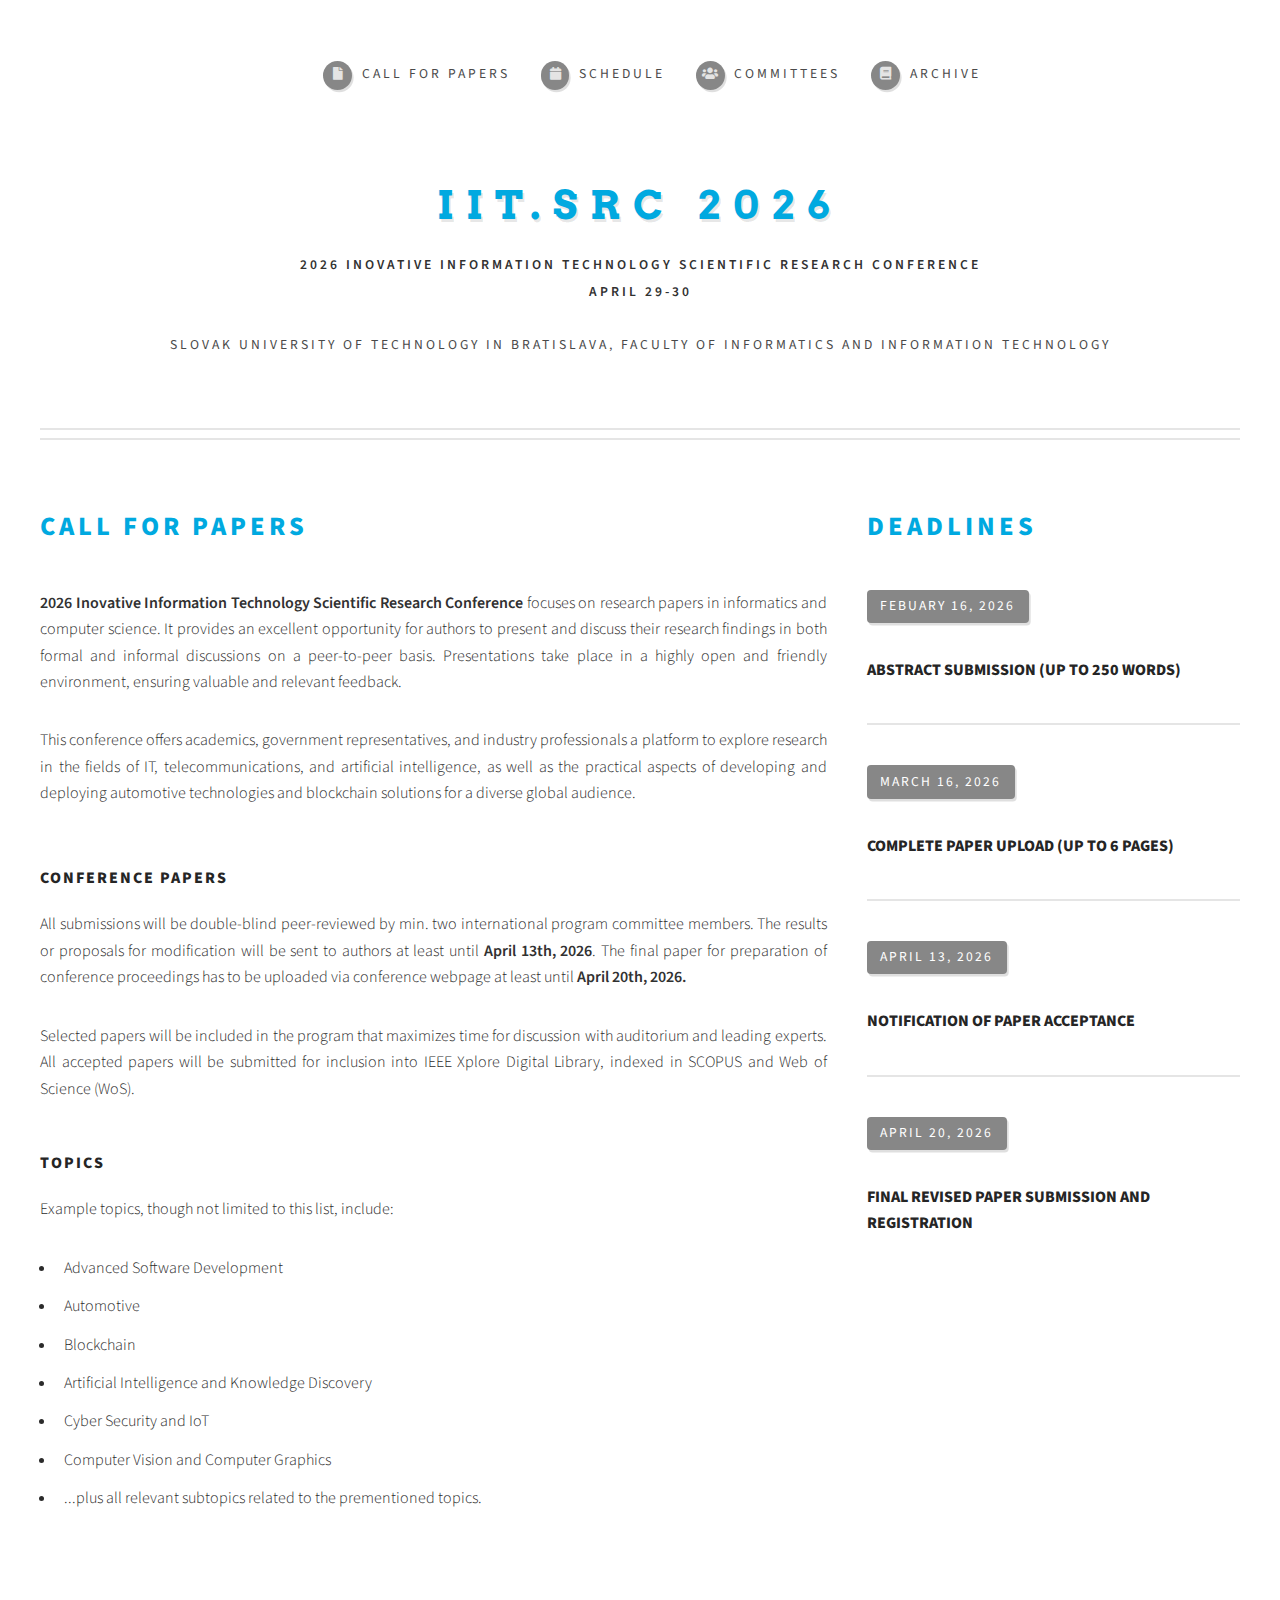
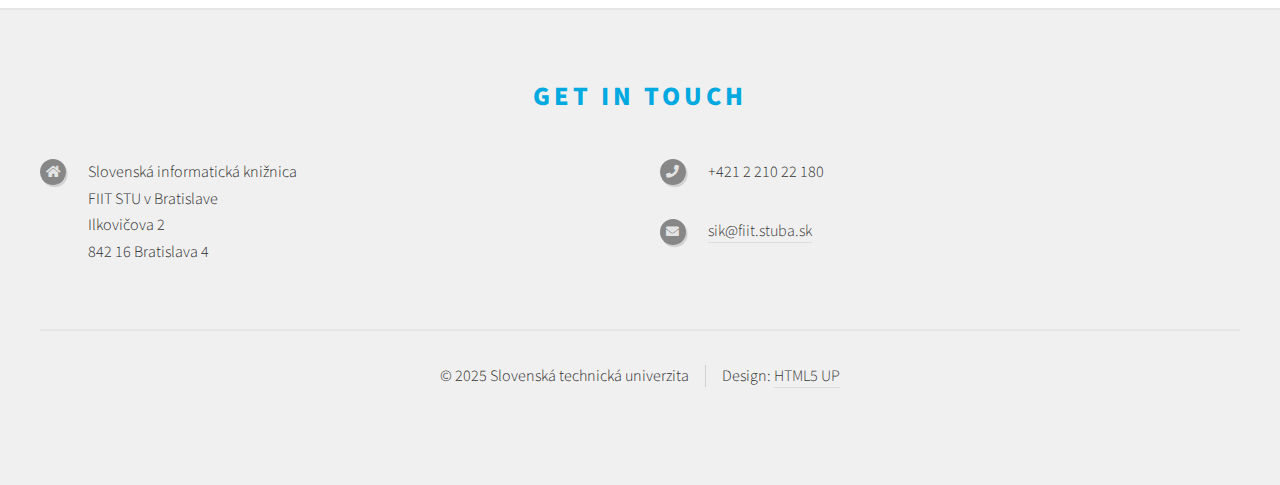
<file: index.html>
<!DOCTYPE HTML>
<!--
	Strongly Typed by HTML5 UP
	html5up.net | @ajlkn
	Free for personal and commercial use under the CCA 3.0 license (html5up.net/license)
-->
<html>
	<head>
		<title>IIT.SRC 2026</title>
		<meta charset="utf-8" />
		<meta name="viewport" content="width=device-width, initial-scale=1, user-scalable=no" />
		<link rel="stylesheet" href="assets/css/main.css" />
	</head>
	<body class="homepage is-preload">
		<div id="page-wrapper">

			<!-- Header -->
				<section id="header">
					<div class="container">

						<!-- Logo -->
						<h1 id="logo"><a href="index.html">IIT.SRC 2026</a></h1>
						<p>
							<strong>2026 Inovative Information Technology Scientific Research Conference<br>April 29-30</strong><br><br>
							Slovak University of Technology in Bratislava, 
							Faculty of Informatics and Information Technology
						</p>

						<!-- Nav -->
							<nav id="nav">
								<ul>
									<li><a class="icon solid fa-file" href="index.html"><span>Call for papers</span></a></li>
									<li><a class="icon solid fa-calendar" href="schedule.html"><span>Schedule</span></a></li>
									<li><a class="icon solid fa-users" href="members.html"><span>Committees</span></a></li>
									<li><a class="icon solid fa-book" href="archive.html"><span>Archive</span></a></li>
								</ul>
							</nav>
					</div>
				</section>

			

			<!-- Main -->
				<section id="main">
					<div class="container">
						<div class="row">

							<!-- Content -->
								<div id="content" class="col-8 col-12-medium">

										<article class="box post">
											<header>
												<h2>Call for papers</h2>
											</header>
											<p>
												<strong>2026 Inovative Information Technology Scientific Research Conference</strong> focuses on research papers in informatics and computer science. It provides an excellent opportunity for authors to present and discuss their research findings in both formal and informal discussions on a peer-to-peer basis. Presentations take place in a highly open and friendly environment, ensuring valuable and relevant feedback.
											</p>
											<p>
												This conference offers academics, government representatives, and industry professionals a platform to explore research in the fields of IT, telecommunications, and artificial intelligence, as well as the practical aspects of developing and deploying automotive technologies and blockchain solutions for a diverse global audience.
											</p>
											<br>
											<section>
												<h3>Conference papers</h3>
												<p>All submissions will be double-blind peer-reviewed by min. two international program committee members. The results or proposals for modification will be sent to authors at least until <strong>April 13th, 2026</strong>. The final paper for preparation of conference proceedings has to be uploaded via conference webpage at least until <strong>April 20th, 2026.</strong></p>
												<p>Selected papers will be included in the program that maximizes time for discussion with auditorium and  leading experts.
													All accepted papers will be submitted for inclusion into IEEE Xplore Digital Library, indexed in SCOPUS and Web of Science (WoS).
													</p>
											</section>
											<section>
												<h3>Topics</h3>
												<p>Example topics, though not limited to this list, include:
													<ul>
														<li>Advanced Software Development</li>
														<li>Automotive</li>
														<li>Blockchain</li>
														<li>Artificial Intelligence and Knowledge Discovery</li>
														<li>Cyber Security and IoT</li>
														<li>Computer Vision and Computer Graphics</li>
														<li>...plus all relevant subtopics related to the prementioned topics.</li>
													</ul>
													</p>
											</section>
										</article>

								</div>

							<!-- Sidebar -->
								<div id="sidebar" class="col-4 col-12-medium">

									<!-- Excerpts -->
									<section>
										<h2>Deadlines</h2>
										<ul class="divided">
											<li>
												<article class="box excerpt">
													<header>
														<span class="date" >Febuary 16, 2026</span>
														<h4>Abstract Submission (up to 250 words)</h4>
													</header>
												</article>
											</li>
											<li>
												<article class="box excerpt">
													<header>
														<span class="date">March 16, 2026</span>
														<h4>Complete Paper Upload (up to 6 pages)</h4>
													</header>
												</article>
											</li>
											<li>
												<article class="box excerpt">
													<header>
														<span class="date">April 13, 2026</span>
														<h4>Notification of Paper Acceptance</h4>
													</header>
												</article>
											</li>
											<li>
												<article class="box excerpt">
													<header>
														<span class="date">April 20, 2026</span>
														<h4>Final Revised Paper Submission and Registration</h4>
													</header>
												</article>
											</li>
										</ul>
									</section>

									

								</div>

						</div>
					</div>
				</section>

			<!-- Footer -->
				<section id="footer">
					<div class="container">
						<header>
							<h2>Get in touch</h2>
						</header>
						<div class="align-items-center justify-content-center">
							<section>
								<div class="row">
									<div class="col-6 col-12-small">
										<ul class="icons">
											<li class="icon solid fa-home">
												Slovenská informatická knižnica<br>
												FIIT STU v Bratislave<br>
												Ilkovičova 2<br>
												842 16 Bratislava 4
											</li>
											
										</ul>
									</div>
									<div class="col-6 col-12-small">
										<ul class="icons">
											<li class="icon solid fa-phone">
												+421 2 210 22 180
											</li>
											<li class="icon solid fa-envelope">
												<a href="#">sik@fiit.stuba.sk</a>
											</li>
										</ul>
									</div>
								</div>
							</section>

						</div>
					</div>
					<div id="copyright" class="container">
						<ul class="links">
							<li>&copy; 2025 Slovenská technická univerzita</li><li>Design: <a href="http://html5up.net">HTML5 UP</a></li>
						</ul>
					</div>
				</section>

		</div>

		<!-- Scripts -->
			<script src="assets/js/jquery.min.js"></script>
			<script src="assets/js/jquery.dropotron.min.js"></script>
			<script src="assets/js/browser.min.js"></script>
			<script src="assets/js/breakpoints.min.js"></script>
			<script src="assets/js/util.js"></script>
			<script src="assets/js/main.js"></script>

	</body>
</html>
</file>
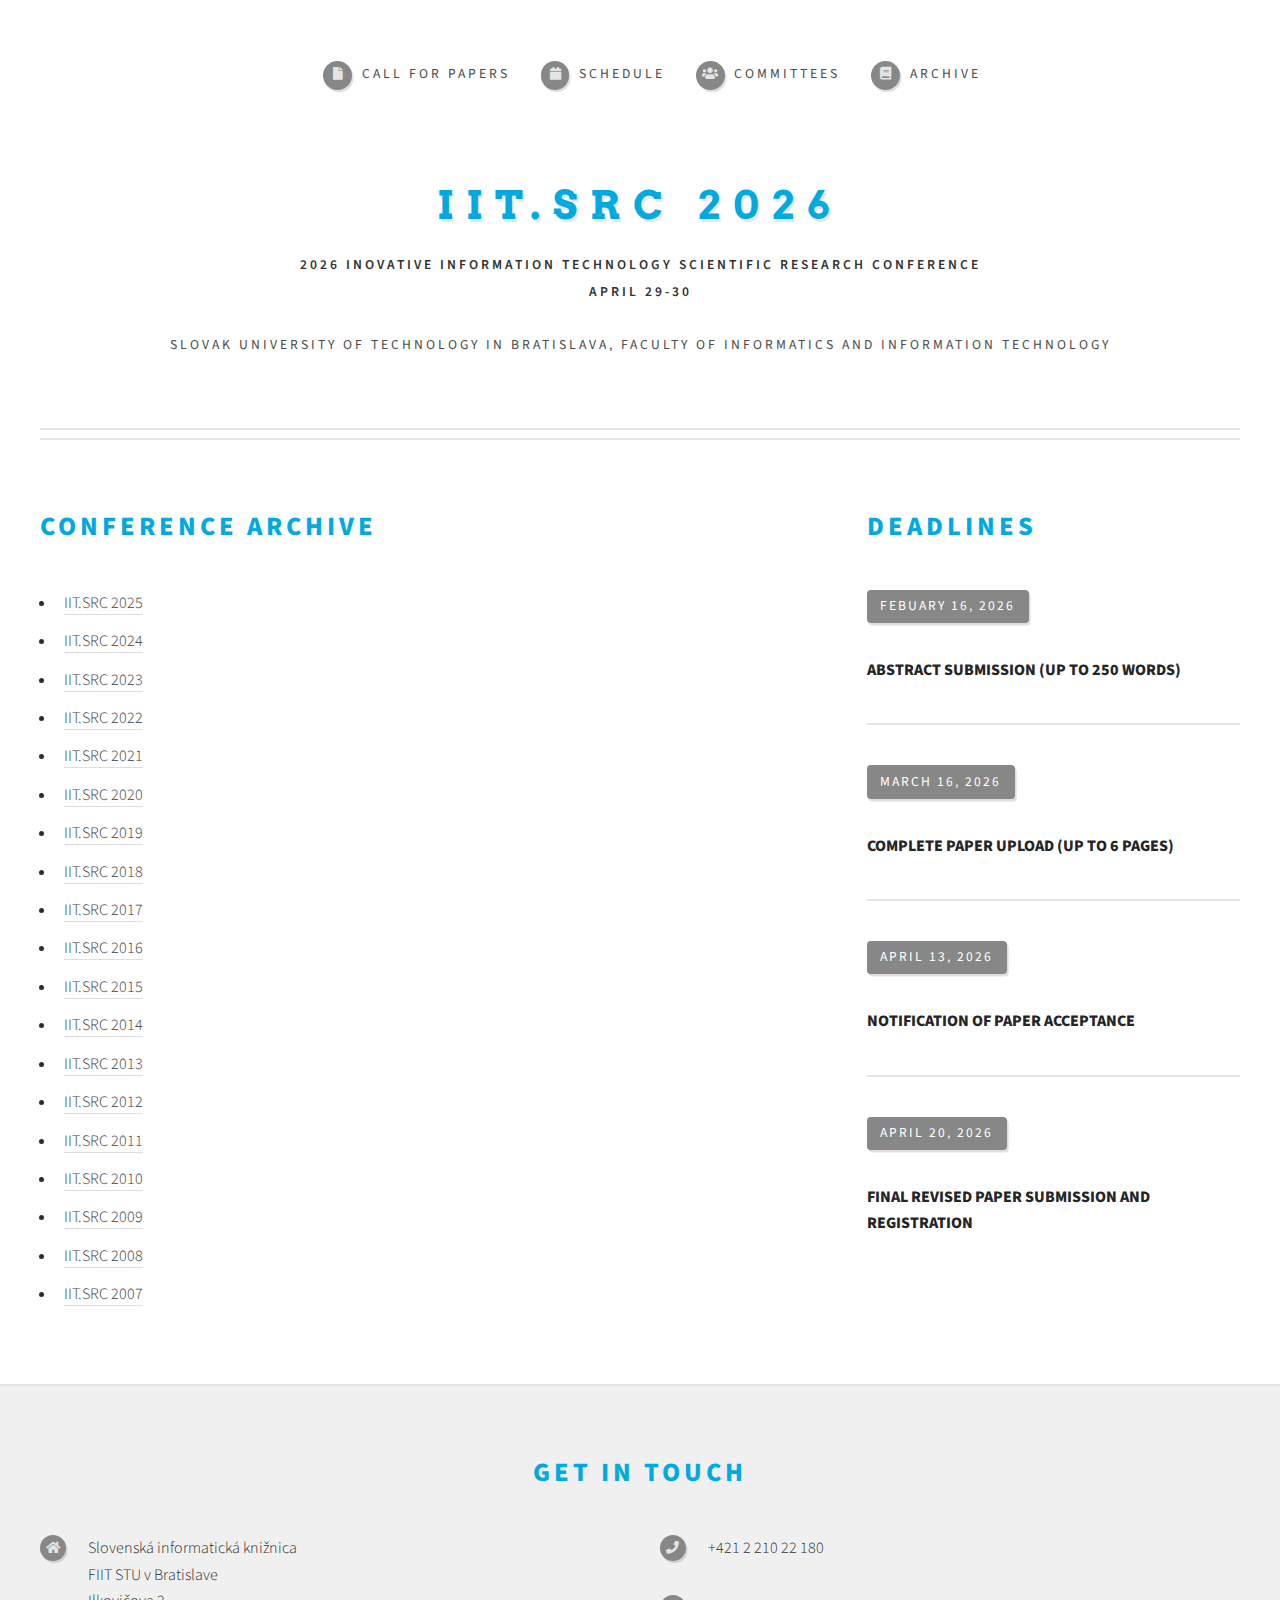
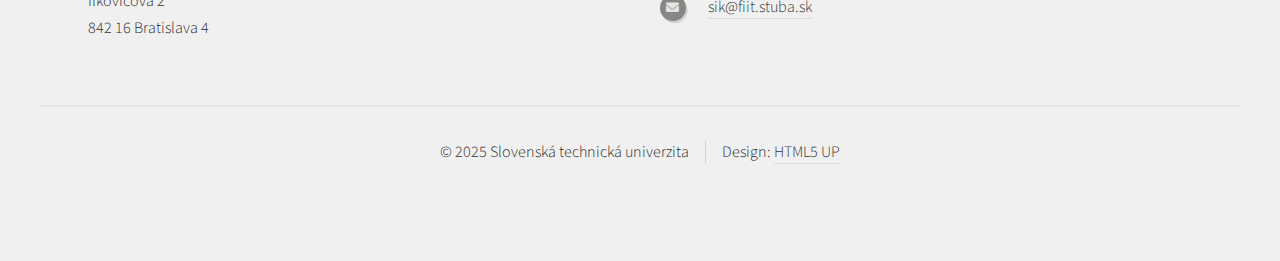
<file: archive.html>
<!DOCTYPE HTML>
<!--
	Strongly Typed by HTML5 UP
	html5up.net | @ajlkn
	Free for personal and commercial use under the CCA 3.0 license (html5up.net/license)
-->
<html>
	<head>
		<title>IIT.SRC 2026</title>
		<meta charset="utf-8" />
		<meta name="viewport" content="width=device-width, initial-scale=1, user-scalable=no" />
		<link rel="stylesheet" href="assets/css/main.css" />
	</head>
	<body class="homepage is-preload">
		<div id="page-wrapper">

			<!-- Header -->
				<section id="header">
					<div class="container">

						<!-- Logo -->
							<h1 id="logo"><a href="index.html">IIT.SRC 2026</a></h1>
							<p>
								<strong>2026 Inovative Information Technology Scientific Research Conference<br>April 29-30</strong><br><br>
								Slovak University of Technology in Bratislava, 
								Faculty of Informatics and Information Technology
							</p>

						<!-- Nav -->
							<nav id="nav">
								<ul>
									<li><a class="icon solid fa-file" href="index.html"><span>Call for papers</span></a></li>
									<li><a class="icon solid fa-calendar" href="schedule.html"><span>Schedule</span></a></li>
									<li><a class="icon solid fa-users" href="members.html"><span>Committees</span></a></li>
									<li><a class="icon solid fa-book" href="archive.html"><span>Archive</span></a></li>
								</ul>
							</nav>
					</div>
				</section>

			
			<!-- Main -->
				<section id="main">
					<div class="container">
						<div class="row">

								<div id="content" class="col-8 col-12-medium">

										<article class="box post">
											<header>
												<h2>Conference archive</h2>
											</header>
											
											<ul>
												<li><a href="https://www.fiit.stuba.sk/iit-src2025.html?page_id=1711">IIT.SRC 2025</a></li>
												<li><a href="https://www.fiit.stuba.sk/iit-src2024.html?page_id=6648">IIT.SRC 2024</a></li>
												<li><a href="https://www.fiit.stuba.sk/iit-src2023.html?page_id=4933">IIT.SRC 2023</a></li>
												<li><a href="https://www.fiit.stuba.sk/iit-src2022.html?page_id=6127">IIT.SRC 2022</a></li>
												<li><a href="https://www.fiit.stuba.sk/iit-src2021.html?page_id=5899">IIT.SRC 2021</a></li>
												<li><a href="https://www.fiit.stuba.sk/iit-src2020.html?page_id=5646">IIT.SRC 2020</a></li>
												<li><a href="https://www.fiit.stuba.sk/iit-src2019.html?page_id=4950">IIT.SRC 2019</a></li>
												<li><a href="https://www.fiit.stuba.sk/iit-src2018.html?page_id=5155">IIT.SRC 2018</a></li>
												<li><a href="https://www.fiit.stuba.sk/iit-src2017.html?page_id=4825">IIT.SRC 2017</a></li>
												<li><a href="https://www.fiit.stuba.sk/iit-src2016.html?page_id=4422">IIT.SRC 2016</a></li>
												<li><a href="https://www.fiit.stuba.sk/iit-src2015.html?page_id=4320">IIT.SRC 2015</a></li>
												<li><a href="https://www.fiit.stuba.sk/iit-src2014.html?page_id=4070">IIT.SRC 2014</a></li>
												<li><a href="https://www.fiit.stuba.sk/iit-src2013.html?page_id=3786">IIT.SRC 2013</a></li>
												<li><a href="https://www.fiit.stuba.sk/iit-src2012.html?page_id=3529">IIT.SRC 2012</a></li>
												<li><a href="https://www.fiit.stuba.sk/iit-src2011.html?page_id=2606">IIT.SRC 2011</a></li>
												<li><a href="https://www.fiit.stuba.sk/iit.src-2010.html?page_id=1895">IIT.SRC 2010</a></li>
												<li><a href="https://www.fiit.stuba.sk/iit-src2009.html?page_id=2890">IIT.SRC 2009</a></li>
												<li><a href="https://www.fiit.stuba.sk/iit-src2008.html?page_id=2610">IIT.SRC 2008</a></li>
												<li><a href="https://www.fiit.stuba.sk/iit-src2007.html?page_id=2603">IIT.SRC 2007</a></li>
											</ul>
											
										</article>

								</div>

							<!-- Sidebar -->
								<div id="sidebar" class="col-4 col-12-medium">

									<!-- Excerpts -->
									<section>
										<h2>Deadlines</h2>
										<ul class="divided">
											<li>
												<article class="box excerpt">
													<header>
														<span class="date" >Febuary 16, 2026</span>
														<h4>Abstract Submission (up to 250 words)</h4>
													</header>
												</article>
											</li>
											<li>
												<article class="box excerpt">
													<header>
														<span class="date">March 16, 2026</span>
														<h4>Complete Paper Upload (up to 6 pages)</h4>
													</header>
												</article>
											</li>
											<li>
												<article class="box excerpt">
													<header>
														<span class="date">April 13, 2026</span>
														<h4>Notification of Paper Acceptance</h4>
													</header>
												</article>
											</li>
											<li>
												<article class="box excerpt">
													<header>
														<span class="date">April 20, 2026</span>
														<h4>Final Revised Paper Submission and Registration</h4>
													</header>
												</article>
											</li>
										</ul>
									</section>

									

								</div>

						</div>
					</div>
				</section>

			<!-- Footer -->
				<section id="footer">
					<div class="container">
						<header>
							<h2>Get in touch</strong></h2>
						</header>
						<div class="align-items-center justify-content-center">
							<section>
								<div class="row">
									<div class="col-6 col-12-small">
										<ul class="icons">
											<li class="icon solid fa-home">
												Slovenská informatická knižnica<br>
												FIIT STU v Bratislave<br>
												Ilkovičova 2<br>
												842 16 Bratislava 4
											</li>
											
										</ul>
									</div>
									<div class="col-6 col-12-small">
										<ul class="icons">
											<li class="icon solid fa-phone">
												+421 2 210 22 180
											</li>
											<li class="icon solid fa-envelope">
												<a href="#">sik@fiit.stuba.sk</a>
											</li>
										</ul>
									</div>
								</div>
							</section>
						</div>
					</div>
					<div id="copyright" class="container">
						<ul class="links">
							<li>&copy; 2025 Slovenská technická univerzita</li><li>Design: <a href="http://html5up.net">HTML5 UP</a></li>
						</ul>
					</div>
				</section>

		</div>

		<!-- Scripts -->
			<script src="assets/js/jquery.min.js"></script>
			<script src="assets/js/jquery.dropotron.min.js"></script>
			<script src="assets/js/browser.min.js"></script>
			<script src="assets/js/breakpoints.min.js"></script>
			<script src="assets/js/util.js"></script>
			<script src="assets/js/main.js"></script>

	</body>
</html>
</file>
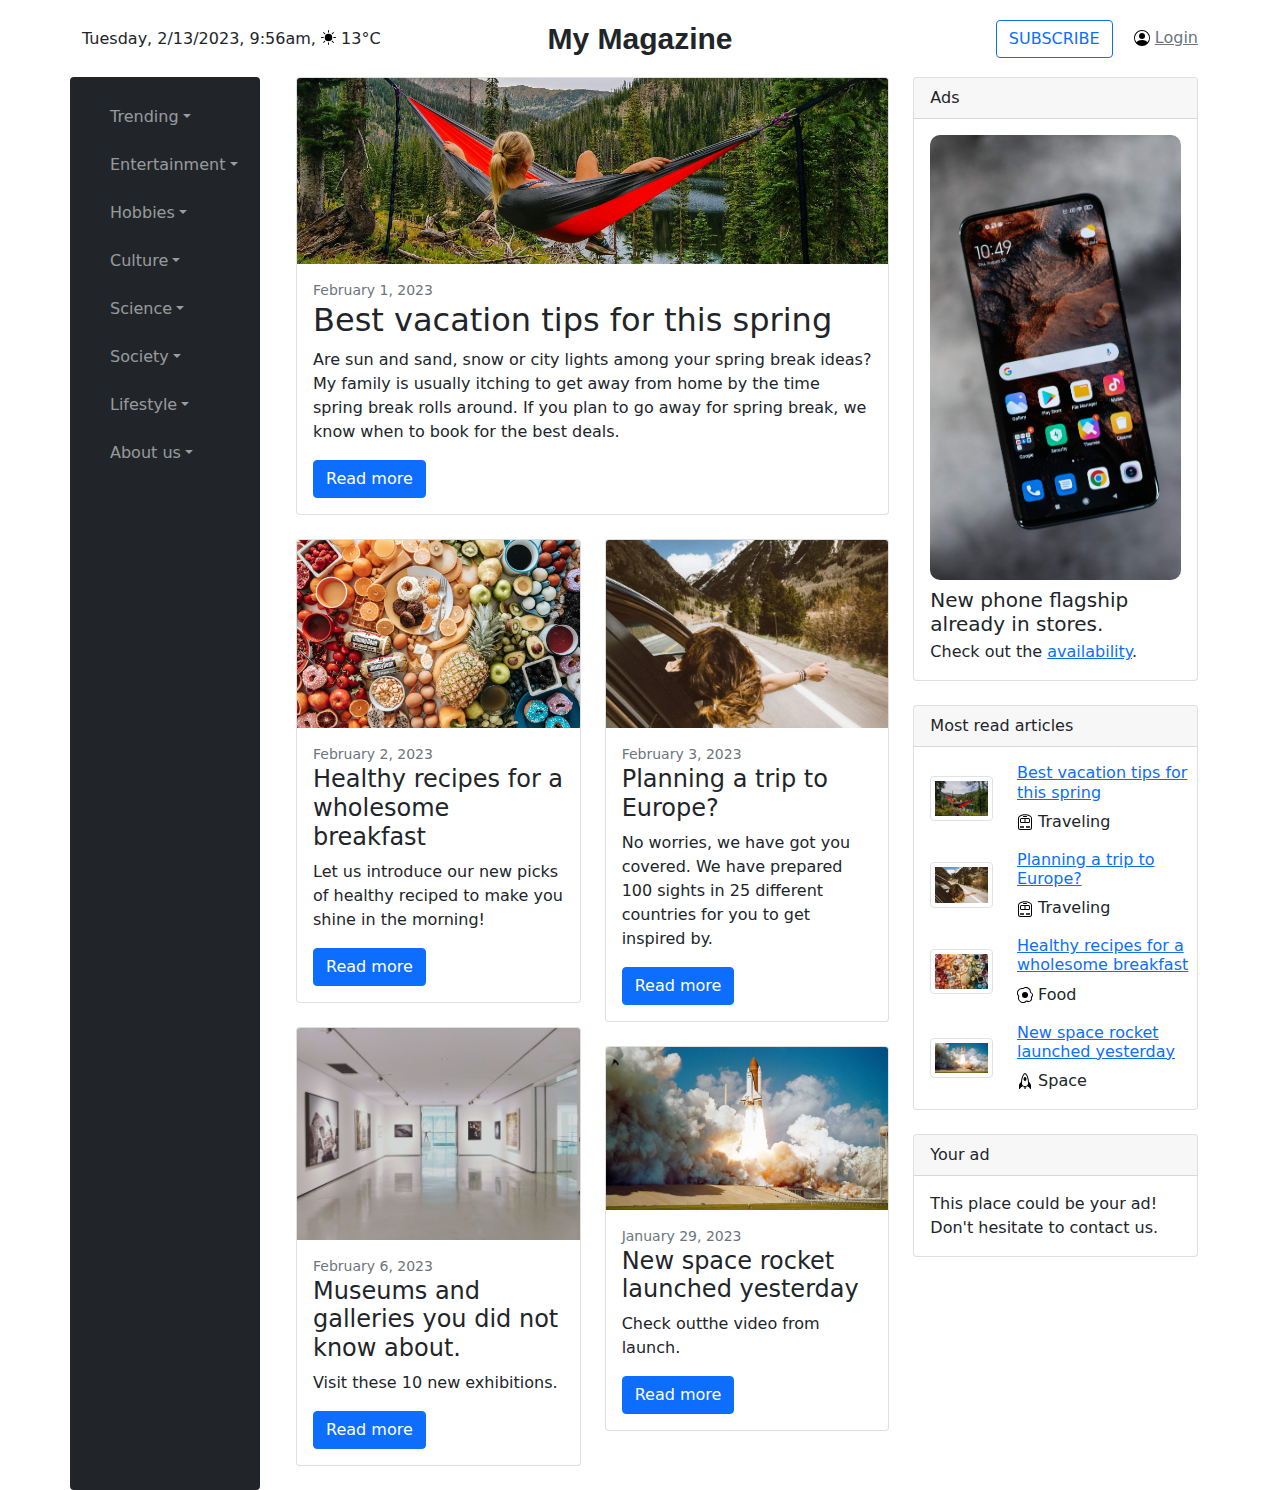
<file: left-hover.html>
<!DOCTYPE html>
<html>
<head>
    <meta charset="utf-8" />
    <meta name="viewport" content="width=device-width, initial-scale=1, shrink-to-fit=no" />
    <meta name="description" content="" />
    <meta name="author" content="" />
    <title>Life Magazine</title>
    <link rel="icon" type="image/x-icon" href="assets/favicon.ico" />
    <link href="bootstrap-5.0.2-dist/css/bootstrap.min.css" rel="stylesheet">
    <style>
        body main, .custom-submenu{
            position: relative;
        }
        .custom-submenu .dropdown-menu {
            top: 0;
            left: 99%;
            margin-top: 0px;
        }
        .custom-submenu .dropdown-toggle:after {
            transform: rotate(-90deg);
        }
        .dropdown:hover > .dropdown-menu {
            display: block;
            margin-top: 0;
            }
        ul.navbar-nav {
            flex-direction: column !important;
            justify-content: baseline;
        }
        nav {
            align-items: flex-start !important;
            height: auto !important;
        }
        .dropdown {
            position: relative;
        }
        .dropdown a {
            line-height: 2;
        }
        .dropdown-menu {
            top: 0 !important;
            left: 99% !important;
            margin-top: 0px !important;
        }
        main#includeMain > div.container {
            padding-right: 0;
        }
        li > a:hover {
            text-decoration: underline;
        }
    </style>
</head>
<body>

    <header class="container">
        <div class="row flex-nowrap justify-content-between align-items-center py-3">
            <div class="col-9 col-md-4 ">Tuesday, 2/13/2023, 9:56am,  <img src="assets/brightness-high-fill.svg" style="width: 15px; padding-bottom: 3px;"> 13°C</div>
            <div class="col-4 text-center fw-bold d-none d-md-block" style="font-family: 'Franklin Gothic Medium', 'Arial Narrow', Arial, sans-serif; font-size: 30px;">My Magazine</div>
            <div class="col-3 col-md-4 text-end d-none d-md-block">
                <button class="btn btn-outline-primary me-3">SUBSCRIBE</button>
                <span class="d-none d-md-inline"><img src="assets/person-circle.svg" style="padding-bottom: 2px;"> <a class="link-secondary">Login</a></span>
            </div> 
        </div>
    </header>

    <div class="container">
        <div class="row">

            <nav class="container navbar navbar-expand navbar-dark bg-dark rounded col col-xl-2 col-lg-3 col-4 pt-3 ps-2">
                <div class="container">
                    <button class="navbar-toggler" type="button" data-bs-toggle="collapse" data-bs-target="#navbarSupportedContent" ><span class="navbar-toggler-icon"></span></button>
                    
                    <div class="collapse navbar-collapse " id="navbarSupportedContent">
                        <ul class="navbar-nav navbar-right">
                    
                            <!-- trending -->
                            <li class="nav-item dropdown">
                                <a class="nav-link dropdown-toggle" role="button" data-bs-toggle="dropdown" data-bs-auto-close="outside" id="trending">Trending</a>
                                <ul class="dropdown-menu">
                                    <li class="no-menu level-1">
                                        <a class="dropdown-item" role="button" data-bs-toggle="modal" href="#endModal"  id="trending->our-picks"><span>Our picks</span></a>
                                    </li>
                                    <li class="no-menu level-1">
                                        <a class="dropdown-item" role="button" data-bs-toggle="modal" href="#endModal"  id="trending->latest-articles"><span>Latest articles</span></a>
                                    </li>
                                    <li class="no-menu level-1">
                                        <a class="dropdown-item" role="button" data-bs-toggle="modal" href="#endModal"  id="trending->popular-articles"><span>Popular articles</span></a>
                                    </li>
                                </ul>
                            </li>
                    
                            <!-- entertainment -->
                            <li class="nav-item dropdown">
                                <a class="nav-link dropdown-toggle" role="button" data-bs-toggle="dropdown" data-bs-auto-close="outside" id="entertainment">Entertainment</a>
                                <ul class="dropdown-menu">
                                    <li class="dropdown custom-submenu level-1">
                                        <a class="dropdown-item dropdown-toggle" role="button" data-bs-toggle="dropdown" data-bs-auto-close="outside" id="entertainment->music"><span>Music</span></a>
                                        <ul class="dropdown-menu">
                                            <li class="no-menu level-2">
                                                <a class="dropdown-item" role="button" data-bs-toggle="modal" href="#endModal"  id="entertainment->music->charts"><span>Charts</span></a>
                                            </li>
                                            <li class="no-menu level-2">
                                                <a class="dropdown-item" role="button" data-bs-toggle="modal" href="#endModal"  id="entertainment->music->artists"><span>Artists</span></a>
                                            </li>
                                            <li class="no-menu level-2">
                                                <a class="dropdown-item" role="button" data-bs-toggle="modal" href="#endModal"  id="entertainment->music->reviews"><span>Reviews</span></a>
                                            </li>
                                            <li class="no-menu level-2">
                                                <a class="dropdown-item" role="button" data-bs-toggle="modal" href="#endModal"  id="entertainment->music->top-picks"><span>Top picks</span></a>
                                            </li>
                                            <li class="dropdown custom-submenu level-2">
                                                <a class="dropdown-item dropdown-toggle" role="button" data-bs-toggle="dropdown" data-bs-auto-close="outside" id="entertainment->music->genres"><span>Genres</span></a>
                                                <ul class="dropdown-menu">
                                                    <li class="no-menu level-3">
                                                        <a class="dropdown-item" role="button" data-bs-toggle="modal" href="#endModal"  id="entertainment->music->genres->classical"><span>Classical</span></a>
                                                    </li>
                                                    <li class="no-menu level-3">
                                                        <a class="dropdown-item" role="button" data-bs-toggle="modal" href="#endModal"  id="entertainment->music->genres->popular"><span>Popular</span></a>
                                                    </li>
                                                    <li class="no-menu level-3">
                                                        <a class="dropdown-item" role="button" data-bs-toggle="modal" href="#endModal"  id="entertainment->music->genres->rock"><span>Rock</span></a>
                                                    </li>
                                                    <li class="no-menu level-3">
                                                        <a class="dropdown-item" role="button" data-bs-toggle="modal" href="#endModal"  id="entertainment->music->genres->electronic"><span>Electronic</span></a>
                                                    </li>
                                                    <li class="no-menu level-3">
                                                        <a class="dropdown-item" role="button" data-bs-toggle="modal" href="#endModal"  id="entertainment->music->genres->jazz"><span>Jazz</span></a>
                                                    </li>
                                                    <li class="no-menu level-3">
                                                        <a class="dropdown-item" role="button" data-bs-toggle="modal" href="#endModal"  id="entertainment->music->genres->hip-hop"><span>Hip-hop</span></a>
                                                    </li>
                                                </ul>
                                            </li>
                                            <li class="no-menu level-2">
                                                <a class="dropdown-item" role="button" data-bs-toggle="modal" href="#endModal"  id="entertainment->music->concerts"><span>Concerts</span></a>
                                            </li>
                                        </ul>
                                    </li>
                                    <li class="dropdown custom-submenu level-1">
                                        <a class="dropdown-item dropdown-toggle" role="button" data-bs-toggle="dropdown" data-bs-auto-close="outside" id="entertainment->literature"><span>Literature</span></a>
                                        <ul class="dropdown-menu">
                                            <li class="no-menu level-2">
                                                <a class="dropdown-item" role="button" data-bs-toggle="modal" href="#endModal"  id="entertainment->literature->reviews"><span>Reviews</span></a>
                                            </li>
                                            <li class="no-menu level-2">
                                                <a class="dropdown-item" role="button" data-bs-toggle="modal" href="#endModal"  id="entertainment->literature->nonfiction"><span>Nonfiction</span></a>
                                            </li>
                                            <li class="dropdown custom-submenu level-2">
                                                <a class="dropdown-item dropdown-toggle" role="button" data-bs-toggle="dropdown" data-bs-auto-close="outside" id="entertainment->literature->fiction"><span>Fiction</span></a>
                                                <ul class="dropdown-menu">
                                                    <li class="no-menu level-3">
                                                        <a class="dropdown-item" role="button" data-bs-toggle="modal" href="#endModal"  id="entertainment->literature->fiction->science-fiction"><span>Science fiction</span></a>
                                                    </li>
                                                    <li class="no-menu level-3">
                                                        <a class="dropdown-item" role="button" data-bs-toggle="modal" href="#endModal"  id="entertainment->literature->fiction->fantasy"><span>Fantasy</span></a>
                                                    </li>
                                                    <li class="no-menu level-3">
                                                        <a class="dropdown-item" role="button" data-bs-toggle="modal" href="#endModal"  id="entertainment->literature->fiction->adventure"><span>Adventure</span></a>
                                                    </li>
                                                    <li class="no-menu level-3">
                                                        <a class="dropdown-item" role="button" data-bs-toggle="modal" href="#endModal"  id="entertainment->literature->fiction->horror"><span>Horror</span></a>
                                                    </li>
                                                    <li class="no-menu level-3">
                                                        <a class="dropdown-item" role="button" data-bs-toggle="modal" href="#endModal"  id="entertainment->literature->fiction->mystery"><span>Mystery</span></a>
                                                    </li>
                                                </ul>
                                            </li>
                                            <li class="no-menu level-2">
                                                <a class="dropdown-item" role="button" data-bs-toggle="modal" href="#endModal"  id="entertainment->literature->poetry"><span>Poetry</span></a>
                                            </li>
                                            <li class="no-menu level-2">
                                                <a class="dropdown-item" role="button" data-bs-toggle="modal" href="#endModal"  id="entertainment->literature->for-children"><span>For children</span></a>
                                            </li>
                                        </ul>
                                    </li>
                                    <li class="dropdown custom-submenu level-1">
                                        <a class="dropdown-item dropdown-toggle" role="button" data-bs-toggle="dropdown" data-bs-auto-close="outside" id="entertainment->films"><span>Films</span></a>
                                        <ul class="dropdown-menu">
                                            <li class="no-menu level-2">
                                                <a class="dropdown-item" role="button" data-bs-toggle="modal" href="#endModal"  id="entertainment->films->upcoming-releases"><span>Upcoming releases</span></a>
                                            </li>
                                            <li class="no-menu level-2">
                                                <a class="dropdown-item" role="button" data-bs-toggle="modal" href="#endModal"  id="entertainment->films->reviews"><span>Reviews</span></a>
                                            </li>
                                            <li class="dropdown custom-submenu level-2">
                                                <a class="dropdown-item dropdown-toggle" role="button" data-bs-toggle="dropdown" data-bs-auto-close="outside" id="entertainment->films->genres"><span>Genres</span></a>
                                                <ul class="dropdown-menu">
                                                    <li class="no-menu level-3">
                                                        <a class="dropdown-item" role="button" data-bs-toggle="modal" href="#endModal"  id="entertainment->films->genres->science-fiction"><span>Science fiction</span></a>
                                                    </li>
                                                    <li class="no-menu level-3">
                                                        <a class="dropdown-item" role="button" data-bs-toggle="modal" href="#endModal"  id="entertainment->films->genres->fantasy"><span>Fantasy</span></a>
                                                    </li>
                                                    <li class="no-menu level-3">
                                                        <a class="dropdown-item" role="button" data-bs-toggle="modal" href="#endModal"  id="entertainment->films->genres->adventure"><span>Adventure</span></a>
                                                    </li>
                                                    <li class="no-menu level-3">
                                                        <a class="dropdown-item" role="button" data-bs-toggle="modal" href="#endModal"  id="entertainment->films->genres->nonfiction"><span>Nonfiction</span></a>
                                                    </li>
                                                    <li class="no-menu level-3">
                                                        <a class="dropdown-item" role="button" data-bs-toggle="modal" href="#endModal"  id="entertainment->films->genres->mystery"><span>Mystery</span></a>
                                                    </li>
                                                    <li class="no-menu level-3">
                                                        <a class="dropdown-item" role="button" data-bs-toggle="modal" href="#endModal"  id="entertainment->films->genres->action"><span>Action</span></a>
                                                    </li>
                                                    <li class="no-menu level-3">
                                                        <a class="dropdown-item" role="button" data-bs-toggle="modal" href="#endModal"  id="entertainment->films->genres->comedy"><span>Comedy</span></a>
                                                    </li>
                                                    <li class="no-menu level-3">
                                                        <a class="dropdown-item" role="button" data-bs-toggle="modal" href="#endModal"  id="entertainment->films->genres->horror"><span>Horror</span></a>
                                                    </li>
                                                    <li class="no-menu level-3">
                                                        <a class="dropdown-item" role="button" data-bs-toggle="modal" href="#endModal"  id="entertainment->films->genres->musicals"><span>Musicals</span></a>
                                                    </li>
                                                    <li class="no-menu level-3">
                                                        <a class="dropdown-item" role="button" data-bs-toggle="modal" href="#endModal"  id="entertainment->films->genres->thriller"><span>Thriller</span></a>
                                                    </li>
                                                    <li class="no-menu level-3">
                                                        <a class="dropdown-item" role="button" data-bs-toggle="modal" href="#endModal"  id="entertainment->films->genres->documentary"><span>Documentary</span></a>
                                                    </li>
                                                </ul>
                                            </li>
                                            <li class="no-menu level-2">
                                                <a class="dropdown-item" role="button" data-bs-toggle="modal" href="#endModal"  id="entertainment->films->interviews"><span>Interviews</span></a>
                                            </li>
                                            <li class="no-menu level-2">
                                                <a class="dropdown-item" role="button" data-bs-toggle="modal" href="#endModal"  id="entertainment->films->directors"><span>Directors</span></a>
                                            </li>
                                            <li class="no-menu level-2">
                                                <a class="dropdown-item" role="button" data-bs-toggle="modal" href="#endModal"  id="entertainment->films->awards"><span>Awards</span></a>
                                            </li>
                                            <li class="no-menu level-2">
                                                <a class="dropdown-item" role="button" data-bs-toggle="modal" href="#endModal"  id="entertainment->films->festivals"><span>Festivals</span></a>
                                            </li>
                                            <li class="no-menu level-2">
                                                <a class="dropdown-item" role="button" data-bs-toggle="modal" href="#endModal"  id="entertainment->films->trailers"><span>Trailers</span></a>
                                            </li>
                                            <li class="no-menu level-2">
                                                <a class="dropdown-item" role="button" data-bs-toggle="modal" href="#endModal"  id="entertainment->films->popular-actors"><span>Popular actors</span></a>
                                            </li>
                                        </ul>
                                    </li>
                                    <li class="dropdown custom-submenu level-1">
                                        <a class="dropdown-item dropdown-toggle" role="button" data-bs-toggle="dropdown" data-bs-auto-close="outside" id="entertainment->tv-shows"><span>TV shows</span></a>
                                        <ul class="dropdown-menu">
                                            <li class="no-menu level-2">
                                                <a class="dropdown-item" role="button" data-bs-toggle="modal" href="#endModal"  id="entertainment->tv-shows->top-rated"><span>Top rated</span></a>
                                            </li>
                                            <li class="no-menu level-2">
                                                <a class="dropdown-item" role="button" data-bs-toggle="modal" href="#endModal"  id="entertainment->tv-shows->awards"><span>Awards</span></a>
                                            </li>
                                            <li class="no-menu level-2">
                                                <a class="dropdown-item" role="button" data-bs-toggle="modal" href="#endModal"  id="entertainment->tv-shows->reality-shows"><span>Reality shows</span></a>
                                            </li>
                                            <li class="no-menu level-2">
                                                <a class="dropdown-item" role="button" data-bs-toggle="modal" href="#endModal"  id="entertainment->tv-shows->game-shows"><span>Game shows</span></a>
                                            </li>
                                        </ul>
                                    </li>
                                    <li class="dropdown custom-submenu level-1">
                                        <a class="dropdown-item dropdown-toggle" role="button" data-bs-toggle="dropdown" data-bs-auto-close="outside" id="entertainment->games"><span>Games</span></a>
                                        <ul class="dropdown-menu">
                                            <li class="no-menu level-2">
                                                <a class="dropdown-item" role="button" data-bs-toggle="modal" href="#endModal"  id="entertainment->games->board-games"><span>Board games</span></a>
                                            </li>
                                            <li class="no-menu level-2">
                                                <a class="dropdown-item" role="button" data-bs-toggle="modal" href="#endModal"  id="entertainment->games->computer-games"><span>Computer games</span></a>
                                            </li>
                                            <li class="no-menu level-2">
                                                <a class="dropdown-item" role="button" data-bs-toggle="modal" href="#endModal"  id="entertainment->games->virtual-reality"><span>Virtual reality</span></a>
                                            </li>
                                            <li class="no-menu level-2">
                                                <a class="dropdown-item" role="button" data-bs-toggle="modal" href="#endModal"  id="entertainment->games->top-picks"><span>Top picks</span></a>
                                            </li>
                                            <li class="no-menu level-2">
                                                <a class="dropdown-item" role="button" data-bs-toggle="modal" href="#endModal"  id="entertainment->games->game-reviews"><span>Game reviews</span></a>
                                            </li>
                                        </ul>
                                    </li>
                                    <li class="dropdown custom-submenu level-1">
                                        <a class="dropdown-item dropdown-toggle" role="button" data-bs-toggle="dropdown" data-bs-auto-close="outside" id="entertainment->cinema"><span>Cinema</span></a>
                                        <ul class="dropdown-menu">
                                            <li class="no-menu level-2">
                                                <a class="dropdown-item" role="button" data-bs-toggle="modal" href="#endModal"  id="entertainment->cinema->blockbuster-movies"><span>Blockbuster movies</span></a>
                                            </li>
                                            <li class="no-menu level-2">
                                                <a class="dropdown-item" role="button" data-bs-toggle="modal" href="#endModal"  id="entertainment->cinema->cinemas-near-you"><span>Cinemas near you</span></a>
                                            </li>
                                            <li class="no-menu level-2">
                                                <a class="dropdown-item" role="button" data-bs-toggle="modal" href="#endModal"  id="entertainment->cinema->top-picks"><span>Top picks</span></a>
                                            </li>
                                        </ul>
                                    </li>
                                </ul>
                            </li>
                    
                            <!-- hobbies -->
                            <li class="nav-item dropdown">
                                <a class="nav-link dropdown-toggle" role="button" data-bs-toggle="dropdown" data-bs-auto-close="outside" id="hobbies">Hobbies</a>
                                <ul class="dropdown-menu">
                                    <li class="dropdown custom-submenu level-1">
                                        <a class="dropdown-item dropdown-toggle" role="button" data-bs-toggle="dropdown" data-bs-auto-close="outside" id="hobbies->travel"><span>Travel</span></a>
                                        <ul class="dropdown-menu">
                                            <li class="no-menu level-2">
                                                <a class="dropdown-item" role="button" data-bs-toggle="modal" href="#endModal"  id="hobbies->travel->insurance"><span>Insurance</span></a>
                                            </li>
                                            <li class="no-menu level-2">
                                                <a class="dropdown-item" role="button" data-bs-toggle="modal" href="#endModal"  id="hobbies->travel->trip-planning"><span>Trip planning</span></a>
                                            </li>
                                            <li class="no-menu level-2">
                                                <a class="dropdown-item" role="button" data-bs-toggle="modal" href="#endModal"  id="hobbies->travel->budget"><span>Budget</span></a>
                                            </li>
                                            <li class="no-menu level-2">
                                                <a class="dropdown-item" role="button" data-bs-toggle="modal" href="#endModal"  id="hobbies->travel->culture-travelling"><span>Culture travelling</span></a>
                                            </li>
                                            <li class="no-menu level-2">
                                                <a class="dropdown-item" role="button" data-bs-toggle="modal" href="#endModal"  id="hobbies->travel->culinarytravelling"><span>Culinarytravelling</span></a>
                                            </li>
                                            <li class="dropdown custom-submenu level-2">
                                                <a class="dropdown-item dropdown-toggle" role="button" data-bs-toggle="dropdown" data-bs-auto-close="outside" id="hobbies->travel->destinations"><span>Destinations</span></a>
                                                <ul class="dropdown-menu">
                                                    <li class="no-menu level-3">
                                                        <a class="dropdown-item" role="button" data-bs-toggle="modal" href="#endModal"  id="hobbies->travel->destinations->europe"><span>Europe</span></a>
                                                    </li>
                                                    <li class="no-menu level-3">
                                                        <a class="dropdown-item" role="button" data-bs-toggle="modal" href="#endModal"  id="hobbies->travel->destinations->asia"><span>Asia</span></a>
                                                    </li>
                                                    <li class="no-menu level-3">
                                                        <a class="dropdown-item" role="button" data-bs-toggle="modal" href="#endModal"  id="hobbies->travel->destinations->africa"><span>Africa</span></a>
                                                    </li>
                                                </ul>
                                            </li>
                                            <li class="no-menu level-2">
                                                <a class="dropdown-item" role="button" data-bs-toggle="modal" href="#endModal"  id="hobbies->travel->tours"><span>Tours</span></a>
                                            </li>
                                            <li class="no-menu level-2">
                                                <a class="dropdown-item" role="button" data-bs-toggle="modal" href="#endModal"  id="hobbies->travel->historical-sights"><span>Historical sights</span></a>
                                            </li>
                                        </ul>
                                    </li>
                                    <li class="dropdown custom-submenu level-1">
                                        <a class="dropdown-item dropdown-toggle" role="button" data-bs-toggle="dropdown" data-bs-auto-close="outside" id="hobbies->sports"><span>Sports</span></a>
                                        <ul class="dropdown-menu">
                                            <li class="dropdown custom-submenu level-2">
                                                <a class="dropdown-item dropdown-toggle" role="button" data-bs-toggle="dropdown" data-bs-auto-close="outside" id="hobbies->sports->team-sports"><span>Team sports</span></a>
                                                <ul class="dropdown-menu">
                                                    <li class="no-menu level-3">
                                                        <a class="dropdown-item" role="button" data-bs-toggle="modal" href="#endModal"  id="hobbies->sports->team-sports->soccer-(football)"><span>Soccer (football)</span></a>
                                                    </li>
                                                    <li class="no-menu level-3">
                                                        <a class="dropdown-item" role="button" data-bs-toggle="modal" href="#endModal"  id="hobbies->sports->team-sports->basketball"><span>Basketball</span></a>
                                                    </li>
                                                    <li class="no-menu level-3">
                                                        <a class="dropdown-item" role="button" data-bs-toggle="modal" href="#endModal"  id="hobbies->sports->team-sports->baseball"><span>Baseball</span></a>
                                                    </li>
                                                    <li class="no-menu level-3">
                                                        <a class="dropdown-item" role="button" data-bs-toggle="modal" href="#endModal"  id="hobbies->sports->team-sports->volleyball"><span>Volleyball</span></a>
                                                    </li>
                                                    <li class="no-menu level-3">
                                                        <a class="dropdown-item" role="button" data-bs-toggle="modal" href="#endModal"  id="hobbies->sports->team-sports->ice-hockey"><span>Ice hockey</span></a>
                                                    </li>
                                                    <li class="no-menu level-3">
                                                        <a class="dropdown-item" role="button" data-bs-toggle="modal" href="#endModal"  id="hobbies->sports->team-sports->softball"><span>Softball</span></a>
                                                    </li>
                                                    <li class="no-menu level-3">
                                                        <a class="dropdown-item" role="button" data-bs-toggle="modal" href="#endModal"  id="hobbies->sports->team-sports->rugby"><span>Rugby</span></a>
                                                    </li>
                                                </ul>
                                            </li>
                                            <li class="dropdown custom-submenu level-2">
                                                <a class="dropdown-item dropdown-toggle" role="button" data-bs-toggle="dropdown" data-bs-auto-close="outside" id="hobbies->sports->individual-sports"><span>Individual sports</span></a>
                                                <ul class="dropdown-menu">
                                                    <li class="no-menu level-3">
                                                        <a class="dropdown-item" role="button" data-bs-toggle="modal" href="#endModal"  id="hobbies->sports->individual-sports->tennis"><span>Tennis</span></a>
                                                    </li>
                                                    <li class="no-menu level-3">
                                                        <a class="dropdown-item" role="button" data-bs-toggle="modal" href="#endModal"  id="hobbies->sports->individual-sports->athletics"><span>Athletics</span></a>
                                                    </li>
                                                    <li class="no-menu level-3">
                                                        <a class="dropdown-item" role="button" data-bs-toggle="modal" href="#endModal"  id="hobbies->sports->individual-sports->badminton"><span>Badminton</span></a>
                                                    </li>
                                                    <li class="no-menu level-3">
                                                        <a class="dropdown-item" role="button" data-bs-toggle="modal" href="#endModal"  id="hobbies->sports->individual-sports->bowling"><span>Bowling</span></a>
                                                    </li>
                                                    <li class="no-menu level-3">
                                                        <a class="dropdown-item" role="button" data-bs-toggle="modal" href="#endModal"  id="hobbies->sports->individual-sports->skiing"><span>Skiing</span></a>
                                                    </li>
                                                    <li class="no-menu level-3">
                                                        <a class="dropdown-item" role="button" data-bs-toggle="modal" href="#endModal"  id="hobbies->sports->individual-sports->golf"><span>Golf</span></a>
                                                    </li>
                                                    <li class="no-menu level-3">
                                                        <a class="dropdown-item" role="button" data-bs-toggle="modal" href="#endModal"  id="hobbies->sports->individual-sports->cycling"><span>Cycling</span></a>
                                                    </li>
                                                    <li class="no-menu level-3">
                                                        <a class="dropdown-item" role="button" data-bs-toggle="modal" href="#endModal"  id="hobbies->sports->individual-sports->figure-skating"><span>Figure Skating</span></a>
                                                    </li>
                                                    <li class="no-menu level-3">
                                                        <a class="dropdown-item" role="button" data-bs-toggle="modal" href="#endModal"  id="hobbies->sports->individual-sports->boxing"><span>Boxing</span></a>
                                                    </li>
                                                    <li class="no-menu level-3">
                                                        <a class="dropdown-item" role="button" data-bs-toggle="modal" href="#endModal"  id="hobbies->sports->individual-sports->swimming"><span>Swimming</span></a>
                                                    </li>
                                                    <li class="no-menu level-3">
                                                        <a class="dropdown-item" role="button" data-bs-toggle="modal" href="#endModal"  id="hobbies->sports->individual-sports->gymnastics"><span>Gymnastics</span></a>
                                                    </li>
                                                    <li class="no-menu level-3">
                                                        <a class="dropdown-item" role="button" data-bs-toggle="modal" href="#endModal"  id="hobbies->sports->individual-sports->snowboarding"><span>Snowboarding</span></a>
                                                    </li>
                                                </ul>
                                            </li>
                                            <li class="no-menu level-2">
                                                <a class="dropdown-item" role="button" data-bs-toggle="modal" href="#endModal"  id="hobbies->sports->olympics"><span>Olympics</span></a>
                                            </li>
                                            <li class="no-menu level-2">
                                                <a class="dropdown-item" role="button" data-bs-toggle="modal" href="#endModal"  id="hobbies->sports->world-championships"><span>World championships</span></a>
                                            </li>
                                            <li class="no-menu level-2">
                                                <a class="dropdown-item" role="button" data-bs-toggle="modal" href="#endModal"  id="hobbies->sports->athletics"><span>Athletics</span></a>
                                            </li>
                                        </ul>
                                    </li>
                                    <li class="dropdown custom-submenu level-1">
                                        <a class="dropdown-item dropdown-toggle" role="button" data-bs-toggle="dropdown" data-bs-auto-close="outside" id="hobbies->food"><span>Food</span></a>
                                        <ul class="dropdown-menu">
                                            <li class="no-menu level-2">
                                                <a class="dropdown-item" role="button" data-bs-toggle="modal" href="#endModal"  id="hobbies->food->restaurants"><span>Restaurants</span></a>
                                            </li>
                                            <li class="no-menu level-2">
                                                <a class="dropdown-item" role="button" data-bs-toggle="modal" href="#endModal"  id="hobbies->food->restaurant-reviews"><span>Restaurant reviews</span></a>
                                            </li>
                                            <li class="no-menu level-2">
                                                <a class="dropdown-item" role="button" data-bs-toggle="modal" href="#endModal"  id="hobbies->food->tips"><span>Tips</span></a>
                                            </li>
                                            <li class="no-menu level-2">
                                                <a class="dropdown-item" role="button" data-bs-toggle="modal" href="#endModal"  id="hobbies->food->recipes"><span>Recipes</span></a>
                                            </li>
                                            <li class="no-menu level-2">
                                                <a class="dropdown-item" role="button" data-bs-toggle="modal" href="#endModal"  id="hobbies->food->cooking"><span>Cooking</span></a>
                                            </li>
                                            <li class="no-menu level-2">
                                                <a class="dropdown-item" role="button" data-bs-toggle="modal" href="#endModal"  id="hobbies->food->baking"><span>Baking</span></a>
                                            </li>
                                            <li class="no-menu level-2">
                                                <a class="dropdown-item" role="button" data-bs-toggle="modal" href="#endModal"  id="hobbies->food->food-trends"><span>Food trends</span></a>
                                            </li>
                                            <li class="dropdown custom-submenu level-2">
                                                <a class="dropdown-item dropdown-toggle" role="button" data-bs-toggle="dropdown" data-bs-auto-close="outside" id="hobbies->food->regional-cuisine"><span>Regional cuisine</span></a>
                                                <ul class="dropdown-menu">
                                                    <li class="no-menu level-3">
                                                        <a class="dropdown-item" role="button" data-bs-toggle="modal" href="#endModal"  id="hobbies->food->regional-cuisine->vegan-recipes"><span>Vegan recipes</span></a>
                                                    </li>
                                                    <li class="no-menu level-3">
                                                        <a class="dropdown-item" role="button" data-bs-toggle="modal" href="#endModal"  id="hobbies->food->regional-cuisine->asian-cuisine"><span>Asian cuisine</span></a>
                                                    </li>
                                                    <li class="no-menu level-3">
                                                        <a class="dropdown-item" role="button" data-bs-toggle="modal" href="#endModal"  id="hobbies->food->regional-cuisine->mexican-cuisine"><span>Mexican cuisine</span></a>
                                                    </li>
                                                </ul>
                                            </li>
                                            <li class="no-menu level-2">
                                                <a class="dropdown-item" role="button" data-bs-toggle="modal" href="#endModal"  id="hobbies->food->street-food"><span>Street food</span></a>
                                            </li>
                                            <li class="no-menu level-2">
                                                <a class="dropdown-item" role="button" data-bs-toggle="modal" href="#endModal"  id="hobbies->food->beverages"><span>Beverages</span></a>
                                            </li>
                                            <li class="no-menu level-2">
                                                <a class="dropdown-item" role="button" data-bs-toggle="modal" href="#endModal"  id="hobbies->food->wine-and-spirits"><span>Wine and spirits</span></a>
                                            </li>
                                        </ul>
                                    </li>
                                    <li class="dropdown custom-submenu level-1">
                                        <a class="dropdown-item dropdown-toggle" role="button" data-bs-toggle="dropdown" data-bs-auto-close="outside" id="hobbies->beauty"><span>Beauty</span></a>
                                        <ul class="dropdown-menu">
                                            <li class="no-menu level-2">
                                                <a class="dropdown-item" role="button" data-bs-toggle="modal" href="#endModal"  id="hobbies->beauty->fashion-shows"><span>Fashion shows</span></a>
                                            </li>
                                            <li class="no-menu level-2">
                                                <a class="dropdown-item" role="button" data-bs-toggle="modal" href="#endModal"  id="hobbies->beauty->events"><span>Events</span></a>
                                            </li>
                                            <li class="no-menu level-2">
                                                <a class="dropdown-item" role="button" data-bs-toggle="modal" href="#endModal"  id="hobbies->beauty->makeup"><span>Makeup</span></a>
                                            </li>
                                            <li class="no-menu level-2">
                                                <a class="dropdown-item" role="button" data-bs-toggle="modal" href="#endModal"  id="hobbies->beauty->clothes"><span>Clothes</span></a>
                                            </li>
                                            <li class="no-menu level-2">
                                                <a class="dropdown-item" role="button" data-bs-toggle="modal" href="#endModal"  id="hobbies->beauty->weddings"><span>Weddings</span></a>
                                            </li>
                                        </ul>
                                    </li>
                                    <li class="dropdown custom-submenu level-1">
                                        <a class="dropdown-item dropdown-toggle" role="button" data-bs-toggle="dropdown" data-bs-auto-close="outside" id="hobbies->household"><span>Household</span></a>
                                        <ul class="dropdown-menu">
                                            <li class="no-menu level-2">
                                                <a class="dropdown-item" role="button" data-bs-toggle="modal" href="#endModal"  id="hobbies->household->garden"><span>Garden</span></a>
                                            </li>
                                            <li class="no-menu level-2">
                                                <a class="dropdown-item" role="button" data-bs-toggle="modal" href="#endModal"  id="hobbies->household->pets"><span>Pets</span></a>
                                            </li>
                                            <li class="no-menu level-2">
                                                <a class="dropdown-item" role="button" data-bs-toggle="modal" href="#endModal"  id="hobbies->household->furniture"><span>Furniture</span></a>
                                            </li>
                                            <li class="no-menu level-2">
                                                <a class="dropdown-item" role="button" data-bs-toggle="modal" href="#endModal"  id="hobbies->household->outdoors"><span>Outdoors</span></a>
                                            </li>
                                            <li class="no-menu level-2">
                                                <a class="dropdown-item" role="button" data-bs-toggle="modal" href="#endModal"  id="hobbies->household->renovations"><span>Renovations</span></a>
                                            </li>
                                            <li class="no-menu level-2">
                                                <a class="dropdown-item" role="button" data-bs-toggle="modal" href="#endModal"  id="hobbies->household->diy"><span>DIY</span></a>
                                            </li>
                                            <li class="no-menu level-2">
                                                <a class="dropdown-item" role="button" data-bs-toggle="modal" href="#endModal"  id="hobbies->household->interior-design"><span>Interior design</span></a>
                                            </li>
                                            <li class="no-menu level-2">
                                                <a class="dropdown-item" role="button" data-bs-toggle="modal" href="#endModal"  id="hobbies->household->decorations"><span>Decorations</span></a>
                                            </li>
                                        </ul>
                                    </li>
                                    <li class="dropdown custom-submenu level-1">
                                        <a class="dropdown-item dropdown-toggle" role="button" data-bs-toggle="dropdown" data-bs-auto-close="outside" id="hobbies->garden"><span>Garden</span></a>
                                        <ul class="dropdown-menu">
                                            <li class="no-menu level-2">
                                                <a class="dropdown-item" role="button" data-bs-toggle="modal" href="#endModal"  id="hobbies->garden->plants"><span>Plants</span></a>
                                            </li>
                                            <li class="no-menu level-2">
                                                <a class="dropdown-item" role="button" data-bs-toggle="modal" href="#endModal"  id="hobbies->garden->flowers"><span>Flowers</span></a>
                                            </li>
                                            <li class="no-menu level-2">
                                                <a class="dropdown-item" role="button" data-bs-toggle="modal" href="#endModal"  id="hobbies->garden->tools"><span>Tools</span></a>
                                            </li>
                                            <li class="no-menu level-2">
                                                <a class="dropdown-item" role="button" data-bs-toggle="modal" href="#endModal"  id="hobbies->garden->seasonal-tips"><span>Seasonal tips</span></a>
                                            </li>
                                            <li class="no-menu level-2">
                                                <a class="dropdown-item" role="button" data-bs-toggle="modal" href="#endModal"  id="hobbies->garden->trees"><span>Trees</span></a>
                                            </li>
                                        </ul>
                                    </li>
                                    <li class="dropdown custom-submenu level-1">
                                        <a class="dropdown-item dropdown-toggle" role="button" data-bs-toggle="dropdown" data-bs-auto-close="outside" id="hobbies->outdoors"><span>Outdoors</span></a>
                                        <ul class="dropdown-menu">
                                            <li class="no-menu level-2">
                                                <a class="dropdown-item" role="button" data-bs-toggle="modal" href="#endModal"  id="hobbies->outdoors->motoring"><span>Motoring</span></a>
                                            </li>
                                            <li class="no-menu level-2">
                                                <a class="dropdown-item" role="button" data-bs-toggle="modal" href="#endModal"  id="hobbies->outdoors->fishing-and-boating"><span>Fishing and Boating</span></a>
                                            </li>
                                            <li class="no-menu level-2">
                                                <a class="dropdown-item" role="button" data-bs-toggle="modal" href="#endModal"  id="hobbies->outdoors->camping"><span>Camping</span></a>
                                            </li>
                                            <li class="no-menu level-2">
                                                <a class="dropdown-item" role="button" data-bs-toggle="modal" href="#endModal"  id="hobbies->outdoors->hunting"><span>Hunting</span></a>
                                            </li>
                                        </ul>
                                    </li>
                                    <li class="dropdown custom-submenu level-1">
                                        <a class="dropdown-item dropdown-toggle" role="button" data-bs-toggle="dropdown" data-bs-auto-close="outside" id="hobbies->art"><span>Art</span></a>
                                        <ul class="dropdown-menu">
                                            <li class="no-menu level-2">
                                                <a class="dropdown-item" role="button" data-bs-toggle="modal" href="#endModal"  id="hobbies->art->drawing"><span>Drawing</span></a>
                                            </li>
                                            <li class="no-menu level-2">
                                                <a class="dropdown-item" role="button" data-bs-toggle="modal" href="#endModal"  id="hobbies->art->painting"><span>Painting</span></a>
                                            </li>
                                            <li class="no-menu level-2">
                                                <a class="dropdown-item" role="button" data-bs-toggle="modal" href="#endModal"  id="hobbies->art->photography"><span>Photography</span></a>
                                            </li>
                                            <li class="no-menu level-2">
                                                <a class="dropdown-item" role="button" data-bs-toggle="modal" href="#endModal"  id="hobbies->art->pottery"><span>Pottery</span></a>
                                            </li>
                                            <li class="no-menu level-2">
                                                <a class="dropdown-item" role="button" data-bs-toggle="modal" href="#endModal"  id="hobbies->art->sculpture"><span>Sculpture</span></a>
                                            </li>
                                            <li class="no-menu level-2">
                                                <a class="dropdown-item" role="button" data-bs-toggle="modal" href="#endModal"  id="hobbies->art->needlework"><span>Needlework</span></a>
                                            </li>
                                        </ul>
                                    </li>
                                    <li class="dropdown custom-submenu level-1">
                                        <a class="dropdown-item dropdown-toggle" role="button" data-bs-toggle="dropdown" data-bs-auto-close="outside" id="hobbies->crafts"><span>Crafts</span></a>
                                        <ul class="dropdown-menu">
                                            <li class="no-menu level-2">
                                                <a class="dropdown-item" role="button" data-bs-toggle="modal" href="#endModal"  id="hobbies->crafts->sewing"><span>Sewing</span></a>
                                            </li>
                                            <li class="no-menu level-2">
                                                <a class="dropdown-item" role="button" data-bs-toggle="modal" href="#endModal"  id="hobbies->crafts->pottery"><span>Pottery</span></a>
                                            </li>
                                            <li class="no-menu level-2">
                                                <a class="dropdown-item" role="button" data-bs-toggle="modal" href="#endModal"  id="hobbies->crafts->beading"><span>Beading</span></a>
                                            </li>
                                            <li class="no-menu level-2">
                                                <a class="dropdown-item" role="button" data-bs-toggle="modal" href="#endModal"  id="hobbies->crafts->printmaking"><span>Printmaking</span></a>
                                            </li>
                                        </ul>
                                    </li>
                                </ul>
                            </li>
                    
                            <!-- culture -->
                            <li class="nav-item dropdown">
                                <a class="nav-link dropdown-toggle" role="button" data-bs-toggle="dropdown" data-bs-auto-close="outside" id="culture">Culture</a>
                                <ul class="dropdown-menu">
                                    <li class="dropdown custom-submenu level-1">
                                        <a class="dropdown-item dropdown-toggle" role="button" data-bs-toggle="dropdown" data-bs-auto-close="outside" id="culture->art"><span>Art</span></a>
                                        <ul class="dropdown-menu">
                                            <li class="no-menu level-2">
                                                <a class="dropdown-item" role="button" data-bs-toggle="modal" href="#endModal"  id="culture->art->painting"><span>Painting</span></a>
                                            </li>
                                            <li class="no-menu level-2">
                                                <a class="dropdown-item" role="button" data-bs-toggle="modal" href="#endModal"  id="culture->art->sculpture"><span>Sculpture</span></a>
                                            </li>
                                            <li class="no-menu level-2">
                                                <a class="dropdown-item" role="button" data-bs-toggle="modal" href="#endModal"  id="culture->art->photography"><span>Photography</span></a>
                                            </li>
                                            <li class="no-menu level-2">
                                                <a class="dropdown-item" role="button" data-bs-toggle="modal" href="#endModal"  id="culture->art->graphic-design"><span>Graphic design</span></a>
                                            </li>
                                            <li class="no-menu level-2">
                                                <a class="dropdown-item" role="button" data-bs-toggle="modal" href="#endModal"  id="culture->art->street-art"><span>Street art</span></a>
                                            </li>
                                            <li class="no-menu level-2">
                                                <a class="dropdown-item" role="button" data-bs-toggle="modal" href="#endModal"  id="culture->art->museums"><span>Museums</span></a>
                                            </li>
                                            <li class="no-menu level-2">
                                                <a class="dropdown-item" role="button" data-bs-toggle="modal" href="#endModal"  id="culture->art->galleries"><span>Galleries</span></a>
                                            </li>
                                            <li class="no-menu level-2">
                                                <a class="dropdown-item" role="button" data-bs-toggle="modal" href="#endModal"  id="culture->art->movies-and-tv-shows"><span>Movies and TV shows</span></a>
                                            </li>
                                            <li class="no-menu level-2">
                                                <a class="dropdown-item" role="button" data-bs-toggle="modal" href="#endModal"  id="culture->art->modern-art"><span>Modern art</span></a>
                                            </li>
                                            <li class="no-menu level-2">
                                                <a class="dropdown-item" role="button" data-bs-toggle="modal" href="#endModal"  id="culture->art->classical-art"><span>Classical art</span></a>
                                            </li>
                                            <li class="no-menu level-2">
                                                <a class="dropdown-item" role="button" data-bs-toggle="modal" href="#endModal"  id="culture->art->digital-art"><span>Digital art</span></a>
                                            </li>
                                        </ul>
                                    </li>
                                    <li class="dropdown custom-submenu level-1">
                                        <a class="dropdown-item dropdown-toggle" role="button" data-bs-toggle="dropdown" data-bs-auto-close="outside" id="culture->theatre"><span>Theatre</span></a>
                                        <ul class="dropdown-menu">
                                            <li class="no-menu level-2">
                                                <a class="dropdown-item" role="button" data-bs-toggle="modal" href="#endModal"  id="culture->theatre->drama"><span>Drama</span></a>
                                            </li>
                                            <li class="no-menu level-2">
                                                <a class="dropdown-item" role="button" data-bs-toggle="modal" href="#endModal"  id="culture->theatre->comedy"><span>Comedy</span></a>
                                            </li>
                                            <li class="no-menu level-2">
                                                <a class="dropdown-item" role="button" data-bs-toggle="modal" href="#endModal"  id="culture->theatre->musicals"><span>Musicals</span></a>
                                            </li>
                                            <li class="no-menu level-2">
                                                <a class="dropdown-item" role="button" data-bs-toggle="modal" href="#endModal"  id="culture->theatre->opera"><span>Opera</span></a>
                                            </li>
                                            <li class="no-menu level-2">
                                                <a class="dropdown-item" role="button" data-bs-toggle="modal" href="#endModal"  id="culture->theatre->dance"><span>Dance</span></a>
                                            </li>
                                        </ul>
                                    </li>
                                    <li class="dropdown custom-submenu level-1">
                                        <a class="dropdown-item dropdown-toggle" role="button" data-bs-toggle="dropdown" data-bs-auto-close="outside" id="culture->fashion"><span>Fashion</span></a>
                                        <ul class="dropdown-menu">
                                            <li class="no-menu level-2">
                                                <a class="dropdown-item" role="button" data-bs-toggle="modal" href="#endModal"  id="culture->fashion->accessories"><span>Accessories</span></a>
                                            </li>
                                            <li class="no-menu level-2">
                                                <a class="dropdown-item" role="button" data-bs-toggle="modal" href="#endModal"  id="culture->fashion->makeup"><span>Makeup</span></a>
                                            </li>
                                            <li class="no-menu level-2">
                                                <a class="dropdown-item" role="button" data-bs-toggle="modal" href="#endModal"  id="culture->fashion->new-collections"><span>New collections</span></a>
                                            </li>
                                            <li class="no-menu level-2">
                                                <a class="dropdown-item" role="button" data-bs-toggle="modal" href="#endModal"  id="culture->fashion->fashion-shows"><span>Fashion shows</span></a>
                                            </li>
                                            <li class="no-menu level-2">
                                                <a class="dropdown-item" role="button" data-bs-toggle="modal" href="#endModal"  id="culture->fashion->events"><span>Events</span></a>
                                            </li>
                                            <li class="no-menu level-2">
                                                <a class="dropdown-item" role="button" data-bs-toggle="modal" href="#endModal"  id="culture->fashion->latest-trends"><span>Latest trends</span></a>
                                            </li>
                                            <li class="no-menu level-2">
                                                <a class="dropdown-item" role="button" data-bs-toggle="modal" href="#endModal"  id="culture->fashion->footwear"><span>Footwear</span></a>
                                            </li>
                                            <li class="no-menu level-2">
                                                <a class="dropdown-item" role="button" data-bs-toggle="modal" href="#endModal"  id="culture->fashion->sustainable-fashion"><span>Sustainable fashion</span></a>
                                            </li>
                                        </ul>
                                    </li>
                                    <li class="dropdown custom-submenu level-1">
                                        <a class="dropdown-item dropdown-toggle" role="button" data-bs-toggle="dropdown" data-bs-auto-close="outside" id="culture->architecture"><span>Architecture</span></a>
                                        <ul class="dropdown-menu">
                                            <li class="no-menu level-2">
                                                <a class="dropdown-item" role="button" data-bs-toggle="modal" href="#endModal"  id="culture->architecture->urban"><span>Urban</span></a>
                                            </li>
                                            <li class="no-menu level-2">
                                                <a class="dropdown-item" role="button" data-bs-toggle="modal" href="#endModal"  id="culture->architecture->interior"><span>Interior</span></a>
                                            </li>
                                            <li class="no-menu level-2">
                                                <a class="dropdown-item" role="button" data-bs-toggle="modal" href="#endModal"  id="culture->architecture->industrial"><span>Industrial</span></a>
                                            </li>
                                            <li class="no-menu level-2">
                                                <a class="dropdown-item" role="button" data-bs-toggle="modal" href="#endModal"  id="culture->architecture->commercial"><span>Commercial</span></a>
                                            </li>
                                        </ul>
                                    </li>
                                    <li class="dropdown custom-submenu level-1">
                                        <a class="dropdown-item dropdown-toggle" role="button" data-bs-toggle="dropdown" data-bs-auto-close="outside" id="culture->history"><span>History</span></a>
                                        <ul class="dropdown-menu">
                                            <li class="no-menu level-2">
                                                <a class="dropdown-item" role="button" data-bs-toggle="modal" href="#endModal"  id="culture->history->ancient"><span>Ancient</span></a>
                                            </li>
                                            <li class="no-menu level-2">
                                                <a class="dropdown-item" role="button" data-bs-toggle="modal" href="#endModal"  id="culture->history->medieval"><span>Medieval</span></a>
                                            </li>
                                            <li class="no-menu level-2">
                                                <a class="dropdown-item" role="button" data-bs-toggle="modal" href="#endModal"  id="culture->history->modern"><span>Modern</span></a>
                                            </li>
                                            <li class="no-menu level-2">
                                                <a class="dropdown-item" role="button" data-bs-toggle="modal" href="#endModal"  id="culture->history->world"><span>World</span></a>
                                            </li>
                                            <li class="no-menu level-2">
                                                <a class="dropdown-item" role="button" data-bs-toggle="modal" href="#endModal"  id="culture->history->europe"><span>Europe</span></a>
                                            </li>
                                            <li class="no-menu level-2">
                                                <a class="dropdown-item" role="button" data-bs-toggle="modal" href="#endModal"  id="culture->history->america"><span>America</span></a>
                                            </li>
                                        </ul>
                                    </li>
                                </ul>
                            </li>
                    
                            <!-- science -->
                            <li class="nav-item dropdown">
                                <a class="nav-link dropdown-toggle" role="button" data-bs-toggle="dropdown" data-bs-auto-close="outside" id="science">Science</a>
                                <ul class="dropdown-menu">
                                    <li class="dropdown custom-submenu level-1">
                                        <a class="dropdown-item dropdown-toggle" role="button" data-bs-toggle="dropdown" data-bs-auto-close="outside" id="science->health-and-medicine"><span>Health and Medicine</span></a>
                                        <ul class="dropdown-menu">
                                            <li class="no-menu level-2">
                                                <a class="dropdown-item" role="button" data-bs-toggle="modal" href="#endModal"  id="science->health-and-medicine->treatments"><span>Treatments</span></a>
                                            </li>
                                            <li class="no-menu level-2">
                                                <a class="dropdown-item" role="button" data-bs-toggle="modal" href="#endModal"  id="science->health-and-medicine->mental-health"><span>Mental health</span></a>
                                            </li>
                                            <li class="no-menu level-2">
                                                <a class="dropdown-item" role="button" data-bs-toggle="modal" href="#endModal"  id="science->health-and-medicine->research"><span>Research</span></a>
                                            </li>
                                            <li class="no-menu level-2">
                                                <a class="dropdown-item" role="button" data-bs-toggle="modal" href="#endModal"  id="science->health-and-medicine->innovations"><span>Innovations</span></a>
                                            </li>
                                        </ul>
                                    </li>
                                    <li class="dropdown custom-submenu level-1">
                                        <a class="dropdown-item dropdown-toggle" role="button" data-bs-toggle="dropdown" data-bs-auto-close="outside" id="science->physics"><span>Physics</span></a>
                                        <ul class="dropdown-menu">
                                            <li class="no-menu level-2">
                                                <a class="dropdown-item" role="button" data-bs-toggle="modal" href="#endModal"  id="science->physics->mechanics"><span>Mechanics</span></a>
                                            </li>
                                            <li class="no-menu level-2">
                                                <a class="dropdown-item" role="button" data-bs-toggle="modal" href="#endModal"  id="science->physics->quantum-mechanics"><span>Quantum mechanics</span></a>
                                            </li>
                                            <li class="no-menu level-2">
                                                <a class="dropdown-item" role="button" data-bs-toggle="modal" href="#endModal"  id="science->physics->optics"><span>Optics</span></a>
                                            </li>
                                            <li class="no-menu level-2">
                                                <a class="dropdown-item" role="button" data-bs-toggle="modal" href="#endModal"  id="science->physics->relativity"><span>Relativity</span></a>
                                            </li>
                                            <li class="no-menu level-2">
                                                <a class="dropdown-item" role="button" data-bs-toggle="modal" href="#endModal"  id="science->physics->electromagnetism"><span>Electromagnetism</span></a>
                                            </li>
                                            <li class="no-menu level-2">
                                                <a class="dropdown-item" role="button" data-bs-toggle="modal" href="#endModal"  id="science->physics->thermodynamics"><span>Thermodynamics</span></a>
                                            </li>
                                            <li class="no-menu level-2">
                                                <a class="dropdown-item" role="button" data-bs-toggle="modal" href="#endModal"  id="science->physics->nuclear-physics"><span>Nuclear physics</span></a>
                                            </li>
                                        </ul>
                                    </li>
                                    <li class="dropdown custom-submenu level-1">
                                        <a class="dropdown-item dropdown-toggle" role="button" data-bs-toggle="dropdown" data-bs-auto-close="outside" id="science->biology"><span>Biology</span></a>
                                        <ul class="dropdown-menu">
                                            <li class="no-menu level-2">
                                                <a class="dropdown-item" role="button" data-bs-toggle="modal" href="#endModal"  id="science->biology->zoology"><span>Zoology</span></a>
                                            </li>
                                            <li class="no-menu level-2">
                                                <a class="dropdown-item" role="button" data-bs-toggle="modal" href="#endModal"  id="science->biology->botany"><span>Botany</span></a>
                                            </li>
                                            <li class="no-menu level-2">
                                                <a class="dropdown-item" role="button" data-bs-toggle="modal" href="#endModal"  id="science->biology->ecology"><span>Ecology</span></a>
                                            </li>
                                            <li class="no-menu level-2">
                                                <a class="dropdown-item" role="button" data-bs-toggle="modal" href="#endModal"  id="science->biology->genetics"><span>Genetics</span></a>
                                            </li>
                                            <li class="no-menu level-2">
                                                <a class="dropdown-item" role="button" data-bs-toggle="modal" href="#endModal"  id="science->biology->diseases"><span>Diseases</span></a>
                                            </li>
                                            <li class="no-menu level-2">
                                                <a class="dropdown-item" role="button" data-bs-toggle="modal" href="#endModal"  id="science->biology->evolution"><span>Evolution</span></a>
                                            </li>
                                            <li class="no-menu level-2">
                                                <a class="dropdown-item" role="button" data-bs-toggle="modal" href="#endModal"  id="science->biology->microbiology"><span>Microbiology</span></a>
                                            </li>
                                        </ul>
                                    </li>
                                    <li class="no-menu level-1">
                                        <a class="dropdown-item" role="button" data-bs-toggle="modal" href="#endModal"  id="science->chemistry"><span>Chemistry</span></a>
                                    </li>
                                    <li class="dropdown custom-submenu level-1">
                                        <a class="dropdown-item dropdown-toggle" role="button" data-bs-toggle="dropdown" data-bs-auto-close="outside" id="science->technology"><span>Technology</span></a>
                                        <ul class="dropdown-menu">
                                            <li class="no-menu level-2">
                                                <a class="dropdown-item" role="button" data-bs-toggle="modal" href="#endModal"  id="science->technology->social-media"><span>Social media</span></a>
                                            </li>
                                            <li class="no-menu level-2">
                                                <a class="dropdown-item" role="button" data-bs-toggle="modal" href="#endModal"  id="science->technology->gadgets"><span>Gadgets</span></a>
                                            </li>
                                            <li class="no-menu level-2">
                                                <a class="dropdown-item" role="button" data-bs-toggle="modal" href="#endModal"  id="science->technology->computers-and-internet"><span>Computers and internet</span></a>
                                            </li>
                                            <li class="no-menu level-2">
                                                <a class="dropdown-item" role="button" data-bs-toggle="modal" href="#endModal"  id="science->technology->mobile-phones"><span>Mobile phones</span></a>
                                            </li>
                                            <li class="no-menu level-2">
                                                <a class="dropdown-item" role="button" data-bs-toggle="modal" href="#endModal"  id="science->technology->software-and-games"><span>Software and games</span></a>
                                            </li>
                                            <li class="no-menu level-2">
                                                <a class="dropdown-item" role="button" data-bs-toggle="modal" href="#endModal"  id="science->technology->artificial-intelligence"><span>Artificial intelligence</span></a>
                                            </li>
                                            <li class="no-menu level-2">
                                                <a class="dropdown-item" role="button" data-bs-toggle="modal" href="#endModal"  id="science->technology->robotics"><span>Robotics</span></a>
                                            </li>
                                            <li class="no-menu level-2">
                                                <a class="dropdown-item" role="button" data-bs-toggle="modal" href="#endModal"  id="science->technology->biotechnology"><span>Biotechnology</span></a>
                                            </li>
                                            <li class="no-menu level-2">
                                                <a class="dropdown-item" role="button" data-bs-toggle="modal" href="#endModal"  id="science->technology->nanotechnology"><span>Nanotechnology</span></a>
                                            </li>
                                        </ul>
                                    </li>
                                    <li class="dropdown custom-submenu level-1">
                                        <a class="dropdown-item dropdown-toggle" role="button" data-bs-toggle="dropdown" data-bs-auto-close="outside" id="science->environment"><span>Environment</span></a>
                                        <ul class="dropdown-menu">
                                            <li class="no-menu level-2">
                                                <a class="dropdown-item" role="button" data-bs-toggle="modal" href="#endModal"  id="science->environment->climate-change"><span>Climate change</span></a>
                                            </li>
                                            <li class="no-menu level-2">
                                                <a class="dropdown-item" role="button" data-bs-toggle="modal" href="#endModal"  id="science->environment->global-warming"><span>Global warming</span></a>
                                            </li>
                                            <li class="no-menu level-2">
                                                <a class="dropdown-item" role="button" data-bs-toggle="modal" href="#endModal"  id="science->environment->sustainability"><span>Sustainability</span></a>
                                            </li>
                                            <li class="no-menu level-2">
                                                <a class="dropdown-item" role="button" data-bs-toggle="modal" href="#endModal"  id="science->environment->renewable-energy"><span>Renewable energy</span></a>
                                            </li>
                                            <li class="no-menu level-2">
                                                <a class="dropdown-item" role="button" data-bs-toggle="modal" href="#endModal"  id="science->environment->pollution-and-waste"><span>Pollution and waste</span></a>
                                            </li>
                                            <li class="no-menu level-2">
                                                <a class="dropdown-item" role="button" data-bs-toggle="modal" href="#endModal"  id="science->environment->recycling"><span>Recycling</span></a>
                                            </li>
                                            <li class="no-menu level-2">
                                                <a class="dropdown-item" role="button" data-bs-toggle="modal" href="#endModal"  id="science->environment->green-technologies"><span>Green technologies</span></a>
                                            </li>
                                        </ul>
                                    </li>
                                    <li class="dropdown custom-submenu level-1">
                                        <a class="dropdown-item dropdown-toggle" role="button" data-bs-toggle="dropdown" data-bs-auto-close="outside" id="science->earth-and-space"><span>Earth and Space</span></a>
                                        <ul class="dropdown-menu">
                                            <li class="no-menu level-2">
                                                <a class="dropdown-item" role="button" data-bs-toggle="modal" href="#endModal"  id="science->earth-and-space->solar-system"><span>Solar system</span></a>
                                            </li>
                                            <li class="no-menu level-2">
                                                <a class="dropdown-item" role="button" data-bs-toggle="modal" href="#endModal"  id="science->earth-and-space->the-universe"><span>The universe</span></a>
                                            </li>
                                            <li class="no-menu level-2">
                                                <a class="dropdown-item" role="button" data-bs-toggle="modal" href="#endModal"  id="science->earth-and-space->geology"><span>Geology</span></a>
                                            </li>
                                            <li class="no-menu level-2">
                                                <a class="dropdown-item" role="button" data-bs-toggle="modal" href="#endModal"  id="science->earth-and-space->astronomy"><span>Astronomy</span></a>
                                            </li>
                                            <li class="no-menu level-2">
                                                <a class="dropdown-item" role="button" data-bs-toggle="modal" href="#endModal"  id="science->earth-and-space->space-exploration"><span>Space exploration</span></a>
                                            </li>
                                            <li class="no-menu level-2">
                                                <a class="dropdown-item" role="button" data-bs-toggle="modal" href="#endModal"  id="science->earth-and-space->meteorology"><span>Meteorology</span></a>
                                            </li>
                                            <li class="no-menu level-2">
                                                <a class="dropdown-item" role="button" data-bs-toggle="modal" href="#endModal"  id="science->earth-and-space->archeology"><span>Archeology</span></a>
                                            </li>
                                        </ul>
                                    </li>
                                    <li class="dropdown custom-submenu level-1">
                                        <a class="dropdown-item dropdown-toggle" role="button" data-bs-toggle="dropdown" data-bs-auto-close="outside" id="science->nature"><span>Nature</span></a>
                                        <ul class="dropdown-menu">
                                            <li class="no-menu level-2">
                                                <a class="dropdown-item" role="button" data-bs-toggle="modal" href="#endModal"  id="science->nature->documentaries"><span>Documentaries</span></a>
                                            </li>
                                            <li class="no-menu level-2">
                                                <a class="dropdown-item" role="button" data-bs-toggle="modal" href="#endModal"  id="science->nature->animals"><span>Animals</span></a>
                                            </li>
                                            <li class="no-menu level-2">
                                                <a class="dropdown-item" role="button" data-bs-toggle="modal" href="#endModal"  id="science->nature->plants"><span>Plants</span></a>
                                            </li>
                                            <li class="no-menu level-2">
                                                <a class="dropdown-item" role="button" data-bs-toggle="modal" href="#endModal"  id="science->nature->weather"><span>Weather</span></a>
                                            </li>
                                            <li class="no-menu level-2">
                                                <a class="dropdown-item" role="button" data-bs-toggle="modal" href="#endModal"  id="science->nature->energy-and-resources"><span>Energy and resources</span></a>
                                            </li>
                                        </ul>
                                    </li>
                                </ul>
                            </li>
                    
                            <!-- society -->
                            <li class="nav-item dropdown">
                                <a class="nav-link dropdown-toggle" role="button" data-bs-toggle="dropdown" data-bs-auto-close="outside" id="society">Society</a>
                                <ul class="dropdown-menu">
                                    <li class="dropdown custom-submenu level-1">
                                        <a class="dropdown-item dropdown-toggle" role="button" data-bs-toggle="dropdown" data-bs-auto-close="outside" id="society->politics"><span>Politics</span></a>
                                        <ul class="dropdown-menu">
                                            <li class="no-menu level-2">
                                                <a class="dropdown-item" role="button" data-bs-toggle="modal" href="#endModal"  id="society->politics->current-events"><span>Current events</span></a>
                                            </li>
                                            <li class="no-menu level-2">
                                                <a class="dropdown-item" role="button" data-bs-toggle="modal" href="#endModal"  id="society->politics->us"><span>US</span></a>
                                            </li>
                                            <li class="no-menu level-2">
                                                <a class="dropdown-item" role="button" data-bs-toggle="modal" href="#endModal"  id="society->politics->world"><span>World</span></a>
                                            </li>
                                            <li class="no-menu level-2">
                                                <a class="dropdown-item" role="button" data-bs-toggle="modal" href="#endModal"  id="society->politics->opinions"><span>Opinions</span></a>
                                            </li>
                                            <li class="no-menu level-2">
                                                <a class="dropdown-item" role="button" data-bs-toggle="modal" href="#endModal"  id="society->politics->elections"><span>Elections</span></a>
                                            </li>
                                            <li class="no-menu level-2">
                                                <a class="dropdown-item" role="button" data-bs-toggle="modal" href="#endModal"  id="society->politics->debates"><span>Debates</span></a>
                                            </li>
                                            <li class="no-menu level-2">
                                                <a class="dropdown-item" role="button" data-bs-toggle="modal" href="#endModal"  id="society->politics->international-relations"><span>International relations</span></a>
                                            </li>
                                            <li class="no-menu level-2">
                                                <a class="dropdown-item" role="button" data-bs-toggle="modal" href="#endModal"  id="society->politics->public-policy"><span>Public policy</span></a>
                                            </li>
                                            <li class="no-menu level-2">
                                                <a class="dropdown-item" role="button" data-bs-toggle="modal" href="#endModal"  id="society->politics->political-parties"><span>Political parties</span></a>
                                            </li>
                                        </ul>
                                    </li>
                                    <li class="dropdown custom-submenu level-1">
                                        <a class="dropdown-item dropdown-toggle" role="button" data-bs-toggle="dropdown" data-bs-auto-close="outside" id="society->economics"><span>Economics</span></a>
                                        <ul class="dropdown-menu">
                                            <li class="no-menu level-2">
                                                <a class="dropdown-item" role="button" data-bs-toggle="modal" href="#endModal"  id="society->economics->business"><span>Business</span></a>
                                            </li>
                                            <li class="no-menu level-2">
                                                <a class="dropdown-item" role="button" data-bs-toggle="modal" href="#endModal"  id="society->economics->stock-market"><span>Stock market</span></a>
                                            </li>
                                            <li class="no-menu level-2">
                                                <a class="dropdown-item" role="button" data-bs-toggle="modal" href="#endModal"  id="society->economics->personal-finances"><span>Personal finances</span></a>
                                            </li>
                                            <li class="no-menu level-2">
                                                <a class="dropdown-item" role="button" data-bs-toggle="modal" href="#endModal"  id="society->economics->advertising"><span>Advertising</span></a>
                                            </li>
                                            <li class="no-menu level-2">
                                                <a class="dropdown-item" role="button" data-bs-toggle="modal" href="#endModal"  id="society->economics->startups"><span>Startups</span></a>
                                            </li>
                                            <li class="no-menu level-2">
                                                <a class="dropdown-item" role="button" data-bs-toggle="modal" href="#endModal"  id="society->economics->trade"><span>Trade</span></a>
                                            </li>
                                            <li class="no-menu level-2">
                                                <a class="dropdown-item" role="button" data-bs-toggle="modal" href="#endModal"  id="society->economics->banking"><span>Banking</span></a>
                                            </li>
                                        </ul>
                                    </li>
                                    <li class="dropdown custom-submenu level-1">
                                        <a class="dropdown-item dropdown-toggle" role="button" data-bs-toggle="dropdown" data-bs-auto-close="outside" id="society->law"><span>Law</span></a>
                                        <ul class="dropdown-menu">
                                            <li class="no-menu level-2">
                                                <a class="dropdown-item" role="button" data-bs-toggle="modal" href="#endModal"  id="society->law->criminal-law"><span>Criminal law</span></a>
                                            </li>
                                            <li class="no-menu level-2">
                                                <a class="dropdown-item" role="button" data-bs-toggle="modal" href="#endModal"  id="society->law->civil-law"><span>Civil law</span></a>
                                            </li>
                                            <li class="no-menu level-2">
                                                <a class="dropdown-item" role="button" data-bs-toggle="modal" href="#endModal"  id="society->law->international-law"><span>International law</span></a>
                                            </li>
                                            <li class="no-menu level-2">
                                                <a class="dropdown-item" role="button" data-bs-toggle="modal" href="#endModal"  id="society->law->human-rights"><span>Human rights</span></a>
                                            </li>
                                            <li class="no-menu level-2">
                                                <a class="dropdown-item" role="button" data-bs-toggle="modal" href="#endModal"  id="society->law->legal-systems-and-processes"><span>Legal systems and processes</span></a>
                                            </li>
                                            <li class="no-menu level-2">
                                                <a class="dropdown-item" role="button" data-bs-toggle="modal" href="#endModal"  id="society->law->legal-rights-and-obligations"><span>Legal rights and obligations</span></a>
                                            </li>
                                        </ul>
                                    </li>
                                    <li class="dropdown custom-submenu level-1">
                                        <a class="dropdown-item dropdown-toggle" role="button" data-bs-toggle="dropdown" data-bs-auto-close="outside" id="society->education"><span>Education</span></a>
                                        <ul class="dropdown-menu">
                                            <li class="no-menu level-2">
                                                <a class="dropdown-item" role="button" data-bs-toggle="modal" href="#endModal"  id="society->education->primary"><span>Primary</span></a>
                                            </li>
                                            <li class="no-menu level-2">
                                                <a class="dropdown-item" role="button" data-bs-toggle="modal" href="#endModal"  id="society->education->secondary"><span>Secondary</span></a>
                                            </li>
                                            <li class="no-menu level-2">
                                                <a class="dropdown-item" role="button" data-bs-toggle="modal" href="#endModal"  id="society->education->higher-education"><span>Higher education</span></a>
                                            </li>
                                            <li class="no-menu level-2">
                                                <a class="dropdown-item" role="button" data-bs-toggle="modal" href="#endModal"  id="society->education->homeschooling"><span>Homeschooling</span></a>
                                            </li>
                                            <li class="no-menu level-2">
                                                <a class="dropdown-item" role="button" data-bs-toggle="modal" href="#endModal"  id="society->education->e-learning"><span>E-learning</span></a>
                                            </li>
                                            <li class="no-menu level-2">
                                                <a class="dropdown-item" role="button" data-bs-toggle="modal" href="#endModal"  id="society->education->special-education"><span>Special education</span></a>
                                            </li>
                                        </ul>
                                    </li>
                                    <li class="dropdown custom-submenu level-1">
                                        <a class="dropdown-item dropdown-toggle" role="button" data-bs-toggle="dropdown" data-bs-auto-close="outside" id="society->health"><span>Health</span></a>
                                        <ul class="dropdown-menu">
                                            <li class="no-menu level-2">
                                                <a class="dropdown-item" role="button" data-bs-toggle="modal" href="#endModal"  id="society->health->health-issues"><span>Health issues</span></a>
                                            </li>
                                            <li class="no-menu level-2">
                                                <a class="dropdown-item" role="button" data-bs-toggle="modal" href="#endModal"  id="society->health->fitness"><span>Fitness</span></a>
                                            </li>
                                            <li class="no-menu level-2">
                                                <a class="dropdown-item" role="button" data-bs-toggle="modal" href="#endModal"  id="society->health->nutrition"><span>Nutrition</span></a>
                                            </li>
                                            <li class="no-menu level-2">
                                                <a class="dropdown-item" role="button" data-bs-toggle="modal" href="#endModal"  id="society->health->aging"><span>Aging</span></a>
                                            </li>
                                            <li class="no-menu level-2">
                                                <a class="dropdown-item" role="button" data-bs-toggle="modal" href="#endModal"  id="society->health->mental-health"><span>Mental health</span></a>
                                            </li>
                                        </ul>
                                    </li>
                                    <li class="dropdown custom-submenu level-1">
                                        <a class="dropdown-item dropdown-toggle" role="button" data-bs-toggle="dropdown" data-bs-auto-close="outside" id="society->family-and-relationships"><span>Family and Relationships</span></a>
                                        <ul class="dropdown-menu">
                                            <li class="no-menu level-2">
                                                <a class="dropdown-item" role="button" data-bs-toggle="modal" href="#endModal"  id="society->family-and-relationships->parenting"><span>Parenting</span></a>
                                            </li>
                                            <li class="no-menu level-2">
                                                <a class="dropdown-item" role="button" data-bs-toggle="modal" href="#endModal"  id="society->family-and-relationships->marriage"><span>Marriage</span></a>
                                            </li>
                                            <li class="no-menu level-2">
                                                <a class="dropdown-item" role="button" data-bs-toggle="modal" href="#endModal"  id="society->family-and-relationships->dating"><span>Dating</span></a>
                                            </li>
                                        </ul>
                                    </li>
                                    <li class="dropdown custom-submenu level-1">
                                        <a class="dropdown-item dropdown-toggle" role="button" data-bs-toggle="dropdown" data-bs-auto-close="outside" id="society->sociology"><span>Sociology</span></a>
                                        <ul class="dropdown-menu">
                                            <li class="no-menu level-2">
                                                <a class="dropdown-item" role="button" data-bs-toggle="modal" href="#endModal"  id="society->sociology->demography"><span>Demography</span></a>
                                            </li>
                                            <li class="no-menu level-2">
                                                <a class="dropdown-item" role="button" data-bs-toggle="modal" href="#endModal"  id="society->sociology->age"><span>Age</span></a>
                                            </li>
                                            <li class="no-menu level-2">
                                                <a class="dropdown-item" role="button" data-bs-toggle="modal" href="#endModal"  id="society->sociology->gender"><span>Gender</span></a>
                                            </li>
                                            <li class="no-menu level-2">
                                                <a class="dropdown-item" role="button" data-bs-toggle="modal" href="#endModal"  id="society->sociology->lgbt+"><span>LGBT+</span></a>
                                            </li>
                                            <li class="no-menu level-2">
                                                <a class="dropdown-item" role="button" data-bs-toggle="modal" href="#endModal"  id="society->sociology->race"><span>Race</span></a>
                                            </li>
                                            <li class="no-menu level-2">
                                                <a class="dropdown-item" role="button" data-bs-toggle="modal" href="#endModal"  id="society->sociology->crime"><span>Crime</span></a>
                                            </li>
                                            <li class="no-menu level-2">
                                                <a class="dropdown-item" role="button" data-bs-toggle="modal" href="#endModal"  id="society->sociology->multiculturalism"><span>Multiculturalism</span></a>
                                            </li>
                                        </ul>
                                    </li>
                                    <li class="dropdown custom-submenu level-1">
                                        <a class="dropdown-item dropdown-toggle" role="button" data-bs-toggle="dropdown" data-bs-auto-close="outside" id="society->religion"><span>Religion</span></a>
                                        <ul class="dropdown-menu">
                                            <li class="no-menu level-2">
                                                <a class="dropdown-item" role="button" data-bs-toggle="modal" href="#endModal"  id="society->religion->christianity"><span>Christianity</span></a>
                                            </li>
                                            <li class="no-menu level-2">
                                                <a class="dropdown-item" role="button" data-bs-toggle="modal" href="#endModal"  id="society->religion->judaism"><span>Judaism</span></a>
                                            </li>
                                            <li class="no-menu level-2">
                                                <a class="dropdown-item" role="button" data-bs-toggle="modal" href="#endModal"  id="society->religion->islam"><span>Islam</span></a>
                                            </li>
                                            <li class="no-menu level-2">
                                                <a class="dropdown-item" role="button" data-bs-toggle="modal" href="#endModal"  id="society->religion->buddhism"><span>Buddhism</span></a>
                                            </li>
                                            <li class="no-menu level-2">
                                                <a class="dropdown-item" role="button" data-bs-toggle="modal" href="#endModal"  id="society->religion->hinduism"><span>Hinduism</span></a>
                                            </li>
                                        </ul>
                                    </li>
                                    <li class="no-menu level-1">
                                        <a class="dropdown-item" role="button" data-bs-toggle="modal" href="#endModal"  id="society->psychology"><span>Psychology</span></a>
                                    </li>
                                </ul>
                            </li>
                    
                            <!-- lifestyle -->
                            <li class="nav-item dropdown">
                                <a class="nav-link dropdown-toggle" role="button" data-bs-toggle="dropdown" data-bs-auto-close="outside" id="lifestyle">Lifestyle</a>
                                <ul class="dropdown-menu">
                                    <li class="dropdown custom-submenu level-1">
                                        <a class="dropdown-item dropdown-toggle" role="button" data-bs-toggle="dropdown" data-bs-auto-close="outside" id="lifestyle->finances"><span>Finances</span></a>
                                        <ul class="dropdown-menu">
                                            <li class="no-menu level-2">
                                                <a class="dropdown-item" role="button" data-bs-toggle="modal" href="#endModal"  id="lifestyle->finances->budgeting"><span>Budgeting</span></a>
                                            </li>
                                            <li class="no-menu level-2">
                                                <a class="dropdown-item" role="button" data-bs-toggle="modal" href="#endModal"  id="lifestyle->finances->investing"><span>Investing</span></a>
                                            </li>
                                            <li class="no-menu level-2">
                                                <a class="dropdown-item" role="button" data-bs-toggle="modal" href="#endModal"  id="lifestyle->finances->retirement"><span>Retirement</span></a>
                                            </li>
                                        </ul>
                                    </li>
                                    <li class="dropdown custom-submenu level-1">
                                        <a class="dropdown-item dropdown-toggle" role="button" data-bs-toggle="dropdown" data-bs-auto-close="outside" id="lifestyle->personal-development"><span>Personal development</span></a>
                                        <ul class="dropdown-menu">
                                            <li class="no-menu level-2">
                                                <a class="dropdown-item" role="button" data-bs-toggle="modal" href="#endModal"  id="lifestyle->personal-development->mindfulness"><span>Mindfulness</span></a>
                                            </li>
                                            <li class="no-menu level-2">
                                                <a class="dropdown-item" role="button" data-bs-toggle="modal" href="#endModal"  id="lifestyle->personal-development->self-care"><span>Self-care</span></a>
                                            </li>
                                            <li class="no-menu level-2">
                                                <a class="dropdown-item" role="button" data-bs-toggle="modal" href="#endModal"  id="lifestyle->personal-development->self-growth"><span>Self-growth</span></a>
                                            </li>
                                            <li class="no-menu level-2">
                                                <a class="dropdown-item" role="button" data-bs-toggle="modal" href="#endModal"  id="lifestyle->personal-development->career"><span>Career</span></a>
                                            </li>
                                            <li class="no-menu level-2">
                                                <a class="dropdown-item" role="button" data-bs-toggle="modal" href="#endModal"  id="lifestyle->personal-development->creativity"><span>Creativity</span></a>
                                            </li>
                                        </ul>
                                    </li>
                                    <li class="dropdown custom-submenu level-1">
                                        <a class="dropdown-item dropdown-toggle" role="button" data-bs-toggle="dropdown" data-bs-auto-close="outside" id="lifestyle->fitness"><span>Fitness</span></a>
                                        <ul class="dropdown-menu">
                                            <li class="no-menu level-2">
                                                <a class="dropdown-item" role="button" data-bs-toggle="modal" href="#endModal"  id="lifestyle->fitness->workout"><span>Workout</span></a>
                                            </li>
                                            <li class="no-menu level-2">
                                                <a class="dropdown-item" role="button" data-bs-toggle="modal" href="#endModal"  id="lifestyle->fitness->diet"><span>Diet</span></a>
                                            </li>
                                            <li class="no-menu level-2">
                                                <a class="dropdown-item" role="button" data-bs-toggle="modal" href="#endModal"  id="lifestyle->fitness->yoga"><span>Yoga</span></a>
                                            </li>
                                            <li class="no-menu level-2">
                                                <a class="dropdown-item" role="button" data-bs-toggle="modal" href="#endModal"  id="lifestyle->fitness->pilates"><span>Pilates</span></a>
                                            </li>
                                            <li class="no-menu level-2">
                                                <a class="dropdown-item" role="button" data-bs-toggle="modal" href="#endModal"  id="lifestyle->fitness->crossfit"><span>Crossfit</span></a>
                                            </li>
                                            <li class="no-menu level-2">
                                                <a class="dropdown-item" role="button" data-bs-toggle="modal" href="#endModal"  id="lifestyle->fitness->martial-arts"><span>Martial arts</span></a>
                                            </li>
                                        </ul>
                                    </li>
                                </ul>
                            </li>
                    
                            <!-- about-us -->
                            <li class="nav-item dropdown">
                                <a class="nav-link dropdown-toggle" role="button" data-bs-toggle="dropdown" data-bs-auto-close="outside" id="about-us">About us</a>
                                <ul class="dropdown-menu">
                                    <li class="no-menu level-1">
                                        <a class="dropdown-item" role="button" data-bs-toggle="modal" href="#endModal"  id="about-us->contact"><span>Contact</span></a>
                                    </li>
                                    <li class="no-menu level-1">
                                        <a class="dropdown-item" role="button" data-bs-toggle="modal" href="#endModal"  id="about-us->subscription"><span>Subscription</span></a>
                                    </li>
                                    <li class="no-menu level-1">
                                        <a class="dropdown-item" role="button" data-bs-toggle="modal" href="#endModal"  id="about-us->careers"><span>Careers</span></a>
                                    </li>
                                    <li class="no-menu level-1">
                                        <a class="dropdown-item" role="button" data-bs-toggle="modal" href="#endModal"  id="about-us->privacy-policy"><span>Privacy policy</span></a>
                                    </li>
                                </ul>
                            </li>
                        </ul>
                    </div>
                </div>
            </nav>

            <main class="col col-xl-10 col-lg-9 col-8" id="includeMain" style="padding-right: -12px;">
                <div class="container">
                    <div class="row">
                        <div class="col-lg-8">
                            <div class="card mb-4">
                                <a href="#!"><img class="card-img-top" src="assets/banner-wide.jpg" alt="..." /></a>
                                <div class="card-body">
                                    <div class="small text-muted">February 1, 2023</div>
                                    <h2 class="card-title">Best vacation tips for this spring</h2>
                                    <p class="card-text">Are sun and sand, snow or city lights among your spring break ideas? My family is usually itching to get away from home by the time spring break rolls around. If you plan to go away for spring break, we know when to book for the best deals. </p>
                                    <a class="btn btn-primary" href="#!">Read more <i class="bi-arrow-right"></i></a>
                                </div>
                            </div>                   
                            <div class="row">
                                <div class="col-lg-6">
                                    <div class="card mb-4">
                                        <a href="#!"><img class="card-img-top" src="assets/article1.jpg" alt="..." /></a>
                                        <div class="card-body">
                                            <div class="small text-muted">February 2, 2023</div>
                                            <h2 class="card-title h4">Healthy recipes for a wholesome breakfast</h2>
                                            <p class="card-text">Let us introduce our new picks of healthy reciped to make you shine in the morning!</p>
                                            <a class="btn btn-primary" href="#!">Read more <i class="bi-arrow-right"></i></a>
                                        </div>
                                    </div>
                                    <div class="card mb-4">
                                        <a href="#!"><img class="card-img-top" src="assets/article3.jpg" alt="..." /></a>
                                        <div class="card-body">
                                            <div class="small text-muted">February 6, 2023</div>
                                            <h2 class="card-title h4">Museums and galleries you did not know about.</h2>
                                            <p class="card-text">Visit these 10 new exhibitions.</p>
                                            <a class="btn btn-primary" href="#!">Read more <i class="bi-arrow-right"></i></a>
                                        </div>
                                    </div>
                                </div>
                                <div class="col-lg-6">
                                    <div class="card mb-4">
                                        <a href="#!"><img class="card-img-top" src="assets/article2.jpg" alt="..." /></a>
                                        <div class="card-body">
                                            <div class="small text-muted">February 3, 2023</div>
                                            <h2 class="card-title h4">Planning a trip to Europe?</h2>
                                            <p class="card-text">No worries, we have got you covered. We have prepared 100 sights in 25 different countries for you to get inspired by.</p>
                                            <a class="btn btn-primary" href="#!">Read more <i class="bi-arrow-right"></i></a>
                                        </div>
                                    </div>
                                    <div class="card mb-4">
                                        <a href="#!"><img class="card-img-top" src="assets/article4.jpg" alt="..." /></a>
                                        <div class="card-body">
                                            <div class="small text-muted">January 29, 2023</div>
                                            <h2 class="card-title h4">New space rocket launched yesterday</h2>
                                            <p class="card-text">Check outthe video from launch.</p>
                                            <a class="btn btn-primary" href="#!">Read more <i class="bi-arrow-right"></i></a>
                                        </div>
                                    </div>
                                </div>
                            </div>
                        </div>
                        <div class="col-lg-4">
                            <div class="card mb-4">
                                <div class="card-header">Ads</div>
                                <div class="card-body">
                                    <div style="width: 100%;">
                                        <img id="ad" src="assets/ad.jpg" style="width: 100%;  border-radius: 10px;">
                                        <div class="h5 pt-2">New phone flagship already in stores.</div>
                                        <div class="card-subtitle">Check out the <a href="#!">availability</a>.</div>
                                    </div>
                                </div>
                            </div>
                            <div class="card mb-4">
                                <div class="card-header">Most read articles</div>
                                <div class="card-body">
                                    <div class="d-flex mb-3 align-items-center">
                                        <img src="assets/banner.jpg" class="col-3 rounded float-start img-thumbnail me-4" alt="...">
                                        <div class="col-9 pe-3">
                                            <h6 class="media-title"><a href="#" data-abc="true">Best vacation tips for this spring</a></h6>
                                            <img src="assets/train-front.svg"> Traveling
                                        </div>
                                    </div>
                                    <div class="d-flex mb-3 align-items-center">
                                        <img src="assets/article2.jpg" class="col-3 rounded float-start img-thumbnail me-4" alt="...">
                                        <div class="col-9 pe-3">
                                            <h6 class="media-title"><a href="#" data-abc="true">Planning a trip to Europe?</a></h6>
                                            <img src="assets/train-front.svg"> Traveling
                                        </div>
                                    </div>
                                    <div class="d-flex mb-3 align-items-center">
                                        <img src="assets/article1.jpg" class="col-3 rounded float-start img-thumbnail me-4" alt="...">
                                        <div class="col-9 pe-3">
                                            <h6 class="media-title"><a href="#" data-abc="true">Healthy recipes for a wholesome breakfast</a></h6>
                                            <img src="assets/egg-fried.svg"> Food
                                        </div>
                                    </div>
                                    <div class="d-flex align-items-center">
                                        <img src="assets/article4.jpg" class="col-3 rounded float-start img-thumbnail me-4" alt="...">
                                        <div class="col-9 pe-3">
                                            <h6 class="media-title"><a href="#" data-abc="true">New space rocket launched yesterday</a></h6>
                                            <img src="assets/rocket.svg"> Space
                                        </div>
                                    </div>
                                </div>
                            </div>
                            <div class="card mb-4">
                                <div class="card-header">Your ad</div>
                                <div class="card-body">This place could be your ad! Don't hesitate to contact us.</div>
                            </div>
                        </div>
                    </div>
                </div>                
            </main>
        </div>
    </div>

    <div>
        <div class="modal fade" id="endModal" tabindex="-1" role="dialog" data-bs-backdrop="static">
            <div class="modal-dialog" role="document">
              <div class="modal-content">
                <div class="modal-header">
                  <h5 class="modal-title" id="endModalLabel">If you are sure about your choice, click "Done" at the bottom of your screen.</h5>
                </div>
                <div class="modal-footer">
                  <button type="button" id="changemind" class="btn btn-outline-primary" data-bs-dismiss="modal">I changed my mind</button>
                </div>
              </div>
            </div>
        </div>
    </div>
    
    <script src="bootstrap-5.0.2-dist/js/bootstrap.bundle.min.js"></script>
    <script>
        window.onload = async () => {

            // prevents click behavior of menu items
            document.querySelectorAll('.custom-submenu, .nav-item').forEach(dropdown => {
                dropdown.onclick = ev => {
                    ev.stopPropagation();
                    ev.preventDefault();

                    dropdown.querySelectorAll('ul').forEach(x => x.querySelectorAll('ul').forEach(y => y.classList.remove("show")));
                    dropdown.querySelectorAll('ul').forEach(x => x.querySelectorAll('a').forEach(y => y.classList.remove("show")));

                    dropdown.querySelector('ul').classList.remove("show");
                    dropdown.querySelector('a').classList.remove("show");
                }
            });
        }
    </script>
</body>
</html>
</file>
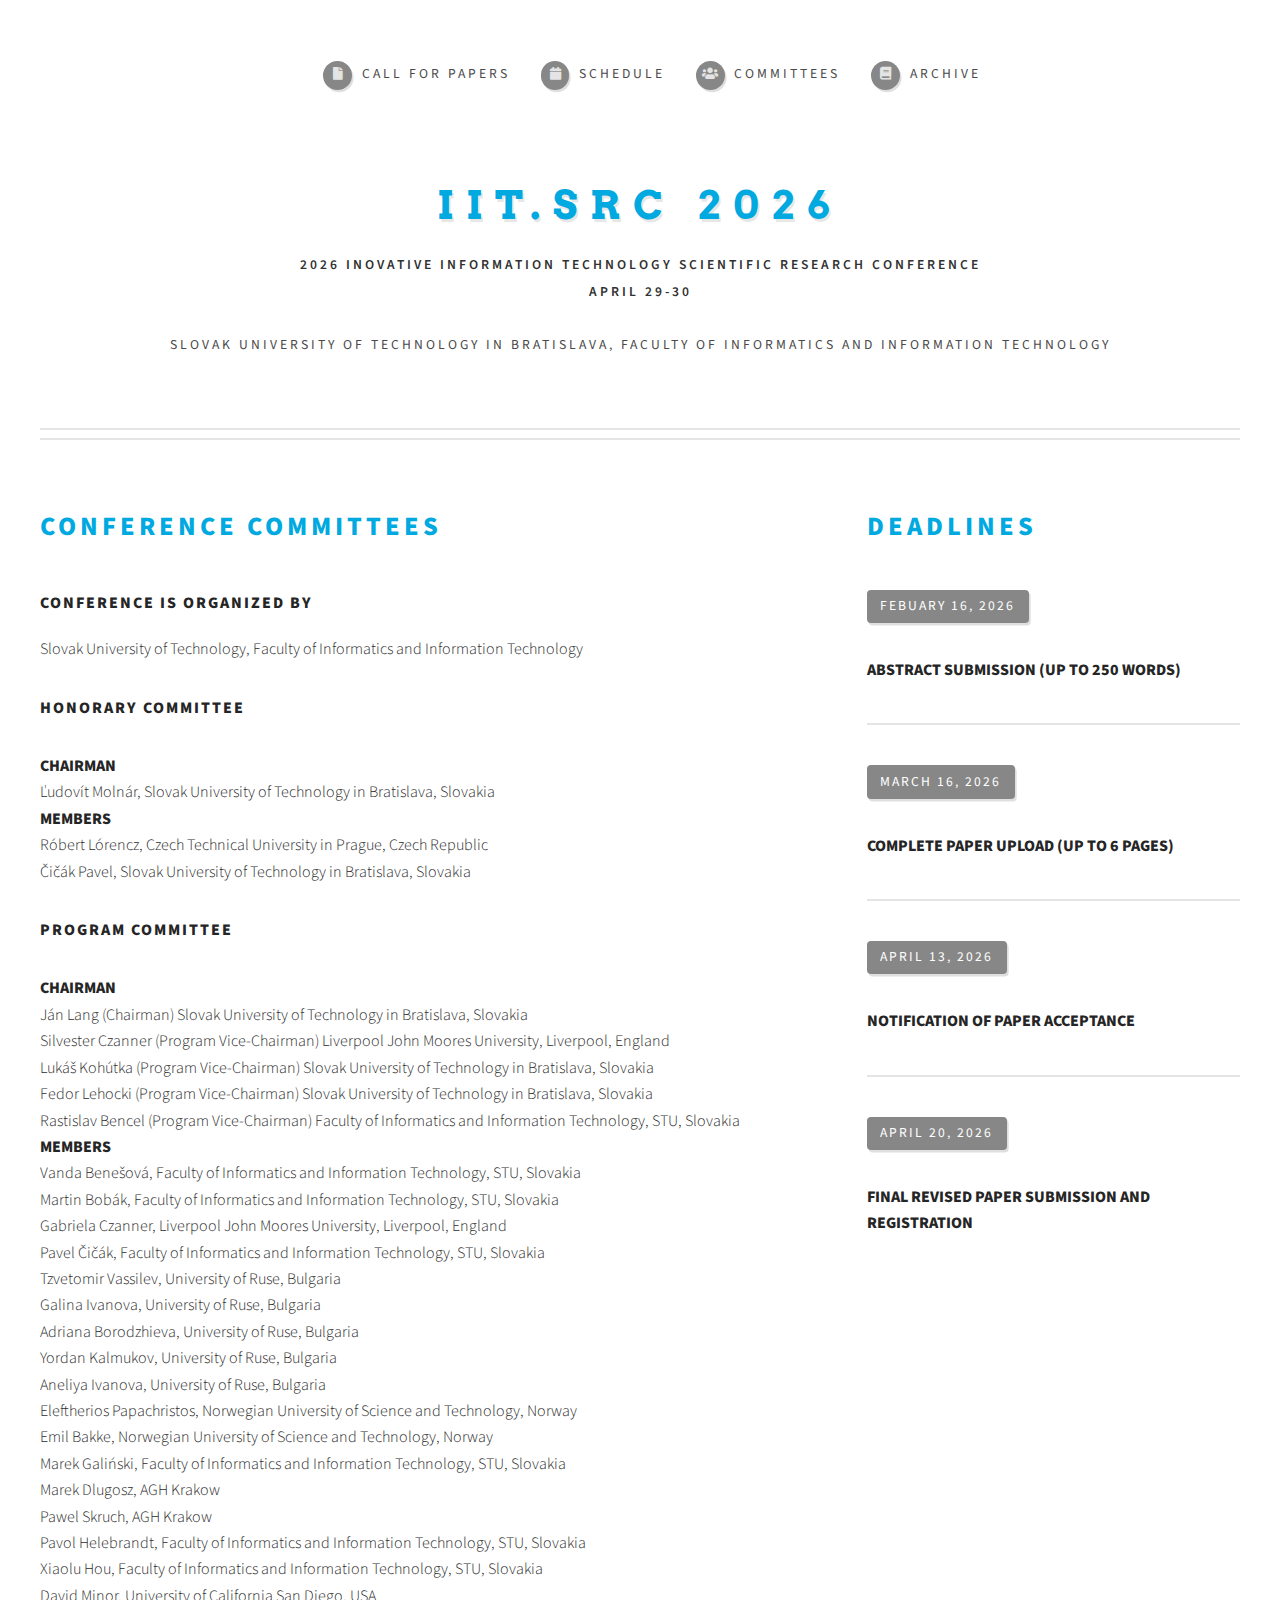
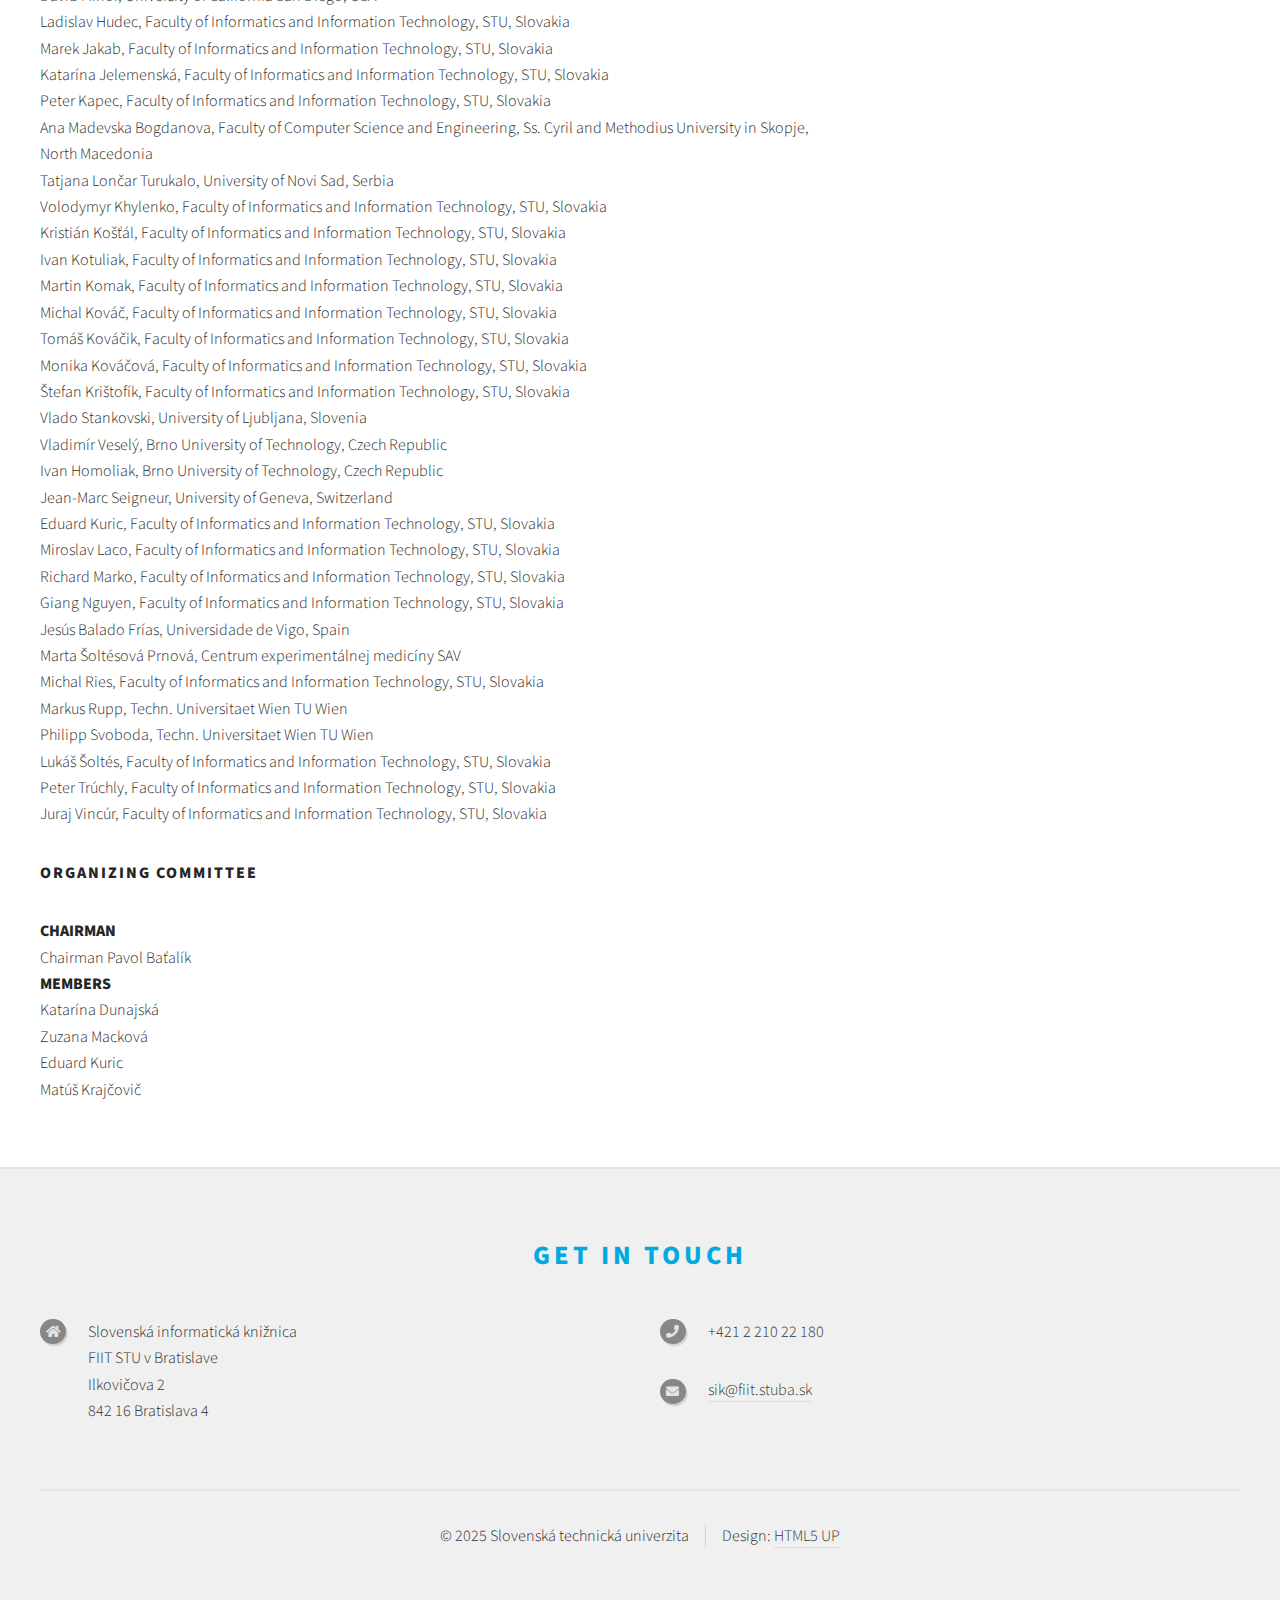
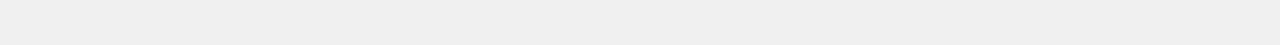
<file: members.html>
<!DOCTYPE HTML>
<!--
	Strongly Typed by HTML5 UP
	html5up.net | @ajlkn
	Free for personal and commercial use under the CCA 3.0 license (html5up.net/license)
-->
<html>
	<head>
		<title>IIT.SRC 2026</title>
		<meta charset="utf-8" />
		<meta name="viewport" content="width=device-width, initial-scale=1, user-scalable=no" />
		<link rel="stylesheet" href="assets/css/main.css" />
	</head>
	<body class="homepage is-preload">
		<div id="page-wrapper">

			<!-- Header -->
				<section id="header">
					<div class="container">

						<!-- Logo -->
						<h1 id="logo"><a href="index.html">IIT.SRC 2026</a></h1>
						<p>
							<strong>2026 Inovative Information Technology Scientific Research Conference<br>April 29-30</strong><br><br>
							Slovak University of Technology in Bratislava, 
							Faculty of Informatics and Information Technology
						</p>

						<!-- Nav -->
							<nav id="nav">
								<ul>
									<li><a class="icon solid fa-file" href="index.html"><span>Call for papers</span></a></li>
									<li><a class="icon solid fa-calendar" href="schedule.html"><span>Schedule</span></a></li>
									<li><a class="icon solid fa-users" href="members.html"><span>Committees</span></a></li>
									<li><a class="icon solid fa-book" href="archive.html"><span>Archive</span></a></li>
								</ul>
							</nav>
					</div>
				</section>

			<!-- Main -->
				<section id="main">
					<div class="container">
						<div class="row">

							<!-- Content -->
								<div id="content" class="col-8 col-12-medium">

										<article class="box post">
											<header>
												<h2>Conference committees</h2>
											</header>
											<h3>Conference is organized by</h3>
											<p>Slovak University of Technology, Faculty of Informatics and Information Technology</p>
											<h3>HONORARY COMMITTEE</h3>
											<p>
												<h4>Chairman</h4>
												Ľudovít Molnár, Slovak University of Technology in Bratislava, Slovakia 
												<h4>Members</h4>
												Róbert Lórencz, Czech Technical University in Prague, Czech Republic<br>
												Čičák Pavel, Slovak University of Technology in Bratislava, Slovakia
												</p>
											<h3>PROGRAM COMMITTEE</h3>
											<p>
												<h4>Chairman</h4>
												
												Ján Lang (Chairman) Slovak University of Technology in Bratislava, Slovakia<br>
												Silvester Czanner (Program Vice-Chairman) Liverpool John Moores University, Liverpool, England<br>
												Lukáš Kohútka (Program Vice-Chairman) Slovak University of Technology in Bratislava, Slovakia<br>
												Fedor Lehocki (Program Vice-Chairman) Slovak University of Technology in Bratislava, Slovakia<br>
												Rastislav Bencel (Program Vice-Chairman) Faculty of Informatics and Information Technology, STU, Slovakia
											
												<h4>Members</h4>
												Vanda Benešová, Faculty of Informatics and Information Technology, STU, Slovakia<br>
												Martin Bobák, Faculty of Informatics and Information Technology, STU, Slovakia<br>
												Gabriela Czanner, Liverpool John Moores University, Liverpool, England<br>
												Pavel Čičák, Faculty of Informatics and Information Technology, STU, Slovakia<br>
												Tzvetomir Vassilev, University of Ruse, Bulgaria<br>
												Galina Ivanova, University of Ruse, Bulgaria<br>
												Adriana Borodzhieva, University of Ruse, Bulgaria<br>
												Yordan Kalmukov, University of Ruse, Bulgaria<br>
												Aneliya Ivanova, University of Ruse, Bulgaria<br>
												Eleftherios Papachristos, Norwegian University of Science and Technology, Norway<br>
												Emil Bakke, Norwegian University of Science and Technology, Norway<br>
												Marek Galiński, Faculty of Informatics and Information Technology, STU, Slovakia<br>
												Marek Dlugosz, AGH Krakow<br>
												Pawel Skruch, AGH Krakow<br>
												Pavol Helebrandt, Faculty of Informatics and Information Technology, STU, Slovakia<br>
												Xiaolu Hou, Faculty of Informatics and Information Technology, STU, Slovakia<br>
												David Minor, University of California San Diego, USA<br>
												Ladislav Hudec, Faculty of Informatics and Information Technology, STU, Slovakia<br>
												Marek Jakab, Faculty of Informatics and Information Technology, STU, Slovakia<br>
												Katarína Jelemenská, Faculty of Informatics and Information Technology, STU, Slovakia<br>
												Peter Kapec, Faculty of Informatics and Information Technology, STU, Slovakia<br>
												Ana Madevska Bogdanova,  Faculty of Computer Science and Engineering, Ss. Cyril and Methodius University in Skopje, North Macedonia <br>
												Tatjana Lončar Turukalo, University of Novi Sad, Serbia<br>
												Volodymyr Khylenko, Faculty of Informatics and Information Technology, STU, Slovakia<br>
												Kristián Košťál, Faculty of Informatics and Information Technology, STU, Slovakia<br>
												Ivan Kotuliak, Faculty of Informatics and Information Technology, STU, Slovakia<br>
												Martin Komak, Faculty of Informatics and Information Technology, STU, Slovakia<br>
												Michal Kováč, Faculty of Informatics and Information Technology, STU, Slovakia<br>
												Tomáš Kováčik, Faculty of Informatics and Information Technology, STU, Slovakia<br>
												Monika Kováčová, Faculty of Informatics and Information Technology, STU, Slovakia<br>
												Štefan Krištofík, Faculty of Informatics and Information Technology, STU, Slovakia<br>
												Vlado Stankovski, University of Ljubljana, Slovenia<br>
												Vladimír Veselý, Brno University of Technology, Czech Republic<br>
												Ivan Homoliak, Brno University of Technology, Czech Republic<br>
												Jean-Marc Seigneur, University of Geneva, Switzerland<br>
												Eduard Kuric, Faculty of Informatics and Information Technology, STU, Slovakia<br>
												Miroslav Laco, Faculty of Informatics and Information Technology, STU, Slovakia<br>
												Richard Marko, Faculty of Informatics and Information Technology, STU, Slovakia<br>
												Giang Nguyen, Faculty of Informatics and Information Technology, STU, Slovakia<br>
												Jesús Balado Frías, Universidade de Vigo, Spain<br>
												Marta Šoltésová Prnová, Centrum experimentálnej medicíny SAV<br>
												Michal Ries, Faculty of Informatics and Information Technology, STU, Slovakia<br>
												Markus Rupp, Techn. Universitaet Wien TU Wien<br>
												Philipp Svoboda, Techn. Universitaet Wien TU Wien<br>
												Lukáš Šoltés, Faculty of Informatics and Information Technology, STU, Slovakia<br>
												Peter Trúchly, Faculty of Informatics and Information Technology, STU, Slovakia<br>
												Juraj Vincúr, Faculty of Informatics and Information Technology, STU, Slovakia
											</p>
											<h3>ORGANIZING COMMITTEE </h3>
											<p>
												<h4>Chairman</h4>
												Chairman Pavol Baťalík

												<h4>Members</h4>
												Katarína Dunajská<br>
												Zuzana Macková<br>
												Eduard Kuric<br>
												Matúš Krajčovič
											</p>
										</article>
								</div>

							<!-- Sidebar -->
								<div id="sidebar" class="col-4 col-12-medium">

									<!-- Excerpts -->
									<section>
										<h2>Deadlines</h2>
										<ul class="divided">
											<li>
												<article class="box excerpt">
													<header>
														<span class="date" >Febuary 16, 2026</span>
														<h4>Abstract Submission (up to 250 words)</h4>
													</header>
												</article>
											</li>
											<li>
												<article class="box excerpt">
													<header>
														<span class="date">March 16, 2026</span>
														<h4>Complete Paper Upload (up to 6 pages)</h4>
													</header>
												</article>
											</li>
											<li>
												<article class="box excerpt">
													<header>
														<span class="date">April 13, 2026</span>
														<h4>Notification of Paper Acceptance</h4>
													</header>
												</article>
											</li>
											<li>
												<article class="box excerpt">
													<header>
														<span class="date">April 20, 2026</span>
														<h4>Final Revised Paper Submission and Registration</h4>
													</header>
												</article>
											</li>
										</ul>
									</section>

									

								</div>

						</div>
					</div>
				</section>

			<!-- Footer -->
				<section id="footer">
					<div class="container">
						<header>
							<h2>Get in touch</h2>
						</header>
						<div class="align-items-center justify-content-center">
							<section>
								<div class="row">
									<div class="col-6 col-12-small">
										<ul class="icons">
											<li class="icon solid fa-home">
												Slovenská informatická knižnica<br>
												FIIT STU v Bratislave<br>
												Ilkovičova 2<br>
												842 16 Bratislava 4
											</li>
											
										</ul>
									</div>
									<div class="col-6 col-12-small">
										<ul class="icons">
											<li class="icon solid fa-phone">
												+421 2 210 22 180
											</li>
											<li class="icon solid fa-envelope">
												<a href="#">sik@fiit.stuba.sk</a>
											</li>
										</ul>
									</div>
								</div>
							</section>
						</div>
					</div>
					<div id="copyright" class="container">
						<ul class="links">
							<li>&copy; 2025 Slovenská technická univerzita</li><li>Design: <a href="http://html5up.net">HTML5 UP</a></li>
						</ul>
					</div>
				</section>

		</div>

		<!-- Scripts -->
			<script src="assets/js/jquery.min.js"></script>
			<script src="assets/js/jquery.dropotron.min.js"></script>
			<script src="assets/js/browser.min.js"></script>
			<script src="assets/js/breakpoints.min.js"></script>
			<script src="assets/js/util.js"></script>
			<script src="assets/js/main.js"></script>

	</body>
</html>
</file>
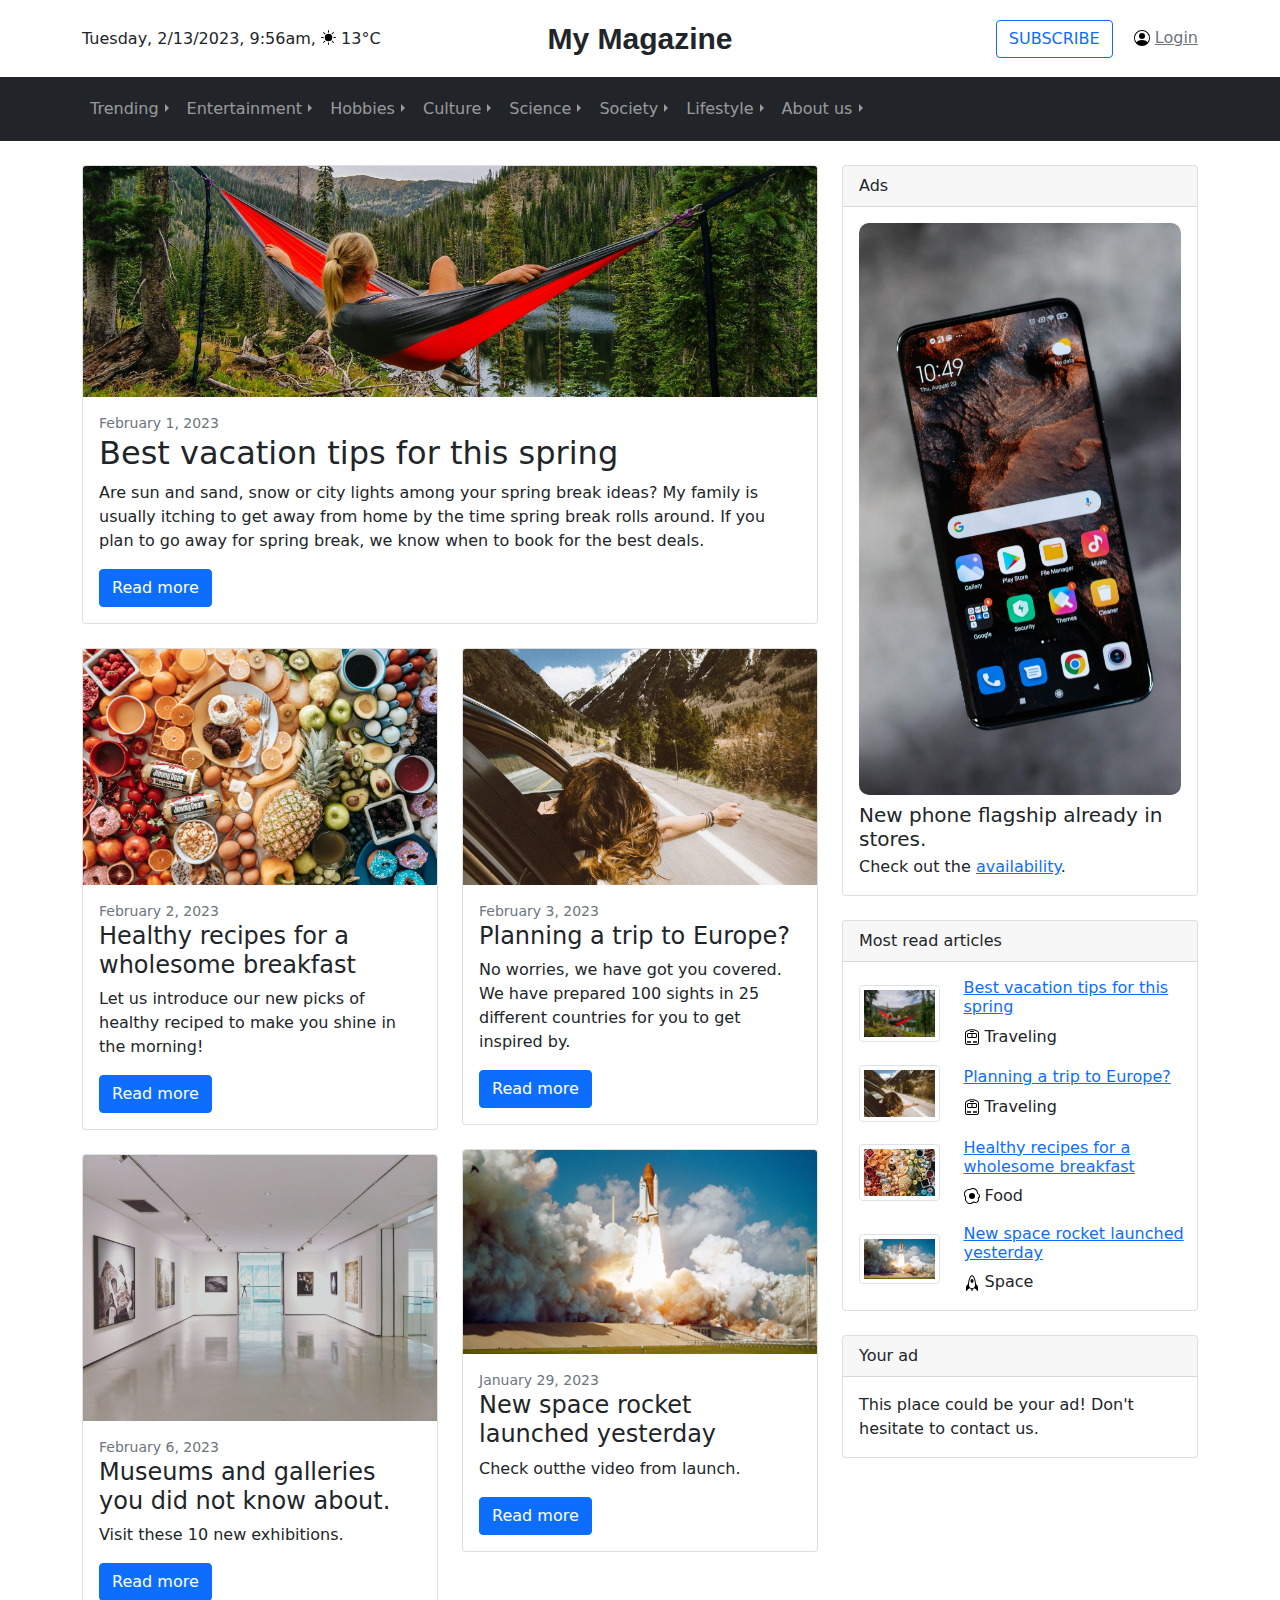
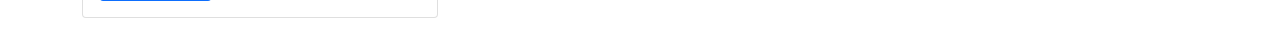
<file: mobile-overlay.html>
<!DOCTYPE html>
<html>
<head>
    <meta charset="utf-8" />
    <meta name="viewport" content="width=device-width, initial-scale=1, shrink-to-fit=no" />
    <meta name="description" content="" />
    <meta name="author" content="" />
    <title>Life Magazine</title>
    <link rel="icon" type="image/x-icon" href="assets/favicon.ico" />
    <link href="bootstrap-5.0.2-dist/css/bootstrap.min.css" rel="stylesheet">
    <style>
        .nav-item .dropdown-toggle:after {
            transform: rotate(-90deg);
        }
        .nav-item .dropdown-menu, .custom-submenu .dropdown-menu {
            position: absolute;
            left: -1px;
            width: 100%;
            min-height: 420px;
        }
        .custom-submenu .dropdown-menu {
            box-sizing: border-box;
        }
        .dropdown-item:not(.close) {
            padding-left: 24px;
        }
        .dropdown-menu {
            animation-name: menu-animation;
            animation-duration: 0.3s;
        }
        .dropdown a {
            line-height: 2;
        }
        @keyframes menu-animation {
            from {
                margin-left: -30px;
                opacity: 0;
            }
            to {
                opacity: 1;
            }
        } 
    </style>
    <script type="text/javascript">(function(u,x,t,w,e,a,k,s){a=function(v){try{u.setItem(t+e,v)}catch(e){}v=JSON.parse(v);for(k=0;k<v.length;k++){s=x.createElement("script");s.text="(function(u,x,t,w,e,a,k){a=u[e]=function(){a.q.push(arguments)};a.q=[];a.t=+new Date;a.c=w;k=x.createElement('script');k.async=1;k.src=t;x.getElementsByTagName('head')[0].appendChild(k)})(window,document,'"+v[k].u+"',"+JSON.stringify(v[k].c)+",'"+v[k].g+"')";x.getElementsByTagName("head")[0].appendChild(s)}};try{k=u.getItem(t+e)}catch(e){}if(k){return a(k)}k=new XMLHttpRequest;k.onreadystatechange=function(){if(k.readyState==4&&k.status==200)a(k.responseText)};k.open("POST",w+e);k.send(x.URL)})(sessionStorage,document,"uxt:","https://api.uxtweak.com/snippet/","b4cdba62-ae73-4069-ab97-5d2c5a999863");</script>
</head>
<body>

    <header class="container">
        <div class="row flex-nowrap justify-content-between align-items-center py-3">
            <div class="col-9 col-md-4 ">Tuesday, 2/13/2023, 9:56am,  <img src="assets/brightness-high-fill.svg" style="width: 15px; padding-bottom: 3px;"> 13°C</div>
            <div class="col-4 text-center fw-bold d-none d-md-block" style="font-family: 'Franklin Gothic Medium', 'Arial Narrow', Arial, sans-serif; font-size: 30px;">My Magazine</div>
            <div class="col-3 col-md-4 text-end d-none d-md-block">
                <button class="btn btn-outline-primary me-3">SUBSCRIBE</button>
                <span class="d-none d-md-inline"><img src="assets/person-circle.svg" style="padding-bottom: 2px;"> <a class="link-secondary">Login</a></span>
            </div> 
        </div>
    </header>

    <nav class="navbar navbar-expand-md navbar-dark bg-dark"">
        
        <div class="container">
            <a class="navbar-brand d-block d-md-none" href ="#" style="font-family: 'Franklin Gothic Medium', 'Arial Narrow', Arial, sans-serif; font-size: 30px;">Lifestyle Magazine</a>
            <button class="navbar-toggler" type="button" data-bs-toggle="collapse" data-bs-target="#navbarSupportedContent" ><span class="navbar-toggler-icon"></span></button>
          
            <div class="collapse navbar-collapse " id="navbarSupportedContent">
                <ul class="navbar-nav navbar-right">
            
                    <!-- trending -->
                    <li class="nav-item dropdown">
                        <a class="nav-link dropdown-toggle" role="button" data-bs-toggle="dropdown" data-bs-auto-close="outside" id="trending">Trending</a>
                        <ul class="dropdown-menu">
                            <li class="no-menu level-1">
                                <a class="dropdown-item" role="button" data-bs-toggle="modal" href="#endModal"  id="trending->our-picks"><span>Our picks</span></a>
                            </li>
                            <li class="no-menu level-1">
                                <a class="dropdown-item" role="button" data-bs-toggle="modal" href="#endModal"  id="trending->latest-articles"><span>Latest articles</span></a>
                            </li>
                            <li class="no-menu level-1">
                                <a class="dropdown-item" role="button" data-bs-toggle="modal" href="#endModal"  id="trending->popular-articles"><span>Popular articles</span></a>
                            </li>
                        </ul>
                    </li>
            
                    <!-- entertainment -->
                    <li class="nav-item dropdown">
                        <a class="nav-link dropdown-toggle" role="button" data-bs-toggle="dropdown" data-bs-auto-close="outside" id="entertainment">Entertainment</a>
                        <ul class="dropdown-menu">
                            <li class="dropdown custom-submenu level-1">
                                <a class="dropdown-item dropdown-toggle" role="button" data-bs-toggle="dropdown" data-bs-auto-close="outside" id="entertainment->music"><span>Music</span></a>
                                <ul class="dropdown-menu">
                                    <li class="no-menu level-2">
                                        <a class="dropdown-item" role="button" data-bs-toggle="modal" href="#endModal"  id="entertainment->music->charts"><span>Charts</span></a>
                                    </li>
                                    <li class="no-menu level-2">
                                        <a class="dropdown-item" role="button" data-bs-toggle="modal" href="#endModal"  id="entertainment->music->artists"><span>Artists</span></a>
                                    </li>
                                    <li class="no-menu level-2">
                                        <a class="dropdown-item" role="button" data-bs-toggle="modal" href="#endModal"  id="entertainment->music->reviews"><span>Reviews</span></a>
                                    </li>
                                    <li class="no-menu level-2">
                                        <a class="dropdown-item" role="button" data-bs-toggle="modal" href="#endModal"  id="entertainment->music->top-picks"><span>Top picks</span></a>
                                    </li>
                                    <li class="dropdown custom-submenu level-2">
                                        <a class="dropdown-item dropdown-toggle" role="button" data-bs-toggle="dropdown" data-bs-auto-close="outside" id="entertainment->music->genres"><span>Genres</span></a>
                                        <ul class="dropdown-menu">
                                            <li class="no-menu level-3">
                                                <a class="dropdown-item" role="button" data-bs-toggle="modal" href="#endModal"  id="entertainment->music->genres->classical"><span>Classical</span></a>
                                            </li>
                                            <li class="no-menu level-3">
                                                <a class="dropdown-item" role="button" data-bs-toggle="modal" href="#endModal"  id="entertainment->music->genres->popular"><span>Popular</span></a>
                                            </li>
                                            <li class="no-menu level-3">
                                                <a class="dropdown-item" role="button" data-bs-toggle="modal" href="#endModal"  id="entertainment->music->genres->rock"><span>Rock</span></a>
                                            </li>
                                            <li class="no-menu level-3">
                                                <a class="dropdown-item" role="button" data-bs-toggle="modal" href="#endModal"  id="entertainment->music->genres->electronic"><span>Electronic</span></a>
                                            </li>
                                            <li class="no-menu level-3">
                                                <a class="dropdown-item" role="button" data-bs-toggle="modal" href="#endModal"  id="entertainment->music->genres->jazz"><span>Jazz</span></a>
                                            </li>
                                            <li class="no-menu level-3">
                                                <a class="dropdown-item" role="button" data-bs-toggle="modal" href="#endModal"  id="entertainment->music->genres->hip-hop"><span>Hip-hop</span></a>
                                            </li>
                                        </ul>
                                    </li>
                                    <li class="no-menu level-2">
                                        <a class="dropdown-item" role="button" data-bs-toggle="modal" href="#endModal"  id="entertainment->music->concerts"><span>Concerts</span></a>
                                    </li>
                                </ul>
                            </li>
                            <li class="dropdown custom-submenu level-1">
                                <a class="dropdown-item dropdown-toggle" role="button" data-bs-toggle="dropdown" data-bs-auto-close="outside" id="entertainment->literature"><span>Literature</span></a>
                                <ul class="dropdown-menu">
                                    <li class="no-menu level-2">
                                        <a class="dropdown-item" role="button" data-bs-toggle="modal" href="#endModal"  id="entertainment->literature->reviews"><span>Reviews</span></a>
                                    </li>
                                    <li class="no-menu level-2">
                                        <a class="dropdown-item" role="button" data-bs-toggle="modal" href="#endModal"  id="entertainment->literature->nonfiction"><span>Nonfiction</span></a>
                                    </li>
                                    <li class="dropdown custom-submenu level-2">
                                        <a class="dropdown-item dropdown-toggle" role="button" data-bs-toggle="dropdown" data-bs-auto-close="outside" id="entertainment->literature->fiction"><span>Fiction</span></a>
                                        <ul class="dropdown-menu">
                                            <li class="no-menu level-3">
                                                <a class="dropdown-item" role="button" data-bs-toggle="modal" href="#endModal"  id="entertainment->literature->fiction->science-fiction"><span>Science fiction</span></a>
                                            </li>
                                            <li class="no-menu level-3">
                                                <a class="dropdown-item" role="button" data-bs-toggle="modal" href="#endModal"  id="entertainment->literature->fiction->fantasy"><span>Fantasy</span></a>
                                            </li>
                                            <li class="no-menu level-3">
                                                <a class="dropdown-item" role="button" data-bs-toggle="modal" href="#endModal"  id="entertainment->literature->fiction->adventure"><span>Adventure</span></a>
                                            </li>
                                            <li class="no-menu level-3">
                                                <a class="dropdown-item" role="button" data-bs-toggle="modal" href="#endModal"  id="entertainment->literature->fiction->horror"><span>Horror</span></a>
                                            </li>
                                            <li class="no-menu level-3">
                                                <a class="dropdown-item" role="button" data-bs-toggle="modal" href="#endModal"  id="entertainment->literature->fiction->mystery"><span>Mystery</span></a>
                                            </li>
                                        </ul>
                                    </li>
                                    <li class="no-menu level-2">
                                        <a class="dropdown-item" role="button" data-bs-toggle="modal" href="#endModal"  id="entertainment->literature->poetry"><span>Poetry</span></a>
                                    </li>
                                    <li class="no-menu level-2">
                                        <a class="dropdown-item" role="button" data-bs-toggle="modal" href="#endModal"  id="entertainment->literature->for-children"><span>For children</span></a>
                                    </li>
                                </ul>
                            </li>
                            <li class="dropdown custom-submenu level-1">
                                <a class="dropdown-item dropdown-toggle" role="button" data-bs-toggle="dropdown" data-bs-auto-close="outside" id="entertainment->films"><span>Films</span></a>
                                <ul class="dropdown-menu">
                                    <li class="no-menu level-2">
                                        <a class="dropdown-item" role="button" data-bs-toggle="modal" href="#endModal"  id="entertainment->films->upcoming-releases"><span>Upcoming releases</span></a>
                                    </li>
                                    <li class="no-menu level-2">
                                        <a class="dropdown-item" role="button" data-bs-toggle="modal" href="#endModal"  id="entertainment->films->reviews"><span>Reviews</span></a>
                                    </li>
                                    <li class="dropdown custom-submenu level-2">
                                        <a class="dropdown-item dropdown-toggle" role="button" data-bs-toggle="dropdown" data-bs-auto-close="outside" id="entertainment->films->genres"><span>Genres</span></a>
                                        <ul class="dropdown-menu">
                                            <li class="no-menu level-3">
                                                <a class="dropdown-item" role="button" data-bs-toggle="modal" href="#endModal"  id="entertainment->films->genres->science-fiction"><span>Science fiction</span></a>
                                            </li>
                                            <li class="no-menu level-3">
                                                <a class="dropdown-item" role="button" data-bs-toggle="modal" href="#endModal"  id="entertainment->films->genres->fantasy"><span>Fantasy</span></a>
                                            </li>
                                            <li class="no-menu level-3">
                                                <a class="dropdown-item" role="button" data-bs-toggle="modal" href="#endModal"  id="entertainment->films->genres->adventure"><span>Adventure</span></a>
                                            </li>
                                            <li class="no-menu level-3">
                                                <a class="dropdown-item" role="button" data-bs-toggle="modal" href="#endModal"  id="entertainment->films->genres->nonfiction"><span>Nonfiction</span></a>
                                            </li>
                                            <li class="no-menu level-3">
                                                <a class="dropdown-item" role="button" data-bs-toggle="modal" href="#endModal"  id="entertainment->films->genres->mystery"><span>Mystery</span></a>
                                            </li>
                                            <li class="no-menu level-3">
                                                <a class="dropdown-item" role="button" data-bs-toggle="modal" href="#endModal"  id="entertainment->films->genres->action"><span>Action</span></a>
                                            </li>
                                            <li class="no-menu level-3">
                                                <a class="dropdown-item" role="button" data-bs-toggle="modal" href="#endModal"  id="entertainment->films->genres->comedy"><span>Comedy</span></a>
                                            </li>
                                            <li class="no-menu level-3">
                                                <a class="dropdown-item" role="button" data-bs-toggle="modal" href="#endModal"  id="entertainment->films->genres->horror"><span>Horror</span></a>
                                            </li>
                                            <li class="no-menu level-3">
                                                <a class="dropdown-item" role="button" data-bs-toggle="modal" href="#endModal"  id="entertainment->films->genres->musicals"><span>Musicals</span></a>
                                            </li>
                                            <li class="no-menu level-3">
                                                <a class="dropdown-item" role="button" data-bs-toggle="modal" href="#endModal"  id="entertainment->films->genres->thriller"><span>Thriller</span></a>
                                            </li>
                                            <li class="no-menu level-3">
                                                <a class="dropdown-item" role="button" data-bs-toggle="modal" href="#endModal"  id="entertainment->films->genres->documentary"><span>Documentary</span></a>
                                            </li>
                                        </ul>
                                    </li>
                                    <li class="no-menu level-2">
                                        <a class="dropdown-item" role="button" data-bs-toggle="modal" href="#endModal"  id="entertainment->films->interviews"><span>Interviews</span></a>
                                    </li>
                                    <li class="no-menu level-2">
                                        <a class="dropdown-item" role="button" data-bs-toggle="modal" href="#endModal"  id="entertainment->films->directors"><span>Directors</span></a>
                                    </li>
                                    <li class="no-menu level-2">
                                        <a class="dropdown-item" role="button" data-bs-toggle="modal" href="#endModal"  id="entertainment->films->awards"><span>Awards</span></a>
                                    </li>
                                    <li class="no-menu level-2">
                                        <a class="dropdown-item" role="button" data-bs-toggle="modal" href="#endModal"  id="entertainment->films->festivals"><span>Festivals</span></a>
                                    </li>
                                    <li class="no-menu level-2">
                                        <a class="dropdown-item" role="button" data-bs-toggle="modal" href="#endModal"  id="entertainment->films->trailers"><span>Trailers</span></a>
                                    </li>
                                    <li class="no-menu level-2">
                                        <a class="dropdown-item" role="button" data-bs-toggle="modal" href="#endModal"  id="entertainment->films->popular-actors"><span>Popular actors</span></a>
                                    </li>
                                </ul>
                            </li>
                            <li class="dropdown custom-submenu level-1">
                                <a class="dropdown-item dropdown-toggle" role="button" data-bs-toggle="dropdown" data-bs-auto-close="outside" id="entertainment->tv-shows"><span>TV shows</span></a>
                                <ul class="dropdown-menu">
                                    <li class="no-menu level-2">
                                        <a class="dropdown-item" role="button" data-bs-toggle="modal" href="#endModal"  id="entertainment->tv-shows->top-rated"><span>Top rated</span></a>
                                    </li>
                                    <li class="no-menu level-2">
                                        <a class="dropdown-item" role="button" data-bs-toggle="modal" href="#endModal"  id="entertainment->tv-shows->awards"><span>Awards</span></a>
                                    </li>
                                    <li class="no-menu level-2">
                                        <a class="dropdown-item" role="button" data-bs-toggle="modal" href="#endModal"  id="entertainment->tv-shows->reality-shows"><span>Reality shows</span></a>
                                    </li>
                                    <li class="no-menu level-2">
                                        <a class="dropdown-item" role="button" data-bs-toggle="modal" href="#endModal"  id="entertainment->tv-shows->game-shows"><span>Game shows</span></a>
                                    </li>
                                </ul>
                            </li>
                            <li class="dropdown custom-submenu level-1">
                                <a class="dropdown-item dropdown-toggle" role="button" data-bs-toggle="dropdown" data-bs-auto-close="outside" id="entertainment->games"><span>Games</span></a>
                                <ul class="dropdown-menu">
                                    <li class="no-menu level-2">
                                        <a class="dropdown-item" role="button" data-bs-toggle="modal" href="#endModal"  id="entertainment->games->board-games"><span>Board games</span></a>
                                    </li>
                                    <li class="no-menu level-2">
                                        <a class="dropdown-item" role="button" data-bs-toggle="modal" href="#endModal"  id="entertainment->games->computer-games"><span>Computer games</span></a>
                                    </li>
                                    <li class="no-menu level-2">
                                        <a class="dropdown-item" role="button" data-bs-toggle="modal" href="#endModal"  id="entertainment->games->virtual-reality"><span>Virtual reality</span></a>
                                    </li>
                                    <li class="no-menu level-2">
                                        <a class="dropdown-item" role="button" data-bs-toggle="modal" href="#endModal"  id="entertainment->games->top-picks"><span>Top picks</span></a>
                                    </li>
                                    <li class="no-menu level-2">
                                        <a class="dropdown-item" role="button" data-bs-toggle="modal" href="#endModal"  id="entertainment->games->game-reviews"><span>Game reviews</span></a>
                                    </li>
                                </ul>
                            </li>
                            <li class="dropdown custom-submenu level-1">
                                <a class="dropdown-item dropdown-toggle" role="button" data-bs-toggle="dropdown" data-bs-auto-close="outside" id="entertainment->cinema"><span>Cinema</span></a>
                                <ul class="dropdown-menu">
                                    <li class="no-menu level-2">
                                        <a class="dropdown-item" role="button" data-bs-toggle="modal" href="#endModal"  id="entertainment->cinema->blockbuster-movies"><span>Blockbuster movies</span></a>
                                    </li>
                                    <li class="no-menu level-2">
                                        <a class="dropdown-item" role="button" data-bs-toggle="modal" href="#endModal"  id="entertainment->cinema->cinemas-near-you"><span>Cinemas near you</span></a>
                                    </li>
                                    <li class="no-menu level-2">
                                        <a class="dropdown-item" role="button" data-bs-toggle="modal" href="#endModal"  id="entertainment->cinema->top-picks"><span>Top picks</span></a>
                                    </li>
                                </ul>
                            </li>
                        </ul>
                    </li>
            
                    <!-- hobbies -->
                    <li class="nav-item dropdown">
                        <a class="nav-link dropdown-toggle" role="button" data-bs-toggle="dropdown" data-bs-auto-close="outside" id="hobbies">Hobbies</a>
                        <ul class="dropdown-menu">
                            <li class="dropdown custom-submenu level-1">
                                <a class="dropdown-item dropdown-toggle" role="button" data-bs-toggle="dropdown" data-bs-auto-close="outside" id="hobbies->travel"><span>Travel</span></a>
                                <ul class="dropdown-menu">
                                    <li class="no-menu level-2">
                                        <a class="dropdown-item" role="button" data-bs-toggle="modal" href="#endModal"  id="hobbies->travel->insurance"><span>Insurance</span></a>
                                    </li>
                                    <li class="no-menu level-2">
                                        <a class="dropdown-item" role="button" data-bs-toggle="modal" href="#endModal"  id="hobbies->travel->trip-planning"><span>Trip planning</span></a>
                                    </li>
                                    <li class="no-menu level-2">
                                        <a class="dropdown-item" role="button" data-bs-toggle="modal" href="#endModal"  id="hobbies->travel->budget"><span>Budget</span></a>
                                    </li>
                                    <li class="no-menu level-2">
                                        <a class="dropdown-item" role="button" data-bs-toggle="modal" href="#endModal"  id="hobbies->travel->culture-travelling"><span>Culture travelling</span></a>
                                    </li>
                                    <li class="no-menu level-2">
                                        <a class="dropdown-item" role="button" data-bs-toggle="modal" href="#endModal"  id="hobbies->travel->culinarytravelling"><span>Culinarytravelling</span></a>
                                    </li>
                                    <li class="dropdown custom-submenu level-2">
                                        <a class="dropdown-item dropdown-toggle" role="button" data-bs-toggle="dropdown" data-bs-auto-close="outside" id="hobbies->travel->destinations"><span>Destinations</span></a>
                                        <ul class="dropdown-menu">
                                            <li class="no-menu level-3">
                                                <a class="dropdown-item" role="button" data-bs-toggle="modal" href="#endModal"  id="hobbies->travel->destinations->europe"><span>Europe</span></a>
                                            </li>
                                            <li class="no-menu level-3">
                                                <a class="dropdown-item" role="button" data-bs-toggle="modal" href="#endModal"  id="hobbies->travel->destinations->asia"><span>Asia</span></a>
                                            </li>
                                            <li class="no-menu level-3">
                                                <a class="dropdown-item" role="button" data-bs-toggle="modal" href="#endModal"  id="hobbies->travel->destinations->africa"><span>Africa</span></a>
                                            </li>
                                        </ul>
                                    </li>
                                    <li class="no-menu level-2">
                                        <a class="dropdown-item" role="button" data-bs-toggle="modal" href="#endModal"  id="hobbies->travel->tours"><span>Tours</span></a>
                                    </li>
                                    <li class="no-menu level-2">
                                        <a class="dropdown-item" role="button" data-bs-toggle="modal" href="#endModal"  id="hobbies->travel->historical-sights"><span>Historical sights</span></a>
                                    </li>
                                </ul>
                            </li>
                            <li class="dropdown custom-submenu level-1">
                                <a class="dropdown-item dropdown-toggle" role="button" data-bs-toggle="dropdown" data-bs-auto-close="outside" id="hobbies->sports"><span>Sports</span></a>
                                <ul class="dropdown-menu">
                                    <li class="dropdown custom-submenu level-2">
                                        <a class="dropdown-item dropdown-toggle" role="button" data-bs-toggle="dropdown" data-bs-auto-close="outside" id="hobbies->sports->team-sports"><span>Team sports</span></a>
                                        <ul class="dropdown-menu">
                                            <li class="no-menu level-3">
                                                <a class="dropdown-item" role="button" data-bs-toggle="modal" href="#endModal"  id="hobbies->sports->team-sports->soccer-(football)"><span>Soccer (football)</span></a>
                                            </li>
                                            <li class="no-menu level-3">
                                                <a class="dropdown-item" role="button" data-bs-toggle="modal" href="#endModal"  id="hobbies->sports->team-sports->basketball"><span>Basketball</span></a>
                                            </li>
                                            <li class="no-menu level-3">
                                                <a class="dropdown-item" role="button" data-bs-toggle="modal" href="#endModal"  id="hobbies->sports->team-sports->baseball"><span>Baseball</span></a>
                                            </li>
                                            <li class="no-menu level-3">
                                                <a class="dropdown-item" role="button" data-bs-toggle="modal" href="#endModal"  id="hobbies->sports->team-sports->volleyball"><span>Volleyball</span></a>
                                            </li>
                                            <li class="no-menu level-3">
                                                <a class="dropdown-item" role="button" data-bs-toggle="modal" href="#endModal"  id="hobbies->sports->team-sports->ice-hockey"><span>Ice hockey</span></a>
                                            </li>
                                            <li class="no-menu level-3">
                                                <a class="dropdown-item" role="button" data-bs-toggle="modal" href="#endModal"  id="hobbies->sports->team-sports->softball"><span>Softball</span></a>
                                            </li>
                                            <li class="no-menu level-3">
                                                <a class="dropdown-item" role="button" data-bs-toggle="modal" href="#endModal"  id="hobbies->sports->team-sports->rugby"><span>Rugby</span></a>
                                            </li>
                                        </ul>
                                    </li>
                                    <li class="dropdown custom-submenu level-2">
                                        <a class="dropdown-item dropdown-toggle" role="button" data-bs-toggle="dropdown" data-bs-auto-close="outside" id="hobbies->sports->individual-sports"><span>Individual sports</span></a>
                                        <ul class="dropdown-menu">
                                            <li class="no-menu level-3">
                                                <a class="dropdown-item" role="button" data-bs-toggle="modal" href="#endModal"  id="hobbies->sports->individual-sports->tennis"><span>Tennis</span></a>
                                            </li>
                                            <li class="no-menu level-3">
                                                <a class="dropdown-item" role="button" data-bs-toggle="modal" href="#endModal"  id="hobbies->sports->individual-sports->athletics"><span>Athletics</span></a>
                                            </li>
                                            <li class="no-menu level-3">
                                                <a class="dropdown-item" role="button" data-bs-toggle="modal" href="#endModal"  id="hobbies->sports->individual-sports->badminton"><span>Badminton</span></a>
                                            </li>
                                            <li class="no-menu level-3">
                                                <a class="dropdown-item" role="button" data-bs-toggle="modal" href="#endModal"  id="hobbies->sports->individual-sports->bowling"><span>Bowling</span></a>
                                            </li>
                                            <li class="no-menu level-3">
                                                <a class="dropdown-item" role="button" data-bs-toggle="modal" href="#endModal"  id="hobbies->sports->individual-sports->skiing"><span>Skiing</span></a>
                                            </li>
                                            <li class="no-menu level-3">
                                                <a class="dropdown-item" role="button" data-bs-toggle="modal" href="#endModal"  id="hobbies->sports->individual-sports->golf"><span>Golf</span></a>
                                            </li>
                                            <li class="no-menu level-3">
                                                <a class="dropdown-item" role="button" data-bs-toggle="modal" href="#endModal"  id="hobbies->sports->individual-sports->cycling"><span>Cycling</span></a>
                                            </li>
                                            <li class="no-menu level-3">
                                                <a class="dropdown-item" role="button" data-bs-toggle="modal" href="#endModal"  id="hobbies->sports->individual-sports->figure-skating"><span>Figure Skating</span></a>
                                            </li>
                                            <li class="no-menu level-3">
                                                <a class="dropdown-item" role="button" data-bs-toggle="modal" href="#endModal"  id="hobbies->sports->individual-sports->boxing"><span>Boxing</span></a>
                                            </li>
                                            <li class="no-menu level-3">
                                                <a class="dropdown-item" role="button" data-bs-toggle="modal" href="#endModal"  id="hobbies->sports->individual-sports->swimming"><span>Swimming</span></a>
                                            </li>
                                            <li class="no-menu level-3">
                                                <a class="dropdown-item" role="button" data-bs-toggle="modal" href="#endModal"  id="hobbies->sports->individual-sports->gymnastics"><span>Gymnastics</span></a>
                                            </li>
                                            <li class="no-menu level-3">
                                                <a class="dropdown-item" role="button" data-bs-toggle="modal" href="#endModal"  id="hobbies->sports->individual-sports->snowboarding"><span>Snowboarding</span></a>
                                            </li>
                                        </ul>
                                    </li>
                                    <li class="no-menu level-2">
                                        <a class="dropdown-item" role="button" data-bs-toggle="modal" href="#endModal"  id="hobbies->sports->olympics"><span>Olympics</span></a>
                                    </li>
                                    <li class="no-menu level-2">
                                        <a class="dropdown-item" role="button" data-bs-toggle="modal" href="#endModal"  id="hobbies->sports->world-championships"><span>World championships</span></a>
                                    </li>
                                    <li class="no-menu level-2">
                                        <a class="dropdown-item" role="button" data-bs-toggle="modal" href="#endModal"  id="hobbies->sports->athletics"><span>Athletics</span></a>
                                    </li>
                                </ul>
                            </li>
                            <li class="dropdown custom-submenu level-1">
                                <a class="dropdown-item dropdown-toggle" role="button" data-bs-toggle="dropdown" data-bs-auto-close="outside" id="hobbies->food"><span>Food</span></a>
                                <ul class="dropdown-menu">
                                    <li class="no-menu level-2">
                                        <a class="dropdown-item" role="button" data-bs-toggle="modal" href="#endModal"  id="hobbies->food->restaurants"><span>Restaurants</span></a>
                                    </li>
                                    <li class="no-menu level-2">
                                        <a class="dropdown-item" role="button" data-bs-toggle="modal" href="#endModal"  id="hobbies->food->restaurant-reviews"><span>Restaurant reviews</span></a>
                                    </li>
                                    <li class="no-menu level-2">
                                        <a class="dropdown-item" role="button" data-bs-toggle="modal" href="#endModal"  id="hobbies->food->tips"><span>Tips</span></a>
                                    </li>
                                    <li class="no-menu level-2">
                                        <a class="dropdown-item" role="button" data-bs-toggle="modal" href="#endModal"  id="hobbies->food->recipes"><span>Recipes</span></a>
                                    </li>
                                    <li class="no-menu level-2">
                                        <a class="dropdown-item" role="button" data-bs-toggle="modal" href="#endModal"  id="hobbies->food->cooking"><span>Cooking</span></a>
                                    </li>
                                    <li class="no-menu level-2">
                                        <a class="dropdown-item" role="button" data-bs-toggle="modal" href="#endModal"  id="hobbies->food->baking"><span>Baking</span></a>
                                    </li>
                                    <li class="no-menu level-2">
                                        <a class="dropdown-item" role="button" data-bs-toggle="modal" href="#endModal"  id="hobbies->food->food-trends"><span>Food trends</span></a>
                                    </li>
                                    <li class="dropdown custom-submenu level-2">
                                        <a class="dropdown-item dropdown-toggle" role="button" data-bs-toggle="dropdown" data-bs-auto-close="outside" id="hobbies->food->regional-cuisine"><span>Regional cuisine</span></a>
                                        <ul class="dropdown-menu">
                                            <li class="no-menu level-3">
                                                <a class="dropdown-item" role="button" data-bs-toggle="modal" href="#endModal"  id="hobbies->food->regional-cuisine->vegan-recipes"><span>Vegan recipes</span></a>
                                            </li>
                                            <li class="no-menu level-3">
                                                <a class="dropdown-item" role="button" data-bs-toggle="modal" href="#endModal"  id="hobbies->food->regional-cuisine->asian-cuisine"><span>Asian cuisine</span></a>
                                            </li>
                                            <li class="no-menu level-3">
                                                <a class="dropdown-item" role="button" data-bs-toggle="modal" href="#endModal"  id="hobbies->food->regional-cuisine->mexican-cuisine"><span>Mexican cuisine</span></a>
                                            </li>
                                        </ul>
                                    </li>
                                    <li class="no-menu level-2">
                                        <a class="dropdown-item" role="button" data-bs-toggle="modal" href="#endModal"  id="hobbies->food->street-food"><span>Street food</span></a>
                                    </li>
                                    <li class="no-menu level-2">
                                        <a class="dropdown-item" role="button" data-bs-toggle="modal" href="#endModal"  id="hobbies->food->beverages"><span>Beverages</span></a>
                                    </li>
                                    <li class="no-menu level-2">
                                        <a class="dropdown-item" role="button" data-bs-toggle="modal" href="#endModal"  id="hobbies->food->wine-and-spirits"><span>Wine and spirits</span></a>
                                    </li>
                                </ul>
                            </li>
                            <li class="dropdown custom-submenu level-1">
                                <a class="dropdown-item dropdown-toggle" role="button" data-bs-toggle="dropdown" data-bs-auto-close="outside" id="hobbies->beauty"><span>Beauty</span></a>
                                <ul class="dropdown-menu">
                                    <li class="no-menu level-2">
                                        <a class="dropdown-item" role="button" data-bs-toggle="modal" href="#endModal"  id="hobbies->beauty->fashion-shows"><span>Fashion shows</span></a>
                                    </li>
                                    <li class="no-menu level-2">
                                        <a class="dropdown-item" role="button" data-bs-toggle="modal" href="#endModal"  id="hobbies->beauty->events"><span>Events</span></a>
                                    </li>
                                    <li class="no-menu level-2">
                                        <a class="dropdown-item" role="button" data-bs-toggle="modal" href="#endModal"  id="hobbies->beauty->makeup"><span>Makeup</span></a>
                                    </li>
                                    <li class="no-menu level-2">
                                        <a class="dropdown-item" role="button" data-bs-toggle="modal" href="#endModal"  id="hobbies->beauty->clothes"><span>Clothes</span></a>
                                    </li>
                                    <li class="no-menu level-2">
                                        <a class="dropdown-item" role="button" data-bs-toggle="modal" href="#endModal"  id="hobbies->beauty->weddings"><span>Weddings</span></a>
                                    </li>
                                </ul>
                            </li>
                            <li class="dropdown custom-submenu level-1">
                                <a class="dropdown-item dropdown-toggle" role="button" data-bs-toggle="dropdown" data-bs-auto-close="outside" id="hobbies->household"><span>Household</span></a>
                                <ul class="dropdown-menu">
                                    <li class="no-menu level-2">
                                        <a class="dropdown-item" role="button" data-bs-toggle="modal" href="#endModal"  id="hobbies->household->garden"><span>Garden</span></a>
                                    </li>
                                    <li class="no-menu level-2">
                                        <a class="dropdown-item" role="button" data-bs-toggle="modal" href="#endModal"  id="hobbies->household->pets"><span>Pets</span></a>
                                    </li>
                                    <li class="no-menu level-2">
                                        <a class="dropdown-item" role="button" data-bs-toggle="modal" href="#endModal"  id="hobbies->household->furniture"><span>Furniture</span></a>
                                    </li>
                                    <li class="no-menu level-2">
                                        <a class="dropdown-item" role="button" data-bs-toggle="modal" href="#endModal"  id="hobbies->household->outdoors"><span>Outdoors</span></a>
                                    </li>
                                    <li class="no-menu level-2">
                                        <a class="dropdown-item" role="button" data-bs-toggle="modal" href="#endModal"  id="hobbies->household->renovations"><span>Renovations</span></a>
                                    </li>
                                    <li class="no-menu level-2">
                                        <a class="dropdown-item" role="button" data-bs-toggle="modal" href="#endModal"  id="hobbies->household->diy"><span>DIY</span></a>
                                    </li>
                                    <li class="no-menu level-2">
                                        <a class="dropdown-item" role="button" data-bs-toggle="modal" href="#endModal"  id="hobbies->household->interior-design"><span>Interior design</span></a>
                                    </li>
                                    <li class="no-menu level-2">
                                        <a class="dropdown-item" role="button" data-bs-toggle="modal" href="#endModal"  id="hobbies->household->decorations"><span>Decorations</span></a>
                                    </li>
                                </ul>
                            </li>
                            <li class="dropdown custom-submenu level-1">
                                <a class="dropdown-item dropdown-toggle" role="button" data-bs-toggle="dropdown" data-bs-auto-close="outside" id="hobbies->garden"><span>Garden</span></a>
                                <ul class="dropdown-menu">
                                    <li class="no-menu level-2">
                                        <a class="dropdown-item" role="button" data-bs-toggle="modal" href="#endModal"  id="hobbies->garden->plants"><span>Plants</span></a>
                                    </li>
                                    <li class="no-menu level-2">
                                        <a class="dropdown-item" role="button" data-bs-toggle="modal" href="#endModal"  id="hobbies->garden->flowers"><span>Flowers</span></a>
                                    </li>
                                    <li class="no-menu level-2">
                                        <a class="dropdown-item" role="button" data-bs-toggle="modal" href="#endModal"  id="hobbies->garden->tools"><span>Tools</span></a>
                                    </li>
                                    <li class="no-menu level-2">
                                        <a class="dropdown-item" role="button" data-bs-toggle="modal" href="#endModal"  id="hobbies->garden->seasonal-tips"><span>Seasonal tips</span></a>
                                    </li>
                                    <li class="no-menu level-2">
                                        <a class="dropdown-item" role="button" data-bs-toggle="modal" href="#endModal"  id="hobbies->garden->trees"><span>Trees</span></a>
                                    </li>
                                </ul>
                            </li>
                            <li class="dropdown custom-submenu level-1">
                                <a class="dropdown-item dropdown-toggle" role="button" data-bs-toggle="dropdown" data-bs-auto-close="outside" id="hobbies->outdoors"><span>Outdoors</span></a>
                                <ul class="dropdown-menu">
                                    <li class="no-menu level-2">
                                        <a class="dropdown-item" role="button" data-bs-toggle="modal" href="#endModal"  id="hobbies->outdoors->motoring"><span>Motoring</span></a>
                                    </li>
                                    <li class="no-menu level-2">
                                        <a class="dropdown-item" role="button" data-bs-toggle="modal" href="#endModal"  id="hobbies->outdoors->fishing-and-boating"><span>Fishing and Boating</span></a>
                                    </li>
                                    <li class="no-menu level-2">
                                        <a class="dropdown-item" role="button" data-bs-toggle="modal" href="#endModal"  id="hobbies->outdoors->camping"><span>Camping</span></a>
                                    </li>
                                    <li class="no-menu level-2">
                                        <a class="dropdown-item" role="button" data-bs-toggle="modal" href="#endModal"  id="hobbies->outdoors->hunting"><span>Hunting</span></a>
                                    </li>
                                </ul>
                            </li>
                            <li class="dropdown custom-submenu level-1">
                                <a class="dropdown-item dropdown-toggle" role="button" data-bs-toggle="dropdown" data-bs-auto-close="outside" id="hobbies->art"><span>Art</span></a>
                                <ul class="dropdown-menu">
                                    <li class="no-menu level-2">
                                        <a class="dropdown-item" role="button" data-bs-toggle="modal" href="#endModal"  id="hobbies->art->drawing"><span>Drawing</span></a>
                                    </li>
                                    <li class="no-menu level-2">
                                        <a class="dropdown-item" role="button" data-bs-toggle="modal" href="#endModal"  id="hobbies->art->painting"><span>Painting</span></a>
                                    </li>
                                    <li class="no-menu level-2">
                                        <a class="dropdown-item" role="button" data-bs-toggle="modal" href="#endModal"  id="hobbies->art->photography"><span>Photography</span></a>
                                    </li>
                                    <li class="no-menu level-2">
                                        <a class="dropdown-item" role="button" data-bs-toggle="modal" href="#endModal"  id="hobbies->art->pottery"><span>Pottery</span></a>
                                    </li>
                                    <li class="no-menu level-2">
                                        <a class="dropdown-item" role="button" data-bs-toggle="modal" href="#endModal"  id="hobbies->art->sculpture"><span>Sculpture</span></a>
                                    </li>
                                    <li class="no-menu level-2">
                                        <a class="dropdown-item" role="button" data-bs-toggle="modal" href="#endModal"  id="hobbies->art->needlework"><span>Needlework</span></a>
                                    </li>
                                </ul>
                            </li>
                            <li class="dropdown custom-submenu level-1">
                                <a class="dropdown-item dropdown-toggle" role="button" data-bs-toggle="dropdown" data-bs-auto-close="outside" id="hobbies->crafts"><span>Crafts</span></a>
                                <ul class="dropdown-menu">
                                    <li class="no-menu level-2">
                                        <a class="dropdown-item" role="button" data-bs-toggle="modal" href="#endModal"  id="hobbies->crafts->sewing"><span>Sewing</span></a>
                                    </li>
                                    <li class="no-menu level-2">
                                        <a class="dropdown-item" role="button" data-bs-toggle="modal" href="#endModal"  id="hobbies->crafts->pottery"><span>Pottery</span></a>
                                    </li>
                                    <li class="no-menu level-2">
                                        <a class="dropdown-item" role="button" data-bs-toggle="modal" href="#endModal"  id="hobbies->crafts->beading"><span>Beading</span></a>
                                    </li>
                                    <li class="no-menu level-2">
                                        <a class="dropdown-item" role="button" data-bs-toggle="modal" href="#endModal"  id="hobbies->crafts->printmaking"><span>Printmaking</span></a>
                                    </li>
                                </ul>
                            </li>
                        </ul>
                    </li>
            
                    <!-- culture -->
                    <li class="nav-item dropdown">
                        <a class="nav-link dropdown-toggle" role="button" data-bs-toggle="dropdown" data-bs-auto-close="outside" id="culture">Culture</a>
                        <ul class="dropdown-menu">
                            <li class="dropdown custom-submenu level-1">
                                <a class="dropdown-item dropdown-toggle" role="button" data-bs-toggle="dropdown" data-bs-auto-close="outside" id="culture->art"><span>Art</span></a>
                                <ul class="dropdown-menu">
                                    <li class="no-menu level-2">
                                        <a class="dropdown-item" role="button" data-bs-toggle="modal" href="#endModal"  id="culture->art->painting"><span>Painting</span></a>
                                    </li>
                                    <li class="no-menu level-2">
                                        <a class="dropdown-item" role="button" data-bs-toggle="modal" href="#endModal"  id="culture->art->sculpture"><span>Sculpture</span></a>
                                    </li>
                                    <li class="no-menu level-2">
                                        <a class="dropdown-item" role="button" data-bs-toggle="modal" href="#endModal"  id="culture->art->photography"><span>Photography</span></a>
                                    </li>
                                    <li class="no-menu level-2">
                                        <a class="dropdown-item" role="button" data-bs-toggle="modal" href="#endModal"  id="culture->art->graphic-design"><span>Graphic design</span></a>
                                    </li>
                                    <li class="no-menu level-2">
                                        <a class="dropdown-item" role="button" data-bs-toggle="modal" href="#endModal"  id="culture->art->street-art"><span>Street art</span></a>
                                    </li>
                                    <li class="no-menu level-2">
                                        <a class="dropdown-item" role="button" data-bs-toggle="modal" href="#endModal"  id="culture->art->museums"><span>Museums</span></a>
                                    </li>
                                    <li class="no-menu level-2">
                                        <a class="dropdown-item" role="button" data-bs-toggle="modal" href="#endModal"  id="culture->art->galleries"><span>Galleries</span></a>
                                    </li>
                                    <li class="no-menu level-2">
                                        <a class="dropdown-item" role="button" data-bs-toggle="modal" href="#endModal"  id="culture->art->movies-and-tv-shows"><span>Movies and TV shows</span></a>
                                    </li>
                                    <li class="no-menu level-2">
                                        <a class="dropdown-item" role="button" data-bs-toggle="modal" href="#endModal"  id="culture->art->modern-art"><span>Modern art</span></a>
                                    </li>
                                    <li class="no-menu level-2">
                                        <a class="dropdown-item" role="button" data-bs-toggle="modal" href="#endModal"  id="culture->art->classical-art"><span>Classical art</span></a>
                                    </li>
                                    <li class="no-menu level-2">
                                        <a class="dropdown-item" role="button" data-bs-toggle="modal" href="#endModal"  id="culture->art->digital-art"><span>Digital art</span></a>
                                    </li>
                                </ul>
                            </li>
                            <li class="dropdown custom-submenu level-1">
                                <a class="dropdown-item dropdown-toggle" role="button" data-bs-toggle="dropdown" data-bs-auto-close="outside" id="culture->theatre"><span>Theatre</span></a>
                                <ul class="dropdown-menu">
                                    <li class="no-menu level-2">
                                        <a class="dropdown-item" role="button" data-bs-toggle="modal" href="#endModal"  id="culture->theatre->drama"><span>Drama</span></a>
                                    </li>
                                    <li class="no-menu level-2">
                                        <a class="dropdown-item" role="button" data-bs-toggle="modal" href="#endModal"  id="culture->theatre->comedy"><span>Comedy</span></a>
                                    </li>
                                    <li class="no-menu level-2">
                                        <a class="dropdown-item" role="button" data-bs-toggle="modal" href="#endModal"  id="culture->theatre->musicals"><span>Musicals</span></a>
                                    </li>
                                    <li class="no-menu level-2">
                                        <a class="dropdown-item" role="button" data-bs-toggle="modal" href="#endModal"  id="culture->theatre->opera"><span>Opera</span></a>
                                    </li>
                                    <li class="no-menu level-2">
                                        <a class="dropdown-item" role="button" data-bs-toggle="modal" href="#endModal"  id="culture->theatre->dance"><span>Dance</span></a>
                                    </li>
                                </ul>
                            </li>
                            <li class="dropdown custom-submenu level-1">
                                <a class="dropdown-item dropdown-toggle" role="button" data-bs-toggle="dropdown" data-bs-auto-close="outside" id="culture->fashion"><span>Fashion</span></a>
                                <ul class="dropdown-menu">
                                    <li class="no-menu level-2">
                                        <a class="dropdown-item" role="button" data-bs-toggle="modal" href="#endModal"  id="culture->fashion->accessories"><span>Accessories</span></a>
                                    </li>
                                    <li class="no-menu level-2">
                                        <a class="dropdown-item" role="button" data-bs-toggle="modal" href="#endModal"  id="culture->fashion->makeup"><span>Makeup</span></a>
                                    </li>
                                    <li class="no-menu level-2">
                                        <a class="dropdown-item" role="button" data-bs-toggle="modal" href="#endModal"  id="culture->fashion->new-collections"><span>New collections</span></a>
                                    </li>
                                    <li class="no-menu level-2">
                                        <a class="dropdown-item" role="button" data-bs-toggle="modal" href="#endModal"  id="culture->fashion->fashion-shows"><span>Fashion shows</span></a>
                                    </li>
                                    <li class="no-menu level-2">
                                        <a class="dropdown-item" role="button" data-bs-toggle="modal" href="#endModal"  id="culture->fashion->events"><span>Events</span></a>
                                    </li>
                                    <li class="no-menu level-2">
                                        <a class="dropdown-item" role="button" data-bs-toggle="modal" href="#endModal"  id="culture->fashion->latest-trends"><span>Latest trends</span></a>
                                    </li>
                                    <li class="no-menu level-2">
                                        <a class="dropdown-item" role="button" data-bs-toggle="modal" href="#endModal"  id="culture->fashion->footwear"><span>Footwear</span></a>
                                    </li>
                                    <li class="no-menu level-2">
                                        <a class="dropdown-item" role="button" data-bs-toggle="modal" href="#endModal"  id="culture->fashion->sustainable-fashion"><span>Sustainable fashion</span></a>
                                    </li>
                                </ul>
                            </li>
                            <li class="dropdown custom-submenu level-1">
                                <a class="dropdown-item dropdown-toggle" role="button" data-bs-toggle="dropdown" data-bs-auto-close="outside" id="culture->architecture"><span>Architecture</span></a>
                                <ul class="dropdown-menu">
                                    <li class="no-menu level-2">
                                        <a class="dropdown-item" role="button" data-bs-toggle="modal" href="#endModal"  id="culture->architecture->urban"><span>Urban</span></a>
                                    </li>
                                    <li class="no-menu level-2">
                                        <a class="dropdown-item" role="button" data-bs-toggle="modal" href="#endModal"  id="culture->architecture->interior"><span>Interior</span></a>
                                    </li>
                                    <li class="no-menu level-2">
                                        <a class="dropdown-item" role="button" data-bs-toggle="modal" href="#endModal"  id="culture->architecture->industrial"><span>Industrial</span></a>
                                    </li>
                                    <li class="no-menu level-2">
                                        <a class="dropdown-item" role="button" data-bs-toggle="modal" href="#endModal"  id="culture->architecture->commercial"><span>Commercial</span></a>
                                    </li>
                                </ul>
                            </li>
                            <li class="dropdown custom-submenu level-1">
                                <a class="dropdown-item dropdown-toggle" role="button" data-bs-toggle="dropdown" data-bs-auto-close="outside" id="culture->history"><span>History</span></a>
                                <ul class="dropdown-menu">
                                    <li class="no-menu level-2">
                                        <a class="dropdown-item" role="button" data-bs-toggle="modal" href="#endModal"  id="culture->history->ancient"><span>Ancient</span></a>
                                    </li>
                                    <li class="no-menu level-2">
                                        <a class="dropdown-item" role="button" data-bs-toggle="modal" href="#endModal"  id="culture->history->medieval"><span>Medieval</span></a>
                                    </li>
                                    <li class="no-menu level-2">
                                        <a class="dropdown-item" role="button" data-bs-toggle="modal" href="#endModal"  id="culture->history->modern"><span>Modern</span></a>
                                    </li>
                                    <li class="no-menu level-2">
                                        <a class="dropdown-item" role="button" data-bs-toggle="modal" href="#endModal"  id="culture->history->world"><span>World</span></a>
                                    </li>
                                    <li class="no-menu level-2">
                                        <a class="dropdown-item" role="button" data-bs-toggle="modal" href="#endModal"  id="culture->history->europe"><span>Europe</span></a>
                                    </li>
                                    <li class="no-menu level-2">
                                        <a class="dropdown-item" role="button" data-bs-toggle="modal" href="#endModal"  id="culture->history->america"><span>America</span></a>
                                    </li>
                                </ul>
                            </li>
                        </ul>
                    </li>
            
                    <!-- science -->
                    <li class="nav-item dropdown">
                        <a class="nav-link dropdown-toggle" role="button" data-bs-toggle="dropdown" data-bs-auto-close="outside" id="science">Science</a>
                        <ul class="dropdown-menu">
                            <li class="dropdown custom-submenu level-1">
                                <a class="dropdown-item dropdown-toggle" role="button" data-bs-toggle="dropdown" data-bs-auto-close="outside" id="science->health-and-medicine"><span>Health and Medicine</span></a>
                                <ul class="dropdown-menu">
                                    <li class="no-menu level-2">
                                        <a class="dropdown-item" role="button" data-bs-toggle="modal" href="#endModal"  id="science->health-and-medicine->treatments"><span>Treatments</span></a>
                                    </li>
                                    <li class="no-menu level-2">
                                        <a class="dropdown-item" role="button" data-bs-toggle="modal" href="#endModal"  id="science->health-and-medicine->mental-health"><span>Mental health</span></a>
                                    </li>
                                    <li class="no-menu level-2">
                                        <a class="dropdown-item" role="button" data-bs-toggle="modal" href="#endModal"  id="science->health-and-medicine->research"><span>Research</span></a>
                                    </li>
                                    <li class="no-menu level-2">
                                        <a class="dropdown-item" role="button" data-bs-toggle="modal" href="#endModal"  id="science->health-and-medicine->innovations"><span>Innovations</span></a>
                                    </li>
                                </ul>
                            </li>
                            <li class="dropdown custom-submenu level-1">
                                <a class="dropdown-item dropdown-toggle" role="button" data-bs-toggle="dropdown" data-bs-auto-close="outside" id="science->physics"><span>Physics</span></a>
                                <ul class="dropdown-menu">
                                    <li class="no-menu level-2">
                                        <a class="dropdown-item" role="button" data-bs-toggle="modal" href="#endModal"  id="science->physics->mechanics"><span>Mechanics</span></a>
                                    </li>
                                    <li class="no-menu level-2">
                                        <a class="dropdown-item" role="button" data-bs-toggle="modal" href="#endModal"  id="science->physics->quantum-mechanics"><span>Quantum mechanics</span></a>
                                    </li>
                                    <li class="no-menu level-2">
                                        <a class="dropdown-item" role="button" data-bs-toggle="modal" href="#endModal"  id="science->physics->optics"><span>Optics</span></a>
                                    </li>
                                    <li class="no-menu level-2">
                                        <a class="dropdown-item" role="button" data-bs-toggle="modal" href="#endModal"  id="science->physics->relativity"><span>Relativity</span></a>
                                    </li>
                                    <li class="no-menu level-2">
                                        <a class="dropdown-item" role="button" data-bs-toggle="modal" href="#endModal"  id="science->physics->electromagnetism"><span>Electromagnetism</span></a>
                                    </li>
                                    <li class="no-menu level-2">
                                        <a class="dropdown-item" role="button" data-bs-toggle="modal" href="#endModal"  id="science->physics->thermodynamics"><span>Thermodynamics</span></a>
                                    </li>
                                    <li class="no-menu level-2">
                                        <a class="dropdown-item" role="button" data-bs-toggle="modal" href="#endModal"  id="science->physics->nuclear-physics"><span>Nuclear physics</span></a>
                                    </li>
                                </ul>
                            </li>
                            <li class="dropdown custom-submenu level-1">
                                <a class="dropdown-item dropdown-toggle" role="button" data-bs-toggle="dropdown" data-bs-auto-close="outside" id="science->biology"><span>Biology</span></a>
                                <ul class="dropdown-menu">
                                    <li class="no-menu level-2">
                                        <a class="dropdown-item" role="button" data-bs-toggle="modal" href="#endModal"  id="science->biology->zoology"><span>Zoology</span></a>
                                    </li>
                                    <li class="no-menu level-2">
                                        <a class="dropdown-item" role="button" data-bs-toggle="modal" href="#endModal"  id="science->biology->botany"><span>Botany</span></a>
                                    </li>
                                    <li class="no-menu level-2">
                                        <a class="dropdown-item" role="button" data-bs-toggle="modal" href="#endModal"  id="science->biology->ecology"><span>Ecology</span></a>
                                    </li>
                                    <li class="no-menu level-2">
                                        <a class="dropdown-item" role="button" data-bs-toggle="modal" href="#endModal"  id="science->biology->genetics"><span>Genetics</span></a>
                                    </li>
                                    <li class="no-menu level-2">
                                        <a class="dropdown-item" role="button" data-bs-toggle="modal" href="#endModal"  id="science->biology->diseases"><span>Diseases</span></a>
                                    </li>
                                    <li class="no-menu level-2">
                                        <a class="dropdown-item" role="button" data-bs-toggle="modal" href="#endModal"  id="science->biology->evolution"><span>Evolution</span></a>
                                    </li>
                                    <li class="no-menu level-2">
                                        <a class="dropdown-item" role="button" data-bs-toggle="modal" href="#endModal"  id="science->biology->microbiology"><span>Microbiology</span></a>
                                    </li>
                                </ul>
                            </li>
                            <li class="no-menu level-1">
                                <a class="dropdown-item" role="button" data-bs-toggle="modal" href="#endModal"  id="science->chemistry"><span>Chemistry</span></a>
                            </li>
                            <li class="dropdown custom-submenu level-1">
                                <a class="dropdown-item dropdown-toggle" role="button" data-bs-toggle="dropdown" data-bs-auto-close="outside" id="science->technology"><span>Technology</span></a>
                                <ul class="dropdown-menu">
                                    <li class="no-menu level-2">
                                        <a class="dropdown-item" role="button" data-bs-toggle="modal" href="#endModal"  id="science->technology->social-media"><span>Social media</span></a>
                                    </li>
                                    <li class="no-menu level-2">
                                        <a class="dropdown-item" role="button" data-bs-toggle="modal" href="#endModal"  id="science->technology->gadgets"><span>Gadgets</span></a>
                                    </li>
                                    <li class="no-menu level-2">
                                        <a class="dropdown-item" role="button" data-bs-toggle="modal" href="#endModal"  id="science->technology->computers-and-internet"><span>Computers and internet</span></a>
                                    </li>
                                    <li class="no-menu level-2">
                                        <a class="dropdown-item" role="button" data-bs-toggle="modal" href="#endModal"  id="science->technology->mobile-phones"><span>Mobile phones</span></a>
                                    </li>
                                    <li class="no-menu level-2">
                                        <a class="dropdown-item" role="button" data-bs-toggle="modal" href="#endModal"  id="science->technology->software-and-games"><span>Software and games</span></a>
                                    </li>
                                    <li class="no-menu level-2">
                                        <a class="dropdown-item" role="button" data-bs-toggle="modal" href="#endModal"  id="science->technology->artificial-intelligence"><span>Artificial intelligence</span></a>
                                    </li>
                                    <li class="no-menu level-2">
                                        <a class="dropdown-item" role="button" data-bs-toggle="modal" href="#endModal"  id="science->technology->robotics"><span>Robotics</span></a>
                                    </li>
                                    <li class="no-menu level-2">
                                        <a class="dropdown-item" role="button" data-bs-toggle="modal" href="#endModal"  id="science->technology->biotechnology"><span>Biotechnology</span></a>
                                    </li>
                                    <li class="no-menu level-2">
                                        <a class="dropdown-item" role="button" data-bs-toggle="modal" href="#endModal"  id="science->technology->nanotechnology"><span>Nanotechnology</span></a>
                                    </li>
                                </ul>
                            </li>
                            <li class="dropdown custom-submenu level-1">
                                <a class="dropdown-item dropdown-toggle" role="button" data-bs-toggle="dropdown" data-bs-auto-close="outside" id="science->environment"><span>Environment</span></a>
                                <ul class="dropdown-menu">
                                    <li class="no-menu level-2">
                                        <a class="dropdown-item" role="button" data-bs-toggle="modal" href="#endModal"  id="science->environment->climate-change"><span>Climate change</span></a>
                                    </li>
                                    <li class="no-menu level-2">
                                        <a class="dropdown-item" role="button" data-bs-toggle="modal" href="#endModal"  id="science->environment->global-warming"><span>Global warming</span></a>
                                    </li>
                                    <li class="no-menu level-2">
                                        <a class="dropdown-item" role="button" data-bs-toggle="modal" href="#endModal"  id="science->environment->sustainability"><span>Sustainability</span></a>
                                    </li>
                                    <li class="no-menu level-2">
                                        <a class="dropdown-item" role="button" data-bs-toggle="modal" href="#endModal"  id="science->environment->renewable-energy"><span>Renewable energy</span></a>
                                    </li>
                                    <li class="no-menu level-2">
                                        <a class="dropdown-item" role="button" data-bs-toggle="modal" href="#endModal"  id="science->environment->pollution-and-waste"><span>Pollution and waste</span></a>
                                    </li>
                                    <li class="no-menu level-2">
                                        <a class="dropdown-item" role="button" data-bs-toggle="modal" href="#endModal"  id="science->environment->recycling"><span>Recycling</span></a>
                                    </li>
                                    <li class="no-menu level-2">
                                        <a class="dropdown-item" role="button" data-bs-toggle="modal" href="#endModal"  id="science->environment->green-technologies"><span>Green technologies</span></a>
                                    </li>
                                </ul>
                            </li>
                            <li class="dropdown custom-submenu level-1">
                                <a class="dropdown-item dropdown-toggle" role="button" data-bs-toggle="dropdown" data-bs-auto-close="outside" id="science->earth-and-space"><span>Earth and Space</span></a>
                                <ul class="dropdown-menu">
                                    <li class="no-menu level-2">
                                        <a class="dropdown-item" role="button" data-bs-toggle="modal" href="#endModal"  id="science->earth-and-space->solar-system"><span>Solar system</span></a>
                                    </li>
                                    <li class="no-menu level-2">
                                        <a class="dropdown-item" role="button" data-bs-toggle="modal" href="#endModal"  id="science->earth-and-space->the-universe"><span>The universe</span></a>
                                    </li>
                                    <li class="no-menu level-2">
                                        <a class="dropdown-item" role="button" data-bs-toggle="modal" href="#endModal"  id="science->earth-and-space->geology"><span>Geology</span></a>
                                    </li>
                                    <li class="no-menu level-2">
                                        <a class="dropdown-item" role="button" data-bs-toggle="modal" href="#endModal"  id="science->earth-and-space->astronomy"><span>Astronomy</span></a>
                                    </li>
                                    <li class="no-menu level-2">
                                        <a class="dropdown-item" role="button" data-bs-toggle="modal" href="#endModal"  id="science->earth-and-space->space-exploration"><span>Space exploration</span></a>
                                    </li>
                                    <li class="no-menu level-2">
                                        <a class="dropdown-item" role="button" data-bs-toggle="modal" href="#endModal"  id="science->earth-and-space->meteorology"><span>Meteorology</span></a>
                                    </li>
                                    <li class="no-menu level-2">
                                        <a class="dropdown-item" role="button" data-bs-toggle="modal" href="#endModal"  id="science->earth-and-space->archeology"><span>Archeology</span></a>
                                    </li>
                                </ul>
                            </li>
                            <li class="dropdown custom-submenu level-1">
                                <a class="dropdown-item dropdown-toggle" role="button" data-bs-toggle="dropdown" data-bs-auto-close="outside" id="science->nature"><span>Nature</span></a>
                                <ul class="dropdown-menu">
                                    <li class="no-menu level-2">
                                        <a class="dropdown-item" role="button" data-bs-toggle="modal" href="#endModal"  id="science->nature->documentaries"><span>Documentaries</span></a>
                                    </li>
                                    <li class="no-menu level-2">
                                        <a class="dropdown-item" role="button" data-bs-toggle="modal" href="#endModal"  id="science->nature->animals"><span>Animals</span></a>
                                    </li>
                                    <li class="no-menu level-2">
                                        <a class="dropdown-item" role="button" data-bs-toggle="modal" href="#endModal"  id="science->nature->plants"><span>Plants</span></a>
                                    </li>
                                    <li class="no-menu level-2">
                                        <a class="dropdown-item" role="button" data-bs-toggle="modal" href="#endModal"  id="science->nature->weather"><span>Weather</span></a>
                                    </li>
                                    <li class="no-menu level-2">
                                        <a class="dropdown-item" role="button" data-bs-toggle="modal" href="#endModal"  id="science->nature->energy-and-resources"><span>Energy and resources</span></a>
                                    </li>
                                </ul>
                            </li>
                        </ul>
                    </li>
            
                    <!-- society -->
                    <li class="nav-item dropdown">
                        <a class="nav-link dropdown-toggle" role="button" data-bs-toggle="dropdown" data-bs-auto-close="outside" id="society">Society</a>
                        <ul class="dropdown-menu">
                            <li class="dropdown custom-submenu level-1">
                                <a class="dropdown-item dropdown-toggle" role="button" data-bs-toggle="dropdown" data-bs-auto-close="outside" id="society->politics"><span>Politics</span></a>
                                <ul class="dropdown-menu">
                                    <li class="no-menu level-2">
                                        <a class="dropdown-item" role="button" data-bs-toggle="modal" href="#endModal"  id="society->politics->current-events"><span>Current events</span></a>
                                    </li>
                                    <li class="no-menu level-2">
                                        <a class="dropdown-item" role="button" data-bs-toggle="modal" href="#endModal"  id="society->politics->us"><span>US</span></a>
                                    </li>
                                    <li class="no-menu level-2">
                                        <a class="dropdown-item" role="button" data-bs-toggle="modal" href="#endModal"  id="society->politics->world"><span>World</span></a>
                                    </li>
                                    <li class="no-menu level-2">
                                        <a class="dropdown-item" role="button" data-bs-toggle="modal" href="#endModal"  id="society->politics->opinions"><span>Opinions</span></a>
                                    </li>
                                    <li class="no-menu level-2">
                                        <a class="dropdown-item" role="button" data-bs-toggle="modal" href="#endModal"  id="society->politics->elections"><span>Elections</span></a>
                                    </li>
                                    <li class="no-menu level-2">
                                        <a class="dropdown-item" role="button" data-bs-toggle="modal" href="#endModal"  id="society->politics->debates"><span>Debates</span></a>
                                    </li>
                                    <li class="no-menu level-2">
                                        <a class="dropdown-item" role="button" data-bs-toggle="modal" href="#endModal"  id="society->politics->international-relations"><span>International relations</span></a>
                                    </li>
                                    <li class="no-menu level-2">
                                        <a class="dropdown-item" role="button" data-bs-toggle="modal" href="#endModal"  id="society->politics->public-policy"><span>Public policy</span></a>
                                    </li>
                                    <li class="no-menu level-2">
                                        <a class="dropdown-item" role="button" data-bs-toggle="modal" href="#endModal"  id="society->politics->political-parties"><span>Political parties</span></a>
                                    </li>
                                </ul>
                            </li>
                            <li class="dropdown custom-submenu level-1">
                                <a class="dropdown-item dropdown-toggle" role="button" data-bs-toggle="dropdown" data-bs-auto-close="outside" id="society->economics"><span>Economics</span></a>
                                <ul class="dropdown-menu">
                                    <li class="no-menu level-2">
                                        <a class="dropdown-item" role="button" data-bs-toggle="modal" href="#endModal"  id="society->economics->business"><span>Business</span></a>
                                    </li>
                                    <li class="no-menu level-2">
                                        <a class="dropdown-item" role="button" data-bs-toggle="modal" href="#endModal"  id="society->economics->stock-market"><span>Stock market</span></a>
                                    </li>
                                    <li class="no-menu level-2">
                                        <a class="dropdown-item" role="button" data-bs-toggle="modal" href="#endModal"  id="society->economics->personal-finances"><span>Personal finances</span></a>
                                    </li>
                                    <li class="no-menu level-2">
                                        <a class="dropdown-item" role="button" data-bs-toggle="modal" href="#endModal"  id="society->economics->advertising"><span>Advertising</span></a>
                                    </li>
                                    <li class="no-menu level-2">
                                        <a class="dropdown-item" role="button" data-bs-toggle="modal" href="#endModal"  id="society->economics->startups"><span>Startups</span></a>
                                    </li>
                                    <li class="no-menu level-2">
                                        <a class="dropdown-item" role="button" data-bs-toggle="modal" href="#endModal"  id="society->economics->trade"><span>Trade</span></a>
                                    </li>
                                    <li class="no-menu level-2">
                                        <a class="dropdown-item" role="button" data-bs-toggle="modal" href="#endModal"  id="society->economics->banking"><span>Banking</span></a>
                                    </li>
                                </ul>
                            </li>
                            <li class="dropdown custom-submenu level-1">
                                <a class="dropdown-item dropdown-toggle" role="button" data-bs-toggle="dropdown" data-bs-auto-close="outside" id="society->law"><span>Law</span></a>
                                <ul class="dropdown-menu">
                                    <li class="no-menu level-2">
                                        <a class="dropdown-item" role="button" data-bs-toggle="modal" href="#endModal"  id="society->law->criminal-law"><span>Criminal law</span></a>
                                    </li>
                                    <li class="no-menu level-2">
                                        <a class="dropdown-item" role="button" data-bs-toggle="modal" href="#endModal"  id="society->law->civil-law"><span>Civil law</span></a>
                                    </li>
                                    <li class="no-menu level-2">
                                        <a class="dropdown-item" role="button" data-bs-toggle="modal" href="#endModal"  id="society->law->international-law"><span>International law</span></a>
                                    </li>
                                    <li class="no-menu level-2">
                                        <a class="dropdown-item" role="button" data-bs-toggle="modal" href="#endModal"  id="society->law->human-rights"><span>Human rights</span></a>
                                    </li>
                                    <li class="no-menu level-2">
                                        <a class="dropdown-item" role="button" data-bs-toggle="modal" href="#endModal"  id="society->law->legal-systems-and-processes"><span>Legal systems and processes</span></a>
                                    </li>
                                    <li class="no-menu level-2">
                                        <a class="dropdown-item" role="button" data-bs-toggle="modal" href="#endModal"  id="society->law->legal-rights-and-obligations"><span>Legal rights and obligations</span></a>
                                    </li>
                                </ul>
                            </li>
                            <li class="dropdown custom-submenu level-1">
                                <a class="dropdown-item dropdown-toggle" role="button" data-bs-toggle="dropdown" data-bs-auto-close="outside" id="society->education"><span>Education</span></a>
                                <ul class="dropdown-menu">
                                    <li class="no-menu level-2">
                                        <a class="dropdown-item" role="button" data-bs-toggle="modal" href="#endModal"  id="society->education->primary"><span>Primary</span></a>
                                    </li>
                                    <li class="no-menu level-2">
                                        <a class="dropdown-item" role="button" data-bs-toggle="modal" href="#endModal"  id="society->education->secondary"><span>Secondary</span></a>
                                    </li>
                                    <li class="no-menu level-2">
                                        <a class="dropdown-item" role="button" data-bs-toggle="modal" href="#endModal"  id="society->education->higher-education"><span>Higher education</span></a>
                                    </li>
                                    <li class="no-menu level-2">
                                        <a class="dropdown-item" role="button" data-bs-toggle="modal" href="#endModal"  id="society->education->homeschooling"><span>Homeschooling</span></a>
                                    </li>
                                    <li class="no-menu level-2">
                                        <a class="dropdown-item" role="button" data-bs-toggle="modal" href="#endModal"  id="society->education->e-learning"><span>E-learning</span></a>
                                    </li>
                                    <li class="no-menu level-2">
                                        <a class="dropdown-item" role="button" data-bs-toggle="modal" href="#endModal"  id="society->education->special-education"><span>Special education</span></a>
                                    </li>
                                </ul>
                            </li>
                            <li class="dropdown custom-submenu level-1">
                                <a class="dropdown-item dropdown-toggle" role="button" data-bs-toggle="dropdown" data-bs-auto-close="outside" id="society->health"><span>Health</span></a>
                                <ul class="dropdown-menu">
                                    <li class="no-menu level-2">
                                        <a class="dropdown-item" role="button" data-bs-toggle="modal" href="#endModal"  id="society->health->health-issues"><span>Health issues</span></a>
                                    </li>
                                    <li class="no-menu level-2">
                                        <a class="dropdown-item" role="button" data-bs-toggle="modal" href="#endModal"  id="society->health->fitness"><span>Fitness</span></a>
                                    </li>
                                    <li class="no-menu level-2">
                                        <a class="dropdown-item" role="button" data-bs-toggle="modal" href="#endModal"  id="society->health->nutrition"><span>Nutrition</span></a>
                                    </li>
                                    <li class="no-menu level-2">
                                        <a class="dropdown-item" role="button" data-bs-toggle="modal" href="#endModal"  id="society->health->aging"><span>Aging</span></a>
                                    </li>
                                    <li class="no-menu level-2">
                                        <a class="dropdown-item" role="button" data-bs-toggle="modal" href="#endModal"  id="society->health->mental-health"><span>Mental health</span></a>
                                    </li>
                                </ul>
                            </li>
                            <li class="dropdown custom-submenu level-1">
                                <a class="dropdown-item dropdown-toggle" role="button" data-bs-toggle="dropdown" data-bs-auto-close="outside" id="society->family-and-relationships"><span>Family and Relationships</span></a>
                                <ul class="dropdown-menu">
                                    <li class="no-menu level-2">
                                        <a class="dropdown-item" role="button" data-bs-toggle="modal" href="#endModal"  id="society->family-and-relationships->parenting"><span>Parenting</span></a>
                                    </li>
                                    <li class="no-menu level-2">
                                        <a class="dropdown-item" role="button" data-bs-toggle="modal" href="#endModal"  id="society->family-and-relationships->marriage"><span>Marriage</span></a>
                                    </li>
                                    <li class="no-menu level-2">
                                        <a class="dropdown-item" role="button" data-bs-toggle="modal" href="#endModal"  id="society->family-and-relationships->dating"><span>Dating</span></a>
                                    </li>
                                </ul>
                            </li>
                            <li class="dropdown custom-submenu level-1">
                                <a class="dropdown-item dropdown-toggle" role="button" data-bs-toggle="dropdown" data-bs-auto-close="outside" id="society->sociology"><span>Sociology</span></a>
                                <ul class="dropdown-menu">
                                    <li class="no-menu level-2">
                                        <a class="dropdown-item" role="button" data-bs-toggle="modal" href="#endModal"  id="society->sociology->demography"><span>Demography</span></a>
                                    </li>
                                    <li class="no-menu level-2">
                                        <a class="dropdown-item" role="button" data-bs-toggle="modal" href="#endModal"  id="society->sociology->age"><span>Age</span></a>
                                    </li>
                                    <li class="no-menu level-2">
                                        <a class="dropdown-item" role="button" data-bs-toggle="modal" href="#endModal"  id="society->sociology->gender"><span>Gender</span></a>
                                    </li>
                                    <li class="no-menu level-2">
                                        <a class="dropdown-item" role="button" data-bs-toggle="modal" href="#endModal"  id="society->sociology->lgbt+"><span>LGBT+</span></a>
                                    </li>
                                    <li class="no-menu level-2">
                                        <a class="dropdown-item" role="button" data-bs-toggle="modal" href="#endModal"  id="society->sociology->race"><span>Race</span></a>
                                    </li>
                                    <li class="no-menu level-2">
                                        <a class="dropdown-item" role="button" data-bs-toggle="modal" href="#endModal"  id="society->sociology->crime"><span>Crime</span></a>
                                    </li>
                                    <li class="no-menu level-2">
                                        <a class="dropdown-item" role="button" data-bs-toggle="modal" href="#endModal"  id="society->sociology->multiculturalism"><span>Multiculturalism</span></a>
                                    </li>
                                </ul>
                            </li>
                            <li class="dropdown custom-submenu level-1">
                                <a class="dropdown-item dropdown-toggle" role="button" data-bs-toggle="dropdown" data-bs-auto-close="outside" id="society->religion"><span>Religion</span></a>
                                <ul class="dropdown-menu">
                                    <li class="no-menu level-2">
                                        <a class="dropdown-item" role="button" data-bs-toggle="modal" href="#endModal"  id="society->religion->christianity"><span>Christianity</span></a>
                                    </li>
                                    <li class="no-menu level-2">
                                        <a class="dropdown-item" role="button" data-bs-toggle="modal" href="#endModal"  id="society->religion->judaism"><span>Judaism</span></a>
                                    </li>
                                    <li class="no-menu level-2">
                                        <a class="dropdown-item" role="button" data-bs-toggle="modal" href="#endModal"  id="society->religion->islam"><span>Islam</span></a>
                                    </li>
                                    <li class="no-menu level-2">
                                        <a class="dropdown-item" role="button" data-bs-toggle="modal" href="#endModal"  id="society->religion->buddhism"><span>Buddhism</span></a>
                                    </li>
                                    <li class="no-menu level-2">
                                        <a class="dropdown-item" role="button" data-bs-toggle="modal" href="#endModal"  id="society->religion->hinduism"><span>Hinduism</span></a>
                                    </li>
                                </ul>
                            </li>
                            <li class="no-menu level-1">
                                <a class="dropdown-item" role="button" data-bs-toggle="modal" href="#endModal"  id="society->psychology"><span>Psychology</span></a>
                            </li>
                        </ul>
                    </li>
            
                    <!-- lifestyle -->
                    <li class="nav-item dropdown">
                        <a class="nav-link dropdown-toggle" role="button" data-bs-toggle="dropdown" data-bs-auto-close="outside" id="lifestyle">Lifestyle</a>
                        <ul class="dropdown-menu">
                            <li class="dropdown custom-submenu level-1">
                                <a class="dropdown-item dropdown-toggle" role="button" data-bs-toggle="dropdown" data-bs-auto-close="outside" id="lifestyle->finances"><span>Finances</span></a>
                                <ul class="dropdown-menu">
                                    <li class="no-menu level-2">
                                        <a class="dropdown-item" role="button" data-bs-toggle="modal" href="#endModal"  id="lifestyle->finances->budgeting"><span>Budgeting</span></a>
                                    </li>
                                    <li class="no-menu level-2">
                                        <a class="dropdown-item" role="button" data-bs-toggle="modal" href="#endModal"  id="lifestyle->finances->investing"><span>Investing</span></a>
                                    </li>
                                    <li class="no-menu level-2">
                                        <a class="dropdown-item" role="button" data-bs-toggle="modal" href="#endModal"  id="lifestyle->finances->retirement"><span>Retirement</span></a>
                                    </li>
                                </ul>
                            </li>
                            <li class="dropdown custom-submenu level-1">
                                <a class="dropdown-item dropdown-toggle" role="button" data-bs-toggle="dropdown" data-bs-auto-close="outside" id="lifestyle->personal-development"><span>Personal development</span></a>
                                <ul class="dropdown-menu">
                                    <li class="no-menu level-2">
                                        <a class="dropdown-item" role="button" data-bs-toggle="modal" href="#endModal"  id="lifestyle->personal-development->mindfulness"><span>Mindfulness</span></a>
                                    </li>
                                    <li class="no-menu level-2">
                                        <a class="dropdown-item" role="button" data-bs-toggle="modal" href="#endModal"  id="lifestyle->personal-development->self-care"><span>Self-care</span></a>
                                    </li>
                                    <li class="no-menu level-2">
                                        <a class="dropdown-item" role="button" data-bs-toggle="modal" href="#endModal"  id="lifestyle->personal-development->self-growth"><span>Self-growth</span></a>
                                    </li>
                                    <li class="no-menu level-2">
                                        <a class="dropdown-item" role="button" data-bs-toggle="modal" href="#endModal"  id="lifestyle->personal-development->career"><span>Career</span></a>
                                    </li>
                                    <li class="no-menu level-2">
                                        <a class="dropdown-item" role="button" data-bs-toggle="modal" href="#endModal"  id="lifestyle->personal-development->creativity"><span>Creativity</span></a>
                                    </li>
                                </ul>
                            </li>
                            <li class="dropdown custom-submenu level-1">
                                <a class="dropdown-item dropdown-toggle" role="button" data-bs-toggle="dropdown" data-bs-auto-close="outside" id="lifestyle->fitness"><span>Fitness</span></a>
                                <ul class="dropdown-menu">
                                    <li class="no-menu level-2">
                                        <a class="dropdown-item" role="button" data-bs-toggle="modal" href="#endModal"  id="lifestyle->fitness->workout"><span>Workout</span></a>
                                    </li>
                                    <li class="no-menu level-2">
                                        <a class="dropdown-item" role="button" data-bs-toggle="modal" href="#endModal"  id="lifestyle->fitness->diet"><span>Diet</span></a>
                                    </li>
                                    <li class="no-menu level-2">
                                        <a class="dropdown-item" role="button" data-bs-toggle="modal" href="#endModal"  id="lifestyle->fitness->yoga"><span>Yoga</span></a>
                                    </li>
                                    <li class="no-menu level-2">
                                        <a class="dropdown-item" role="button" data-bs-toggle="modal" href="#endModal"  id="lifestyle->fitness->pilates"><span>Pilates</span></a>
                                    </li>
                                    <li class="no-menu level-2">
                                        <a class="dropdown-item" role="button" data-bs-toggle="modal" href="#endModal"  id="lifestyle->fitness->crossfit"><span>Crossfit</span></a>
                                    </li>
                                    <li class="no-menu level-2">
                                        <a class="dropdown-item" role="button" data-bs-toggle="modal" href="#endModal"  id="lifestyle->fitness->martial-arts"><span>Martial arts</span></a>
                                    </li>
                                </ul>
                            </li>
                        </ul>
                    </li>
            
                    <!-- about-us -->
                    <li class="nav-item dropdown">
                        <a class="nav-link dropdown-toggle" role="button" data-bs-toggle="dropdown" data-bs-auto-close="outside" id="about-us">About us</a>
                        <ul class="dropdown-menu">
                            <li class="no-menu level-1">
                                <a class="dropdown-item" role="button" data-bs-toggle="modal" href="#endModal"  id="about-us->contact"><span>Contact</span></a>
                            </li>
                            <li class="no-menu level-1">
                                <a class="dropdown-item" role="button" data-bs-toggle="modal" href="#endModal"  id="about-us->subscription"><span>Subscription</span></a>
                            </li>
                            <li class="no-menu level-1">
                                <a class="dropdown-item" role="button" data-bs-toggle="modal" href="#endModal"  id="about-us->careers"><span>Careers</span></a>
                            </li>
                            <li class="no-menu level-1">
                                <a class="dropdown-item" role="button" data-bs-toggle="modal" href="#endModal"  id="about-us->privacy-policy"><span>Privacy policy</span></a>
                            </li>
                        </ul>
                    </li>
                </ul>
            </div>
        </div>
    </nav>

    <main class="pt-4">
        <div class="container">
            <div class="row">
                <div class="col-lg-8">
                    <div class="card mb-4">
                        <a href="#!"><img class="card-img-top" src="assets/banner-wide.jpg" alt="..." /></a>
                        <div class="card-body">
                            <div class="small text-muted">February 1, 2023</div>
                            <h2 class="card-title">Best vacation tips for this spring</h2>
                            <p class="card-text">Are sun and sand, snow or city lights among your spring break ideas? My family is usually itching to get away from home by the time spring break rolls around. If you plan to go away for spring break, we know when to book for the best deals. </p>
                            <a class="btn btn-primary" href="#!">Read more <i class="bi-arrow-right"></i></a>
                        </div>
                    </div>                   
                    <div class="row">
                        <div class="col-lg-6">
                            <div class="card mb-4">
                                <a href="#!"><img class="card-img-top" src="assets/article1.jpg" alt="..." /></a>
                                <div class="card-body">
                                    <div class="small text-muted">February 2, 2023</div>
                                    <h2 class="card-title h4">Healthy recipes for a wholesome breakfast</h2>
                                    <p class="card-texta">Let us introduce our new picks of healthy reciped to make you shine in the morning!</p>
                                    <a class="btn btn-primary" href="#!">Read more <i class="bi-arrow-right"></i></a>
                                </div>
                            </div>
                            <div class="card mb-4">
                                <a href="#!"><img class="card-img-top" src="assets/article3.jpg" alt="..." /></a>
                                <div class="card-body">
                                    <div class="small text-muted">February 6, 2023</div>
                                    <h2 class="card-title h4">Museums and galleries you did not know about.</h2>
                                    <p class="card-text">Visit these 10 new exhibitions.</p>
                                    <a class="btn btn-primary" href="#!">Read more <i class="bi-arrow-right"></i></a>
                                </div>
                            </div>
                        </div>
                        <div class="col-lg-6">
                            <div class="card mb-4">
                                <a href="#!"><img class="card-img-top" src="assets/article2.jpg" alt="..." /></a>
                                <div class="card-body">
                                    <div class="small text-muted">February 3, 2023</div>
                                    <h2 class="card-title h4">Planning a trip to Europe?</h2>
                                    <p class="card-text">No worries, we have got you covered. We have prepared 100 sights in 25 different countries for you to get inspired by.</p>
                                    <a class="btn btn-primary" href="#!">Read more <i class="bi-arrow-right"></i></a>
                                </div>
                            </div>
                            <div class="card mb-4">
                                <a href="#!"><img class="card-img-top" src="assets/article4.jpg" alt="..." /></a>
                                <div class="card-body">
                                    <div class="small text-muted">January 29, 2023</div>
                                    <h2 class="card-title h4">New space rocket launched yesterday</h2>
                                    <p class="card-text">Check outthe video from launch.</p>
                                    <a class="btn btn-primary" href="#!">Read more <i class="bi-arrow-right"></i></a>
                                </div>
                            </div>
                        </div>
                    </div>
                </div>
                <div class="col-lg-4">
                    <div class="card mb-4">
                        <div class="card-header">Ads</div>
                        <div class="card-body">
                            <div style="width: 100%;">
                                <img id="ad" src="assets/ad.jpg" style="width: 100%;  border-radius: 10px;">
                                <div class="h5 pt-2">New phone flagship already in stores.</div>
                                <div class="card-subtitle">Check out the <a href="#!">availability</a>.</div>
                            </div>
                        </div>
                    </div>
                    <div class="card mb-4">
                        <div class="card-header">Most read articles</div>
                        <div class="card-body">
                            <div class="d-flex mb-3 align-items-center">
                                <img src="assets/banner.jpg" class="col-3 rounded float-start img-thumbnail me-4" alt="...">
                                <div class="col-9 pe-3">
                                    <h6 class="media-title"><a href="#" data-abc="true">Best vacation tips for this spring</a></h6>
                                    <img src="assets/train-front.svg"> Traveling
                                </div>
                            </div>
                            <div class="d-flex mb-3 align-items-center">
                                <img src="assets/article2.jpg" class="col-3 rounded float-start img-thumbnail me-4" alt="...">
                                <div class="col-9 pe-3">
                                    <h6 class="media-title"><a href="#" data-abc="true">Planning a trip to Europe?</a></h6>
                                    <img src="assets/train-front.svg"> Traveling
                                </div>
                            </div>
                            <div class="d-flex mb-3 align-items-center">
                                <img src="assets/article1.jpg" class="col-3 rounded float-start img-thumbnail me-4" alt="...">
                                <div class="col-9 pe-3">
                                    <h6 class="media-title"><a href="#" data-abc="true">Healthy recipes for a wholesome breakfast</a></h6>
                                    <img src="assets/egg-fried.svg"> Food
                                </div>
                            </div>
                            <div class="d-flex align-items-center">
                                <img src="assets/article4.jpg" class="col-3 rounded float-start img-thumbnail me-4" alt="...">
                                <div class="col-9 pe-3">
                                    <h6 class="media-title"><a href="#" data-abc="true">New space rocket launched yesterday</a></h6>
                                    <img src="assets/rocket.svg"> Space
                                </div>
                            </div>
                        </div>
                    </div>
                    <div class="card mb-4">
                        <div class="card-header">Your ad</div>
                        <div class="card-body">This place could be your ad! Don't hesitate to contact us.</div>
                    </div>
                </div>
            </div>
        </div>        
    </main>

    <div>
        <div class="modal fade" id="endModal" tabindex="-1" role="dialog" data-bs-backdrop="static">
            <div class="modal-dialog" role="document">
              <div class="modal-content">
                <div class="modal-header">
                  <h5 class="modal-title" id="endModalLabel">If you are sure about your choice, click "Done" at the bottom of your screen.</h5>
                </div>
                <div class="modal-footer">
                  <button type="button" id="changemind" class="btn btn-outline-primary" data-bs-dismiss="modal">I changed my mind</button>
                </div>
              </div>
            </div>
        </div>
    </div>

    <script src="bootstrap-5.0.2-dist/js/bootstrap.bundle.min.js"></script>
    <script>
        window.onload = async () => {

            // add back button to all sub-menus
            // set top margin for all submenus to overalay over each other
            let navCount = -1;
            let subCount1 = -1;
            let subCount2 = -1;
            let backButton = '<li><a class="dropdown-item close" role="button"><img src="assets/arrow-left.svg" style="margin: 0 10px 3px 0;">Back</a></li>';

            document.querySelectorAll('nav li').forEach(dropdown => {
                if(dropdown.classList.contains('nav-item')){
                    navCount += 1;
                    subCount1 = -1;
                    subCount2 = -1;
                    dropdown.querySelector('ul').insertAdjacentHTML("afterbegin", backButton);
                    dropdown.querySelector('ul').style.top = '-' + (navCount * 48).toString() + 'px';
                }
                else if(dropdown.classList.contains('level-1')){
                    subCount1 += 1;
                    subCount2 = -1;
                    if(dropdown.classList.contains('custom-submenu')){
                        dropdown.querySelector('ul').insertAdjacentHTML("afterbegin", backButton);
                        dropdown.querySelector('ul').style.top = '-' + (subCount1 * 40 + 51).toString() + 'px';
                    }
                }
                else if(dropdown.classList.contains('level-2')){
                    subCount2 += 1;
                    if(dropdown.classList.contains('custom-submenu')){
                        dropdown.querySelector('ul').insertAdjacentHTML("afterbegin", backButton);
                        dropdown.querySelector('ul').style.top = '-' + (subCount2 * 40 + 51).toString() + 'px';
                    }
                }
            });

            // back button functionality + logging
            document.querySelectorAll('a.dropdown-item.close').forEach(element => {
                element.onclick = ev => {
                    menu = element.parentElement.parentElement.parentElement.querySelector('ul');
                    menuLink = element.parentElement.parentElement.parentElement.querySelector('a');
                    if(menu) {
                        menu.classList.remove("show");
                        menuLink.classList.remove("show");
                    }
                }
            })
        }
    </script>
</body>
</html>
</file>
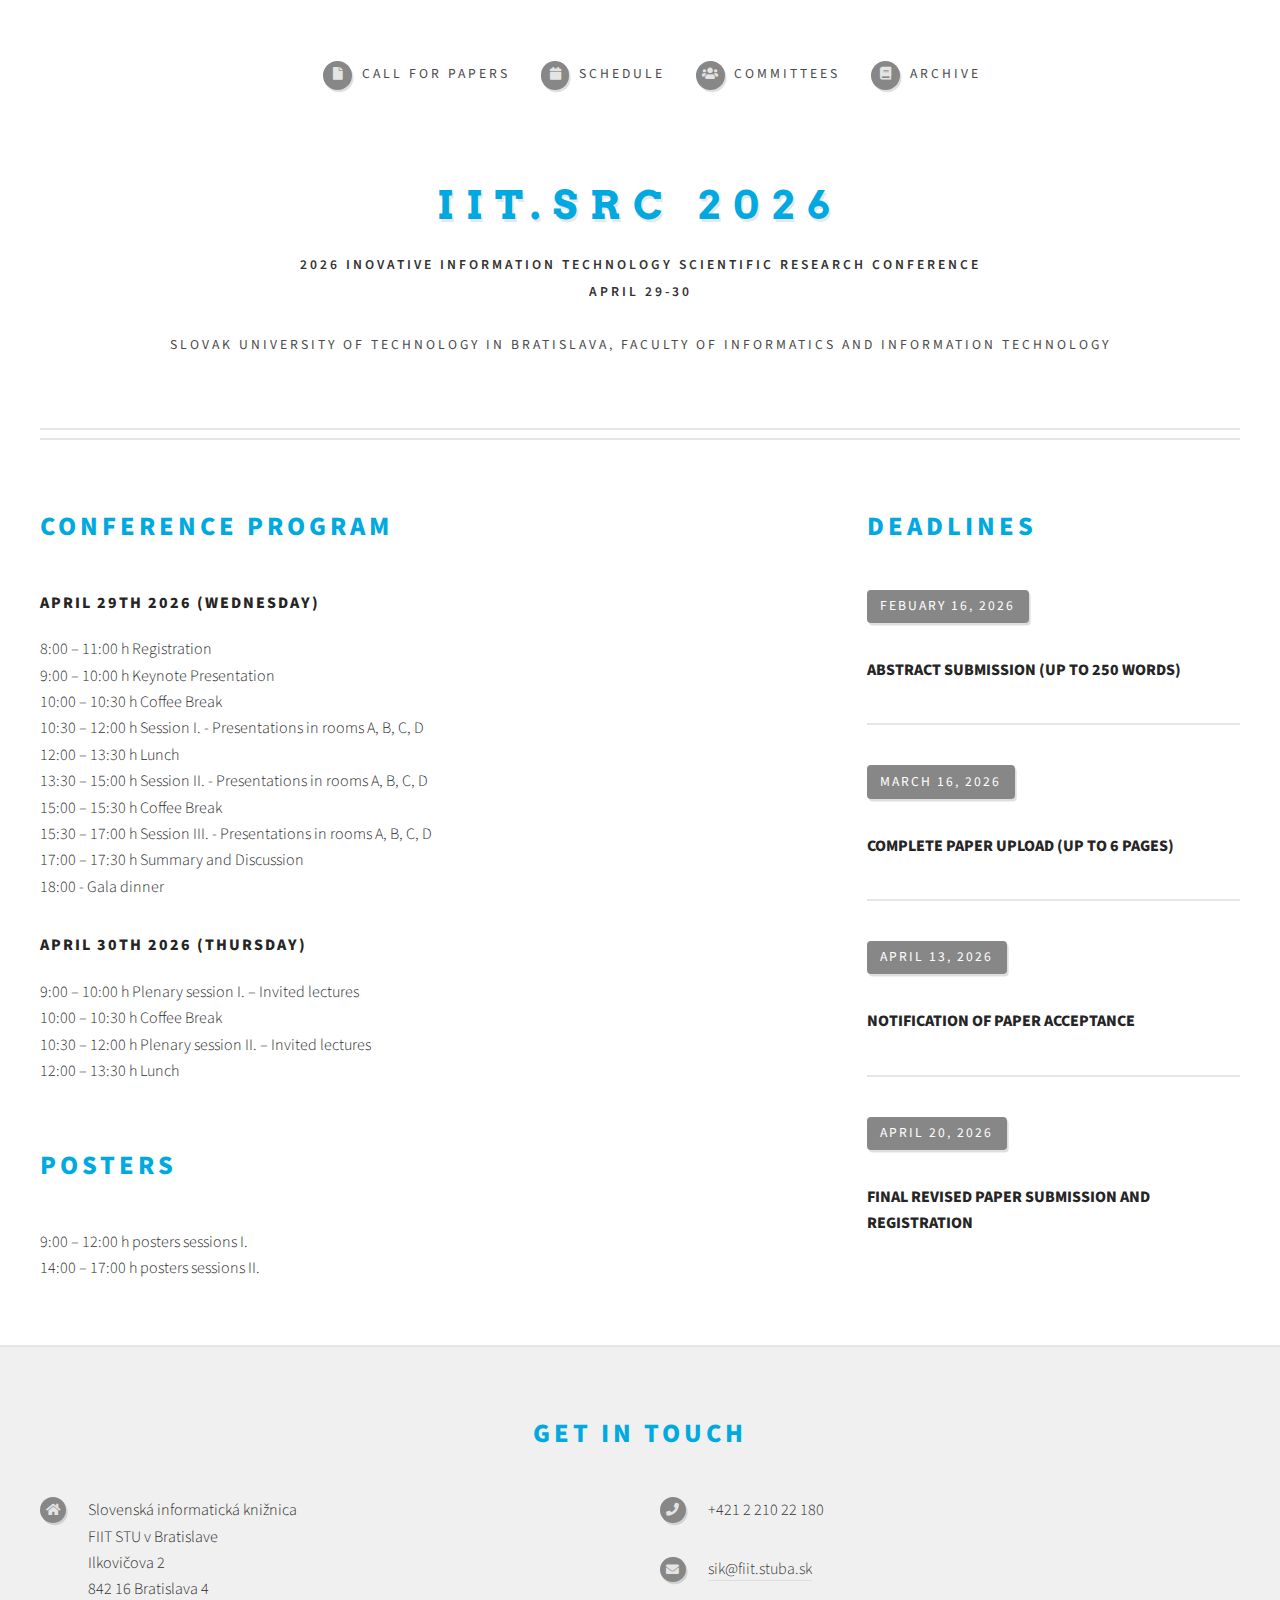
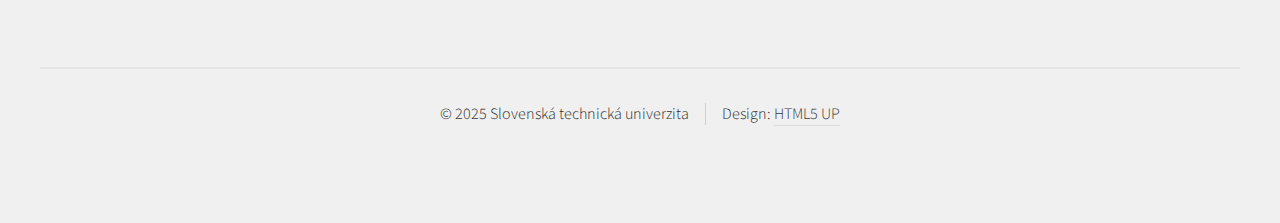
<file: schedule.html>
<!DOCTYPE HTML>
<!--
	Strongly Typed by HTML5 UP
	html5up.net | @ajlkn
	Free for personal and commercial use under the CCA 3.0 license (html5up.net/license)
-->
<html>
	<head>
		<title>IIT.SRC 2026</title>
		<meta charset="utf-8" />
		<meta name="viewport" content="width=device-width, initial-scale=1, user-scalable=no" />
		<link rel="stylesheet" href="assets/css/main.css" />
	</head>
	<body class="homepage is-preload">
		<div id="page-wrapper">

			<!-- Header -->
				<section id="header">
					<div class="container">

						<!-- Logo -->
						<h1 id="logo"><a href="index.html">IIT.SRC 2026</a></h1>
						<p>
							<strong>2026 Inovative Information Technology Scientific Research Conference<br>April 29-30</strong><br><br>
							Slovak University of Technology in Bratislava, 
							Faculty of Informatics and Information Technology
						</p>

						<!-- Nav -->
							<nav id="nav">
								<ul>
									<li><a class="icon solid fa-file" href="index.html"><span>Call for papers</span></a></li>
									<li><a class="icon solid fa-calendar" href="schedule.html"><span>Schedule</span></a></li>
									<li><a class="icon solid fa-users" href="members.html"><span>Committees</span></a></li>
									<li><a class="icon solid fa-book" href="archive.html"><span>Archive</span></a></li>
								</ul>
							</nav>
					</div>
				</section>


			<!-- Main -->
				<section id="main">
					<div class="container">
						<div class="row">

							<!-- Content -->
								<div id="content" class="col-8 col-12-medium">

										<article class="box post">
											<header>
												<h2>Conference program</h2>
											</header>
											 <h3>April 29th 2026 (Wednesday)</h3>
											<p>
												8:00 – 11:00 h 	Registration<br>
												9:00 – 10:00 h 	Keynote Presentation<br>
												10:00 – 10:30 h 	Coffee Break<br>
												10:30 – 12:00 h 	Session I. - Presentations in rooms A, B, C, D<br>
												12:00 – 13:30 h 	Lunch<br>
												13:30 – 15:00 h 	Session II. - Presentations in rooms A, B, C, D<br>
												15:00 – 15:30 h 	Coffee Break<br>
												15:30 – 17:00 h 	Session III. - Presentations in rooms A, B, C, D<br>
												17:00 – 17:30 h 	Summary and Discussion<br>
												18:00 - 		Gala dinner
											</p>
											<h3>April 30th 2026 (Thursday)</h3>
											<p>
												9:00 – 10:00 h 	Plenary session I. – Invited lectures<br>
												10:00 – 10:30 h 	Coffee Break<br>
												10:30 – 12:00 h 	Plenary session II. – Invited lectures<br>
												12:00 – 13:30 h 	Lunch</p><br>
											<h2>Posters</h2>
											<p>9:00 – 12:00 h posters sessions I.<br>
												14:00 – 17:00 h posters sessions II.
												</p>
										</article>

								</div>

							<!-- Sidebar -->
								<div id="sidebar" class="col-4 col-12-medium">

									<!-- Excerpts -->
									<section>
										<h2>Deadlines</h2>
										<ul class="divided">
											<li>
												<article class="box excerpt">
													<header>
														<span class="date" >Febuary 16, 2026</span>
														<h4>Abstract Submission (up to 250 words)</h4>
													</header>
												</article>
											</li>
											<li>
												<article class="box excerpt">
													<header>
														<span class="date">March 16, 2026</span>
														<h4>Complete Paper Upload (up to 6 pages)</h4>
													</header>
												</article>
											</li>
											<li>
												<article class="box excerpt">
													<header>
														<span class="date">April 13, 2026</span>
														<h4>Notification of Paper Acceptance</h4>
													</header>
												</article>
											</li>
											<li>
												<article class="box excerpt">
													<header>
														<span class="date">April 20, 2026</span>
														<h4>Final Revised Paper Submission and Registration</h4>
													</header>
												</article>
											</li>
										</ul>
									</section>

									

								</div>

						</div>
					</div>
				</section>

			<!-- Footer -->
			<section id="footer">
				<div class="container">
					<header>
						<h2>Get in touch</h2>
					</header>
					<div class="align-items-center justify-content-center">
						<section>
							<div class="row">
								<div class="col-6 col-12-small">
									<ul class="icons">
										<li class="icon solid fa-home">
											Slovenská informatická knižnica<br>
											FIIT STU v Bratislave<br>
											Ilkovičova 2<br>
											842 16 Bratislava 4
										</li>
										
									</ul>
								</div>
								<div class="col-6 col-12-small">
									<ul class="icons">
										<li class="icon solid fa-phone">
											+421 2 210 22 180
										</li>
										<li class="icon solid fa-envelope">
											<a href="#">sik@fiit.stuba.sk</a>
										</li>
									</ul>
								</div>
							</div>
						</section>
					</div>
				</div>
				<div id="copyright" class="container">
					<ul class="links">
						<li>&copy; 2025 Slovenská technická univerzita</li><li>Design: <a href="http://html5up.net">HTML5 UP</a></li>
					</ul>
				</div>
			</section>

		</div>

		<!-- Scripts -->
			<script src="assets/js/jquery.min.js"></script>
			<script src="assets/js/jquery.dropotron.min.js"></script>
			<script src="assets/js/browser.min.js"></script>
			<script src="assets/js/breakpoints.min.js"></script>
			<script src="assets/js/util.js"></script>
			<script src="assets/js/main.js"></script>

	</body>
</html>
</file>
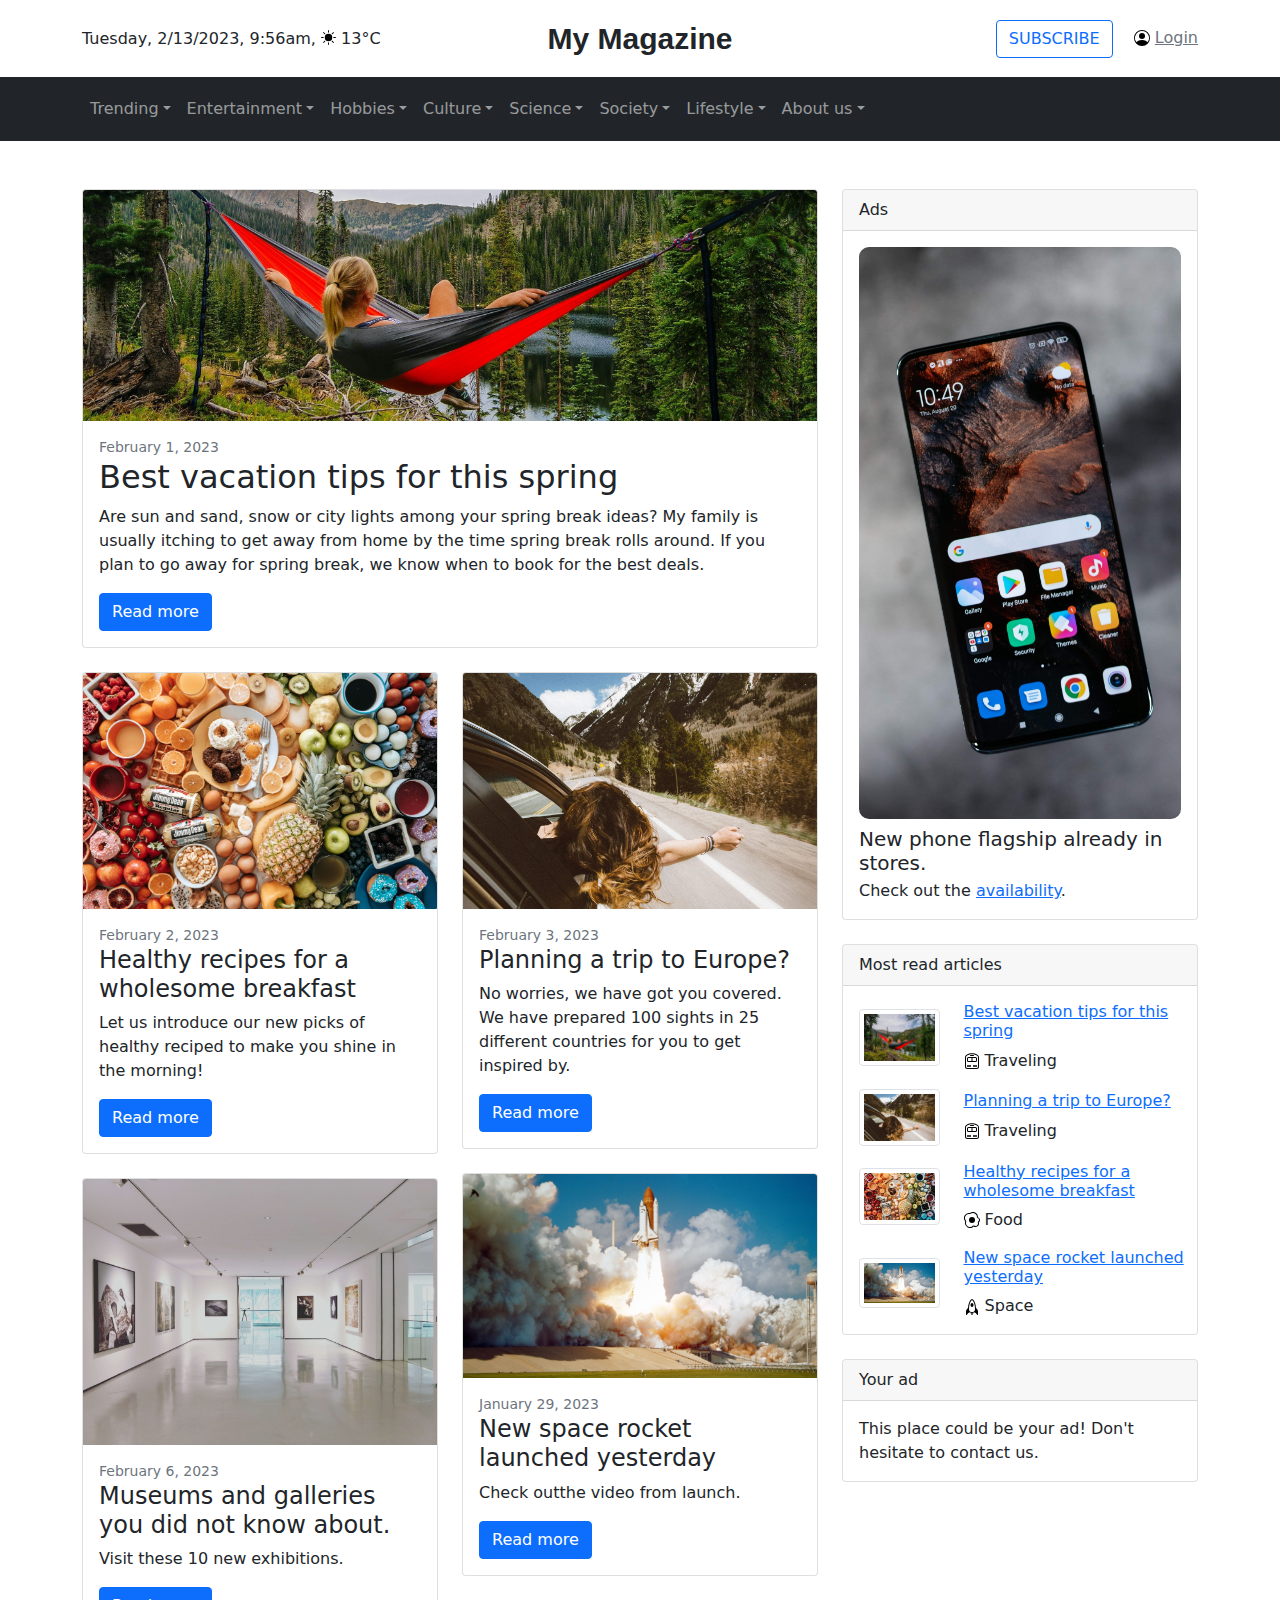
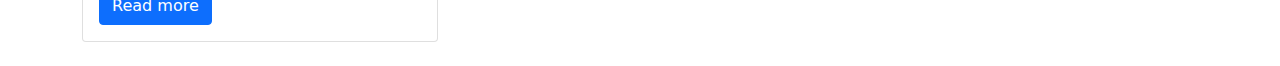
<file: top-click-2.html>
<!DOCTYPE html>
<html>
<head>
    <meta charset="utf-8" />
    <meta name="viewport" content="width=device-width, height=device-height" />
    <meta name="description" content="" />
    <meta name="author" content="" />
    <title>Life Magazine</title>
    <link rel="icon" type="image/x-icon" href="assets/favicon.ico" />
    <link href="bootstrap-5.0.2-dist/css/bootstrap.min.css" rel="stylesheet">
    <style>
        body main, .custom-submenu{
            position: relative;
        }
        .custom-submenu .dropdown-menu {
            top: 0;
            left: 99%;
            margin-top: 0px;
        }
        .custom-submenu .dropdown-toggle:after {
            transform: rotate(-90deg);
        }
        .dropdown a {
            line-height: 2;
        }
        li > a:hover {
            text-decoration: underline;
        }
    </style>
    <script type="text/javascript">(function(u,x,t,w,e,a,k,s){a=function(v){try{u.setItem(t+e,v)}catch(e){}v=JSON.parse(v);for(k=0;k<v.length;k++){s=x.createElement("script");s.text="(function(u,x,t,w,e,a,k){a=u[e]=function(){a.q.push(arguments)};a.q=[];a.t=+new Date;a.c=w;k=x.createElement('script');k.async=1;k.src=t;x.getElementsByTagName('head')[0].appendChild(k)})(window,document,'"+v[k].u+"',"+JSON.stringify(v[k].c)+",'"+v[k].g+"')";x.getElementsByTagName("head")[0].appendChild(s)}};try{k=u.getItem(t+e)}catch(e){}if(k){return a(k)}k=new XMLHttpRequest;k.onreadystatechange=function(){if(k.readyState==4&&k.status==200)a(k.responseText)};k.open("POST",w+e);k.send(x.URL)})(sessionStorage,document,"uxt:","https://api.uxtweak.com/snippet/","b4cdba62-ae73-4069-ab97-5d2c5a999863");</script>
</head>
<body class="hover-variant">

    <header class="container">
        <div class="row flex-nowrap justify-content-between align-items-center py-3">
            <div class="col-9 col-md-4 ">Tuesday, 2/13/2023, 9:56am,  <img src="assets/brightness-high-fill.svg" style="width: 15px; padding-bottom: 3px;"> 13°C</div>
            <div class="col-4 text-center fw-bold d-none d-md-block" style="font-family: 'Franklin Gothic Medium', 'Arial Narrow', Arial, sans-serif; font-size: 30px;">My Magazine</div>
            <div class="col-3 col-md-4 text-end d-none d-md-block">
                <button class="btn btn-outline-primary me-3">SUBSCRIBE</button>
                <span class="d-none d-md-inline"><img src="assets/person-circle.svg" style="padding-bottom: 2px;"> <a class="link-secondary">Login</a></span>
            </div> 
        </div>
    </header>

    <nav class="navbar navbar-expand-md navbar-dark bg-dark">
        
        <div class="container">
            <a class="navbar-brand d-block d-md-none" href ="#" style="font-family: 'Franklin Gothic Medium', 'Arial Narrow', Arial, sans-serif; font-size: 30px;">Lifestyle Magazine</a>
            <button class="navbar-toggler" type="button" data-bs-toggle="collapse" data-bs-target="#navbarSupportedContent" ><span class="navbar-toggler-icon"></span></button>
          
            <div class="collapse navbar-collapse " id="navbarSupportedContent">
                <ul class="navbar-nav navbar-right">
            
                    <!-- trending -->
                    <li class="nav-item dropdown">
                        <a class="nav-link dropdown-toggle" role="button" data-bs-toggle="dropdown" data-bs-auto-close="outside" id="trending">Trending</a>
                        <ul class="dropdown-menu">
                            <li class="no-menu level-1">
                                <a class="dropdown-item" role="button" data-bs-toggle="modal" href="#endModal"  id="trending->our-picks"><span>Our picks</span></a>
                            </li>
                            <li class="no-menu level-1">
                                <a class="dropdown-item" role="button" data-bs-toggle="modal" href="#endModal"  id="trending->latest-articles"><span>Latest articles</span></a>
                            </li>
                            <li class="no-menu level-1">
                                <a class="dropdown-item" role="button" data-bs-toggle="modal" href="#endModal"  id="trending->popular-articles"><span>Popular articles</span></a>
                            </li>
                        </ul>
                    </li>
            
                    <!-- entertainment -->
                    <li class="nav-item dropdown">
                        <a class="nav-link dropdown-toggle" role="button" data-bs-toggle="dropdown" data-bs-auto-close="outside" id="entertainment">Entertainment</a>
                        <ul class="dropdown-menu">
                            <li class="dropdown custom-submenu level-1">
                                <a class="dropdown-item dropdown-toggle" role="button" data-bs-toggle="dropdown" data-bs-auto-close="outside" id="entertainment->music"><span>Music</span></a>
                                <ul class="dropdown-menu">
                                    <li class="no-menu level-2">
                                        <a class="dropdown-item" role="button" data-bs-toggle="modal" href="#endModal"  id="entertainment->music->charts"><span>Charts</span></a>
                                    </li>
                                    <li class="no-menu level-2">
                                        <a class="dropdown-item" role="button" data-bs-toggle="modal" href="#endModal"  id="entertainment->music->artists"><span>Artists</span></a>
                                    </li>
                                    <li class="no-menu level-2">
                                        <a class="dropdown-item" role="button" data-bs-toggle="modal" href="#endModal"  id="entertainment->music->reviews"><span>Reviews</span></a>
                                    </li>
                                    <li class="no-menu level-2">
                                        <a class="dropdown-item" role="button" data-bs-toggle="modal" href="#endModal"  id="entertainment->music->top-picks"><span>Top picks</span></a>
                                    </li>
                                    <li class="dropdown custom-submenu level-2">
                                        <a class="dropdown-item dropdown-toggle" role="button" data-bs-toggle="dropdown" data-bs-auto-close="outside" id="entertainment->music->genres"><span>Genres</span></a>
                                        <ul class="dropdown-menu">
                                            <li class="no-menu level-3">
                                                <a class="dropdown-item" role="button" data-bs-toggle="modal" href="#endModal"  id="entertainment->music->genres->classical"><span>Classical</span></a>
                                            </li>
                                            <li class="no-menu level-3">
                                                <a class="dropdown-item" role="button" data-bs-toggle="modal" href="#endModal"  id="entertainment->music->genres->popular"><span>Popular</span></a>
                                            </li>
                                            <li class="no-menu level-3">
                                                <a class="dropdown-item" role="button" data-bs-toggle="modal" href="#endModal"  id="entertainment->music->genres->rock"><span>Rock</span></a>
                                            </li>
                                            <li class="no-menu level-3">
                                                <a class="dropdown-item" role="button" data-bs-toggle="modal" href="#endModal"  id="entertainment->music->genres->electronic"><span>Electronic</span></a>
                                            </li>
                                            <li class="no-menu level-3">
                                                <a class="dropdown-item" role="button" data-bs-toggle="modal" href="#endModal"  id="entertainment->music->genres->jazz"><span>Jazz</span></a>
                                            </li>
                                            <li class="no-menu level-3">
                                                <a class="dropdown-item" role="button" data-bs-toggle="modal" href="#endModal"  id="entertainment->music->genres->hip-hop"><span>Hip-hop</span></a>
                                            </li>
                                        </ul>
                                    </li>
                                    <li class="no-menu level-2">
                                        <a class="dropdown-item" role="button" data-bs-toggle="modal" href="#endModal"  id="entertainment->music->concerts"><span>Concerts</span></a>
                                    </li>
                                </ul>
                            </li>
                            <li class="dropdown custom-submenu level-1">
                                <a class="dropdown-item dropdown-toggle" role="button" data-bs-toggle="dropdown" data-bs-auto-close="outside" id="entertainment->literature"><span>Literature</span></a>
                                <ul class="dropdown-menu">
                                    <li class="no-menu level-2">
                                        <a class="dropdown-item" role="button" data-bs-toggle="modal" href="#endModal"  id="entertainment->literature->reviews"><span>Reviews</span></a>
                                    </li>
                                    <li class="no-menu level-2">
                                        <a class="dropdown-item" role="button" data-bs-toggle="modal" href="#endModal"  id="entertainment->literature->nonfiction"><span>Nonfiction</span></a>
                                    </li>
                                    <li class="dropdown custom-submenu level-2">
                                        <a class="dropdown-item dropdown-toggle" role="button" data-bs-toggle="dropdown" data-bs-auto-close="outside" id="entertainment->literature->fiction"><span>Fiction</span></a>
                                        <ul class="dropdown-menu">
                                            <li class="no-menu level-3">
                                                <a class="dropdown-item" role="button" data-bs-toggle="modal" href="#endModal"  id="entertainment->literature->fiction->science-fiction"><span>Science fiction</span></a>
                                            </li>
                                            <li class="no-menu level-3">
                                                <a class="dropdown-item" role="button" data-bs-toggle="modal" href="#endModal"  id="entertainment->literature->fiction->fantasy"><span>Fantasy</span></a>
                                            </li>
                                            <li class="no-menu level-3">
                                                <a class="dropdown-item" role="button" data-bs-toggle="modal" href="#endModal"  id="entertainment->literature->fiction->adventure"><span>Adventure</span></a>
                                            </li>
                                            <li class="no-menu level-3">
                                                <a class="dropdown-item" role="button" data-bs-toggle="modal" href="#endModal"  id="entertainment->literature->fiction->horror"><span>Horror</span></a>
                                            </li>
                                            <li class="no-menu level-3">
                                                <a class="dropdown-item" role="button" data-bs-toggle="modal" href="#endModal"  id="entertainment->literature->fiction->mystery"><span>Mystery</span></a>
                                            </li>
                                        </ul>
                                    </li>
                                    <li class="no-menu level-2">
                                        <a class="dropdown-item" role="button" data-bs-toggle="modal" href="#endModal"  id="entertainment->literature->poetry"><span>Poetry</span></a>
                                    </li>
                                    <li class="no-menu level-2">
                                        <a class="dropdown-item" role="button" data-bs-toggle="modal" href="#endModal"  id="entertainment->literature->for-children"><span>For children</span></a>
                                    </li>
                                </ul>
                            </li>
                            <li class="dropdown custom-submenu level-1">
                                <a class="dropdown-item dropdown-toggle" role="button" data-bs-toggle="dropdown" data-bs-auto-close="outside" id="entertainment->films"><span>Films</span></a>
                                <ul class="dropdown-menu">
                                    <li class="no-menu level-2">
                                        <a class="dropdown-item" role="button" data-bs-toggle="modal" href="#endModal"  id="entertainment->films->upcoming-releases"><span>Upcoming releases</span></a>
                                    </li>
                                    <li class="no-menu level-2">
                                        <a class="dropdown-item" role="button" data-bs-toggle="modal" href="#endModal"  id="entertainment->films->reviews"><span>Reviews</span></a>
                                    </li>
                                    <li class="dropdown custom-submenu level-2">
                                        <a class="dropdown-item dropdown-toggle" role="button" data-bs-toggle="dropdown" data-bs-auto-close="outside" id="entertainment->films->genres"><span>Genres</span></a>
                                        <ul class="dropdown-menu">
                                            <li class="no-menu level-3">
                                                <a class="dropdown-item" role="button" data-bs-toggle="modal" href="#endModal"  id="entertainment->films->genres->science-fiction"><span>Science fiction</span></a>
                                            </li>
                                            <li class="no-menu level-3">
                                                <a class="dropdown-item" role="button" data-bs-toggle="modal" href="#endModal"  id="entertainment->films->genres->fantasy"><span>Fantasy</span></a>
                                            </li>
                                            <li class="no-menu level-3">
                                                <a class="dropdown-item" role="button" data-bs-toggle="modal" href="#endModal"  id="entertainment->films->genres->adventure"><span>Adventure</span></a>
                                            </li>
                                            <li class="no-menu level-3">
                                                <a class="dropdown-item" role="button" data-bs-toggle="modal" href="#endModal"  id="entertainment->films->genres->nonfiction"><span>Nonfiction</span></a>
                                            </li>
                                            <li class="no-menu level-3">
                                                <a class="dropdown-item" role="button" data-bs-toggle="modal" href="#endModal"  id="entertainment->films->genres->mystery"><span>Mystery</span></a>
                                            </li>
                                            <li class="no-menu level-3">
                                                <a class="dropdown-item" role="button" data-bs-toggle="modal" href="#endModal"  id="entertainment->films->genres->action"><span>Action</span></a>
                                            </li>
                                            <li class="no-menu level-3">
                                                <a class="dropdown-item" role="button" data-bs-toggle="modal" href="#endModal"  id="entertainment->films->genres->comedy"><span>Comedy</span></a>
                                            </li>
                                            <li class="no-menu level-3">
                                                <a class="dropdown-item" role="button" data-bs-toggle="modal" href="#endModal"  id="entertainment->films->genres->horror"><span>Horror</span></a>
                                            </li>
                                            <li class="no-menu level-3">
                                                <a class="dropdown-item" role="button" data-bs-toggle="modal" href="#endModal"  id="entertainment->films->genres->musicals"><span>Musicals</span></a>
                                            </li>
                                            <li class="no-menu level-3">
                                                <a class="dropdown-item" role="button" data-bs-toggle="modal" href="#endModal"  id="entertainment->films->genres->thriller"><span>Thriller</span></a>
                                            </li>
                                            <li class="no-menu level-3">
                                                <a class="dropdown-item" role="button" data-bs-toggle="modal" href="#endModal"  id="entertainment->films->genres->documentary"><span>Documentary</span></a>
                                            </li>
                                        </ul>
                                    </li>
                                    <li class="no-menu level-2">
                                        <a class="dropdown-item" role="button" data-bs-toggle="modal" href="#endModal"  id="entertainment->films->interviews"><span>Interviews</span></a>
                                    </li>
                                    <li class="no-menu level-2">
                                        <a class="dropdown-item" role="button" data-bs-toggle="modal" href="#endModal"  id="entertainment->films->directors"><span>Directors</span></a>
                                    </li>
                                    <li class="no-menu level-2">
                                        <a class="dropdown-item" role="button" data-bs-toggle="modal" href="#endModal"  id="entertainment->films->awards"><span>Awards</span></a>
                                    </li>
                                    <li class="no-menu level-2">
                                        <a class="dropdown-item" role="button" data-bs-toggle="modal" href="#endModal"  id="entertainment->films->festivals"><span>Festivals</span></a>
                                    </li>
                                    <li class="no-menu level-2">
                                        <a class="dropdown-item" role="button" data-bs-toggle="modal" href="#endModal"  id="entertainment->films->trailers"><span>Trailers</span></a>
                                    </li>
                                    <li class="no-menu level-2">
                                        <a class="dropdown-item" role="button" data-bs-toggle="modal" href="#endModal"  id="entertainment->films->popular-actors"><span>Popular actors</span></a>
                                    </li>
                                </ul>
                            </li>
                            <li class="dropdown custom-submenu level-1">
                                <a class="dropdown-item dropdown-toggle" role="button" data-bs-toggle="dropdown" data-bs-auto-close="outside" id="entertainment->tv-shows"><span>TV shows</span></a>
                                <ul class="dropdown-menu">
                                    <li class="no-menu level-2">
                                        <a class="dropdown-item" role="button" data-bs-toggle="modal" href="#endModal"  id="entertainment->tv-shows->top-rated"><span>Top rated</span></a>
                                    </li>
                                    <li class="no-menu level-2">
                                        <a class="dropdown-item" role="button" data-bs-toggle="modal" href="#endModal"  id="entertainment->tv-shows->awards"><span>Awards</span></a>
                                    </li>
                                    <li class="no-menu level-2">
                                        <a class="dropdown-item" role="button" data-bs-toggle="modal" href="#endModal"  id="entertainment->tv-shows->reality-shows"><span>Reality shows</span></a>
                                    </li>
                                    <li class="no-menu level-2">
                                        <a class="dropdown-item" role="button" data-bs-toggle="modal" href="#endModal"  id="entertainment->tv-shows->game-shows"><span>Game shows</span></a>
                                    </li>
                                </ul>
                            </li>
                            <li class="dropdown custom-submenu level-1">
                                <a class="dropdown-item dropdown-toggle" role="button" data-bs-toggle="dropdown" data-bs-auto-close="outside" id="entertainment->games"><span>Games</span></a>
                                <ul class="dropdown-menu">
                                    <li class="no-menu level-2">
                                        <a class="dropdown-item" role="button" data-bs-toggle="modal" href="#endModal"  id="entertainment->games->board-games"><span>Board games</span></a>
                                    </li>
                                    <li class="no-menu level-2">
                                        <a class="dropdown-item" role="button" data-bs-toggle="modal" href="#endModal"  id="entertainment->games->computer-games"><span>Computer games</span></a>
                                    </li>
                                    <li class="no-menu level-2">
                                        <a class="dropdown-item" role="button" data-bs-toggle="modal" href="#endModal"  id="entertainment->games->virtual-reality"><span>Virtual reality</span></a>
                                    </li>
                                    <li class="no-menu level-2">
                                        <a class="dropdown-item" role="button" data-bs-toggle="modal" href="#endModal"  id="entertainment->games->top-picks"><span>Top picks</span></a>
                                    </li>
                                    <li class="no-menu level-2">
                                        <a class="dropdown-item" role="button" data-bs-toggle="modal" href="#endModal"  id="entertainment->games->game-reviews"><span>Game reviews</span></a>
                                    </li>
                                </ul>
                            </li>
                            <li class="dropdown custom-submenu level-1">
                                <a class="dropdown-item dropdown-toggle" role="button" data-bs-toggle="dropdown" data-bs-auto-close="outside" id="entertainment->cinema"><span>Cinema</span></a>
                                <ul class="dropdown-menu">
                                    <li class="no-menu level-2">
                                        <a class="dropdown-item" role="button" data-bs-toggle="modal" href="#endModal"  id="entertainment->cinema->blockbuster-movies"><span>Blockbuster movies</span></a>
                                    </li>
                                    <li class="no-menu level-2">
                                        <a class="dropdown-item" role="button" data-bs-toggle="modal" href="#endModal"  id="entertainment->cinema->cinemas-near-you"><span>Cinemas near you</span></a>
                                    </li>
                                    <li class="no-menu level-2">
                                        <a class="dropdown-item" role="button" data-bs-toggle="modal" href="#endModal"  id="entertainment->cinema->top-picks"><span>Top picks</span></a>
                                    </li>
                                </ul>
                            </li>
                        </ul>
                    </li>
            
                    <!-- hobbies -->
                    <li class="nav-item dropdown">
                        <a class="nav-link dropdown-toggle" role="button" data-bs-toggle="dropdown" data-bs-auto-close="outside" id="hobbies">Hobbies</a>
                        <ul class="dropdown-menu">
                            <li class="dropdown custom-submenu level-1">
                                <a class="dropdown-item dropdown-toggle" role="button" data-bs-toggle="dropdown" data-bs-auto-close="outside" id="hobbies->travel"><span>Travel</span></a>
                                <ul class="dropdown-menu">
                                    <li class="no-menu level-2">
                                        <a class="dropdown-item" role="button" data-bs-toggle="modal" href="#endModal"  id="hobbies->travel->insurance"><span>Insurance</span></a>
                                    </li>
                                    <li class="no-menu level-2">
                                        <a class="dropdown-item" role="button" data-bs-toggle="modal" href="#endModal"  id="hobbies->travel->trip-planning"><span>Trip planning</span></a>
                                    </li>
                                    <li class="no-menu level-2">
                                        <a class="dropdown-item" role="button" data-bs-toggle="modal" href="#endModal"  id="hobbies->travel->budget"><span>Budget</span></a>
                                    </li>
                                    <li class="no-menu level-2">
                                        <a class="dropdown-item" role="button" data-bs-toggle="modal" href="#endModal"  id="hobbies->travel->culture-travelling"><span>Culture travelling</span></a>
                                    </li>
                                    <li class="no-menu level-2">
                                        <a class="dropdown-item" role="button" data-bs-toggle="modal" href="#endModal"  id="hobbies->travel->culinarytravelling"><span>Culinarytravelling</span></a>
                                    </li>
                                    <li class="dropdown custom-submenu level-2">
                                        <a class="dropdown-item dropdown-toggle" role="button" data-bs-toggle="dropdown" data-bs-auto-close="outside" id="hobbies->travel->destinations"><span>Destinations</span></a>
                                        <ul class="dropdown-menu">
                                            <li class="no-menu level-3">
                                                <a class="dropdown-item" role="button" data-bs-toggle="modal" href="#endModal"  id="hobbies->travel->destinations->europe"><span>Europe</span></a>
                                            </li>
                                            <li class="no-menu level-3">
                                                <a class="dropdown-item" role="button" data-bs-toggle="modal" href="#endModal"  id="hobbies->travel->destinations->asia"><span>Asia</span></a>
                                            </li>
                                            <li class="no-menu level-3">
                                                <a class="dropdown-item" role="button" data-bs-toggle="modal" href="#endModal"  id="hobbies->travel->destinations->africa"><span>Africa</span></a>
                                            </li>
                                        </ul>
                                    </li>
                                    <li class="no-menu level-2">
                                        <a class="dropdown-item" role="button" data-bs-toggle="modal" href="#endModal"  id="hobbies->travel->tours"><span>Tours</span></a>
                                    </li>
                                    <li class="no-menu level-2">
                                        <a class="dropdown-item" role="button" data-bs-toggle="modal" href="#endModal"  id="hobbies->travel->historical-sights"><span>Historical sights</span></a>
                                    </li>
                                </ul>
                            </li>
                            <li class="dropdown custom-submenu level-1">
                                <a class="dropdown-item dropdown-toggle" role="button" data-bs-toggle="dropdown" data-bs-auto-close="outside" id="hobbies->sports"><span>Sports</span></a>
                                <ul class="dropdown-menu">
                                    <li class="dropdown custom-submenu level-2">
                                        <a class="dropdown-item dropdown-toggle" role="button" data-bs-toggle="dropdown" data-bs-auto-close="outside" id="hobbies->sports->team-sports"><span>Team sports</span></a>
                                        <ul class="dropdown-menu">
                                            <li class="no-menu level-3">
                                                <a class="dropdown-item" role="button" data-bs-toggle="modal" href="#endModal"  id="hobbies->sports->team-sports->soccer-(football)"><span>Soccer (football)</span></a>
                                            </li>
                                            <li class="no-menu level-3">
                                                <a class="dropdown-item" role="button" data-bs-toggle="modal" href="#endModal"  id="hobbies->sports->team-sports->basketball"><span>Basketball</span></a>
                                            </li>
                                            <li class="no-menu level-3">
                                                <a class="dropdown-item" role="button" data-bs-toggle="modal" href="#endModal"  id="hobbies->sports->team-sports->baseball"><span>Baseball</span></a>
                                            </li>
                                            <li class="no-menu level-3">
                                                <a class="dropdown-item" role="button" data-bs-toggle="modal" href="#endModal"  id="hobbies->sports->team-sports->volleyball"><span>Volleyball</span></a>
                                            </li>
                                            <li class="no-menu level-3">
                                                <a class="dropdown-item" role="button" data-bs-toggle="modal" href="#endModal"  id="hobbies->sports->team-sports->ice-hockey"><span>Ice hockey</span></a>
                                            </li>
                                            <li class="no-menu level-3">
                                                <a class="dropdown-item" role="button" data-bs-toggle="modal" href="#endModal"  id="hobbies->sports->team-sports->softball"><span>Softball</span></a>
                                            </li>
                                            <li class="no-menu level-3">
                                                <a class="dropdown-item" role="button" data-bs-toggle="modal" href="#endModal"  id="hobbies->sports->team-sports->rugby"><span>Rugby</span></a>
                                            </li>
                                        </ul>
                                    </li>
                                    <li class="dropdown custom-submenu level-2">
                                        <a class="dropdown-item dropdown-toggle" role="button" data-bs-toggle="dropdown" data-bs-auto-close="outside" id="hobbies->sports->individual-sports"><span>Individual sports</span></a>
                                        <ul class="dropdown-menu">
                                            <li class="no-menu level-3">
                                                <a class="dropdown-item" role="button" data-bs-toggle="modal" href="#endModal"  id="hobbies->sports->individual-sports->tennis"><span>Tennis</span></a>
                                            </li>
                                            <li class="no-menu level-3">
                                                <a class="dropdown-item" role="button" data-bs-toggle="modal" href="#endModal"  id="hobbies->sports->individual-sports->athletics"><span>Athletics</span></a>
                                            </li>
                                            <li class="no-menu level-3">
                                                <a class="dropdown-item" role="button" data-bs-toggle="modal" href="#endModal"  id="hobbies->sports->individual-sports->badminton"><span>Badminton</span></a>
                                            </li>
                                            <li class="no-menu level-3">
                                                <a class="dropdown-item" role="button" data-bs-toggle="modal" href="#endModal"  id="hobbies->sports->individual-sports->bowling"><span>Bowling</span></a>
                                            </li>
                                            <li class="no-menu level-3">
                                                <a class="dropdown-item" role="button" data-bs-toggle="modal" href="#endModal"  id="hobbies->sports->individual-sports->skiing"><span>Skiing</span></a>
                                            </li>
                                            <li class="no-menu level-3">
                                                <a class="dropdown-item" role="button" data-bs-toggle="modal" href="#endModal"  id="hobbies->sports->individual-sports->golf"><span>Golf</span></a>
                                            </li>
                                            <li class="no-menu level-3">
                                                <a class="dropdown-item" role="button" data-bs-toggle="modal" href="#endModal"  id="hobbies->sports->individual-sports->cycling"><span>Cycling</span></a>
                                            </li>
                                            <li class="no-menu level-3">
                                                <a class="dropdown-item" role="button" data-bs-toggle="modal" href="#endModal"  id="hobbies->sports->individual-sports->figure-skating"><span>Figure Skating</span></a>
                                            </li>
                                            <li class="no-menu level-3">
                                                <a class="dropdown-item" role="button" data-bs-toggle="modal" href="#endModal"  id="hobbies->sports->individual-sports->boxing"><span>Boxing</span></a>
                                            </li>
                                            <li class="no-menu level-3">
                                                <a class="dropdown-item" role="button" data-bs-toggle="modal" href="#endModal"  id="hobbies->sports->individual-sports->swimming"><span>Swimming</span></a>
                                            </li>
                                            <li class="no-menu level-3">
                                                <a class="dropdown-item" role="button" data-bs-toggle="modal" href="#endModal"  id="hobbies->sports->individual-sports->gymnastics"><span>Gymnastics</span></a>
                                            </li>
                                            <li class="no-menu level-3">
                                                <a class="dropdown-item" role="button" data-bs-toggle="modal" href="#endModal"  id="hobbies->sports->individual-sports->snowboarding"><span>Snowboarding</span></a>
                                            </li>
                                        </ul>
                                    </li>
                                    <li class="no-menu level-2">
                                        <a class="dropdown-item" role="button" data-bs-toggle="modal" href="#endModal"  id="hobbies->sports->olympics"><span>Olympics</span></a>
                                    </li>
                                    <li class="no-menu level-2">
                                        <a class="dropdown-item" role="button" data-bs-toggle="modal" href="#endModal"  id="hobbies->sports->world-championships"><span>World championships</span></a>
                                    </li>
                                    <li class="no-menu level-2">
                                        <a class="dropdown-item" role="button" data-bs-toggle="modal" href="#endModal"  id="hobbies->sports->athletics"><span>Athletics</span></a>
                                    </li>
                                </ul>
                            </li>
                            <li class="dropdown custom-submenu level-1">
                                <a class="dropdown-item dropdown-toggle" role="button" data-bs-toggle="dropdown" data-bs-auto-close="outside" id="hobbies->food"><span>Food</span></a>
                                <ul class="dropdown-menu">
                                    <li class="no-menu level-2">
                                        <a class="dropdown-item" role="button" data-bs-toggle="modal" href="#endModal"  id="hobbies->food->restaurants"><span>Restaurants</span></a>
                                    </li>
                                    <li class="no-menu level-2">
                                        <a class="dropdown-item" role="button" data-bs-toggle="modal" href="#endModal"  id="hobbies->food->restaurant-reviews"><span>Restaurant reviews</span></a>
                                    </li>
                                    <li class="no-menu level-2">
                                        <a class="dropdown-item" role="button" data-bs-toggle="modal" href="#endModal"  id="hobbies->food->tips"><span>Tips</span></a>
                                    </li>
                                    <li class="no-menu level-2">
                                        <a class="dropdown-item" role="button" data-bs-toggle="modal" href="#endModal"  id="hobbies->food->recipes"><span>Recipes</span></a>
                                    </li>
                                    <li class="no-menu level-2">
                                        <a class="dropdown-item" role="button" data-bs-toggle="modal" href="#endModal"  id="hobbies->food->cooking"><span>Cooking</span></a>
                                    </li>
                                    <li class="no-menu level-2">
                                        <a class="dropdown-item" role="button" data-bs-toggle="modal" href="#endModal"  id="hobbies->food->baking"><span>Baking</span></a>
                                    </li>
                                    <li class="no-menu level-2">
                                        <a class="dropdown-item" role="button" data-bs-toggle="modal" href="#endModal"  id="hobbies->food->food-trends"><span>Food trends</span></a>
                                    </li>
                                    <li class="dropdown custom-submenu level-2">
                                        <a class="dropdown-item dropdown-toggle" role="button" data-bs-toggle="dropdown" data-bs-auto-close="outside" id="hobbies->food->regional-cuisine"><span>Regional cuisine</span></a>
                                        <ul class="dropdown-menu">
                                            <li class="no-menu level-3">
                                                <a class="dropdown-item" role="button" data-bs-toggle="modal" href="#endModal"  id="hobbies->food->regional-cuisine->vegan-recipes"><span>Vegan recipes</span></a>
                                            </li>
                                            <li class="no-menu level-3">
                                                <a class="dropdown-item" role="button" data-bs-toggle="modal" href="#endModal"  id="hobbies->food->regional-cuisine->asian-cuisine"><span>Asian cuisine</span></a>
                                            </li>
                                            <li class="no-menu level-3">
                                                <a class="dropdown-item" role="button" data-bs-toggle="modal" href="#endModal"  id="hobbies->food->regional-cuisine->mexican-cuisine"><span>Mexican cuisine</span></a>
                                            </li>
                                        </ul>
                                    </li>
                                    <li class="no-menu level-2">
                                        <a class="dropdown-item" role="button" data-bs-toggle="modal" href="#endModal"  id="hobbies->food->street-food"><span>Street food</span></a>
                                    </li>
                                    <li class="no-menu level-2">
                                        <a class="dropdown-item" role="button" data-bs-toggle="modal" href="#endModal"  id="hobbies->food->beverages"><span>Beverages</span></a>
                                    </li>
                                    <li class="no-menu level-2">
                                        <a class="dropdown-item" role="button" data-bs-toggle="modal" href="#endModal"  id="hobbies->food->wine-and-spirits"><span>Wine and spirits</span></a>
                                    </li>
                                </ul>
                            </li>
                            <li class="dropdown custom-submenu level-1">
                                <a class="dropdown-item dropdown-toggle" role="button" data-bs-toggle="dropdown" data-bs-auto-close="outside" id="hobbies->beauty"><span>Beauty</span></a>
                                <ul class="dropdown-menu">
                                    <li class="no-menu level-2">
                                        <a class="dropdown-item" role="button" data-bs-toggle="modal" href="#endModal"  id="hobbies->beauty->fashion-shows"><span>Fashion shows</span></a>
                                    </li>
                                    <li class="no-menu level-2">
                                        <a class="dropdown-item" role="button" data-bs-toggle="modal" href="#endModal"  id="hobbies->beauty->events"><span>Events</span></a>
                                    </li>
                                    <li class="no-menu level-2">
                                        <a class="dropdown-item" role="button" data-bs-toggle="modal" href="#endModal"  id="hobbies->beauty->makeup"><span>Makeup</span></a>
                                    </li>
                                    <li class="no-menu level-2">
                                        <a class="dropdown-item" role="button" data-bs-toggle="modal" href="#endModal"  id="hobbies->beauty->clothes"><span>Clothes</span></a>
                                    </li>
                                    <li class="no-menu level-2">
                                        <a class="dropdown-item" role="button" data-bs-toggle="modal" href="#endModal"  id="hobbies->beauty->weddings"><span>Weddings</span></a>
                                    </li>
                                </ul>
                            </li>
                            <li class="dropdown custom-submenu level-1">
                                <a class="dropdown-item dropdown-toggle" role="button" data-bs-toggle="dropdown" data-bs-auto-close="outside" id="hobbies->household"><span>Household</span></a>
                                <ul class="dropdown-menu">
                                    <li class="no-menu level-2">
                                        <a class="dropdown-item" role="button" data-bs-toggle="modal" href="#endModal"  id="hobbies->household->garden"><span>Garden</span></a>
                                    </li>
                                    <li class="no-menu level-2">
                                        <a class="dropdown-item" role="button" data-bs-toggle="modal" href="#endModal"  id="hobbies->household->pets"><span>Pets</span></a>
                                    </li>
                                    <li class="no-menu level-2">
                                        <a class="dropdown-item" role="button" data-bs-toggle="modal" href="#endModal"  id="hobbies->household->furniture"><span>Furniture</span></a>
                                    </li>
                                    <li class="no-menu level-2">
                                        <a class="dropdown-item" role="button" data-bs-toggle="modal" href="#endModal"  id="hobbies->household->outdoors"><span>Outdoors</span></a>
                                    </li>
                                    <li class="no-menu level-2">
                                        <a class="dropdown-item" role="button" data-bs-toggle="modal" href="#endModal"  id="hobbies->household->renovations"><span>Renovations</span></a>
                                    </li>
                                    <li class="no-menu level-2">
                                        <a class="dropdown-item" role="button" data-bs-toggle="modal" href="#endModal"  id="hobbies->household->diy"><span>DIY</span></a>
                                    </li>
                                    <li class="no-menu level-2">
                                        <a class="dropdown-item" role="button" data-bs-toggle="modal" href="#endModal"  id="hobbies->household->interior-design"><span>Interior design</span></a>
                                    </li>
                                    <li class="no-menu level-2">
                                        <a class="dropdown-item" role="button" data-bs-toggle="modal" href="#endModal"  id="hobbies->household->decorations"><span>Decorations</span></a>
                                    </li>
                                </ul>
                            </li>
                            <li class="dropdown custom-submenu level-1">
                                <a class="dropdown-item dropdown-toggle" role="button" data-bs-toggle="dropdown" data-bs-auto-close="outside" id="hobbies->garden"><span>Garden</span></a>
                                <ul class="dropdown-menu">
                                    <li class="no-menu level-2">
                                        <a class="dropdown-item" role="button" data-bs-toggle="modal" href="#endModal"  id="hobbies->garden->plants"><span>Plants</span></a>
                                    </li>
                                    <li class="no-menu level-2">
                                        <a class="dropdown-item" role="button" data-bs-toggle="modal" href="#endModal"  id="hobbies->garden->flowers"><span>Flowers</span></a>
                                    </li>
                                    <li class="no-menu level-2">
                                        <a class="dropdown-item" role="button" data-bs-toggle="modal" href="#endModal"  id="hobbies->garden->tools"><span>Tools</span></a>
                                    </li>
                                    <li class="no-menu level-2">
                                        <a class="dropdown-item" role="button" data-bs-toggle="modal" href="#endModal"  id="hobbies->garden->seasonal-tips"><span>Seasonal tips</span></a>
                                    </li>
                                    <li class="no-menu level-2">
                                        <a class="dropdown-item" role="button" data-bs-toggle="modal" href="#endModal"  id="hobbies->garden->trees"><span>Trees</span></a>
                                    </li>
                                </ul>
                            </li>
                            <li class="dropdown custom-submenu level-1">
                                <a class="dropdown-item dropdown-toggle" role="button" data-bs-toggle="dropdown" data-bs-auto-close="outside" id="hobbies->outdoors"><span>Outdoors</span></a>
                                <ul class="dropdown-menu">
                                    <li class="no-menu level-2">
                                        <a class="dropdown-item" role="button" data-bs-toggle="modal" href="#endModal"  id="hobbies->outdoors->motoring"><span>Motoring</span></a>
                                    </li>
                                    <li class="no-menu level-2">
                                        <a class="dropdown-item" role="button" data-bs-toggle="modal" href="#endModal"  id="hobbies->outdoors->fishing-and-boating"><span>Fishing and Boating</span></a>
                                    </li>
                                    <li class="no-menu level-2">
                                        <a class="dropdown-item" role="button" data-bs-toggle="modal" href="#endModal"  id="hobbies->outdoors->camping"><span>Camping</span></a>
                                    </li>
                                    <li class="no-menu level-2">
                                        <a class="dropdown-item" role="button" data-bs-toggle="modal" href="#endModal"  id="hobbies->outdoors->hunting"><span>Hunting</span></a>
                                    </li>
                                </ul>
                            </li>
                            <li class="dropdown custom-submenu level-1">
                                <a class="dropdown-item dropdown-toggle" role="button" data-bs-toggle="dropdown" data-bs-auto-close="outside" id="hobbies->art"><span>Art</span></a>
                                <ul class="dropdown-menu">
                                    <li class="no-menu level-2">
                                        <a class="dropdown-item" role="button" data-bs-toggle="modal" href="#endModal"  id="hobbies->art->drawing"><span>Drawing</span></a>
                                    </li>
                                    <li class="no-menu level-2">
                                        <a class="dropdown-item" role="button" data-bs-toggle="modal" href="#endModal"  id="hobbies->art->painting"><span>Painting</span></a>
                                    </li>
                                    <li class="no-menu level-2">
                                        <a class="dropdown-item" role="button" data-bs-toggle="modal" href="#endModal"  id="hobbies->art->photography"><span>Photography</span></a>
                                    </li>
                                    <li class="no-menu level-2">
                                        <a class="dropdown-item" role="button" data-bs-toggle="modal" href="#endModal"  id="hobbies->art->pottery"><span>Pottery</span></a>
                                    </li>
                                    <li class="no-menu level-2">
                                        <a class="dropdown-item" role="button" data-bs-toggle="modal" href="#endModal"  id="hobbies->art->sculpture"><span>Sculpture</span></a>
                                    </li>
                                    <li class="no-menu level-2">
                                        <a class="dropdown-item" role="button" data-bs-toggle="modal" href="#endModal"  id="hobbies->art->needlework"><span>Needlework</span></a>
                                    </li>
                                </ul>
                            </li>
                            <li class="dropdown custom-submenu level-1">
                                <a class="dropdown-item dropdown-toggle" role="button" data-bs-toggle="dropdown" data-bs-auto-close="outside" id="hobbies->crafts"><span>Crafts</span></a>
                                <ul class="dropdown-menu">
                                    <li class="no-menu level-2">
                                        <a class="dropdown-item" role="button" data-bs-toggle="modal" href="#endModal"  id="hobbies->crafts->sewing"><span>Sewing</span></a>
                                    </li>
                                    <li class="no-menu level-2">
                                        <a class="dropdown-item" role="button" data-bs-toggle="modal" href="#endModal"  id="hobbies->crafts->pottery"><span>Pottery</span></a>
                                    </li>
                                    <li class="no-menu level-2">
                                        <a class="dropdown-item" role="button" data-bs-toggle="modal" href="#endModal"  id="hobbies->crafts->beading"><span>Beading</span></a>
                                    </li>
                                    <li class="no-menu level-2">
                                        <a class="dropdown-item" role="button" data-bs-toggle="modal" href="#endModal"  id="hobbies->crafts->printmaking"><span>Printmaking</span></a>
                                    </li>
                                </ul>
                            </li>
                        </ul>
                    </li>
            
                    <!-- culture -->
                    <li class="nav-item dropdown">
                        <a class="nav-link dropdown-toggle" role="button" data-bs-toggle="dropdown" data-bs-auto-close="outside" id="culture">Culture</a>
                        <ul class="dropdown-menu">
                            <li class="dropdown custom-submenu level-1">
                                <a class="dropdown-item dropdown-toggle" role="button" data-bs-toggle="dropdown" data-bs-auto-close="outside" id="culture->art"><span>Art</span></a>
                                <ul class="dropdown-menu">
                                    <li class="no-menu level-2">
                                        <a class="dropdown-item" role="button" data-bs-toggle="modal" href="#endModal"  id="culture->art->painting"><span>Painting</span></a>
                                    </li>
                                    <li class="no-menu level-2">
                                        <a class="dropdown-item" role="button" data-bs-toggle="modal" href="#endModal"  id="culture->art->sculpture"><span>Sculpture</span></a>
                                    </li>
                                    <li class="no-menu level-2">
                                        <a class="dropdown-item" role="button" data-bs-toggle="modal" href="#endModal"  id="culture->art->photography"><span>Photography</span></a>
                                    </li>
                                    <li class="no-menu level-2">
                                        <a class="dropdown-item" role="button" data-bs-toggle="modal" href="#endModal"  id="culture->art->graphic-design"><span>Graphic design</span></a>
                                    </li>
                                    <li class="no-menu level-2">
                                        <a class="dropdown-item" role="button" data-bs-toggle="modal" href="#endModal"  id="culture->art->street-art"><span>Street art</span></a>
                                    </li>
                                    <li class="no-menu level-2">
                                        <a class="dropdown-item" role="button" data-bs-toggle="modal" href="#endModal"  id="culture->art->museums"><span>Museums</span></a>
                                    </li>
                                    <li class="no-menu level-2">
                                        <a class="dropdown-item" role="button" data-bs-toggle="modal" href="#endModal"  id="culture->art->galleries"><span>Galleries</span></a>
                                    </li>
                                    <li class="no-menu level-2">
                                        <a class="dropdown-item" role="button" data-bs-toggle="modal" href="#endModal"  id="culture->art->movies-and-tv-shows"><span>Movies and TV shows</span></a>
                                    </li>
                                    <li class="no-menu level-2">
                                        <a class="dropdown-item" role="button" data-bs-toggle="modal" href="#endModal"  id="culture->art->modern-art"><span>Modern art</span></a>
                                    </li>
                                    <li class="no-menu level-2">
                                        <a class="dropdown-item" role="button" data-bs-toggle="modal" href="#endModal"  id="culture->art->classical-art"><span>Classical art</span></a>
                                    </li>
                                    <li class="no-menu level-2">
                                        <a class="dropdown-item" role="button" data-bs-toggle="modal" href="#endModal"  id="culture->art->digital-art"><span>Digital art</span></a>
                                    </li>
                                </ul>
                            </li>
                            <li class="dropdown custom-submenu level-1">
                                <a class="dropdown-item dropdown-toggle" role="button" data-bs-toggle="dropdown" data-bs-auto-close="outside" id="culture->theatre"><span>Theatre</span></a>
                                <ul class="dropdown-menu">
                                    <li class="no-menu level-2">
                                        <a class="dropdown-item" role="button" data-bs-toggle="modal" href="#endModal"  id="culture->theatre->drama"><span>Drama</span></a>
                                    </li>
                                    <li class="no-menu level-2">
                                        <a class="dropdown-item" role="button" data-bs-toggle="modal" href="#endModal"  id="culture->theatre->comedy"><span>Comedy</span></a>
                                    </li>
                                    <li class="no-menu level-2">
                                        <a class="dropdown-item" role="button" data-bs-toggle="modal" href="#endModal"  id="culture->theatre->musicals"><span>Musicals</span></a>
                                    </li>
                                    <li class="no-menu level-2">
                                        <a class="dropdown-item" role="button" data-bs-toggle="modal" href="#endModal"  id="culture->theatre->opera"><span>Opera</span></a>
                                    </li>
                                    <li class="no-menu level-2">
                                        <a class="dropdown-item" role="button" data-bs-toggle="modal" href="#endModal"  id="culture->theatre->dance"><span>Dance</span></a>
                                    </li>
                                </ul>
                            </li>
                            <li class="dropdown custom-submenu level-1">
                                <a class="dropdown-item dropdown-toggle" role="button" data-bs-toggle="dropdown" data-bs-auto-close="outside" id="culture->fashion"><span>Fashion</span></a>
                                <ul class="dropdown-menu">
                                    <li class="no-menu level-2">
                                        <a class="dropdown-item" role="button" data-bs-toggle="modal" href="#endModal"  id="culture->fashion->accessories"><span>Accessories</span></a>
                                    </li>
                                    <li class="no-menu level-2">
                                        <a class="dropdown-item" role="button" data-bs-toggle="modal" href="#endModal"  id="culture->fashion->makeup"><span>Makeup</span></a>
                                    </li>
                                    <li class="no-menu level-2">
                                        <a class="dropdown-item" role="button" data-bs-toggle="modal" href="#endModal"  id="culture->fashion->new-collections"><span>New collections</span></a>
                                    </li>
                                    <li class="no-menu level-2">
                                        <a class="dropdown-item" role="button" data-bs-toggle="modal" href="#endModal"  id="culture->fashion->fashion-shows"><span>Fashion shows</span></a>
                                    </li>
                                    <li class="no-menu level-2">
                                        <a class="dropdown-item" role="button" data-bs-toggle="modal" href="#endModal"  id="culture->fashion->events"><span>Events</span></a>
                                    </li>
                                    <li class="no-menu level-2">
                                        <a class="dropdown-item" role="button" data-bs-toggle="modal" href="#endModal"  id="culture->fashion->latest-trends"><span>Latest trends</span></a>
                                    </li>
                                    <li class="no-menu level-2">
                                        <a class="dropdown-item" role="button" data-bs-toggle="modal" href="#endModal"  id="culture->fashion->footwear"><span>Footwear</span></a>
                                    </li>
                                    <li class="no-menu level-2">
                                        <a class="dropdown-item" role="button" data-bs-toggle="modal" href="#endModal"  id="culture->fashion->sustainable-fashion"><span>Sustainable fashion</span></a>
                                    </li>
                                </ul>
                            </li>
                            <li class="dropdown custom-submenu level-1">
                                <a class="dropdown-item dropdown-toggle" role="button" data-bs-toggle="dropdown" data-bs-auto-close="outside" id="culture->architecture"><span>Architecture</span></a>
                                <ul class="dropdown-menu">
                                    <li class="no-menu level-2">
                                        <a class="dropdown-item" role="button" data-bs-toggle="modal" href="#endModal"  id="culture->architecture->urban"><span>Urban</span></a>
                                    </li>
                                    <li class="no-menu level-2">
                                        <a class="dropdown-item" role="button" data-bs-toggle="modal" href="#endModal"  id="culture->architecture->interior"><span>Interior</span></a>
                                    </li>
                                    <li class="no-menu level-2">
                                        <a class="dropdown-item" role="button" data-bs-toggle="modal" href="#endModal"  id="culture->architecture->industrial"><span>Industrial</span></a>
                                    </li>
                                    <li class="no-menu level-2">
                                        <a class="dropdown-item" role="button" data-bs-toggle="modal" href="#endModal"  id="culture->architecture->commercial"><span>Commercial</span></a>
                                    </li>
                                </ul>
                            </li>
                            <li class="dropdown custom-submenu level-1">
                                <a class="dropdown-item dropdown-toggle" role="button" data-bs-toggle="dropdown" data-bs-auto-close="outside" id="culture->history"><span>History</span></a>
                                <ul class="dropdown-menu">
                                    <li class="no-menu level-2">
                                        <a class="dropdown-item" role="button" data-bs-toggle="modal" href="#endModal"  id="culture->history->ancient"><span>Ancient</span></a>
                                    </li>
                                    <li class="no-menu level-2">
                                        <a class="dropdown-item" role="button" data-bs-toggle="modal" href="#endModal"  id="culture->history->medieval"><span>Medieval</span></a>
                                    </li>
                                    <li class="no-menu level-2">
                                        <a class="dropdown-item" role="button" data-bs-toggle="modal" href="#endModal"  id="culture->history->modern"><span>Modern</span></a>
                                    </li>
                                    <li class="no-menu level-2">
                                        <a class="dropdown-item" role="button" data-bs-toggle="modal" href="#endModal"  id="culture->history->world"><span>World</span></a>
                                    </li>
                                    <li class="no-menu level-2">
                                        <a class="dropdown-item" role="button" data-bs-toggle="modal" href="#endModal"  id="culture->history->europe"><span>Europe</span></a>
                                    </li>
                                    <li class="no-menu level-2">
                                        <a class="dropdown-item" role="button" data-bs-toggle="modal" href="#endModal"  id="culture->history->america"><span>America</span></a>
                                    </li>
                                </ul>
                            </li>
                        </ul>
                    </li>
            
                    <!-- science -->
                    <li class="nav-item dropdown">
                        <a class="nav-link dropdown-toggle" role="button" data-bs-toggle="dropdown" data-bs-auto-close="outside" id="science">Science</a>
                        <ul class="dropdown-menu">
                            <li class="dropdown custom-submenu level-1">
                                <a class="dropdown-item dropdown-toggle" role="button" data-bs-toggle="dropdown" data-bs-auto-close="outside" id="science->health-and-medicine"><span>Health and Medicine</span></a>
                                <ul class="dropdown-menu">
                                    <li class="no-menu level-2">
                                        <a class="dropdown-item" role="button" data-bs-toggle="modal" href="#endModal"  id="science->health-and-medicine->treatments"><span>Treatments</span></a>
                                    </li>
                                    <li class="no-menu level-2">
                                        <a class="dropdown-item" role="button" data-bs-toggle="modal" href="#endModal"  id="science->health-and-medicine->mental-health"><span>Mental health</span></a>
                                    </li>
                                    <li class="no-menu level-2">
                                        <a class="dropdown-item" role="button" data-bs-toggle="modal" href="#endModal"  id="science->health-and-medicine->research"><span>Research</span></a>
                                    </li>
                                    <li class="no-menu level-2">
                                        <a class="dropdown-item" role="button" data-bs-toggle="modal" href="#endModal"  id="science->health-and-medicine->innovations"><span>Innovations</span></a>
                                    </li>
                                </ul>
                            </li>
                            <li class="dropdown custom-submenu level-1">
                                <a class="dropdown-item dropdown-toggle" role="button" data-bs-toggle="dropdown" data-bs-auto-close="outside" id="science->physics"><span>Physics</span></a>
                                <ul class="dropdown-menu">
                                    <li class="no-menu level-2">
                                        <a class="dropdown-item" role="button" data-bs-toggle="modal" href="#endModal"  id="science->physics->mechanics"><span>Mechanics</span></a>
                                    </li>
                                    <li class="no-menu level-2">
                                        <a class="dropdown-item" role="button" data-bs-toggle="modal" href="#endModal"  id="science->physics->quantum-mechanics"><span>Quantum mechanics</span></a>
                                    </li>
                                    <li class="no-menu level-2">
                                        <a class="dropdown-item" role="button" data-bs-toggle="modal" href="#endModal"  id="science->physics->optics"><span>Optics</span></a>
                                    </li>
                                    <li class="no-menu level-2">
                                        <a class="dropdown-item" role="button" data-bs-toggle="modal" href="#endModal"  id="science->physics->relativity"><span>Relativity</span></a>
                                    </li>
                                    <li class="no-menu level-2">
                                        <a class="dropdown-item" role="button" data-bs-toggle="modal" href="#endModal"  id="science->physics->electromagnetism"><span>Electromagnetism</span></a>
                                    </li>
                                    <li class="no-menu level-2">
                                        <a class="dropdown-item" role="button" data-bs-toggle="modal" href="#endModal"  id="science->physics->thermodynamics"><span>Thermodynamics</span></a>
                                    </li>
                                    <li class="no-menu level-2">
                                        <a class="dropdown-item" role="button" data-bs-toggle="modal" href="#endModal"  id="science->physics->nuclear-physics"><span>Nuclear physics</span></a>
                                    </li>
                                </ul>
                            </li>
                            <li class="dropdown custom-submenu level-1">
                                <a class="dropdown-item dropdown-toggle" role="button" data-bs-toggle="dropdown" data-bs-auto-close="outside" id="science->biology"><span>Biology</span></a>
                                <ul class="dropdown-menu">
                                    <li class="no-menu level-2">
                                        <a class="dropdown-item" role="button" data-bs-toggle="modal" href="#endModal"  id="science->biology->zoology"><span>Zoology</span></a>
                                    </li>
                                    <li class="no-menu level-2">
                                        <a class="dropdown-item" role="button" data-bs-toggle="modal" href="#endModal"  id="science->biology->botany"><span>Botany</span></a>
                                    </li>
                                    <li class="no-menu level-2">
                                        <a class="dropdown-item" role="button" data-bs-toggle="modal" href="#endModal"  id="science->biology->ecology"><span>Ecology</span></a>
                                    </li>
                                    <li class="no-menu level-2">
                                        <a class="dropdown-item" role="button" data-bs-toggle="modal" href="#endModal"  id="science->biology->genetics"><span>Genetics</span></a>
                                    </li>
                                    <li class="no-menu level-2">
                                        <a class="dropdown-item" role="button" data-bs-toggle="modal" href="#endModal"  id="science->biology->diseases"><span>Diseases</span></a>
                                    </li>
                                    <li class="no-menu level-2">
                                        <a class="dropdown-item" role="button" data-bs-toggle="modal" href="#endModal"  id="science->biology->evolution"><span>Evolution</span></a>
                                    </li>
                                    <li class="no-menu level-2">
                                        <a class="dropdown-item" role="button" data-bs-toggle="modal" href="#endModal"  id="science->biology->microbiology"><span>Microbiology</span></a>
                                    </li>
                                </ul>
                            </li>
                            <li class="no-menu level-1">
                                <a class="dropdown-item" role="button" data-bs-toggle="modal" href="#endModal"  id="science->chemistry"><span>Chemistry</span></a>
                            </li>
                            <li class="dropdown custom-submenu level-1">
                                <a class="dropdown-item dropdown-toggle" role="button" data-bs-toggle="dropdown" data-bs-auto-close="outside" id="science->technology"><span>Technology</span></a>
                                <ul class="dropdown-menu">
                                    <li class="no-menu level-2">
                                        <a class="dropdown-item" role="button" data-bs-toggle="modal" href="#endModal"  id="science->technology->social-media"><span>Social media</span></a>
                                    </li>
                                    <li class="no-menu level-2">
                                        <a class="dropdown-item" role="button" data-bs-toggle="modal" href="#endModal"  id="science->technology->gadgets"><span>Gadgets</span></a>
                                    </li>
                                    <li class="no-menu level-2">
                                        <a class="dropdown-item" role="button" data-bs-toggle="modal" href="#endModal"  id="science->technology->computers-and-internet"><span>Computers and internet</span></a>
                                    </li>
                                    <li class="no-menu level-2">
                                        <a class="dropdown-item" role="button" data-bs-toggle="modal" href="#endModal"  id="science->technology->mobile-phones"><span>Mobile phones</span></a>
                                    </li>
                                    <li class="no-menu level-2">
                                        <a class="dropdown-item" role="button" data-bs-toggle="modal" href="#endModal"  id="science->technology->software-and-games"><span>Software and games</span></a>
                                    </li>
                                    <li class="no-menu level-2">
                                        <a class="dropdown-item" role="button" data-bs-toggle="modal" href="#endModal"  id="science->technology->artificial-intelligence"><span>Artificial intelligence</span></a>
                                    </li>
                                    <li class="no-menu level-2">
                                        <a class="dropdown-item" role="button" data-bs-toggle="modal" href="#endModal"  id="science->technology->robotics"><span>Robotics</span></a>
                                    </li>
                                    <li class="no-menu level-2">
                                        <a class="dropdown-item" role="button" data-bs-toggle="modal" href="#endModal"  id="science->technology->biotechnology"><span>Biotechnology</span></a>
                                    </li>
                                    <li class="no-menu level-2">
                                        <a class="dropdown-item" role="button" data-bs-toggle="modal" href="#endModal"  id="science->technology->nanotechnology"><span>Nanotechnology</span></a>
                                    </li>
                                </ul>
                            </li>
                            <li class="dropdown custom-submenu level-1">
                                <a class="dropdown-item dropdown-toggle" role="button" data-bs-toggle="dropdown" data-bs-auto-close="outside" id="science->environment"><span>Environment</span></a>
                                <ul class="dropdown-menu">
                                    <li class="no-menu level-2">
                                        <a class="dropdown-item" role="button" data-bs-toggle="modal" href="#endModal"  id="science->environment->climate-change"><span>Climate change</span></a>
                                    </li>
                                    <li class="no-menu level-2">
                                        <a class="dropdown-item" role="button" data-bs-toggle="modal" href="#endModal"  id="science->environment->global-warming"><span>Global warming</span></a>
                                    </li>
                                    <li class="no-menu level-2">
                                        <a class="dropdown-item" role="button" data-bs-toggle="modal" href="#endModal"  id="science->environment->sustainability"><span>Sustainability</span></a>
                                    </li>
                                    <li class="no-menu level-2">
                                        <a class="dropdown-item" role="button" data-bs-toggle="modal" href="#endModal"  id="science->environment->renewable-energy"><span>Renewable energy</span></a>
                                    </li>
                                    <li class="no-menu level-2">
                                        <a class="dropdown-item" role="button" data-bs-toggle="modal" href="#endModal"  id="science->environment->pollution-and-waste"><span>Pollution and waste</span></a>
                                    </li>
                                    <li class="no-menu level-2">
                                        <a class="dropdown-item" role="button" data-bs-toggle="modal" href="#endModal"  id="science->environment->recycling"><span>Recycling</span></a>
                                    </li>
                                    <li class="no-menu level-2">
                                        <a class="dropdown-item" role="button" data-bs-toggle="modal" href="#endModal"  id="science->environment->green-technologies"><span>Green technologies</span></a>
                                    </li>
                                </ul>
                            </li>
                            <li class="dropdown custom-submenu level-1">
                                <a class="dropdown-item dropdown-toggle" role="button" data-bs-toggle="dropdown" data-bs-auto-close="outside" id="science->earth-and-space"><span>Earth and Space</span></a>
                                <ul class="dropdown-menu">
                                    <li class="no-menu level-2">
                                        <a class="dropdown-item" role="button" data-bs-toggle="modal" href="#endModal"  id="science->earth-and-space->solar-system"><span>Solar system</span></a>
                                    </li>
                                    <li class="no-menu level-2">
                                        <a class="dropdown-item" role="button" data-bs-toggle="modal" href="#endModal"  id="science->earth-and-space->the-universe"><span>The universe</span></a>
                                    </li>
                                    <li class="no-menu level-2">
                                        <a class="dropdown-item" role="button" data-bs-toggle="modal" href="#endModal"  id="science->earth-and-space->geology"><span>Geology</span></a>
                                    </li>
                                    <li class="no-menu level-2">
                                        <a class="dropdown-item" role="button" data-bs-toggle="modal" href="#endModal"  id="science->earth-and-space->astronomy"><span>Astronomy</span></a>
                                    </li>
                                    <li class="no-menu level-2">
                                        <a class="dropdown-item" role="button" data-bs-toggle="modal" href="#endModal"  id="science->earth-and-space->space-exploration"><span>Space exploration</span></a>
                                    </li>
                                    <li class="no-menu level-2">
                                        <a class="dropdown-item" role="button" data-bs-toggle="modal" href="#endModal"  id="science->earth-and-space->meteorology"><span>Meteorology</span></a>
                                    </li>
                                    <li class="no-menu level-2">
                                        <a class="dropdown-item" role="button" data-bs-toggle="modal" href="#endModal"  id="science->earth-and-space->archeology"><span>Archeology</span></a>
                                    </li>
                                </ul>
                            </li>
                            <li class="dropdown custom-submenu level-1">
                                <a class="dropdown-item dropdown-toggle" role="button" data-bs-toggle="dropdown" data-bs-auto-close="outside" id="science->nature"><span>Nature</span></a>
                                <ul class="dropdown-menu">
                                    <li class="no-menu level-2">
                                        <a class="dropdown-item" role="button" data-bs-toggle="modal" href="#endModal"  id="science->nature->documentaries"><span>Documentaries</span></a>
                                    </li>
                                    <li class="no-menu level-2">
                                        <a class="dropdown-item" role="button" data-bs-toggle="modal" href="#endModal"  id="science->nature->animals"><span>Animals</span></a>
                                    </li>
                                    <li class="no-menu level-2">
                                        <a class="dropdown-item" role="button" data-bs-toggle="modal" href="#endModal"  id="science->nature->plants"><span>Plants</span></a>
                                    </li>
                                    <li class="no-menu level-2">
                                        <a class="dropdown-item" role="button" data-bs-toggle="modal" href="#endModal"  id="science->nature->weather"><span>Weather</span></a>
                                    </li>
                                    <li class="no-menu level-2">
                                        <a class="dropdown-item" role="button" data-bs-toggle="modal" href="#endModal"  id="science->nature->energy-and-resources"><span>Energy and resources</span></a>
                                    </li>
                                </ul>
                            </li>
                        </ul>
                    </li>
            
                    <!-- society -->
                    <li class="nav-item dropdown">
                        <a class="nav-link dropdown-toggle" role="button" data-bs-toggle="dropdown" data-bs-auto-close="outside" id="society">Society</a>
                        <ul class="dropdown-menu">
                            <li class="dropdown custom-submenu level-1">
                                <a class="dropdown-item dropdown-toggle" role="button" data-bs-toggle="dropdown" data-bs-auto-close="outside" id="society->politics"><span>Politics</span></a>
                                <ul class="dropdown-menu">
                                    <li class="no-menu level-2">
                                        <a class="dropdown-item" role="button" data-bs-toggle="modal" href="#endModal"  id="society->politics->current-events"><span>Current events</span></a>
                                    </li>
                                    <li class="no-menu level-2">
                                        <a class="dropdown-item" role="button" data-bs-toggle="modal" href="#endModal"  id="society->politics->us"><span>US</span></a>
                                    </li>
                                    <li class="no-menu level-2">
                                        <a class="dropdown-item" role="button" data-bs-toggle="modal" href="#endModal"  id="society->politics->world"><span>World</span></a>
                                    </li>
                                    <li class="no-menu level-2">
                                        <a class="dropdown-item" role="button" data-bs-toggle="modal" href="#endModal"  id="society->politics->opinions"><span>Opinions</span></a>
                                    </li>
                                    <li class="no-menu level-2">
                                        <a class="dropdown-item" role="button" data-bs-toggle="modal" href="#endModal"  id="society->politics->elections"><span>Elections</span></a>
                                    </li>
                                    <li class="no-menu level-2">
                                        <a class="dropdown-item" role="button" data-bs-toggle="modal" href="#endModal"  id="society->politics->debates"><span>Debates</span></a>
                                    </li>
                                    <li class="no-menu level-2">
                                        <a class="dropdown-item" role="button" data-bs-toggle="modal" href="#endModal"  id="society->politics->international-relations"><span>International relations</span></a>
                                    </li>
                                    <li class="no-menu level-2">
                                        <a class="dropdown-item" role="button" data-bs-toggle="modal" href="#endModal"  id="society->politics->public-policy"><span>Public policy</span></a>
                                    </li>
                                    <li class="no-menu level-2">
                                        <a class="dropdown-item" role="button" data-bs-toggle="modal" href="#endModal"  id="society->politics->political-parties"><span>Political parties</span></a>
                                    </li>
                                </ul>
                            </li>
                            <li class="dropdown custom-submenu level-1">
                                <a class="dropdown-item dropdown-toggle" role="button" data-bs-toggle="dropdown" data-bs-auto-close="outside" id="society->economics"><span>Economics</span></a>
                                <ul class="dropdown-menu">
                                    <li class="no-menu level-2">
                                        <a class="dropdown-item" role="button" data-bs-toggle="modal" href="#endModal"  id="society->economics->business"><span>Business</span></a>
                                    </li>
                                    <li class="no-menu level-2">
                                        <a class="dropdown-item" role="button" data-bs-toggle="modal" href="#endModal"  id="society->economics->stock-market"><span>Stock market</span></a>
                                    </li>
                                    <li class="no-menu level-2">
                                        <a class="dropdown-item" role="button" data-bs-toggle="modal" href="#endModal"  id="society->economics->personal-finances"><span>Personal finances</span></a>
                                    </li>
                                    <li class="no-menu level-2">
                                        <a class="dropdown-item" role="button" data-bs-toggle="modal" href="#endModal"  id="society->economics->advertising"><span>Advertising</span></a>
                                    </li>
                                    <li class="no-menu level-2">
                                        <a class="dropdown-item" role="button" data-bs-toggle="modal" href="#endModal"  id="society->economics->startups"><span>Startups</span></a>
                                    </li>
                                    <li class="no-menu level-2">
                                        <a class="dropdown-item" role="button" data-bs-toggle="modal" href="#endModal"  id="society->economics->trade"><span>Trade</span></a>
                                    </li>
                                    <li class="no-menu level-2">
                                        <a class="dropdown-item" role="button" data-bs-toggle="modal" href="#endModal"  id="society->economics->banking"><span>Banking</span></a>
                                    </li>
                                </ul>
                            </li>
                            <li class="dropdown custom-submenu level-1">
                                <a class="dropdown-item dropdown-toggle" role="button" data-bs-toggle="dropdown" data-bs-auto-close="outside" id="society->law"><span>Law</span></a>
                                <ul class="dropdown-menu">
                                    <li class="no-menu level-2">
                                        <a class="dropdown-item" role="button" data-bs-toggle="modal" href="#endModal"  id="society->law->criminal-law"><span>Criminal law</span></a>
                                    </li>
                                    <li class="no-menu level-2">
                                        <a class="dropdown-item" role="button" data-bs-toggle="modal" href="#endModal"  id="society->law->civil-law"><span>Civil law</span></a>
                                    </li>
                                    <li class="no-menu level-2">
                                        <a class="dropdown-item" role="button" data-bs-toggle="modal" href="#endModal"  id="society->law->international-law"><span>International law</span></a>
                                    </li>
                                    <li class="no-menu level-2">
                                        <a class="dropdown-item" role="button" data-bs-toggle="modal" href="#endModal"  id="society->law->human-rights"><span>Human rights</span></a>
                                    </li>
                                    <li class="no-menu level-2">
                                        <a class="dropdown-item" role="button" data-bs-toggle="modal" href="#endModal"  id="society->law->legal-systems-and-processes"><span>Legal systems and processes</span></a>
                                    </li>
                                    <li class="no-menu level-2">
                                        <a class="dropdown-item" role="button" data-bs-toggle="modal" href="#endModal"  id="society->law->legal-rights-and-obligations"><span>Legal rights and obligations</span></a>
                                    </li>
                                </ul>
                            </li>
                            <li class="dropdown custom-submenu level-1">
                                <a class="dropdown-item dropdown-toggle" role="button" data-bs-toggle="dropdown" data-bs-auto-close="outside" id="society->education"><span>Education</span></a>
                                <ul class="dropdown-menu">
                                    <li class="no-menu level-2">
                                        <a class="dropdown-item" role="button" data-bs-toggle="modal" href="#endModal"  id="society->education->primary"><span>Primary</span></a>
                                    </li>
                                    <li class="no-menu level-2">
                                        <a class="dropdown-item" role="button" data-bs-toggle="modal" href="#endModal"  id="society->education->secondary"><span>Secondary</span></a>
                                    </li>
                                    <li class="no-menu level-2">
                                        <a class="dropdown-item" role="button" data-bs-toggle="modal" href="#endModal"  id="society->education->higher-education"><span>Higher education</span></a>
                                    </li>
                                    <li class="no-menu level-2">
                                        <a class="dropdown-item" role="button" data-bs-toggle="modal" href="#endModal"  id="society->education->homeschooling"><span>Homeschooling</span></a>
                                    </li>
                                    <li class="no-menu level-2">
                                        <a class="dropdown-item" role="button" data-bs-toggle="modal" href="#endModal"  id="society->education->e-learning"><span>E-learning</span></a>
                                    </li>
                                    <li class="no-menu level-2">
                                        <a class="dropdown-item" role="button" data-bs-toggle="modal" href="#endModal"  id="society->education->special-education"><span>Special education</span></a>
                                    </li>
                                </ul>
                            </li>
                            <li class="dropdown custom-submenu level-1">
                                <a class="dropdown-item dropdown-toggle" role="button" data-bs-toggle="dropdown" data-bs-auto-close="outside" id="society->health"><span>Health</span></a>
                                <ul class="dropdown-menu">
                                    <li class="no-menu level-2">
                                        <a class="dropdown-item" role="button" data-bs-toggle="modal" href="#endModal"  id="society->health->health-issues"><span>Health issues</span></a>
                                    </li>
                                    <li class="no-menu level-2">
                                        <a class="dropdown-item" role="button" data-bs-toggle="modal" href="#endModal"  id="society->health->fitness"><span>Fitness</span></a>
                                    </li>
                                    <li class="no-menu level-2">
                                        <a class="dropdown-item" role="button" data-bs-toggle="modal" href="#endModal"  id="society->health->nutrition"><span>Nutrition</span></a>
                                    </li>
                                    <li class="no-menu level-2">
                                        <a class="dropdown-item" role="button" data-bs-toggle="modal" href="#endModal"  id="society->health->aging"><span>Aging</span></a>
                                    </li>
                                    <li class="no-menu level-2">
                                        <a class="dropdown-item" role="button" data-bs-toggle="modal" href="#endModal"  id="society->health->mental-health"><span>Mental health</span></a>
                                    </li>
                                </ul>
                            </li>
                            <li class="dropdown custom-submenu level-1">
                                <a class="dropdown-item dropdown-toggle" role="button" data-bs-toggle="dropdown" data-bs-auto-close="outside" id="society->family-and-relationships"><span>Family and Relationships</span></a>
                                <ul class="dropdown-menu">
                                    <li class="no-menu level-2">
                                        <a class="dropdown-item" role="button" data-bs-toggle="modal" href="#endModal"  id="society->family-and-relationships->parenting"><span>Parenting</span></a>
                                    </li>
                                    <li class="no-menu level-2">
                                        <a class="dropdown-item" role="button" data-bs-toggle="modal" href="#endModal"  id="society->family-and-relationships->marriage"><span>Marriage</span></a>
                                    </li>
                                    <li class="no-menu level-2">
                                        <a class="dropdown-item" role="button" data-bs-toggle="modal" href="#endModal"  id="society->family-and-relationships->dating"><span>Dating</span></a>
                                    </li>
                                </ul>
                            </li>
                            <li class="dropdown custom-submenu level-1">
                                <a class="dropdown-item dropdown-toggle" role="button" data-bs-toggle="dropdown" data-bs-auto-close="outside" id="society->sociology"><span>Sociology</span></a>
                                <ul class="dropdown-menu">
                                    <li class="no-menu level-2">
                                        <a class="dropdown-item" role="button" data-bs-toggle="modal" href="#endModal"  id="society->sociology->demography"><span>Demography</span></a>
                                    </li>
                                    <li class="no-menu level-2">
                                        <a class="dropdown-item" role="button" data-bs-toggle="modal" href="#endModal"  id="society->sociology->age"><span>Age</span></a>
                                    </li>
                                    <li class="no-menu level-2">
                                        <a class="dropdown-item" role="button" data-bs-toggle="modal" href="#endModal"  id="society->sociology->gender"><span>Gender</span></a>
                                    </li>
                                    <li class="no-menu level-2">
                                        <a class="dropdown-item" role="button" data-bs-toggle="modal" href="#endModal"  id="society->sociology->lgbt+"><span>LGBT+</span></a>
                                    </li>
                                    <li class="no-menu level-2">
                                        <a class="dropdown-item" role="button" data-bs-toggle="modal" href="#endModal"  id="society->sociology->race"><span>Race</span></a>
                                    </li>
                                    <li class="no-menu level-2">
                                        <a class="dropdown-item" role="button" data-bs-toggle="modal" href="#endModal"  id="society->sociology->crime"><span>Crime</span></a>
                                    </li>
                                    <li class="no-menu level-2">
                                        <a class="dropdown-item" role="button" data-bs-toggle="modal" href="#endModal"  id="society->sociology->multiculturalism"><span>Multiculturalism</span></a>
                                    </li>
                                </ul>
                            </li>
                            <li class="dropdown custom-submenu level-1">
                                <a class="dropdown-item dropdown-toggle" role="button" data-bs-toggle="dropdown" data-bs-auto-close="outside" id="society->religion"><span>Religion</span></a>
                                <ul class="dropdown-menu">
                                    <li class="no-menu level-2">
                                        <a class="dropdown-item" role="button" data-bs-toggle="modal" href="#endModal"  id="society->religion->christianity"><span>Christianity</span></a>
                                    </li>
                                    <li class="no-menu level-2">
                                        <a class="dropdown-item" role="button" data-bs-toggle="modal" href="#endModal"  id="society->religion->judaism"><span>Judaism</span></a>
                                    </li>
                                    <li class="no-menu level-2">
                                        <a class="dropdown-item" role="button" data-bs-toggle="modal" href="#endModal"  id="society->religion->islam"><span>Islam</span></a>
                                    </li>
                                    <li class="no-menu level-2">
                                        <a class="dropdown-item" role="button" data-bs-toggle="modal" href="#endModal"  id="society->religion->buddhism"><span>Buddhism</span></a>
                                    </li>
                                    <li class="no-menu level-2">
                                        <a class="dropdown-item" role="button" data-bs-toggle="modal" href="#endModal"  id="society->religion->hinduism"><span>Hinduism</span></a>
                                    </li>
                                </ul>
                            </li>
                            <li class="no-menu level-1">
                                <a class="dropdown-item" role="button" data-bs-toggle="modal" href="#endModal"  id="society->psychology"><span>Psychology</span></a>
                            </li>
                        </ul>
                    </li>
            
                    <!-- lifestyle -->
                    <li class="nav-item dropdown">
                        <a class="nav-link dropdown-toggle" role="button" data-bs-toggle="dropdown" data-bs-auto-close="outside" id="lifestyle">Lifestyle</a>
                        <ul class="dropdown-menu">
                            <li class="dropdown custom-submenu level-1">
                                <a class="dropdown-item dropdown-toggle" role="button" data-bs-toggle="dropdown" data-bs-auto-close="outside" id="lifestyle->finances"><span>Finances</span></a>
                                <ul class="dropdown-menu">
                                    <li class="no-menu level-2">
                                        <a class="dropdown-item" role="button" data-bs-toggle="modal" href="#endModal"  id="lifestyle->finances->budgeting"><span>Budgeting</span></a>
                                    </li>
                                    <li class="no-menu level-2">
                                        <a class="dropdown-item" role="button" data-bs-toggle="modal" href="#endModal"  id="lifestyle->finances->investing"><span>Investing</span></a>
                                    </li>
                                    <li class="no-menu level-2">
                                        <a class="dropdown-item" role="button" data-bs-toggle="modal" href="#endModal"  id="lifestyle->finances->retirement"><span>Retirement</span></a>
                                    </li>
                                </ul>
                            </li>
                            <li class="dropdown custom-submenu level-1">
                                <a class="dropdown-item dropdown-toggle" role="button" data-bs-toggle="dropdown" data-bs-auto-close="outside" id="lifestyle->personal-development"><span>Personal development</span></a>
                                <ul class="dropdown-menu">
                                    <li class="no-menu level-2">
                                        <a class="dropdown-item" role="button" data-bs-toggle="modal" href="#endModal"  id="lifestyle->personal-development->mindfulness"><span>Mindfulness</span></a>
                                    </li>
                                    <li class="no-menu level-2">
                                        <a class="dropdown-item" role="button" data-bs-toggle="modal" href="#endModal"  id="lifestyle->personal-development->self-care"><span>Self-care</span></a>
                                    </li>
                                    <li class="no-menu level-2">
                                        <a class="dropdown-item" role="button" data-bs-toggle="modal" href="#endModal"  id="lifestyle->personal-development->self-growth"><span>Self-growth</span></a>
                                    </li>
                                    <li class="no-menu level-2">
                                        <a class="dropdown-item" role="button" data-bs-toggle="modal" href="#endModal"  id="lifestyle->personal-development->career"><span>Career</span></a>
                                    </li>
                                    <li class="no-menu level-2">
                                        <a class="dropdown-item" role="button" data-bs-toggle="modal" href="#endModal"  id="lifestyle->personal-development->creativity"><span>Creativity</span></a>
                                    </li>
                                </ul>
                            </li>
                            <li class="dropdown custom-submenu level-1">
                                <a class="dropdown-item dropdown-toggle" role="button" data-bs-toggle="dropdown" data-bs-auto-close="outside" id="lifestyle->fitness"><span>Fitness</span></a>
                                <ul class="dropdown-menu">
                                    <li class="no-menu level-2">
                                        <a class="dropdown-item" role="button" data-bs-toggle="modal" href="#endModal"  id="lifestyle->fitness->workout"><span>Workout</span></a>
                                    </li>
                                    <li class="no-menu level-2">
                                        <a class="dropdown-item" role="button" data-bs-toggle="modal" href="#endModal"  id="lifestyle->fitness->diet"><span>Diet</span></a>
                                    </li>
                                    <li class="no-menu level-2">
                                        <a class="dropdown-item" role="button" data-bs-toggle="modal" href="#endModal"  id="lifestyle->fitness->yoga"><span>Yoga</span></a>
                                    </li>
                                    <li class="no-menu level-2">
                                        <a class="dropdown-item" role="button" data-bs-toggle="modal" href="#endModal"  id="lifestyle->fitness->pilates"><span>Pilates</span></a>
                                    </li>
                                    <li class="no-menu level-2">
                                        <a class="dropdown-item" role="button" data-bs-toggle="modal" href="#endModal"  id="lifestyle->fitness->crossfit"><span>Crossfit</span></a>
                                    </li>
                                    <li class="no-menu level-2">
                                        <a class="dropdown-item" role="button" data-bs-toggle="modal" href="#endModal"  id="lifestyle->fitness->martial-arts"><span>Martial arts</span></a>
                                    </li>
                                </ul>
                            </li>
                        </ul>
                    </li>
            
                    <!-- about-us -->
                    <li class="nav-item dropdown">
                        <a class="nav-link dropdown-toggle" role="button" data-bs-toggle="dropdown" data-bs-auto-close="outside" id="about-us">About us</a>
                        <ul class="dropdown-menu">
                            <li class="no-menu level-1">
                                <a class="dropdown-item" role="button" data-bs-toggle="modal" href="#endModal"  id="about-us->contact"><span>Contact</span></a>
                            </li>
                            <li class="no-menu level-1">
                                <a class="dropdown-item" role="button" data-bs-toggle="modal" href="#endModal"  id="about-us->subscription"><span>Subscription</span></a>
                            </li>
                            <li class="no-menu level-1">
                                <a class="dropdown-item" role="button" data-bs-toggle="modal" href="#endModal"  id="about-us->careers"><span>Careers</span></a>
                            </li>
                            <li class="no-menu level-1">
                                <a class="dropdown-item" role="button" data-bs-toggle="modal" href="#endModal"  id="about-us->privacy-policy"><span>Privacy policy</span></a>
                            </li>
                        </ul>
                    </li>
                </ul>
            </div>
        </div>
    </nav>

    <main class="pt-5">
        <div class="container">
            <div class="row">
                <div class="col-lg-8">
                    <div class="card mb-4">
                        <a href="#!"><img class="card-img-top" src="assets/banner-wide.jpg" alt="..." /></a>
                        <div class="card-body">
                            <div class="small text-muted">February 1, 2023</div>
                            <h2 class="card-title">Best vacation tips for this spring</h2>
                            <p class="card-text">Are sun and sand, snow or city lights among your spring break ideas? My family is usually itching to get away from home by the time spring break rolls around. If you plan to go away for spring break, we know when to book for the best deals. </p>
                            <a class="btn btn-primary" href="#!">Read more <i class="bi-arrow-right"></i></a>
                        </div>
                    </div>                   
                    <div class="row">
                        <div class="col-lg-6">
                            <div class="card mb-4">
                                <a href="#!"><img class="card-img-top" src="assets/article1.jpg" alt="..." /></a>
                                <div class="card-body">
                                    <div class="small text-muted">February 2, 2023</div>
                                    <h2 class="card-title h4">Healthy recipes for a wholesome breakfast</h2>
                                    <p class="card-text">Let us introduce our new picks of healthy reciped to make you shine in the morning!</p>
                                    <a class="btn btn-primary" href="#!">Read more <i class="bi-arrow-right"></i></a>
                                </div>
                            </div>
                            <div class="card mb-4">
                                <a href="#!"><img class="card-img-top" src="assets/article3.jpg" alt="..." /></a>
                                <div class="card-body">
                                    <div class="small text-muted">February 6, 2023</div>
                                    <h2 class="card-title h4">Museums and galleries you did not know about.</h2>
                                    <p class="card-text">Visit these 10 new exhibitions.</p>
                                    <a class="btn btn-primary" href="#!">Read more <i class="bi-arrow-right"></i></a>
                                </div>
                            </div>
                        </div>
                        <div class="col-lg-6">
                            <div class="card mb-4">
                                <a href="#!"><img class="card-img-top" src="assets/article2.jpg" alt="..." /></a>
                                <div class="card-body">
                                    <div class="small text-muted">February 3, 2023</div>
                                    <h2 class="card-title h4">Planning a trip to Europe?</h2>
                                    <p class="card-text">No worries, we have got you covered. We have prepared 100 sights in 25 different countries for you to get inspired by.</p>
                                    <a class="btn btn-primary" href="#!">Read more <i class="bi-arrow-right"></i></a>
                                </div>
                            </div>
                            <div class="card mb-4">
                                <a href="#!"><img class="card-img-top" src="assets/article4.jpg" alt="..." /></a>
                                <div class="card-body">
                                    <div class="small text-muted">January 29, 2023</div>
                                    <h2 class="card-title h4">New space rocket launched yesterday</h2>
                                    <p class="card-text">Check outthe video from launch.</p>
                                    <a class="btn btn-primary" href="#!">Read more <i class="bi-arrow-right"></i></a>
                                </div>
                            </div>
                        </div>
                    </div>
                </div>
                <div class="col-lg-4">
                    <div class="card mb-4">
                        <div class="card-header">Ads</div>
                        <div class="card-body">
                            <div style="width: 100%;">
                                <img id="ad" src="assets/ad.jpg" style="width: 100%;  border-radius: 10px;">
                                <div class="h5 pt-2">New phone flagship already in stores.</div>
                                <div class="card-subtitle">Check out the <a href="#!">availability</a>.</div>
                            </div>
                        </div>
                    </div>
                    <div class="card mb-4">
                        <div class="card-header">Most read articles</div>
                        <div class="card-body">
                            <div class="d-flex mb-3 align-items-center">
                                <img src="assets/banner.jpg" class="col-3 rounded float-start img-thumbnail me-4" alt="...">
                                <div class="col-9 pe-3">
                                    <h6 class="media-title"><a href="#" data-abc="true">Best vacation tips for this spring</a></h6>
                                    <img src="assets/train-front.svg"> Traveling
                                </div>
                            </div>
                            <div class="d-flex mb-3 align-items-center">
                                <img src="assets/article2.jpg" class="col-3 rounded float-start img-thumbnail me-4" alt="...">
                                <div class="col-9 pe-3">
                                    <h6 class="media-title"><a href="#" data-abc="true">Planning a trip to Europe?</a></h6>
                                    <img src="assets/train-front.svg"> Traveling
                                </div>
                            </div>
                            <div class="d-flex mb-3 align-items-center">
                                <img src="assets/article1.jpg" class="col-3 rounded float-start img-thumbnail me-4" alt="...">
                                <div class="col-9 pe-3">
                                    <h6 class="media-title"><a href="#" data-abc="true">Healthy recipes for a wholesome breakfast</a></h6>
                                    <img src="assets/egg-fried.svg"> Food
                                </div>
                            </div>
                            <div class="d-flex align-items-center">
                                <img src="assets/article4.jpg" class="col-3 rounded float-start img-thumbnail me-4" alt="...">
                                <div class="col-9 pe-3">
                                    <h6 class="media-title"><a href="#" data-abc="true">New space rocket launched yesterday</a></h6>
                                    <img src="assets/rocket.svg"> Space
                                </div>
                            </div>
                        </div>
                    </div>
                    <div class="card mb-4">
                        <div class="card-header">Your ad</div>
                        <div class="card-body">This place could be your ad! Don't hesitate to contact us.</div>
                    </div>
                </div>
            </div>
        </div>        
    </main>

    <div>
        <div class="modal fade" id="endModal" tabindex="-1" role="dialog" data-bs-backdrop="static">
            <div class="modal-dialog" role="document">
              <div class="modal-content">
                <div class="modal-header">
                  <h5 class="modal-title" id="endModalLabel">If you are sure about your choice, click "Done" at the bottom of your screen.</h5>
                </div>
                <div class="modal-footer">
                  <button type="button" id="changemind" class="btn btn-outline-primary" data-bs-dismiss="modal">I changed my mind</button>
                </div>
              </div>
            </div>
        </div>
    </div>

    <script src="bootstrap-5.0.2-dist/js/bootstrap.bundle.min.js"></script>
</body>
</html>
</file>
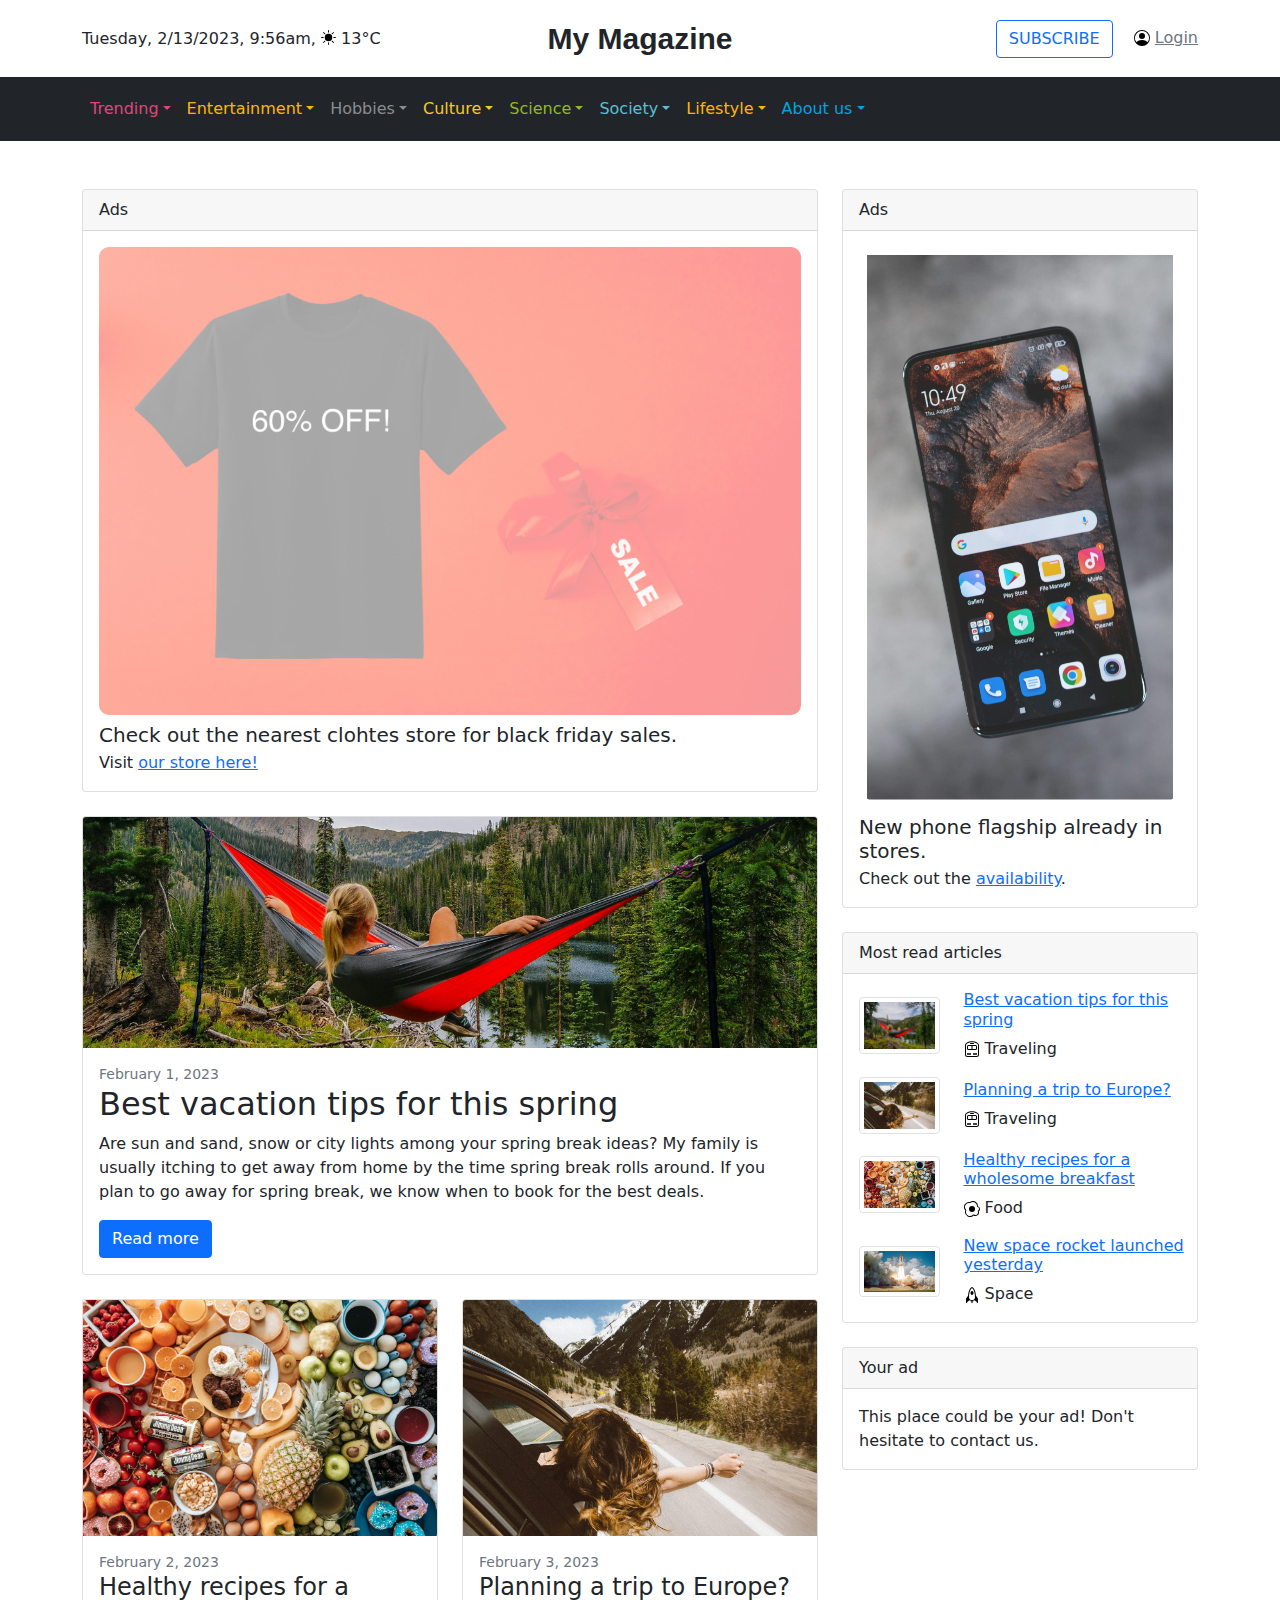
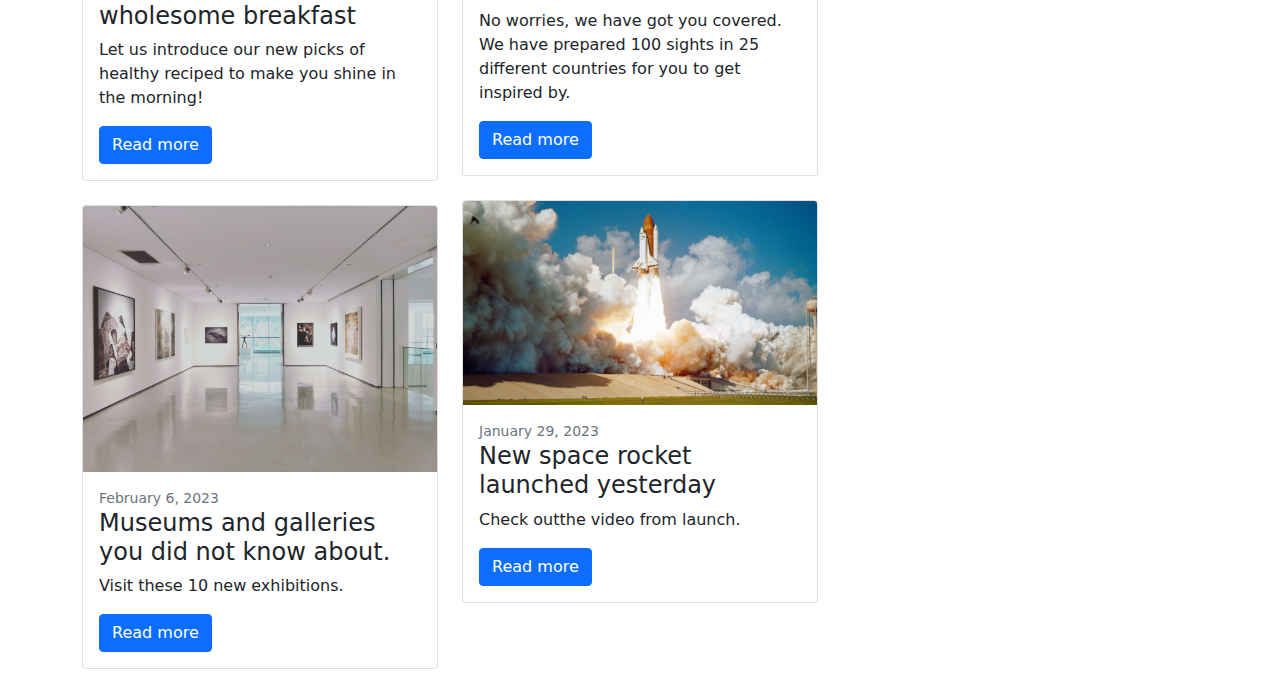
<file: top-click-rigged.html>
<!DOCTYPE html>
<html>
<head>
    <meta charset="utf-8" />
    <meta name="viewport" content="width=device-width, initial-scale=1, shrink-to-fit=no" />
    <meta name="description" content="" />
    <meta name="author" content="" />
    <title>Life Magazine</title>
    <link rel="icon" type="image/x-icon" href="assets/favicon.ico" />
    <link href="bootstrap-5.0.2-dist/css/bootstrap.min.css" rel="stylesheet">
    <style>
        body main, .custom-submenu{
            position: relative;
        }
        .custom-submenu .dropdown-menu {
            top: 0;
            left: 99%;
            margin-top: 0px;
        }
        .custom-submenu .dropdown-toggle:after {
            transform: rotate(-90deg);
        }
        .dropdown a {
            line-height: 2;
        }
        li > a > span {
            background-image: linear-gradient(#4374a6,#4374a6);
            background-size: 0 2px;
            background-repeat: no-repeat;
            background-position: 0 100%;
            transition: background-size .3s ease;
        }
        li > a:hover > span{
            text-decoration: none;
            background-size: 100% 2px;
        }

    </style>
</head>
<body>

    <header class="container">
        <div class="row flex-nowrap justify-content-between align-items-center py-3">
            <div class="col-9 col-md-4 ">Tuesday, 2/13/2023, 9:56am,  <img src="assets/brightness-high-fill.svg" style="width: 15px; padding-bottom: 3px;"> 13°C</div>
            <div class="col-4 text-center fw-bold d-none d-md-block" style="font-family: 'Franklin Gothic Medium', 'Arial Narrow', Arial, sans-serif; font-size: 30px;">My Magazine</div>
            <div class="col-3 col-md-4 text-end d-none d-md-block">
                <button class="btn btn-outline-primary me-3">SUBSCRIBE</button>
                <span class="d-none d-md-inline"><img src="assets/person-circle.svg" style="padding-bottom: 2px;"> <a class="link-secondary">Login</a></span>
            </div> 
        </div>
    </header>

    <nav class="navbar navbar-expand-md navbar-dark bg-dark">
        
        <div class="container">
            <a class="navbar-brand d-block d-md-none" href ="#" style="font-family: 'Franklin Gothic Medium', 'Arial Narrow', Arial, sans-serif; font-size: 30px;">Lifestyle Magazine</a>
            <button class="navbar-toggler" type="button" data-bs-toggle="collapse" data-bs-target="#navbarSupportedContent" ><span class="navbar-toggler-icon"></span></button>
          
            <div class="collapse navbar-collapse " id="navbarSupportedContent">
                <ul class="navbar-nav navbar-right">
            
                    <!-- trending -->
                    <li class="nav-item dropdown">
                        <a class="nav-link dropdown-toggle" role="button" data-bs-toggle="dropdown" data-bs-auto-close="outside" id="trending">Trending</a>
                        <ul class="dropdown-menu">
                            <li class="no-menu level-1">
                                <a class="dropdown-item" role="button" data-bs-toggle="modal" href="#endModal"  id="trending->our-picks"><span>Our picks</span></a>
                            </li>
                            <li class="no-menu level-1">
                                <a class="dropdown-item" role="button" data-bs-toggle="modal" href="#endModal"  id="trending->latest-articles"><span>Latest articles</span></a>
                            </li>
                            <li class="no-menu level-1">
                                <a class="dropdown-item" role="button" data-bs-toggle="modal" href="#endModal"  id="trending->popular-articles"><span>Popular articles</span></a>
                            </li>
                        </ul>
                    </li>
            
                    <!-- entertainment -->
                    <li class="nav-item dropdown">
                        <a class="nav-link dropdown-toggle" role="button" data-bs-toggle="dropdown" data-bs-auto-close="outside" id="entertainment">Entertainment</a>
                        <ul class="dropdown-menu">
                            <li class="dropdown custom-submenu level-1">
                                <a class="dropdown-item dropdown-toggle" role="button" data-bs-toggle="dropdown" data-bs-auto-close="outside" id="entertainment->music"><span>Music</span></a>
                                <ul class="dropdown-menu">
                                    <li class="no-menu level-2">
                                        <a class="dropdown-item" role="button" data-bs-toggle="modal" href="#endModal"  id="entertainment->music->charts"><span>Charts</span></a>
                                    </li>
                                    <li class="no-menu level-2">
                                        <a class="dropdown-item" role="button" data-bs-toggle="modal" href="#endModal"  id="entertainment->music->artists"><span>Artists</span></a>
                                    </li>
                                    <li class="no-menu level-2">
                                        <a class="dropdown-item" role="button" data-bs-toggle="modal" href="#endModal"  id="entertainment->music->reviews"><span>Reviews</span></a>
                                    </li>
                                    <li class="no-menu level-2">
                                        <a class="dropdown-item" role="button" data-bs-toggle="modal" href="#endModal"  id="entertainment->music->top-picks"><span>Top picks</span></a>
                                    </li>
                                    <li class="dropdown custom-submenu level-2">
                                        <a class="dropdown-item dropdown-toggle" role="button" data-bs-toggle="dropdown" data-bs-auto-close="outside" id="entertainment->music->genres"><span>Genres</span></a>
                                        <ul class="dropdown-menu">
                                            <li class="no-menu level-3">
                                                <a class="dropdown-item" role="button" data-bs-toggle="modal" href="#endModal"  id="entertainment->music->genres->classical"><span>Classical</span></a>
                                            </li>
                                            <li class="no-menu level-3">
                                                <a class="dropdown-item" role="button" data-bs-toggle="modal" href="#endModal"  id="entertainment->music->genres->popular"><span>Popular</span></a>
                                            </li>
                                            <li class="no-menu level-3">
                                                <a class="dropdown-item" role="button" data-bs-toggle="modal" href="#endModal"  id="entertainment->music->genres->rock"><span>Rock</span></a>
                                            </li>
                                            <li class="no-menu level-3">
                                                <a class="dropdown-item" role="button" data-bs-toggle="modal" href="#endModal"  id="entertainment->music->genres->electronic"><span>Electronic</span></a>
                                            </li>
                                            <li class="no-menu level-3">
                                                <a class="dropdown-item" role="button" data-bs-toggle="modal" href="#endModal"  id="entertainment->music->genres->jazz"><span>Jazz</span></a>
                                            </li>
                                            <li class="no-menu level-3">
                                                <a class="dropdown-item" role="button" data-bs-toggle="modal" href="#endModal"  id="entertainment->music->genres->hip-hop"><span>Hip-hop</span></a>
                                            </li>
                                        </ul>
                                    </li>
                                    <li class="no-menu level-2">
                                        <a class="dropdown-item" role="button" data-bs-toggle="modal" href="#endModal"  id="entertainment->music->concerts"><span>Concerts</span></a>
                                    </li>
                                </ul>
                            </li>
                            <li class="dropdown custom-submenu level-1">
                                <a class="dropdown-item dropdown-toggle" role="button" data-bs-toggle="dropdown" data-bs-auto-close="outside" id="entertainment->literature"><span>Literature</span></a>
                                <ul class="dropdown-menu">
                                    <li class="no-menu level-2">
                                        <a class="dropdown-item" role="button" data-bs-toggle="modal" href="#endModal"  id="entertainment->literature->reviews"><span>Reviews</span></a>
                                    </li>
                                    <li class="no-menu level-2">
                                        <a class="dropdown-item" role="button" data-bs-toggle="modal" href="#endModal"  id="entertainment->literature->nonfiction"><span>Nonfiction</span></a>
                                    </li>
                                    <li class="dropdown custom-submenu level-2">
                                        <a class="dropdown-item dropdown-toggle" role="button" data-bs-toggle="dropdown" data-bs-auto-close="outside" id="entertainment->literature->fiction"><span>Fiction</span></a>
                                        <ul class="dropdown-menu">
                                            <li class="no-menu level-3">
                                                <a class="dropdown-item" role="button" data-bs-toggle="modal" href="#endModal"  id="entertainment->literature->fiction->science-fiction"><span>Science fiction</span></a>
                                            </li>
                                            <li class="no-menu level-3">
                                                <a class="dropdown-item" role="button" data-bs-toggle="modal" href="#endModal"  id="entertainment->literature->fiction->fantasy"><span>Fantasy</span></a>
                                            </li>
                                            <li class="no-menu level-3">
                                                <a class="dropdown-item" role="button" data-bs-toggle="modal" href="#endModal"  id="entertainment->literature->fiction->adventure"><span>Adventure</span></a>
                                            </li>
                                            <li class="no-menu level-3">
                                                <a class="dropdown-item" role="button" data-bs-toggle="modal" href="#endModal"  id="entertainment->literature->fiction->horror"><span>Horror</span></a>
                                            </li>
                                            <li class="no-menu level-3">
                                                <a class="dropdown-item" role="button" data-bs-toggle="modal" href="#endModal"  id="entertainment->literature->fiction->mystery"><span>Mystery</span></a>
                                            </li>
                                        </ul>
                                    </li>
                                    <li class="no-menu level-2">
                                        <a class="dropdown-item" role="button" data-bs-toggle="modal" href="#endModal"  id="entertainment->literature->poetry"><span>Poetry</span></a>
                                    </li>
                                    <li class="no-menu level-2">
                                        <a class="dropdown-item" role="button" data-bs-toggle="modal" href="#endModal"  id="entertainment->literature->for-children"><span>For children</span></a>
                                    </li>
                                </ul>
                            </li>
                            <li class="dropdown custom-submenu level-1">
                                <a class="dropdown-item dropdown-toggle" role="button" data-bs-toggle="dropdown" data-bs-auto-close="outside" id="entertainment->films"><span>Films</span></a>
                                <ul class="dropdown-menu">
                                    <li class="no-menu level-2">
                                        <a class="dropdown-item" role="button" data-bs-toggle="modal" href="#endModal"  id="entertainment->films->upcoming-releases"><span>Upcoming releases</span></a>
                                    </li>
                                    <li class="no-menu level-2">
                                        <a class="dropdown-item" role="button" data-bs-toggle="modal" href="#endModal"  id="entertainment->films->reviews"><span>Reviews</span></a>
                                    </li>
                                    <li class="dropdown custom-submenu level-2">
                                        <a class="dropdown-item dropdown-toggle" role="button" data-bs-toggle="dropdown" data-bs-auto-close="outside" id="entertainment->films->genres"><span>Genres</span></a>
                                        <ul class="dropdown-menu">
                                            <li class="no-menu level-3">
                                                <a class="dropdown-item" role="button" data-bs-toggle="modal" href="#endModal"  id="entertainment->films->genres->science-fiction"><span>Science fiction</span></a>
                                            </li>
                                            <li class="no-menu level-3">
                                                <a class="dropdown-item" role="button" data-bs-toggle="modal" href="#endModal"  id="entertainment->films->genres->fantasy"><span>Fantasy</span></a>
                                            </li>
                                            <li class="no-menu level-3">
                                                <a class="dropdown-item" role="button" data-bs-toggle="modal" href="#endModal"  id="entertainment->films->genres->adventure"><span>Adventure</span></a>
                                            </li>
                                            <li class="no-menu level-3">
                                                <a class="dropdown-item" role="button" data-bs-toggle="modal" href="#endModal"  id="entertainment->films->genres->nonfiction"><span>Nonfiction</span></a>
                                            </li>
                                            <li class="no-menu level-3">
                                                <a class="dropdown-item" role="button" data-bs-toggle="modal" href="#endModal"  id="entertainment->films->genres->mystery"><span>Mystery</span></a>
                                            </li>
                                            <li class="no-menu level-3">
                                                <a class="dropdown-item" role="button" data-bs-toggle="modal" href="#endModal"  id="entertainment->films->genres->action"><span>Action</span></a>
                                            </li>
                                            <li class="no-menu level-3">
                                                <a class="dropdown-item" role="button" data-bs-toggle="modal" href="#endModal"  id="entertainment->films->genres->comedy"><span>Comedy</span></a>
                                            </li>
                                            <li class="no-menu level-3">
                                                <a class="dropdown-item" role="button" data-bs-toggle="modal" href="#endModal"  id="entertainment->films->genres->horror"><span>Horror</span></a>
                                            </li>
                                            <li class="no-menu level-3">
                                                <a class="dropdown-item" role="button" data-bs-toggle="modal" href="#endModal"  id="entertainment->films->genres->musicals"><span>Musicals</span></a>
                                            </li>
                                            <li class="no-menu level-3">
                                                <a class="dropdown-item" role="button" data-bs-toggle="modal" href="#endModal"  id="entertainment->films->genres->thriller"><span>Thriller</span></a>
                                            </li>
                                            <li class="no-menu level-3">
                                                <a class="dropdown-item" role="button" data-bs-toggle="modal" href="#endModal"  id="entertainment->films->genres->documentary"><span>Documentary</span></a>
                                            </li>
                                        </ul>
                                    </li>
                                    <li class="no-menu level-2">
                                        <a class="dropdown-item" role="button" data-bs-toggle="modal" href="#endModal"  id="entertainment->films->interviews"><span>Interviews</span></a>
                                    </li>
                                    <li class="no-menu level-2">
                                        <a class="dropdown-item" role="button" data-bs-toggle="modal" href="#endModal"  id="entertainment->films->directors"><span>Directors</span></a>
                                    </li>
                                    <li class="no-menu level-2">
                                        <a class="dropdown-item" role="button" data-bs-toggle="modal" href="#endModal"  id="entertainment->films->awards"><span>Awards</span></a>
                                    </li>
                                    <li class="no-menu level-2">
                                        <a class="dropdown-item" role="button" data-bs-toggle="modal" href="#endModal"  id="entertainment->films->festivals"><span>Festivals</span></a>
                                    </li>
                                    <li class="no-menu level-2">
                                        <a class="dropdown-item" role="button" data-bs-toggle="modal" href="#endModal"  id="entertainment->films->trailers"><span>Trailers</span></a>
                                    </li>
                                    <li class="no-menu level-2">
                                        <a class="dropdown-item" role="button" data-bs-toggle="modal" href="#endModal"  id="entertainment->films->popular-actors"><span>Popular actors</span></a>
                                    </li>
                                </ul>
                            </li>
                            <li class="dropdown custom-submenu level-1">
                                <a class="dropdown-item dropdown-toggle" role="button" data-bs-toggle="dropdown" data-bs-auto-close="outside" id="entertainment->tv-shows"><span>TV shows</span></a>
                                <ul class="dropdown-menu">
                                    <li class="no-menu level-2">
                                        <a class="dropdown-item" role="button" data-bs-toggle="modal" href="#endModal"  id="entertainment->tv-shows->top-rated"><span>Top rated</span></a>
                                    </li>
                                    <li class="no-menu level-2">
                                        <a class="dropdown-item" role="button" data-bs-toggle="modal" href="#endModal"  id="entertainment->tv-shows->awards"><span>Awards</span></a>
                                    </li>
                                    <li class="no-menu level-2">
                                        <a class="dropdown-item" role="button" data-bs-toggle="modal" href="#endModal"  id="entertainment->tv-shows->reality-shows"><span>Reality shows</span></a>
                                    </li>
                                    <li class="no-menu level-2">
                                        <a class="dropdown-item" role="button" data-bs-toggle="modal" href="#endModal"  id="entertainment->tv-shows->game-shows"><span>Game shows</span></a>
                                    </li>
                                </ul>
                            </li>
                            <li class="dropdown custom-submenu level-1">
                                <a class="dropdown-item dropdown-toggle" role="button" data-bs-toggle="dropdown" data-bs-auto-close="outside" id="entertainment->games"><span>Games</span></a>
                                <ul class="dropdown-menu">
                                    <li class="no-menu level-2">
                                        <a class="dropdown-item" role="button" data-bs-toggle="modal" href="#endModal"  id="entertainment->games->board-games"><span>Board games</span></a>
                                    </li>
                                    <li class="no-menu level-2">
                                        <a class="dropdown-item" role="button" data-bs-toggle="modal" href="#endModal"  id="entertainment->games->computer-games"><span>Computer games</span></a>
                                    </li>
                                    <li class="no-menu level-2">
                                        <a class="dropdown-item" role="button" data-bs-toggle="modal" href="#endModal"  id="entertainment->games->virtual-reality"><span>Virtual reality</span></a>
                                    </li>
                                    <li class="no-menu level-2">
                                        <a class="dropdown-item" role="button" data-bs-toggle="modal" href="#endModal"  id="entertainment->games->top-picks"><span>Top picks</span></a>
                                    </li>
                                    <li class="no-menu level-2">
                                        <a class="dropdown-item" role="button" data-bs-toggle="modal" href="#endModal"  id="entertainment->games->game-reviews"><span>Game reviews</span></a>
                                    </li>
                                </ul>
                            </li>
                            <li class="dropdown custom-submenu level-1">
                                <a class="dropdown-item dropdown-toggle" role="button" data-bs-toggle="dropdown" data-bs-auto-close="outside" id="entertainment->cinema"><span>Cinema</span></a>
                                <ul class="dropdown-menu">
                                    <li class="no-menu level-2">
                                        <a class="dropdown-item" role="button" data-bs-toggle="modal" href="#endModal"  id="entertainment->cinema->blockbuster-movies"><span>Blockbuster movies</span></a>
                                    </li>
                                    <li class="no-menu level-2">
                                        <a class="dropdown-item" role="button" data-bs-toggle="modal" href="#endModal"  id="entertainment->cinema->cinemas-near-you"><span>Cinemas near you</span></a>
                                    </li>
                                    <li class="no-menu level-2">
                                        <a class="dropdown-item" role="button" data-bs-toggle="modal" href="#endModal"  id="entertainment->cinema->top-picks"><span>Top picks</span></a>
                                    </li>
                                </ul>
                            </li>
                        </ul>
                    </li>
            
                    <!-- hobbies -->
                    <li class="nav-item dropdown">
                        <a class="nav-link dropdown-toggle" role="button" data-bs-toggle="dropdown" data-bs-auto-close="outside" id="hobbies">Hobbies</a>
                        <ul class="dropdown-menu">
                            <li class="dropdown custom-submenu level-1">
                                <a class="dropdown-item dropdown-toggle" role="button" data-bs-toggle="dropdown" data-bs-auto-close="outside" id="hobbies->travel"><span>Travel</span></a>
                                <ul class="dropdown-menu">
                                    <li class="no-menu level-2">
                                        <a class="dropdown-item" role="button" data-bs-toggle="modal" href="#endModal"  id="hobbies->travel->insurance"><span>Insurance</span></a>
                                    </li>
                                    <li class="no-menu level-2">
                                        <a class="dropdown-item" role="button" data-bs-toggle="modal" href="#endModal"  id="hobbies->travel->trip-planning"><span>Trip planning</span></a>
                                    </li>
                                    <li class="no-menu level-2">
                                        <a class="dropdown-item" role="button" data-bs-toggle="modal" href="#endModal"  id="hobbies->travel->budget"><span>Budget</span></a>
                                    </li>
                                    <li class="no-menu level-2">
                                        <a class="dropdown-item" role="button" data-bs-toggle="modal" href="#endModal"  id="hobbies->travel->culture-travelling"><span>Culture travelling</span></a>
                                    </li>
                                    <li class="no-menu level-2">
                                        <a class="dropdown-item" role="button" data-bs-toggle="modal" href="#endModal"  id="hobbies->travel->culinarytravelling"><span>Culinarytravelling</span></a>
                                    </li>
                                    <li class="dropdown custom-submenu level-2">
                                        <a class="dropdown-item dropdown-toggle" role="button" data-bs-toggle="dropdown" data-bs-auto-close="outside" id="hobbies->travel->destinations"><span>Destinations</span></a>
                                        <ul class="dropdown-menu">
                                            <li class="no-menu level-3">
                                                <a class="dropdown-item" role="button" data-bs-toggle="modal" href="#endModal"  id="hobbies->travel->destinations->europe"><span>Europe</span></a>
                                            </li>
                                            <li class="no-menu level-3">
                                                <a class="dropdown-item" role="button" data-bs-toggle="modal" href="#endModal"  id="hobbies->travel->destinations->asia"><span>Asia</span></a>
                                            </li>
                                            <li class="no-menu level-3">
                                                <a class="dropdown-item" role="button" data-bs-toggle="modal" href="#endModal"  id="hobbies->travel->destinations->africa"><span>Africa</span></a>
                                            </li>
                                        </ul>
                                    </li>
                                    <li class="no-menu level-2">
                                        <a class="dropdown-item" role="button" data-bs-toggle="modal" href="#endModal"  id="hobbies->travel->tours"><span>Tours</span></a>
                                    </li>
                                    <li class="no-menu level-2">
                                        <a class="dropdown-item" role="button" data-bs-toggle="modal" href="#endModal"  id="hobbies->travel->historical-sights"><span>Historical sights</span></a>
                                    </li>
                                </ul>
                            </li>
                            <li class="dropdown custom-submenu level-1">
                                <a class="dropdown-item dropdown-toggle" role="button" data-bs-toggle="dropdown" data-bs-auto-close="outside" id="hobbies->sports"><span>Sports</span></a>
                                <ul class="dropdown-menu">
                                    <li class="dropdown custom-submenu level-2">
                                        <a class="dropdown-item dropdown-toggle" role="button" data-bs-toggle="dropdown" data-bs-auto-close="outside" id="hobbies->sports->team-sports"><span>Team sports</span></a>
                                        <ul class="dropdown-menu">
                                            <li class="no-menu level-3">
                                                <a class="dropdown-item" role="button" data-bs-toggle="modal" href="#endModal"  id="hobbies->sports->team-sports->soccer-(football)"><span>Soccer (football)</span></a>
                                            </li>
                                            <li class="no-menu level-3">
                                                <a class="dropdown-item" role="button" data-bs-toggle="modal" href="#endModal"  id="hobbies->sports->team-sports->basketball"><span>Basketball</span></a>
                                            </li>
                                            <li class="no-menu level-3">
                                                <a class="dropdown-item" role="button" data-bs-toggle="modal" href="#endModal"  id="hobbies->sports->team-sports->baseball"><span>Baseball</span></a>
                                            </li>
                                            <li class="no-menu level-3">
                                                <a class="dropdown-item" role="button" data-bs-toggle="modal" href="#endModal"  id="hobbies->sports->team-sports->volleyball"><span>Volleyball</span></a>
                                            </li>
                                            <li class="no-menu level-3">
                                                <a class="dropdown-item" role="button" data-bs-toggle="modal" href="#endModal"  id="hobbies->sports->team-sports->ice-hockey"><span>Ice hockey</span></a>
                                            </li>
                                            <li class="no-menu level-3">
                                                <a class="dropdown-item" role="button" data-bs-toggle="modal" href="#endModal"  id="hobbies->sports->team-sports->softball"><span>Softball</span></a>
                                            </li>
                                            <li class="no-menu level-3">
                                                <a class="dropdown-item" role="button" data-bs-toggle="modal" href="#endModal"  id="hobbies->sports->team-sports->rugby"><span>Rugby</span></a>
                                            </li>
                                        </ul>
                                    </li>
                                    <li class="dropdown custom-submenu level-2">
                                        <a class="dropdown-item dropdown-toggle" role="button" data-bs-toggle="dropdown" data-bs-auto-close="outside" id="hobbies->sports->individual-sports"><span>Individual sports</span></a>
                                        <ul class="dropdown-menu">
                                            <li class="no-menu level-3">
                                                <a class="dropdown-item" role="button" data-bs-toggle="modal" href="#endModal"  id="hobbies->sports->individual-sports->tennis"><span>Tennis</span></a>
                                            </li>
                                            <li class="no-menu level-3">
                                                <a class="dropdown-item" role="button" data-bs-toggle="modal" href="#endModal"  id="hobbies->sports->individual-sports->athletics"><span>Athletics</span></a>
                                            </li>
                                            <li class="no-menu level-3">
                                                <a class="dropdown-item" role="button" data-bs-toggle="modal" href="#endModal"  id="hobbies->sports->individual-sports->badminton"><span>Badminton</span></a>
                                            </li>
                                            <li class="no-menu level-3">
                                                <a class="dropdown-item" role="button" data-bs-toggle="modal" href="#endModal"  id="hobbies->sports->individual-sports->bowling"><span>Bowling</span></a>
                                            </li>
                                            <li class="no-menu level-3">
                                                <a class="dropdown-item" role="button" data-bs-toggle="modal" href="#endModal"  id="hobbies->sports->individual-sports->skiing"><span>Skiing</span></a>
                                            </li>
                                            <li class="no-menu level-3">
                                                <a class="dropdown-item" role="button" data-bs-toggle="modal" href="#endModal"  id="hobbies->sports->individual-sports->golf"><span>Golf</span></a>
                                            </li>
                                            <li class="no-menu level-3">
                                                <a class="dropdown-item" role="button" data-bs-toggle="modal" href="#endModal"  id="hobbies->sports->individual-sports->cycling"><span>Cycling</span></a>
                                            </li>
                                            <li class="no-menu level-3">
                                                <a class="dropdown-item" role="button" data-bs-toggle="modal" href="#endModal"  id="hobbies->sports->individual-sports->figure-skating"><span>Figure Skating</span></a>
                                            </li>
                                            <li class="no-menu level-3">
                                                <a class="dropdown-item" role="button" data-bs-toggle="modal" href="#endModal"  id="hobbies->sports->individual-sports->boxing"><span>Boxing</span></a>
                                            </li>
                                            <li class="no-menu level-3">
                                                <a class="dropdown-item" role="button" data-bs-toggle="modal" href="#endModal"  id="hobbies->sports->individual-sports->swimming"><span>Swimming</span></a>
                                            </li>
                                            <li class="no-menu level-3">
                                                <a class="dropdown-item" role="button" data-bs-toggle="modal" href="#endModal"  id="hobbies->sports->individual-sports->gymnastics"><span>Gymnastics</span></a>
                                            </li>
                                            <li class="no-menu level-3">
                                                <a class="dropdown-item" role="button" data-bs-toggle="modal" href="#endModal"  id="hobbies->sports->individual-sports->snowboarding"><span>Snowboarding</span></a>
                                            </li>
                                        </ul>
                                    </li>
                                    <li class="no-menu level-2">
                                        <a class="dropdown-item" role="button" data-bs-toggle="modal" href="#endModal"  id="hobbies->sports->olympics"><span>Olympics</span></a>
                                    </li>
                                    <li class="no-menu level-2">
                                        <a class="dropdown-item" role="button" data-bs-toggle="modal" href="#endModal"  id="hobbies->sports->world-championships"><span>World championships</span></a>
                                    </li>
                                    <li class="no-menu level-2">
                                        <a class="dropdown-item" role="button" data-bs-toggle="modal" href="#endModal"  id="hobbies->sports->athletics"><span>Athletics</span></a>
                                    </li>
                                </ul>
                            </li>
                            <li class="dropdown custom-submenu level-1">
                                <a class="dropdown-item dropdown-toggle" role="button" data-bs-toggle="dropdown" data-bs-auto-close="outside" id="hobbies->food"><span>Food</span></a>
                                <ul class="dropdown-menu">
                                    <li class="no-menu level-2">
                                        <a class="dropdown-item" role="button" data-bs-toggle="modal" href="#endModal"  id="hobbies->food->restaurants"><span>Restaurants</span></a>
                                    </li>
                                    <li class="no-menu level-2">
                                        <a class="dropdown-item" role="button" data-bs-toggle="modal" href="#endModal"  id="hobbies->food->restaurant-reviews"><span>Restaurant reviews</span></a>
                                    </li>
                                    <li class="no-menu level-2">
                                        <a class="dropdown-item" role="button" data-bs-toggle="modal" href="#endModal"  id="hobbies->food->tips"><span>Tips</span></a>
                                    </li>
                                    <li class="no-menu level-2">
                                        <a class="dropdown-item" role="button" data-bs-toggle="modal" href="#endModal"  id="hobbies->food->recipes"><span>Recipes</span></a>
                                    </li>
                                    <li class="no-menu level-2">
                                        <a class="dropdown-item" role="button" data-bs-toggle="modal" href="#endModal"  id="hobbies->food->cooking"><span>Cooking</span></a>
                                    </li>
                                    <li class="no-menu level-2">
                                        <a class="dropdown-item" role="button" data-bs-toggle="modal" href="#endModal"  id="hobbies->food->baking"><span>Baking</span></a>
                                    </li>
                                    <li class="no-menu level-2">
                                        <a class="dropdown-item" role="button" data-bs-toggle="modal" href="#endModal"  id="hobbies->food->food-trends"><span>Food trends</span></a>
                                    </li>
                                    <li class="dropdown custom-submenu level-2">
                                        <a class="dropdown-item dropdown-toggle" role="button" data-bs-toggle="dropdown" data-bs-auto-close="outside" id="hobbies->food->regional-cuisine"><span>Regional cuisine</span></a>
                                        <ul class="dropdown-menu">
                                            <li class="no-menu level-3">
                                                <a class="dropdown-item" role="button" data-bs-toggle="modal" href="#endModal"  id="hobbies->food->regional-cuisine->vegan-recipes"><span>Vegan recipes</span></a>
                                            </li>
                                            <li class="no-menu level-3">
                                                <a class="dropdown-item" role="button" data-bs-toggle="modal" href="#endModal"  id="hobbies->food->regional-cuisine->asian-cuisine"><span>Asian cuisine</span></a>
                                            </li>
                                            <li class="no-menu level-3">
                                                <a class="dropdown-item" role="button" data-bs-toggle="modal" href="#endModal"  id="hobbies->food->regional-cuisine->mexican-cuisine"><span>Mexican cuisine</span></a>
                                            </li>
                                        </ul>
                                    </li>
                                    <li class="no-menu level-2">
                                        <a class="dropdown-item" role="button" data-bs-toggle="modal" href="#endModal"  id="hobbies->food->street-food"><span>Street food</span></a>
                                    </li>
                                    <li class="no-menu level-2">
                                        <a class="dropdown-item" role="button" data-bs-toggle="modal" href="#endModal"  id="hobbies->food->beverages"><span>Beverages</span></a>
                                    </li>
                                    <li class="no-menu level-2">
                                        <a class="dropdown-item" role="button" data-bs-toggle="modal" href="#endModal"  id="hobbies->food->wine-and-spirits"><span>Wine and spirits</span></a>
                                    </li>
                                </ul>
                            </li>
                            <li class="dropdown custom-submenu level-1">
                                <a class="dropdown-item dropdown-toggle" role="button" data-bs-toggle="dropdown" data-bs-auto-close="outside" id="hobbies->beauty"><span>Beauty</span></a>
                                <ul class="dropdown-menu">
                                    <li class="no-menu level-2">
                                        <a class="dropdown-item" role="button" data-bs-toggle="modal" href="#endModal"  id="hobbies->beauty->fashion-shows"><span>Fashion shows</span></a>
                                    </li>
                                    <li class="no-menu level-2">
                                        <a class="dropdown-item" role="button" data-bs-toggle="modal" href="#endModal"  id="hobbies->beauty->events"><span>Events</span></a>
                                    </li>
                                    <li class="no-menu level-2">
                                        <a class="dropdown-item" role="button" data-bs-toggle="modal" href="#endModal"  id="hobbies->beauty->makeup"><span>Makeup</span></a>
                                    </li>
                                    <li class="no-menu level-2">
                                        <a class="dropdown-item" role="button" data-bs-toggle="modal" href="#endModal"  id="hobbies->beauty->clothes"><span>Clothes</span></a>
                                    </li>
                                    <li class="no-menu level-2">
                                        <a class="dropdown-item" role="button" data-bs-toggle="modal" href="#endModal"  id="hobbies->beauty->weddings"><span>Weddings</span></a>
                                    </li>
                                </ul>
                            </li>
                            <li class="dropdown custom-submenu level-1">
                                <a class="dropdown-item dropdown-toggle" role="button" data-bs-toggle="dropdown" data-bs-auto-close="outside" id="hobbies->household"><span>Household</span></a>
                                <ul class="dropdown-menu">
                                    <li class="no-menu level-2">
                                        <a class="dropdown-item" role="button" data-bs-toggle="modal" href="#endModal"  id="hobbies->household->garden"><span>Garden</span></a>
                                    </li>
                                    <li class="no-menu level-2">
                                        <a class="dropdown-item" role="button" data-bs-toggle="modal" href="#endModal"  id="hobbies->household->pets"><span>Pets</span></a>
                                    </li>
                                    <li class="no-menu level-2">
                                        <a class="dropdown-item" role="button" data-bs-toggle="modal" href="#endModal"  id="hobbies->household->furniture"><span>Furniture</span></a>
                                    </li>
                                    <li class="no-menu level-2">
                                        <a class="dropdown-item" role="button" data-bs-toggle="modal" href="#endModal"  id="hobbies->household->outdoors"><span>Outdoors</span></a>
                                    </li>
                                    <li class="no-menu level-2">
                                        <a class="dropdown-item" role="button" data-bs-toggle="modal" href="#endModal"  id="hobbies->household->renovations"><span>Renovations</span></a>
                                    </li>
                                    <li class="no-menu level-2">
                                        <a class="dropdown-item" role="button" data-bs-toggle="modal" href="#endModal"  id="hobbies->household->diy"><span>DIY</span></a>
                                    </li>
                                    <li class="no-menu level-2">
                                        <a class="dropdown-item" role="button" data-bs-toggle="modal" href="#endModal"  id="hobbies->household->interior-design"><span>Interior design</span></a>
                                    </li>
                                    <li class="no-menu level-2">
                                        <a class="dropdown-item" role="button" data-bs-toggle="modal" href="#endModal"  id="hobbies->household->decorations"><span>Decorations</span></a>
                                    </li>
                                </ul>
                            </li>
                            <li class="dropdown custom-submenu level-1">
                                <a class="dropdown-item dropdown-toggle" role="button" data-bs-toggle="dropdown" data-bs-auto-close="outside" id="hobbies->garden"><span>Garden</span></a>
                                <ul class="dropdown-menu">
                                    <li class="no-menu level-2">
                                        <a class="dropdown-item" role="button" data-bs-toggle="modal" href="#endModal"  id="hobbies->garden->plants"><span>Plants</span></a>
                                    </li>
                                    <li class="no-menu level-2">
                                        <a class="dropdown-item" role="button" data-bs-toggle="modal" href="#endModal"  id="hobbies->garden->flowers"><span>Flowers</span></a>
                                    </li>
                                    <li class="no-menu level-2">
                                        <a class="dropdown-item" role="button" data-bs-toggle="modal" href="#endModal"  id="hobbies->garden->tools"><span>Tools</span></a>
                                    </li>
                                    <li class="no-menu level-2">
                                        <a class="dropdown-item" role="button" data-bs-toggle="modal" href="#endModal"  id="hobbies->garden->seasonal-tips"><span>Seasonal tips</span></a>
                                    </li>
                                    <li class="no-menu level-2">
                                        <a class="dropdown-item" role="button" data-bs-toggle="modal" href="#endModal"  id="hobbies->garden->trees"><span>Trees</span></a>
                                    </li>
                                </ul>
                            </li>
                            <li class="dropdown custom-submenu level-1">
                                <a class="dropdown-item dropdown-toggle" role="button" data-bs-toggle="dropdown" data-bs-auto-close="outside" id="hobbies->outdoors"><span>Outdoors</span></a>
                                <ul class="dropdown-menu">
                                    <li class="no-menu level-2">
                                        <a class="dropdown-item" role="button" data-bs-toggle="modal" href="#endModal"  id="hobbies->outdoors->motoring"><span>Motoring</span></a>
                                    </li>
                                    <li class="no-menu level-2">
                                        <a class="dropdown-item" role="button" data-bs-toggle="modal" href="#endModal"  id="hobbies->outdoors->fishing-and-boating"><span>Fishing and Boating</span></a>
                                    </li>
                                    <li class="no-menu level-2">
                                        <a class="dropdown-item" role="button" data-bs-toggle="modal" href="#endModal"  id="hobbies->outdoors->camping"><span>Camping</span></a>
                                    </li>
                                    <li class="no-menu level-2">
                                        <a class="dropdown-item" role="button" data-bs-toggle="modal" href="#endModal"  id="hobbies->outdoors->hunting"><span>Hunting</span></a>
                                    </li>
                                </ul>
                            </li>
                            <li class="dropdown custom-submenu level-1">
                                <a class="dropdown-item dropdown-toggle" role="button" data-bs-toggle="dropdown" data-bs-auto-close="outside" id="hobbies->art"><span>Art</span></a>
                                <ul class="dropdown-menu">
                                    <li class="no-menu level-2">
                                        <a class="dropdown-item" role="button" data-bs-toggle="modal" href="#endModal"  id="hobbies->art->drawing"><span>Drawing</span></a>
                                    </li>
                                    <li class="no-menu level-2">
                                        <a class="dropdown-item" role="button" data-bs-toggle="modal" href="#endModal"  id="hobbies->art->painting"><span>Painting</span></a>
                                    </li>
                                    <li class="no-menu level-2">
                                        <a class="dropdown-item" role="button" data-bs-toggle="modal" href="#endModal"  id="hobbies->art->photography"><span>Photography</span></a>
                                    </li>
                                    <li class="no-menu level-2">
                                        <a class="dropdown-item" role="button" data-bs-toggle="modal" href="#endModal"  id="hobbies->art->pottery"><span>Pottery</span></a>
                                    </li>
                                    <li class="no-menu level-2">
                                        <a class="dropdown-item" role="button" data-bs-toggle="modal" href="#endModal"  id="hobbies->art->sculpture"><span>Sculpture</span></a>
                                    </li>
                                    <li class="no-menu level-2">
                                        <a class="dropdown-item" role="button" data-bs-toggle="modal" href="#endModal"  id="hobbies->art->needlework"><span>Needlework</span></a>
                                    </li>
                                </ul>
                            </li>
                            <li class="dropdown custom-submenu level-1">
                                <a class="dropdown-item dropdown-toggle" role="button" data-bs-toggle="dropdown" data-bs-auto-close="outside" id="hobbies->crafts"><span>Crafts</span></a>
                                <ul class="dropdown-menu">
                                    <li class="no-menu level-2">
                                        <a class="dropdown-item" role="button" data-bs-toggle="modal" href="#endModal"  id="hobbies->crafts->sewing"><span>Sewing</span></a>
                                    </li>
                                    <li class="no-menu level-2">
                                        <a class="dropdown-item" role="button" data-bs-toggle="modal" href="#endModal"  id="hobbies->crafts->pottery"><span>Pottery</span></a>
                                    </li>
                                    <li class="no-menu level-2">
                                        <a class="dropdown-item" role="button" data-bs-toggle="modal" href="#endModal"  id="hobbies->crafts->beading"><span>Beading</span></a>
                                    </li>
                                    <li class="no-menu level-2">
                                        <a class="dropdown-item" role="button" data-bs-toggle="modal" href="#endModal"  id="hobbies->crafts->printmaking"><span>Printmaking</span></a>
                                    </li>
                                </ul>
                            </li>
                        </ul>
                    </li>
            
                    <!-- culture -->
                    <li class="nav-item dropdown">
                        <a class="nav-link dropdown-toggle" role="button" data-bs-toggle="dropdown" data-bs-auto-close="outside" id="culture">Culture</a>
                        <ul class="dropdown-menu">
                            <li class="dropdown custom-submenu level-1">
                                <a class="dropdown-item dropdown-toggle" role="button" data-bs-toggle="dropdown" data-bs-auto-close="outside" id="culture->art"><span>Art</span></a>
                                <ul class="dropdown-menu">
                                    <li class="no-menu level-2">
                                        <a class="dropdown-item" role="button" data-bs-toggle="modal" href="#endModal"  id="culture->art->painting"><span>Painting</span></a>
                                    </li>
                                    <li class="no-menu level-2">
                                        <a class="dropdown-item" role="button" data-bs-toggle="modal" href="#endModal"  id="culture->art->sculpture"><span>Sculpture</span></a>
                                    </li>
                                    <li class="no-menu level-2">
                                        <a class="dropdown-item" role="button" data-bs-toggle="modal" href="#endModal"  id="culture->art->photography"><span>Photography</span></a>
                                    </li>
                                    <li class="no-menu level-2">
                                        <a class="dropdown-item" role="button" data-bs-toggle="modal" href="#endModal"  id="culture->art->graphic-design"><span>Graphic design</span></a>
                                    </li>
                                    <li class="no-menu level-2">
                                        <a class="dropdown-item" role="button" data-bs-toggle="modal" href="#endModal"  id="culture->art->street-art"><span>Street art</span></a>
                                    </li>
                                    <li class="no-menu level-2">
                                        <a class="dropdown-item" role="button" data-bs-toggle="modal" href="#endModal"  id="culture->art->museums"><span>Museums</span></a>
                                    </li>
                                    <li class="no-menu level-2">
                                        <a class="dropdown-item" role="button" data-bs-toggle="modal" href="#endModal"  id="culture->art->galleries"><span>Galleries</span></a>
                                    </li>
                                    <li class="no-menu level-2">
                                        <a class="dropdown-item" role="button" data-bs-toggle="modal" href="#endModal"  id="culture->art->movies-and-tv-shows"><span>Movies and TV shows</span></a>
                                    </li>
                                    <li class="no-menu level-2">
                                        <a class="dropdown-item" role="button" data-bs-toggle="modal" href="#endModal"  id="culture->art->modern-art"><span>Modern art</span></a>
                                    </li>
                                    <li class="no-menu level-2">
                                        <a class="dropdown-item" role="button" data-bs-toggle="modal" href="#endModal"  id="culture->art->classical-art"><span>Classical art</span></a>
                                    </li>
                                    <li class="no-menu level-2">
                                        <a class="dropdown-item" role="button" data-bs-toggle="modal" href="#endModal"  id="culture->art->digital-art"><span>Digital art</span></a>
                                    </li>
                                </ul>
                            </li>
                            <li class="dropdown custom-submenu level-1">
                                <a class="dropdown-item dropdown-toggle" role="button" data-bs-toggle="dropdown" data-bs-auto-close="outside" id="culture->theatre"><span>Theatre</span></a>
                                <ul class="dropdown-menu">
                                    <li class="no-menu level-2">
                                        <a class="dropdown-item" role="button" data-bs-toggle="modal" href="#endModal"  id="culture->theatre->drama"><span>Drama</span></a>
                                    </li>
                                    <li class="no-menu level-2">
                                        <a class="dropdown-item" role="button" data-bs-toggle="modal" href="#endModal"  id="culture->theatre->comedy"><span>Comedy</span></a>
                                    </li>
                                    <li class="no-menu level-2">
                                        <a class="dropdown-item" role="button" data-bs-toggle="modal" href="#endModal"  id="culture->theatre->musicals"><span>Musicals</span></a>
                                    </li>
                                    <li class="no-menu level-2">
                                        <a class="dropdown-item" role="button" data-bs-toggle="modal" href="#endModal"  id="culture->theatre->opera"><span>Opera</span></a>
                                    </li>
                                    <li class="no-menu level-2">
                                        <a class="dropdown-item" role="button" data-bs-toggle="modal" href="#endModal"  id="culture->theatre->dance"><span>Dance</span></a>
                                    </li>
                                </ul>
                            </li>
                            <li class="dropdown custom-submenu level-1">
                                <a class="dropdown-item dropdown-toggle" role="button" data-bs-toggle="dropdown" data-bs-auto-close="outside" id="culture->fashion"><span>Fashion</span></a>
                                <ul class="dropdown-menu">
                                    <li class="no-menu level-2">
                                        <a class="dropdown-item" role="button" data-bs-toggle="modal" href="#endModal"  id="culture->fashion->accessories"><span>Accessories</span></a>
                                    </li>
                                    <li class="no-menu level-2">
                                        <a class="dropdown-item" role="button" data-bs-toggle="modal" href="#endModal"  id="culture->fashion->makeup"><span>Makeup</span></a>
                                    </li>
                                    <li class="no-menu level-2">
                                        <a class="dropdown-item" role="button" data-bs-toggle="modal" href="#endModal"  id="culture->fashion->new-collections"><span>New collections</span></a>
                                    </li>
                                    <li class="no-menu level-2">
                                        <a class="dropdown-item" role="button" data-bs-toggle="modal" href="#endModal"  id="culture->fashion->fashion-shows"><span>Fashion shows</span></a>
                                    </li>
                                    <li class="no-menu level-2">
                                        <a class="dropdown-item" role="button" data-bs-toggle="modal" href="#endModal"  id="culture->fashion->events"><span>Events</span></a>
                                    </li>
                                    <li class="no-menu level-2">
                                        <a class="dropdown-item" role="button" data-bs-toggle="modal" href="#endModal"  id="culture->fashion->latest-trends"><span>Latest trends</span></a>
                                    </li>
                                    <li class="no-menu level-2">
                                        <a class="dropdown-item" role="button" data-bs-toggle="modal" href="#endModal"  id="culture->fashion->footwear"><span>Footwear</span></a>
                                    </li>
                                    <li class="no-menu level-2">
                                        <a class="dropdown-item" role="button" data-bs-toggle="modal" href="#endModal"  id="culture->fashion->sustainable-fashion"><span>Sustainable fashion</span></a>
                                    </li>
                                </ul>
                            </li>
                            <li class="dropdown custom-submenu level-1">
                                <a class="dropdown-item dropdown-toggle" role="button" data-bs-toggle="dropdown" data-bs-auto-close="outside" id="culture->architecture"><span>Architecture</span></a>
                                <ul class="dropdown-menu">
                                    <li class="no-menu level-2">
                                        <a class="dropdown-item" role="button" data-bs-toggle="modal" href="#endModal"  id="culture->architecture->urban"><span>Urban</span></a>
                                    </li>
                                    <li class="no-menu level-2">
                                        <a class="dropdown-item" role="button" data-bs-toggle="modal" href="#endModal"  id="culture->architecture->interior"><span>Interior</span></a>
                                    </li>
                                    <li class="no-menu level-2">
                                        <a class="dropdown-item" role="button" data-bs-toggle="modal" href="#endModal"  id="culture->architecture->industrial"><span>Industrial</span></a>
                                    </li>
                                    <li class="no-menu level-2">
                                        <a class="dropdown-item" role="button" data-bs-toggle="modal" href="#endModal"  id="culture->architecture->commercial"><span>Commercial</span></a>
                                    </li>
                                </ul>
                            </li>
                            <li class="dropdown custom-submenu level-1">
                                <a class="dropdown-item dropdown-toggle" role="button" data-bs-toggle="dropdown" data-bs-auto-close="outside" id="culture->history"><span>History</span></a>
                                <ul class="dropdown-menu">
                                    <li class="no-menu level-2">
                                        <a class="dropdown-item" role="button" data-bs-toggle="modal" href="#endModal"  id="culture->history->ancient"><span>Ancient</span></a>
                                    </li>
                                    <li class="no-menu level-2">
                                        <a class="dropdown-item" role="button" data-bs-toggle="modal" href="#endModal"  id="culture->history->medieval"><span>Medieval</span></a>
                                    </li>
                                    <li class="no-menu level-2">
                                        <a class="dropdown-item" role="button" data-bs-toggle="modal" href="#endModal"  id="culture->history->modern"><span>Modern</span></a>
                                    </li>
                                    <li class="no-menu level-2">
                                        <a class="dropdown-item" role="button" data-bs-toggle="modal" href="#endModal"  id="culture->history->world"><span>World</span></a>
                                    </li>
                                    <li class="no-menu level-2">
                                        <a class="dropdown-item" role="button" data-bs-toggle="modal" href="#endModal"  id="culture->history->europe"><span>Europe</span></a>
                                    </li>
                                    <li class="no-menu level-2">
                                        <a class="dropdown-item" role="button" data-bs-toggle="modal" href="#endModal"  id="culture->history->america"><span>America</span></a>
                                    </li>
                                </ul>
                            </li>
                        </ul>
                    </li>
            
                    <!-- science -->
                    <li class="nav-item dropdown">
                        <a class="nav-link dropdown-toggle" role="button" data-bs-toggle="dropdown" data-bs-auto-close="outside" id="science">Science</a>
                        <ul class="dropdown-menu">
                            <li class="dropdown custom-submenu level-1">
                                <a class="dropdown-item dropdown-toggle" role="button" data-bs-toggle="dropdown" data-bs-auto-close="outside" id="science->health-and-medicine"><span>Health and Medicine</span></a>
                                <ul class="dropdown-menu">
                                    <li class="no-menu level-2">
                                        <a class="dropdown-item" role="button" data-bs-toggle="modal" href="#endModal"  id="science->health-and-medicine->treatments"><span>Treatments</span></a>
                                    </li>
                                    <li class="no-menu level-2">
                                        <a class="dropdown-item" role="button" data-bs-toggle="modal" href="#endModal"  id="science->health-and-medicine->mental-health"><span>Mental health</span></a>
                                    </li>
                                    <li class="no-menu level-2">
                                        <a class="dropdown-item" role="button" data-bs-toggle="modal" href="#endModal"  id="science->health-and-medicine->research"><span>Research</span></a>
                                    </li>
                                    <li class="no-menu level-2">
                                        <a class="dropdown-item" role="button" data-bs-toggle="modal" href="#endModal"  id="science->health-and-medicine->innovations"><span>Innovations</span></a>
                                    </li>
                                </ul>
                            </li>
                            <li class="dropdown custom-submenu level-1">
                                <a class="dropdown-item dropdown-toggle" role="button" data-bs-toggle="dropdown" data-bs-auto-close="outside" id="science->physics"><span>Physics</span></a>
                                <ul class="dropdown-menu">
                                    <li class="no-menu level-2">
                                        <a class="dropdown-item" role="button" data-bs-toggle="modal" href="#endModal"  id="science->physics->mechanics"><span>Mechanics</span></a>
                                    </li>
                                    <li class="no-menu level-2">
                                        <a class="dropdown-item" role="button" data-bs-toggle="modal" href="#endModal"  id="science->physics->quantum-mechanics"><span>Quantum mechanics</span></a>
                                    </li>
                                    <li class="no-menu level-2">
                                        <a class="dropdown-item" role="button" data-bs-toggle="modal" href="#endModal"  id="science->physics->optics"><span>Optics</span></a>
                                    </li>
                                    <li class="no-menu level-2">
                                        <a class="dropdown-item" role="button" data-bs-toggle="modal" href="#endModal"  id="science->physics->relativity"><span>Relativity</span></a>
                                    </li>
                                    <li class="no-menu level-2">
                                        <a class="dropdown-item" role="button" data-bs-toggle="modal" href="#endModal"  id="science->physics->electromagnetism"><span>Electromagnetism</span></a>
                                    </li>
                                    <li class="no-menu level-2">
                                        <a class="dropdown-item" role="button" data-bs-toggle="modal" href="#endModal"  id="science->physics->thermodynamics"><span>Thermodynamics</span></a>
                                    </li>
                                    <li class="no-menu level-2">
                                        <a class="dropdown-item" role="button" data-bs-toggle="modal" href="#endModal"  id="science->physics->nuclear-physics"><span>Nuclear physics</span></a>
                                    </li>
                                </ul>
                            </li>
                            <li class="dropdown custom-submenu level-1">
                                <a class="dropdown-item dropdown-toggle" role="button" data-bs-toggle="dropdown" data-bs-auto-close="outside" id="science->biology"><span>Biology</span></a>
                                <ul class="dropdown-menu">
                                    <li class="no-menu level-2">
                                        <a class="dropdown-item" role="button" data-bs-toggle="modal" href="#endModal"  id="science->biology->zoology"><span>Zoology</span></a>
                                    </li>
                                    <li class="no-menu level-2">
                                        <a class="dropdown-item" role="button" data-bs-toggle="modal" href="#endModal"  id="science->biology->botany"><span>Botany</span></a>
                                    </li>
                                    <li class="no-menu level-2">
                                        <a class="dropdown-item" role="button" data-bs-toggle="modal" href="#endModal"  id="science->biology->ecology"><span>Ecology</span></a>
                                    </li>
                                    <li class="no-menu level-2">
                                        <a class="dropdown-item" role="button" data-bs-toggle="modal" href="#endModal"  id="science->biology->genetics"><span>Genetics</span></a>
                                    </li>
                                    <li class="no-menu level-2">
                                        <a class="dropdown-item" role="button" data-bs-toggle="modal" href="#endModal"  id="science->biology->diseases"><span>Diseases</span></a>
                                    </li>
                                    <li class="no-menu level-2">
                                        <a class="dropdown-item" role="button" data-bs-toggle="modal" href="#endModal"  id="science->biology->evolution"><span>Evolution</span></a>
                                    </li>
                                    <li class="no-menu level-2">
                                        <a class="dropdown-item" role="button" data-bs-toggle="modal" href="#endModal"  id="science->biology->microbiology"><span>Microbiology</span></a>
                                    </li>
                                </ul>
                            </li>
                            <li class="no-menu level-1">
                                <a class="dropdown-item" role="button" data-bs-toggle="modal" href="#endModal"  id="science->chemistry"><span>Chemistry</span></a>
                            </li>
                            <li class="dropdown custom-submenu level-1">
                                <a class="dropdown-item dropdown-toggle" role="button" data-bs-toggle="dropdown" data-bs-auto-close="outside" id="science->technology"><span>Technology</span></a>
                                <ul class="dropdown-menu">
                                    <li class="no-menu level-2">
                                        <a class="dropdown-item" role="button" data-bs-toggle="modal" href="#endModal"  id="science->technology->social-media"><span>Social media</span></a>
                                    </li>
                                    <li class="no-menu level-2">
                                        <a class="dropdown-item" role="button" data-bs-toggle="modal" href="#endModal"  id="science->technology->gadgets"><span>Gadgets</span></a>
                                    </li>
                                    <li class="no-menu level-2">
                                        <a class="dropdown-item" role="button" data-bs-toggle="modal" href="#endModal"  id="science->technology->computers-and-internet"><span>Computers and internet</span></a>
                                    </li>
                                    <li class="no-menu level-2">
                                        <a class="dropdown-item" role="button" data-bs-toggle="modal" href="#endModal"  id="science->technology->mobile-phones"><span>Mobile phones</span></a>
                                    </li>
                                    <li class="no-menu level-2">
                                        <a class="dropdown-item" role="button" data-bs-toggle="modal" href="#endModal"  id="science->technology->software-and-games"><span>Software and games</span></a>
                                    </li>
                                    <li class="no-menu level-2">
                                        <a class="dropdown-item" role="button" data-bs-toggle="modal" href="#endModal"  id="science->technology->artificial-intelligence"><span>Artificial intelligence</span></a>
                                    </li>
                                    <li class="no-menu level-2">
                                        <a class="dropdown-item" role="button" data-bs-toggle="modal" href="#endModal"  id="science->technology->robotics"><span>Robotics</span></a>
                                    </li>
                                    <li class="no-menu level-2">
                                        <a class="dropdown-item" role="button" data-bs-toggle="modal" href="#endModal"  id="science->technology->biotechnology"><span>Biotechnology</span></a>
                                    </li>
                                    <li class="no-menu level-2">
                                        <a class="dropdown-item" role="button" data-bs-toggle="modal" href="#endModal"  id="science->technology->nanotechnology"><span>Nanotechnology</span></a>
                                    </li>
                                </ul>
                            </li>
                            <li class="dropdown custom-submenu level-1">
                                <a class="dropdown-item dropdown-toggle" role="button" data-bs-toggle="dropdown" data-bs-auto-close="outside" id="science->environment"><span>Environment</span></a>
                                <ul class="dropdown-menu">
                                    <li class="no-menu level-2">
                                        <a class="dropdown-item" role="button" data-bs-toggle="modal" href="#endModal"  id="science->environment->climate-change"><span>Climate change</span></a>
                                    </li>
                                    <li class="no-menu level-2">
                                        <a class="dropdown-item" role="button" data-bs-toggle="modal" href="#endModal"  id="science->environment->global-warming"><span>Global warming</span></a>
                                    </li>
                                    <li class="no-menu level-2">
                                        <a class="dropdown-item" role="button" data-bs-toggle="modal" href="#endModal"  id="science->environment->sustainability"><span>Sustainability</span></a>
                                    </li>
                                    <li class="no-menu level-2">
                                        <a class="dropdown-item" role="button" data-bs-toggle="modal" href="#endModal"  id="science->environment->renewable-energy"><span>Renewable energy</span></a>
                                    </li>
                                    <li class="no-menu level-2">
                                        <a class="dropdown-item" role="button" data-bs-toggle="modal" href="#endModal"  id="science->environment->pollution-and-waste"><span>Pollution and waste</span></a>
                                    </li>
                                    <li class="no-menu level-2">
                                        <a class="dropdown-item" role="button" data-bs-toggle="modal" href="#endModal"  id="science->environment->recycling"><span>Recycling</span></a>
                                    </li>
                                    <li class="no-menu level-2">
                                        <a class="dropdown-item" role="button" data-bs-toggle="modal" href="#endModal"  id="science->environment->green-technologies"><span>Green technologies</span></a>
                                    </li>
                                </ul>
                            </li>
                            <li class="dropdown custom-submenu level-1">
                                <a class="dropdown-item dropdown-toggle" role="button" data-bs-toggle="dropdown" data-bs-auto-close="outside" id="science->earth-and-space"><span>Earth and Space</span></a>
                                <ul class="dropdown-menu">
                                    <li class="no-menu level-2">
                                        <a class="dropdown-item" role="button" data-bs-toggle="modal" href="#endModal"  id="science->earth-and-space->solar-system"><span>Solar system</span></a>
                                    </li>
                                    <li class="no-menu level-2">
                                        <a class="dropdown-item" role="button" data-bs-toggle="modal" href="#endModal"  id="science->earth-and-space->the-universe"><span>The universe</span></a>
                                    </li>
                                    <li class="no-menu level-2">
                                        <a class="dropdown-item" role="button" data-bs-toggle="modal" href="#endModal"  id="science->earth-and-space->geology"><span>Geology</span></a>
                                    </li>
                                    <li class="no-menu level-2">
                                        <a class="dropdown-item" role="button" data-bs-toggle="modal" href="#endModal"  id="science->earth-and-space->astronomy"><span>Astronomy</span></a>
                                    </li>
                                    <li class="no-menu level-2">
                                        <a class="dropdown-item" role="button" data-bs-toggle="modal" href="#endModal"  id="science->earth-and-space->space-exploration"><span>Space exploration</span></a>
                                    </li>
                                    <li class="no-menu level-2">
                                        <a class="dropdown-item" role="button" data-bs-toggle="modal" href="#endModal"  id="science->earth-and-space->meteorology"><span>Meteorology</span></a>
                                    </li>
                                    <li class="no-menu level-2">
                                        <a class="dropdown-item" role="button" data-bs-toggle="modal" href="#endModal"  id="science->earth-and-space->archeology"><span>Archeology</span></a>
                                    </li>
                                </ul>
                            </li>
                            <li class="dropdown custom-submenu level-1">
                                <a class="dropdown-item dropdown-toggle" role="button" data-bs-toggle="dropdown" data-bs-auto-close="outside" id="science->nature"><span>Nature</span></a>
                                <ul class="dropdown-menu">
                                    <li class="no-menu level-2">
                                        <a class="dropdown-item" role="button" data-bs-toggle="modal" href="#endModal"  id="science->nature->documentaries"><span>Documentaries</span></a>
                                    </li>
                                    <li class="no-menu level-2">
                                        <a class="dropdown-item" role="button" data-bs-toggle="modal" href="#endModal"  id="science->nature->animals"><span>Animals</span></a>
                                    </li>
                                    <li class="no-menu level-2">
                                        <a class="dropdown-item" role="button" data-bs-toggle="modal" href="#endModal"  id="science->nature->plants"><span>Plants</span></a>
                                    </li>
                                    <li class="no-menu level-2">
                                        <a class="dropdown-item" role="button" data-bs-toggle="modal" href="#endModal"  id="science->nature->weather"><span>Weather</span></a>
                                    </li>
                                    <li class="no-menu level-2">
                                        <a class="dropdown-item" role="button" data-bs-toggle="modal" href="#endModal"  id="science->nature->energy-and-resources"><span>Energy and resources</span></a>
                                    </li>
                                </ul>
                            </li>
                        </ul>
                    </li>
            
                    <!-- society -->
                    <li class="nav-item dropdown">
                        <a class="nav-link dropdown-toggle" role="button" data-bs-toggle="dropdown" data-bs-auto-close="outside" id="society">Society</a>
                        <ul class="dropdown-menu">
                            <li class="dropdown custom-submenu level-1">
                                <a class="dropdown-item dropdown-toggle" role="button" data-bs-toggle="dropdown" data-bs-auto-close="outside" id="society->politics"><span>Politics</span></a>
                                <ul class="dropdown-menu">
                                    <li class="no-menu level-2">
                                        <a class="dropdown-item" role="button" data-bs-toggle="modal" href="#endModal"  id="society->politics->current-events"><span>Current events</span></a>
                                    </li>
                                    <li class="no-menu level-2">
                                        <a class="dropdown-item" role="button" data-bs-toggle="modal" href="#endModal"  id="society->politics->us"><span>US</span></a>
                                    </li>
                                    <li class="no-menu level-2">
                                        <a class="dropdown-item" role="button" data-bs-toggle="modal" href="#endModal"  id="society->politics->world"><span>World</span></a>
                                    </li>
                                    <li class="no-menu level-2">
                                        <a class="dropdown-item" role="button" data-bs-toggle="modal" href="#endModal"  id="society->politics->opinions"><span>Opinions</span></a>
                                    </li>
                                    <li class="no-menu level-2">
                                        <a class="dropdown-item" role="button" data-bs-toggle="modal" href="#endModal"  id="society->politics->elections"><span>Elections</span></a>
                                    </li>
                                    <li class="no-menu level-2">
                                        <a class="dropdown-item" role="button" data-bs-toggle="modal" href="#endModal"  id="society->politics->debates"><span>Debates</span></a>
                                    </li>
                                    <li class="no-menu level-2">
                                        <a class="dropdown-item" role="button" data-bs-toggle="modal" href="#endModal"  id="society->politics->international-relations"><span>International relations</span></a>
                                    </li>
                                    <li class="no-menu level-2">
                                        <a class="dropdown-item" role="button" data-bs-toggle="modal" href="#endModal"  id="society->politics->public-policy"><span>Public policy</span></a>
                                    </li>
                                    <li class="no-menu level-2">
                                        <a class="dropdown-item" role="button" data-bs-toggle="modal" href="#endModal"  id="society->politics->political-parties"><span>Political parties</span></a>
                                    </li>
                                </ul>
                            </li>
                            <li class="dropdown custom-submenu level-1">
                                <a class="dropdown-item dropdown-toggle" role="button" data-bs-toggle="dropdown" data-bs-auto-close="outside" id="society->economics"><span>Economics</span></a>
                                <ul class="dropdown-menu">
                                    <li class="no-menu level-2">
                                        <a class="dropdown-item" role="button" data-bs-toggle="modal" href="#endModal"  id="society->economics->business"><span>Business</span></a>
                                    </li>
                                    <li class="no-menu level-2">
                                        <a class="dropdown-item" role="button" data-bs-toggle="modal" href="#endModal"  id="society->economics->stock-market"><span>Stock market</span></a>
                                    </li>
                                    <li class="no-menu level-2">
                                        <a class="dropdown-item" role="button" data-bs-toggle="modal" href="#endModal"  id="society->economics->personal-finances"><span>Personal finances</span></a>
                                    </li>
                                    <li class="no-menu level-2">
                                        <a class="dropdown-item" role="button" data-bs-toggle="modal" href="#endModal"  id="society->economics->advertising"><span>Advertising</span></a>
                                    </li>
                                    <li class="no-menu level-2">
                                        <a class="dropdown-item" role="button" data-bs-toggle="modal" href="#endModal"  id="society->economics->startups"><span>Startups</span></a>
                                    </li>
                                    <li class="no-menu level-2">
                                        <a class="dropdown-item" role="button" data-bs-toggle="modal" href="#endModal"  id="society->economics->trade"><span>Trade</span></a>
                                    </li>
                                    <li class="no-menu level-2">
                                        <a class="dropdown-item" role="button" data-bs-toggle="modal" href="#endModal"  id="society->economics->banking"><span>Banking</span></a>
                                    </li>
                                </ul>
                            </li>
                            <li class="dropdown custom-submenu level-1">
                                <a class="dropdown-item dropdown-toggle" role="button" data-bs-toggle="dropdown" data-bs-auto-close="outside" id="society->law"><span>Law</span></a>
                                <ul class="dropdown-menu">
                                    <li class="no-menu level-2">
                                        <a class="dropdown-item" role="button" data-bs-toggle="modal" href="#endModal"  id="society->law->criminal-law"><span>Criminal law</span></a>
                                    </li>
                                    <li class="no-menu level-2">
                                        <a class="dropdown-item" role="button" data-bs-toggle="modal" href="#endModal"  id="society->law->civil-law"><span>Civil law</span></a>
                                    </li>
                                    <li class="no-menu level-2">
                                        <a class="dropdown-item" role="button" data-bs-toggle="modal" href="#endModal"  id="society->law->international-law"><span>International law</span></a>
                                    </li>
                                    <li class="no-menu level-2">
                                        <a class="dropdown-item" role="button" data-bs-toggle="modal" href="#endModal"  id="society->law->human-rights"><span>Human rights</span></a>
                                    </li>
                                    <li class="no-menu level-2">
                                        <a class="dropdown-item" role="button" data-bs-toggle="modal" href="#endModal"  id="society->law->legal-systems-and-processes"><span>Legal systems and processes</span></a>
                                    </li>
                                    <li class="no-menu level-2">
                                        <a class="dropdown-item" role="button" data-bs-toggle="modal" href="#endModal"  id="society->law->legal-rights-and-obligations"><span>Legal rights and obligations</span></a>
                                    </li>
                                </ul>
                            </li>
                            <li class="dropdown custom-submenu level-1">
                                <a class="dropdown-item dropdown-toggle" role="button" data-bs-toggle="dropdown" data-bs-auto-close="outside" id="society->education"><span>Education</span></a>
                                <ul class="dropdown-menu">
                                    <li class="no-menu level-2">
                                        <a class="dropdown-item" role="button" data-bs-toggle="modal" href="#endModal"  id="society->education->primary"><span>Primary</span></a>
                                    </li>
                                    <li class="no-menu level-2">
                                        <a class="dropdown-item" role="button" data-bs-toggle="modal" href="#endModal"  id="society->education->secondary"><span>Secondary</span></a>
                                    </li>
                                    <li class="no-menu level-2">
                                        <a class="dropdown-item" role="button" data-bs-toggle="modal" href="#endModal"  id="society->education->higher-education"><span>Higher education</span></a>
                                    </li>
                                    <li class="no-menu level-2">
                                        <a class="dropdown-item" role="button" data-bs-toggle="modal" href="#endModal"  id="society->education->homeschooling"><span>Homeschooling</span></a>
                                    </li>
                                    <li class="no-menu level-2">
                                        <a class="dropdown-item" role="button" data-bs-toggle="modal" href="#endModal"  id="society->education->e-learning"><span>E-learning</span></a>
                                    </li>
                                    <li class="no-menu level-2">
                                        <a class="dropdown-item" role="button" data-bs-toggle="modal" href="#endModal"  id="society->education->special-education"><span>Special education</span></a>
                                    </li>
                                </ul>
                            </li>
                            <li class="dropdown custom-submenu level-1">
                                <a class="dropdown-item dropdown-toggle" role="button" data-bs-toggle="dropdown" data-bs-auto-close="outside" id="society->health"><span>Health</span></a>
                                <ul class="dropdown-menu">
                                    <li class="no-menu level-2">
                                        <a class="dropdown-item" role="button" data-bs-toggle="modal" href="#endModal"  id="society->health->health-issues"><span>Health issues</span></a>
                                    </li>
                                    <li class="no-menu level-2">
                                        <a class="dropdown-item" role="button" data-bs-toggle="modal" href="#endModal"  id="society->health->fitness"><span>Fitness</span></a>
                                    </li>
                                    <li class="no-menu level-2">
                                        <a class="dropdown-item" role="button" data-bs-toggle="modal" href="#endModal"  id="society->health->nutrition"><span>Nutrition</span></a>
                                    </li>
                                    <li class="no-menu level-2">
                                        <a class="dropdown-item" role="button" data-bs-toggle="modal" href="#endModal"  id="society->health->aging"><span>Aging</span></a>
                                    </li>
                                    <li class="no-menu level-2">
                                        <a class="dropdown-item" role="button" data-bs-toggle="modal" href="#endModal"  id="society->health->mental-health"><span>Mental health</span></a>
                                    </li>
                                </ul>
                            </li>
                            <li class="dropdown custom-submenu level-1">
                                <a class="dropdown-item dropdown-toggle" role="button" data-bs-toggle="dropdown" data-bs-auto-close="outside" id="society->family-and-relationships"><span>Family and Relationships</span></a>
                                <ul class="dropdown-menu">
                                    <li class="no-menu level-2">
                                        <a class="dropdown-item" role="button" data-bs-toggle="modal" href="#endModal"  id="society->family-and-relationships->parenting"><span>Parenting</span></a>
                                    </li>
                                    <li class="no-menu level-2">
                                        <a class="dropdown-item" role="button" data-bs-toggle="modal" href="#endModal"  id="society->family-and-relationships->marriage"><span>Marriage</span></a>
                                    </li>
                                    <li class="no-menu level-2">
                                        <a class="dropdown-item" role="button" data-bs-toggle="modal" href="#endModal"  id="society->family-and-relationships->dating"><span>Dating</span></a>
                                    </li>
                                </ul>
                            </li>
                            <li class="dropdown custom-submenu level-1">
                                <a class="dropdown-item dropdown-toggle" role="button" data-bs-toggle="dropdown" data-bs-auto-close="outside" id="society->sociology"><span>Sociology</span></a>
                                <ul class="dropdown-menu">
                                    <li class="no-menu level-2">
                                        <a class="dropdown-item" role="button" data-bs-toggle="modal" href="#endModal"  id="society->sociology->demography"><span>Demography</span></a>
                                    </li>
                                    <li class="no-menu level-2">
                                        <a class="dropdown-item" role="button" data-bs-toggle="modal" href="#endModal"  id="society->sociology->age"><span>Age</span></a>
                                    </li>
                                    <li class="no-menu level-2">
                                        <a class="dropdown-item" role="button" data-bs-toggle="modal" href="#endModal"  id="society->sociology->gender"><span>Gender</span></a>
                                    </li>
                                    <li class="no-menu level-2">
                                        <a class="dropdown-item" role="button" data-bs-toggle="modal" href="#endModal"  id="society->sociology->lgbt+"><span>LGBT+</span></a>
                                    </li>
                                    <li class="no-menu level-2">
                                        <a class="dropdown-item" role="button" data-bs-toggle="modal" href="#endModal"  id="society->sociology->race"><span>Race</span></a>
                                    </li>
                                    <li class="no-menu level-2">
                                        <a class="dropdown-item" role="button" data-bs-toggle="modal" href="#endModal"  id="society->sociology->crime"><span>Crime</span></a>
                                    </li>
                                    <li class="no-menu level-2">
                                        <a class="dropdown-item" role="button" data-bs-toggle="modal" href="#endModal"  id="society->sociology->multiculturalism"><span>Multiculturalism</span></a>
                                    </li>
                                </ul>
                            </li>
                            <li class="dropdown custom-submenu level-1">
                                <a class="dropdown-item dropdown-toggle" role="button" data-bs-toggle="dropdown" data-bs-auto-close="outside" id="society->religion"><span>Religion</span></a>
                                <ul class="dropdown-menu">
                                    <li class="no-menu level-2">
                                        <a class="dropdown-item" role="button" data-bs-toggle="modal" href="#endModal"  id="society->religion->christianity"><span>Christianity</span></a>
                                    </li>
                                    <li class="no-menu level-2">
                                        <a class="dropdown-item" role="button" data-bs-toggle="modal" href="#endModal"  id="society->religion->judaism"><span>Judaism</span></a>
                                    </li>
                                    <li class="no-menu level-2">
                                        <a class="dropdown-item" role="button" data-bs-toggle="modal" href="#endModal"  id="society->religion->islam"><span>Islam</span></a>
                                    </li>
                                    <li class="no-menu level-2">
                                        <a class="dropdown-item" role="button" data-bs-toggle="modal" href="#endModal"  id="society->religion->buddhism"><span>Buddhism</span></a>
                                    </li>
                                    <li class="no-menu level-2">
                                        <a class="dropdown-item" role="button" data-bs-toggle="modal" href="#endModal"  id="society->religion->hinduism"><span>Hinduism</span></a>
                                    </li>
                                </ul>
                            </li>
                            <li class="no-menu level-1">
                                <a class="dropdown-item" role="button" data-bs-toggle="modal" href="#endModal"  id="society->psychology"><span>Psychology</span></a>
                            </li>
                        </ul>
                    </li>
            
                    <!-- lifestyle -->
                    <li class="nav-item dropdown">
                        <a class="nav-link dropdown-toggle" role="button" data-bs-toggle="dropdown" data-bs-auto-close="outside" id="lifestyle">Lifestyle</a>
                        <ul class="dropdown-menu">
                            <li class="dropdown custom-submenu level-1">
                                <a class="dropdown-item dropdown-toggle" role="button" data-bs-toggle="dropdown" data-bs-auto-close="outside" id="lifestyle->finances"><span>Finances</span></a>
                                <ul class="dropdown-menu">
                                    <li class="no-menu level-2">
                                        <a class="dropdown-item" role="button" data-bs-toggle="modal" href="#endModal"  id="lifestyle->finances->budgeting"><span>Budgeting</span></a>
                                    </li>
                                    <li class="no-menu level-2">
                                        <a class="dropdown-item" role="button" data-bs-toggle="modal" href="#endModal"  id="lifestyle->finances->investing"><span>Investing</span></a>
                                    </li>
                                    <li class="no-menu level-2">
                                        <a class="dropdown-item" role="button" data-bs-toggle="modal" href="#endModal"  id="lifestyle->finances->retirement"><span>Retirement</span></a>
                                    </li>
                                </ul>
                            </li>
                            <li class="dropdown custom-submenu level-1">
                                <a class="dropdown-item dropdown-toggle" role="button" data-bs-toggle="dropdown" data-bs-auto-close="outside" id="lifestyle->personal-development"><span>Personal development</span></a>
                                <ul class="dropdown-menu">
                                    <li class="no-menu level-2">
                                        <a class="dropdown-item" role="button" data-bs-toggle="modal" href="#endModal"  id="lifestyle->personal-development->mindfulness"><span>Mindfulness</span></a>
                                    </li>
                                    <li class="no-menu level-2">
                                        <a class="dropdown-item" role="button" data-bs-toggle="modal" href="#endModal"  id="lifestyle->personal-development->self-care"><span>Self-care</span></a>
                                    </li>
                                    <li class="no-menu level-2">
                                        <a class="dropdown-item" role="button" data-bs-toggle="modal" href="#endModal"  id="lifestyle->personal-development->self-growth"><span>Self-growth</span></a>
                                    </li>
                                    <li class="no-menu level-2">
                                        <a class="dropdown-item" role="button" data-bs-toggle="modal" href="#endModal"  id="lifestyle->personal-development->career"><span>Career</span></a>
                                    </li>
                                    <li class="no-menu level-2">
                                        <a class="dropdown-item" role="button" data-bs-toggle="modal" href="#endModal"  id="lifestyle->personal-development->creativity"><span>Creativity</span></a>
                                    </li>
                                </ul>
                            </li>
                            <li class="dropdown custom-submenu level-1">
                                <a class="dropdown-item dropdown-toggle" role="button" data-bs-toggle="dropdown" data-bs-auto-close="outside" id="lifestyle->fitness"><span>Fitness</span></a>
                                <ul class="dropdown-menu">
                                    <li class="no-menu level-2">
                                        <a class="dropdown-item" role="button" data-bs-toggle="modal" href="#endModal"  id="lifestyle->fitness->workout"><span>Workout</span></a>
                                    </li>
                                    <li class="no-menu level-2">
                                        <a class="dropdown-item" role="button" data-bs-toggle="modal" href="#endModal"  id="lifestyle->fitness->diet"><span>Diet</span></a>
                                    </li>
                                    <li class="no-menu level-2">
                                        <a class="dropdown-item" role="button" data-bs-toggle="modal" href="#endModal"  id="lifestyle->fitness->yoga"><span>Yoga</span></a>
                                    </li>
                                    <li class="no-menu level-2">
                                        <a class="dropdown-item" role="button" data-bs-toggle="modal" href="#endModal"  id="lifestyle->fitness->pilates"><span>Pilates</span></a>
                                    </li>
                                    <li class="no-menu level-2">
                                        <a class="dropdown-item" role="button" data-bs-toggle="modal" href="#endModal"  id="lifestyle->fitness->crossfit"><span>Crossfit</span></a>
                                    </li>
                                    <li class="no-menu level-2">
                                        <a class="dropdown-item" role="button" data-bs-toggle="modal" href="#endModal"  id="lifestyle->fitness->martial-arts"><span>Martial arts</span></a>
                                    </li>
                                </ul>
                            </li>
                        </ul>
                    </li>
            
                    <!-- about-us -->
                    <li class="nav-item dropdown">
                        <a class="nav-link dropdown-toggle" role="button" data-bs-toggle="dropdown" data-bs-auto-close="outside" id="about-us">About us</a>
                        <ul class="dropdown-menu">
                            <li class="no-menu level-1">
                                <a class="dropdown-item" role="button" data-bs-toggle="modal" href="#endModal"  id="about-us->contact"><span>Contact</span></a>
                            </li>
                            <li class="no-menu level-1">
                                <a class="dropdown-item" role="button" data-bs-toggle="modal" href="#endModal"  id="about-us->subscription"><span>Subscription</span></a>
                            </li>
                            <li class="no-menu level-1">
                                <a class="dropdown-item" role="button" data-bs-toggle="modal" href="#endModal"  id="about-us->careers"><span>Careers</span></a>
                            </li>
                            <li class="no-menu level-1">
                                <a class="dropdown-item" role="button" data-bs-toggle="modal" href="#endModal"  id="about-us->privacy-policy"><span>Privacy policy</span></a>
                            </li>
                        </ul>
                    </li>
                </ul>
            </div>
        </div>
    </nav>

    <main class="pt-5">
        <div class="container">
            <div class="row">
                <div class="col-lg-8">
                    <div class="card mb-4">
                        <div class="card-header">Ads</div>
                        <div class="card-body">
                            <div style="width: 100%;">
                                <img id="ad2" src="assets/sale.jpg" style="width: 100%;  border-radius: 10px;">
                                <div class="h5 pt-2">Check out the nearest clohtes store for black friday sales.</div>
                                <div class="card-subtitle">Visit <a href="#!">our store here!</a></div>
                            </div>
                        </div>
                    </div>
                    <div class="card mb-4">
                        <a href="#!"><img class="card-img-top" src="assets/banner-wide.jpg" alt="..." /></a>
                        <div class="card-body">
                            <div class="small text-muted">February 1, 2023</div>
                            <h2 class="card-title">Best vacation tips for this spring</h2>
                            <p class="card-text">Are sun and sand, snow or city lights among your spring break ideas? My family is usually itching to get away from home by the time spring break rolls around. If you plan to go away for spring break, we know when to book for the best deals. </p>
                            <a class="btn btn-primary" href="#!">Read more <i class="bi-arrow-right"></i></a>
                        </div>
                    </div>                   
                    <div class="row">
                        <div class="col-lg-6">
                            <div class="card mb-4">
                                <a href="#!"><img class="card-img-top" src="assets/article1.jpg" alt="..." /></a>
                                <div class="card-body">
                                    <div class="small text-muted">February 2, 2023</div>
                                    <h2 class="card-title h4">Healthy recipes for a wholesome breakfast</h2>
                                    <p class="card-text">Let us introduce our new picks of healthy reciped to make you shine in the morning!</p>
                                    <a class="btn btn-primary" href="#!">Read more <i class="bi-arrow-right"></i></a>
                                </div>
                            </div>
                            <div class="card mb-4">
                                <a href="#!"><img class="card-img-top" src="assets/article3.jpg" alt="..." /></a>
                                <div class="card-body">
                                    <div class="small text-muted">February 6, 2023</div>
                                    <h2 class="card-title h4">Museums and galleries you did not know about.</h2>
                                    <p class="card-text">Visit these 10 new exhibitions.</p>
                                    <a class="btn btn-primary" href="#!">Read more <i class="bi-arrow-right"></i></a>
                                </div>
                            </div>
                        </div>
                        <div class="col-lg-6">
                            <div class="card mb-4">
                                <a href="#!"><img class="card-img-top" src="assets/article2.jpg" alt="..." /></a>
                                <div class="card-body">
                                    <div class="small text-muted">February 3, 2023</div>
                                    <h2 class="card-title h4">Planning a trip to Europe?</h2>
                                    <p class="card-text">No worries, we have got you covered. We have prepared 100 sights in 25 different countries for you to get inspired by.</p>
                                    <a class="btn btn-primary" href="#!">Read more <i class="bi-arrow-right"></i></a>
                                </div>
                            </div>
                            <div class="card mb-4">
                                <a href="#!"><img class="card-img-top" src="assets/article4.jpg" alt="..." /></a>
                                <div class="card-body">
                                    <div class="small text-muted">January 29, 2023</div>
                                    <h2 class="card-title h4">New space rocket launched yesterday</h2>
                                    <p class="card-text">Check outthe video from launch.</p>
                                    <a class="btn btn-primary" href="#!">Read more <i class="bi-arrow-right"></i></a>
                                </div>
                            </div>
                        </div>
                    </div>
                </div>
                <div class="col-lg-4">
                    <div class="card mb-4">
                        <div class="card-header">Ads</div>
                        <div class="card-body">
                            <div style="width: 100%;">
                                <img id="ad" src="assets/ad.jpg" style="width: 100%;  border-radius: 10px;">
                                <div class="h5 pt-2">New phone flagship already in stores.</div>
                                <div class="card-subtitle">Check out the <a href="#!">availability</a>.</div>
                            </div>
                        </div>
                    </div>
                    <div class="card mb-4">
                        <div class="card-header">Most read articles</div>
                        <div class="card-body">
                            <div class="d-flex mb-3 align-items-center">
                                <img src="assets/banner.jpg" class="col-3 rounded float-start img-thumbnail me-4" alt="...">
                                <div class="col-9 pe-3">
                                    <h6 class="media-title"><a href="#" data-abc="true">Best vacation tips for this spring</a></h6>
                                    <img src="assets/train-front.svg"> Traveling
                                </div>
                            </div>
                            <div class="d-flex mb-3 align-items-center">
                                <img src="assets/article2.jpg" class="col-3 rounded float-start img-thumbnail me-4" alt="...">
                                <div class="col-9 pe-3">
                                    <h6 class="media-title"><a href="#" data-abc="true">Planning a trip to Europe?</a></h6>
                                    <img src="assets/train-front.svg"> Traveling
                                </div>
                            </div>
                            <div class="d-flex mb-3 align-items-center">
                                <img src="assets/article1.jpg" class="col-3 rounded float-start img-thumbnail me-4" alt="...">
                                <div class="col-9 pe-3">
                                    <h6 class="media-title"><a href="#" data-abc="true">Healthy recipes for a wholesome breakfast</a></h6>
                                    <img src="assets/egg-fried.svg"> Food
                                </div>
                            </div>
                            <div class="d-flex align-items-center">
                                <img src="assets/article4.jpg" class="col-3 rounded float-start img-thumbnail me-4" alt="...">
                                <div class="col-9 pe-3">
                                    <h6 class="media-title"><a href="#" data-abc="true">New space rocket launched yesterday</a></h6>
                                    <img src="assets/rocket.svg"> Space
                                </div>
                            </div>
                        </div>
                    </div>
                    <div class="card mb-4">
                        <div class="card-header">Your ad</div>
                        <div class="card-body">This place could be your ad! Don't hesitate to contact us.</div>
                    </div>
                </div>
            </div>
        </div>        
    </main>

    <div>
        <div class="modal fade" id="endModal" tabindex="-1" role="dialog" data-bs-backdrop="static">
            <div class="modal-dialog" role="document">
              <div class="modal-content">
                <div class="modal-header">
                  <h5 class="modal-title" id="endModalLabel">If you are sure about your choice, click "Done" at the bottom of your screen.</h5>
                </div>
                <div class="modal-footer">
                  <button type="button" id="changemind" class="btn btn-outline-primary" data-bs-dismiss="modal">I changed my mind</button>
                </div>
              </div>
            </div>
        </div>
    </div>

    <script src="bootstrap-5.0.2-dist/js/bootstrap.bundle.min.js"></script>
    <script>

        // blinking ad animation
        function playAd() {
            let id = null;
            const image1 = document.querySelector('img#ad');
            const image2 = document.querySelector('img#ad2');
            clearInterval(id);
            id = setInterval(frame, 2);
            let time=0
            let reverse = false
            function frame() {
                if (time>1.0) {
                    reverse = true
                }
                if (time<0.0) {
                    reverse = false
                }
                if(!reverse) {
                    time+=0.005
                }
                else {
                    time-=0.005
                }
                image1.style.padding = (time*10).toString() + 'px'
                image1.style.opacity = time/3 + 0.6
                if(time > 0.5){
                    image2.style.opacity = 0.4;
                }
                else
                    image2.style.opacity = 0.9;
            }
        }

        window.onload = async () => {

            colors = ['#4374a6','#e0457b','#92ba1f','#ffb600','#ffb600','#8a8d8f','#00a3e0','#309b42','#57c0d4','#f2cb27'];
            let choices = [
                1,4,5,9,2,8,3,6,7,3,1,6,4,4,6,4,5,4,1,9,0,2,9,2,7,0,9,1,7,2,0,1,4,4,3,2,5,5,2,0,1,9,6,9,3,1,6,5,7,4,9,8,8,1,3,7,2,5,
                9,2,0,8,7,1,1,0,8,1,7,8,4,3,2,8,6,0,2,7,8,1,9,3,0,7,2,3,2,9,4,2,8,6,6,9,4,4,5,6,4,3,0,4,0,1,5,6,1,9,4,4,1,3,6,4,2,8,5,8,5,8,8,9,0,1,
                2,7,2,2,3,6,4,5,6,8,8,2,3,7,1,3,0,4,1,9,4,4,5,3,4,7,7,7,6,9,5,7,7,5,5,3,3,8,5,7,3,0,0,5,2,7,9,1,4,0,1,1,3,6,7,1,7,3,4,4,4,4,6,6,0,2,
                5,9,2,0,7,8,4,2,7,1,7,1,0,2,7,2,9,5,6,0,3,3,0,7,9,1,4,7,2,9,5,7,4,7,7,2,9,9,8,1,9,3,9,3,1,1,4,6,8,8,6,4,6,3,6,3,0,0,6,2,2,6,5,5,5,1,
                3,4,5,6,5,0,2,0,7,7,2,9,5,7,4,7,7,2,9,9,8,1,9,3,9,3,1,5,5,5,1,3,4,5,6,5,0,2,0,7,7,2,9,5,7,4,7,7,2,9,9,8,1,9,3,9,3,1,4,6,3,6,3,0,0,5,
                6,2,7,8
            ];
            
            // set random colors to links
            document.querySelectorAll('li.custom-submenu a, li.no-menu a').forEach((element, index) => {
                element.style.color = colors[choices[index]];
                element.querySelector('span').style.backgroundImage = 'linear-gradient(' + colors[choices[index]] + ',' + colors[choices[index]] + ')';
            });

            document.querySelectorAll('a.nav-link').forEach((element, index) => {
                element.style.color = colors[choices[index]];
            });

            document.querySelectorAll('.dropdown-item').forEach(element => {
                let parent = element.parentElement.parentElement
                element.onmouseenter = ev => {
                    element.style.paddingLeft='32px';
                    element.style.paddingTop='16px';
                    element.style.paddingBottom='16px';
                }
                element.onmouseleave = ev => {
                    element.style.paddingLeft='16px';
                    element.style.paddingTop='4px';
                    element.style.paddingBottom='4px';
                }
            });

            playAd();
        }
    </script>
</body>
</html>
</file>
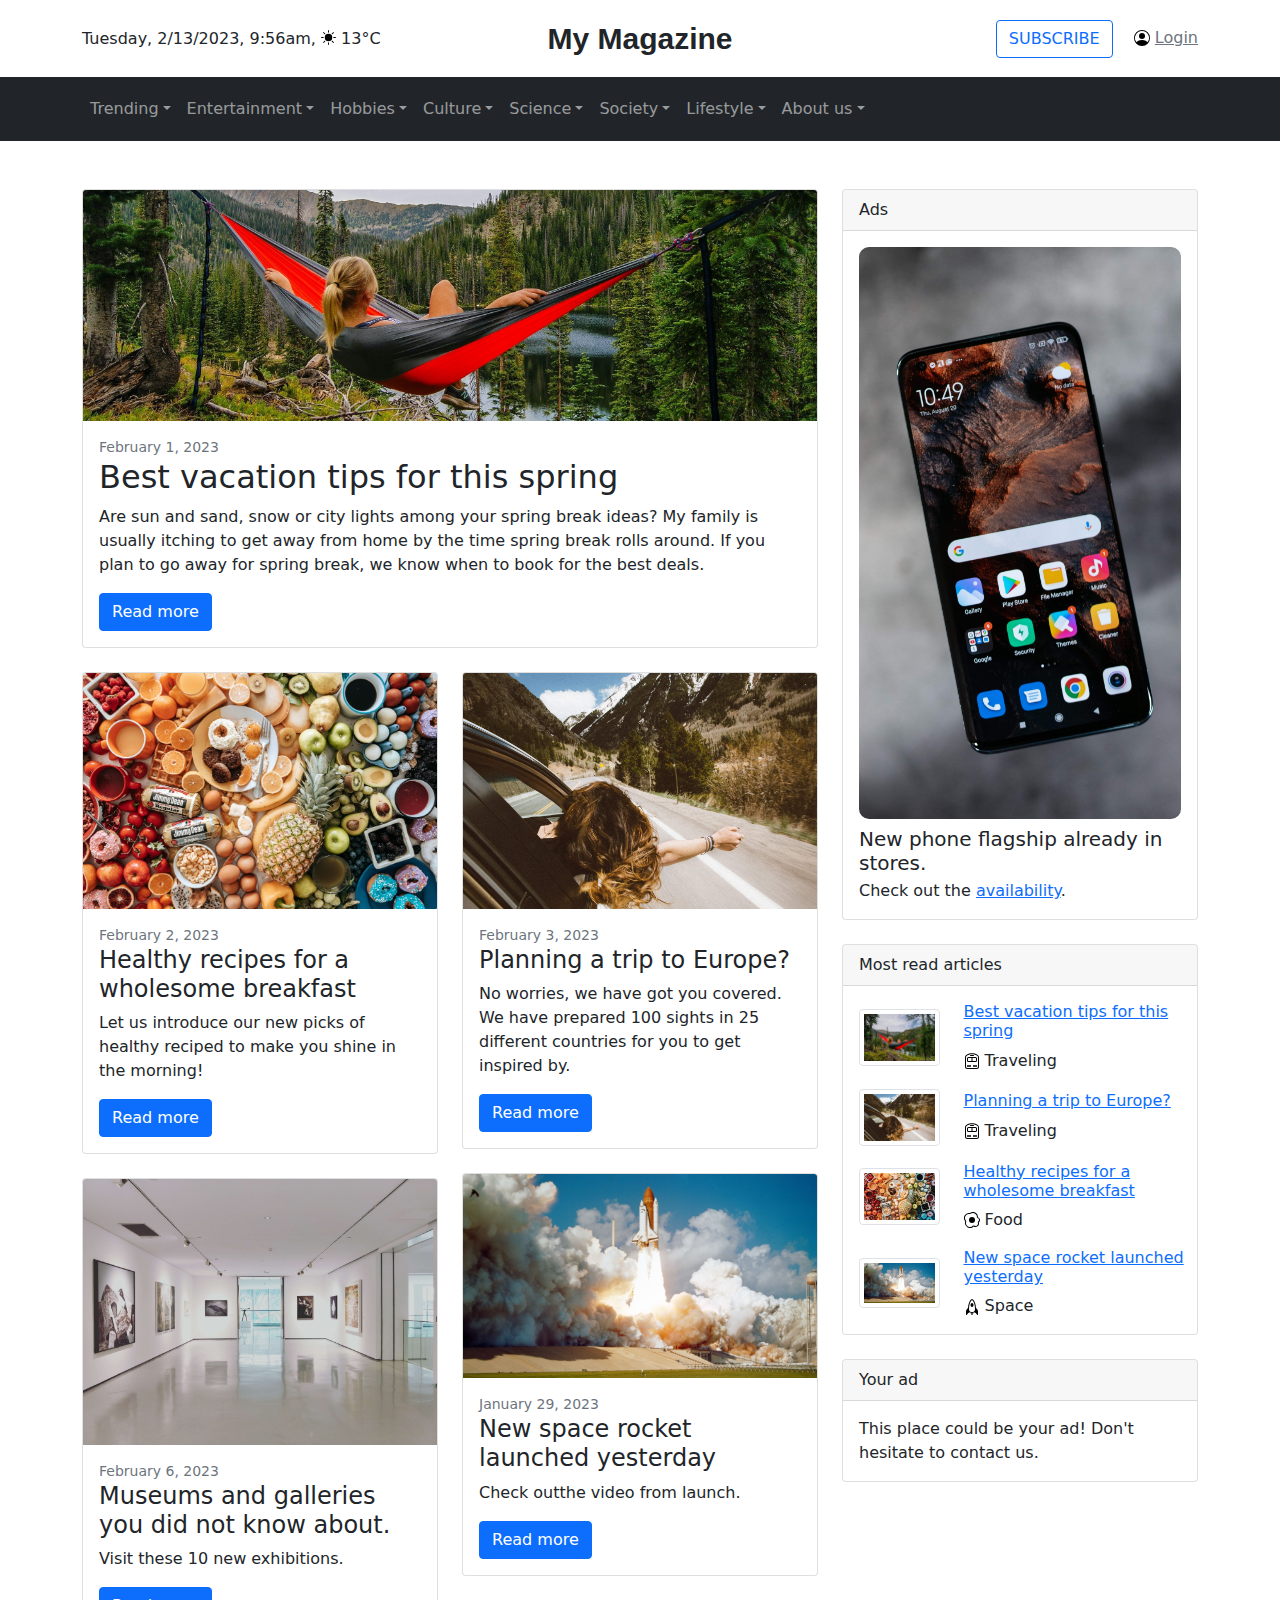
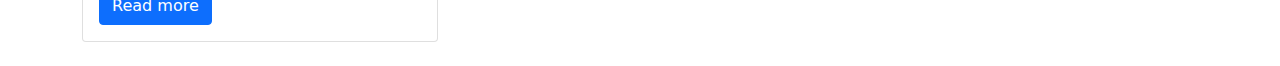
<file: top-click.html>
<!DOCTYPE html>
<html>
<head>
    <meta charset="utf-8" />
    <meta name="viewport" content="width=device-width, initial-scale=1, shrink-to-fit=no" />
    <meta name="description" content="" />
    <meta name="author" content="" />
    <title>Life Magazine</title>
    <link rel="icon" type="image/x-icon" href="assets/favicon.ico" />
    <link href="bootstrap-5.0.2-dist/css/bootstrap.min.css" rel="stylesheet">
    <style>
        body main, .custom-submenu{
            position: relative;
        }
        .custom-submenu .dropdown-menu {
            top: 0;
            left: 99%;
            margin-top: 0px;
        }
        .custom-submenu .dropdown-toggle:after {
            transform: rotate(-90deg);
        }
        .dropdown a {
            line-height: 2;
        }
        li > a:hover {
            text-decoration: underline;
        }
    </style>
</head>
<body class="hover-variant">

    <header class="container">
        <div class="row flex-nowrap justify-content-between align-items-center py-3">
            <div class="col-9 col-md-4 ">Tuesday, 2/13/2023, 9:56am,  <img src="assets/brightness-high-fill.svg" style="width: 15px; padding-bottom: 3px;"> 13°C</div>
            <div class="col-4 text-center fw-bold d-none d-md-block" style="font-family: 'Franklin Gothic Medium', 'Arial Narrow', Arial, sans-serif; font-size: 30px;">My Magazine</div>
            <div class="col-3 col-md-4 text-end d-none d-md-block">
                <button class="btn btn-outline-primary me-3">SUBSCRIBE</button>
                <span class="d-none d-md-inline"><img src="assets/person-circle.svg" style="padding-bottom: 2px;"> <a class="link-secondary">Login</a></span>
            </div> 
        </div>
    </header>

    <nav class="navbar navbar-expand-md navbar-dark bg-dark">
        
        <div class="container">
            <a class="navbar-brand d-block d-md-none" href ="#" style="font-family: 'Franklin Gothic Medium', 'Arial Narrow', Arial, sans-serif; font-size: 30px;">Lifestyle Magazine</a>
            <button class="navbar-toggler" type="button" data-bs-toggle="collapse" data-bs-target="#navbarSupportedContent" ><span class="navbar-toggler-icon"></span></button>
          
            <div class="collapse navbar-collapse " id="navbarSupportedContent">
                <ul class="navbar-nav navbar-right">
            
                    <!-- trending -->
                    <li class="nav-item dropdown">
                        <a class="nav-link dropdown-toggle" role="button" data-bs-toggle="dropdown" data-bs-auto-close="outside" id="trending">Trending</a>
                        <ul class="dropdown-menu">
                            <li class="no-menu level-1">
                                <a class="dropdown-item" role="button" data-bs-toggle="modal" href="#endModal"  id="trending->our-picks"><span>Our picks</span></a>
                            </li>
                            <li class="no-menu level-1">
                                <a class="dropdown-item" role="button" data-bs-toggle="modal" href="#endModal"  id="trending->latest-articles"><span>Latest articles</span></a>
                            </li>
                            <li class="no-menu level-1">
                                <a class="dropdown-item" role="button" data-bs-toggle="modal" href="#endModal"  id="trending->popular-articles"><span>Popular articles</span></a>
                            </li>
                        </ul>
                    </li>
            
                    <!-- entertainment -->
                    <li class="nav-item dropdown">
                        <a class="nav-link dropdown-toggle" role="button" data-bs-toggle="dropdown" data-bs-auto-close="outside" id="entertainment">Entertainment</a>
                        <ul class="dropdown-menu">
                            <li class="dropdown custom-submenu level-1">
                                <a class="dropdown-item dropdown-toggle" role="button" data-bs-toggle="dropdown" data-bs-auto-close="outside" id="entertainment->music"><span>Music</span></a>
                                <ul class="dropdown-menu">
                                    <li class="no-menu level-2">
                                        <a class="dropdown-item" role="button" data-bs-toggle="modal" href="#endModal"  id="entertainment->music->charts"><span>Charts</span></a>
                                    </li>
                                    <li class="no-menu level-2">
                                        <a class="dropdown-item" role="button" data-bs-toggle="modal" href="#endModal"  id="entertainment->music->artists"><span>Artists</span></a>
                                    </li>
                                    <li class="no-menu level-2">
                                        <a class="dropdown-item" role="button" data-bs-toggle="modal" href="#endModal"  id="entertainment->music->reviews"><span>Reviews</span></a>
                                    </li>
                                    <li class="no-menu level-2">
                                        <a class="dropdown-item" role="button" data-bs-toggle="modal" href="#endModal"  id="entertainment->music->top-picks"><span>Top picks</span></a>
                                    </li>
                                    <li class="dropdown custom-submenu level-2">
                                        <a class="dropdown-item dropdown-toggle" role="button" data-bs-toggle="dropdown" data-bs-auto-close="outside" id="entertainment->music->genres"><span>Genres</span></a>
                                        <ul class="dropdown-menu">
                                            <li class="no-menu level-3">
                                                <a class="dropdown-item" role="button" data-bs-toggle="modal" href="#endModal"  id="entertainment->music->genres->classical"><span>Classical</span></a>
                                            </li>
                                            <li class="no-menu level-3">
                                                <a class="dropdown-item" role="button" data-bs-toggle="modal" href="#endModal"  id="entertainment->music->genres->popular"><span>Popular</span></a>
                                            </li>
                                            <li class="no-menu level-3">
                                                <a class="dropdown-item" role="button" data-bs-toggle="modal" href="#endModal"  id="entertainment->music->genres->rock"><span>Rock</span></a>
                                            </li>
                                            <li class="no-menu level-3">
                                                <a class="dropdown-item" role="button" data-bs-toggle="modal" href="#endModal"  id="entertainment->music->genres->electronic"><span>Electronic</span></a>
                                            </li>
                                            <li class="no-menu level-3">
                                                <a class="dropdown-item" role="button" data-bs-toggle="modal" href="#endModal"  id="entertainment->music->genres->jazz"><span>Jazz</span></a>
                                            </li>
                                            <li class="no-menu level-3">
                                                <a class="dropdown-item" role="button" data-bs-toggle="modal" href="#endModal"  id="entertainment->music->genres->hip-hop"><span>Hip-hop</span></a>
                                            </li>
                                        </ul>
                                    </li>
                                    <li class="no-menu level-2">
                                        <a class="dropdown-item" role="button" data-bs-toggle="modal" href="#endModal"  id="entertainment->music->concerts"><span>Concerts</span></a>
                                    </li>
                                </ul>
                            </li>
                            <li class="dropdown custom-submenu level-1">
                                <a class="dropdown-item dropdown-toggle" role="button" data-bs-toggle="dropdown" data-bs-auto-close="outside" id="entertainment->literature"><span>Literature</span></a>
                                <ul class="dropdown-menu">
                                    <li class="no-menu level-2">
                                        <a class="dropdown-item" role="button" data-bs-toggle="modal" href="#endModal"  id="entertainment->literature->reviews"><span>Reviews</span></a>
                                    </li>
                                    <li class="no-menu level-2">
                                        <a class="dropdown-item" role="button" data-bs-toggle="modal" href="#endModal"  id="entertainment->literature->nonfiction"><span>Nonfiction</span></a>
                                    </li>
                                    <li class="dropdown custom-submenu level-2">
                                        <a class="dropdown-item dropdown-toggle" role="button" data-bs-toggle="dropdown" data-bs-auto-close="outside" id="entertainment->literature->fiction"><span>Fiction</span></a>
                                        <ul class="dropdown-menu">
                                            <li class="no-menu level-3">
                                                <a class="dropdown-item" role="button" data-bs-toggle="modal" href="#endModal"  id="entertainment->literature->fiction->science-fiction"><span>Science fiction</span></a>
                                            </li>
                                            <li class="no-menu level-3">
                                                <a class="dropdown-item" role="button" data-bs-toggle="modal" href="#endModal"  id="entertainment->literature->fiction->fantasy"><span>Fantasy</span></a>
                                            </li>
                                            <li class="no-menu level-3">
                                                <a class="dropdown-item" role="button" data-bs-toggle="modal" href="#endModal"  id="entertainment->literature->fiction->adventure"><span>Adventure</span></a>
                                            </li>
                                            <li class="no-menu level-3">
                                                <a class="dropdown-item" role="button" data-bs-toggle="modal" href="#endModal"  id="entertainment->literature->fiction->horror"><span>Horror</span></a>
                                            </li>
                                            <li class="no-menu level-3">
                                                <a class="dropdown-item" role="button" data-bs-toggle="modal" href="#endModal"  id="entertainment->literature->fiction->mystery"><span>Mystery</span></a>
                                            </li>
                                        </ul>
                                    </li>
                                    <li class="no-menu level-2">
                                        <a class="dropdown-item" role="button" data-bs-toggle="modal" href="#endModal"  id="entertainment->literature->poetry"><span>Poetry</span></a>
                                    </li>
                                    <li class="no-menu level-2">
                                        <a class="dropdown-item" role="button" data-bs-toggle="modal" href="#endModal"  id="entertainment->literature->for-children"><span>For children</span></a>
                                    </li>
                                </ul>
                            </li>
                            <li class="dropdown custom-submenu level-1">
                                <a class="dropdown-item dropdown-toggle" role="button" data-bs-toggle="dropdown" data-bs-auto-close="outside" id="entertainment->films"><span>Films</span></a>
                                <ul class="dropdown-menu">
                                    <li class="no-menu level-2">
                                        <a class="dropdown-item" role="button" data-bs-toggle="modal" href="#endModal"  id="entertainment->films->upcoming-releases"><span>Upcoming releases</span></a>
                                    </li>
                                    <li class="no-menu level-2">
                                        <a class="dropdown-item" role="button" data-bs-toggle="modal" href="#endModal"  id="entertainment->films->reviews"><span>Reviews</span></a>
                                    </li>
                                    <li class="dropdown custom-submenu level-2">
                                        <a class="dropdown-item dropdown-toggle" role="button" data-bs-toggle="dropdown" data-bs-auto-close="outside" id="entertainment->films->genres"><span>Genres</span></a>
                                        <ul class="dropdown-menu">
                                            <li class="no-menu level-3">
                                                <a class="dropdown-item" role="button" data-bs-toggle="modal" href="#endModal"  id="entertainment->films->genres->science-fiction"><span>Science fiction</span></a>
                                            </li>
                                            <li class="no-menu level-3">
                                                <a class="dropdown-item" role="button" data-bs-toggle="modal" href="#endModal"  id="entertainment->films->genres->fantasy"><span>Fantasy</span></a>
                                            </li>
                                            <li class="no-menu level-3">
                                                <a class="dropdown-item" role="button" data-bs-toggle="modal" href="#endModal"  id="entertainment->films->genres->adventure"><span>Adventure</span></a>
                                            </li>
                                            <li class="no-menu level-3">
                                                <a class="dropdown-item" role="button" data-bs-toggle="modal" href="#endModal"  id="entertainment->films->genres->nonfiction"><span>Nonfiction</span></a>
                                            </li>
                                            <li class="no-menu level-3">
                                                <a class="dropdown-item" role="button" data-bs-toggle="modal" href="#endModal"  id="entertainment->films->genres->mystery"><span>Mystery</span></a>
                                            </li>
                                            <li class="no-menu level-3">
                                                <a class="dropdown-item" role="button" data-bs-toggle="modal" href="#endModal"  id="entertainment->films->genres->action"><span>Action</span></a>
                                            </li>
                                            <li class="no-menu level-3">
                                                <a class="dropdown-item" role="button" data-bs-toggle="modal" href="#endModal"  id="entertainment->films->genres->comedy"><span>Comedy</span></a>
                                            </li>
                                            <li class="no-menu level-3">
                                                <a class="dropdown-item" role="button" data-bs-toggle="modal" href="#endModal"  id="entertainment->films->genres->horror"><span>Horror</span></a>
                                            </li>
                                            <li class="no-menu level-3">
                                                <a class="dropdown-item" role="button" data-bs-toggle="modal" href="#endModal"  id="entertainment->films->genres->musicals"><span>Musicals</span></a>
                                            </li>
                                            <li class="no-menu level-3">
                                                <a class="dropdown-item" role="button" data-bs-toggle="modal" href="#endModal"  id="entertainment->films->genres->thriller"><span>Thriller</span></a>
                                            </li>
                                            <li class="no-menu level-3">
                                                <a class="dropdown-item" role="button" data-bs-toggle="modal" href="#endModal"  id="entertainment->films->genres->documentary"><span>Documentary</span></a>
                                            </li>
                                        </ul>
                                    </li>
                                    <li class="no-menu level-2">
                                        <a class="dropdown-item" role="button" data-bs-toggle="modal" href="#endModal"  id="entertainment->films->interviews"><span>Interviews</span></a>
                                    </li>
                                    <li class="no-menu level-2">
                                        <a class="dropdown-item" role="button" data-bs-toggle="modal" href="#endModal"  id="entertainment->films->directors"><span>Directors</span></a>
                                    </li>
                                    <li class="no-menu level-2">
                                        <a class="dropdown-item" role="button" data-bs-toggle="modal" href="#endModal"  id="entertainment->films->awards"><span>Awards</span></a>
                                    </li>
                                    <li class="no-menu level-2">
                                        <a class="dropdown-item" role="button" data-bs-toggle="modal" href="#endModal"  id="entertainment->films->festivals"><span>Festivals</span></a>
                                    </li>
                                    <li class="no-menu level-2">
                                        <a class="dropdown-item" role="button" data-bs-toggle="modal" href="#endModal"  id="entertainment->films->trailers"><span>Trailers</span></a>
                                    </li>
                                    <li class="no-menu level-2">
                                        <a class="dropdown-item" role="button" data-bs-toggle="modal" href="#endModal"  id="entertainment->films->popular-actors"><span>Popular actors</span></a>
                                    </li>
                                </ul>
                            </li>
                            <li class="dropdown custom-submenu level-1">
                                <a class="dropdown-item dropdown-toggle" role="button" data-bs-toggle="dropdown" data-bs-auto-close="outside" id="entertainment->tv-shows"><span>TV shows</span></a>
                                <ul class="dropdown-menu">
                                    <li class="no-menu level-2">
                                        <a class="dropdown-item" role="button" data-bs-toggle="modal" href="#endModal"  id="entertainment->tv-shows->top-rated"><span>Top rated</span></a>
                                    </li>
                                    <li class="no-menu level-2">
                                        <a class="dropdown-item" role="button" data-bs-toggle="modal" href="#endModal"  id="entertainment->tv-shows->awards"><span>Awards</span></a>
                                    </li>
                                    <li class="no-menu level-2">
                                        <a class="dropdown-item" role="button" data-bs-toggle="modal" href="#endModal"  id="entertainment->tv-shows->reality-shows"><span>Reality shows</span></a>
                                    </li>
                                    <li class="no-menu level-2">
                                        <a class="dropdown-item" role="button" data-bs-toggle="modal" href="#endModal"  id="entertainment->tv-shows->game-shows"><span>Game shows</span></a>
                                    </li>
                                </ul>
                            </li>
                            <li class="dropdown custom-submenu level-1">
                                <a class="dropdown-item dropdown-toggle" role="button" data-bs-toggle="dropdown" data-bs-auto-close="outside" id="entertainment->games"><span>Games</span></a>
                                <ul class="dropdown-menu">
                                    <li class="no-menu level-2">
                                        <a class="dropdown-item" role="button" data-bs-toggle="modal" href="#endModal"  id="entertainment->games->board-games"><span>Board games</span></a>
                                    </li>
                                    <li class="no-menu level-2">
                                        <a class="dropdown-item" role="button" data-bs-toggle="modal" href="#endModal"  id="entertainment->games->computer-games"><span>Computer games</span></a>
                                    </li>
                                    <li class="no-menu level-2">
                                        <a class="dropdown-item" role="button" data-bs-toggle="modal" href="#endModal"  id="entertainment->games->virtual-reality"><span>Virtual reality</span></a>
                                    </li>
                                    <li class="no-menu level-2">
                                        <a class="dropdown-item" role="button" data-bs-toggle="modal" href="#endModal"  id="entertainment->games->top-picks"><span>Top picks</span></a>
                                    </li>
                                    <li class="no-menu level-2">
                                        <a class="dropdown-item" role="button" data-bs-toggle="modal" href="#endModal"  id="entertainment->games->game-reviews"><span>Game reviews</span></a>
                                    </li>
                                </ul>
                            </li>
                            <li class="dropdown custom-submenu level-1">
                                <a class="dropdown-item dropdown-toggle" role="button" data-bs-toggle="dropdown" data-bs-auto-close="outside" id="entertainment->cinema"><span>Cinema</span></a>
                                <ul class="dropdown-menu">
                                    <li class="no-menu level-2">
                                        <a class="dropdown-item" role="button" data-bs-toggle="modal" href="#endModal"  id="entertainment->cinema->blockbuster-movies"><span>Blockbuster movies</span></a>
                                    </li>
                                    <li class="no-menu level-2">
                                        <a class="dropdown-item" role="button" data-bs-toggle="modal" href="#endModal"  id="entertainment->cinema->cinemas-near-you"><span>Cinemas near you</span></a>
                                    </li>
                                    <li class="no-menu level-2">
                                        <a class="dropdown-item" role="button" data-bs-toggle="modal" href="#endModal"  id="entertainment->cinema->top-picks"><span>Top picks</span></a>
                                    </li>
                                </ul>
                            </li>
                        </ul>
                    </li>
            
                    <!-- hobbies -->
                    <li class="nav-item dropdown">
                        <a class="nav-link dropdown-toggle" role="button" data-bs-toggle="dropdown" data-bs-auto-close="outside" id="hobbies">Hobbies</a>
                        <ul class="dropdown-menu">
                            <li class="dropdown custom-submenu level-1">
                                <a class="dropdown-item dropdown-toggle" role="button" data-bs-toggle="dropdown" data-bs-auto-close="outside" id="hobbies->travel"><span>Travel</span></a>
                                <ul class="dropdown-menu">
                                    <li class="no-menu level-2">
                                        <a class="dropdown-item" role="button" data-bs-toggle="modal" href="#endModal"  id="hobbies->travel->insurance"><span>Insurance</span></a>
                                    </li>
                                    <li class="no-menu level-2">
                                        <a class="dropdown-item" role="button" data-bs-toggle="modal" href="#endModal"  id="hobbies->travel->trip-planning"><span>Trip planning</span></a>
                                    </li>
                                    <li class="no-menu level-2">
                                        <a class="dropdown-item" role="button" data-bs-toggle="modal" href="#endModal"  id="hobbies->travel->budget"><span>Budget</span></a>
                                    </li>
                                    <li class="no-menu level-2">
                                        <a class="dropdown-item" role="button" data-bs-toggle="modal" href="#endModal"  id="hobbies->travel->culture-travelling"><span>Culture travelling</span></a>
                                    </li>
                                    <li class="no-menu level-2">
                                        <a class="dropdown-item" role="button" data-bs-toggle="modal" href="#endModal"  id="hobbies->travel->culinarytravelling"><span>Culinarytravelling</span></a>
                                    </li>
                                    <li class="dropdown custom-submenu level-2">
                                        <a class="dropdown-item dropdown-toggle" role="button" data-bs-toggle="dropdown" data-bs-auto-close="outside" id="hobbies->travel->destinations"><span>Destinations</span></a>
                                        <ul class="dropdown-menu">
                                            <li class="no-menu level-3">
                                                <a class="dropdown-item" role="button" data-bs-toggle="modal" href="#endModal"  id="hobbies->travel->destinations->europe"><span>Europe</span></a>
                                            </li>
                                            <li class="no-menu level-3">
                                                <a class="dropdown-item" role="button" data-bs-toggle="modal" href="#endModal"  id="hobbies->travel->destinations->asia"><span>Asia</span></a>
                                            </li>
                                            <li class="no-menu level-3">
                                                <a class="dropdown-item" role="button" data-bs-toggle="modal" href="#endModal"  id="hobbies->travel->destinations->africa"><span>Africa</span></a>
                                            </li>
                                        </ul>
                                    </li>
                                    <li class="no-menu level-2">
                                        <a class="dropdown-item" role="button" data-bs-toggle="modal" href="#endModal"  id="hobbies->travel->tours"><span>Tours</span></a>
                                    </li>
                                    <li class="no-menu level-2">
                                        <a class="dropdown-item" role="button" data-bs-toggle="modal" href="#endModal"  id="hobbies->travel->historical-sights"><span>Historical sights</span></a>
                                    </li>
                                </ul>
                            </li>
                            <li class="dropdown custom-submenu level-1">
                                <a class="dropdown-item dropdown-toggle" role="button" data-bs-toggle="dropdown" data-bs-auto-close="outside" id="hobbies->sports"><span>Sports</span></a>
                                <ul class="dropdown-menu">
                                    <li class="dropdown custom-submenu level-2">
                                        <a class="dropdown-item dropdown-toggle" role="button" data-bs-toggle="dropdown" data-bs-auto-close="outside" id="hobbies->sports->team-sports"><span>Team sports</span></a>
                                        <ul class="dropdown-menu">
                                            <li class="no-menu level-3">
                                                <a class="dropdown-item" role="button" data-bs-toggle="modal" href="#endModal"  id="hobbies->sports->team-sports->soccer-(football)"><span>Soccer (football)</span></a>
                                            </li>
                                            <li class="no-menu level-3">
                                                <a class="dropdown-item" role="button" data-bs-toggle="modal" href="#endModal"  id="hobbies->sports->team-sports->basketball"><span>Basketball</span></a>
                                            </li>
                                            <li class="no-menu level-3">
                                                <a class="dropdown-item" role="button" data-bs-toggle="modal" href="#endModal"  id="hobbies->sports->team-sports->baseball"><span>Baseball</span></a>
                                            </li>
                                            <li class="no-menu level-3">
                                                <a class="dropdown-item" role="button" data-bs-toggle="modal" href="#endModal"  id="hobbies->sports->team-sports->volleyball"><span>Volleyball</span></a>
                                            </li>
                                            <li class="no-menu level-3">
                                                <a class="dropdown-item" role="button" data-bs-toggle="modal" href="#endModal"  id="hobbies->sports->team-sports->ice-hockey"><span>Ice hockey</span></a>
                                            </li>
                                            <li class="no-menu level-3">
                                                <a class="dropdown-item" role="button" data-bs-toggle="modal" href="#endModal"  id="hobbies->sports->team-sports->softball"><span>Softball</span></a>
                                            </li>
                                            <li class="no-menu level-3">
                                                <a class="dropdown-item" role="button" data-bs-toggle="modal" href="#endModal"  id="hobbies->sports->team-sports->rugby"><span>Rugby</span></a>
                                            </li>
                                        </ul>
                                    </li>
                                    <li class="dropdown custom-submenu level-2">
                                        <a class="dropdown-item dropdown-toggle" role="button" data-bs-toggle="dropdown" data-bs-auto-close="outside" id="hobbies->sports->individual-sports"><span>Individual sports</span></a>
                                        <ul class="dropdown-menu">
                                            <li class="no-menu level-3">
                                                <a class="dropdown-item" role="button" data-bs-toggle="modal" href="#endModal"  id="hobbies->sports->individual-sports->tennis"><span>Tennis</span></a>
                                            </li>
                                            <li class="no-menu level-3">
                                                <a class="dropdown-item" role="button" data-bs-toggle="modal" href="#endModal"  id="hobbies->sports->individual-sports->athletics"><span>Athletics</span></a>
                                            </li>
                                            <li class="no-menu level-3">
                                                <a class="dropdown-item" role="button" data-bs-toggle="modal" href="#endModal"  id="hobbies->sports->individual-sports->badminton"><span>Badminton</span></a>
                                            </li>
                                            <li class="no-menu level-3">
                                                <a class="dropdown-item" role="button" data-bs-toggle="modal" href="#endModal"  id="hobbies->sports->individual-sports->bowling"><span>Bowling</span></a>
                                            </li>
                                            <li class="no-menu level-3">
                                                <a class="dropdown-item" role="button" data-bs-toggle="modal" href="#endModal"  id="hobbies->sports->individual-sports->skiing"><span>Skiing</span></a>
                                            </li>
                                            <li class="no-menu level-3">
                                                <a class="dropdown-item" role="button" data-bs-toggle="modal" href="#endModal"  id="hobbies->sports->individual-sports->golf"><span>Golf</span></a>
                                            </li>
                                            <li class="no-menu level-3">
                                                <a class="dropdown-item" role="button" data-bs-toggle="modal" href="#endModal"  id="hobbies->sports->individual-sports->cycling"><span>Cycling</span></a>
                                            </li>
                                            <li class="no-menu level-3">
                                                <a class="dropdown-item" role="button" data-bs-toggle="modal" href="#endModal"  id="hobbies->sports->individual-sports->figure-skating"><span>Figure Skating</span></a>
                                            </li>
                                            <li class="no-menu level-3">
                                                <a class="dropdown-item" role="button" data-bs-toggle="modal" href="#endModal"  id="hobbies->sports->individual-sports->boxing"><span>Boxing</span></a>
                                            </li>
                                            <li class="no-menu level-3">
                                                <a class="dropdown-item" role="button" data-bs-toggle="modal" href="#endModal"  id="hobbies->sports->individual-sports->swimming"><span>Swimming</span></a>
                                            </li>
                                            <li class="no-menu level-3">
                                                <a class="dropdown-item" role="button" data-bs-toggle="modal" href="#endModal"  id="hobbies->sports->individual-sports->gymnastics"><span>Gymnastics</span></a>
                                            </li>
                                            <li class="no-menu level-3">
                                                <a class="dropdown-item" role="button" data-bs-toggle="modal" href="#endModal"  id="hobbies->sports->individual-sports->snowboarding"><span>Snowboarding</span></a>
                                            </li>
                                        </ul>
                                    </li>
                                    <li class="no-menu level-2">
                                        <a class="dropdown-item" role="button" data-bs-toggle="modal" href="#endModal"  id="hobbies->sports->olympics"><span>Olympics</span></a>
                                    </li>
                                    <li class="no-menu level-2">
                                        <a class="dropdown-item" role="button" data-bs-toggle="modal" href="#endModal"  id="hobbies->sports->world-championships"><span>World championships</span></a>
                                    </li>
                                    <li class="no-menu level-2">
                                        <a class="dropdown-item" role="button" data-bs-toggle="modal" href="#endModal"  id="hobbies->sports->athletics"><span>Athletics</span></a>
                                    </li>
                                </ul>
                            </li>
                            <li class="dropdown custom-submenu level-1">
                                <a class="dropdown-item dropdown-toggle" role="button" data-bs-toggle="dropdown" data-bs-auto-close="outside" id="hobbies->food"><span>Food</span></a>
                                <ul class="dropdown-menu">
                                    <li class="no-menu level-2">
                                        <a class="dropdown-item" role="button" data-bs-toggle="modal" href="#endModal"  id="hobbies->food->restaurants"><span>Restaurants</span></a>
                                    </li>
                                    <li class="no-menu level-2">
                                        <a class="dropdown-item" role="button" data-bs-toggle="modal" href="#endModal"  id="hobbies->food->restaurant-reviews"><span>Restaurant reviews</span></a>
                                    </li>
                                    <li class="no-menu level-2">
                                        <a class="dropdown-item" role="button" data-bs-toggle="modal" href="#endModal"  id="hobbies->food->tips"><span>Tips</span></a>
                                    </li>
                                    <li class="no-menu level-2">
                                        <a class="dropdown-item" role="button" data-bs-toggle="modal" href="#endModal"  id="hobbies->food->recipes"><span>Recipes</span></a>
                                    </li>
                                    <li class="no-menu level-2">
                                        <a class="dropdown-item" role="button" data-bs-toggle="modal" href="#endModal"  id="hobbies->food->cooking"><span>Cooking</span></a>
                                    </li>
                                    <li class="no-menu level-2">
                                        <a class="dropdown-item" role="button" data-bs-toggle="modal" href="#endModal"  id="hobbies->food->baking"><span>Baking</span></a>
                                    </li>
                                    <li class="no-menu level-2">
                                        <a class="dropdown-item" role="button" data-bs-toggle="modal" href="#endModal"  id="hobbies->food->food-trends"><span>Food trends</span></a>
                                    </li>
                                    <li class="dropdown custom-submenu level-2">
                                        <a class="dropdown-item dropdown-toggle" role="button" data-bs-toggle="dropdown" data-bs-auto-close="outside" id="hobbies->food->regional-cuisine"><span>Regional cuisine</span></a>
                                        <ul class="dropdown-menu">
                                            <li class="no-menu level-3">
                                                <a class="dropdown-item" role="button" data-bs-toggle="modal" href="#endModal"  id="hobbies->food->regional-cuisine->vegan-recipes"><span>Vegan recipes</span></a>
                                            </li>
                                            <li class="no-menu level-3">
                                                <a class="dropdown-item" role="button" data-bs-toggle="modal" href="#endModal"  id="hobbies->food->regional-cuisine->asian-cuisine"><span>Asian cuisine</span></a>
                                            </li>
                                            <li class="no-menu level-3">
                                                <a class="dropdown-item" role="button" data-bs-toggle="modal" href="#endModal"  id="hobbies->food->regional-cuisine->mexican-cuisine"><span>Mexican cuisine</span></a>
                                            </li>
                                        </ul>
                                    </li>
                                    <li class="no-menu level-2">
                                        <a class="dropdown-item" role="button" data-bs-toggle="modal" href="#endModal"  id="hobbies->food->street-food"><span>Street food</span></a>
                                    </li>
                                    <li class="no-menu level-2">
                                        <a class="dropdown-item" role="button" data-bs-toggle="modal" href="#endModal"  id="hobbies->food->beverages"><span>Beverages</span></a>
                                    </li>
                                    <li class="no-menu level-2">
                                        <a class="dropdown-item" role="button" data-bs-toggle="modal" href="#endModal"  id="hobbies->food->wine-and-spirits"><span>Wine and spirits</span></a>
                                    </li>
                                </ul>
                            </li>
                            <li class="dropdown custom-submenu level-1">
                                <a class="dropdown-item dropdown-toggle" role="button" data-bs-toggle="dropdown" data-bs-auto-close="outside" id="hobbies->beauty"><span>Beauty</span></a>
                                <ul class="dropdown-menu">
                                    <li class="no-menu level-2">
                                        <a class="dropdown-item" role="button" data-bs-toggle="modal" href="#endModal"  id="hobbies->beauty->fashion-shows"><span>Fashion shows</span></a>
                                    </li>
                                    <li class="no-menu level-2">
                                        <a class="dropdown-item" role="button" data-bs-toggle="modal" href="#endModal"  id="hobbies->beauty->events"><span>Events</span></a>
                                    </li>
                                    <li class="no-menu level-2">
                                        <a class="dropdown-item" role="button" data-bs-toggle="modal" href="#endModal"  id="hobbies->beauty->makeup"><span>Makeup</span></a>
                                    </li>
                                    <li class="no-menu level-2">
                                        <a class="dropdown-item" role="button" data-bs-toggle="modal" href="#endModal"  id="hobbies->beauty->clothes"><span>Clothes</span></a>
                                    </li>
                                    <li class="no-menu level-2">
                                        <a class="dropdown-item" role="button" data-bs-toggle="modal" href="#endModal"  id="hobbies->beauty->weddings"><span>Weddings</span></a>
                                    </li>
                                </ul>
                            </li>
                            <li class="dropdown custom-submenu level-1">
                                <a class="dropdown-item dropdown-toggle" role="button" data-bs-toggle="dropdown" data-bs-auto-close="outside" id="hobbies->household"><span>Household</span></a>
                                <ul class="dropdown-menu">
                                    <li class="no-menu level-2">
                                        <a class="dropdown-item" role="button" data-bs-toggle="modal" href="#endModal"  id="hobbies->household->garden"><span>Garden</span></a>
                                    </li>
                                    <li class="no-menu level-2">
                                        <a class="dropdown-item" role="button" data-bs-toggle="modal" href="#endModal"  id="hobbies->household->pets"><span>Pets</span></a>
                                    </li>
                                    <li class="no-menu level-2">
                                        <a class="dropdown-item" role="button" data-bs-toggle="modal" href="#endModal"  id="hobbies->household->furniture"><span>Furniture</span></a>
                                    </li>
                                    <li class="no-menu level-2">
                                        <a class="dropdown-item" role="button" data-bs-toggle="modal" href="#endModal"  id="hobbies->household->outdoors"><span>Outdoors</span></a>
                                    </li>
                                    <li class="no-menu level-2">
                                        <a class="dropdown-item" role="button" data-bs-toggle="modal" href="#endModal"  id="hobbies->household->renovations"><span>Renovations</span></a>
                                    </li>
                                    <li class="no-menu level-2">
                                        <a class="dropdown-item" role="button" data-bs-toggle="modal" href="#endModal"  id="hobbies->household->diy"><span>DIY</span></a>
                                    </li>
                                    <li class="no-menu level-2">
                                        <a class="dropdown-item" role="button" data-bs-toggle="modal" href="#endModal"  id="hobbies->household->interior-design"><span>Interior design</span></a>
                                    </li>
                                    <li class="no-menu level-2">
                                        <a class="dropdown-item" role="button" data-bs-toggle="modal" href="#endModal"  id="hobbies->household->decorations"><span>Decorations</span></a>
                                    </li>
                                </ul>
                            </li>
                            <li class="dropdown custom-submenu level-1">
                                <a class="dropdown-item dropdown-toggle" role="button" data-bs-toggle="dropdown" data-bs-auto-close="outside" id="hobbies->garden"><span>Garden</span></a>
                                <ul class="dropdown-menu">
                                    <li class="no-menu level-2">
                                        <a class="dropdown-item" role="button" data-bs-toggle="modal" href="#endModal"  id="hobbies->garden->plants"><span>Plants</span></a>
                                    </li>
                                    <li class="no-menu level-2">
                                        <a class="dropdown-item" role="button" data-bs-toggle="modal" href="#endModal"  id="hobbies->garden->flowers"><span>Flowers</span></a>
                                    </li>
                                    <li class="no-menu level-2">
                                        <a class="dropdown-item" role="button" data-bs-toggle="modal" href="#endModal"  id="hobbies->garden->tools"><span>Tools</span></a>
                                    </li>
                                    <li class="no-menu level-2">
                                        <a class="dropdown-item" role="button" data-bs-toggle="modal" href="#endModal"  id="hobbies->garden->seasonal-tips"><span>Seasonal tips</span></a>
                                    </li>
                                    <li class="no-menu level-2">
                                        <a class="dropdown-item" role="button" data-bs-toggle="modal" href="#endModal"  id="hobbies->garden->trees"><span>Trees</span></a>
                                    </li>
                                </ul>
                            </li>
                            <li class="dropdown custom-submenu level-1">
                                <a class="dropdown-item dropdown-toggle" role="button" data-bs-toggle="dropdown" data-bs-auto-close="outside" id="hobbies->outdoors"><span>Outdoors</span></a>
                                <ul class="dropdown-menu">
                                    <li class="no-menu level-2">
                                        <a class="dropdown-item" role="button" data-bs-toggle="modal" href="#endModal"  id="hobbies->outdoors->motoring"><span>Motoring</span></a>
                                    </li>
                                    <li class="no-menu level-2">
                                        <a class="dropdown-item" role="button" data-bs-toggle="modal" href="#endModal"  id="hobbies->outdoors->fishing-and-boating"><span>Fishing and Boating</span></a>
                                    </li>
                                    <li class="no-menu level-2">
                                        <a class="dropdown-item" role="button" data-bs-toggle="modal" href="#endModal"  id="hobbies->outdoors->camping"><span>Camping</span></a>
                                    </li>
                                    <li class="no-menu level-2">
                                        <a class="dropdown-item" role="button" data-bs-toggle="modal" href="#endModal"  id="hobbies->outdoors->hunting"><span>Hunting</span></a>
                                    </li>
                                </ul>
                            </li>
                            <li class="dropdown custom-submenu level-1">
                                <a class="dropdown-item dropdown-toggle" role="button" data-bs-toggle="dropdown" data-bs-auto-close="outside" id="hobbies->art"><span>Art</span></a>
                                <ul class="dropdown-menu">
                                    <li class="no-menu level-2">
                                        <a class="dropdown-item" role="button" data-bs-toggle="modal" href="#endModal"  id="hobbies->art->drawing"><span>Drawing</span></a>
                                    </li>
                                    <li class="no-menu level-2">
                                        <a class="dropdown-item" role="button" data-bs-toggle="modal" href="#endModal"  id="hobbies->art->painting"><span>Painting</span></a>
                                    </li>
                                    <li class="no-menu level-2">
                                        <a class="dropdown-item" role="button" data-bs-toggle="modal" href="#endModal"  id="hobbies->art->photography"><span>Photography</span></a>
                                    </li>
                                    <li class="no-menu level-2">
                                        <a class="dropdown-item" role="button" data-bs-toggle="modal" href="#endModal"  id="hobbies->art->pottery"><span>Pottery</span></a>
                                    </li>
                                    <li class="no-menu level-2">
                                        <a class="dropdown-item" role="button" data-bs-toggle="modal" href="#endModal"  id="hobbies->art->sculpture"><span>Sculpture</span></a>
                                    </li>
                                    <li class="no-menu level-2">
                                        <a class="dropdown-item" role="button" data-bs-toggle="modal" href="#endModal"  id="hobbies->art->needlework"><span>Needlework</span></a>
                                    </li>
                                </ul>
                            </li>
                            <li class="dropdown custom-submenu level-1">
                                <a class="dropdown-item dropdown-toggle" role="button" data-bs-toggle="dropdown" data-bs-auto-close="outside" id="hobbies->crafts"><span>Crafts</span></a>
                                <ul class="dropdown-menu">
                                    <li class="no-menu level-2">
                                        <a class="dropdown-item" role="button" data-bs-toggle="modal" href="#endModal"  id="hobbies->crafts->sewing"><span>Sewing</span></a>
                                    </li>
                                    <li class="no-menu level-2">
                                        <a class="dropdown-item" role="button" data-bs-toggle="modal" href="#endModal"  id="hobbies->crafts->pottery"><span>Pottery</span></a>
                                    </li>
                                    <li class="no-menu level-2">
                                        <a class="dropdown-item" role="button" data-bs-toggle="modal" href="#endModal"  id="hobbies->crafts->beading"><span>Beading</span></a>
                                    </li>
                                    <li class="no-menu level-2">
                                        <a class="dropdown-item" role="button" data-bs-toggle="modal" href="#endModal"  id="hobbies->crafts->printmaking"><span>Printmaking</span></a>
                                    </li>
                                </ul>
                            </li>
                        </ul>
                    </li>
            
                    <!-- culture -->
                    <li class="nav-item dropdown">
                        <a class="nav-link dropdown-toggle" role="button" data-bs-toggle="dropdown" data-bs-auto-close="outside" id="culture">Culture</a>
                        <ul class="dropdown-menu">
                            <li class="dropdown custom-submenu level-1">
                                <a class="dropdown-item dropdown-toggle" role="button" data-bs-toggle="dropdown" data-bs-auto-close="outside" id="culture->art"><span>Art</span></a>
                                <ul class="dropdown-menu">
                                    <li class="no-menu level-2">
                                        <a class="dropdown-item" role="button" data-bs-toggle="modal" href="#endModal"  id="culture->art->painting"><span>Painting</span></a>
                                    </li>
                                    <li class="no-menu level-2">
                                        <a class="dropdown-item" role="button" data-bs-toggle="modal" href="#endModal"  id="culture->art->sculpture"><span>Sculpture</span></a>
                                    </li>
                                    <li class="no-menu level-2">
                                        <a class="dropdown-item" role="button" data-bs-toggle="modal" href="#endModal"  id="culture->art->photography"><span>Photography</span></a>
                                    </li>
                                    <li class="no-menu level-2">
                                        <a class="dropdown-item" role="button" data-bs-toggle="modal" href="#endModal"  id="culture->art->graphic-design"><span>Graphic design</span></a>
                                    </li>
                                    <li class="no-menu level-2">
                                        <a class="dropdown-item" role="button" data-bs-toggle="modal" href="#endModal"  id="culture->art->street-art"><span>Street art</span></a>
                                    </li>
                                    <li class="no-menu level-2">
                                        <a class="dropdown-item" role="button" data-bs-toggle="modal" href="#endModal"  id="culture->art->museums"><span>Museums</span></a>
                                    </li>
                                    <li class="no-menu level-2">
                                        <a class="dropdown-item" role="button" data-bs-toggle="modal" href="#endModal"  id="culture->art->galleries"><span>Galleries</span></a>
                                    </li>
                                    <li class="no-menu level-2">
                                        <a class="dropdown-item" role="button" data-bs-toggle="modal" href="#endModal"  id="culture->art->movies-and-tv-shows"><span>Movies and TV shows</span></a>
                                    </li>
                                    <li class="no-menu level-2">
                                        <a class="dropdown-item" role="button" data-bs-toggle="modal" href="#endModal"  id="culture->art->modern-art"><span>Modern art</span></a>
                                    </li>
                                    <li class="no-menu level-2">
                                        <a class="dropdown-item" role="button" data-bs-toggle="modal" href="#endModal"  id="culture->art->classical-art"><span>Classical art</span></a>
                                    </li>
                                    <li class="no-menu level-2">
                                        <a class="dropdown-item" role="button" data-bs-toggle="modal" href="#endModal"  id="culture->art->digital-art"><span>Digital art</span></a>
                                    </li>
                                </ul>
                            </li>
                            <li class="dropdown custom-submenu level-1">
                                <a class="dropdown-item dropdown-toggle" role="button" data-bs-toggle="dropdown" data-bs-auto-close="outside" id="culture->theatre"><span>Theatre</span></a>
                                <ul class="dropdown-menu">
                                    <li class="no-menu level-2">
                                        <a class="dropdown-item" role="button" data-bs-toggle="modal" href="#endModal"  id="culture->theatre->drama"><span>Drama</span></a>
                                    </li>
                                    <li class="no-menu level-2">
                                        <a class="dropdown-item" role="button" data-bs-toggle="modal" href="#endModal"  id="culture->theatre->comedy"><span>Comedy</span></a>
                                    </li>
                                    <li class="no-menu level-2">
                                        <a class="dropdown-item" role="button" data-bs-toggle="modal" href="#endModal"  id="culture->theatre->musicals"><span>Musicals</span></a>
                                    </li>
                                    <li class="no-menu level-2">
                                        <a class="dropdown-item" role="button" data-bs-toggle="modal" href="#endModal"  id="culture->theatre->opera"><span>Opera</span></a>
                                    </li>
                                    <li class="no-menu level-2">
                                        <a class="dropdown-item" role="button" data-bs-toggle="modal" href="#endModal"  id="culture->theatre->dance"><span>Dance</span></a>
                                    </li>
                                </ul>
                            </li>
                            <li class="dropdown custom-submenu level-1">
                                <a class="dropdown-item dropdown-toggle" role="button" data-bs-toggle="dropdown" data-bs-auto-close="outside" id="culture->fashion"><span>Fashion</span></a>
                                <ul class="dropdown-menu">
                                    <li class="no-menu level-2">
                                        <a class="dropdown-item" role="button" data-bs-toggle="modal" href="#endModal"  id="culture->fashion->accessories"><span>Accessories</span></a>
                                    </li>
                                    <li class="no-menu level-2">
                                        <a class="dropdown-item" role="button" data-bs-toggle="modal" href="#endModal"  id="culture->fashion->makeup"><span>Makeup</span></a>
                                    </li>
                                    <li class="no-menu level-2">
                                        <a class="dropdown-item" role="button" data-bs-toggle="modal" href="#endModal"  id="culture->fashion->new-collections"><span>New collections</span></a>
                                    </li>
                                    <li class="no-menu level-2">
                                        <a class="dropdown-item" role="button" data-bs-toggle="modal" href="#endModal"  id="culture->fashion->fashion-shows"><span>Fashion shows</span></a>
                                    </li>
                                    <li class="no-menu level-2">
                                        <a class="dropdown-item" role="button" data-bs-toggle="modal" href="#endModal"  id="culture->fashion->events"><span>Events</span></a>
                                    </li>
                                    <li class="no-menu level-2">
                                        <a class="dropdown-item" role="button" data-bs-toggle="modal" href="#endModal"  id="culture->fashion->latest-trends"><span>Latest trends</span></a>
                                    </li>
                                    <li class="no-menu level-2">
                                        <a class="dropdown-item" role="button" data-bs-toggle="modal" href="#endModal"  id="culture->fashion->footwear"><span>Footwear</span></a>
                                    </li>
                                    <li class="no-menu level-2">
                                        <a class="dropdown-item" role="button" data-bs-toggle="modal" href="#endModal"  id="culture->fashion->sustainable-fashion"><span>Sustainable fashion</span></a>
                                    </li>
                                </ul>
                            </li>
                            <li class="dropdown custom-submenu level-1">
                                <a class="dropdown-item dropdown-toggle" role="button" data-bs-toggle="dropdown" data-bs-auto-close="outside" id="culture->architecture"><span>Architecture</span></a>
                                <ul class="dropdown-menu">
                                    <li class="no-menu level-2">
                                        <a class="dropdown-item" role="button" data-bs-toggle="modal" href="#endModal"  id="culture->architecture->urban"><span>Urban</span></a>
                                    </li>
                                    <li class="no-menu level-2">
                                        <a class="dropdown-item" role="button" data-bs-toggle="modal" href="#endModal"  id="culture->architecture->interior"><span>Interior</span></a>
                                    </li>
                                    <li class="no-menu level-2">
                                        <a class="dropdown-item" role="button" data-bs-toggle="modal" href="#endModal"  id="culture->architecture->industrial"><span>Industrial</span></a>
                                    </li>
                                    <li class="no-menu level-2">
                                        <a class="dropdown-item" role="button" data-bs-toggle="modal" href="#endModal"  id="culture->architecture->commercial"><span>Commercial</span></a>
                                    </li>
                                </ul>
                            </li>
                            <li class="dropdown custom-submenu level-1">
                                <a class="dropdown-item dropdown-toggle" role="button" data-bs-toggle="dropdown" data-bs-auto-close="outside" id="culture->history"><span>History</span></a>
                                <ul class="dropdown-menu">
                                    <li class="no-menu level-2">
                                        <a class="dropdown-item" role="button" data-bs-toggle="modal" href="#endModal"  id="culture->history->ancient"><span>Ancient</span></a>
                                    </li>
                                    <li class="no-menu level-2">
                                        <a class="dropdown-item" role="button" data-bs-toggle="modal" href="#endModal"  id="culture->history->medieval"><span>Medieval</span></a>
                                    </li>
                                    <li class="no-menu level-2">
                                        <a class="dropdown-item" role="button" data-bs-toggle="modal" href="#endModal"  id="culture->history->modern"><span>Modern</span></a>
                                    </li>
                                    <li class="no-menu level-2">
                                        <a class="dropdown-item" role="button" data-bs-toggle="modal" href="#endModal"  id="culture->history->world"><span>World</span></a>
                                    </li>
                                    <li class="no-menu level-2">
                                        <a class="dropdown-item" role="button" data-bs-toggle="modal" href="#endModal"  id="culture->history->europe"><span>Europe</span></a>
                                    </li>
                                    <li class="no-menu level-2">
                                        <a class="dropdown-item" role="button" data-bs-toggle="modal" href="#endModal"  id="culture->history->america"><span>America</span></a>
                                    </li>
                                </ul>
                            </li>
                        </ul>
                    </li>
            
                    <!-- science -->
                    <li class="nav-item dropdown">
                        <a class="nav-link dropdown-toggle" role="button" data-bs-toggle="dropdown" data-bs-auto-close="outside" id="science">Science</a>
                        <ul class="dropdown-menu">
                            <li class="dropdown custom-submenu level-1">
                                <a class="dropdown-item dropdown-toggle" role="button" data-bs-toggle="dropdown" data-bs-auto-close="outside" id="science->health-and-medicine"><span>Health and Medicine</span></a>
                                <ul class="dropdown-menu">
                                    <li class="no-menu level-2">
                                        <a class="dropdown-item" role="button" data-bs-toggle="modal" href="#endModal"  id="science->health-and-medicine->treatments"><span>Treatments</span></a>
                                    </li>
                                    <li class="no-menu level-2">
                                        <a class="dropdown-item" role="button" data-bs-toggle="modal" href="#endModal"  id="science->health-and-medicine->mental-health"><span>Mental health</span></a>
                                    </li>
                                    <li class="no-menu level-2">
                                        <a class="dropdown-item" role="button" data-bs-toggle="modal" href="#endModal"  id="science->health-and-medicine->research"><span>Research</span></a>
                                    </li>
                                    <li class="no-menu level-2">
                                        <a class="dropdown-item" role="button" data-bs-toggle="modal" href="#endModal"  id="science->health-and-medicine->innovations"><span>Innovations</span></a>
                                    </li>
                                </ul>
                            </li>
                            <li class="dropdown custom-submenu level-1">
                                <a class="dropdown-item dropdown-toggle" role="button" data-bs-toggle="dropdown" data-bs-auto-close="outside" id="science->physics"><span>Physics</span></a>
                                <ul class="dropdown-menu">
                                    <li class="no-menu level-2">
                                        <a class="dropdown-item" role="button" data-bs-toggle="modal" href="#endModal"  id="science->physics->mechanics"><span>Mechanics</span></a>
                                    </li>
                                    <li class="no-menu level-2">
                                        <a class="dropdown-item" role="button" data-bs-toggle="modal" href="#endModal"  id="science->physics->quantum-mechanics"><span>Quantum mechanics</span></a>
                                    </li>
                                    <li class="no-menu level-2">
                                        <a class="dropdown-item" role="button" data-bs-toggle="modal" href="#endModal"  id="science->physics->optics"><span>Optics</span></a>
                                    </li>
                                    <li class="no-menu level-2">
                                        <a class="dropdown-item" role="button" data-bs-toggle="modal" href="#endModal"  id="science->physics->relativity"><span>Relativity</span></a>
                                    </li>
                                    <li class="no-menu level-2">
                                        <a class="dropdown-item" role="button" data-bs-toggle="modal" href="#endModal"  id="science->physics->electromagnetism"><span>Electromagnetism</span></a>
                                    </li>
                                    <li class="no-menu level-2">
                                        <a class="dropdown-item" role="button" data-bs-toggle="modal" href="#endModal"  id="science->physics->thermodynamics"><span>Thermodynamics</span></a>
                                    </li>
                                    <li class="no-menu level-2">
                                        <a class="dropdown-item" role="button" data-bs-toggle="modal" href="#endModal"  id="science->physics->nuclear-physics"><span>Nuclear physics</span></a>
                                    </li>
                                </ul>
                            </li>
                            <li class="dropdown custom-submenu level-1">
                                <a class="dropdown-item dropdown-toggle" role="button" data-bs-toggle="dropdown" data-bs-auto-close="outside" id="science->biology"><span>Biology</span></a>
                                <ul class="dropdown-menu">
                                    <li class="no-menu level-2">
                                        <a class="dropdown-item" role="button" data-bs-toggle="modal" href="#endModal"  id="science->biology->zoology"><span>Zoology</span></a>
                                    </li>
                                    <li class="no-menu level-2">
                                        <a class="dropdown-item" role="button" data-bs-toggle="modal" href="#endModal"  id="science->biology->botany"><span>Botany</span></a>
                                    </li>
                                    <li class="no-menu level-2">
                                        <a class="dropdown-item" role="button" data-bs-toggle="modal" href="#endModal"  id="science->biology->ecology"><span>Ecology</span></a>
                                    </li>
                                    <li class="no-menu level-2">
                                        <a class="dropdown-item" role="button" data-bs-toggle="modal" href="#endModal"  id="science->biology->genetics"><span>Genetics</span></a>
                                    </li>
                                    <li class="no-menu level-2">
                                        <a class="dropdown-item" role="button" data-bs-toggle="modal" href="#endModal"  id="science->biology->diseases"><span>Diseases</span></a>
                                    </li>
                                    <li class="no-menu level-2">
                                        <a class="dropdown-item" role="button" data-bs-toggle="modal" href="#endModal"  id="science->biology->evolution"><span>Evolution</span></a>
                                    </li>
                                    <li class="no-menu level-2">
                                        <a class="dropdown-item" role="button" data-bs-toggle="modal" href="#endModal"  id="science->biology->microbiology"><span>Microbiology</span></a>
                                    </li>
                                </ul>
                            </li>
                            <li class="no-menu level-1">
                                <a class="dropdown-item" role="button" data-bs-toggle="modal" href="#endModal"  id="science->chemistry"><span>Chemistry</span></a>
                            </li>
                            <li class="dropdown custom-submenu level-1">
                                <a class="dropdown-item dropdown-toggle" role="button" data-bs-toggle="dropdown" data-bs-auto-close="outside" id="science->technology"><span>Technology</span></a>
                                <ul class="dropdown-menu">
                                    <li class="no-menu level-2">
                                        <a class="dropdown-item" role="button" data-bs-toggle="modal" href="#endModal"  id="science->technology->social-media"><span>Social media</span></a>
                                    </li>
                                    <li class="no-menu level-2">
                                        <a class="dropdown-item" role="button" data-bs-toggle="modal" href="#endModal"  id="science->technology->gadgets"><span>Gadgets</span></a>
                                    </li>
                                    <li class="no-menu level-2">
                                        <a class="dropdown-item" role="button" data-bs-toggle="modal" href="#endModal"  id="science->technology->computers-and-internet"><span>Computers and internet</span></a>
                                    </li>
                                    <li class="no-menu level-2">
                                        <a class="dropdown-item" role="button" data-bs-toggle="modal" href="#endModal"  id="science->technology->mobile-phones"><span>Mobile phones</span></a>
                                    </li>
                                    <li class="no-menu level-2">
                                        <a class="dropdown-item" role="button" data-bs-toggle="modal" href="#endModal"  id="science->technology->software-and-games"><span>Software and games</span></a>
                                    </li>
                                    <li class="no-menu level-2">
                                        <a class="dropdown-item" role="button" data-bs-toggle="modal" href="#endModal"  id="science->technology->artificial-intelligence"><span>Artificial intelligence</span></a>
                                    </li>
                                    <li class="no-menu level-2">
                                        <a class="dropdown-item" role="button" data-bs-toggle="modal" href="#endModal"  id="science->technology->robotics"><span>Robotics</span></a>
                                    </li>
                                    <li class="no-menu level-2">
                                        <a class="dropdown-item" role="button" data-bs-toggle="modal" href="#endModal"  id="science->technology->biotechnology"><span>Biotechnology</span></a>
                                    </li>
                                    <li class="no-menu level-2">
                                        <a class="dropdown-item" role="button" data-bs-toggle="modal" href="#endModal"  id="science->technology->nanotechnology"><span>Nanotechnology</span></a>
                                    </li>
                                </ul>
                            </li>
                            <li class="dropdown custom-submenu level-1">
                                <a class="dropdown-item dropdown-toggle" role="button" data-bs-toggle="dropdown" data-bs-auto-close="outside" id="science->environment"><span>Environment</span></a>
                                <ul class="dropdown-menu">
                                    <li class="no-menu level-2">
                                        <a class="dropdown-item" role="button" data-bs-toggle="modal" href="#endModal"  id="science->environment->climate-change"><span>Climate change</span></a>
                                    </li>
                                    <li class="no-menu level-2">
                                        <a class="dropdown-item" role="button" data-bs-toggle="modal" href="#endModal"  id="science->environment->global-warming"><span>Global warming</span></a>
                                    </li>
                                    <li class="no-menu level-2">
                                        <a class="dropdown-item" role="button" data-bs-toggle="modal" href="#endModal"  id="science->environment->sustainability"><span>Sustainability</span></a>
                                    </li>
                                    <li class="no-menu level-2">
                                        <a class="dropdown-item" role="button" data-bs-toggle="modal" href="#endModal"  id="science->environment->renewable-energy"><span>Renewable energy</span></a>
                                    </li>
                                    <li class="no-menu level-2">
                                        <a class="dropdown-item" role="button" data-bs-toggle="modal" href="#endModal"  id="science->environment->pollution-and-waste"><span>Pollution and waste</span></a>
                                    </li>
                                    <li class="no-menu level-2">
                                        <a class="dropdown-item" role="button" data-bs-toggle="modal" href="#endModal"  id="science->environment->recycling"><span>Recycling</span></a>
                                    </li>
                                    <li class="no-menu level-2">
                                        <a class="dropdown-item" role="button" data-bs-toggle="modal" href="#endModal"  id="science->environment->green-technologies"><span>Green technologies</span></a>
                                    </li>
                                </ul>
                            </li>
                            <li class="dropdown custom-submenu level-1">
                                <a class="dropdown-item dropdown-toggle" role="button" data-bs-toggle="dropdown" data-bs-auto-close="outside" id="science->earth-and-space"><span>Earth and Space</span></a>
                                <ul class="dropdown-menu">
                                    <li class="no-menu level-2">
                                        <a class="dropdown-item" role="button" data-bs-toggle="modal" href="#endModal"  id="science->earth-and-space->solar-system"><span>Solar system</span></a>
                                    </li>
                                    <li class="no-menu level-2">
                                        <a class="dropdown-item" role="button" data-bs-toggle="modal" href="#endModal"  id="science->earth-and-space->the-universe"><span>The universe</span></a>
                                    </li>
                                    <li class="no-menu level-2">
                                        <a class="dropdown-item" role="button" data-bs-toggle="modal" href="#endModal"  id="science->earth-and-space->geology"><span>Geology</span></a>
                                    </li>
                                    <li class="no-menu level-2">
                                        <a class="dropdown-item" role="button" data-bs-toggle="modal" href="#endModal"  id="science->earth-and-space->astronomy"><span>Astronomy</span></a>
                                    </li>
                                    <li class="no-menu level-2">
                                        <a class="dropdown-item" role="button" data-bs-toggle="modal" href="#endModal"  id="science->earth-and-space->space-exploration"><span>Space exploration</span></a>
                                    </li>
                                    <li class="no-menu level-2">
                                        <a class="dropdown-item" role="button" data-bs-toggle="modal" href="#endModal"  id="science->earth-and-space->meteorology"><span>Meteorology</span></a>
                                    </li>
                                    <li class="no-menu level-2">
                                        <a class="dropdown-item" role="button" data-bs-toggle="modal" href="#endModal"  id="science->earth-and-space->archeology"><span>Archeology</span></a>
                                    </li>
                                </ul>
                            </li>
                            <li class="dropdown custom-submenu level-1">
                                <a class="dropdown-item dropdown-toggle" role="button" data-bs-toggle="dropdown" data-bs-auto-close="outside" id="science->nature"><span>Nature</span></a>
                                <ul class="dropdown-menu">
                                    <li class="no-menu level-2">
                                        <a class="dropdown-item" role="button" data-bs-toggle="modal" href="#endModal"  id="science->nature->documentaries"><span>Documentaries</span></a>
                                    </li>
                                    <li class="no-menu level-2">
                                        <a class="dropdown-item" role="button" data-bs-toggle="modal" href="#endModal"  id="science->nature->animals"><span>Animals</span></a>
                                    </li>
                                    <li class="no-menu level-2">
                                        <a class="dropdown-item" role="button" data-bs-toggle="modal" href="#endModal"  id="science->nature->plants"><span>Plants</span></a>
                                    </li>
                                    <li class="no-menu level-2">
                                        <a class="dropdown-item" role="button" data-bs-toggle="modal" href="#endModal"  id="science->nature->weather"><span>Weather</span></a>
                                    </li>
                                    <li class="no-menu level-2">
                                        <a class="dropdown-item" role="button" data-bs-toggle="modal" href="#endModal"  id="science->nature->energy-and-resources"><span>Energy and resources</span></a>
                                    </li>
                                </ul>
                            </li>
                        </ul>
                    </li>
            
                    <!-- society -->
                    <li class="nav-item dropdown">
                        <a class="nav-link dropdown-toggle" role="button" data-bs-toggle="dropdown" data-bs-auto-close="outside" id="society">Society</a>
                        <ul class="dropdown-menu">
                            <li class="dropdown custom-submenu level-1">
                                <a class="dropdown-item dropdown-toggle" role="button" data-bs-toggle="dropdown" data-bs-auto-close="outside" id="society->politics"><span>Politics</span></a>
                                <ul class="dropdown-menu">
                                    <li class="no-menu level-2">
                                        <a class="dropdown-item" role="button" data-bs-toggle="modal" href="#endModal"  id="society->politics->current-events"><span>Current events</span></a>
                                    </li>
                                    <li class="no-menu level-2">
                                        <a class="dropdown-item" role="button" data-bs-toggle="modal" href="#endModal"  id="society->politics->us"><span>US</span></a>
                                    </li>
                                    <li class="no-menu level-2">
                                        <a class="dropdown-item" role="button" data-bs-toggle="modal" href="#endModal"  id="society->politics->world"><span>World</span></a>
                                    </li>
                                    <li class="no-menu level-2">
                                        <a class="dropdown-item" role="button" data-bs-toggle="modal" href="#endModal"  id="society->politics->opinions"><span>Opinions</span></a>
                                    </li>
                                    <li class="no-menu level-2">
                                        <a class="dropdown-item" role="button" data-bs-toggle="modal" href="#endModal"  id="society->politics->elections"><span>Elections</span></a>
                                    </li>
                                    <li class="no-menu level-2">
                                        <a class="dropdown-item" role="button" data-bs-toggle="modal" href="#endModal"  id="society->politics->debates"><span>Debates</span></a>
                                    </li>
                                    <li class="no-menu level-2">
                                        <a class="dropdown-item" role="button" data-bs-toggle="modal" href="#endModal"  id="society->politics->international-relations"><span>International relations</span></a>
                                    </li>
                                    <li class="no-menu level-2">
                                        <a class="dropdown-item" role="button" data-bs-toggle="modal" href="#endModal"  id="society->politics->public-policy"><span>Public policy</span></a>
                                    </li>
                                    <li class="no-menu level-2">
                                        <a class="dropdown-item" role="button" data-bs-toggle="modal" href="#endModal"  id="society->politics->political-parties"><span>Political parties</span></a>
                                    </li>
                                </ul>
                            </li>
                            <li class="dropdown custom-submenu level-1">
                                <a class="dropdown-item dropdown-toggle" role="button" data-bs-toggle="dropdown" data-bs-auto-close="outside" id="society->economics"><span>Economics</span></a>
                                <ul class="dropdown-menu">
                                    <li class="no-menu level-2">
                                        <a class="dropdown-item" role="button" data-bs-toggle="modal" href="#endModal"  id="society->economics->business"><span>Business</span></a>
                                    </li>
                                    <li class="no-menu level-2">
                                        <a class="dropdown-item" role="button" data-bs-toggle="modal" href="#endModal"  id="society->economics->stock-market"><span>Stock market</span></a>
                                    </li>
                                    <li class="no-menu level-2">
                                        <a class="dropdown-item" role="button" data-bs-toggle="modal" href="#endModal"  id="society->economics->personal-finances"><span>Personal finances</span></a>
                                    </li>
                                    <li class="no-menu level-2">
                                        <a class="dropdown-item" role="button" data-bs-toggle="modal" href="#endModal"  id="society->economics->advertising"><span>Advertising</span></a>
                                    </li>
                                    <li class="no-menu level-2">
                                        <a class="dropdown-item" role="button" data-bs-toggle="modal" href="#endModal"  id="society->economics->startups"><span>Startups</span></a>
                                    </li>
                                    <li class="no-menu level-2">
                                        <a class="dropdown-item" role="button" data-bs-toggle="modal" href="#endModal"  id="society->economics->trade"><span>Trade</span></a>
                                    </li>
                                    <li class="no-menu level-2">
                                        <a class="dropdown-item" role="button" data-bs-toggle="modal" href="#endModal"  id="society->economics->banking"><span>Banking</span></a>
                                    </li>
                                </ul>
                            </li>
                            <li class="dropdown custom-submenu level-1">
                                <a class="dropdown-item dropdown-toggle" role="button" data-bs-toggle="dropdown" data-bs-auto-close="outside" id="society->law"><span>Law</span></a>
                                <ul class="dropdown-menu">
                                    <li class="no-menu level-2">
                                        <a class="dropdown-item" role="button" data-bs-toggle="modal" href="#endModal"  id="society->law->criminal-law"><span>Criminal law</span></a>
                                    </li>
                                    <li class="no-menu level-2">
                                        <a class="dropdown-item" role="button" data-bs-toggle="modal" href="#endModal"  id="society->law->civil-law"><span>Civil law</span></a>
                                    </li>
                                    <li class="no-menu level-2">
                                        <a class="dropdown-item" role="button" data-bs-toggle="modal" href="#endModal"  id="society->law->international-law"><span>International law</span></a>
                                    </li>
                                    <li class="no-menu level-2">
                                        <a class="dropdown-item" role="button" data-bs-toggle="modal" href="#endModal"  id="society->law->human-rights"><span>Human rights</span></a>
                                    </li>
                                    <li class="no-menu level-2">
                                        <a class="dropdown-item" role="button" data-bs-toggle="modal" href="#endModal"  id="society->law->legal-systems-and-processes"><span>Legal systems and processes</span></a>
                                    </li>
                                    <li class="no-menu level-2">
                                        <a class="dropdown-item" role="button" data-bs-toggle="modal" href="#endModal"  id="society->law->legal-rights-and-obligations"><span>Legal rights and obligations</span></a>
                                    </li>
                                </ul>
                            </li>
                            <li class="dropdown custom-submenu level-1">
                                <a class="dropdown-item dropdown-toggle" role="button" data-bs-toggle="dropdown" data-bs-auto-close="outside" id="society->education"><span>Education</span></a>
                                <ul class="dropdown-menu">
                                    <li class="no-menu level-2">
                                        <a class="dropdown-item" role="button" data-bs-toggle="modal" href="#endModal"  id="society->education->primary"><span>Primary</span></a>
                                    </li>
                                    <li class="no-menu level-2">
                                        <a class="dropdown-item" role="button" data-bs-toggle="modal" href="#endModal"  id="society->education->secondary"><span>Secondary</span></a>
                                    </li>
                                    <li class="no-menu level-2">
                                        <a class="dropdown-item" role="button" data-bs-toggle="modal" href="#endModal"  id="society->education->higher-education"><span>Higher education</span></a>
                                    </li>
                                    <li class="no-menu level-2">
                                        <a class="dropdown-item" role="button" data-bs-toggle="modal" href="#endModal"  id="society->education->homeschooling"><span>Homeschooling</span></a>
                                    </li>
                                    <li class="no-menu level-2">
                                        <a class="dropdown-item" role="button" data-bs-toggle="modal" href="#endModal"  id="society->education->e-learning"><span>E-learning</span></a>
                                    </li>
                                    <li class="no-menu level-2">
                                        <a class="dropdown-item" role="button" data-bs-toggle="modal" href="#endModal"  id="society->education->special-education"><span>Special education</span></a>
                                    </li>
                                </ul>
                            </li>
                            <li class="dropdown custom-submenu level-1">
                                <a class="dropdown-item dropdown-toggle" role="button" data-bs-toggle="dropdown" data-bs-auto-close="outside" id="society->health"><span>Health</span></a>
                                <ul class="dropdown-menu">
                                    <li class="no-menu level-2">
                                        <a class="dropdown-item" role="button" data-bs-toggle="modal" href="#endModal"  id="society->health->health-issues"><span>Health issues</span></a>
                                    </li>
                                    <li class="no-menu level-2">
                                        <a class="dropdown-item" role="button" data-bs-toggle="modal" href="#endModal"  id="society->health->fitness"><span>Fitness</span></a>
                                    </li>
                                    <li class="no-menu level-2">
                                        <a class="dropdown-item" role="button" data-bs-toggle="modal" href="#endModal"  id="society->health->nutrition"><span>Nutrition</span></a>
                                    </li>
                                    <li class="no-menu level-2">
                                        <a class="dropdown-item" role="button" data-bs-toggle="modal" href="#endModal"  id="society->health->aging"><span>Aging</span></a>
                                    </li>
                                    <li class="no-menu level-2">
                                        <a class="dropdown-item" role="button" data-bs-toggle="modal" href="#endModal"  id="society->health->mental-health"><span>Mental health</span></a>
                                    </li>
                                </ul>
                            </li>
                            <li class="dropdown custom-submenu level-1">
                                <a class="dropdown-item dropdown-toggle" role="button" data-bs-toggle="dropdown" data-bs-auto-close="outside" id="society->family-and-relationships"><span>Family and Relationships</span></a>
                                <ul class="dropdown-menu">
                                    <li class="no-menu level-2">
                                        <a class="dropdown-item" role="button" data-bs-toggle="modal" href="#endModal"  id="society->family-and-relationships->parenting"><span>Parenting</span></a>
                                    </li>
                                    <li class="no-menu level-2">
                                        <a class="dropdown-item" role="button" data-bs-toggle="modal" href="#endModal"  id="society->family-and-relationships->marriage"><span>Marriage</span></a>
                                    </li>
                                    <li class="no-menu level-2">
                                        <a class="dropdown-item" role="button" data-bs-toggle="modal" href="#endModal"  id="society->family-and-relationships->dating"><span>Dating</span></a>
                                    </li>
                                </ul>
                            </li>
                            <li class="dropdown custom-submenu level-1">
                                <a class="dropdown-item dropdown-toggle" role="button" data-bs-toggle="dropdown" data-bs-auto-close="outside" id="society->sociology"><span>Sociology</span></a>
                                <ul class="dropdown-menu">
                                    <li class="no-menu level-2">
                                        <a class="dropdown-item" role="button" data-bs-toggle="modal" href="#endModal"  id="society->sociology->demography"><span>Demography</span></a>
                                    </li>
                                    <li class="no-menu level-2">
                                        <a class="dropdown-item" role="button" data-bs-toggle="modal" href="#endModal"  id="society->sociology->age"><span>Age</span></a>
                                    </li>
                                    <li class="no-menu level-2">
                                        <a class="dropdown-item" role="button" data-bs-toggle="modal" href="#endModal"  id="society->sociology->gender"><span>Gender</span></a>
                                    </li>
                                    <li class="no-menu level-2">
                                        <a class="dropdown-item" role="button" data-bs-toggle="modal" href="#endModal"  id="society->sociology->lgbt+"><span>LGBT+</span></a>
                                    </li>
                                    <li class="no-menu level-2">
                                        <a class="dropdown-item" role="button" data-bs-toggle="modal" href="#endModal"  id="society->sociology->race"><span>Race</span></a>
                                    </li>
                                    <li class="no-menu level-2">
                                        <a class="dropdown-item" role="button" data-bs-toggle="modal" href="#endModal"  id="society->sociology->crime"><span>Crime</span></a>
                                    </li>
                                    <li class="no-menu level-2">
                                        <a class="dropdown-item" role="button" data-bs-toggle="modal" href="#endModal"  id="society->sociology->multiculturalism"><span>Multiculturalism</span></a>
                                    </li>
                                </ul>
                            </li>
                            <li class="dropdown custom-submenu level-1">
                                <a class="dropdown-item dropdown-toggle" role="button" data-bs-toggle="dropdown" data-bs-auto-close="outside" id="society->religion"><span>Religion</span></a>
                                <ul class="dropdown-menu">
                                    <li class="no-menu level-2">
                                        <a class="dropdown-item" role="button" data-bs-toggle="modal" href="#endModal"  id="society->religion->christianity"><span>Christianity</span></a>
                                    </li>
                                    <li class="no-menu level-2">
                                        <a class="dropdown-item" role="button" data-bs-toggle="modal" href="#endModal"  id="society->religion->judaism"><span>Judaism</span></a>
                                    </li>
                                    <li class="no-menu level-2">
                                        <a class="dropdown-item" role="button" data-bs-toggle="modal" href="#endModal"  id="society->religion->islam"><span>Islam</span></a>
                                    </li>
                                    <li class="no-menu level-2">
                                        <a class="dropdown-item" role="button" data-bs-toggle="modal" href="#endModal"  id="society->religion->buddhism"><span>Buddhism</span></a>
                                    </li>
                                    <li class="no-menu level-2">
                                        <a class="dropdown-item" role="button" data-bs-toggle="modal" href="#endModal"  id="society->religion->hinduism"><span>Hinduism</span></a>
                                    </li>
                                </ul>
                            </li>
                            <li class="no-menu level-1">
                                <a class="dropdown-item" role="button" data-bs-toggle="modal" href="#endModal"  id="society->psychology"><span>Psychology</span></a>
                            </li>
                        </ul>
                    </li>
            
                    <!-- lifestyle -->
                    <li class="nav-item dropdown">
                        <a class="nav-link dropdown-toggle" role="button" data-bs-toggle="dropdown" data-bs-auto-close="outside" id="lifestyle">Lifestyle</a>
                        <ul class="dropdown-menu">
                            <li class="dropdown custom-submenu level-1">
                                <a class="dropdown-item dropdown-toggle" role="button" data-bs-toggle="dropdown" data-bs-auto-close="outside" id="lifestyle->finances"><span>Finances</span></a>
                                <ul class="dropdown-menu">
                                    <li class="no-menu level-2">
                                        <a class="dropdown-item" role="button" data-bs-toggle="modal" href="#endModal"  id="lifestyle->finances->budgeting"><span>Budgeting</span></a>
                                    </li>
                                    <li class="no-menu level-2">
                                        <a class="dropdown-item" role="button" data-bs-toggle="modal" href="#endModal"  id="lifestyle->finances->investing"><span>Investing</span></a>
                                    </li>
                                    <li class="no-menu level-2">
                                        <a class="dropdown-item" role="button" data-bs-toggle="modal" href="#endModal"  id="lifestyle->finances->retirement"><span>Retirement</span></a>
                                    </li>
                                </ul>
                            </li>
                            <li class="dropdown custom-submenu level-1">
                                <a class="dropdown-item dropdown-toggle" role="button" data-bs-toggle="dropdown" data-bs-auto-close="outside" id="lifestyle->personal-development"><span>Personal development</span></a>
                                <ul class="dropdown-menu">
                                    <li class="no-menu level-2">
                                        <a class="dropdown-item" role="button" data-bs-toggle="modal" href="#endModal"  id="lifestyle->personal-development->mindfulness"><span>Mindfulness</span></a>
                                    </li>
                                    <li class="no-menu level-2">
                                        <a class="dropdown-item" role="button" data-bs-toggle="modal" href="#endModal"  id="lifestyle->personal-development->self-care"><span>Self-care</span></a>
                                    </li>
                                    <li class="no-menu level-2">
                                        <a class="dropdown-item" role="button" data-bs-toggle="modal" href="#endModal"  id="lifestyle->personal-development->self-growth"><span>Self-growth</span></a>
                                    </li>
                                    <li class="no-menu level-2">
                                        <a class="dropdown-item" role="button" data-bs-toggle="modal" href="#endModal"  id="lifestyle->personal-development->career"><span>Career</span></a>
                                    </li>
                                    <li class="no-menu level-2">
                                        <a class="dropdown-item" role="button" data-bs-toggle="modal" href="#endModal"  id="lifestyle->personal-development->creativity"><span>Creativity</span></a>
                                    </li>
                                </ul>
                            </li>
                            <li class="dropdown custom-submenu level-1">
                                <a class="dropdown-item dropdown-toggle" role="button" data-bs-toggle="dropdown" data-bs-auto-close="outside" id="lifestyle->fitness"><span>Fitness</span></a>
                                <ul class="dropdown-menu">
                                    <li class="no-menu level-2">
                                        <a class="dropdown-item" role="button" data-bs-toggle="modal" href="#endModal"  id="lifestyle->fitness->workout"><span>Workout</span></a>
                                    </li>
                                    <li class="no-menu level-2">
                                        <a class="dropdown-item" role="button" data-bs-toggle="modal" href="#endModal"  id="lifestyle->fitness->diet"><span>Diet</span></a>
                                    </li>
                                    <li class="no-menu level-2">
                                        <a class="dropdown-item" role="button" data-bs-toggle="modal" href="#endModal"  id="lifestyle->fitness->yoga"><span>Yoga</span></a>
                                    </li>
                                    <li class="no-menu level-2">
                                        <a class="dropdown-item" role="button" data-bs-toggle="modal" href="#endModal"  id="lifestyle->fitness->pilates"><span>Pilates</span></a>
                                    </li>
                                    <li class="no-menu level-2">
                                        <a class="dropdown-item" role="button" data-bs-toggle="modal" href="#endModal"  id="lifestyle->fitness->crossfit"><span>Crossfit</span></a>
                                    </li>
                                    <li class="no-menu level-2">
                                        <a class="dropdown-item" role="button" data-bs-toggle="modal" href="#endModal"  id="lifestyle->fitness->martial-arts"><span>Martial arts</span></a>
                                    </li>
                                </ul>
                            </li>
                        </ul>
                    </li>
            
                    <!-- about-us -->
                    <li class="nav-item dropdown">
                        <a class="nav-link dropdown-toggle" role="button" data-bs-toggle="dropdown" data-bs-auto-close="outside" id="about-us">About us</a>
                        <ul class="dropdown-menu">
                            <li class="no-menu level-1">
                                <a class="dropdown-item" role="button" data-bs-toggle="modal" href="#endModal"  id="about-us->contact"><span>Contact</span></a>
                            </li>
                            <li class="no-menu level-1">
                                <a class="dropdown-item" role="button" data-bs-toggle="modal" href="#endModal"  id="about-us->subscription"><span>Subscription</span></a>
                            </li>
                            <li class="no-menu level-1">
                                <a class="dropdown-item" role="button" data-bs-toggle="modal" href="#endModal"  id="about-us->careers"><span>Careers</span></a>
                            </li>
                            <li class="no-menu level-1">
                                <a class="dropdown-item" role="button" data-bs-toggle="modal" href="#endModal"  id="about-us->privacy-policy"><span>Privacy policy</span></a>
                            </li>
                        </ul>
                    </li>
                </ul>
            </div>
        </div>
    </nav>

    <main class="pt-5">
        <div class="container">
            <div class="row">
                <div class="col-lg-8">
                    <div class="card mb-4">
                        <a href="#!"><img class="card-img-top" src="assets/banner-wide.jpg" alt="..." /></a>
                        <div class="card-body">
                            <div class="small text-muted">February 1, 2023</div>
                            <h2 class="card-title">Best vacation tips for this spring</h2>
                            <p class="card-text">Are sun and sand, snow or city lights among your spring break ideas? My family is usually itching to get away from home by the time spring break rolls around. If you plan to go away for spring break, we know when to book for the best deals. </p>
                            <a class="btn btn-primary" href="#!">Read more <i class="bi-arrow-right"></i></a>
                        </div>
                    </div>                   
                    <div class="row">
                        <div class="col-lg-6">
                            <div class="card mb-4">
                                <a href="#!"><img class="card-img-top" src="assets/article1.jpg" alt="..." /></a>
                                <div class="card-body">
                                    <div class="small text-muted">February 2, 2023</div>
                                    <h2 class="card-title h4">Healthy recipes for a wholesome breakfast</h2>
                                    <p class="card-text">Let us introduce our new picks of healthy reciped to make you shine in the morning!</p>
                                    <a class="btn btn-primary" href="#!">Read more <i class="bi-arrow-right"></i></a>
                                </div>
                            </div>
                            <div class="card mb-4">
                                <a href="#!"><img class="card-img-top" src="assets/article3.jpg" alt="..." /></a>
                                <div class="card-body">
                                    <div class="small text-muted">February 6, 2023</div>
                                    <h2 class="card-title h4">Museums and galleries you did not know about.</h2>
                                    <p class="card-text">Visit these 10 new exhibitions.</p>
                                    <a class="btn btn-primary" href="#!">Read more <i class="bi-arrow-right"></i></a>
                                </div>
                            </div>
                        </div>
                        <div class="col-lg-6">
                            <div class="card mb-4">
                                <a href="#!"><img class="card-img-top" src="assets/article2.jpg" alt="..." /></a>
                                <div class="card-body">
                                    <div class="small text-muted">February 3, 2023</div>
                                    <h2 class="card-title h4">Planning a trip to Europe?</h2>
                                    <p class="card-text">No worries, we have got you covered. We have prepared 100 sights in 25 different countries for you to get inspired by.</p>
                                    <a class="btn btn-primary" href="#!">Read more <i class="bi-arrow-right"></i></a>
                                </div>
                            </div>
                            <div class="card mb-4">
                                <a href="#!"><img class="card-img-top" src="assets/article4.jpg" alt="..." /></a>
                                <div class="card-body">
                                    <div class="small text-muted">January 29, 2023</div>
                                    <h2 class="card-title h4">New space rocket launched yesterday</h2>
                                    <p class="card-text">Check outthe video from launch.</p>
                                    <a class="btn btn-primary" href="#!">Read more <i class="bi-arrow-right"></i></a>
                                </div>
                            </div>
                        </div>
                    </div>
                </div>
                <div class="col-lg-4">
                    <div class="card mb-4">
                        <div class="card-header">Ads</div>
                        <div class="card-body">
                            <div style="width: 100%;">
                                <img id="ad" src="assets/ad.jpg" style="width: 100%;  border-radius: 10px;">
                                <div class="h5 pt-2">New phone flagship already in stores.</div>
                                <div class="card-subtitle">Check out the <a href="#!">availability</a>.</div>
                            </div>
                        </div>
                    </div>
                    <div class="card mb-4">
                        <div class="card-header">Most read articles</div>
                        <div class="card-body">
                            <div class="d-flex mb-3 align-items-center">
                                <img src="assets/banner.jpg" class="col-3 rounded float-start img-thumbnail me-4" alt="...">
                                <div class="col-9 pe-3">
                                    <h6 class="media-title"><a href="#" data-abc="true">Best vacation tips for this spring</a></h6>
                                    <img src="assets/train-front.svg"> Traveling
                                </div>
                            </div>
                            <div class="d-flex mb-3 align-items-center">
                                <img src="assets/article2.jpg" class="col-3 rounded float-start img-thumbnail me-4" alt="...">
                                <div class="col-9 pe-3">
                                    <h6 class="media-title"><a href="#" data-abc="true">Planning a trip to Europe?</a></h6>
                                    <img src="assets/train-front.svg"> Traveling
                                </div>
                            </div>
                            <div class="d-flex mb-3 align-items-center">
                                <img src="assets/article1.jpg" class="col-3 rounded float-start img-thumbnail me-4" alt="...">
                                <div class="col-9 pe-3">
                                    <h6 class="media-title"><a href="#" data-abc="true">Healthy recipes for a wholesome breakfast</a></h6>
                                    <img src="assets/egg-fried.svg"> Food
                                </div>
                            </div>
                            <div class="d-flex align-items-center">
                                <img src="assets/article4.jpg" class="col-3 rounded float-start img-thumbnail me-4" alt="...">
                                <div class="col-9 pe-3">
                                    <h6 class="media-title"><a href="#" data-abc="true">New space rocket launched yesterday</a></h6>
                                    <img src="assets/rocket.svg"> Space
                                </div>
                            </div>
                        </div>
                    </div>
                    <div class="card mb-4">
                        <div class="card-header">Your ad</div>
                        <div class="card-body">This place could be your ad! Don't hesitate to contact us.</div>
                    </div>
                </div>
            </div>
        </div>        
    </main>

    <div>
        <div class="modal fade" id="endModal" tabindex="-1" role="dialog" data-bs-backdrop="static">
            <div class="modal-dialog" role="document">
              <div class="modal-content">
                <div class="modal-header">
                  <h5 class="modal-title" id="endModalLabel">If your are sure about your choice, click "Done" at the bottom of your screen.</h5>
                </div>
                <div class="modal-footer">
                  <button type="button" class="btn btn-outline-primary" data-bs-dismiss="modal" onclick="logAction('CHANGEMIND')">I changed my mind</button>
                </div>
              </div>
            </div>
        </div>
    </div>

    <script src="bootstrap-5.0.2-dist/js/bootstrap.bundle.min.js"></script>
    <script>
        
        //logs user's action
        function logAction(name, type=null, path=null) {
            let date = new Date();
            console.log({
                name: name,
                type: type, 
                path: path,
                timestamp: date.toISOString()
            })
        }

        window.onload = async () => {

            // logs click events
            document.querySelectorAll('.nav-link, .dropdown-item').forEach(element => {
                element.onmouseenter = ev => logAction(element.innerText, 'hover', element.id);
                element.onmouseleave = ev => logAction(element.innerText, 'leave', element.id);
                element.onclick = ev => logAction(element.innerText, 'click', element.id);
            });
        }
    </script>
</body>
</html>
</file>
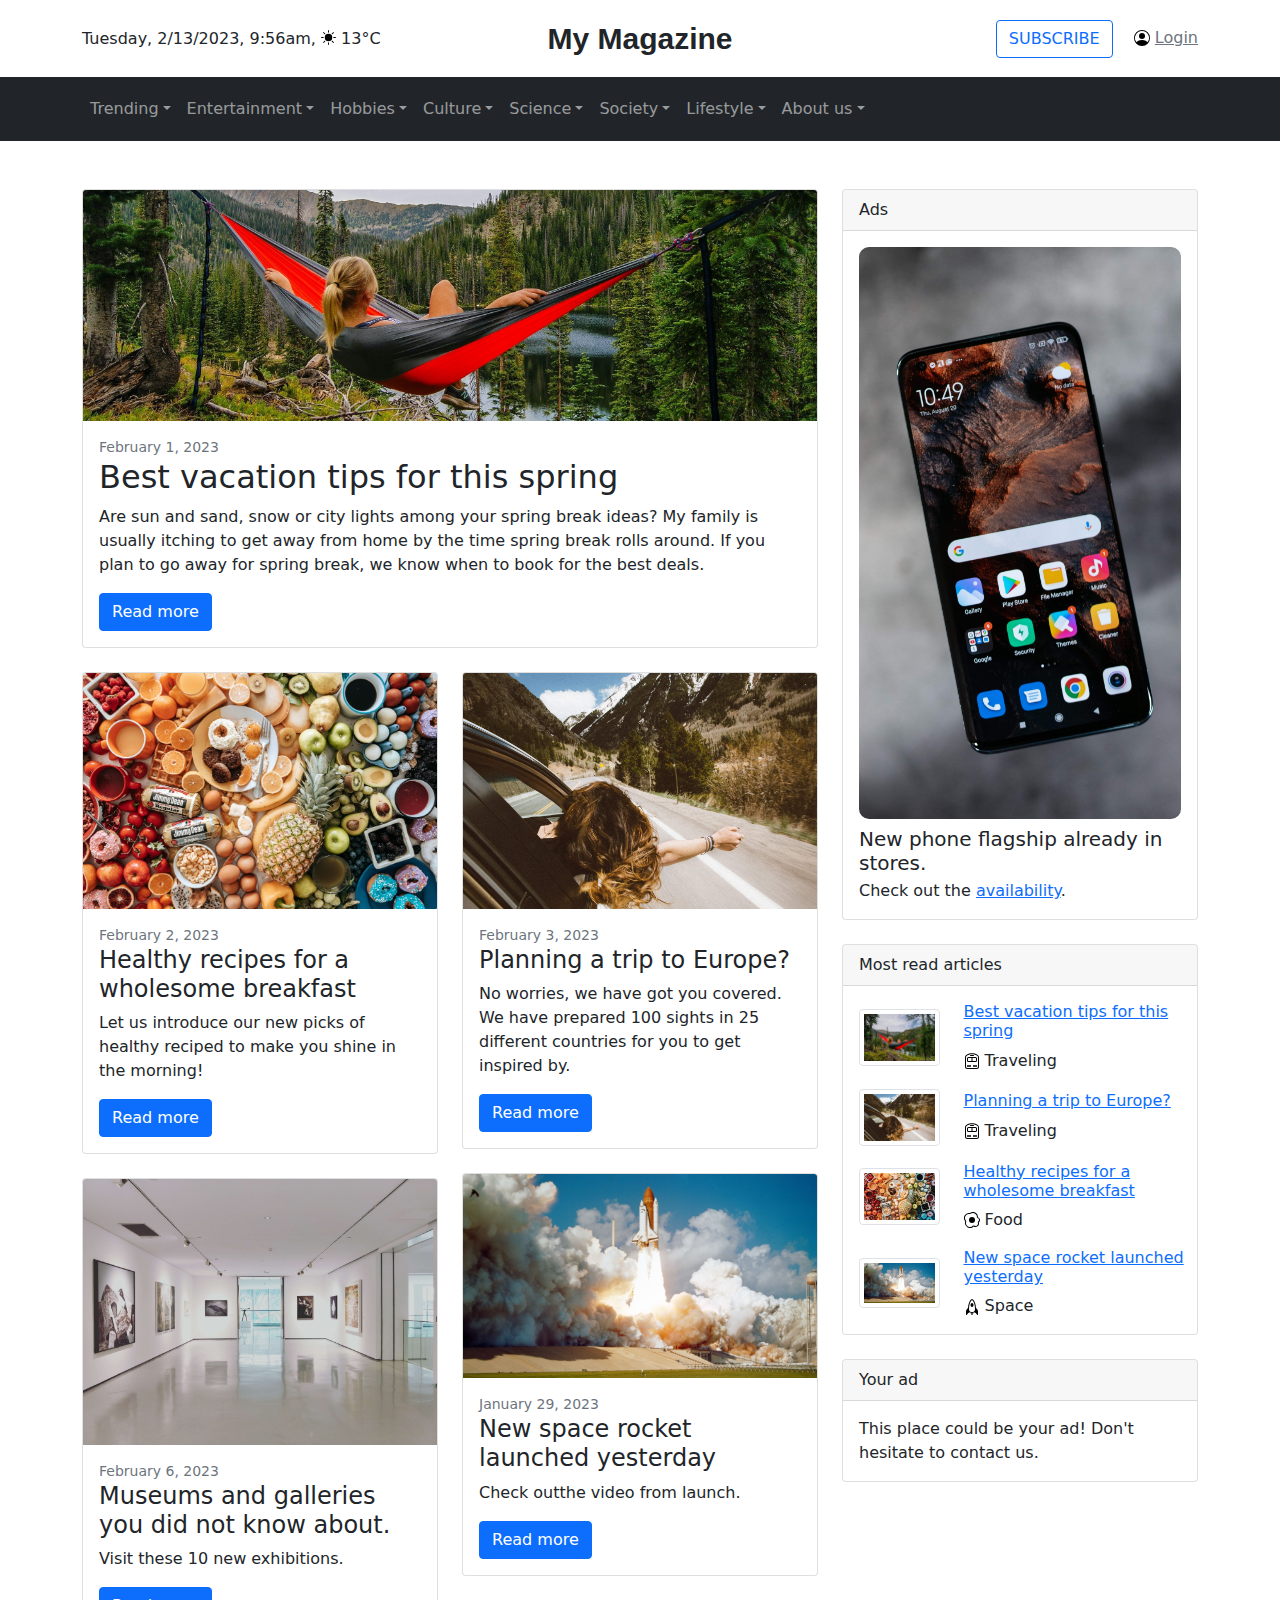
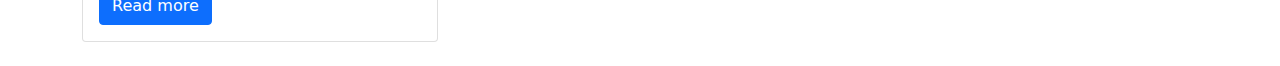
<file: top-hover.html>
<!DOCTYPE html>
<html>
<head>
    <meta charset="utf-8" />
    <meta name="viewport" content="width=device-width, initial-scale=1, shrink-to-fit=no" />
    <meta name="description" content="" />
    <meta name="author" content="" />
    <title>Life Magazine</title>
    <link rel="icon" type="image/x-icon" href="assets/favicon.ico" />
    <link href="bootstrap-5.0.2-dist/css/bootstrap.min.css" rel="stylesheet">
    <style>
        body main, .custom-submenu{
            position: relative;
        }
        .custom-submenu .dropdown-menu {
            top: 0;
            left: 99%;
            margin-top: 0px;
        }
        .custom-submenu .dropdown-toggle:after {
            transform: rotate(-90deg);
        }
        .dropdown:hover > .dropdown-menu {
            display: block;
            margin-top: 0;
        } 
        .dropdown a {
            line-height: 2;
        }
        li > a:hover {
            text-decoration: underline;
        }
    </style>
</head>
<body>

    <header class="container">
        <div class="row flex-nowrap justify-content-between align-items-center py-3">
            <div class="col-9 col-md-4 ">Tuesday, 2/13/2023, 9:56am,  <img src="assets/brightness-high-fill.svg" style="width: 15px; padding-bottom: 3px;"> 13°C</div>
            <div class="col-4 text-center fw-bold d-none d-md-block" style="font-family: 'Franklin Gothic Medium', 'Arial Narrow', Arial, sans-serif; font-size: 30px;">My Magazine</div>
            <div class="col-3 col-md-4 text-end d-none d-md-block">
                <button class="btn btn-outline-primary me-3">SUBSCRIBE</button>
                <span class="d-none d-md-inline"><img src="assets/person-circle.svg" style="padding-bottom: 2px;"> <a class="link-secondary">Login</a></span>
            </div> 
        </div>
    </header>

    <nav class="navbar navbar-expand-md navbar-dark bg-dark">
        
        <div class="container">
            <a class="navbar-brand d-block d-md-none" href ="#" style="font-family: 'Franklin Gothic Medium', 'Arial Narrow', Arial, sans-serif; font-size: 30px;">Lifestyle Magazine</a>
            <button class="navbar-toggler" type="button" data-bs-toggle="collapse" data-bs-target="#navbarSupportedContent" ><span class="navbar-toggler-icon"></span></button>
          
            <div class="collapse navbar-collapse " id="navbarSupportedContent">
                <ul class="navbar-nav navbar-right">
            
                    <!-- trending -->
                    <li class="nav-item dropdown">
                        <a class="nav-link dropdown-toggle" role="button" data-bs-toggle="dropdown" data-bs-auto-close="outside" id="trending">Trending</a>
                        <ul class="dropdown-menu">
                            <li class="no-menu level-1">
                                <a class="dropdown-item" role="button" data-bs-toggle="modal" href="#endModal"  id="trending->our-picks"><span>Our picks</span></a>
                            </li>
                            <li class="no-menu level-1">
                                <a class="dropdown-item" role="button" data-bs-toggle="modal" href="#endModal"  id="trending->latest-articles"><span>Latest articles</span></a>
                            </li>
                            <li class="no-menu level-1">
                                <a class="dropdown-item" role="button" data-bs-toggle="modal" href="#endModal"  id="trending->popular-articles"><span>Popular articles</span></a>
                            </li>
                        </ul>
                    </li>
            
                    <!-- entertainment -->
                    <li class="nav-item dropdown">
                        <a class="nav-link dropdown-toggle" role="button" data-bs-toggle="dropdown" data-bs-auto-close="outside" id="entertainment">Entertainment</a>
                        <ul class="dropdown-menu">
                            <li class="dropdown custom-submenu level-1">
                                <a class="dropdown-item dropdown-toggle" role="button" data-bs-toggle="dropdown" data-bs-auto-close="outside" id="entertainment->music"><span>Music</span></a>
                                <ul class="dropdown-menu">
                                    <li class="no-menu level-2">
                                        <a class="dropdown-item" role="button" data-bs-toggle="modal" href="#endModal"  id="entertainment->music->charts"><span>Charts</span></a>
                                    </li>
                                    <li class="no-menu level-2">
                                        <a class="dropdown-item" role="button" data-bs-toggle="modal" href="#endModal"  id="entertainment->music->artists"><span>Artists</span></a>
                                    </li>
                                    <li class="no-menu level-2">
                                        <a class="dropdown-item" role="button" data-bs-toggle="modal" href="#endModal"  id="entertainment->music->reviews"><span>Reviews</span></a>
                                    </li>
                                    <li class="no-menu level-2">
                                        <a class="dropdown-item" role="button" data-bs-toggle="modal" href="#endModal"  id="entertainment->music->top-picks"><span>Top picks</span></a>
                                    </li>
                                    <li class="dropdown custom-submenu level-2">
                                        <a class="dropdown-item dropdown-toggle" role="button" data-bs-toggle="dropdown" data-bs-auto-close="outside" id="entertainment->music->genres"><span>Genres</span></a>
                                        <ul class="dropdown-menu">
                                            <li class="no-menu level-3">
                                                <a class="dropdown-item" role="button" data-bs-toggle="modal" href="#endModal"  id="entertainment->music->genres->classical"><span>Classical</span></a>
                                            </li>
                                            <li class="no-menu level-3">
                                                <a class="dropdown-item" role="button" data-bs-toggle="modal" href="#endModal"  id="entertainment->music->genres->popular"><span>Popular</span></a>
                                            </li>
                                            <li class="no-menu level-3">
                                                <a class="dropdown-item" role="button" data-bs-toggle="modal" href="#endModal"  id="entertainment->music->genres->rock"><span>Rock</span></a>
                                            </li>
                                            <li class="no-menu level-3">
                                                <a class="dropdown-item" role="button" data-bs-toggle="modal" href="#endModal"  id="entertainment->music->genres->electronic"><span>Electronic</span></a>
                                            </li>
                                            <li class="no-menu level-3">
                                                <a class="dropdown-item" role="button" data-bs-toggle="modal" href="#endModal"  id="entertainment->music->genres->jazz"><span>Jazz</span></a>
                                            </li>
                                            <li class="no-menu level-3">
                                                <a class="dropdown-item" role="button" data-bs-toggle="modal" href="#endModal"  id="entertainment->music->genres->hip-hop"><span>Hip-hop</span></a>
                                            </li>
                                        </ul>
                                    </li>
                                    <li class="no-menu level-2">
                                        <a class="dropdown-item" role="button" data-bs-toggle="modal" href="#endModal"  id="entertainment->music->concerts"><span>Concerts</span></a>
                                    </li>
                                </ul>
                            </li>
                            <li class="dropdown custom-submenu level-1">
                                <a class="dropdown-item dropdown-toggle" role="button" data-bs-toggle="dropdown" data-bs-auto-close="outside" id="entertainment->literature"><span>Literature</span></a>
                                <ul class="dropdown-menu">
                                    <li class="no-menu level-2">
                                        <a class="dropdown-item" role="button" data-bs-toggle="modal" href="#endModal"  id="entertainment->literature->reviews"><span>Reviews</span></a>
                                    </li>
                                    <li class="no-menu level-2">
                                        <a class="dropdown-item" role="button" data-bs-toggle="modal" href="#endModal"  id="entertainment->literature->nonfiction"><span>Nonfiction</span></a>
                                    </li>
                                    <li class="dropdown custom-submenu level-2">
                                        <a class="dropdown-item dropdown-toggle" role="button" data-bs-toggle="dropdown" data-bs-auto-close="outside" id="entertainment->literature->fiction"><span>Fiction</span></a>
                                        <ul class="dropdown-menu">
                                            <li class="no-menu level-3">
                                                <a class="dropdown-item" role="button" data-bs-toggle="modal" href="#endModal"  id="entertainment->literature->fiction->science-fiction"><span>Science fiction</span></a>
                                            </li>
                                            <li class="no-menu level-3">
                                                <a class="dropdown-item" role="button" data-bs-toggle="modal" href="#endModal"  id="entertainment->literature->fiction->fantasy"><span>Fantasy</span></a>
                                            </li>
                                            <li class="no-menu level-3">
                                                <a class="dropdown-item" role="button" data-bs-toggle="modal" href="#endModal"  id="entertainment->literature->fiction->adventure"><span>Adventure</span></a>
                                            </li>
                                            <li class="no-menu level-3">
                                                <a class="dropdown-item" role="button" data-bs-toggle="modal" href="#endModal"  id="entertainment->literature->fiction->horror"><span>Horror</span></a>
                                            </li>
                                            <li class="no-menu level-3">
                                                <a class="dropdown-item" role="button" data-bs-toggle="modal" href="#endModal"  id="entertainment->literature->fiction->mystery"><span>Mystery</span></a>
                                            </li>
                                        </ul>
                                    </li>
                                    <li class="no-menu level-2">
                                        <a class="dropdown-item" role="button" data-bs-toggle="modal" href="#endModal"  id="entertainment->literature->poetry"><span>Poetry</span></a>
                                    </li>
                                    <li class="no-menu level-2">
                                        <a class="dropdown-item" role="button" data-bs-toggle="modal" href="#endModal"  id="entertainment->literature->for-children"><span>For children</span></a>
                                    </li>
                                </ul>
                            </li>
                            <li class="dropdown custom-submenu level-1">
                                <a class="dropdown-item dropdown-toggle" role="button" data-bs-toggle="dropdown" data-bs-auto-close="outside" id="entertainment->films"><span>Films</span></a>
                                <ul class="dropdown-menu">
                                    <li class="no-menu level-2">
                                        <a class="dropdown-item" role="button" data-bs-toggle="modal" href="#endModal"  id="entertainment->films->upcoming-releases"><span>Upcoming releases</span></a>
                                    </li>
                                    <li class="no-menu level-2">
                                        <a class="dropdown-item" role="button" data-bs-toggle="modal" href="#endModal"  id="entertainment->films->reviews"><span>Reviews</span></a>
                                    </li>
                                    <li class="dropdown custom-submenu level-2">
                                        <a class="dropdown-item dropdown-toggle" role="button" data-bs-toggle="dropdown" data-bs-auto-close="outside" id="entertainment->films->genres"><span>Genres</span></a>
                                        <ul class="dropdown-menu">
                                            <li class="no-menu level-3">
                                                <a class="dropdown-item" role="button" data-bs-toggle="modal" href="#endModal"  id="entertainment->films->genres->science-fiction"><span>Science fiction</span></a>
                                            </li>
                                            <li class="no-menu level-3">
                                                <a class="dropdown-item" role="button" data-bs-toggle="modal" href="#endModal"  id="entertainment->films->genres->fantasy"><span>Fantasy</span></a>
                                            </li>
                                            <li class="no-menu level-3">
                                                <a class="dropdown-item" role="button" data-bs-toggle="modal" href="#endModal"  id="entertainment->films->genres->adventure"><span>Adventure</span></a>
                                            </li>
                                            <li class="no-menu level-3">
                                                <a class="dropdown-item" role="button" data-bs-toggle="modal" href="#endModal"  id="entertainment->films->genres->nonfiction"><span>Nonfiction</span></a>
                                            </li>
                                            <li class="no-menu level-3">
                                                <a class="dropdown-item" role="button" data-bs-toggle="modal" href="#endModal"  id="entertainment->films->genres->mystery"><span>Mystery</span></a>
                                            </li>
                                            <li class="no-menu level-3">
                                                <a class="dropdown-item" role="button" data-bs-toggle="modal" href="#endModal"  id="entertainment->films->genres->action"><span>Action</span></a>
                                            </li>
                                            <li class="no-menu level-3">
                                                <a class="dropdown-item" role="button" data-bs-toggle="modal" href="#endModal"  id="entertainment->films->genres->comedy"><span>Comedy</span></a>
                                            </li>
                                            <li class="no-menu level-3">
                                                <a class="dropdown-item" role="button" data-bs-toggle="modal" href="#endModal"  id="entertainment->films->genres->horror"><span>Horror</span></a>
                                            </li>
                                            <li class="no-menu level-3">
                                                <a class="dropdown-item" role="button" data-bs-toggle="modal" href="#endModal"  id="entertainment->films->genres->musicals"><span>Musicals</span></a>
                                            </li>
                                            <li class="no-menu level-3">
                                                <a class="dropdown-item" role="button" data-bs-toggle="modal" href="#endModal"  id="entertainment->films->genres->thriller"><span>Thriller</span></a>
                                            </li>
                                            <li class="no-menu level-3">
                                                <a class="dropdown-item" role="button" data-bs-toggle="modal" href="#endModal"  id="entertainment->films->genres->documentary"><span>Documentary</span></a>
                                            </li>
                                        </ul>
                                    </li>
                                    <li class="no-menu level-2">
                                        <a class="dropdown-item" role="button" data-bs-toggle="modal" href="#endModal"  id="entertainment->films->interviews"><span>Interviews</span></a>
                                    </li>
                                    <li class="no-menu level-2">
                                        <a class="dropdown-item" role="button" data-bs-toggle="modal" href="#endModal"  id="entertainment->films->directors"><span>Directors</span></a>
                                    </li>
                                    <li class="no-menu level-2">
                                        <a class="dropdown-item" role="button" data-bs-toggle="modal" href="#endModal"  id="entertainment->films->awards"><span>Awards</span></a>
                                    </li>
                                    <li class="no-menu level-2">
                                        <a class="dropdown-item" role="button" data-bs-toggle="modal" href="#endModal"  id="entertainment->films->festivals"><span>Festivals</span></a>
                                    </li>
                                    <li class="no-menu level-2">
                                        <a class="dropdown-item" role="button" data-bs-toggle="modal" href="#endModal"  id="entertainment->films->trailers"><span>Trailers</span></a>
                                    </li>
                                    <li class="no-menu level-2">
                                        <a class="dropdown-item" role="button" data-bs-toggle="modal" href="#endModal"  id="entertainment->films->popular-actors"><span>Popular actors</span></a>
                                    </li>
                                </ul>
                            </li>
                            <li class="dropdown custom-submenu level-1">
                                <a class="dropdown-item dropdown-toggle" role="button" data-bs-toggle="dropdown" data-bs-auto-close="outside" id="entertainment->tv-shows"><span>TV shows</span></a>
                                <ul class="dropdown-menu">
                                    <li class="no-menu level-2">
                                        <a class="dropdown-item" role="button" data-bs-toggle="modal" href="#endModal"  id="entertainment->tv-shows->top-rated"><span>Top rated</span></a>
                                    </li>
                                    <li class="no-menu level-2">
                                        <a class="dropdown-item" role="button" data-bs-toggle="modal" href="#endModal"  id="entertainment->tv-shows->awards"><span>Awards</span></a>
                                    </li>
                                    <li class="no-menu level-2">
                                        <a class="dropdown-item" role="button" data-bs-toggle="modal" href="#endModal"  id="entertainment->tv-shows->reality-shows"><span>Reality shows</span></a>
                                    </li>
                                    <li class="no-menu level-2">
                                        <a class="dropdown-item" role="button" data-bs-toggle="modal" href="#endModal"  id="entertainment->tv-shows->game-shows"><span>Game shows</span></a>
                                    </li>
                                </ul>
                            </li>
                            <li class="dropdown custom-submenu level-1">
                                <a class="dropdown-item dropdown-toggle" role="button" data-bs-toggle="dropdown" data-bs-auto-close="outside" id="entertainment->games"><span>Games</span></a>
                                <ul class="dropdown-menu">
                                    <li class="no-menu level-2">
                                        <a class="dropdown-item" role="button" data-bs-toggle="modal" href="#endModal"  id="entertainment->games->board-games"><span>Board games</span></a>
                                    </li>
                                    <li class="no-menu level-2">
                                        <a class="dropdown-item" role="button" data-bs-toggle="modal" href="#endModal"  id="entertainment->games->computer-games"><span>Computer games</span></a>
                                    </li>
                                    <li class="no-menu level-2">
                                        <a class="dropdown-item" role="button" data-bs-toggle="modal" href="#endModal"  id="entertainment->games->virtual-reality"><span>Virtual reality</span></a>
                                    </li>
                                    <li class="no-menu level-2">
                                        <a class="dropdown-item" role="button" data-bs-toggle="modal" href="#endModal"  id="entertainment->games->top-picks"><span>Top picks</span></a>
                                    </li>
                                    <li class="no-menu level-2">
                                        <a class="dropdown-item" role="button" data-bs-toggle="modal" href="#endModal"  id="entertainment->games->game-reviews"><span>Game reviews</span></a>
                                    </li>
                                </ul>
                            </li>
                            <li class="dropdown custom-submenu level-1">
                                <a class="dropdown-item dropdown-toggle" role="button" data-bs-toggle="dropdown" data-bs-auto-close="outside" id="entertainment->cinema"><span>Cinema</span></a>
                                <ul class="dropdown-menu">
                                    <li class="no-menu level-2">
                                        <a class="dropdown-item" role="button" data-bs-toggle="modal" href="#endModal"  id="entertainment->cinema->blockbuster-movies"><span>Blockbuster movies</span></a>
                                    </li>
                                    <li class="no-menu level-2">
                                        <a class="dropdown-item" role="button" data-bs-toggle="modal" href="#endModal"  id="entertainment->cinema->cinemas-near-you"><span>Cinemas near you</span></a>
                                    </li>
                                    <li class="no-menu level-2">
                                        <a class="dropdown-item" role="button" data-bs-toggle="modal" href="#endModal"  id="entertainment->cinema->top-picks"><span>Top picks</span></a>
                                    </li>
                                </ul>
                            </li>
                        </ul>
                    </li>
            
                    <!-- hobbies -->
                    <li class="nav-item dropdown">
                        <a class="nav-link dropdown-toggle" role="button" data-bs-toggle="dropdown" data-bs-auto-close="outside" id="hobbies">Hobbies</a>
                        <ul class="dropdown-menu">
                            <li class="dropdown custom-submenu level-1">
                                <a class="dropdown-item dropdown-toggle" role="button" data-bs-toggle="dropdown" data-bs-auto-close="outside" id="hobbies->travel"><span>Travel</span></a>
                                <ul class="dropdown-menu">
                                    <li class="no-menu level-2">
                                        <a class="dropdown-item" role="button" data-bs-toggle="modal" href="#endModal"  id="hobbies->travel->insurance"><span>Insurance</span></a>
                                    </li>
                                    <li class="no-menu level-2">
                                        <a class="dropdown-item" role="button" data-bs-toggle="modal" href="#endModal"  id="hobbies->travel->trip-planning"><span>Trip planning</span></a>
                                    </li>
                                    <li class="no-menu level-2">
                                        <a class="dropdown-item" role="button" data-bs-toggle="modal" href="#endModal"  id="hobbies->travel->budget"><span>Budget</span></a>
                                    </li>
                                    <li class="no-menu level-2">
                                        <a class="dropdown-item" role="button" data-bs-toggle="modal" href="#endModal"  id="hobbies->travel->culture-travelling"><span>Culture travelling</span></a>
                                    </li>
                                    <li class="no-menu level-2">
                                        <a class="dropdown-item" role="button" data-bs-toggle="modal" href="#endModal"  id="hobbies->travel->culinarytravelling"><span>Culinarytravelling</span></a>
                                    </li>
                                    <li class="dropdown custom-submenu level-2">
                                        <a class="dropdown-item dropdown-toggle" role="button" data-bs-toggle="dropdown" data-bs-auto-close="outside" id="hobbies->travel->destinations"><span>Destinations</span></a>
                                        <ul class="dropdown-menu">
                                            <li class="no-menu level-3">
                                                <a class="dropdown-item" role="button" data-bs-toggle="modal" href="#endModal"  id="hobbies->travel->destinations->europe"><span>Europe</span></a>
                                            </li>
                                            <li class="no-menu level-3">
                                                <a class="dropdown-item" role="button" data-bs-toggle="modal" href="#endModal"  id="hobbies->travel->destinations->asia"><span>Asia</span></a>
                                            </li>
                                            <li class="no-menu level-3">
                                                <a class="dropdown-item" role="button" data-bs-toggle="modal" href="#endModal"  id="hobbies->travel->destinations->africa"><span>Africa</span></a>
                                            </li>
                                        </ul>
                                    </li>
                                    <li class="no-menu level-2">
                                        <a class="dropdown-item" role="button" data-bs-toggle="modal" href="#endModal"  id="hobbies->travel->tours"><span>Tours</span></a>
                                    </li>
                                    <li class="no-menu level-2">
                                        <a class="dropdown-item" role="button" data-bs-toggle="modal" href="#endModal"  id="hobbies->travel->historical-sights"><span>Historical sights</span></a>
                                    </li>
                                </ul>
                            </li>
                            <li class="dropdown custom-submenu level-1">
                                <a class="dropdown-item dropdown-toggle" role="button" data-bs-toggle="dropdown" data-bs-auto-close="outside" id="hobbies->sports"><span>Sports</span></a>
                                <ul class="dropdown-menu">
                                    <li class="dropdown custom-submenu level-2">
                                        <a class="dropdown-item dropdown-toggle" role="button" data-bs-toggle="dropdown" data-bs-auto-close="outside" id="hobbies->sports->team-sports"><span>Team sports</span></a>
                                        <ul class="dropdown-menu">
                                            <li class="no-menu level-3">
                                                <a class="dropdown-item" role="button" data-bs-toggle="modal" href="#endModal"  id="hobbies->sports->team-sports->soccer-(football)"><span>Soccer (football)</span></a>
                                            </li>
                                            <li class="no-menu level-3">
                                                <a class="dropdown-item" role="button" data-bs-toggle="modal" href="#endModal"  id="hobbies->sports->team-sports->basketball"><span>Basketball</span></a>
                                            </li>
                                            <li class="no-menu level-3">
                                                <a class="dropdown-item" role="button" data-bs-toggle="modal" href="#endModal"  id="hobbies->sports->team-sports->baseball"><span>Baseball</span></a>
                                            </li>
                                            <li class="no-menu level-3">
                                                <a class="dropdown-item" role="button" data-bs-toggle="modal" href="#endModal"  id="hobbies->sports->team-sports->volleyball"><span>Volleyball</span></a>
                                            </li>
                                            <li class="no-menu level-3">
                                                <a class="dropdown-item" role="button" data-bs-toggle="modal" href="#endModal"  id="hobbies->sports->team-sports->ice-hockey"><span>Ice hockey</span></a>
                                            </li>
                                            <li class="no-menu level-3">
                                                <a class="dropdown-item" role="button" data-bs-toggle="modal" href="#endModal"  id="hobbies->sports->team-sports->softball"><span>Softball</span></a>
                                            </li>
                                            <li class="no-menu level-3">
                                                <a class="dropdown-item" role="button" data-bs-toggle="modal" href="#endModal"  id="hobbies->sports->team-sports->rugby"><span>Rugby</span></a>
                                            </li>
                                        </ul>
                                    </li>
                                    <li class="dropdown custom-submenu level-2">
                                        <a class="dropdown-item dropdown-toggle" role="button" data-bs-toggle="dropdown" data-bs-auto-close="outside" id="hobbies->sports->individual-sports"><span>Individual sports</span></a>
                                        <ul class="dropdown-menu">
                                            <li class="no-menu level-3">
                                                <a class="dropdown-item" role="button" data-bs-toggle="modal" href="#endModal"  id="hobbies->sports->individual-sports->tennis"><span>Tennis</span></a>
                                            </li>
                                            <li class="no-menu level-3">
                                                <a class="dropdown-item" role="button" data-bs-toggle="modal" href="#endModal"  id="hobbies->sports->individual-sports->athletics"><span>Athletics</span></a>
                                            </li>
                                            <li class="no-menu level-3">
                                                <a class="dropdown-item" role="button" data-bs-toggle="modal" href="#endModal"  id="hobbies->sports->individual-sports->badminton"><span>Badminton</span></a>
                                            </li>
                                            <li class="no-menu level-3">
                                                <a class="dropdown-item" role="button" data-bs-toggle="modal" href="#endModal"  id="hobbies->sports->individual-sports->bowling"><span>Bowling</span></a>
                                            </li>
                                            <li class="no-menu level-3">
                                                <a class="dropdown-item" role="button" data-bs-toggle="modal" href="#endModal"  id="hobbies->sports->individual-sports->skiing"><span>Skiing</span></a>
                                            </li>
                                            <li class="no-menu level-3">
                                                <a class="dropdown-item" role="button" data-bs-toggle="modal" href="#endModal"  id="hobbies->sports->individual-sports->golf"><span>Golf</span></a>
                                            </li>
                                            <li class="no-menu level-3">
                                                <a class="dropdown-item" role="button" data-bs-toggle="modal" href="#endModal"  id="hobbies->sports->individual-sports->cycling"><span>Cycling</span></a>
                                            </li>
                                            <li class="no-menu level-3">
                                                <a class="dropdown-item" role="button" data-bs-toggle="modal" href="#endModal"  id="hobbies->sports->individual-sports->figure-skating"><span>Figure Skating</span></a>
                                            </li>
                                            <li class="no-menu level-3">
                                                <a class="dropdown-item" role="button" data-bs-toggle="modal" href="#endModal"  id="hobbies->sports->individual-sports->boxing"><span>Boxing</span></a>
                                            </li>
                                            <li class="no-menu level-3">
                                                <a class="dropdown-item" role="button" data-bs-toggle="modal" href="#endModal"  id="hobbies->sports->individual-sports->swimming"><span>Swimming</span></a>
                                            </li>
                                            <li class="no-menu level-3">
                                                <a class="dropdown-item" role="button" data-bs-toggle="modal" href="#endModal"  id="hobbies->sports->individual-sports->gymnastics"><span>Gymnastics</span></a>
                                            </li>
                                            <li class="no-menu level-3">
                                                <a class="dropdown-item" role="button" data-bs-toggle="modal" href="#endModal"  id="hobbies->sports->individual-sports->snowboarding"><span>Snowboarding</span></a>
                                            </li>
                                        </ul>
                                    </li>
                                    <li class="no-menu level-2">
                                        <a class="dropdown-item" role="button" data-bs-toggle="modal" href="#endModal"  id="hobbies->sports->olympics"><span>Olympics</span></a>
                                    </li>
                                    <li class="no-menu level-2">
                                        <a class="dropdown-item" role="button" data-bs-toggle="modal" href="#endModal"  id="hobbies->sports->world-championships"><span>World championships</span></a>
                                    </li>
                                    <li class="no-menu level-2">
                                        <a class="dropdown-item" role="button" data-bs-toggle="modal" href="#endModal"  id="hobbies->sports->athletics"><span>Athletics</span></a>
                                    </li>
                                </ul>
                            </li>
                            <li class="dropdown custom-submenu level-1">
                                <a class="dropdown-item dropdown-toggle" role="button" data-bs-toggle="dropdown" data-bs-auto-close="outside" id="hobbies->food"><span>Food</span></a>
                                <ul class="dropdown-menu">
                                    <li class="no-menu level-2">
                                        <a class="dropdown-item" role="button" data-bs-toggle="modal" href="#endModal"  id="hobbies->food->restaurants"><span>Restaurants</span></a>
                                    </li>
                                    <li class="no-menu level-2">
                                        <a class="dropdown-item" role="button" data-bs-toggle="modal" href="#endModal"  id="hobbies->food->restaurant-reviews"><span>Restaurant reviews</span></a>
                                    </li>
                                    <li class="no-menu level-2">
                                        <a class="dropdown-item" role="button" data-bs-toggle="modal" href="#endModal"  id="hobbies->food->tips"><span>Tips</span></a>
                                    </li>
                                    <li class="no-menu level-2">
                                        <a class="dropdown-item" role="button" data-bs-toggle="modal" href="#endModal"  id="hobbies->food->recipes"><span>Recipes</span></a>
                                    </li>
                                    <li class="no-menu level-2">
                                        <a class="dropdown-item" role="button" data-bs-toggle="modal" href="#endModal"  id="hobbies->food->cooking"><span>Cooking</span></a>
                                    </li>
                                    <li class="no-menu level-2">
                                        <a class="dropdown-item" role="button" data-bs-toggle="modal" href="#endModal"  id="hobbies->food->baking"><span>Baking</span></a>
                                    </li>
                                    <li class="no-menu level-2">
                                        <a class="dropdown-item" role="button" data-bs-toggle="modal" href="#endModal"  id="hobbies->food->food-trends"><span>Food trends</span></a>
                                    </li>
                                    <li class="dropdown custom-submenu level-2">
                                        <a class="dropdown-item dropdown-toggle" role="button" data-bs-toggle="dropdown" data-bs-auto-close="outside" id="hobbies->food->regional-cuisine"><span>Regional cuisine</span></a>
                                        <ul class="dropdown-menu">
                                            <li class="no-menu level-3">
                                                <a class="dropdown-item" role="button" data-bs-toggle="modal" href="#endModal"  id="hobbies->food->regional-cuisine->vegan-recipes"><span>Vegan recipes</span></a>
                                            </li>
                                            <li class="no-menu level-3">
                                                <a class="dropdown-item" role="button" data-bs-toggle="modal" href="#endModal"  id="hobbies->food->regional-cuisine->asian-cuisine"><span>Asian cuisine</span></a>
                                            </li>
                                            <li class="no-menu level-3">
                                                <a class="dropdown-item" role="button" data-bs-toggle="modal" href="#endModal"  id="hobbies->food->regional-cuisine->mexican-cuisine"><span>Mexican cuisine</span></a>
                                            </li>
                                        </ul>
                                    </li>
                                    <li class="no-menu level-2">
                                        <a class="dropdown-item" role="button" data-bs-toggle="modal" href="#endModal"  id="hobbies->food->street-food"><span>Street food</span></a>
                                    </li>
                                    <li class="no-menu level-2">
                                        <a class="dropdown-item" role="button" data-bs-toggle="modal" href="#endModal"  id="hobbies->food->beverages"><span>Beverages</span></a>
                                    </li>
                                    <li class="no-menu level-2">
                                        <a class="dropdown-item" role="button" data-bs-toggle="modal" href="#endModal"  id="hobbies->food->wine-and-spirits"><span>Wine and spirits</span></a>
                                    </li>
                                </ul>
                            </li>
                            <li class="dropdown custom-submenu level-1">
                                <a class="dropdown-item dropdown-toggle" role="button" data-bs-toggle="dropdown" data-bs-auto-close="outside" id="hobbies->beauty"><span>Beauty</span></a>
                                <ul class="dropdown-menu">
                                    <li class="no-menu level-2">
                                        <a class="dropdown-item" role="button" data-bs-toggle="modal" href="#endModal"  id="hobbies->beauty->fashion-shows"><span>Fashion shows</span></a>
                                    </li>
                                    <li class="no-menu level-2">
                                        <a class="dropdown-item" role="button" data-bs-toggle="modal" href="#endModal"  id="hobbies->beauty->events"><span>Events</span></a>
                                    </li>
                                    <li class="no-menu level-2">
                                        <a class="dropdown-item" role="button" data-bs-toggle="modal" href="#endModal"  id="hobbies->beauty->makeup"><span>Makeup</span></a>
                                    </li>
                                    <li class="no-menu level-2">
                                        <a class="dropdown-item" role="button" data-bs-toggle="modal" href="#endModal"  id="hobbies->beauty->clothes"><span>Clothes</span></a>
                                    </li>
                                    <li class="no-menu level-2">
                                        <a class="dropdown-item" role="button" data-bs-toggle="modal" href="#endModal"  id="hobbies->beauty->weddings"><span>Weddings</span></a>
                                    </li>
                                </ul>
                            </li>
                            <li class="dropdown custom-submenu level-1">
                                <a class="dropdown-item dropdown-toggle" role="button" data-bs-toggle="dropdown" data-bs-auto-close="outside" id="hobbies->household"><span>Household</span></a>
                                <ul class="dropdown-menu">
                                    <li class="no-menu level-2">
                                        <a class="dropdown-item" role="button" data-bs-toggle="modal" href="#endModal"  id="hobbies->household->garden"><span>Garden</span></a>
                                    </li>
                                    <li class="no-menu level-2">
                                        <a class="dropdown-item" role="button" data-bs-toggle="modal" href="#endModal"  id="hobbies->household->pets"><span>Pets</span></a>
                                    </li>
                                    <li class="no-menu level-2">
                                        <a class="dropdown-item" role="button" data-bs-toggle="modal" href="#endModal"  id="hobbies->household->furniture"><span>Furniture</span></a>
                                    </li>
                                    <li class="no-menu level-2">
                                        <a class="dropdown-item" role="button" data-bs-toggle="modal" href="#endModal"  id="hobbies->household->outdoors"><span>Outdoors</span></a>
                                    </li>
                                    <li class="no-menu level-2">
                                        <a class="dropdown-item" role="button" data-bs-toggle="modal" href="#endModal"  id="hobbies->household->renovations"><span>Renovations</span></a>
                                    </li>
                                    <li class="no-menu level-2">
                                        <a class="dropdown-item" role="button" data-bs-toggle="modal" href="#endModal"  id="hobbies->household->diy"><span>DIY</span></a>
                                    </li>
                                    <li class="no-menu level-2">
                                        <a class="dropdown-item" role="button" data-bs-toggle="modal" href="#endModal"  id="hobbies->household->interior-design"><span>Interior design</span></a>
                                    </li>
                                    <li class="no-menu level-2">
                                        <a class="dropdown-item" role="button" data-bs-toggle="modal" href="#endModal"  id="hobbies->household->decorations"><span>Decorations</span></a>
                                    </li>
                                </ul>
                            </li>
                            <li class="dropdown custom-submenu level-1">
                                <a class="dropdown-item dropdown-toggle" role="button" data-bs-toggle="dropdown" data-bs-auto-close="outside" id="hobbies->garden"><span>Garden</span></a>
                                <ul class="dropdown-menu">
                                    <li class="no-menu level-2">
                                        <a class="dropdown-item" role="button" data-bs-toggle="modal" href="#endModal"  id="hobbies->garden->plants"><span>Plants</span></a>
                                    </li>
                                    <li class="no-menu level-2">
                                        <a class="dropdown-item" role="button" data-bs-toggle="modal" href="#endModal"  id="hobbies->garden->flowers"><span>Flowers</span></a>
                                    </li>
                                    <li class="no-menu level-2">
                                        <a class="dropdown-item" role="button" data-bs-toggle="modal" href="#endModal"  id="hobbies->garden->tools"><span>Tools</span></a>
                                    </li>
                                    <li class="no-menu level-2">
                                        <a class="dropdown-item" role="button" data-bs-toggle="modal" href="#endModal"  id="hobbies->garden->seasonal-tips"><span>Seasonal tips</span></a>
                                    </li>
                                    <li class="no-menu level-2">
                                        <a class="dropdown-item" role="button" data-bs-toggle="modal" href="#endModal"  id="hobbies->garden->trees"><span>Trees</span></a>
                                    </li>
                                </ul>
                            </li>
                            <li class="dropdown custom-submenu level-1">
                                <a class="dropdown-item dropdown-toggle" role="button" data-bs-toggle="dropdown" data-bs-auto-close="outside" id="hobbies->outdoors"><span>Outdoors</span></a>
                                <ul class="dropdown-menu">
                                    <li class="no-menu level-2">
                                        <a class="dropdown-item" role="button" data-bs-toggle="modal" href="#endModal"  id="hobbies->outdoors->motoring"><span>Motoring</span></a>
                                    </li>
                                    <li class="no-menu level-2">
                                        <a class="dropdown-item" role="button" data-bs-toggle="modal" href="#endModal"  id="hobbies->outdoors->fishing-and-boating"><span>Fishing and Boating</span></a>
                                    </li>
                                    <li class="no-menu level-2">
                                        <a class="dropdown-item" role="button" data-bs-toggle="modal" href="#endModal"  id="hobbies->outdoors->camping"><span>Camping</span></a>
                                    </li>
                                    <li class="no-menu level-2">
                                        <a class="dropdown-item" role="button" data-bs-toggle="modal" href="#endModal"  id="hobbies->outdoors->hunting"><span>Hunting</span></a>
                                    </li>
                                </ul>
                            </li>
                            <li class="dropdown custom-submenu level-1">
                                <a class="dropdown-item dropdown-toggle" role="button" data-bs-toggle="dropdown" data-bs-auto-close="outside" id="hobbies->art"><span>Art</span></a>
                                <ul class="dropdown-menu">
                                    <li class="no-menu level-2">
                                        <a class="dropdown-item" role="button" data-bs-toggle="modal" href="#endModal"  id="hobbies->art->drawing"><span>Drawing</span></a>
                                    </li>
                                    <li class="no-menu level-2">
                                        <a class="dropdown-item" role="button" data-bs-toggle="modal" href="#endModal"  id="hobbies->art->painting"><span>Painting</span></a>
                                    </li>
                                    <li class="no-menu level-2">
                                        <a class="dropdown-item" role="button" data-bs-toggle="modal" href="#endModal"  id="hobbies->art->photography"><span>Photography</span></a>
                                    </li>
                                    <li class="no-menu level-2">
                                        <a class="dropdown-item" role="button" data-bs-toggle="modal" href="#endModal"  id="hobbies->art->pottery"><span>Pottery</span></a>
                                    </li>
                                    <li class="no-menu level-2">
                                        <a class="dropdown-item" role="button" data-bs-toggle="modal" href="#endModal"  id="hobbies->art->sculpture"><span>Sculpture</span></a>
                                    </li>
                                    <li class="no-menu level-2">
                                        <a class="dropdown-item" role="button" data-bs-toggle="modal" href="#endModal"  id="hobbies->art->needlework"><span>Needlework</span></a>
                                    </li>
                                </ul>
                            </li>
                            <li class="dropdown custom-submenu level-1">
                                <a class="dropdown-item dropdown-toggle" role="button" data-bs-toggle="dropdown" data-bs-auto-close="outside" id="hobbies->crafts"><span>Crafts</span></a>
                                <ul class="dropdown-menu">
                                    <li class="no-menu level-2">
                                        <a class="dropdown-item" role="button" data-bs-toggle="modal" href="#endModal"  id="hobbies->crafts->sewing"><span>Sewing</span></a>
                                    </li>
                                    <li class="no-menu level-2">
                                        <a class="dropdown-item" role="button" data-bs-toggle="modal" href="#endModal"  id="hobbies->crafts->pottery"><span>Pottery</span></a>
                                    </li>
                                    <li class="no-menu level-2">
                                        <a class="dropdown-item" role="button" data-bs-toggle="modal" href="#endModal"  id="hobbies->crafts->beading"><span>Beading</span></a>
                                    </li>
                                    <li class="no-menu level-2">
                                        <a class="dropdown-item" role="button" data-bs-toggle="modal" href="#endModal"  id="hobbies->crafts->printmaking"><span>Printmaking</span></a>
                                    </li>
                                </ul>
                            </li>
                        </ul>
                    </li>
            
                    <!-- culture -->
                    <li class="nav-item dropdown">
                        <a class="nav-link dropdown-toggle" role="button" data-bs-toggle="dropdown" data-bs-auto-close="outside" id="culture">Culture</a>
                        <ul class="dropdown-menu">
                            <li class="dropdown custom-submenu level-1">
                                <a class="dropdown-item dropdown-toggle" role="button" data-bs-toggle="dropdown" data-bs-auto-close="outside" id="culture->art"><span>Art</span></a>
                                <ul class="dropdown-menu">
                                    <li class="no-menu level-2">
                                        <a class="dropdown-item" role="button" data-bs-toggle="modal" href="#endModal"  id="culture->art->painting"><span>Painting</span></a>
                                    </li>
                                    <li class="no-menu level-2">
                                        <a class="dropdown-item" role="button" data-bs-toggle="modal" href="#endModal"  id="culture->art->sculpture"><span>Sculpture</span></a>
                                    </li>
                                    <li class="no-menu level-2">
                                        <a class="dropdown-item" role="button" data-bs-toggle="modal" href="#endModal"  id="culture->art->photography"><span>Photography</span></a>
                                    </li>
                                    <li class="no-menu level-2">
                                        <a class="dropdown-item" role="button" data-bs-toggle="modal" href="#endModal"  id="culture->art->graphic-design"><span>Graphic design</span></a>
                                    </li>
                                    <li class="no-menu level-2">
                                        <a class="dropdown-item" role="button" data-bs-toggle="modal" href="#endModal"  id="culture->art->street-art"><span>Street art</span></a>
                                    </li>
                                    <li class="no-menu level-2">
                                        <a class="dropdown-item" role="button" data-bs-toggle="modal" href="#endModal"  id="culture->art->museums"><span>Museums</span></a>
                                    </li>
                                    <li class="no-menu level-2">
                                        <a class="dropdown-item" role="button" data-bs-toggle="modal" href="#endModal"  id="culture->art->galleries"><span>Galleries</span></a>
                                    </li>
                                    <li class="no-menu level-2">
                                        <a class="dropdown-item" role="button" data-bs-toggle="modal" href="#endModal"  id="culture->art->movies-and-tv-shows"><span>Movies and TV shows</span></a>
                                    </li>
                                    <li class="no-menu level-2">
                                        <a class="dropdown-item" role="button" data-bs-toggle="modal" href="#endModal"  id="culture->art->modern-art"><span>Modern art</span></a>
                                    </li>
                                    <li class="no-menu level-2">
                                        <a class="dropdown-item" role="button" data-bs-toggle="modal" href="#endModal"  id="culture->art->classical-art"><span>Classical art</span></a>
                                    </li>
                                    <li class="no-menu level-2">
                                        <a class="dropdown-item" role="button" data-bs-toggle="modal" href="#endModal"  id="culture->art->digital-art"><span>Digital art</span></a>
                                    </li>
                                </ul>
                            </li>
                            <li class="dropdown custom-submenu level-1">
                                <a class="dropdown-item dropdown-toggle" role="button" data-bs-toggle="dropdown" data-bs-auto-close="outside" id="culture->theatre"><span>Theatre</span></a>
                                <ul class="dropdown-menu">
                                    <li class="no-menu level-2">
                                        <a class="dropdown-item" role="button" data-bs-toggle="modal" href="#endModal"  id="culture->theatre->drama"><span>Drama</span></a>
                                    </li>
                                    <li class="no-menu level-2">
                                        <a class="dropdown-item" role="button" data-bs-toggle="modal" href="#endModal"  id="culture->theatre->comedy"><span>Comedy</span></a>
                                    </li>
                                    <li class="no-menu level-2">
                                        <a class="dropdown-item" role="button" data-bs-toggle="modal" href="#endModal"  id="culture->theatre->musicals"><span>Musicals</span></a>
                                    </li>
                                    <li class="no-menu level-2">
                                        <a class="dropdown-item" role="button" data-bs-toggle="modal" href="#endModal"  id="culture->theatre->opera"><span>Opera</span></a>
                                    </li>
                                    <li class="no-menu level-2">
                                        <a class="dropdown-item" role="button" data-bs-toggle="modal" href="#endModal"  id="culture->theatre->dance"><span>Dance</span></a>
                                    </li>
                                </ul>
                            </li>
                            <li class="dropdown custom-submenu level-1">
                                <a class="dropdown-item dropdown-toggle" role="button" data-bs-toggle="dropdown" data-bs-auto-close="outside" id="culture->fashion"><span>Fashion</span></a>
                                <ul class="dropdown-menu">
                                    <li class="no-menu level-2">
                                        <a class="dropdown-item" role="button" data-bs-toggle="modal" href="#endModal"  id="culture->fashion->accessories"><span>Accessories</span></a>
                                    </li>
                                    <li class="no-menu level-2">
                                        <a class="dropdown-item" role="button" data-bs-toggle="modal" href="#endModal"  id="culture->fashion->makeup"><span>Makeup</span></a>
                                    </li>
                                    <li class="no-menu level-2">
                                        <a class="dropdown-item" role="button" data-bs-toggle="modal" href="#endModal"  id="culture->fashion->new-collections"><span>New collections</span></a>
                                    </li>
                                    <li class="no-menu level-2">
                                        <a class="dropdown-item" role="button" data-bs-toggle="modal" href="#endModal"  id="culture->fashion->fashion-shows"><span>Fashion shows</span></a>
                                    </li>
                                    <li class="no-menu level-2">
                                        <a class="dropdown-item" role="button" data-bs-toggle="modal" href="#endModal"  id="culture->fashion->events"><span>Events</span></a>
                                    </li>
                                    <li class="no-menu level-2">
                                        <a class="dropdown-item" role="button" data-bs-toggle="modal" href="#endModal"  id="culture->fashion->latest-trends"><span>Latest trends</span></a>
                                    </li>
                                    <li class="no-menu level-2">
                                        <a class="dropdown-item" role="button" data-bs-toggle="modal" href="#endModal"  id="culture->fashion->footwear"><span>Footwear</span></a>
                                    </li>
                                    <li class="no-menu level-2">
                                        <a class="dropdown-item" role="button" data-bs-toggle="modal" href="#endModal"  id="culture->fashion->sustainable-fashion"><span>Sustainable fashion</span></a>
                                    </li>
                                </ul>
                            </li>
                            <li class="dropdown custom-submenu level-1">
                                <a class="dropdown-item dropdown-toggle" role="button" data-bs-toggle="dropdown" data-bs-auto-close="outside" id="culture->architecture"><span>Architecture</span></a>
                                <ul class="dropdown-menu">
                                    <li class="no-menu level-2">
                                        <a class="dropdown-item" role="button" data-bs-toggle="modal" href="#endModal"  id="culture->architecture->urban"><span>Urban</span></a>
                                    </li>
                                    <li class="no-menu level-2">
                                        <a class="dropdown-item" role="button" data-bs-toggle="modal" href="#endModal"  id="culture->architecture->interior"><span>Interior</span></a>
                                    </li>
                                    <li class="no-menu level-2">
                                        <a class="dropdown-item" role="button" data-bs-toggle="modal" href="#endModal"  id="culture->architecture->industrial"><span>Industrial</span></a>
                                    </li>
                                    <li class="no-menu level-2">
                                        <a class="dropdown-item" role="button" data-bs-toggle="modal" href="#endModal"  id="culture->architecture->commercial"><span>Commercial</span></a>
                                    </li>
                                </ul>
                            </li>
                            <li class="dropdown custom-submenu level-1">
                                <a class="dropdown-item dropdown-toggle" role="button" data-bs-toggle="dropdown" data-bs-auto-close="outside" id="culture->history"><span>History</span></a>
                                <ul class="dropdown-menu">
                                    <li class="no-menu level-2">
                                        <a class="dropdown-item" role="button" data-bs-toggle="modal" href="#endModal"  id="culture->history->ancient"><span>Ancient</span></a>
                                    </li>
                                    <li class="no-menu level-2">
                                        <a class="dropdown-item" role="button" data-bs-toggle="modal" href="#endModal"  id="culture->history->medieval"><span>Medieval</span></a>
                                    </li>
                                    <li class="no-menu level-2">
                                        <a class="dropdown-item" role="button" data-bs-toggle="modal" href="#endModal"  id="culture->history->modern"><span>Modern</span></a>
                                    </li>
                                    <li class="no-menu level-2">
                                        <a class="dropdown-item" role="button" data-bs-toggle="modal" href="#endModal"  id="culture->history->world"><span>World</span></a>
                                    </li>
                                    <li class="no-menu level-2">
                                        <a class="dropdown-item" role="button" data-bs-toggle="modal" href="#endModal"  id="culture->history->europe"><span>Europe</span></a>
                                    </li>
                                    <li class="no-menu level-2">
                                        <a class="dropdown-item" role="button" data-bs-toggle="modal" href="#endModal"  id="culture->history->america"><span>America</span></a>
                                    </li>
                                </ul>
                            </li>
                        </ul>
                    </li>
            
                    <!-- science -->
                    <li class="nav-item dropdown">
                        <a class="nav-link dropdown-toggle" role="button" data-bs-toggle="dropdown" data-bs-auto-close="outside" id="science">Science</a>
                        <ul class="dropdown-menu">
                            <li class="dropdown custom-submenu level-1">
                                <a class="dropdown-item dropdown-toggle" role="button" data-bs-toggle="dropdown" data-bs-auto-close="outside" id="science->health-and-medicine"><span>Health and Medicine</span></a>
                                <ul class="dropdown-menu">
                                    <li class="no-menu level-2">
                                        <a class="dropdown-item" role="button" data-bs-toggle="modal" href="#endModal"  id="science->health-and-medicine->treatments"><span>Treatments</span></a>
                                    </li>
                                    <li class="no-menu level-2">
                                        <a class="dropdown-item" role="button" data-bs-toggle="modal" href="#endModal"  id="science->health-and-medicine->mental-health"><span>Mental health</span></a>
                                    </li>
                                    <li class="no-menu level-2">
                                        <a class="dropdown-item" role="button" data-bs-toggle="modal" href="#endModal"  id="science->health-and-medicine->research"><span>Research</span></a>
                                    </li>
                                    <li class="no-menu level-2">
                                        <a class="dropdown-item" role="button" data-bs-toggle="modal" href="#endModal"  id="science->health-and-medicine->innovations"><span>Innovations</span></a>
                                    </li>
                                </ul>
                            </li>
                            <li class="dropdown custom-submenu level-1">
                                <a class="dropdown-item dropdown-toggle" role="button" data-bs-toggle="dropdown" data-bs-auto-close="outside" id="science->physics"><span>Physics</span></a>
                                <ul class="dropdown-menu">
                                    <li class="no-menu level-2">
                                        <a class="dropdown-item" role="button" data-bs-toggle="modal" href="#endModal"  id="science->physics->mechanics"><span>Mechanics</span></a>
                                    </li>
                                    <li class="no-menu level-2">
                                        <a class="dropdown-item" role="button" data-bs-toggle="modal" href="#endModal"  id="science->physics->quantum-mechanics"><span>Quantum mechanics</span></a>
                                    </li>
                                    <li class="no-menu level-2">
                                        <a class="dropdown-item" role="button" data-bs-toggle="modal" href="#endModal"  id="science->physics->optics"><span>Optics</span></a>
                                    </li>
                                    <li class="no-menu level-2">
                                        <a class="dropdown-item" role="button" data-bs-toggle="modal" href="#endModal"  id="science->physics->relativity"><span>Relativity</span></a>
                                    </li>
                                    <li class="no-menu level-2">
                                        <a class="dropdown-item" role="button" data-bs-toggle="modal" href="#endModal"  id="science->physics->electromagnetism"><span>Electromagnetism</span></a>
                                    </li>
                                    <li class="no-menu level-2">
                                        <a class="dropdown-item" role="button" data-bs-toggle="modal" href="#endModal"  id="science->physics->thermodynamics"><span>Thermodynamics</span></a>
                                    </li>
                                    <li class="no-menu level-2">
                                        <a class="dropdown-item" role="button" data-bs-toggle="modal" href="#endModal"  id="science->physics->nuclear-physics"><span>Nuclear physics</span></a>
                                    </li>
                                </ul>
                            </li>
                            <li class="dropdown custom-submenu level-1">
                                <a class="dropdown-item dropdown-toggle" role="button" data-bs-toggle="dropdown" data-bs-auto-close="outside" id="science->biology"><span>Biology</span></a>
                                <ul class="dropdown-menu">
                                    <li class="no-menu level-2">
                                        <a class="dropdown-item" role="button" data-bs-toggle="modal" href="#endModal"  id="science->biology->zoology"><span>Zoology</span></a>
                                    </li>
                                    <li class="no-menu level-2">
                                        <a class="dropdown-item" role="button" data-bs-toggle="modal" href="#endModal"  id="science->biology->botany"><span>Botany</span></a>
                                    </li>
                                    <li class="no-menu level-2">
                                        <a class="dropdown-item" role="button" data-bs-toggle="modal" href="#endModal"  id="science->biology->ecology"><span>Ecology</span></a>
                                    </li>
                                    <li class="no-menu level-2">
                                        <a class="dropdown-item" role="button" data-bs-toggle="modal" href="#endModal"  id="science->biology->genetics"><span>Genetics</span></a>
                                    </li>
                                    <li class="no-menu level-2">
                                        <a class="dropdown-item" role="button" data-bs-toggle="modal" href="#endModal"  id="science->biology->diseases"><span>Diseases</span></a>
                                    </li>
                                    <li class="no-menu level-2">
                                        <a class="dropdown-item" role="button" data-bs-toggle="modal" href="#endModal"  id="science->biology->evolution"><span>Evolution</span></a>
                                    </li>
                                    <li class="no-menu level-2">
                                        <a class="dropdown-item" role="button" data-bs-toggle="modal" href="#endModal"  id="science->biology->microbiology"><span>Microbiology</span></a>
                                    </li>
                                </ul>
                            </li>
                            <li class="no-menu level-1">
                                <a class="dropdown-item" role="button" data-bs-toggle="modal" href="#endModal"  id="science->chemistry"><span>Chemistry</span></a>
                            </li>
                            <li class="dropdown custom-submenu level-1">
                                <a class="dropdown-item dropdown-toggle" role="button" data-bs-toggle="dropdown" data-bs-auto-close="outside" id="science->technology"><span>Technology</span></a>
                                <ul class="dropdown-menu">
                                    <li class="no-menu level-2">
                                        <a class="dropdown-item" role="button" data-bs-toggle="modal" href="#endModal"  id="science->technology->social-media"><span>Social media</span></a>
                                    </li>
                                    <li class="no-menu level-2">
                                        <a class="dropdown-item" role="button" data-bs-toggle="modal" href="#endModal"  id="science->technology->gadgets"><span>Gadgets</span></a>
                                    </li>
                                    <li class="no-menu level-2">
                                        <a class="dropdown-item" role="button" data-bs-toggle="modal" href="#endModal"  id="science->technology->computers-and-internet"><span>Computers and internet</span></a>
                                    </li>
                                    <li class="no-menu level-2">
                                        <a class="dropdown-item" role="button" data-bs-toggle="modal" href="#endModal"  id="science->technology->mobile-phones"><span>Mobile phones</span></a>
                                    </li>
                                    <li class="no-menu level-2">
                                        <a class="dropdown-item" role="button" data-bs-toggle="modal" href="#endModal"  id="science->technology->software-and-games"><span>Software and games</span></a>
                                    </li>
                                    <li class="no-menu level-2">
                                        <a class="dropdown-item" role="button" data-bs-toggle="modal" href="#endModal"  id="science->technology->artificial-intelligence"><span>Artificial intelligence</span></a>
                                    </li>
                                    <li class="no-menu level-2">
                                        <a class="dropdown-item" role="button" data-bs-toggle="modal" href="#endModal"  id="science->technology->robotics"><span>Robotics</span></a>
                                    </li>
                                    <li class="no-menu level-2">
                                        <a class="dropdown-item" role="button" data-bs-toggle="modal" href="#endModal"  id="science->technology->biotechnology"><span>Biotechnology</span></a>
                                    </li>
                                    <li class="no-menu level-2">
                                        <a class="dropdown-item" role="button" data-bs-toggle="modal" href="#endModal"  id="science->technology->nanotechnology"><span>Nanotechnology</span></a>
                                    </li>
                                </ul>
                            </li>
                            <li class="dropdown custom-submenu level-1">
                                <a class="dropdown-item dropdown-toggle" role="button" data-bs-toggle="dropdown" data-bs-auto-close="outside" id="science->environment"><span>Environment</span></a>
                                <ul class="dropdown-menu">
                                    <li class="no-menu level-2">
                                        <a class="dropdown-item" role="button" data-bs-toggle="modal" href="#endModal"  id="science->environment->climate-change"><span>Climate change</span></a>
                                    </li>
                                    <li class="no-menu level-2">
                                        <a class="dropdown-item" role="button" data-bs-toggle="modal" href="#endModal"  id="science->environment->global-warming"><span>Global warming</span></a>
                                    </li>
                                    <li class="no-menu level-2">
                                        <a class="dropdown-item" role="button" data-bs-toggle="modal" href="#endModal"  id="science->environment->sustainability"><span>Sustainability</span></a>
                                    </li>
                                    <li class="no-menu level-2">
                                        <a class="dropdown-item" role="button" data-bs-toggle="modal" href="#endModal"  id="science->environment->renewable-energy"><span>Renewable energy</span></a>
                                    </li>
                                    <li class="no-menu level-2">
                                        <a class="dropdown-item" role="button" data-bs-toggle="modal" href="#endModal"  id="science->environment->pollution-and-waste"><span>Pollution and waste</span></a>
                                    </li>
                                    <li class="no-menu level-2">
                                        <a class="dropdown-item" role="button" data-bs-toggle="modal" href="#endModal"  id="science->environment->recycling"><span>Recycling</span></a>
                                    </li>
                                    <li class="no-menu level-2">
                                        <a class="dropdown-item" role="button" data-bs-toggle="modal" href="#endModal"  id="science->environment->green-technologies"><span>Green technologies</span></a>
                                    </li>
                                </ul>
                            </li>
                            <li class="dropdown custom-submenu level-1">
                                <a class="dropdown-item dropdown-toggle" role="button" data-bs-toggle="dropdown" data-bs-auto-close="outside" id="science->earth-and-space"><span>Earth and Space</span></a>
                                <ul class="dropdown-menu">
                                    <li class="no-menu level-2">
                                        <a class="dropdown-item" role="button" data-bs-toggle="modal" href="#endModal"  id="science->earth-and-space->solar-system"><span>Solar system</span></a>
                                    </li>
                                    <li class="no-menu level-2">
                                        <a class="dropdown-item" role="button" data-bs-toggle="modal" href="#endModal"  id="science->earth-and-space->the-universe"><span>The universe</span></a>
                                    </li>
                                    <li class="no-menu level-2">
                                        <a class="dropdown-item" role="button" data-bs-toggle="modal" href="#endModal"  id="science->earth-and-space->geology"><span>Geology</span></a>
                                    </li>
                                    <li class="no-menu level-2">
                                        <a class="dropdown-item" role="button" data-bs-toggle="modal" href="#endModal"  id="science->earth-and-space->astronomy"><span>Astronomy</span></a>
                                    </li>
                                    <li class="no-menu level-2">
                                        <a class="dropdown-item" role="button" data-bs-toggle="modal" href="#endModal"  id="science->earth-and-space->space-exploration"><span>Space exploration</span></a>
                                    </li>
                                    <li class="no-menu level-2">
                                        <a class="dropdown-item" role="button" data-bs-toggle="modal" href="#endModal"  id="science->earth-and-space->meteorology"><span>Meteorology</span></a>
                                    </li>
                                    <li class="no-menu level-2">
                                        <a class="dropdown-item" role="button" data-bs-toggle="modal" href="#endModal"  id="science->earth-and-space->archeology"><span>Archeology</span></a>
                                    </li>
                                </ul>
                            </li>
                            <li class="dropdown custom-submenu level-1">
                                <a class="dropdown-item dropdown-toggle" role="button" data-bs-toggle="dropdown" data-bs-auto-close="outside" id="science->nature"><span>Nature</span></a>
                                <ul class="dropdown-menu">
                                    <li class="no-menu level-2">
                                        <a class="dropdown-item" role="button" data-bs-toggle="modal" href="#endModal"  id="science->nature->documentaries"><span>Documentaries</span></a>
                                    </li>
                                    <li class="no-menu level-2">
                                        <a class="dropdown-item" role="button" data-bs-toggle="modal" href="#endModal"  id="science->nature->animals"><span>Animals</span></a>
                                    </li>
                                    <li class="no-menu level-2">
                                        <a class="dropdown-item" role="button" data-bs-toggle="modal" href="#endModal"  id="science->nature->plants"><span>Plants</span></a>
                                    </li>
                                    <li class="no-menu level-2">
                                        <a class="dropdown-item" role="button" data-bs-toggle="modal" href="#endModal"  id="science->nature->weather"><span>Weather</span></a>
                                    </li>
                                    <li class="no-menu level-2">
                                        <a class="dropdown-item" role="button" data-bs-toggle="modal" href="#endModal"  id="science->nature->energy-and-resources"><span>Energy and resources</span></a>
                                    </li>
                                </ul>
                            </li>
                        </ul>
                    </li>
            
                    <!-- society -->
                    <li class="nav-item dropdown">
                        <a class="nav-link dropdown-toggle" role="button" data-bs-toggle="dropdown" data-bs-auto-close="outside" id="society">Society</a>
                        <ul class="dropdown-menu">
                            <li class="dropdown custom-submenu level-1">
                                <a class="dropdown-item dropdown-toggle" role="button" data-bs-toggle="dropdown" data-bs-auto-close="outside" id="society->politics"><span>Politics</span></a>
                                <ul class="dropdown-menu">
                                    <li class="no-menu level-2">
                                        <a class="dropdown-item" role="button" data-bs-toggle="modal" href="#endModal"  id="society->politics->current-events"><span>Current events</span></a>
                                    </li>
                                    <li class="no-menu level-2">
                                        <a class="dropdown-item" role="button" data-bs-toggle="modal" href="#endModal"  id="society->politics->us"><span>US</span></a>
                                    </li>
                                    <li class="no-menu level-2">
                                        <a class="dropdown-item" role="button" data-bs-toggle="modal" href="#endModal"  id="society->politics->world"><span>World</span></a>
                                    </li>
                                    <li class="no-menu level-2">
                                        <a class="dropdown-item" role="button" data-bs-toggle="modal" href="#endModal"  id="society->politics->opinions"><span>Opinions</span></a>
                                    </li>
                                    <li class="no-menu level-2">
                                        <a class="dropdown-item" role="button" data-bs-toggle="modal" href="#endModal"  id="society->politics->elections"><span>Elections</span></a>
                                    </li>
                                    <li class="no-menu level-2">
                                        <a class="dropdown-item" role="button" data-bs-toggle="modal" href="#endModal"  id="society->politics->debates"><span>Debates</span></a>
                                    </li>
                                    <li class="no-menu level-2">
                                        <a class="dropdown-item" role="button" data-bs-toggle="modal" href="#endModal"  id="society->politics->international-relations"><span>International relations</span></a>
                                    </li>
                                    <li class="no-menu level-2">
                                        <a class="dropdown-item" role="button" data-bs-toggle="modal" href="#endModal"  id="society->politics->public-policy"><span>Public policy</span></a>
                                    </li>
                                    <li class="no-menu level-2">
                                        <a class="dropdown-item" role="button" data-bs-toggle="modal" href="#endModal"  id="society->politics->political-parties"><span>Political parties</span></a>
                                    </li>
                                </ul>
                            </li>
                            <li class="dropdown custom-submenu level-1">
                                <a class="dropdown-item dropdown-toggle" role="button" data-bs-toggle="dropdown" data-bs-auto-close="outside" id="society->economics"><span>Economics</span></a>
                                <ul class="dropdown-menu">
                                    <li class="no-menu level-2">
                                        <a class="dropdown-item" role="button" data-bs-toggle="modal" href="#endModal"  id="society->economics->business"><span>Business</span></a>
                                    </li>
                                    <li class="no-menu level-2">
                                        <a class="dropdown-item" role="button" data-bs-toggle="modal" href="#endModal"  id="society->economics->stock-market"><span>Stock market</span></a>
                                    </li>
                                    <li class="no-menu level-2">
                                        <a class="dropdown-item" role="button" data-bs-toggle="modal" href="#endModal"  id="society->economics->personal-finances"><span>Personal finances</span></a>
                                    </li>
                                    <li class="no-menu level-2">
                                        <a class="dropdown-item" role="button" data-bs-toggle="modal" href="#endModal"  id="society->economics->advertising"><span>Advertising</span></a>
                                    </li>
                                    <li class="no-menu level-2">
                                        <a class="dropdown-item" role="button" data-bs-toggle="modal" href="#endModal"  id="society->economics->startups"><span>Startups</span></a>
                                    </li>
                                    <li class="no-menu level-2">
                                        <a class="dropdown-item" role="button" data-bs-toggle="modal" href="#endModal"  id="society->economics->trade"><span>Trade</span></a>
                                    </li>
                                    <li class="no-menu level-2">
                                        <a class="dropdown-item" role="button" data-bs-toggle="modal" href="#endModal"  id="society->economics->banking"><span>Banking</span></a>
                                    </li>
                                </ul>
                            </li>
                            <li class="dropdown custom-submenu level-1">
                                <a class="dropdown-item dropdown-toggle" role="button" data-bs-toggle="dropdown" data-bs-auto-close="outside" id="society->law"><span>Law</span></a>
                                <ul class="dropdown-menu">
                                    <li class="no-menu level-2">
                                        <a class="dropdown-item" role="button" data-bs-toggle="modal" href="#endModal"  id="society->law->criminal-law"><span>Criminal law</span></a>
                                    </li>
                                    <li class="no-menu level-2">
                                        <a class="dropdown-item" role="button" data-bs-toggle="modal" href="#endModal"  id="society->law->civil-law"><span>Civil law</span></a>
                                    </li>
                                    <li class="no-menu level-2">
                                        <a class="dropdown-item" role="button" data-bs-toggle="modal" href="#endModal"  id="society->law->international-law"><span>International law</span></a>
                                    </li>
                                    <li class="no-menu level-2">
                                        <a class="dropdown-item" role="button" data-bs-toggle="modal" href="#endModal"  id="society->law->human-rights"><span>Human rights</span></a>
                                    </li>
                                    <li class="no-menu level-2">
                                        <a class="dropdown-item" role="button" data-bs-toggle="modal" href="#endModal"  id="society->law->legal-systems-and-processes"><span>Legal systems and processes</span></a>
                                    </li>
                                    <li class="no-menu level-2">
                                        <a class="dropdown-item" role="button" data-bs-toggle="modal" href="#endModal"  id="society->law->legal-rights-and-obligations"><span>Legal rights and obligations</span></a>
                                    </li>
                                </ul>
                            </li>
                            <li class="dropdown custom-submenu level-1">
                                <a class="dropdown-item dropdown-toggle" role="button" data-bs-toggle="dropdown" data-bs-auto-close="outside" id="society->education"><span>Education</span></a>
                                <ul class="dropdown-menu">
                                    <li class="no-menu level-2">
                                        <a class="dropdown-item" role="button" data-bs-toggle="modal" href="#endModal"  id="society->education->primary"><span>Primary</span></a>
                                    </li>
                                    <li class="no-menu level-2">
                                        <a class="dropdown-item" role="button" data-bs-toggle="modal" href="#endModal"  id="society->education->secondary"><span>Secondary</span></a>
                                    </li>
                                    <li class="no-menu level-2">
                                        <a class="dropdown-item" role="button" data-bs-toggle="modal" href="#endModal"  id="society->education->higher-education"><span>Higher education</span></a>
                                    </li>
                                    <li class="no-menu level-2">
                                        <a class="dropdown-item" role="button" data-bs-toggle="modal" href="#endModal"  id="society->education->homeschooling"><span>Homeschooling</span></a>
                                    </li>
                                    <li class="no-menu level-2">
                                        <a class="dropdown-item" role="button" data-bs-toggle="modal" href="#endModal"  id="society->education->e-learning"><span>E-learning</span></a>
                                    </li>
                                    <li class="no-menu level-2">
                                        <a class="dropdown-item" role="button" data-bs-toggle="modal" href="#endModal"  id="society->education->special-education"><span>Special education</span></a>
                                    </li>
                                </ul>
                            </li>
                            <li class="dropdown custom-submenu level-1">
                                <a class="dropdown-item dropdown-toggle" role="button" data-bs-toggle="dropdown" data-bs-auto-close="outside" id="society->health"><span>Health</span></a>
                                <ul class="dropdown-menu">
                                    <li class="no-menu level-2">
                                        <a class="dropdown-item" role="button" data-bs-toggle="modal" href="#endModal"  id="society->health->health-issues"><span>Health issues</span></a>
                                    </li>
                                    <li class="no-menu level-2">
                                        <a class="dropdown-item" role="button" data-bs-toggle="modal" href="#endModal"  id="society->health->fitness"><span>Fitness</span></a>
                                    </li>
                                    <li class="no-menu level-2">
                                        <a class="dropdown-item" role="button" data-bs-toggle="modal" href="#endModal"  id="society->health->nutrition"><span>Nutrition</span></a>
                                    </li>
                                    <li class="no-menu level-2">
                                        <a class="dropdown-item" role="button" data-bs-toggle="modal" href="#endModal"  id="society->health->aging"><span>Aging</span></a>
                                    </li>
                                    <li class="no-menu level-2">
                                        <a class="dropdown-item" role="button" data-bs-toggle="modal" href="#endModal"  id="society->health->mental-health"><span>Mental health</span></a>
                                    </li>
                                </ul>
                            </li>
                            <li class="dropdown custom-submenu level-1">
                                <a class="dropdown-item dropdown-toggle" role="button" data-bs-toggle="dropdown" data-bs-auto-close="outside" id="society->family-and-relationships"><span>Family and Relationships</span></a>
                                <ul class="dropdown-menu">
                                    <li class="no-menu level-2">
                                        <a class="dropdown-item" role="button" data-bs-toggle="modal" href="#endModal"  id="society->family-and-relationships->parenting"><span>Parenting</span></a>
                                    </li>
                                    <li class="no-menu level-2">
                                        <a class="dropdown-item" role="button" data-bs-toggle="modal" href="#endModal"  id="society->family-and-relationships->marriage"><span>Marriage</span></a>
                                    </li>
                                    <li class="no-menu level-2">
                                        <a class="dropdown-item" role="button" data-bs-toggle="modal" href="#endModal"  id="society->family-and-relationships->dating"><span>Dating</span></a>
                                    </li>
                                </ul>
                            </li>
                            <li class="dropdown custom-submenu level-1">
                                <a class="dropdown-item dropdown-toggle" role="button" data-bs-toggle="dropdown" data-bs-auto-close="outside" id="society->sociology"><span>Sociology</span></a>
                                <ul class="dropdown-menu">
                                    <li class="no-menu level-2">
                                        <a class="dropdown-item" role="button" data-bs-toggle="modal" href="#endModal"  id="society->sociology->demography"><span>Demography</span></a>
                                    </li>
                                    <li class="no-menu level-2">
                                        <a class="dropdown-item" role="button" data-bs-toggle="modal" href="#endModal"  id="society->sociology->age"><span>Age</span></a>
                                    </li>
                                    <li class="no-menu level-2">
                                        <a class="dropdown-item" role="button" data-bs-toggle="modal" href="#endModal"  id="society->sociology->gender"><span>Gender</span></a>
                                    </li>
                                    <li class="no-menu level-2">
                                        <a class="dropdown-item" role="button" data-bs-toggle="modal" href="#endModal"  id="society->sociology->lgbt+"><span>LGBT+</span></a>
                                    </li>
                                    <li class="no-menu level-2">
                                        <a class="dropdown-item" role="button" data-bs-toggle="modal" href="#endModal"  id="society->sociology->race"><span>Race</span></a>
                                    </li>
                                    <li class="no-menu level-2">
                                        <a class="dropdown-item" role="button" data-bs-toggle="modal" href="#endModal"  id="society->sociology->crime"><span>Crime</span></a>
                                    </li>
                                    <li class="no-menu level-2">
                                        <a class="dropdown-item" role="button" data-bs-toggle="modal" href="#endModal"  id="society->sociology->multiculturalism"><span>Multiculturalism</span></a>
                                    </li>
                                </ul>
                            </li>
                            <li class="dropdown custom-submenu level-1">
                                <a class="dropdown-item dropdown-toggle" role="button" data-bs-toggle="dropdown" data-bs-auto-close="outside" id="society->religion"><span>Religion</span></a>
                                <ul class="dropdown-menu">
                                    <li class="no-menu level-2">
                                        <a class="dropdown-item" role="button" data-bs-toggle="modal" href="#endModal"  id="society->religion->christianity"><span>Christianity</span></a>
                                    </li>
                                    <li class="no-menu level-2">
                                        <a class="dropdown-item" role="button" data-bs-toggle="modal" href="#endModal"  id="society->religion->judaism"><span>Judaism</span></a>
                                    </li>
                                    <li class="no-menu level-2">
                                        <a class="dropdown-item" role="button" data-bs-toggle="modal" href="#endModal"  id="society->religion->islam"><span>Islam</span></a>
                                    </li>
                                    <li class="no-menu level-2">
                                        <a class="dropdown-item" role="button" data-bs-toggle="modal" href="#endModal"  id="society->religion->buddhism"><span>Buddhism</span></a>
                                    </li>
                                    <li class="no-menu level-2">
                                        <a class="dropdown-item" role="button" data-bs-toggle="modal" href="#endModal"  id="society->religion->hinduism"><span>Hinduism</span></a>
                                    </li>
                                </ul>
                            </li>
                            <li class="no-menu level-1">
                                <a class="dropdown-item" role="button" data-bs-toggle="modal" href="#endModal"  id="society->psychology"><span>Psychology</span></a>
                            </li>
                        </ul>
                    </li>
            
                    <!-- lifestyle -->
                    <li class="nav-item dropdown">
                        <a class="nav-link dropdown-toggle" role="button" data-bs-toggle="dropdown" data-bs-auto-close="outside" id="lifestyle">Lifestyle</a>
                        <ul class="dropdown-menu">
                            <li class="dropdown custom-submenu level-1">
                                <a class="dropdown-item dropdown-toggle" role="button" data-bs-toggle="dropdown" data-bs-auto-close="outside" id="lifestyle->finances"><span>Finances</span></a>
                                <ul class="dropdown-menu">
                                    <li class="no-menu level-2">
                                        <a class="dropdown-item" role="button" data-bs-toggle="modal" href="#endModal"  id="lifestyle->finances->budgeting"><span>Budgeting</span></a>
                                    </li>
                                    <li class="no-menu level-2">
                                        <a class="dropdown-item" role="button" data-bs-toggle="modal" href="#endModal"  id="lifestyle->finances->investing"><span>Investing</span></a>
                                    </li>
                                    <li class="no-menu level-2">
                                        <a class="dropdown-item" role="button" data-bs-toggle="modal" href="#endModal"  id="lifestyle->finances->retirement"><span>Retirement</span></a>
                                    </li>
                                </ul>
                            </li>
                            <li class="dropdown custom-submenu level-1">
                                <a class="dropdown-item dropdown-toggle" role="button" data-bs-toggle="dropdown" data-bs-auto-close="outside" id="lifestyle->personal-development"><span>Personal development</span></a>
                                <ul class="dropdown-menu">
                                    <li class="no-menu level-2">
                                        <a class="dropdown-item" role="button" data-bs-toggle="modal" href="#endModal"  id="lifestyle->personal-development->mindfulness"><span>Mindfulness</span></a>
                                    </li>
                                    <li class="no-menu level-2">
                                        <a class="dropdown-item" role="button" data-bs-toggle="modal" href="#endModal"  id="lifestyle->personal-development->self-care"><span>Self-care</span></a>
                                    </li>
                                    <li class="no-menu level-2">
                                        <a class="dropdown-item" role="button" data-bs-toggle="modal" href="#endModal"  id="lifestyle->personal-development->self-growth"><span>Self-growth</span></a>
                                    </li>
                                    <li class="no-menu level-2">
                                        <a class="dropdown-item" role="button" data-bs-toggle="modal" href="#endModal"  id="lifestyle->personal-development->career"><span>Career</span></a>
                                    </li>
                                    <li class="no-menu level-2">
                                        <a class="dropdown-item" role="button" data-bs-toggle="modal" href="#endModal"  id="lifestyle->personal-development->creativity"><span>Creativity</span></a>
                                    </li>
                                </ul>
                            </li>
                            <li class="dropdown custom-submenu level-1">
                                <a class="dropdown-item dropdown-toggle" role="button" data-bs-toggle="dropdown" data-bs-auto-close="outside" id="lifestyle->fitness"><span>Fitness</span></a>
                                <ul class="dropdown-menu">
                                    <li class="no-menu level-2">
                                        <a class="dropdown-item" role="button" data-bs-toggle="modal" href="#endModal"  id="lifestyle->fitness->workout"><span>Workout</span></a>
                                    </li>
                                    <li class="no-menu level-2">
                                        <a class="dropdown-item" role="button" data-bs-toggle="modal" href="#endModal"  id="lifestyle->fitness->diet"><span>Diet</span></a>
                                    </li>
                                    <li class="no-menu level-2">
                                        <a class="dropdown-item" role="button" data-bs-toggle="modal" href="#endModal"  id="lifestyle->fitness->yoga"><span>Yoga</span></a>
                                    </li>
                                    <li class="no-menu level-2">
                                        <a class="dropdown-item" role="button" data-bs-toggle="modal" href="#endModal"  id="lifestyle->fitness->pilates"><span>Pilates</span></a>
                                    </li>
                                    <li class="no-menu level-2">
                                        <a class="dropdown-item" role="button" data-bs-toggle="modal" href="#endModal"  id="lifestyle->fitness->crossfit"><span>Crossfit</span></a>
                                    </li>
                                    <li class="no-menu level-2">
                                        <a class="dropdown-item" role="button" data-bs-toggle="modal" href="#endModal"  id="lifestyle->fitness->martial-arts"><span>Martial arts</span></a>
                                    </li>
                                </ul>
                            </li>
                        </ul>
                    </li>
            
                    <!-- about-us -->
                    <li class="nav-item dropdown">
                        <a class="nav-link dropdown-toggle" role="button" data-bs-toggle="dropdown" data-bs-auto-close="outside" id="about-us">About us</a>
                        <ul class="dropdown-menu">
                            <li class="no-menu level-1">
                                <a class="dropdown-item" role="button" data-bs-toggle="modal" href="#endModal"  id="about-us->contact"><span>Contact</span></a>
                            </li>
                            <li class="no-menu level-1">
                                <a class="dropdown-item" role="button" data-bs-toggle="modal" href="#endModal"  id="about-us->subscription"><span>Subscription</span></a>
                            </li>
                            <li class="no-menu level-1">
                                <a class="dropdown-item" role="button" data-bs-toggle="modal" href="#endModal"  id="about-us->careers"><span>Careers</span></a>
                            </li>
                            <li class="no-menu level-1">
                                <a class="dropdown-item" role="button" data-bs-toggle="modal" href="#endModal"  id="about-us->privacy-policy"><span>Privacy policy</span></a>
                            </li>
                        </ul>
                    </li>
                </ul>
            </div>
        </div>
    </nav>

    <main class="pt-5">
        <div class="container">
            <div class="row">
                <div class="col-lg-8">
                    <div class="card mb-4">
                        <a href="#!"><img class="card-img-top" src="assets/banner-wide.jpg" alt="..." /></a>
                        <div class="card-body">
                            <div class="small text-muted">February 1, 2023</div>
                            <h2 class="card-title">Best vacation tips for this spring</h2>
                            <p class="card-text">Are sun and sand, snow or city lights among your spring break ideas? My family is usually itching to get away from home by the time spring break rolls around. If you plan to go away for spring break, we know when to book for the best deals. </p>
                            <a class="btn btn-primary" href="#!">Read more <i class="bi-arrow-right"></i></a>
                        </div>
                    </div>                   
                    <div class="row">
                        <div class="col-lg-6">
                            <div class="card mb-4">
                                <a href="#!"><img class="card-img-top" src="assets/article1.jpg" alt="..." /></a>
                                <div class="card-body">
                                    <div class="small text-muted">February 2, 2023</div>
                                    <h2 class="card-title h4">Healthy recipes for a wholesome breakfast</h2>
                                    <p class="card-text">Let us introduce our new picks of healthy reciped to make you shine in the morning!</p>
                                    <a class="btn btn-primary" href="#!">Read more <i class="bi-arrow-right"></i></a>
                                </div>
                            </div>
                            <div class="card mb-4">
                                <a href="#!"><img class="card-img-top" src="assets/article3.jpg" alt="..." /></a>
                                <div class="card-body">
                                    <div class="small text-muted">February 6, 2023</div>
                                    <h2 class="card-title h4">Museums and galleries you did not know about.</h2>
                                    <p class="card-text">Visit these 10 new exhibitions.</p>
                                    <a class="btn btn-primary" href="#!">Read more <i class="bi-arrow-right"></i></a>
                                </div>
                            </div>
                        </div>
                        <div class="col-lg-6">
                            <div class="card mb-4">
                                <a href="#!"><img class="card-img-top" src="assets/article2.jpg" alt="..." /></a>
                                <div class="card-body">
                                    <div class="small text-muted">February 3, 2023</div>
                                    <h2 class="card-title h4">Planning a trip to Europe?</h2>
                                    <p class="card-text">No worries, we have got you covered. We have prepared 100 sights in 25 different countries for you to get inspired by.</p>
                                    <a class="btn btn-primary" href="#!">Read more <i class="bi-arrow-right"></i></a>
                                </div>
                            </div>
                            <div class="card mb-4">
                                <a href="#!"><img class="card-img-top" src="assets/article4.jpg" alt="..." /></a>
                                <div class="card-body">
                                    <div class="small text-muted">January 29, 2023</div>
                                    <h2 class="card-title h4">New space rocket launched yesterday</h2>
                                    <p class="card-text">Check outthe video from launch.</p>
                                    <a class="btn btn-primary" href="#!">Read more <i class="bi-arrow-right"></i></a>
                                </div>
                            </div>
                        </div>
                    </div>
                </div>
                <div class="col-lg-4">
                    <div class="card mb-4">
                        <div class="card-header">Ads</div>
                        <div class="card-body">
                            <div style="width: 100%;">
                                <img id="ad" src="assets/ad.jpg" style="width: 100%;  border-radius: 10px;">
                                <div class="h5 pt-2">New phone flagship already in stores.</div>
                                <div class="card-subtitle">Check out the <a href="#!">availability</a>.</div>
                            </div>
                        </div>
                    </div>
                    <div class="card mb-4">
                        <div class="card-header">Most read articles</div>
                        <div class="card-body">
                            <div class="d-flex mb-3 align-items-center">
                                <img src="assets/banner.jpg" class="col-3 rounded float-start img-thumbnail me-4" alt="...">
                                <div class="col-9 pe-3">
                                    <h6 class="media-title"><a href="#" data-abc="true">Best vacation tips for this spring</a></h6>
                                    <img src="assets/train-front.svg"> Traveling
                                </div>
                            </div>
                            <div class="d-flex mb-3 align-items-center">
                                <img src="assets/article2.jpg" class="col-3 rounded float-start img-thumbnail me-4" alt="...">
                                <div class="col-9 pe-3">
                                    <h6 class="media-title"><a href="#" data-abc="true">Planning a trip to Europe?</a></h6>
                                    <img src="assets/train-front.svg"> Traveling
                                </div>
                            </div>
                            <div class="d-flex mb-3 align-items-center">
                                <img src="assets/article1.jpg" class="col-3 rounded float-start img-thumbnail me-4" alt="...">
                                <div class="col-9 pe-3">
                                    <h6 class="media-title"><a href="#" data-abc="true">Healthy recipes for a wholesome breakfast</a></h6>
                                    <img src="assets/egg-fried.svg"> Food
                                </div>
                            </div>
                            <div class="d-flex align-items-center">
                                <img src="assets/article4.jpg" class="col-3 rounded float-start img-thumbnail me-4" alt="...">
                                <div class="col-9 pe-3">
                                    <h6 class="media-title"><a href="#" data-abc="true">New space rocket launched yesterday</a></h6>
                                    <img src="assets/rocket.svg"> Space
                                </div>
                            </div>
                        </div>
                    </div>
                    <div class="card mb-4">
                        <div class="card-header">Your ad</div>
                        <div class="card-body">This place could be your ad! Don't hesitate to contact us.</div>
                    </div>
                </div>
            </div>
        </div>        
    </main>

    <div>
        <div class="modal fade" id="endModal" tabindex="-1" role="dialog" data-bs-backdrop="static">
            <div class="modal-dialog" role="document">
              <div class="modal-content">
                <div class="modal-header">
                  <h5 class="modal-title" id="endModalLabel">If your are sure about your choice, click "Done" at the bottom of your screen.</h5>
                </div>
                <div class="modal-footer">
                  <button type="button" id="changemind" class="btn btn-outline-primary" data-bs-dismiss="modal">I changed my mind</button>
                </div>
              </div>
            </div>
        </div>
    </div>

    <script src="bootstrap-5.0.2-dist/js/bootstrap.bundle.min.js"></script>
    <script>
        window.onload = async () => {
            // prevents click behavior of menu items
            document.querySelectorAll('.custom-submenu, .nav-item').forEach(dropdown => {
                dropdown.onclick = ev => {
                    ev.stopPropagation();
                    ev.preventDefault();

                    dropdown.querySelectorAll('ul').forEach(x => x.querySelectorAll('ul').forEach(y => y.classList.remove("show")));
                    dropdown.querySelectorAll('ul').forEach(x => x.querySelectorAll('a').forEach(y => y.classList.remove("show")));

                    dropdown.querySelector('ul').classList.remove("show");
                    dropdown.querySelector('a').classList.remove("show");
                }
            })
        }
    </script>
</body>
</html>
</file>
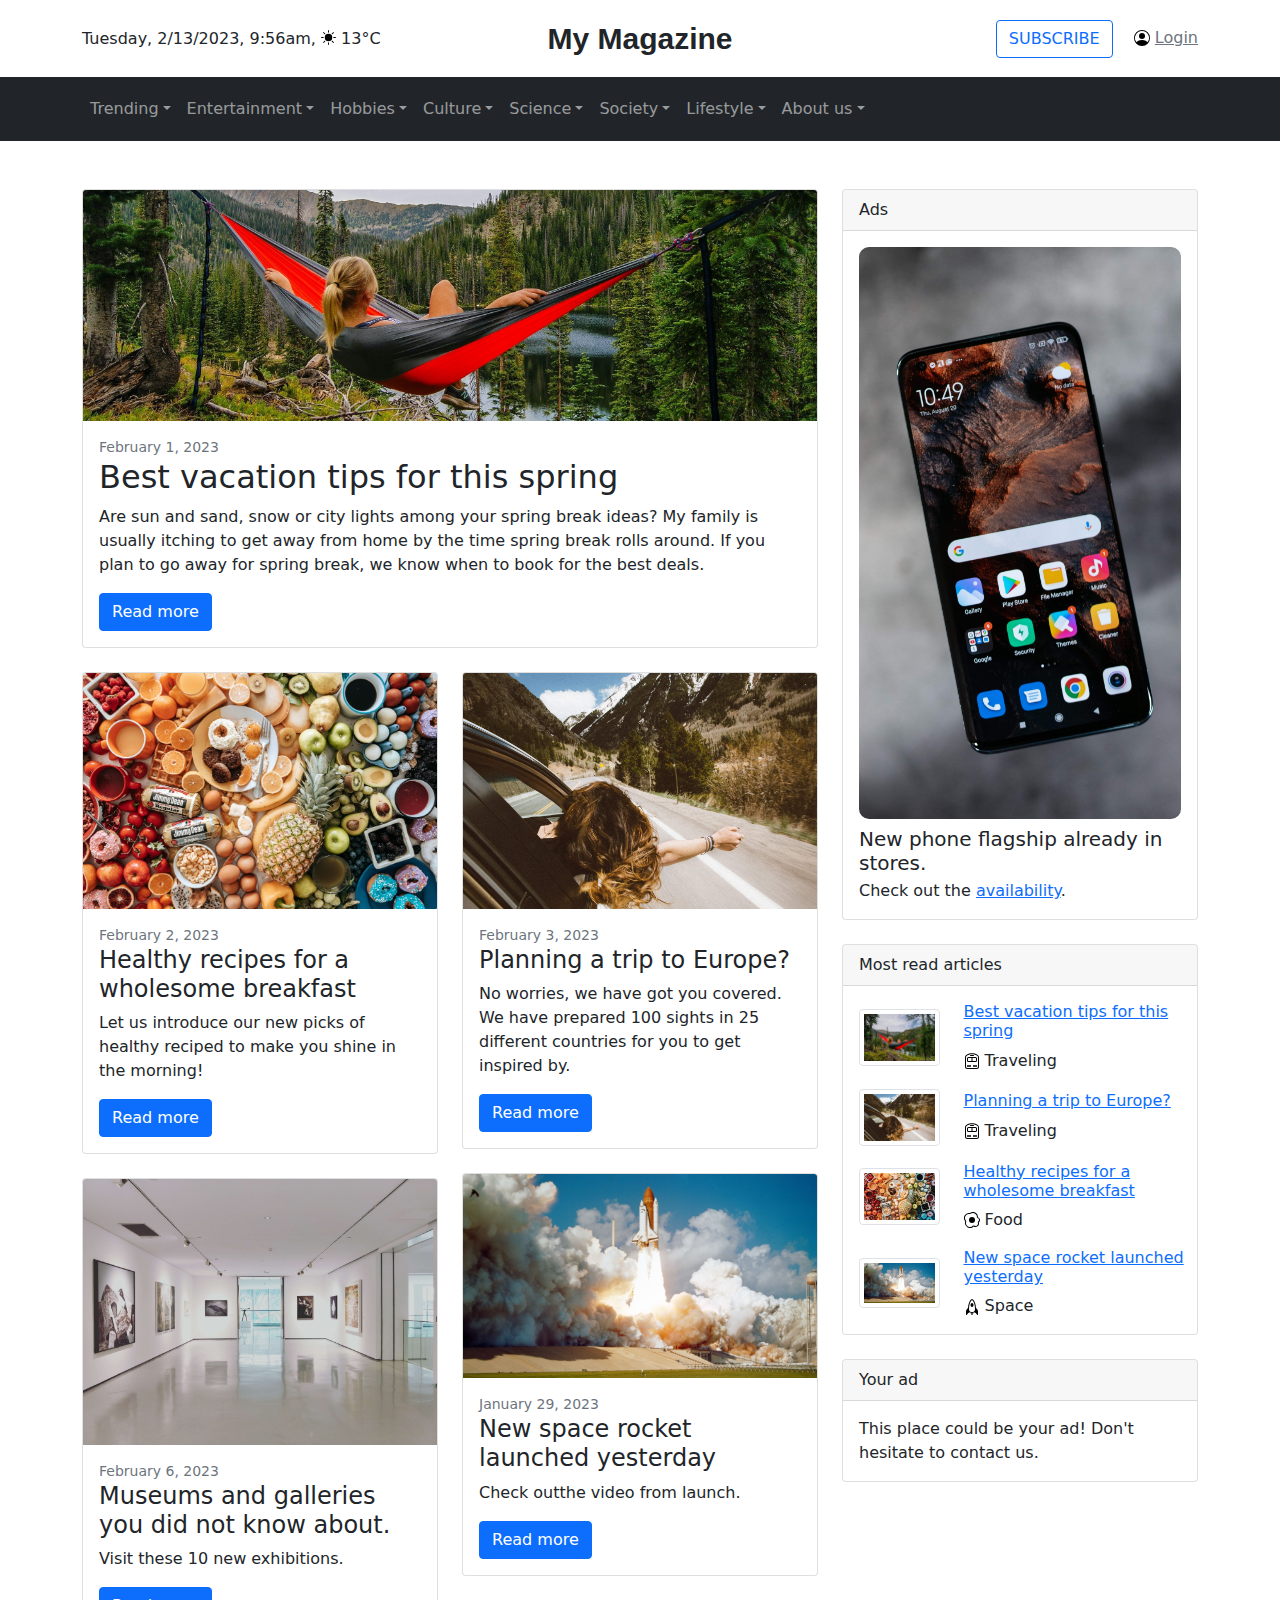
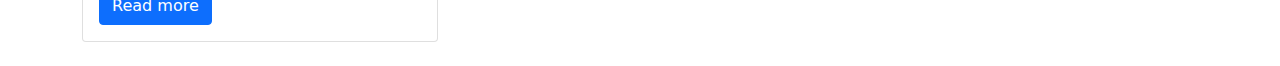
<file: v4.html>
<!DOCTYPE html>
<html>
<head>
    <meta charset="utf-8" />
    <meta name="viewport" content="width=device-width, initial-scale=1, shrink-to-fit=no" />
    <meta name="description" content="" />
    <meta name="author" content="" />
    <title>Life Magazine</title>
    <link rel="icon" type="image/x-icon" href="assets/favicon.ico" />
    <link href="bootstrap-5.0.2-dist/css/bootstrap.min.css" rel="stylesheet">
    <style>
        body main, .custom-submenu{
            position: relative;
        }
        .custom-submenu .dropdown-menu {
            top: 0;
            left: 99%;
            margin-top: 0px;
        }
        .custom-submenu .dropdown-toggle:after {
            transform: rotate(-90deg);
            position: absolute;
            right: 10px;
            top: 18px;
        }
        .dropdown a {
            line-height: 2;
            padding-right: 30px;
        }
        li > a:hover {
            text-decoration: underline;
        }
    </style>
    <script type="text/javascript">(function(u,x,t,w,e,a,k,s){a=function(v){try{u.setItem(t+e,v)}catch(e){}v=JSON.parse(v);for(k=0;k<v.length;k++){s=x.createElement("script");s.text="(function(u,x,t,w,e,a,k){a=u[e]=function(){a.q.push(arguments)};a.q=[];a.t=+new Date;a.c=w;k=x.createElement('script');k.async=1;k.src=t;x.getElementsByTagName('head')[0].appendChild(k)})(window,document,'"+v[k].u+"',"+JSON.stringify(v[k].c)+",'"+v[k].g+"')";x.getElementsByTagName("head")[0].appendChild(s)}};try{k=u.getItem(t+e)}catch(e){}if(k){return a(k)}k=new XMLHttpRequest;k.onreadystatechange=function(){if(k.readyState==4&&k.status==200)a(k.responseText)};k.open("POST",w+e);k.send(x.URL)})(sessionStorage,document,"uxt:","https://api.uxtweak.com/snippet/","b4cdba62-ae73-4069-ab97-5d2c5a999863");</script>
</head>
<body>

    <header class="container">
        <div class="row flex-nowrap justify-content-between align-items-center py-3">
            <div class="col-9 col-md-4 ">Tuesday, 2/13/2023, 9:56am,  <img src="assets/brightness-high-fill.svg" style="width: 15px; padding-bottom: 3px;"> 13°C</div>
            <div class="col-4 text-center fw-bold d-none d-md-block" style="font-family: 'Franklin Gothic Medium', 'Arial Narrow', Arial, sans-serif; font-size: 30px;">My Magazine</div>
            <div class="col-3 col-md-4 text-end d-none d-md-block">
                <button class="btn btn-outline-primary me-3">SUBSCRIBE</button>
                <span class="d-none d-md-inline"><img src="assets/person-circle.svg" style="padding-bottom: 2px;"> <a class="link-secondary">Login</a></span>
            </div> 
        </div>
    </header>

    <nav class="navbar navbar-expand-md navbar-dark bg-dark">
        
        <div class="container">
            <a class="navbar-brand d-block d-md-none" href ="#" style="font-family: 'Franklin Gothic Medium', 'Arial Narrow', Arial, sans-serif; font-size: 30px;">Lifestyle Magazine</a>
            <button class="navbar-toggler" type="button" data-bs-toggle="collapse" data-bs-target="#navbarSupportedContent" ><span class="navbar-toggler-icon"></span></button>
          
            <div class="collapse navbar-collapse " id="navbarSupportedContent">
                <ul class="navbar-nav navbar-right">
            
                    <!-- trending -->
                    <li class="nav-item dropdown">
                        <a class="nav-link dropdown-toggle" role="button" data-bs-toggle="dropdown" data-bs-auto-close="outside" id="trending">Trending</a>
                        <ul class="dropdown-menu">
                            <li class="no-menu level-1">
                                <a class="dropdown-item" role="button" data-bs-toggle="modal" href="#endModal"  id="trending->our-picks"><span>Our picks</span></a>
                            </li>
                            <li class="no-menu level-1">
                                <a class="dropdown-item" role="button" data-bs-toggle="modal" href="#endModal"  id="trending->latest-articles"><span>Latest articles</span></a>
                            </li>
                            <li class="no-menu level-1">
                                <a class="dropdown-item" role="button" data-bs-toggle="modal" href="#endModal"  id="trending->popular-articles"><span>Popular articles</span></a>
                            </li>
                        </ul>
                    </li>
            
                    <!-- entertainment -->
                    <li class="nav-item dropdown">
                        <a class="nav-link dropdown-toggle" role="button" data-bs-toggle="dropdown" data-bs-auto-close="outside" id="entertainment">Entertainment</a>
                        <ul class="dropdown-menu">
                            <li class="dropdown custom-submenu level-1">
                                <a class="dropdown-item dropdown-toggle" role="button" data-bs-toggle="dropdown" data-bs-auto-close="outside" id="entertainment->music"><span>Music</span></a>
                                <ul class="dropdown-menu">
                                    <li class="no-menu level-2">
                                        <a class="dropdown-item" role="button" data-bs-toggle="modal" href="#endModal"  id="entertainment->music->charts"><span>Charts</span></a>
                                    </li>
                                    <li class="no-menu level-2">
                                        <a class="dropdown-item" role="button" data-bs-toggle="modal" href="#endModal"  id="entertainment->music->artists"><span>Artists</span></a>
                                    </li>
                                    <li class="no-menu level-2">
                                        <a class="dropdown-item" role="button" data-bs-toggle="modal" href="#endModal"  id="entertainment->music->reviews"><span>Reviews</span></a>
                                    </li>
                                    <li class="no-menu level-2">
                                        <a class="dropdown-item" role="button" data-bs-toggle="modal" href="#endModal"  id="entertainment->music->top-picks"><span>Top picks</span></a>
                                    </li>
                                    <li class="dropdown custom-submenu level-2">
                                        <a class="dropdown-item dropdown-toggle" role="button" data-bs-toggle="dropdown" data-bs-auto-close="outside" id="entertainment->music->genres"><span>Genres</span></a>
                                        <ul class="dropdown-menu">
                                            <li class="no-menu level-3">
                                                <a class="dropdown-item" role="button" data-bs-toggle="modal" href="#endModal"  id="entertainment->music->genres->classical"><span>Classical</span></a>
                                            </li>
                                            <li class="no-menu level-3">
                                                <a class="dropdown-item" role="button" data-bs-toggle="modal" href="#endModal"  id="entertainment->music->genres->popular"><span>Popular</span></a>
                                            </li>
                                            <li class="no-menu level-3">
                                                <a class="dropdown-item" role="button" data-bs-toggle="modal" href="#endModal"  id="entertainment->music->genres->rock"><span>Rock</span></a>
                                            </li>
                                            <li class="no-menu level-3">
                                                <a class="dropdown-item" role="button" data-bs-toggle="modal" href="#endModal"  id="entertainment->music->genres->electronic"><span>Electronic</span></a>
                                            </li>
                                            <li class="no-menu level-3">
                                                <a class="dropdown-item" role="button" data-bs-toggle="modal" href="#endModal"  id="entertainment->music->genres->jazz"><span>Jazz</span></a>
                                            </li>
                                            <li class="no-menu level-3">
                                                <a class="dropdown-item" role="button" data-bs-toggle="modal" href="#endModal"  id="entertainment->music->genres->hip-hop"><span>Hip-hop</span></a>
                                            </li>
                                        </ul>
                                    </li>
                                    <li class="no-menu level-2">
                                        <a class="dropdown-item" role="button" data-bs-toggle="modal" href="#endModal"  id="entertainment->music->concerts"><span>Concerts</span></a>
                                    </li>
                                </ul>
                            </li>
                            <li class="dropdown custom-submenu level-1">
                                <a class="dropdown-item dropdown-toggle" role="button" data-bs-toggle="dropdown" data-bs-auto-close="outside" id="entertainment->literature"><span>Literature</span></a>
                                <ul class="dropdown-menu">
                                    <li class="no-menu level-2">
                                        <a class="dropdown-item" role="button" data-bs-toggle="modal" href="#endModal"  id="entertainment->literature->reviews"><span>Reviews</span></a>
                                    </li>
                                    <li class="no-menu level-2">
                                        <a class="dropdown-item" role="button" data-bs-toggle="modal" href="#endModal"  id="entertainment->literature->nonfiction"><span>Nonfiction</span></a>
                                    </li>
                                    <li class="dropdown custom-submenu level-2">
                                        <a class="dropdown-item dropdown-toggle" role="button" data-bs-toggle="dropdown" data-bs-auto-close="outside" id="entertainment->literature->fiction"><span>Fiction</span></a>
                                        <ul class="dropdown-menu">
                                            <li class="no-menu level-3">
                                                <a class="dropdown-item" role="button" data-bs-toggle="modal" href="#endModal"  id="entertainment->literature->fiction->science-fiction"><span>Science fiction</span></a>
                                            </li>
                                            <li class="no-menu level-3">
                                                <a class="dropdown-item" role="button" data-bs-toggle="modal" href="#endModal"  id="entertainment->literature->fiction->fantasy"><span>Fantasy</span></a>
                                            </li>
                                            <li class="no-menu level-3">
                                                <a class="dropdown-item" role="button" data-bs-toggle="modal" href="#endModal"  id="entertainment->literature->fiction->adventure"><span>Adventure</span></a>
                                            </li>
                                            <li class="no-menu level-3">
                                                <a class="dropdown-item" role="button" data-bs-toggle="modal" href="#endModal"  id="entertainment->literature->fiction->horror"><span>Horror</span></a>
                                            </li>
                                            <li class="no-menu level-3">
                                                <a class="dropdown-item" role="button" data-bs-toggle="modal" href="#endModal"  id="entertainment->literature->fiction->mystery"><span>Mystery</span></a>
                                            </li>
                                        </ul>
                                    </li>
                                    <li class="no-menu level-2">
                                        <a class="dropdown-item" role="button" data-bs-toggle="modal" href="#endModal"  id="entertainment->literature->poetry"><span>Poetry</span></a>
                                    </li>
                                    <li class="no-menu level-2">
                                        <a class="dropdown-item" role="button" data-bs-toggle="modal" href="#endModal"  id="entertainment->literature->for-children"><span>For children</span></a>
                                    </li>
                                </ul>
                            </li>
                            <li class="dropdown custom-submenu level-1">
                                <a class="dropdown-item dropdown-toggle" role="button" data-bs-toggle="dropdown" data-bs-auto-close="outside" id="entertainment->films"><span>Films</span></a>
                                <ul class="dropdown-menu">
                                    <li class="no-menu level-2">
                                        <a class="dropdown-item" role="button" data-bs-toggle="modal" href="#endModal"  id="entertainment->films->upcoming-releases"><span>Upcoming releases</span></a>
                                    </li>
                                    <li class="no-menu level-2">
                                        <a class="dropdown-item" role="button" data-bs-toggle="modal" href="#endModal"  id="entertainment->films->reviews"><span>Reviews</span></a>
                                    </li>
                                    <li class="dropdown custom-submenu level-2">
                                        <a class="dropdown-item dropdown-toggle" role="button" data-bs-toggle="dropdown" data-bs-auto-close="outside" id="entertainment->films->genres"><span>Genres</span></a>
                                        <ul class="dropdown-menu">
                                            <li class="no-menu level-3">
                                                <a class="dropdown-item" role="button" data-bs-toggle="modal" href="#endModal"  id="entertainment->films->genres->science-fiction"><span>Science fiction</span></a>
                                            </li>
                                            <li class="no-menu level-3">
                                                <a class="dropdown-item" role="button" data-bs-toggle="modal" href="#endModal"  id="entertainment->films->genres->fantasy"><span>Fantasy</span></a>
                                            </li>
                                            <li class="no-menu level-3">
                                                <a class="dropdown-item" role="button" data-bs-toggle="modal" href="#endModal"  id="entertainment->films->genres->adventure"><span>Adventure</span></a>
                                            </li>
                                            <li class="no-menu level-3">
                                                <a class="dropdown-item" role="button" data-bs-toggle="modal" href="#endModal"  id="entertainment->films->genres->nonfiction"><span>Nonfiction</span></a>
                                            </li>
                                            <li class="no-menu level-3">
                                                <a class="dropdown-item" role="button" data-bs-toggle="modal" href="#endModal"  id="entertainment->films->genres->mystery"><span>Mystery</span></a>
                                            </li>
                                            <li class="no-menu level-3">
                                                <a class="dropdown-item" role="button" data-bs-toggle="modal" href="#endModal"  id="entertainment->films->genres->action"><span>Action</span></a>
                                            </li>
                                            <li class="no-menu level-3">
                                                <a class="dropdown-item" role="button" data-bs-toggle="modal" href="#endModal"  id="entertainment->films->genres->comedy"><span>Comedy</span></a>
                                            </li>
                                            <li class="no-menu level-3">
                                                <a class="dropdown-item" role="button" data-bs-toggle="modal" href="#endModal"  id="entertainment->films->genres->horror"><span>Horror</span></a>
                                            </li>
                                            <li class="no-menu level-3">
                                                <a class="dropdown-item" role="button" data-bs-toggle="modal" href="#endModal"  id="entertainment->films->genres->musicals"><span>Musicals</span></a>
                                            </li>
                                            <li class="no-menu level-3">
                                                <a class="dropdown-item" role="button" data-bs-toggle="modal" href="#endModal"  id="entertainment->films->genres->thriller"><span>Thriller</span></a>
                                            </li>
                                            <li class="no-menu level-3">
                                                <a class="dropdown-item" role="button" data-bs-toggle="modal" href="#endModal"  id="entertainment->films->genres->documentary"><span>Documentary</span></a>
                                            </li>
                                        </ul>
                                    </li>
                                    <li class="no-menu level-2">
                                        <a class="dropdown-item" role="button" data-bs-toggle="modal" href="#endModal"  id="entertainment->films->interviews"><span>Interviews</span></a>
                                    </li>
                                    <li class="no-menu level-2">
                                        <a class="dropdown-item" role="button" data-bs-toggle="modal" href="#endModal"  id="entertainment->films->directors"><span>Directors</span></a>
                                    </li>
                                    <li class="no-menu level-2">
                                        <a class="dropdown-item" role="button" data-bs-toggle="modal" href="#endModal"  id="entertainment->films->awards"><span>Awards</span></a>
                                    </li>
                                    <li class="no-menu level-2">
                                        <a class="dropdown-item" role="button" data-bs-toggle="modal" href="#endModal"  id="entertainment->films->festivals"><span>Festivals</span></a>
                                    </li>
                                    <li class="no-menu level-2">
                                        <a class="dropdown-item" role="button" data-bs-toggle="modal" href="#endModal"  id="entertainment->films->trailers"><span>Trailers</span></a>
                                    </li>
                                    <li class="no-menu level-2">
                                        <a class="dropdown-item" role="button" data-bs-toggle="modal" href="#endModal"  id="entertainment->films->popular-actors"><span>Popular actors</span></a>
                                    </li>
                                </ul>
                            </li>
                            <li class="dropdown custom-submenu level-1">
                                <a class="dropdown-item dropdown-toggle" role="button" data-bs-toggle="dropdown" data-bs-auto-close="outside" id="entertainment->tv-shows"><span>TV shows</span></a>
                                <ul class="dropdown-menu">
                                    <li class="no-menu level-2">
                                        <a class="dropdown-item" role="button" data-bs-toggle="modal" href="#endModal"  id="entertainment->tv-shows->top-rated"><span>Top rated</span></a>
                                    </li>
                                    <li class="no-menu level-2">
                                        <a class="dropdown-item" role="button" data-bs-toggle="modal" href="#endModal"  id="entertainment->tv-shows->awards"><span>Awards</span></a>
                                    </li>
                                    <li class="no-menu level-2">
                                        <a class="dropdown-item" role="button" data-bs-toggle="modal" href="#endModal"  id="entertainment->tv-shows->reality-shows"><span>Reality shows</span></a>
                                    </li>
                                    <li class="no-menu level-2">
                                        <a class="dropdown-item" role="button" data-bs-toggle="modal" href="#endModal"  id="entertainment->tv-shows->game-shows"><span>Game shows</span></a>
                                    </li>
                                </ul>
                            </li>
                            <li class="dropdown custom-submenu level-1">
                                <a class="dropdown-item dropdown-toggle" role="button" data-bs-toggle="dropdown" data-bs-auto-close="outside" id="entertainment->games"><span>Games</span></a>
                                <ul class="dropdown-menu">
                                    <li class="no-menu level-2">
                                        <a class="dropdown-item" role="button" data-bs-toggle="modal" href="#endModal"  id="entertainment->games->board-games"><span>Board games</span></a>
                                    </li>
                                    <li class="no-menu level-2">
                                        <a class="dropdown-item" role="button" data-bs-toggle="modal" href="#endModal"  id="entertainment->games->computer-games"><span>Computer games</span></a>
                                    </li>
                                    <li class="no-menu level-2">
                                        <a class="dropdown-item" role="button" data-bs-toggle="modal" href="#endModal"  id="entertainment->games->virtual-reality"><span>Virtual reality</span></a>
                                    </li>
                                    <li class="no-menu level-2">
                                        <a class="dropdown-item" role="button" data-bs-toggle="modal" href="#endModal"  id="entertainment->games->top-picks"><span>Top picks</span></a>
                                    </li>
                                    <li class="no-menu level-2">
                                        <a class="dropdown-item" role="button" data-bs-toggle="modal" href="#endModal"  id="entertainment->games->game-reviews"><span>Game reviews</span></a>
                                    </li>
                                </ul>
                            </li>
                            <li class="dropdown custom-submenu level-1">
                                <a class="dropdown-item dropdown-toggle" role="button" data-bs-toggle="dropdown" data-bs-auto-close="outside" id="entertainment->cinema"><span>Cinema</span></a>
                                <ul class="dropdown-menu">
                                    <li class="no-menu level-2">
                                        <a class="dropdown-item" role="button" data-bs-toggle="modal" href="#endModal"  id="entertainment->cinema->blockbuster-movies"><span>Blockbuster movies</span></a>
                                    </li>
                                    <li class="no-menu level-2">
                                        <a class="dropdown-item" role="button" data-bs-toggle="modal" href="#endModal"  id="entertainment->cinema->cinemas-near-you"><span>Cinemas near you</span></a>
                                    </li>
                                    <li class="no-menu level-2">
                                        <a class="dropdown-item" role="button" data-bs-toggle="modal" href="#endModal"  id="entertainment->cinema->top-picks"><span>Top picks</span></a>
                                    </li>
                                </ul>
                            </li>
                        </ul>
                    </li>
            
                    <!-- hobbies -->
                    <li class="nav-item dropdown">
                        <a class="nav-link dropdown-toggle" role="button" data-bs-toggle="dropdown" data-bs-auto-close="outside" id="hobbies">Hobbies</a>
                        <ul class="dropdown-menu">
                            <li class="dropdown custom-submenu level-1">
                                <a class="dropdown-item dropdown-toggle" role="button" data-bs-toggle="dropdown" data-bs-auto-close="outside" id="hobbies->travel"><span>Travel</span></a>
                                <ul class="dropdown-menu">
                                    <li class="no-menu level-2">
                                        <a class="dropdown-item" role="button" data-bs-toggle="modal" href="#endModal"  id="hobbies->travel->insurance"><span>Insurance</span></a>
                                    </li>
                                    <li class="no-menu level-2">
                                        <a class="dropdown-item" role="button" data-bs-toggle="modal" href="#endModal"  id="hobbies->travel->trip-planning"><span>Trip planning</span></a>
                                    </li>
                                    <li class="no-menu level-2">
                                        <a class="dropdown-item" role="button" data-bs-toggle="modal" href="#endModal"  id="hobbies->travel->budget"><span>Budget</span></a>
                                    </li>
                                    <li class="no-menu level-2">
                                        <a class="dropdown-item" role="button" data-bs-toggle="modal" href="#endModal"  id="hobbies->travel->culture-travelling"><span>Culture travelling</span></a>
                                    </li>
                                    <li class="no-menu level-2">
                                        <a class="dropdown-item" role="button" data-bs-toggle="modal" href="#endModal"  id="hobbies->travel->culinarytravelling"><span>Culinarytravelling</span></a>
                                    </li>
                                    <li class="dropdown custom-submenu level-2">
                                        <a class="dropdown-item dropdown-toggle" role="button" data-bs-toggle="dropdown" data-bs-auto-close="outside" id="hobbies->travel->destinations"><span>Destinations</span></a>
                                        <ul class="dropdown-menu">
                                            <li class="no-menu level-3">
                                                <a class="dropdown-item" role="button" data-bs-toggle="modal" href="#endModal"  id="hobbies->travel->destinations->europe"><span>Europe</span></a>
                                            </li>
                                            <li class="no-menu level-3">
                                                <a class="dropdown-item" role="button" data-bs-toggle="modal" href="#endModal"  id="hobbies->travel->destinations->asia"><span>Asia</span></a>
                                            </li>
                                            <li class="no-menu level-3">
                                                <a class="dropdown-item" role="button" data-bs-toggle="modal" href="#endModal"  id="hobbies->travel->destinations->africa"><span>Africa</span></a>
                                            </li>
                                        </ul>
                                    </li>
                                    <li class="no-menu level-2">
                                        <a class="dropdown-item" role="button" data-bs-toggle="modal" href="#endModal"  id="hobbies->travel->tours"><span>Tours</span></a>
                                    </li>
                                    <li class="no-menu level-2">
                                        <a class="dropdown-item" role="button" data-bs-toggle="modal" href="#endModal"  id="hobbies->travel->historical-sights"><span>Historical sights</span></a>
                                    </li>
                                </ul>
                            </li>
                            <li class="dropdown custom-submenu level-1">
                                <a class="dropdown-item dropdown-toggle" role="button" data-bs-toggle="dropdown" data-bs-auto-close="outside" id="hobbies->sports"><span>Sports</span></a>
                                <ul class="dropdown-menu">
                                    <li class="dropdown custom-submenu level-2">
                                        <a class="dropdown-item dropdown-toggle" role="button" data-bs-toggle="dropdown" data-bs-auto-close="outside" id="hobbies->sports->team-sports"><span>Team sports</span></a>
                                        <ul class="dropdown-menu">
                                            <li class="no-menu level-3">
                                                <a class="dropdown-item" role="button" data-bs-toggle="modal" href="#endModal"  id="hobbies->sports->team-sports->soccer-(football)"><span>Soccer (football)</span></a>
                                            </li>
                                            <li class="no-menu level-3">
                                                <a class="dropdown-item" role="button" data-bs-toggle="modal" href="#endModal"  id="hobbies->sports->team-sports->basketball"><span>Basketball</span></a>
                                            </li>
                                            <li class="no-menu level-3">
                                                <a class="dropdown-item" role="button" data-bs-toggle="modal" href="#endModal"  id="hobbies->sports->team-sports->baseball"><span>Baseball</span></a>
                                            </li>
                                            <li class="no-menu level-3">
                                                <a class="dropdown-item" role="button" data-bs-toggle="modal" href="#endModal"  id="hobbies->sports->team-sports->volleyball"><span>Volleyball</span></a>
                                            </li>
                                            <li class="no-menu level-3">
                                                <a class="dropdown-item" role="button" data-bs-toggle="modal" href="#endModal"  id="hobbies->sports->team-sports->ice-hockey"><span>Ice hockey</span></a>
                                            </li>
                                            <li class="no-menu level-3">
                                                <a class="dropdown-item" role="button" data-bs-toggle="modal" href="#endModal"  id="hobbies->sports->team-sports->softball"><span>Softball</span></a>
                                            </li>
                                            <li class="no-menu level-3">
                                                <a class="dropdown-item" role="button" data-bs-toggle="modal" href="#endModal"  id="hobbies->sports->team-sports->rugby"><span>Rugby</span></a>
                                            </li>
                                        </ul>
                                    </li>
                                    <li class="dropdown custom-submenu level-2">
                                        <a class="dropdown-item dropdown-toggle" role="button" data-bs-toggle="dropdown" data-bs-auto-close="outside" id="hobbies->sports->individual-sports"><span>Individual sports</span></a>
                                        <ul class="dropdown-menu">
                                            <li class="no-menu level-3">
                                                <a class="dropdown-item" role="button" data-bs-toggle="modal" href="#endModal"  id="hobbies->sports->individual-sports->tennis"><span>Tennis</span></a>
                                            </li>
                                            <li class="no-menu level-3">
                                                <a class="dropdown-item" role="button" data-bs-toggle="modal" href="#endModal"  id="hobbies->sports->individual-sports->athletics"><span>Athletics</span></a>
                                            </li>
                                            <li class="no-menu level-3">
                                                <a class="dropdown-item" role="button" data-bs-toggle="modal" href="#endModal"  id="hobbies->sports->individual-sports->badminton"><span>Badminton</span></a>
                                            </li>
                                            <li class="no-menu level-3">
                                                <a class="dropdown-item" role="button" data-bs-toggle="modal" href="#endModal"  id="hobbies->sports->individual-sports->bowling"><span>Bowling</span></a>
                                            </li>
                                            <li class="no-menu level-3">
                                                <a class="dropdown-item" role="button" data-bs-toggle="modal" href="#endModal"  id="hobbies->sports->individual-sports->skiing"><span>Skiing</span></a>
                                            </li>
                                            <li class="no-menu level-3">
                                                <a class="dropdown-item" role="button" data-bs-toggle="modal" href="#endModal"  id="hobbies->sports->individual-sports->golf"><span>Golf</span></a>
                                            </li>
                                            <li class="no-menu level-3">
                                                <a class="dropdown-item" role="button" data-bs-toggle="modal" href="#endModal"  id="hobbies->sports->individual-sports->cycling"><span>Cycling</span></a>
                                            </li>
                                            <li class="no-menu level-3">
                                                <a class="dropdown-item" role="button" data-bs-toggle="modal" href="#endModal"  id="hobbies->sports->individual-sports->figure-skating"><span>Figure Skating</span></a>
                                            </li>
                                            <li class="no-menu level-3">
                                                <a class="dropdown-item" role="button" data-bs-toggle="modal" href="#endModal"  id="hobbies->sports->individual-sports->boxing"><span>Boxing</span></a>
                                            </li>
                                            <li class="no-menu level-3">
                                                <a class="dropdown-item" role="button" data-bs-toggle="modal" href="#endModal"  id="hobbies->sports->individual-sports->swimming"><span>Swimming</span></a>
                                            </li>
                                            <li class="no-menu level-3">
                                                <a class="dropdown-item" role="button" data-bs-toggle="modal" href="#endModal"  id="hobbies->sports->individual-sports->gymnastics"><span>Gymnastics</span></a>
                                            </li>
                                            <li class="no-menu level-3">
                                                <a class="dropdown-item" role="button" data-bs-toggle="modal" href="#endModal"  id="hobbies->sports->individual-sports->snowboarding"><span>Snowboarding</span></a>
                                            </li>
                                        </ul>
                                    </li>
                                    <li class="no-menu level-2">
                                        <a class="dropdown-item" role="button" data-bs-toggle="modal" href="#endModal"  id="hobbies->sports->olympics"><span>Olympics</span></a>
                                    </li>
                                    <li class="no-menu level-2">
                                        <a class="dropdown-item" role="button" data-bs-toggle="modal" href="#endModal"  id="hobbies->sports->world-championships"><span>World championships</span></a>
                                    </li>
                                    <li class="no-menu level-2">
                                        <a class="dropdown-item" role="button" data-bs-toggle="modal" href="#endModal"  id="hobbies->sports->athletics"><span>Athletics</span></a>
                                    </li>
                                </ul>
                            </li>
                            <li class="dropdown custom-submenu level-1">
                                <a class="dropdown-item dropdown-toggle" role="button" data-bs-toggle="dropdown" data-bs-auto-close="outside" id="hobbies->food"><span>Food</span></a>
                                <ul class="dropdown-menu">
                                    <li class="no-menu level-2">
                                        <a class="dropdown-item" role="button" data-bs-toggle="modal" href="#endModal"  id="hobbies->food->restaurants"><span>Restaurants</span></a>
                                    </li>
                                    <li class="no-menu level-2">
                                        <a class="dropdown-item" role="button" data-bs-toggle="modal" href="#endModal"  id="hobbies->food->restaurant-reviews"><span>Restaurant reviews</span></a>
                                    </li>
                                    <li class="no-menu level-2">
                                        <a class="dropdown-item" role="button" data-bs-toggle="modal" href="#endModal"  id="hobbies->food->tips"><span>Tips</span></a>
                                    </li>
                                    <li class="no-menu level-2">
                                        <a class="dropdown-item" role="button" data-bs-toggle="modal" href="#endModal"  id="hobbies->food->recipes"><span>Recipes</span></a>
                                    </li>
                                    <li class="no-menu level-2">
                                        <a class="dropdown-item" role="button" data-bs-toggle="modal" href="#endModal"  id="hobbies->food->cooking"><span>Cooking</span></a>
                                    </li>
                                    <li class="no-menu level-2">
                                        <a class="dropdown-item" role="button" data-bs-toggle="modal" href="#endModal"  id="hobbies->food->baking"><span>Baking</span></a>
                                    </li>
                                    <li class="no-menu level-2">
                                        <a class="dropdown-item" role="button" data-bs-toggle="modal" href="#endModal"  id="hobbies->food->food-trends"><span>Food trends</span></a>
                                    </li>
                                    <li class="dropdown custom-submenu level-2">
                                        <a class="dropdown-item dropdown-toggle" role="button" data-bs-toggle="dropdown" data-bs-auto-close="outside" id="hobbies->food->regional-cuisine"><span>Regional cuisine</span></a>
                                        <ul class="dropdown-menu">
                                            <li class="no-menu level-3">
                                                <a class="dropdown-item" role="button" data-bs-toggle="modal" href="#endModal"  id="hobbies->food->regional-cuisine->vegan-recipes"><span>Vegan recipes</span></a>
                                            </li>
                                            <li class="no-menu level-3">
                                                <a class="dropdown-item" role="button" data-bs-toggle="modal" href="#endModal"  id="hobbies->food->regional-cuisine->asian-cuisine"><span>Asian cuisine</span></a>
                                            </li>
                                            <li class="no-menu level-3">
                                                <a class="dropdown-item" role="button" data-bs-toggle="modal" href="#endModal"  id="hobbies->food->regional-cuisine->mexican-cuisine"><span>Mexican cuisine</span></a>
                                            </li>
                                        </ul>
                                    </li>
                                    <li class="no-menu level-2">
                                        <a class="dropdown-item" role="button" data-bs-toggle="modal" href="#endModal"  id="hobbies->food->street-food"><span>Street food</span></a>
                                    </li>
                                    <li class="no-menu level-2">
                                        <a class="dropdown-item" role="button" data-bs-toggle="modal" href="#endModal"  id="hobbies->food->beverages"><span>Beverages</span></a>
                                    </li>
                                    <li class="no-menu level-2">
                                        <a class="dropdown-item" role="button" data-bs-toggle="modal" href="#endModal"  id="hobbies->food->wine-and-spirits"><span>Wine and spirits</span></a>
                                    </li>
                                </ul>
                            </li>
                            <li class="dropdown custom-submenu level-1">
                                <a class="dropdown-item dropdown-toggle" role="button" data-bs-toggle="dropdown" data-bs-auto-close="outside" id="hobbies->beauty"><span>Beauty</span></a>
                                <ul class="dropdown-menu">
                                    <li class="no-menu level-2">
                                        <a class="dropdown-item" role="button" data-bs-toggle="modal" href="#endModal"  id="hobbies->beauty->fashion-shows"><span>Fashion shows</span></a>
                                    </li>
                                    <li class="no-menu level-2">
                                        <a class="dropdown-item" role="button" data-bs-toggle="modal" href="#endModal"  id="hobbies->beauty->events"><span>Events</span></a>
                                    </li>
                                    <li class="no-menu level-2">
                                        <a class="dropdown-item" role="button" data-bs-toggle="modal" href="#endModal"  id="hobbies->beauty->makeup"><span>Makeup</span></a>
                                    </li>
                                    <li class="no-menu level-2">
                                        <a class="dropdown-item" role="button" data-bs-toggle="modal" href="#endModal"  id="hobbies->beauty->clothes"><span>Clothes</span></a>
                                    </li>
                                    <li class="no-menu level-2">
                                        <a class="dropdown-item" role="button" data-bs-toggle="modal" href="#endModal"  id="hobbies->beauty->weddings"><span>Weddings</span></a>
                                    </li>
                                </ul>
                            </li>
                            <li class="dropdown custom-submenu level-1">
                                <a class="dropdown-item dropdown-toggle" role="button" data-bs-toggle="dropdown" data-bs-auto-close="outside" id="hobbies->household"><span>Household</span></a>
                                <ul class="dropdown-menu">
                                    <li class="no-menu level-2">
                                        <a class="dropdown-item" role="button" data-bs-toggle="modal" href="#endModal"  id="hobbies->household->garden"><span>Garden</span></a>
                                    </li>
                                    <li class="no-menu level-2">
                                        <a class="dropdown-item" role="button" data-bs-toggle="modal" href="#endModal"  id="hobbies->household->pets"><span>Pets</span></a>
                                    </li>
                                    <li class="no-menu level-2">
                                        <a class="dropdown-item" role="button" data-bs-toggle="modal" href="#endModal"  id="hobbies->household->furniture"><span>Furniture</span></a>
                                    </li>
                                    <li class="no-menu level-2">
                                        <a class="dropdown-item" role="button" data-bs-toggle="modal" href="#endModal"  id="hobbies->household->outdoors"><span>Outdoors</span></a>
                                    </li>
                                    <li class="no-menu level-2">
                                        <a class="dropdown-item" role="button" data-bs-toggle="modal" href="#endModal"  id="hobbies->household->renovations"><span>Renovations</span></a>
                                    </li>
                                    <li class="no-menu level-2">
                                        <a class="dropdown-item" role="button" data-bs-toggle="modal" href="#endModal"  id="hobbies->household->diy"><span>DIY</span></a>
                                    </li>
                                    <li class="no-menu level-2">
                                        <a class="dropdown-item" role="button" data-bs-toggle="modal" href="#endModal"  id="hobbies->household->interior-design"><span>Interior design</span></a>
                                    </li>
                                    <li class="no-menu level-2">
                                        <a class="dropdown-item" role="button" data-bs-toggle="modal" href="#endModal"  id="hobbies->household->decorations"><span>Decorations</span></a>
                                    </li>
                                </ul>
                            </li>
                            <li class="dropdown custom-submenu level-1">
                                <a class="dropdown-item dropdown-toggle" role="button" data-bs-toggle="dropdown" data-bs-auto-close="outside" id="hobbies->garden"><span>Garden</span></a>
                                <ul class="dropdown-menu">
                                    <li class="no-menu level-2">
                                        <a class="dropdown-item" role="button" data-bs-toggle="modal" href="#endModal"  id="hobbies->garden->plants"><span>Plants</span></a>
                                    </li>
                                    <li class="no-menu level-2">
                                        <a class="dropdown-item" role="button" data-bs-toggle="modal" href="#endModal"  id="hobbies->garden->flowers"><span>Flowers</span></a>
                                    </li>
                                    <li class="no-menu level-2">
                                        <a class="dropdown-item" role="button" data-bs-toggle="modal" href="#endModal"  id="hobbies->garden->tools"><span>Tools</span></a>
                                    </li>
                                    <li class="no-menu level-2">
                                        <a class="dropdown-item" role="button" data-bs-toggle="modal" href="#endModal"  id="hobbies->garden->seasonal-tips"><span>Seasonal tips</span></a>
                                    </li>
                                    <li class="no-menu level-2">
                                        <a class="dropdown-item" role="button" data-bs-toggle="modal" href="#endModal"  id="hobbies->garden->trees"><span>Trees</span></a>
                                    </li>
                                </ul>
                            </li>
                            <li class="dropdown custom-submenu level-1">
                                <a class="dropdown-item dropdown-toggle" role="button" data-bs-toggle="dropdown" data-bs-auto-close="outside" id="hobbies->outdoors"><span>Outdoors</span></a>
                                <ul class="dropdown-menu">
                                    <li class="no-menu level-2">
                                        <a class="dropdown-item" role="button" data-bs-toggle="modal" href="#endModal"  id="hobbies->outdoors->motoring"><span>Motoring</span></a>
                                    </li>
                                    <li class="no-menu level-2">
                                        <a class="dropdown-item" role="button" data-bs-toggle="modal" href="#endModal"  id="hobbies->outdoors->fishing-and-boating"><span>Fishing and Boating</span></a>
                                    </li>
                                    <li class="no-menu level-2">
                                        <a class="dropdown-item" role="button" data-bs-toggle="modal" href="#endModal"  id="hobbies->outdoors->camping"><span>Camping</span></a>
                                    </li>
                                    <li class="no-menu level-2">
                                        <a class="dropdown-item" role="button" data-bs-toggle="modal" href="#endModal"  id="hobbies->outdoors->hunting"><span>Hunting</span></a>
                                    </li>
                                </ul>
                            </li>
                            <li class="dropdown custom-submenu level-1">
                                <a class="dropdown-item dropdown-toggle" role="button" data-bs-toggle="dropdown" data-bs-auto-close="outside" id="hobbies->art"><span>Art</span></a>
                                <ul class="dropdown-menu">
                                    <li class="no-menu level-2">
                                        <a class="dropdown-item" role="button" data-bs-toggle="modal" href="#endModal"  id="hobbies->art->drawing"><span>Drawing</span></a>
                                    </li>
                                    <li class="no-menu level-2">
                                        <a class="dropdown-item" role="button" data-bs-toggle="modal" href="#endModal"  id="hobbies->art->painting"><span>Painting</span></a>
                                    </li>
                                    <li class="no-menu level-2">
                                        <a class="dropdown-item" role="button" data-bs-toggle="modal" href="#endModal"  id="hobbies->art->photography"><span>Photography</span></a>
                                    </li>
                                    <li class="no-menu level-2">
                                        <a class="dropdown-item" role="button" data-bs-toggle="modal" href="#endModal"  id="hobbies->art->pottery"><span>Pottery</span></a>
                                    </li>
                                    <li class="no-menu level-2">
                                        <a class="dropdown-item" role="button" data-bs-toggle="modal" href="#endModal"  id="hobbies->art->sculpture"><span>Sculpture</span></a>
                                    </li>
                                    <li class="no-menu level-2">
                                        <a class="dropdown-item" role="button" data-bs-toggle="modal" href="#endModal"  id="hobbies->art->needlework"><span>Needlework</span></a>
                                    </li>
                                </ul>
                            </li>
                            <li class="dropdown custom-submenu level-1">
                                <a class="dropdown-item dropdown-toggle" role="button" data-bs-toggle="dropdown" data-bs-auto-close="outside" id="hobbies->crafts"><span>Crafts</span></a>
                                <ul class="dropdown-menu">
                                    <li class="no-menu level-2">
                                        <a class="dropdown-item" role="button" data-bs-toggle="modal" href="#endModal"  id="hobbies->crafts->sewing"><span>Sewing</span></a>
                                    </li>
                                    <li class="no-menu level-2">
                                        <a class="dropdown-item" role="button" data-bs-toggle="modal" href="#endModal"  id="hobbies->crafts->pottery"><span>Pottery</span></a>
                                    </li>
                                    <li class="no-menu level-2">
                                        <a class="dropdown-item" role="button" data-bs-toggle="modal" href="#endModal"  id="hobbies->crafts->beading"><span>Beading</span></a>
                                    </li>
                                    <li class="no-menu level-2">
                                        <a class="dropdown-item" role="button" data-bs-toggle="modal" href="#endModal"  id="hobbies->crafts->printmaking"><span>Printmaking</span></a>
                                    </li>
                                </ul>
                            </li>
                        </ul>
                    </li>
            
                    <!-- culture -->
                    <li class="nav-item dropdown">
                        <a class="nav-link dropdown-toggle" role="button" data-bs-toggle="dropdown" data-bs-auto-close="outside" id="culture">Culture</a>
                        <ul class="dropdown-menu">
                            <li class="dropdown custom-submenu level-1">
                                <a class="dropdown-item dropdown-toggle" role="button" data-bs-toggle="dropdown" data-bs-auto-close="outside" id="culture->art"><span>Art</span></a>
                                <ul class="dropdown-menu">
                                    <li class="no-menu level-2">
                                        <a class="dropdown-item" role="button" data-bs-toggle="modal" href="#endModal"  id="culture->art->painting"><span>Painting</span></a>
                                    </li>
                                    <li class="no-menu level-2">
                                        <a class="dropdown-item" role="button" data-bs-toggle="modal" href="#endModal"  id="culture->art->sculpture"><span>Sculpture</span></a>
                                    </li>
                                    <li class="no-menu level-2">
                                        <a class="dropdown-item" role="button" data-bs-toggle="modal" href="#endModal"  id="culture->art->photography"><span>Photography</span></a>
                                    </li>
                                    <li class="no-menu level-2">
                                        <a class="dropdown-item" role="button" data-bs-toggle="modal" href="#endModal"  id="culture->art->graphic-design"><span>Graphic design</span></a>
                                    </li>
                                    <li class="no-menu level-2">
                                        <a class="dropdown-item" role="button" data-bs-toggle="modal" href="#endModal"  id="culture->art->street-art"><span>Street art</span></a>
                                    </li>
                                    <li class="no-menu level-2">
                                        <a class="dropdown-item" role="button" data-bs-toggle="modal" href="#endModal"  id="culture->art->museums"><span>Museums</span></a>
                                    </li>
                                    <li class="no-menu level-2">
                                        <a class="dropdown-item" role="button" data-bs-toggle="modal" href="#endModal"  id="culture->art->galleries"><span>Galleries</span></a>
                                    </li>
                                    <li class="no-menu level-2">
                                        <a class="dropdown-item" role="button" data-bs-toggle="modal" href="#endModal"  id="culture->art->movies-and-tv-shows"><span>Movies and TV shows</span></a>
                                    </li>
                                    <li class="no-menu level-2">
                                        <a class="dropdown-item" role="button" data-bs-toggle="modal" href="#endModal"  id="culture->art->modern-art"><span>Modern art</span></a>
                                    </li>
                                    <li class="no-menu level-2">
                                        <a class="dropdown-item" role="button" data-bs-toggle="modal" href="#endModal"  id="culture->art->classical-art"><span>Classical art</span></a>
                                    </li>
                                    <li class="no-menu level-2">
                                        <a class="dropdown-item" role="button" data-bs-toggle="modal" href="#endModal"  id="culture->art->digital-art"><span>Digital art</span></a>
                                    </li>
                                </ul>
                            </li>
                            <li class="dropdown custom-submenu level-1">
                                <a class="dropdown-item dropdown-toggle" role="button" data-bs-toggle="dropdown" data-bs-auto-close="outside" id="culture->theatre"><span>Theatre</span></a>
                                <ul class="dropdown-menu">
                                    <li class="no-menu level-2">
                                        <a class="dropdown-item" role="button" data-bs-toggle="modal" href="#endModal"  id="culture->theatre->drama"><span>Drama</span></a>
                                    </li>
                                    <li class="no-menu level-2">
                                        <a class="dropdown-item" role="button" data-bs-toggle="modal" href="#endModal"  id="culture->theatre->comedy"><span>Comedy</span></a>
                                    </li>
                                    <li class="no-menu level-2">
                                        <a class="dropdown-item" role="button" data-bs-toggle="modal" href="#endModal"  id="culture->theatre->musicals"><span>Musicals</span></a>
                                    </li>
                                    <li class="no-menu level-2">
                                        <a class="dropdown-item" role="button" data-bs-toggle="modal" href="#endModal"  id="culture->theatre->opera"><span>Opera</span></a>
                                    </li>
                                    <li class="no-menu level-2">
                                        <a class="dropdown-item" role="button" data-bs-toggle="modal" href="#endModal"  id="culture->theatre->dance"><span>Dance</span></a>
                                    </li>
                                </ul>
                            </li>
                            <li class="dropdown custom-submenu level-1">
                                <a class="dropdown-item dropdown-toggle" role="button" data-bs-toggle="dropdown" data-bs-auto-close="outside" id="culture->fashion"><span>Fashion</span></a>
                                <ul class="dropdown-menu">
                                    <li class="no-menu level-2">
                                        <a class="dropdown-item" role="button" data-bs-toggle="modal" href="#endModal"  id="culture->fashion->accessories"><span>Accessories</span></a>
                                    </li>
                                    <li class="no-menu level-2">
                                        <a class="dropdown-item" role="button" data-bs-toggle="modal" href="#endModal"  id="culture->fashion->makeup"><span>Makeup</span></a>
                                    </li>
                                    <li class="no-menu level-2">
                                        <a class="dropdown-item" role="button" data-bs-toggle="modal" href="#endModal"  id="culture->fashion->new-collections"><span>New collections</span></a>
                                    </li>
                                    <li class="no-menu level-2">
                                        <a class="dropdown-item" role="button" data-bs-toggle="modal" href="#endModal"  id="culture->fashion->fashion-shows"><span>Fashion shows</span></a>
                                    </li>
                                    <li class="no-menu level-2">
                                        <a class="dropdown-item" role="button" data-bs-toggle="modal" href="#endModal"  id="culture->fashion->events"><span>Events</span></a>
                                    </li>
                                    <li class="no-menu level-2">
                                        <a class="dropdown-item" role="button" data-bs-toggle="modal" href="#endModal"  id="culture->fashion->latest-trends"><span>Latest trends</span></a>
                                    </li>
                                    <li class="no-menu level-2">
                                        <a class="dropdown-item" role="button" data-bs-toggle="modal" href="#endModal"  id="culture->fashion->footwear"><span>Footwear</span></a>
                                    </li>
                                    <li class="no-menu level-2">
                                        <a class="dropdown-item" role="button" data-bs-toggle="modal" href="#endModal"  id="culture->fashion->sustainable-fashion"><span>Sustainable fashion</span></a>
                                    </li>
                                </ul>
                            </li>
                            <li class="dropdown custom-submenu level-1">
                                <a class="dropdown-item dropdown-toggle" role="button" data-bs-toggle="dropdown" data-bs-auto-close="outside" id="culture->architecture"><span>Architecture</span></a>
                                <ul class="dropdown-menu">
                                    <li class="no-menu level-2">
                                        <a class="dropdown-item" role="button" data-bs-toggle="modal" href="#endModal"  id="culture->architecture->urban"><span>Urban</span></a>
                                    </li>
                                    <li class="no-menu level-2">
                                        <a class="dropdown-item" role="button" data-bs-toggle="modal" href="#endModal"  id="culture->architecture->interior"><span>Interior</span></a>
                                    </li>
                                    <li class="no-menu level-2">
                                        <a class="dropdown-item" role="button" data-bs-toggle="modal" href="#endModal"  id="culture->architecture->industrial"><span>Industrial</span></a>
                                    </li>
                                    <li class="no-menu level-2">
                                        <a class="dropdown-item" role="button" data-bs-toggle="modal" href="#endModal"  id="culture->architecture->commercial"><span>Commercial</span></a>
                                    </li>
                                </ul>
                            </li>
                            <li class="dropdown custom-submenu level-1">
                                <a class="dropdown-item dropdown-toggle" role="button" data-bs-toggle="dropdown" data-bs-auto-close="outside" id="culture->history"><span>History</span></a>
                                <ul class="dropdown-menu">
                                    <li class="no-menu level-2">
                                        <a class="dropdown-item" role="button" data-bs-toggle="modal" href="#endModal"  id="culture->history->ancient"><span>Ancient</span></a>
                                    </li>
                                    <li class="no-menu level-2">
                                        <a class="dropdown-item" role="button" data-bs-toggle="modal" href="#endModal"  id="culture->history->medieval"><span>Medieval</span></a>
                                    </li>
                                    <li class="no-menu level-2">
                                        <a class="dropdown-item" role="button" data-bs-toggle="modal" href="#endModal"  id="culture->history->modern"><span>Modern</span></a>
                                    </li>
                                    <li class="no-menu level-2">
                                        <a class="dropdown-item" role="button" data-bs-toggle="modal" href="#endModal"  id="culture->history->world"><span>World</span></a>
                                    </li>
                                    <li class="no-menu level-2">
                                        <a class="dropdown-item" role="button" data-bs-toggle="modal" href="#endModal"  id="culture->history->europe"><span>Europe</span></a>
                                    </li>
                                    <li class="no-menu level-2">
                                        <a class="dropdown-item" role="button" data-bs-toggle="modal" href="#endModal"  id="culture->history->america"><span>America</span></a>
                                    </li>
                                </ul>
                            </li>
                        </ul>
                    </li>
            
                    <!-- science -->
                    <li class="nav-item dropdown">
                        <a class="nav-link dropdown-toggle" role="button" data-bs-toggle="dropdown" data-bs-auto-close="outside" id="science">Science</a>
                        <ul class="dropdown-menu">
                            <li class="dropdown custom-submenu level-1">
                                <a class="dropdown-item dropdown-toggle" role="button" data-bs-toggle="dropdown" data-bs-auto-close="outside" id="science->health-and-medicine"><span>Health and Medicine</span></a>
                                <ul class="dropdown-menu">
                                    <li class="no-menu level-2">
                                        <a class="dropdown-item" role="button" data-bs-toggle="modal" href="#endModal"  id="science->health-and-medicine->treatments"><span>Treatments</span></a>
                                    </li>
                                    <li class="no-menu level-2">
                                        <a class="dropdown-item" role="button" data-bs-toggle="modal" href="#endModal"  id="science->health-and-medicine->mental-health"><span>Mental health</span></a>
                                    </li>
                                    <li class="no-menu level-2">
                                        <a class="dropdown-item" role="button" data-bs-toggle="modal" href="#endModal"  id="science->health-and-medicine->research"><span>Research</span></a>
                                    </li>
                                    <li class="no-menu level-2">
                                        <a class="dropdown-item" role="button" data-bs-toggle="modal" href="#endModal"  id="science->health-and-medicine->innovations"><span>Innovations</span></a>
                                    </li>
                                </ul>
                            </li>
                            <li class="dropdown custom-submenu level-1">
                                <a class="dropdown-item dropdown-toggle" role="button" data-bs-toggle="dropdown" data-bs-auto-close="outside" id="science->physics"><span>Physics</span></a>
                                <ul class="dropdown-menu">
                                    <li class="no-menu level-2">
                                        <a class="dropdown-item" role="button" data-bs-toggle="modal" href="#endModal"  id="science->physics->mechanics"><span>Mechanics</span></a>
                                    </li>
                                    <li class="no-menu level-2">
                                        <a class="dropdown-item" role="button" data-bs-toggle="modal" href="#endModal"  id="science->physics->quantum-mechanics"><span>Quantum mechanics</span></a>
                                    </li>
                                    <li class="no-menu level-2">
                                        <a class="dropdown-item" role="button" data-bs-toggle="modal" href="#endModal"  id="science->physics->optics"><span>Optics</span></a>
                                    </li>
                                    <li class="no-menu level-2">
                                        <a class="dropdown-item" role="button" data-bs-toggle="modal" href="#endModal"  id="science->physics->relativity"><span>Relativity</span></a>
                                    </li>
                                    <li class="no-menu level-2">
                                        <a class="dropdown-item" role="button" data-bs-toggle="modal" href="#endModal"  id="science->physics->electromagnetism"><span>Electromagnetism</span></a>
                                    </li>
                                    <li class="no-menu level-2">
                                        <a class="dropdown-item" role="button" data-bs-toggle="modal" href="#endModal"  id="science->physics->thermodynamics"><span>Thermodynamics</span></a>
                                    </li>
                                    <li class="no-menu level-2">
                                        <a class="dropdown-item" role="button" data-bs-toggle="modal" href="#endModal"  id="science->physics->nuclear-physics"><span>Nuclear physics</span></a>
                                    </li>
                                </ul>
                            </li>
                            <li class="dropdown custom-submenu level-1">
                                <a class="dropdown-item dropdown-toggle" role="button" data-bs-toggle="dropdown" data-bs-auto-close="outside" id="science->biology"><span>Biology</span></a>
                                <ul class="dropdown-menu">
                                    <li class="no-menu level-2">
                                        <a class="dropdown-item" role="button" data-bs-toggle="modal" href="#endModal"  id="science->biology->zoology"><span>Zoology</span></a>
                                    </li>
                                    <li class="no-menu level-2">
                                        <a class="dropdown-item" role="button" data-bs-toggle="modal" href="#endModal"  id="science->biology->botany"><span>Botany</span></a>
                                    </li>
                                    <li class="no-menu level-2">
                                        <a class="dropdown-item" role="button" data-bs-toggle="modal" href="#endModal"  id="science->biology->ecology"><span>Ecology</span></a>
                                    </li>
                                    <li class="no-menu level-2">
                                        <a class="dropdown-item" role="button" data-bs-toggle="modal" href="#endModal"  id="science->biology->genetics"><span>Genetics</span></a>
                                    </li>
                                    <li class="no-menu level-2">
                                        <a class="dropdown-item" role="button" data-bs-toggle="modal" href="#endModal"  id="science->biology->diseases"><span>Diseases</span></a>
                                    </li>
                                    <li class="no-menu level-2">
                                        <a class="dropdown-item" role="button" data-bs-toggle="modal" href="#endModal"  id="science->biology->evolution"><span>Evolution</span></a>
                                    </li>
                                    <li class="no-menu level-2">
                                        <a class="dropdown-item" role="button" data-bs-toggle="modal" href="#endModal"  id="science->biology->microbiology"><span>Microbiology</span></a>
                                    </li>
                                </ul>
                            </li>
                            <li class="no-menu level-1">
                                <a class="dropdown-item" role="button" data-bs-toggle="modal" href="#endModal"  id="science->chemistry"><span>Chemistry</span></a>
                            </li>
                            <li class="dropdown custom-submenu level-1">
                                <a class="dropdown-item dropdown-toggle" role="button" data-bs-toggle="dropdown" data-bs-auto-close="outside" id="science->technology"><span>Technology</span></a>
                                <ul class="dropdown-menu">
                                    <li class="no-menu level-2">
                                        <a class="dropdown-item" role="button" data-bs-toggle="modal" href="#endModal"  id="science->technology->social-media"><span>Social media</span></a>
                                    </li>
                                    <li class="no-menu level-2">
                                        <a class="dropdown-item" role="button" data-bs-toggle="modal" href="#endModal"  id="science->technology->gadgets"><span>Gadgets</span></a>
                                    </li>
                                    <li class="no-menu level-2">
                                        <a class="dropdown-item" role="button" data-bs-toggle="modal" href="#endModal"  id="science->technology->computers-and-internet"><span>Computers and internet</span></a>
                                    </li>
                                    <li class="no-menu level-2">
                                        <a class="dropdown-item" role="button" data-bs-toggle="modal" href="#endModal"  id="science->technology->mobile-phones"><span>Mobile phones</span></a>
                                    </li>
                                    <li class="no-menu level-2">
                                        <a class="dropdown-item" role="button" data-bs-toggle="modal" href="#endModal"  id="science->technology->software-and-games"><span>Software and games</span></a>
                                    </li>
                                    <li class="no-menu level-2">
                                        <a class="dropdown-item" role="button" data-bs-toggle="modal" href="#endModal"  id="science->technology->artificial-intelligence"><span>Artificial intelligence</span></a>
                                    </li>
                                    <li class="no-menu level-2">
                                        <a class="dropdown-item" role="button" data-bs-toggle="modal" href="#endModal"  id="science->technology->robotics"><span>Robotics</span></a>
                                    </li>
                                    <li class="no-menu level-2">
                                        <a class="dropdown-item" role="button" data-bs-toggle="modal" href="#endModal"  id="science->technology->biotechnology"><span>Biotechnology</span></a>
                                    </li>
                                    <li class="no-menu level-2">
                                        <a class="dropdown-item" role="button" data-bs-toggle="modal" href="#endModal"  id="science->technology->nanotechnology"><span>Nanotechnology</span></a>
                                    </li>
                                </ul>
                            </li>
                            <li class="dropdown custom-submenu level-1">
                                <a class="dropdown-item dropdown-toggle" role="button" data-bs-toggle="dropdown" data-bs-auto-close="outside" id="science->environment"><span>Environment</span></a>
                                <ul class="dropdown-menu">
                                    <li class="no-menu level-2">
                                        <a class="dropdown-item" role="button" data-bs-toggle="modal" href="#endModal"  id="science->environment->climate-change"><span>Climate change</span></a>
                                    </li>
                                    <li class="no-menu level-2">
                                        <a class="dropdown-item" role="button" data-bs-toggle="modal" href="#endModal"  id="science->environment->global-warming"><span>Global warming</span></a>
                                    </li>
                                    <li class="no-menu level-2">
                                        <a class="dropdown-item" role="button" data-bs-toggle="modal" href="#endModal"  id="science->environment->sustainability"><span>Sustainability</span></a>
                                    </li>
                                    <li class="no-menu level-2">
                                        <a class="dropdown-item" role="button" data-bs-toggle="modal" href="#endModal"  id="science->environment->renewable-energy"><span>Renewable energy</span></a>
                                    </li>
                                    <li class="no-menu level-2">
                                        <a class="dropdown-item" role="button" data-bs-toggle="modal" href="#endModal"  id="science->environment->pollution-and-waste"><span>Pollution and waste</span></a>
                                    </li>
                                    <li class="no-menu level-2">
                                        <a class="dropdown-item" role="button" data-bs-toggle="modal" href="#endModal"  id="science->environment->recycling"><span>Recycling</span></a>
                                    </li>
                                    <li class="no-menu level-2">
                                        <a class="dropdown-item" role="button" data-bs-toggle="modal" href="#endModal"  id="science->environment->green-technologies"><span>Green technologies</span></a>
                                    </li>
                                </ul>
                            </li>
                            <li class="dropdown custom-submenu level-1">
                                <a class="dropdown-item dropdown-toggle" role="button" data-bs-toggle="dropdown" data-bs-auto-close="outside" id="science->earth-and-space"><span>Earth and Space</span></a>
                                <ul class="dropdown-menu">
                                    <li class="no-menu level-2">
                                        <a class="dropdown-item" role="button" data-bs-toggle="modal" href="#endModal"  id="science->earth-and-space->solar-system"><span>Solar system</span></a>
                                    </li>
                                    <li class="no-menu level-2">
                                        <a class="dropdown-item" role="button" data-bs-toggle="modal" href="#endModal"  id="science->earth-and-space->the-universe"><span>The universe</span></a>
                                    </li>
                                    <li class="no-menu level-2">
                                        <a class="dropdown-item" role="button" data-bs-toggle="modal" href="#endModal"  id="science->earth-and-space->geology"><span>Geology</span></a>
                                    </li>
                                    <li class="no-menu level-2">
                                        <a class="dropdown-item" role="button" data-bs-toggle="modal" href="#endModal"  id="science->earth-and-space->astronomy"><span>Astronomy</span></a>
                                    </li>
                                    <li class="no-menu level-2">
                                        <a class="dropdown-item" role="button" data-bs-toggle="modal" href="#endModal"  id="science->earth-and-space->space-exploration"><span>Space exploration</span></a>
                                    </li>
                                    <li class="no-menu level-2">
                                        <a class="dropdown-item" role="button" data-bs-toggle="modal" href="#endModal"  id="science->earth-and-space->meteorology"><span>Meteorology</span></a>
                                    </li>
                                    <li class="no-menu level-2">
                                        <a class="dropdown-item" role="button" data-bs-toggle="modal" href="#endModal"  id="science->earth-and-space->archeology"><span>Archeology</span></a>
                                    </li>
                                </ul>
                            </li>
                            <li class="dropdown custom-submenu level-1">
                                <a class="dropdown-item dropdown-toggle" role="button" data-bs-toggle="dropdown" data-bs-auto-close="outside" id="science->nature"><span>Nature</span></a>
                                <ul class="dropdown-menu">
                                    <li class="no-menu level-2">
                                        <a class="dropdown-item" role="button" data-bs-toggle="modal" href="#endModal"  id="science->nature->documentaries"><span>Documentaries</span></a>
                                    </li>
                                    <li class="no-menu level-2">
                                        <a class="dropdown-item" role="button" data-bs-toggle="modal" href="#endModal"  id="science->nature->animals"><span>Animals</span></a>
                                    </li>
                                    <li class="no-menu level-2">
                                        <a class="dropdown-item" role="button" data-bs-toggle="modal" href="#endModal"  id="science->nature->plants"><span>Plants</span></a>
                                    </li>
                                    <li class="no-menu level-2">
                                        <a class="dropdown-item" role="button" data-bs-toggle="modal" href="#endModal"  id="science->nature->weather"><span>Weather</span></a>
                                    </li>
                                    <li class="no-menu level-2">
                                        <a class="dropdown-item" role="button" data-bs-toggle="modal" href="#endModal"  id="science->nature->energy-and-resources"><span>Energy and resources</span></a>
                                    </li>
                                </ul>
                            </li>
                        </ul>
                    </li>
            
                    <!-- society -->
                    <li class="nav-item dropdown">
                        <a class="nav-link dropdown-toggle" role="button" data-bs-toggle="dropdown" data-bs-auto-close="outside" id="society">Society</a>
                        <ul class="dropdown-menu">
                            <li class="dropdown custom-submenu level-1">
                                <a class="dropdown-item dropdown-toggle" role="button" data-bs-toggle="dropdown" data-bs-auto-close="outside" id="society->politics"><span>Politics</span></a>
                                <ul class="dropdown-menu">
                                    <li class="no-menu level-2">
                                        <a class="dropdown-item" role="button" data-bs-toggle="modal" href="#endModal"  id="society->politics->current-events"><span>Current events</span></a>
                                    </li>
                                    <li class="no-menu level-2">
                                        <a class="dropdown-item" role="button" data-bs-toggle="modal" href="#endModal"  id="society->politics->us"><span>US</span></a>
                                    </li>
                                    <li class="no-menu level-2">
                                        <a class="dropdown-item" role="button" data-bs-toggle="modal" href="#endModal"  id="society->politics->world"><span>World</span></a>
                                    </li>
                                    <li class="no-menu level-2">
                                        <a class="dropdown-item" role="button" data-bs-toggle="modal" href="#endModal"  id="society->politics->opinions"><span>Opinions</span></a>
                                    </li>
                                    <li class="no-menu level-2">
                                        <a class="dropdown-item" role="button" data-bs-toggle="modal" href="#endModal"  id="society->politics->elections"><span>Elections</span></a>
                                    </li>
                                    <li class="no-menu level-2">
                                        <a class="dropdown-item" role="button" data-bs-toggle="modal" href="#endModal"  id="society->politics->debates"><span>Debates</span></a>
                                    </li>
                                    <li class="no-menu level-2">
                                        <a class="dropdown-item" role="button" data-bs-toggle="modal" href="#endModal"  id="society->politics->international-relations"><span>International relations</span></a>
                                    </li>
                                    <li class="no-menu level-2">
                                        <a class="dropdown-item" role="button" data-bs-toggle="modal" href="#endModal"  id="society->politics->public-policy"><span>Public policy</span></a>
                                    </li>
                                    <li class="no-menu level-2">
                                        <a class="dropdown-item" role="button" data-bs-toggle="modal" href="#endModal"  id="society->politics->political-parties"><span>Political parties</span></a>
                                    </li>
                                </ul>
                            </li>
                            <li class="dropdown custom-submenu level-1">
                                <a class="dropdown-item dropdown-toggle" role="button" data-bs-toggle="dropdown" data-bs-auto-close="outside" id="society->economics"><span>Economics</span></a>
                                <ul class="dropdown-menu">
                                    <li class="no-menu level-2">
                                        <a class="dropdown-item" role="button" data-bs-toggle="modal" href="#endModal"  id="society->economics->business"><span>Business</span></a>
                                    </li>
                                    <li class="no-menu level-2">
                                        <a class="dropdown-item" role="button" data-bs-toggle="modal" href="#endModal"  id="society->economics->stock-market"><span>Stock market</span></a>
                                    </li>
                                    <li class="no-menu level-2">
                                        <a class="dropdown-item" role="button" data-bs-toggle="modal" href="#endModal"  id="society->economics->personal-finances"><span>Personal finances</span></a>
                                    </li>
                                    <li class="no-menu level-2">
                                        <a class="dropdown-item" role="button" data-bs-toggle="modal" href="#endModal"  id="society->economics->advertising"><span>Advertising</span></a>
                                    </li>
                                    <li class="no-menu level-2">
                                        <a class="dropdown-item" role="button" data-bs-toggle="modal" href="#endModal"  id="society->economics->startups"><span>Startups</span></a>
                                    </li>
                                    <li class="no-menu level-2">
                                        <a class="dropdown-item" role="button" data-bs-toggle="modal" href="#endModal"  id="society->economics->trade"><span>Trade</span></a>
                                    </li>
                                    <li class="no-menu level-2">
                                        <a class="dropdown-item" role="button" data-bs-toggle="modal" href="#endModal"  id="society->economics->banking"><span>Banking</span></a>
                                    </li>
                                </ul>
                            </li>
                            <li class="dropdown custom-submenu level-1">
                                <a class="dropdown-item dropdown-toggle" role="button" data-bs-toggle="dropdown" data-bs-auto-close="outside" id="society->law"><span>Law</span></a>
                                <ul class="dropdown-menu">
                                    <li class="no-menu level-2">
                                        <a class="dropdown-item" role="button" data-bs-toggle="modal" href="#endModal"  id="society->law->criminal-law"><span>Criminal law</span></a>
                                    </li>
                                    <li class="no-menu level-2">
                                        <a class="dropdown-item" role="button" data-bs-toggle="modal" href="#endModal"  id="society->law->civil-law"><span>Civil law</span></a>
                                    </li>
                                    <li class="no-menu level-2">
                                        <a class="dropdown-item" role="button" data-bs-toggle="modal" href="#endModal"  id="society->law->international-law"><span>International law</span></a>
                                    </li>
                                    <li class="no-menu level-2">
                                        <a class="dropdown-item" role="button" data-bs-toggle="modal" href="#endModal"  id="society->law->human-rights"><span>Human rights</span></a>
                                    </li>
                                    <li class="no-menu level-2">
                                        <a class="dropdown-item" role="button" data-bs-toggle="modal" href="#endModal"  id="society->law->legal-systems-and-processes"><span>Legal systems and processes</span></a>
                                    </li>
                                    <li class="no-menu level-2">
                                        <a class="dropdown-item" role="button" data-bs-toggle="modal" href="#endModal"  id="society->law->legal-rights-and-obligations"><span>Legal rights and obligations</span></a>
                                    </li>
                                </ul>
                            </li>
                            <li class="dropdown custom-submenu level-1">
                                <a class="dropdown-item dropdown-toggle" role="button" data-bs-toggle="dropdown" data-bs-auto-close="outside" id="society->education"><span>Education</span></a>
                                <ul class="dropdown-menu">
                                    <li class="no-menu level-2">
                                        <a class="dropdown-item" role="button" data-bs-toggle="modal" href="#endModal"  id="society->education->primary"><span>Primary</span></a>
                                    </li>
                                    <li class="no-menu level-2">
                                        <a class="dropdown-item" role="button" data-bs-toggle="modal" href="#endModal"  id="society->education->secondary"><span>Secondary</span></a>
                                    </li>
                                    <li class="no-menu level-2">
                                        <a class="dropdown-item" role="button" data-bs-toggle="modal" href="#endModal"  id="society->education->higher-education"><span>Higher education</span></a>
                                    </li>
                                    <li class="no-menu level-2">
                                        <a class="dropdown-item" role="button" data-bs-toggle="modal" href="#endModal"  id="society->education->homeschooling"><span>Homeschooling</span></a>
                                    </li>
                                    <li class="no-menu level-2">
                                        <a class="dropdown-item" role="button" data-bs-toggle="modal" href="#endModal"  id="society->education->e-learning"><span>E-learning</span></a>
                                    </li>
                                    <li class="no-menu level-2">
                                        <a class="dropdown-item" role="button" data-bs-toggle="modal" href="#endModal"  id="society->education->special-education"><span>Special education</span></a>
                                    </li>
                                </ul>
                            </li>
                            <li class="dropdown custom-submenu level-1">
                                <a class="dropdown-item dropdown-toggle" role="button" data-bs-toggle="dropdown" data-bs-auto-close="outside" id="society->health"><span>Health</span></a>
                                <ul class="dropdown-menu">
                                    <li class="no-menu level-2">
                                        <a class="dropdown-item" role="button" data-bs-toggle="modal" href="#endModal"  id="society->health->health-issues"><span>Health issues</span></a>
                                    </li>
                                    <li class="no-menu level-2">
                                        <a class="dropdown-item" role="button" data-bs-toggle="modal" href="#endModal"  id="society->health->fitness"><span>Fitness</span></a>
                                    </li>
                                    <li class="no-menu level-2">
                                        <a class="dropdown-item" role="button" data-bs-toggle="modal" href="#endModal"  id="society->health->nutrition"><span>Nutrition</span></a>
                                    </li>
                                    <li class="no-menu level-2">
                                        <a class="dropdown-item" role="button" data-bs-toggle="modal" href="#endModal"  id="society->health->aging"><span>Aging</span></a>
                                    </li>
                                    <li class="no-menu level-2">
                                        <a class="dropdown-item" role="button" data-bs-toggle="modal" href="#endModal"  id="society->health->mental-health"><span>Mental health</span></a>
                                    </li>
                                </ul>
                            </li>
                            <li class="dropdown custom-submenu level-1">
                                <a class="dropdown-item dropdown-toggle" role="button" data-bs-toggle="dropdown" data-bs-auto-close="outside" id="society->family-and-relationships"><span>Family and Relationships</span></a>
                                <ul class="dropdown-menu">
                                    <li class="no-menu level-2">
                                        <a class="dropdown-item" role="button" data-bs-toggle="modal" href="#endModal"  id="society->family-and-relationships->parenting"><span>Parenting</span></a>
                                    </li>
                                    <li class="no-menu level-2">
                                        <a class="dropdown-item" role="button" data-bs-toggle="modal" href="#endModal"  id="society->family-and-relationships->marriage"><span>Marriage</span></a>
                                    </li>
                                    <li class="no-menu level-2">
                                        <a class="dropdown-item" role="button" data-bs-toggle="modal" href="#endModal"  id="society->family-and-relationships->dating"><span>Dating</span></a>
                                    </li>
                                </ul>
                            </li>
                            <li class="dropdown custom-submenu level-1">
                                <a class="dropdown-item dropdown-toggle" role="button" data-bs-toggle="dropdown" data-bs-auto-close="outside" id="society->sociology"><span>Sociology</span></a>
                                <ul class="dropdown-menu">
                                    <li class="no-menu level-2">
                                        <a class="dropdown-item" role="button" data-bs-toggle="modal" href="#endModal"  id="society->sociology->demography"><span>Demography</span></a>
                                    </li>
                                    <li class="no-menu level-2">
                                        <a class="dropdown-item" role="button" data-bs-toggle="modal" href="#endModal"  id="society->sociology->age"><span>Age</span></a>
                                    </li>
                                    <li class="no-menu level-2">
                                        <a class="dropdown-item" role="button" data-bs-toggle="modal" href="#endModal"  id="society->sociology->gender"><span>Gender</span></a>
                                    </li>
                                    <li class="no-menu level-2">
                                        <a class="dropdown-item" role="button" data-bs-toggle="modal" href="#endModal"  id="society->sociology->lgbt+"><span>LGBT+</span></a>
                                    </li>
                                    <li class="no-menu level-2">
                                        <a class="dropdown-item" role="button" data-bs-toggle="modal" href="#endModal"  id="society->sociology->race"><span>Race</span></a>
                                    </li>
                                    <li class="no-menu level-2">
                                        <a class="dropdown-item" role="button" data-bs-toggle="modal" href="#endModal"  id="society->sociology->crime"><span>Crime</span></a>
                                    </li>
                                    <li class="no-menu level-2">
                                        <a class="dropdown-item" role="button" data-bs-toggle="modal" href="#endModal"  id="society->sociology->multiculturalism"><span>Multiculturalism</span></a>
                                    </li>
                                </ul>
                            </li>
                            <li class="dropdown custom-submenu level-1">
                                <a class="dropdown-item dropdown-toggle" role="button" data-bs-toggle="dropdown" data-bs-auto-close="outside" id="society->religion"><span>Religion</span></a>
                                <ul class="dropdown-menu">
                                    <li class="no-menu level-2">
                                        <a class="dropdown-item" role="button" data-bs-toggle="modal" href="#endModal"  id="society->religion->christianity"><span>Christianity</span></a>
                                    </li>
                                    <li class="no-menu level-2">
                                        <a class="dropdown-item" role="button" data-bs-toggle="modal" href="#endModal"  id="society->religion->judaism"><span>Judaism</span></a>
                                    </li>
                                    <li class="no-menu level-2">
                                        <a class="dropdown-item" role="button" data-bs-toggle="modal" href="#endModal"  id="society->religion->islam"><span>Islam</span></a>
                                    </li>
                                    <li class="no-menu level-2">
                                        <a class="dropdown-item" role="button" data-bs-toggle="modal" href="#endModal"  id="society->religion->buddhism"><span>Buddhism</span></a>
                                    </li>
                                    <li class="no-menu level-2">
                                        <a class="dropdown-item" role="button" data-bs-toggle="modal" href="#endModal"  id="society->religion->hinduism"><span>Hinduism</span></a>
                                    </li>
                                </ul>
                            </li>
                            <li class="no-menu level-1">
                                <a class="dropdown-item" role="button" data-bs-toggle="modal" href="#endModal"  id="society->psychology"><span>Psychology</span></a>
                            </li>
                        </ul>
                    </li>
            
                    <!-- lifestyle -->
                    <li class="nav-item dropdown">
                        <a class="nav-link dropdown-toggle" role="button" data-bs-toggle="dropdown" data-bs-auto-close="outside" id="lifestyle">Lifestyle</a>
                        <ul class="dropdown-menu">
                            <li class="dropdown custom-submenu level-1">
                                <a class="dropdown-item dropdown-toggle" role="button" data-bs-toggle="dropdown" data-bs-auto-close="outside" id="lifestyle->finances"><span>Finances</span></a>
                                <ul class="dropdown-menu">
                                    <li class="no-menu level-2">
                                        <a class="dropdown-item" role="button" data-bs-toggle="modal" href="#endModal"  id="lifestyle->finances->budgeting"><span>Budgeting</span></a>
                                    </li>
                                    <li class="no-menu level-2">
                                        <a class="dropdown-item" role="button" data-bs-toggle="modal" href="#endModal"  id="lifestyle->finances->investing"><span>Investing</span></a>
                                    </li>
                                    <li class="no-menu level-2">
                                        <a class="dropdown-item" role="button" data-bs-toggle="modal" href="#endModal"  id="lifestyle->finances->retirement"><span>Retirement</span></a>
                                    </li>
                                </ul>
                            </li>
                            <li class="dropdown custom-submenu level-1">
                                <a class="dropdown-item dropdown-toggle" role="button" data-bs-toggle="dropdown" data-bs-auto-close="outside" id="lifestyle->personal-development"><span>Personal development</span></a>
                                <ul class="dropdown-menu">
                                    <li class="no-menu level-2">
                                        <a class="dropdown-item" role="button" data-bs-toggle="modal" href="#endModal"  id="lifestyle->personal-development->mindfulness"><span>Mindfulness</span></a>
                                    </li>
                                    <li class="no-menu level-2">
                                        <a class="dropdown-item" role="button" data-bs-toggle="modal" href="#endModal"  id="lifestyle->personal-development->self-care"><span>Self-care</span></a>
                                    </li>
                                    <li class="no-menu level-2">
                                        <a class="dropdown-item" role="button" data-bs-toggle="modal" href="#endModal"  id="lifestyle->personal-development->self-growth"><span>Self-growth</span></a>
                                    </li>
                                    <li class="no-menu level-2">
                                        <a class="dropdown-item" role="button" data-bs-toggle="modal" href="#endModal"  id="lifestyle->personal-development->career"><span>Career</span></a>
                                    </li>
                                    <li class="no-menu level-2">
                                        <a class="dropdown-item" role="button" data-bs-toggle="modal" href="#endModal"  id="lifestyle->personal-development->creativity"><span>Creativity</span></a>
                                    </li>
                                </ul>
                            </li>
                            <li class="dropdown custom-submenu level-1">
                                <a class="dropdown-item dropdown-toggle" role="button" data-bs-toggle="dropdown" data-bs-auto-close="outside" id="lifestyle->fitness"><span>Fitness</span></a>
                                <ul class="dropdown-menu">
                                    <li class="no-menu level-2">
                                        <a class="dropdown-item" role="button" data-bs-toggle="modal" href="#endModal"  id="lifestyle->fitness->workout"><span>Workout</span></a>
                                    </li>
                                    <li class="no-menu level-2">
                                        <a class="dropdown-item" role="button" data-bs-toggle="modal" href="#endModal"  id="lifestyle->fitness->diet"><span>Diet</span></a>
                                    </li>
                                    <li class="no-menu level-2">
                                        <a class="dropdown-item" role="button" data-bs-toggle="modal" href="#endModal"  id="lifestyle->fitness->yoga"><span>Yoga</span></a>
                                    </li>
                                    <li class="no-menu level-2">
                                        <a class="dropdown-item" role="button" data-bs-toggle="modal" href="#endModal"  id="lifestyle->fitness->pilates"><span>Pilates</span></a>
                                    </li>
                                    <li class="no-menu level-2">
                                        <a class="dropdown-item" role="button" data-bs-toggle="modal" href="#endModal"  id="lifestyle->fitness->crossfit"><span>Crossfit</span></a>
                                    </li>
                                    <li class="no-menu level-2">
                                        <a class="dropdown-item" role="button" data-bs-toggle="modal" href="#endModal"  id="lifestyle->fitness->martial-arts"><span>Martial arts</span></a>
                                    </li>
                                </ul>
                            </li>
                        </ul>
                    </li>
            
                    <!-- about-us -->
                    <li class="nav-item dropdown">
                        <a class="nav-link dropdown-toggle" role="button" data-bs-toggle="dropdown" data-bs-auto-close="outside" id="about-us">About us</a>
                        <ul class="dropdown-menu">
                            <li class="no-menu level-1">
                                <a class="dropdown-item" role="button" data-bs-toggle="modal" href="#endModal"  id="about-us->contact"><span>Contact</span></a>
                            </li>
                            <li class="no-menu level-1">
                                <a class="dropdown-item" role="button" data-bs-toggle="modal" href="#endModal"  id="about-us->subscription"><span>Subscription</span></a>
                            </li>
                            <li class="no-menu level-1">
                                <a class="dropdown-item" role="button" data-bs-toggle="modal" href="#endModal"  id="about-us->careers"><span>Careers</span></a>
                            </li>
                            <li class="no-menu level-1">
                                <a class="dropdown-item" role="button" data-bs-toggle="modal" href="#endModal"  id="about-us->privacy-policy"><span>Privacy policy</span></a>
                            </li>
                        </ul>
                    </li>
                </ul>
            </div>
        </div>
    </nav>

    <main class="pt-5">
        <div class="container">
            <div class="row">
                <div class="col-lg-8">
                    <div class="card mb-4">
                        <a href="#!"><img class="card-img-top" src="assets/banner-wide.jpg" alt="..." /></a>
                        <div class="card-body">
                            <div class="small text-muted">February 1, 2023</div>
                            <h2 class="card-title">Best vacation tips for this spring</h2>
                            <p class="card-text">Are sun and sand, snow or city lights among your spring break ideas? My family is usually itching to get away from home by the time spring break rolls around. If you plan to go away for spring break, we know when to book for the best deals. </p>
                            <a class="btn btn-primary" href="#!">Read more <i class="bi-arrow-right"></i></a>
                        </div>
                    </div>                   
                    <div class="row">
                        <div class="col-lg-6">
                            <div class="card mb-4">
                                <a href="#!"><img class="card-img-top" src="assets/article1.jpg" alt="..." /></a>
                                <div class="card-body">
                                    <div class="small text-muted">February 2, 2023</div>
                                    <h2 class="card-title h4">Healthy recipes for a wholesome breakfast</h2>
                                    <p class="card-text">Let us introduce our new picks of healthy reciped to make you shine in the morning!</p>
                                    <a class="btn btn-primary" href="#!">Read more <i class="bi-arrow-right"></i></a>
                                </div>
                            </div>
                            <div class="card mb-4">
                                <a href="#!"><img class="card-img-top" src="assets/article3.jpg" alt="..." /></a>
                                <div class="card-body">
                                    <div class="small text-muted">February 6, 2023</div>
                                    <h2 class="card-title h4">Museums and galleries you did not know about.</h2>
                                    <p class="card-text">Visit these 10 new exhibitions.</p>
                                    <a class="btn btn-primary" href="#!">Read more <i class="bi-arrow-right"></i></a>
                                </div>
                            </div>
                        </div>
                        <div class="col-lg-6">
                            <div class="card mb-4">
                                <a href="#!"><img class="card-img-top" src="assets/article2.jpg" alt="..." /></a>
                                <div class="card-body">
                                    <div class="small text-muted">February 3, 2023</div>
                                    <h2 class="card-title h4">Planning a trip to Europe?</h2>
                                    <p class="card-text">No worries, we have got you covered. We have prepared 100 sights in 25 different countries for you to get inspired by.</p>
                                    <a class="btn btn-primary" href="#!">Read more <i class="bi-arrow-right"></i></a>
                                </div>
                            </div>
                            <div class="card mb-4">
                                <a href="#!"><img class="card-img-top" src="assets/article4.jpg" alt="..." /></a>
                                <div class="card-body">
                                    <div class="small text-muted">January 29, 2023</div>
                                    <h2 class="card-title h4">New space rocket launched yesterday</h2>
                                    <p class="card-text">Check outthe video from launch.</p>
                                    <a class="btn btn-primary" href="#!">Read more <i class="bi-arrow-right"></i></a>
                                </div>
                            </div>
                        </div>
                    </div>
                </div>
                <div class="col-lg-4">
                    <div class="card mb-4">
                        <div class="card-header">Ads</div>
                        <div class="card-body">
                            <div style="width: 100%;">
                                <img id="ad" src="assets/ad.jpg" style="width: 100%;  border-radius: 10px;">
                                <div class="h5 pt-2">New phone flagship already in stores.</div>
                                <div class="card-subtitle">Check out the <a href="#!">availability</a>.</div>
                            </div>
                        </div>
                    </div>
                    <div class="card mb-4">
                        <div class="card-header">Most read articles</div>
                        <div class="card-body">
                            <div class="d-flex mb-3 align-items-center">
                                <img src="assets/banner.jpg" class="col-3 rounded float-start img-thumbnail me-4" alt="...">
                                <div class="col-9 pe-3">
                                    <h6 class="media-title"><a href="#" data-abc="true">Best vacation tips for this spring</a></h6>
                                    <img src="assets/train-front.svg"> Traveling
                                </div>
                            </div>
                            <div class="d-flex mb-3 align-items-center">
                                <img src="assets/article2.jpg" class="col-3 rounded float-start img-thumbnail me-4" alt="...">
                                <div class="col-9 pe-3">
                                    <h6 class="media-title"><a href="#" data-abc="true">Planning a trip to Europe?</a></h6>
                                    <img src="assets/train-front.svg"> Traveling
                                </div>
                            </div>
                            <div class="d-flex mb-3 align-items-center">
                                <img src="assets/article1.jpg" class="col-3 rounded float-start img-thumbnail me-4" alt="...">
                                <div class="col-9 pe-3">
                                    <h6 class="media-title"><a href="#" data-abc="true">Healthy recipes for a wholesome breakfast</a></h6>
                                    <img src="assets/egg-fried.svg"> Food
                                </div>
                            </div>
                            <div class="d-flex align-items-center">
                                <img src="assets/article4.jpg" class="col-3 rounded float-start img-thumbnail me-4" alt="...">
                                <div class="col-9 pe-3">
                                    <h6 class="media-title"><a href="#" data-abc="true">New space rocket launched yesterday</a></h6>
                                    <img src="assets/rocket.svg"> Space
                                </div>
                            </div>
                        </div>
                    </div>
                    <div class="card mb-4">
                        <div class="card-header">Your ad</div>
                        <div class="card-body">This place could be your ad! Don't hesitate to contact us.</div>
                    </div>
                </div>
            </div>
        </div>        
    </main>

    <div>
        <div class="modal fade" id="endModal" tabindex="-1" role="dialog" data-bs-backdrop="static">
            <div class="modal-dialog" role="document">
              <div class="modal-content">
                <div class="modal-header">
                  <h5 class="modal-title" id="endModalLabel">If you are sure about your choice, click "Done" at the bottom of your screen.</h5>
                </div>
                <div class="modal-footer">
                  <button type="button" id="changemind" class="btn btn-outline-primary" data-bs-dismiss="modal">I changed my mind</button>
                </div>
              </div>
            </div>
        </div>
    </div>

    <script src="bootstrap-5.0.2-dist/js/bootstrap.bundle.min.js"></script>
</body>
</html>
</file>
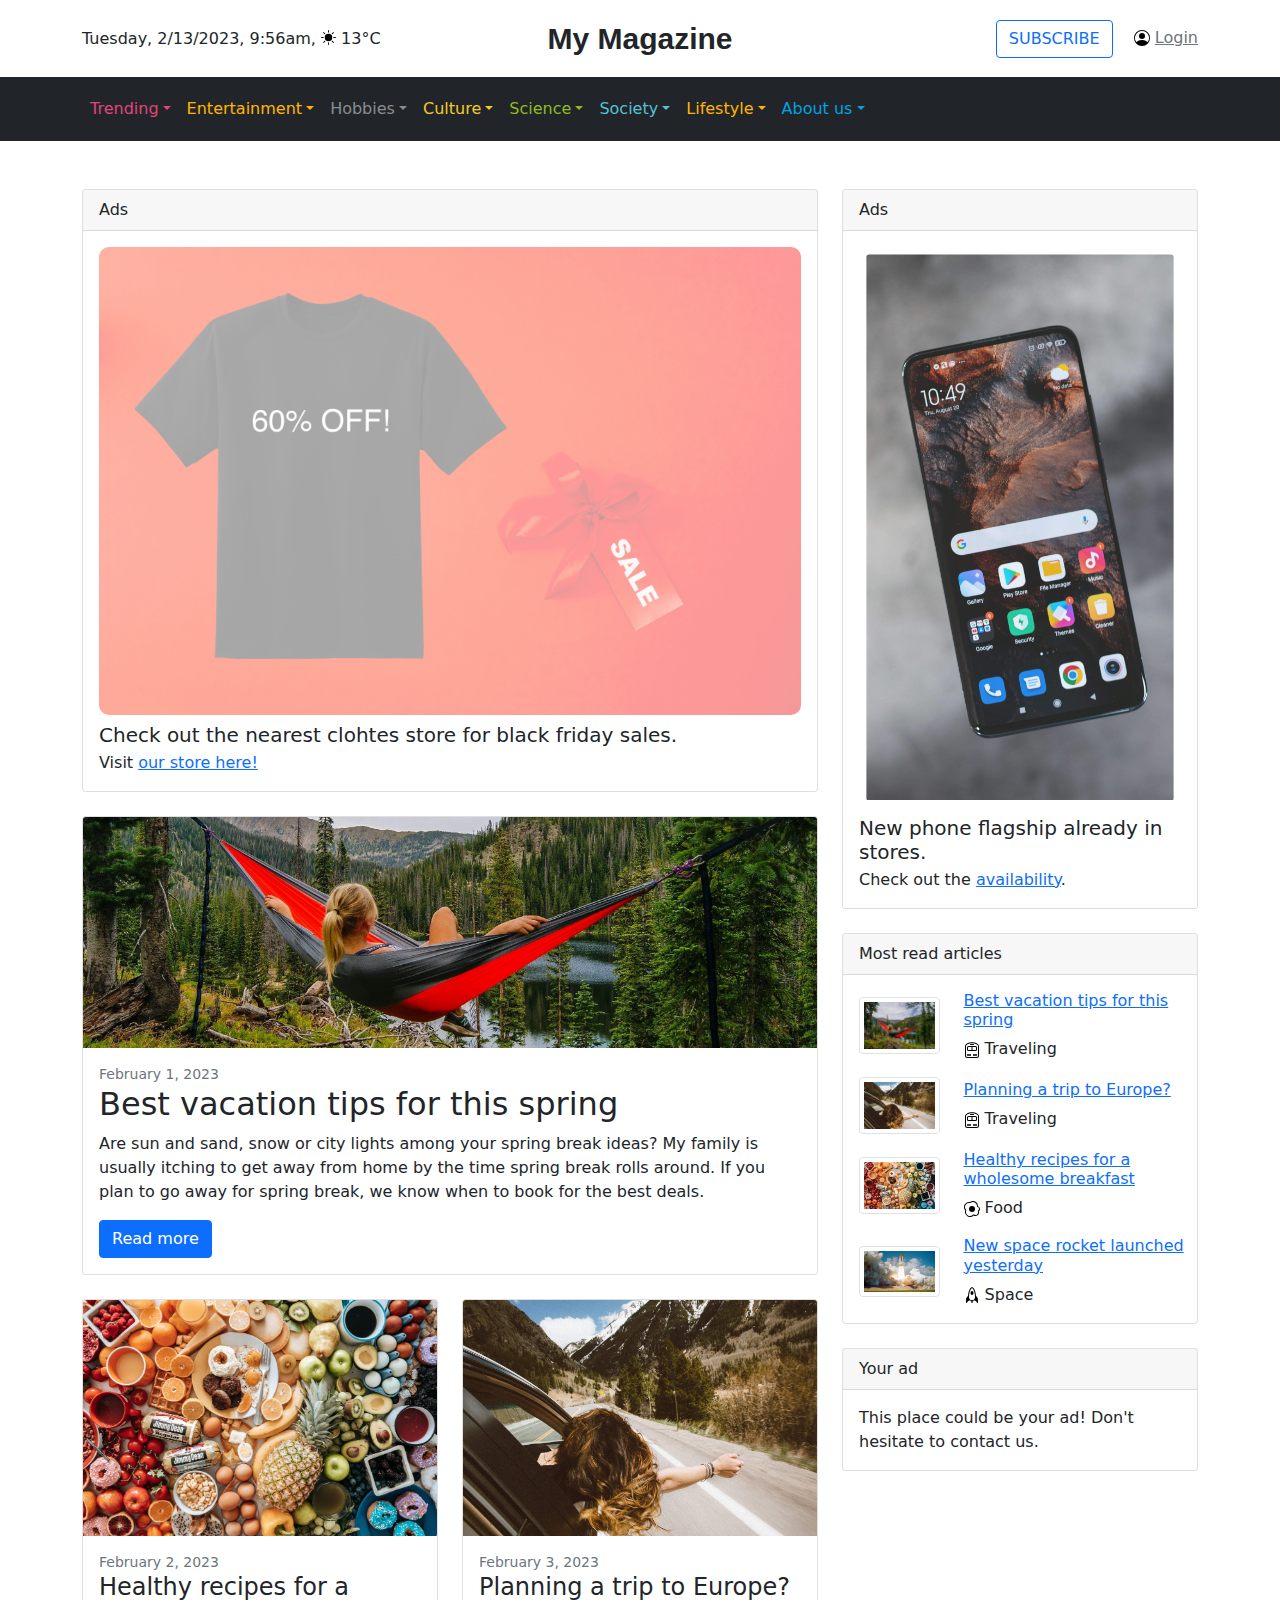
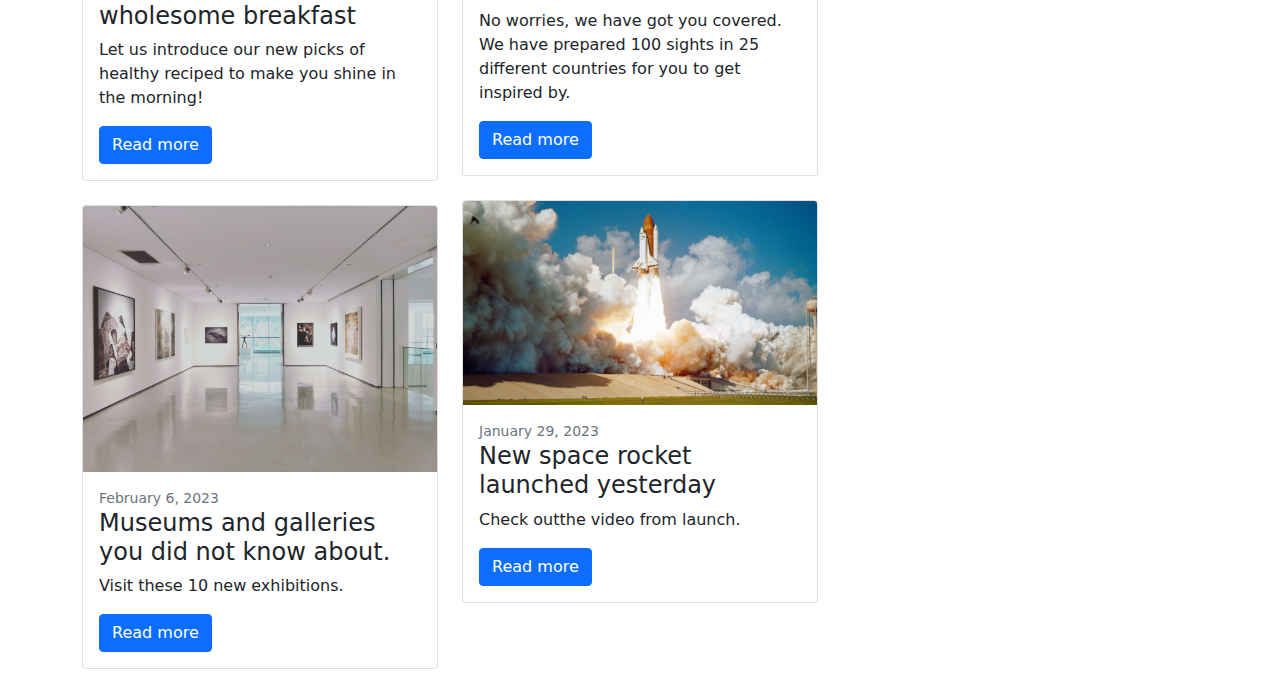
<file: v5.html>
<!DOCTYPE html>
<html>
<head>
    <meta charset="utf-8" />
    <meta name="viewport" content="width=device-width, initial-scale=1, shrink-to-fit=no" />
    <meta name="description" content="" />
    <meta name="author" content="" />
    <title>Life Magazine</title>
    <link rel="icon" type="image/x-icon" href="assets/favicon.ico" />
    <link href="bootstrap-5.0.2-dist/css/bootstrap.min.css" rel="stylesheet">
    <style>
        body main, .custom-submenu{
            position: relative;
        }
        .custom-submenu .dropdown-menu {
            top: 0;
            left: 99%;
            margin-top: 0px;
        }
        .custom-submenu .dropdown-toggle:after {
            transform: rotate(-90deg);
            position: absolute;
            right: 10px;
            top: 18px;
            opacity: 0.4;
        }
        li > a > span {
            background-image: linear-gradient(#4374a6,#4374a6);
            background-size: 0 2px;
            background-repeat: no-repeat;
            background-position: 0 100%;
            transition: background-size .3s ease;
        }
        a.nav-link {
            font-weight: 200;
            line-height: 2;
        }
        a.dropdown-item {
            font-weight: 100;
            line-height: 2;
        }
        .dropdown a {
            padding-right: 30px;
        }
        a.dropdown-item:hover{
            background-color: initial;
        }
        li > a:hover > span{
            text-decoration: none;
            background-size: 100% 2px;
        }
    </style>
    <script type="text/javascript">(function(u,x,t,w,e,a,k,s){a=function(v){try{u.setItem(t+e,v)}catch(e){}v=JSON.parse(v);for(k=0;k<v.length;k++){s=x.createElement("script");s.text="(function(u,x,t,w,e,a,k){a=u[e]=function(){a.q.push(arguments)};a.q=[];a.t=+new Date;a.c=w;k=x.createElement('script');k.async=1;k.src=t;x.getElementsByTagName('head')[0].appendChild(k)})(window,document,'"+v[k].u+"',"+JSON.stringify(v[k].c)+",'"+v[k].g+"')";x.getElementsByTagName("head")[0].appendChild(s)}};try{k=u.getItem(t+e)}catch(e){}if(k){return a(k)}k=new XMLHttpRequest;k.onreadystatechange=function(){if(k.readyState==4&&k.status==200)a(k.responseText)};k.open("POST",w+e);k.send(x.URL)})(sessionStorage,document,"uxt:","https://api.uxtweak.com/snippet/","b4cdba62-ae73-4069-ab97-5d2c5a999863");</script>
</head>
<body>

    <header class="container">
        <div class="row flex-nowrap justify-content-between align-items-center py-3">
            <div class="col-9 col-md-4 ">Tuesday, 2/13/2023, 9:56am,  <img src="assets/brightness-high-fill.svg" style="width: 15px; padding-bottom: 3px;"> 13°C</div>
            <div class="col-4 text-center fw-bold d-none d-md-block" style="font-family: 'Franklin Gothic Medium', 'Arial Narrow', Arial, sans-serif; font-size: 30px;">My Magazine</div>
            <div class="col-3 col-md-4 text-end d-none d-md-block">
                <button class="btn btn-outline-primary me-3">SUBSCRIBE</button>
                <span class="d-none d-md-inline"><img src="assets/person-circle.svg" style="padding-bottom: 2px;"> <a class="link-secondary">Login</a></span>
            </div> 
        </div>
    </header>

    <nav class="navbar navbar-expand-md navbar-dark bg-dark">
        
        <div class="container">
            <a class="navbar-brand d-block d-md-none" href ="#" style="font-family: 'Franklin Gothic Medium', 'Arial Narrow', Arial, sans-serif; font-size: 30px;">Lifestyle Magazine</a>
            <button class="navbar-toggler" type="button" data-bs-toggle="collapse" data-bs-target="#navbarSupportedContent" ><span class="navbar-toggler-icon"></span></button>
          
            <div class="collapse navbar-collapse " id="navbarSupportedContent">
                <ul class="navbar-nav navbar-right">
            
                    <!-- trending -->
                    <li class="nav-item dropdown">
                        <a class="nav-link dropdown-toggle" role="button" data-bs-toggle="dropdown" data-bs-auto-close="outside" id="trending">Trending</a>
                        <ul class="dropdown-menu">
                            <li class="no-menu level-1">
                                <a class="dropdown-item" role="button" data-bs-toggle="modal" href="#endModal"  id="trending->our-picks"><span>Our picks</span></a>
                            </li>
                            <li class="no-menu level-1">
                                <a class="dropdown-item" role="button" data-bs-toggle="modal" href="#endModal"  id="trending->latest-articles"><span>Latest articles</span></a>
                            </li>
                            <li class="no-menu level-1">
                                <a class="dropdown-item" role="button" data-bs-toggle="modal" href="#endModal"  id="trending->popular-articles"><span>Popular articles</span></a>
                            </li>
                        </ul>
                    </li>
            
                    <!-- entertainment -->
                    <li class="nav-item dropdown">
                        <a class="nav-link dropdown-toggle" role="button" data-bs-toggle="dropdown" data-bs-auto-close="outside" id="entertainment">Entertainment</a>
                        <ul class="dropdown-menu">
                            <li class="dropdown custom-submenu level-1">
                                <a class="dropdown-item dropdown-toggle" role="button" data-bs-toggle="dropdown" data-bs-auto-close="outside" id="entertainment->music"><span>Music</span></a>
                                <ul class="dropdown-menu">
                                    <li class="no-menu level-2">
                                        <a class="dropdown-item" role="button" data-bs-toggle="modal" href="#endModal"  id="entertainment->music->charts"><span>Charts</span></a>
                                    </li>
                                    <li class="no-menu level-2">
                                        <a class="dropdown-item" role="button" data-bs-toggle="modal" href="#endModal"  id="entertainment->music->artists"><span>Artists</span></a>
                                    </li>
                                    <li class="no-menu level-2">
                                        <a class="dropdown-item" role="button" data-bs-toggle="modal" href="#endModal"  id="entertainment->music->reviews"><span>Reviews</span></a>
                                    </li>
                                    <li class="no-menu level-2">
                                        <a class="dropdown-item" role="button" data-bs-toggle="modal" href="#endModal"  id="entertainment->music->top-picks"><span>Top picks</span></a>
                                    </li>
                                    <li class="dropdown custom-submenu level-2">
                                        <a class="dropdown-item dropdown-toggle" role="button" data-bs-toggle="dropdown" data-bs-auto-close="outside" id="entertainment->music->genres"><span>Genres</span></a>
                                        <ul class="dropdown-menu">
                                            <li class="no-menu level-3">
                                                <a class="dropdown-item" role="button" data-bs-toggle="modal" href="#endModal"  id="entertainment->music->genres->classical"><span>Classical</span></a>
                                            </li>
                                            <li class="no-menu level-3">
                                                <a class="dropdown-item" role="button" data-bs-toggle="modal" href="#endModal"  id="entertainment->music->genres->popular"><span>Popular</span></a>
                                            </li>
                                            <li class="no-menu level-3">
                                                <a class="dropdown-item" role="button" data-bs-toggle="modal" href="#endModal"  id="entertainment->music->genres->rock"><span>Rock</span></a>
                                            </li>
                                            <li class="no-menu level-3">
                                                <a class="dropdown-item" role="button" data-bs-toggle="modal" href="#endModal"  id="entertainment->music->genres->electronic"><span>Electronic</span></a>
                                            </li>
                                            <li class="no-menu level-3">
                                                <a class="dropdown-item" role="button" data-bs-toggle="modal" href="#endModal"  id="entertainment->music->genres->jazz"><span>Jazz</span></a>
                                            </li>
                                            <li class="no-menu level-3">
                                                <a class="dropdown-item" role="button" data-bs-toggle="modal" href="#endModal"  id="entertainment->music->genres->hip-hop"><span>Hip-hop</span></a>
                                            </li>
                                        </ul>
                                    </li>
                                    <li class="no-menu level-2">
                                        <a class="dropdown-item" role="button" data-bs-toggle="modal" href="#endModal"  id="entertainment->music->concerts"><span>Concerts</span></a>
                                    </li>
                                </ul>
                            </li>
                            <li class="dropdown custom-submenu level-1">
                                <a class="dropdown-item dropdown-toggle" role="button" data-bs-toggle="dropdown" data-bs-auto-close="outside" id="entertainment->literature"><span>Literature</span></a>
                                <ul class="dropdown-menu">
                                    <li class="no-menu level-2">
                                        <a class="dropdown-item" role="button" data-bs-toggle="modal" href="#endModal"  id="entertainment->literature->reviews"><span>Reviews</span></a>
                                    </li>
                                    <li class="no-menu level-2">
                                        <a class="dropdown-item" role="button" data-bs-toggle="modal" href="#endModal"  id="entertainment->literature->nonfiction"><span>Nonfiction</span></a>
                                    </li>
                                    <li class="dropdown custom-submenu level-2">
                                        <a class="dropdown-item dropdown-toggle" role="button" data-bs-toggle="dropdown" data-bs-auto-close="outside" id="entertainment->literature->fiction"><span>Fiction</span></a>
                                        <ul class="dropdown-menu">
                                            <li class="no-menu level-3">
                                                <a class="dropdown-item" role="button" data-bs-toggle="modal" href="#endModal"  id="entertainment->literature->fiction->science-fiction"><span>Science fiction</span></a>
                                            </li>
                                            <li class="no-menu level-3">
                                                <a class="dropdown-item" role="button" data-bs-toggle="modal" href="#endModal"  id="entertainment->literature->fiction->fantasy"><span>Fantasy</span></a>
                                            </li>
                                            <li class="no-menu level-3">
                                                <a class="dropdown-item" role="button" data-bs-toggle="modal" href="#endModal"  id="entertainment->literature->fiction->adventure"><span>Adventure</span></a>
                                            </li>
                                            <li class="no-menu level-3">
                                                <a class="dropdown-item" role="button" data-bs-toggle="modal" href="#endModal"  id="entertainment->literature->fiction->horror"><span>Horror</span></a>
                                            </li>
                                            <li class="no-menu level-3">
                                                <a class="dropdown-item" role="button" data-bs-toggle="modal" href="#endModal"  id="entertainment->literature->fiction->mystery"><span>Mystery</span></a>
                                            </li>
                                        </ul>
                                    </li>
                                    <li class="no-menu level-2">
                                        <a class="dropdown-item" role="button" data-bs-toggle="modal" href="#endModal"  id="entertainment->literature->poetry"><span>Poetry</span></a>
                                    </li>
                                    <li class="no-menu level-2">
                                        <a class="dropdown-item" role="button" data-bs-toggle="modal" href="#endModal"  id="entertainment->literature->for-children"><span>For children</span></a>
                                    </li>
                                </ul>
                            </li>
                            <li class="dropdown custom-submenu level-1">
                                <a class="dropdown-item dropdown-toggle" role="button" data-bs-toggle="dropdown" data-bs-auto-close="outside" id="entertainment->films"><span>Films</span></a>
                                <ul class="dropdown-menu">
                                    <li class="no-menu level-2">
                                        <a class="dropdown-item" role="button" data-bs-toggle="modal" href="#endModal"  id="entertainment->films->upcoming-releases"><span>Upcoming releases</span></a>
                                    </li>
                                    <li class="no-menu level-2">
                                        <a class="dropdown-item" role="button" data-bs-toggle="modal" href="#endModal"  id="entertainment->films->reviews"><span>Reviews</span></a>
                                    </li>
                                    <li class="dropdown custom-submenu level-2">
                                        <a class="dropdown-item dropdown-toggle" role="button" data-bs-toggle="dropdown" data-bs-auto-close="outside" id="entertainment->films->genres"><span>Genres</span></a>
                                        <ul class="dropdown-menu">
                                            <li class="no-menu level-3">
                                                <a class="dropdown-item" role="button" data-bs-toggle="modal" href="#endModal"  id="entertainment->films->genres->science-fiction"><span>Science fiction</span></a>
                                            </li>
                                            <li class="no-menu level-3">
                                                <a class="dropdown-item" role="button" data-bs-toggle="modal" href="#endModal"  id="entertainment->films->genres->fantasy"><span>Fantasy</span></a>
                                            </li>
                                            <li class="no-menu level-3">
                                                <a class="dropdown-item" role="button" data-bs-toggle="modal" href="#endModal"  id="entertainment->films->genres->adventure"><span>Adventure</span></a>
                                            </li>
                                            <li class="no-menu level-3">
                                                <a class="dropdown-item" role="button" data-bs-toggle="modal" href="#endModal"  id="entertainment->films->genres->nonfiction"><span>Nonfiction</span></a>
                                            </li>
                                            <li class="no-menu level-3">
                                                <a class="dropdown-item" role="button" data-bs-toggle="modal" href="#endModal"  id="entertainment->films->genres->mystery"><span>Mystery</span></a>
                                            </li>
                                            <li class="no-menu level-3">
                                                <a class="dropdown-item" role="button" data-bs-toggle="modal" href="#endModal"  id="entertainment->films->genres->action"><span>Action</span></a>
                                            </li>
                                            <li class="no-menu level-3">
                                                <a class="dropdown-item" role="button" data-bs-toggle="modal" href="#endModal"  id="entertainment->films->genres->comedy"><span>Comedy</span></a>
                                            </li>
                                            <li class="no-menu level-3">
                                                <a class="dropdown-item" role="button" data-bs-toggle="modal" href="#endModal"  id="entertainment->films->genres->horror"><span>Horror</span></a>
                                            </li>
                                            <li class="no-menu level-3">
                                                <a class="dropdown-item" role="button" data-bs-toggle="modal" href="#endModal"  id="entertainment->films->genres->musicals"><span>Musicals</span></a>
                                            </li>
                                            <li class="no-menu level-3">
                                                <a class="dropdown-item" role="button" data-bs-toggle="modal" href="#endModal"  id="entertainment->films->genres->thriller"><span>Thriller</span></a>
                                            </li>
                                            <li class="no-menu level-3">
                                                <a class="dropdown-item" role="button" data-bs-toggle="modal" href="#endModal"  id="entertainment->films->genres->documentary"><span>Documentary</span></a>
                                            </li>
                                        </ul>
                                    </li>
                                    <li class="no-menu level-2">
                                        <a class="dropdown-item" role="button" data-bs-toggle="modal" href="#endModal"  id="entertainment->films->interviews"><span>Interviews</span></a>
                                    </li>
                                    <li class="no-menu level-2">
                                        <a class="dropdown-item" role="button" data-bs-toggle="modal" href="#endModal"  id="entertainment->films->directors"><span>Directors</span></a>
                                    </li>
                                    <li class="no-menu level-2">
                                        <a class="dropdown-item" role="button" data-bs-toggle="modal" href="#endModal"  id="entertainment->films->awards"><span>Awards</span></a>
                                    </li>
                                    <li class="no-menu level-2">
                                        <a class="dropdown-item" role="button" data-bs-toggle="modal" href="#endModal"  id="entertainment->films->festivals"><span>Festivals</span></a>
                                    </li>
                                    <li class="no-menu level-2">
                                        <a class="dropdown-item" role="button" data-bs-toggle="modal" href="#endModal"  id="entertainment->films->trailers"><span>Trailers</span></a>
                                    </li>
                                    <li class="no-menu level-2">
                                        <a class="dropdown-item" role="button" data-bs-toggle="modal" href="#endModal"  id="entertainment->films->popular-actors"><span>Popular actors</span></a>
                                    </li>
                                </ul>
                            </li>
                            <li class="dropdown custom-submenu level-1">
                                <a class="dropdown-item dropdown-toggle" role="button" data-bs-toggle="dropdown" data-bs-auto-close="outside" id="entertainment->tv-shows"><span>TV shows</span></a>
                                <ul class="dropdown-menu">
                                    <li class="no-menu level-2">
                                        <a class="dropdown-item" role="button" data-bs-toggle="modal" href="#endModal"  id="entertainment->tv-shows->top-rated"><span>Top rated</span></a>
                                    </li>
                                    <li class="no-menu level-2">
                                        <a class="dropdown-item" role="button" data-bs-toggle="modal" href="#endModal"  id="entertainment->tv-shows->awards"><span>Awards</span></a>
                                    </li>
                                    <li class="no-menu level-2">
                                        <a class="dropdown-item" role="button" data-bs-toggle="modal" href="#endModal"  id="entertainment->tv-shows->reality-shows"><span>Reality shows</span></a>
                                    </li>
                                    <li class="no-menu level-2">
                                        <a class="dropdown-item" role="button" data-bs-toggle="modal" href="#endModal"  id="entertainment->tv-shows->game-shows"><span>Game shows</span></a>
                                    </li>
                                </ul>
                            </li>
                            <li class="dropdown custom-submenu level-1">
                                <a class="dropdown-item dropdown-toggle" role="button" data-bs-toggle="dropdown" data-bs-auto-close="outside" id="entertainment->games"><span>Games</span></a>
                                <ul class="dropdown-menu">
                                    <li class="no-menu level-2">
                                        <a class="dropdown-item" role="button" data-bs-toggle="modal" href="#endModal"  id="entertainment->games->board-games"><span>Board games</span></a>
                                    </li>
                                    <li class="no-menu level-2">
                                        <a class="dropdown-item" role="button" data-bs-toggle="modal" href="#endModal"  id="entertainment->games->computer-games"><span>Computer games</span></a>
                                    </li>
                                    <li class="no-menu level-2">
                                        <a class="dropdown-item" role="button" data-bs-toggle="modal" href="#endModal"  id="entertainment->games->virtual-reality"><span>Virtual reality</span></a>
                                    </li>
                                    <li class="no-menu level-2">
                                        <a class="dropdown-item" role="button" data-bs-toggle="modal" href="#endModal"  id="entertainment->games->top-picks"><span>Top picks</span></a>
                                    </li>
                                    <li class="no-menu level-2">
                                        <a class="dropdown-item" role="button" data-bs-toggle="modal" href="#endModal"  id="entertainment->games->game-reviews"><span>Game reviews</span></a>
                                    </li>
                                </ul>
                            </li>
                            <li class="dropdown custom-submenu level-1">
                                <a class="dropdown-item dropdown-toggle" role="button" data-bs-toggle="dropdown" data-bs-auto-close="outside" id="entertainment->cinema"><span>Cinema</span></a>
                                <ul class="dropdown-menu">
                                    <li class="no-menu level-2">
                                        <a class="dropdown-item" role="button" data-bs-toggle="modal" href="#endModal"  id="entertainment->cinema->blockbuster-movies"><span>Blockbuster movies</span></a>
                                    </li>
                                    <li class="no-menu level-2">
                                        <a class="dropdown-item" role="button" data-bs-toggle="modal" href="#endModal"  id="entertainment->cinema->cinemas-near-you"><span>Cinemas near you</span></a>
                                    </li>
                                    <li class="no-menu level-2">
                                        <a class="dropdown-item" role="button" data-bs-toggle="modal" href="#endModal"  id="entertainment->cinema->top-picks"><span>Top picks</span></a>
                                    </li>
                                </ul>
                            </li>
                        </ul>
                    </li>
            
                    <!-- hobbies -->
                    <li class="nav-item dropdown">
                        <a class="nav-link dropdown-toggle" role="button" data-bs-toggle="dropdown" data-bs-auto-close="outside" id="hobbies">Hobbies</a>
                        <ul class="dropdown-menu">
                            <li class="dropdown custom-submenu level-1">
                                <a class="dropdown-item dropdown-toggle" role="button" data-bs-toggle="dropdown" data-bs-auto-close="outside" id="hobbies->travel"><span>Travel</span></a>
                                <ul class="dropdown-menu">
                                    <li class="no-menu level-2">
                                        <a class="dropdown-item" role="button" data-bs-toggle="modal" href="#endModal"  id="hobbies->travel->insurance"><span>Insurance</span></a>
                                    </li>
                                    <li class="no-menu level-2">
                                        <a class="dropdown-item" role="button" data-bs-toggle="modal" href="#endModal"  id="hobbies->travel->trip-planning"><span>Trip planning</span></a>
                                    </li>
                                    <li class="no-menu level-2">
                                        <a class="dropdown-item" role="button" data-bs-toggle="modal" href="#endModal"  id="hobbies->travel->budget"><span>Budget</span></a>
                                    </li>
                                    <li class="no-menu level-2">
                                        <a class="dropdown-item" role="button" data-bs-toggle="modal" href="#endModal"  id="hobbies->travel->culture-travelling"><span>Culture travelling</span></a>
                                    </li>
                                    <li class="no-menu level-2">
                                        <a class="dropdown-item" role="button" data-bs-toggle="modal" href="#endModal"  id="hobbies->travel->culinarytravelling"><span>Culinarytravelling</span></a>
                                    </li>
                                    <li class="dropdown custom-submenu level-2">
                                        <a class="dropdown-item dropdown-toggle" role="button" data-bs-toggle="dropdown" data-bs-auto-close="outside" id="hobbies->travel->destinations"><span>Destinations</span></a>
                                        <ul class="dropdown-menu">
                                            <li class="no-menu level-3">
                                                <a class="dropdown-item" role="button" data-bs-toggle="modal" href="#endModal"  id="hobbies->travel->destinations->europe"><span>Europe</span></a>
                                            </li>
                                            <li class="no-menu level-3">
                                                <a class="dropdown-item" role="button" data-bs-toggle="modal" href="#endModal"  id="hobbies->travel->destinations->asia"><span>Asia</span></a>
                                            </li>
                                            <li class="no-menu level-3">
                                                <a class="dropdown-item" role="button" data-bs-toggle="modal" href="#endModal"  id="hobbies->travel->destinations->africa"><span>Africa</span></a>
                                            </li>
                                        </ul>
                                    </li>
                                    <li class="no-menu level-2">
                                        <a class="dropdown-item" role="button" data-bs-toggle="modal" href="#endModal"  id="hobbies->travel->tours"><span>Tours</span></a>
                                    </li>
                                    <li class="no-menu level-2">
                                        <a class="dropdown-item" role="button" data-bs-toggle="modal" href="#endModal"  id="hobbies->travel->historical-sights"><span>Historical sights</span></a>
                                    </li>
                                </ul>
                            </li>
                            <li class="dropdown custom-submenu level-1">
                                <a class="dropdown-item dropdown-toggle" role="button" data-bs-toggle="dropdown" data-bs-auto-close="outside" id="hobbies->sports"><span>Sports</span></a>
                                <ul class="dropdown-menu">
                                    <li class="dropdown custom-submenu level-2">
                                        <a class="dropdown-item dropdown-toggle" role="button" data-bs-toggle="dropdown" data-bs-auto-close="outside" id="hobbies->sports->team-sports"><span>Team sports</span></a>
                                        <ul class="dropdown-menu">
                                            <li class="no-menu level-3">
                                                <a class="dropdown-item" role="button" data-bs-toggle="modal" href="#endModal"  id="hobbies->sports->team-sports->soccer-(football)"><span>Soccer (football)</span></a>
                                            </li>
                                            <li class="no-menu level-3">
                                                <a class="dropdown-item" role="button" data-bs-toggle="modal" href="#endModal"  id="hobbies->sports->team-sports->basketball"><span>Basketball</span></a>
                                            </li>
                                            <li class="no-menu level-3">
                                                <a class="dropdown-item" role="button" data-bs-toggle="modal" href="#endModal"  id="hobbies->sports->team-sports->baseball"><span>Baseball</span></a>
                                            </li>
                                            <li class="no-menu level-3">
                                                <a class="dropdown-item" role="button" data-bs-toggle="modal" href="#endModal"  id="hobbies->sports->team-sports->volleyball"><span>Volleyball</span></a>
                                            </li>
                                            <li class="no-menu level-3">
                                                <a class="dropdown-item" role="button" data-bs-toggle="modal" href="#endModal"  id="hobbies->sports->team-sports->ice-hockey"><span>Ice hockey</span></a>
                                            </li>
                                            <li class="no-menu level-3">
                                                <a class="dropdown-item" role="button" data-bs-toggle="modal" href="#endModal"  id="hobbies->sports->team-sports->softball"><span>Softball</span></a>
                                            </li>
                                            <li class="no-menu level-3">
                                                <a class="dropdown-item" role="button" data-bs-toggle="modal" href="#endModal"  id="hobbies->sports->team-sports->rugby"><span>Rugby</span></a>
                                            </li>
                                        </ul>
                                    </li>
                                    <li class="dropdown custom-submenu level-2">
                                        <a class="dropdown-item dropdown-toggle" role="button" data-bs-toggle="dropdown" data-bs-auto-close="outside" id="hobbies->sports->individual-sports"><span>Individual sports</span></a>
                                        <ul class="dropdown-menu">
                                            <li class="no-menu level-3">
                                                <a class="dropdown-item" role="button" data-bs-toggle="modal" href="#endModal"  id="hobbies->sports->individual-sports->tennis"><span>Tennis</span></a>
                                            </li>
                                            <li class="no-menu level-3">
                                                <a class="dropdown-item" role="button" data-bs-toggle="modal" href="#endModal"  id="hobbies->sports->individual-sports->athletics"><span>Athletics</span></a>
                                            </li>
                                            <li class="no-menu level-3">
                                                <a class="dropdown-item" role="button" data-bs-toggle="modal" href="#endModal"  id="hobbies->sports->individual-sports->badminton"><span>Badminton</span></a>
                                            </li>
                                            <li class="no-menu level-3">
                                                <a class="dropdown-item" role="button" data-bs-toggle="modal" href="#endModal"  id="hobbies->sports->individual-sports->bowling"><span>Bowling</span></a>
                                            </li>
                                            <li class="no-menu level-3">
                                                <a class="dropdown-item" role="button" data-bs-toggle="modal" href="#endModal"  id="hobbies->sports->individual-sports->skiing"><span>Skiing</span></a>
                                            </li>
                                            <li class="no-menu level-3">
                                                <a class="dropdown-item" role="button" data-bs-toggle="modal" href="#endModal"  id="hobbies->sports->individual-sports->golf"><span>Golf</span></a>
                                            </li>
                                            <li class="no-menu level-3">
                                                <a class="dropdown-item" role="button" data-bs-toggle="modal" href="#endModal"  id="hobbies->sports->individual-sports->cycling"><span>Cycling</span></a>
                                            </li>
                                            <li class="no-menu level-3">
                                                <a class="dropdown-item" role="button" data-bs-toggle="modal" href="#endModal"  id="hobbies->sports->individual-sports->figure-skating"><span>Figure Skating</span></a>
                                            </li>
                                            <li class="no-menu level-3">
                                                <a class="dropdown-item" role="button" data-bs-toggle="modal" href="#endModal"  id="hobbies->sports->individual-sports->boxing"><span>Boxing</span></a>
                                            </li>
                                            <li class="no-menu level-3">
                                                <a class="dropdown-item" role="button" data-bs-toggle="modal" href="#endModal"  id="hobbies->sports->individual-sports->swimming"><span>Swimming</span></a>
                                            </li>
                                            <li class="no-menu level-3">
                                                <a class="dropdown-item" role="button" data-bs-toggle="modal" href="#endModal"  id="hobbies->sports->individual-sports->gymnastics"><span>Gymnastics</span></a>
                                            </li>
                                            <li class="no-menu level-3">
                                                <a class="dropdown-item" role="button" data-bs-toggle="modal" href="#endModal"  id="hobbies->sports->individual-sports->snowboarding"><span>Snowboarding</span></a>
                                            </li>
                                        </ul>
                                    </li>
                                    <li class="no-menu level-2">
                                        <a class="dropdown-item" role="button" data-bs-toggle="modal" href="#endModal"  id="hobbies->sports->olympics"><span>Olympics</span></a>
                                    </li>
                                    <li class="no-menu level-2">
                                        <a class="dropdown-item" role="button" data-bs-toggle="modal" href="#endModal"  id="hobbies->sports->world-championships"><span>World championships</span></a>
                                    </li>
                                    <li class="no-menu level-2">
                                        <a class="dropdown-item" role="button" data-bs-toggle="modal" href="#endModal"  id="hobbies->sports->athletics"><span>Athletics</span></a>
                                    </li>
                                </ul>
                            </li>
                            <li class="dropdown custom-submenu level-1">
                                <a class="dropdown-item dropdown-toggle" role="button" data-bs-toggle="dropdown" data-bs-auto-close="outside" id="hobbies->food"><span>Food</span></a>
                                <ul class="dropdown-menu">
                                    <li class="no-menu level-2">
                                        <a class="dropdown-item" role="button" data-bs-toggle="modal" href="#endModal"  id="hobbies->food->restaurants"><span>Restaurants</span></a>
                                    </li>
                                    <li class="no-menu level-2">
                                        <a class="dropdown-item" role="button" data-bs-toggle="modal" href="#endModal"  id="hobbies->food->restaurant-reviews"><span>Restaurant reviews</span></a>
                                    </li>
                                    <li class="no-menu level-2">
                                        <a class="dropdown-item" role="button" data-bs-toggle="modal" href="#endModal"  id="hobbies->food->tips"><span>Tips</span></a>
                                    </li>
                                    <li class="no-menu level-2">
                                        <a class="dropdown-item" role="button" data-bs-toggle="modal" href="#endModal"  id="hobbies->food->recipes"><span>Recipes</span></a>
                                    </li>
                                    <li class="no-menu level-2">
                                        <a class="dropdown-item" role="button" data-bs-toggle="modal" href="#endModal"  id="hobbies->food->cooking"><span>Cooking</span></a>
                                    </li>
                                    <li class="no-menu level-2">
                                        <a class="dropdown-item" role="button" data-bs-toggle="modal" href="#endModal"  id="hobbies->food->baking"><span>Baking</span></a>
                                    </li>
                                    <li class="no-menu level-2">
                                        <a class="dropdown-item" role="button" data-bs-toggle="modal" href="#endModal"  id="hobbies->food->food-trends"><span>Food trends</span></a>
                                    </li>
                                    <li class="dropdown custom-submenu level-2">
                                        <a class="dropdown-item dropdown-toggle" role="button" data-bs-toggle="dropdown" data-bs-auto-close="outside" id="hobbies->food->regional-cuisine"><span>Regional cuisine</span></a>
                                        <ul class="dropdown-menu">
                                            <li class="no-menu level-3">
                                                <a class="dropdown-item" role="button" data-bs-toggle="modal" href="#endModal"  id="hobbies->food->regional-cuisine->vegan-recipes"><span>Vegan recipes</span></a>
                                            </li>
                                            <li class="no-menu level-3">
                                                <a class="dropdown-item" role="button" data-bs-toggle="modal" href="#endModal"  id="hobbies->food->regional-cuisine->asian-cuisine"><span>Asian cuisine</span></a>
                                            </li>
                                            <li class="no-menu level-3">
                                                <a class="dropdown-item" role="button" data-bs-toggle="modal" href="#endModal"  id="hobbies->food->regional-cuisine->mexican-cuisine"><span>Mexican cuisine</span></a>
                                            </li>
                                        </ul>
                                    </li>
                                    <li class="no-menu level-2">
                                        <a class="dropdown-item" role="button" data-bs-toggle="modal" href="#endModal"  id="hobbies->food->street-food"><span>Street food</span></a>
                                    </li>
                                    <li class="no-menu level-2">
                                        <a class="dropdown-item" role="button" data-bs-toggle="modal" href="#endModal"  id="hobbies->food->beverages"><span>Beverages</span></a>
                                    </li>
                                    <li class="no-menu level-2">
                                        <a class="dropdown-item" role="button" data-bs-toggle="modal" href="#endModal"  id="hobbies->food->wine-and-spirits"><span>Wine and spirits</span></a>
                                    </li>
                                </ul>
                            </li>
                            <li class="dropdown custom-submenu level-1">
                                <a class="dropdown-item dropdown-toggle" role="button" data-bs-toggle="dropdown" data-bs-auto-close="outside" id="hobbies->beauty"><span>Beauty</span></a>
                                <ul class="dropdown-menu">
                                    <li class="no-menu level-2">
                                        <a class="dropdown-item" role="button" data-bs-toggle="modal" href="#endModal"  id="hobbies->beauty->fashion-shows"><span>Fashion shows</span></a>
                                    </li>
                                    <li class="no-menu level-2">
                                        <a class="dropdown-item" role="button" data-bs-toggle="modal" href="#endModal"  id="hobbies->beauty->events"><span>Events</span></a>
                                    </li>
                                    <li class="no-menu level-2">
                                        <a class="dropdown-item" role="button" data-bs-toggle="modal" href="#endModal"  id="hobbies->beauty->makeup"><span>Makeup</span></a>
                                    </li>
                                    <li class="no-menu level-2">
                                        <a class="dropdown-item" role="button" data-bs-toggle="modal" href="#endModal"  id="hobbies->beauty->clothes"><span>Clothes</span></a>
                                    </li>
                                    <li class="no-menu level-2">
                                        <a class="dropdown-item" role="button" data-bs-toggle="modal" href="#endModal"  id="hobbies->beauty->weddings"><span>Weddings</span></a>
                                    </li>
                                </ul>
                            </li>
                            <li class="dropdown custom-submenu level-1">
                                <a class="dropdown-item dropdown-toggle" role="button" data-bs-toggle="dropdown" data-bs-auto-close="outside" id="hobbies->household"><span>Household</span></a>
                                <ul class="dropdown-menu">
                                    <li class="no-menu level-2">
                                        <a class="dropdown-item" role="button" data-bs-toggle="modal" href="#endModal"  id="hobbies->household->garden"><span>Garden</span></a>
                                    </li>
                                    <li class="no-menu level-2">
                                        <a class="dropdown-item" role="button" data-bs-toggle="modal" href="#endModal"  id="hobbies->household->pets"><span>Pets</span></a>
                                    </li>
                                    <li class="no-menu level-2">
                                        <a class="dropdown-item" role="button" data-bs-toggle="modal" href="#endModal"  id="hobbies->household->furniture"><span>Furniture</span></a>
                                    </li>
                                    <li class="no-menu level-2">
                                        <a class="dropdown-item" role="button" data-bs-toggle="modal" href="#endModal"  id="hobbies->household->outdoors"><span>Outdoors</span></a>
                                    </li>
                                    <li class="no-menu level-2">
                                        <a class="dropdown-item" role="button" data-bs-toggle="modal" href="#endModal"  id="hobbies->household->renovations"><span>Renovations</span></a>
                                    </li>
                                    <li class="no-menu level-2">
                                        <a class="dropdown-item" role="button" data-bs-toggle="modal" href="#endModal"  id="hobbies->household->diy"><span>DIY</span></a>
                                    </li>
                                    <li class="no-menu level-2">
                                        <a class="dropdown-item" role="button" data-bs-toggle="modal" href="#endModal"  id="hobbies->household->interior-design"><span>Interior design</span></a>
                                    </li>
                                    <li class="no-menu level-2">
                                        <a class="dropdown-item" role="button" data-bs-toggle="modal" href="#endModal"  id="hobbies->household->decorations"><span>Decorations</span></a>
                                    </li>
                                </ul>
                            </li>
                            <li class="dropdown custom-submenu level-1">
                                <a class="dropdown-item dropdown-toggle" role="button" data-bs-toggle="dropdown" data-bs-auto-close="outside" id="hobbies->garden"><span>Garden</span></a>
                                <ul class="dropdown-menu">
                                    <li class="no-menu level-2">
                                        <a class="dropdown-item" role="button" data-bs-toggle="modal" href="#endModal"  id="hobbies->garden->plants"><span>Plants</span></a>
                                    </li>
                                    <li class="no-menu level-2">
                                        <a class="dropdown-item" role="button" data-bs-toggle="modal" href="#endModal"  id="hobbies->garden->flowers"><span>Flowers</span></a>
                                    </li>
                                    <li class="no-menu level-2">
                                        <a class="dropdown-item" role="button" data-bs-toggle="modal" href="#endModal"  id="hobbies->garden->tools"><span>Tools</span></a>
                                    </li>
                                    <li class="no-menu level-2">
                                        <a class="dropdown-item" role="button" data-bs-toggle="modal" href="#endModal"  id="hobbies->garden->seasonal-tips"><span>Seasonal tips</span></a>
                                    </li>
                                    <li class="no-menu level-2">
                                        <a class="dropdown-item" role="button" data-bs-toggle="modal" href="#endModal"  id="hobbies->garden->trees"><span>Trees</span></a>
                                    </li>
                                </ul>
                            </li>
                            <li class="dropdown custom-submenu level-1">
                                <a class="dropdown-item dropdown-toggle" role="button" data-bs-toggle="dropdown" data-bs-auto-close="outside" id="hobbies->outdoors"><span>Outdoors</span></a>
                                <ul class="dropdown-menu">
                                    <li class="no-menu level-2">
                                        <a class="dropdown-item" role="button" data-bs-toggle="modal" href="#endModal"  id="hobbies->outdoors->motoring"><span>Motoring</span></a>
                                    </li>
                                    <li class="no-menu level-2">
                                        <a class="dropdown-item" role="button" data-bs-toggle="modal" href="#endModal"  id="hobbies->outdoors->fishing-and-boating"><span>Fishing and Boating</span></a>
                                    </li>
                                    <li class="no-menu level-2">
                                        <a class="dropdown-item" role="button" data-bs-toggle="modal" href="#endModal"  id="hobbies->outdoors->camping"><span>Camping</span></a>
                                    </li>
                                    <li class="no-menu level-2">
                                        <a class="dropdown-item" role="button" data-bs-toggle="modal" href="#endModal"  id="hobbies->outdoors->hunting"><span>Hunting</span></a>
                                    </li>
                                </ul>
                            </li>
                            <li class="dropdown custom-submenu level-1">
                                <a class="dropdown-item dropdown-toggle" role="button" data-bs-toggle="dropdown" data-bs-auto-close="outside" id="hobbies->art"><span>Art</span></a>
                                <ul class="dropdown-menu">
                                    <li class="no-menu level-2">
                                        <a class="dropdown-item" role="button" data-bs-toggle="modal" href="#endModal"  id="hobbies->art->drawing"><span>Drawing</span></a>
                                    </li>
                                    <li class="no-menu level-2">
                                        <a class="dropdown-item" role="button" data-bs-toggle="modal" href="#endModal"  id="hobbies->art->painting"><span>Painting</span></a>
                                    </li>
                                    <li class="no-menu level-2">
                                        <a class="dropdown-item" role="button" data-bs-toggle="modal" href="#endModal"  id="hobbies->art->photography"><span>Photography</span></a>
                                    </li>
                                    <li class="no-menu level-2">
                                        <a class="dropdown-item" role="button" data-bs-toggle="modal" href="#endModal"  id="hobbies->art->pottery"><span>Pottery</span></a>
                                    </li>
                                    <li class="no-menu level-2">
                                        <a class="dropdown-item" role="button" data-bs-toggle="modal" href="#endModal"  id="hobbies->art->sculpture"><span>Sculpture</span></a>
                                    </li>
                                    <li class="no-menu level-2">
                                        <a class="dropdown-item" role="button" data-bs-toggle="modal" href="#endModal"  id="hobbies->art->needlework"><span>Needlework</span></a>
                                    </li>
                                </ul>
                            </li>
                            <li class="dropdown custom-submenu level-1">
                                <a class="dropdown-item dropdown-toggle" role="button" data-bs-toggle="dropdown" data-bs-auto-close="outside" id="hobbies->crafts"><span>Crafts</span></a>
                                <ul class="dropdown-menu">
                                    <li class="no-menu level-2">
                                        <a class="dropdown-item" role="button" data-bs-toggle="modal" href="#endModal"  id="hobbies->crafts->sewing"><span>Sewing</span></a>
                                    </li>
                                    <li class="no-menu level-2">
                                        <a class="dropdown-item" role="button" data-bs-toggle="modal" href="#endModal"  id="hobbies->crafts->pottery"><span>Pottery</span></a>
                                    </li>
                                    <li class="no-menu level-2">
                                        <a class="dropdown-item" role="button" data-bs-toggle="modal" href="#endModal"  id="hobbies->crafts->beading"><span>Beading</span></a>
                                    </li>
                                    <li class="no-menu level-2">
                                        <a class="dropdown-item" role="button" data-bs-toggle="modal" href="#endModal"  id="hobbies->crafts->printmaking"><span>Printmaking</span></a>
                                    </li>
                                </ul>
                            </li>
                        </ul>
                    </li>
            
                    <!-- culture -->
                    <li class="nav-item dropdown">
                        <a class="nav-link dropdown-toggle" role="button" data-bs-toggle="dropdown" data-bs-auto-close="outside" id="culture">Culture</a>
                        <ul class="dropdown-menu">
                            <li class="dropdown custom-submenu level-1">
                                <a class="dropdown-item dropdown-toggle" role="button" data-bs-toggle="dropdown" data-bs-auto-close="outside" id="culture->art"><span>Art</span></a>
                                <ul class="dropdown-menu">
                                    <li class="no-menu level-2">
                                        <a class="dropdown-item" role="button" data-bs-toggle="modal" href="#endModal"  id="culture->art->painting"><span>Painting</span></a>
                                    </li>
                                    <li class="no-menu level-2">
                                        <a class="dropdown-item" role="button" data-bs-toggle="modal" href="#endModal"  id="culture->art->sculpture"><span>Sculpture</span></a>
                                    </li>
                                    <li class="no-menu level-2">
                                        <a class="dropdown-item" role="button" data-bs-toggle="modal" href="#endModal"  id="culture->art->photography"><span>Photography</span></a>
                                    </li>
                                    <li class="no-menu level-2">
                                        <a class="dropdown-item" role="button" data-bs-toggle="modal" href="#endModal"  id="culture->art->graphic-design"><span>Graphic design</span></a>
                                    </li>
                                    <li class="no-menu level-2">
                                        <a class="dropdown-item" role="button" data-bs-toggle="modal" href="#endModal"  id="culture->art->street-art"><span>Street art</span></a>
                                    </li>
                                    <li class="no-menu level-2">
                                        <a class="dropdown-item" role="button" data-bs-toggle="modal" href="#endModal"  id="culture->art->museums"><span>Museums</span></a>
                                    </li>
                                    <li class="no-menu level-2">
                                        <a class="dropdown-item" role="button" data-bs-toggle="modal" href="#endModal"  id="culture->art->galleries"><span>Galleries</span></a>
                                    </li>
                                    <li class="no-menu level-2">
                                        <a class="dropdown-item" role="button" data-bs-toggle="modal" href="#endModal"  id="culture->art->movies-and-tv-shows"><span>Movies and TV shows</span></a>
                                    </li>
                                    <li class="no-menu level-2">
                                        <a class="dropdown-item" role="button" data-bs-toggle="modal" href="#endModal"  id="culture->art->modern-art"><span>Modern art</span></a>
                                    </li>
                                    <li class="no-menu level-2">
                                        <a class="dropdown-item" role="button" data-bs-toggle="modal" href="#endModal"  id="culture->art->classical-art"><span>Classical art</span></a>
                                    </li>
                                    <li class="no-menu level-2">
                                        <a class="dropdown-item" role="button" data-bs-toggle="modal" href="#endModal"  id="culture->art->digital-art"><span>Digital art</span></a>
                                    </li>
                                </ul>
                            </li>
                            <li class="dropdown custom-submenu level-1">
                                <a class="dropdown-item dropdown-toggle" role="button" data-bs-toggle="dropdown" data-bs-auto-close="outside" id="culture->theatre"><span>Theatre</span></a>
                                <ul class="dropdown-menu">
                                    <li class="no-menu level-2">
                                        <a class="dropdown-item" role="button" data-bs-toggle="modal" href="#endModal"  id="culture->theatre->drama"><span>Drama</span></a>
                                    </li>
                                    <li class="no-menu level-2">
                                        <a class="dropdown-item" role="button" data-bs-toggle="modal" href="#endModal"  id="culture->theatre->comedy"><span>Comedy</span></a>
                                    </li>
                                    <li class="no-menu level-2">
                                        <a class="dropdown-item" role="button" data-bs-toggle="modal" href="#endModal"  id="culture->theatre->musicals"><span>Musicals</span></a>
                                    </li>
                                    <li class="no-menu level-2">
                                        <a class="dropdown-item" role="button" data-bs-toggle="modal" href="#endModal"  id="culture->theatre->opera"><span>Opera</span></a>
                                    </li>
                                    <li class="no-menu level-2">
                                        <a class="dropdown-item" role="button" data-bs-toggle="modal" href="#endModal"  id="culture->theatre->dance"><span>Dance</span></a>
                                    </li>
                                </ul>
                            </li>
                            <li class="dropdown custom-submenu level-1">
                                <a class="dropdown-item dropdown-toggle" role="button" data-bs-toggle="dropdown" data-bs-auto-close="outside" id="culture->fashion"><span>Fashion</span></a>
                                <ul class="dropdown-menu">
                                    <li class="no-menu level-2">
                                        <a class="dropdown-item" role="button" data-bs-toggle="modal" href="#endModal"  id="culture->fashion->accessories"><span>Accessories</span></a>
                                    </li>
                                    <li class="no-menu level-2">
                                        <a class="dropdown-item" role="button" data-bs-toggle="modal" href="#endModal"  id="culture->fashion->makeup"><span>Makeup</span></a>
                                    </li>
                                    <li class="no-menu level-2">
                                        <a class="dropdown-item" role="button" data-bs-toggle="modal" href="#endModal"  id="culture->fashion->new-collections"><span>New collections</span></a>
                                    </li>
                                    <li class="no-menu level-2">
                                        <a class="dropdown-item" role="button" data-bs-toggle="modal" href="#endModal"  id="culture->fashion->fashion-shows"><span>Fashion shows</span></a>
                                    </li>
                                    <li class="no-menu level-2">
                                        <a class="dropdown-item" role="button" data-bs-toggle="modal" href="#endModal"  id="culture->fashion->events"><span>Events</span></a>
                                    </li>
                                    <li class="no-menu level-2">
                                        <a class="dropdown-item" role="button" data-bs-toggle="modal" href="#endModal"  id="culture->fashion->latest-trends"><span>Latest trends</span></a>
                                    </li>
                                    <li class="no-menu level-2">
                                        <a class="dropdown-item" role="button" data-bs-toggle="modal" href="#endModal"  id="culture->fashion->footwear"><span>Footwear</span></a>
                                    </li>
                                    <li class="no-menu level-2">
                                        <a class="dropdown-item" role="button" data-bs-toggle="modal" href="#endModal"  id="culture->fashion->sustainable-fashion"><span>Sustainable fashion</span></a>
                                    </li>
                                </ul>
                            </li>
                            <li class="dropdown custom-submenu level-1">
                                <a class="dropdown-item dropdown-toggle" role="button" data-bs-toggle="dropdown" data-bs-auto-close="outside" id="culture->architecture"><span>Architecture</span></a>
                                <ul class="dropdown-menu">
                                    <li class="no-menu level-2">
                                        <a class="dropdown-item" role="button" data-bs-toggle="modal" href="#endModal"  id="culture->architecture->urban"><span>Urban</span></a>
                                    </li>
                                    <li class="no-menu level-2">
                                        <a class="dropdown-item" role="button" data-bs-toggle="modal" href="#endModal"  id="culture->architecture->interior"><span>Interior</span></a>
                                    </li>
                                    <li class="no-menu level-2">
                                        <a class="dropdown-item" role="button" data-bs-toggle="modal" href="#endModal"  id="culture->architecture->industrial"><span>Industrial</span></a>
                                    </li>
                                    <li class="no-menu level-2">
                                        <a class="dropdown-item" role="button" data-bs-toggle="modal" href="#endModal"  id="culture->architecture->commercial"><span>Commercial</span></a>
                                    </li>
                                </ul>
                            </li>
                            <li class="dropdown custom-submenu level-1">
                                <a class="dropdown-item dropdown-toggle" role="button" data-bs-toggle="dropdown" data-bs-auto-close="outside" id="culture->history"><span>History</span></a>
                                <ul class="dropdown-menu">
                                    <li class="no-menu level-2">
                                        <a class="dropdown-item" role="button" data-bs-toggle="modal" href="#endModal"  id="culture->history->ancient"><span>Ancient</span></a>
                                    </li>
                                    <li class="no-menu level-2">
                                        <a class="dropdown-item" role="button" data-bs-toggle="modal" href="#endModal"  id="culture->history->medieval"><span>Medieval</span></a>
                                    </li>
                                    <li class="no-menu level-2">
                                        <a class="dropdown-item" role="button" data-bs-toggle="modal" href="#endModal"  id="culture->history->modern"><span>Modern</span></a>
                                    </li>
                                    <li class="no-menu level-2">
                                        <a class="dropdown-item" role="button" data-bs-toggle="modal" href="#endModal"  id="culture->history->world"><span>World</span></a>
                                    </li>
                                    <li class="no-menu level-2">
                                        <a class="dropdown-item" role="button" data-bs-toggle="modal" href="#endModal"  id="culture->history->europe"><span>Europe</span></a>
                                    </li>
                                    <li class="no-menu level-2">
                                        <a class="dropdown-item" role="button" data-bs-toggle="modal" href="#endModal"  id="culture->history->america"><span>America</span></a>
                                    </li>
                                </ul>
                            </li>
                        </ul>
                    </li>
            
                    <!-- science -->
                    <li class="nav-item dropdown">
                        <a class="nav-link dropdown-toggle" role="button" data-bs-toggle="dropdown" data-bs-auto-close="outside" id="science">Science</a>
                        <ul class="dropdown-menu">
                            <li class="dropdown custom-submenu level-1">
                                <a class="dropdown-item dropdown-toggle" role="button" data-bs-toggle="dropdown" data-bs-auto-close="outside" id="science->health-and-medicine"><span>Health and Medicine</span></a>
                                <ul class="dropdown-menu">
                                    <li class="no-menu level-2">
                                        <a class="dropdown-item" role="button" data-bs-toggle="modal" href="#endModal"  id="science->health-and-medicine->treatments"><span>Treatments</span></a>
                                    </li>
                                    <li class="no-menu level-2">
                                        <a class="dropdown-item" role="button" data-bs-toggle="modal" href="#endModal"  id="science->health-and-medicine->mental-health"><span>Mental health</span></a>
                                    </li>
                                    <li class="no-menu level-2">
                                        <a class="dropdown-item" role="button" data-bs-toggle="modal" href="#endModal"  id="science->health-and-medicine->research"><span>Research</span></a>
                                    </li>
                                    <li class="no-menu level-2">
                                        <a class="dropdown-item" role="button" data-bs-toggle="modal" href="#endModal"  id="science->health-and-medicine->innovations"><span>Innovations</span></a>
                                    </li>
                                </ul>
                            </li>
                            <li class="dropdown custom-submenu level-1">
                                <a class="dropdown-item dropdown-toggle" role="button" data-bs-toggle="dropdown" data-bs-auto-close="outside" id="science->physics"><span>Physics</span></a>
                                <ul class="dropdown-menu">
                                    <li class="no-menu level-2">
                                        <a class="dropdown-item" role="button" data-bs-toggle="modal" href="#endModal"  id="science->physics->mechanics"><span>Mechanics</span></a>
                                    </li>
                                    <li class="no-menu level-2">
                                        <a class="dropdown-item" role="button" data-bs-toggle="modal" href="#endModal"  id="science->physics->quantum-mechanics"><span>Quantum mechanics</span></a>
                                    </li>
                                    <li class="no-menu level-2">
                                        <a class="dropdown-item" role="button" data-bs-toggle="modal" href="#endModal"  id="science->physics->optics"><span>Optics</span></a>
                                    </li>
                                    <li class="no-menu level-2">
                                        <a class="dropdown-item" role="button" data-bs-toggle="modal" href="#endModal"  id="science->physics->relativity"><span>Relativity</span></a>
                                    </li>
                                    <li class="no-menu level-2">
                                        <a class="dropdown-item" role="button" data-bs-toggle="modal" href="#endModal"  id="science->physics->electromagnetism"><span>Electromagnetism</span></a>
                                    </li>
                                    <li class="no-menu level-2">
                                        <a class="dropdown-item" role="button" data-bs-toggle="modal" href="#endModal"  id="science->physics->thermodynamics"><span>Thermodynamics</span></a>
                                    </li>
                                    <li class="no-menu level-2">
                                        <a class="dropdown-item" role="button" data-bs-toggle="modal" href="#endModal"  id="science->physics->nuclear-physics"><span>Nuclear physics</span></a>
                                    </li>
                                </ul>
                            </li>
                            <li class="dropdown custom-submenu level-1">
                                <a class="dropdown-item dropdown-toggle" role="button" data-bs-toggle="dropdown" data-bs-auto-close="outside" id="science->biology"><span>Biology</span></a>
                                <ul class="dropdown-menu">
                                    <li class="no-menu level-2">
                                        <a class="dropdown-item" role="button" data-bs-toggle="modal" href="#endModal"  id="science->biology->zoology"><span>Zoology</span></a>
                                    </li>
                                    <li class="no-menu level-2">
                                        <a class="dropdown-item" role="button" data-bs-toggle="modal" href="#endModal"  id="science->biology->botany"><span>Botany</span></a>
                                    </li>
                                    <li class="no-menu level-2">
                                        <a class="dropdown-item" role="button" data-bs-toggle="modal" href="#endModal"  id="science->biology->ecology"><span>Ecology</span></a>
                                    </li>
                                    <li class="no-menu level-2">
                                        <a class="dropdown-item" role="button" data-bs-toggle="modal" href="#endModal"  id="science->biology->genetics"><span>Genetics</span></a>
                                    </li>
                                    <li class="no-menu level-2">
                                        <a class="dropdown-item" role="button" data-bs-toggle="modal" href="#endModal"  id="science->biology->diseases"><span>Diseases</span></a>
                                    </li>
                                    <li class="no-menu level-2">
                                        <a class="dropdown-item" role="button" data-bs-toggle="modal" href="#endModal"  id="science->biology->evolution"><span>Evolution</span></a>
                                    </li>
                                    <li class="no-menu level-2">
                                        <a class="dropdown-item" role="button" data-bs-toggle="modal" href="#endModal"  id="science->biology->microbiology"><span>Microbiology</span></a>
                                    </li>
                                </ul>
                            </li>
                            <li class="no-menu level-1">
                                <a class="dropdown-item" role="button" data-bs-toggle="modal" href="#endModal"  id="science->chemistry"><span>Chemistry</span></a>
                            </li>
                            <li class="dropdown custom-submenu level-1">
                                <a class="dropdown-item dropdown-toggle" role="button" data-bs-toggle="dropdown" data-bs-auto-close="outside" id="science->technology"><span>Technology</span></a>
                                <ul class="dropdown-menu">
                                    <li class="no-menu level-2">
                                        <a class="dropdown-item" role="button" data-bs-toggle="modal" href="#endModal"  id="science->technology->social-media"><span>Social media</span></a>
                                    </li>
                                    <li class="no-menu level-2">
                                        <a class="dropdown-item" role="button" data-bs-toggle="modal" href="#endModal"  id="science->technology->gadgets"><span>Gadgets</span></a>
                                    </li>
                                    <li class="no-menu level-2">
                                        <a class="dropdown-item" role="button" data-bs-toggle="modal" href="#endModal"  id="science->technology->computers-and-internet"><span>Computers and internet</span></a>
                                    </li>
                                    <li class="no-menu level-2">
                                        <a class="dropdown-item" role="button" data-bs-toggle="modal" href="#endModal"  id="science->technology->mobile-phones"><span>Mobile phones</span></a>
                                    </li>
                                    <li class="no-menu level-2">
                                        <a class="dropdown-item" role="button" data-bs-toggle="modal" href="#endModal"  id="science->technology->software-and-games"><span>Software and games</span></a>
                                    </li>
                                    <li class="no-menu level-2">
                                        <a class="dropdown-item" role="button" data-bs-toggle="modal" href="#endModal"  id="science->technology->artificial-intelligence"><span>Artificial intelligence</span></a>
                                    </li>
                                    <li class="no-menu level-2">
                                        <a class="dropdown-item" role="button" data-bs-toggle="modal" href="#endModal"  id="science->technology->robotics"><span>Robotics</span></a>
                                    </li>
                                    <li class="no-menu level-2">
                                        <a class="dropdown-item" role="button" data-bs-toggle="modal" href="#endModal"  id="science->technology->biotechnology"><span>Biotechnology</span></a>
                                    </li>
                                    <li class="no-menu level-2">
                                        <a class="dropdown-item" role="button" data-bs-toggle="modal" href="#endModal"  id="science->technology->nanotechnology"><span>Nanotechnology</span></a>
                                    </li>
                                </ul>
                            </li>
                            <li class="dropdown custom-submenu level-1">
                                <a class="dropdown-item dropdown-toggle" role="button" data-bs-toggle="dropdown" data-bs-auto-close="outside" id="science->environment"><span>Environment</span></a>
                                <ul class="dropdown-menu">
                                    <li class="no-menu level-2">
                                        <a class="dropdown-item" role="button" data-bs-toggle="modal" href="#endModal"  id="science->environment->climate-change"><span>Climate change</span></a>
                                    </li>
                                    <li class="no-menu level-2">
                                        <a class="dropdown-item" role="button" data-bs-toggle="modal" href="#endModal"  id="science->environment->global-warming"><span>Global warming</span></a>
                                    </li>
                                    <li class="no-menu level-2">
                                        <a class="dropdown-item" role="button" data-bs-toggle="modal" href="#endModal"  id="science->environment->sustainability"><span>Sustainability</span></a>
                                    </li>
                                    <li class="no-menu level-2">
                                        <a class="dropdown-item" role="button" data-bs-toggle="modal" href="#endModal"  id="science->environment->renewable-energy"><span>Renewable energy</span></a>
                                    </li>
                                    <li class="no-menu level-2">
                                        <a class="dropdown-item" role="button" data-bs-toggle="modal" href="#endModal"  id="science->environment->pollution-and-waste"><span>Pollution and waste</span></a>
                                    </li>
                                    <li class="no-menu level-2">
                                        <a class="dropdown-item" role="button" data-bs-toggle="modal" href="#endModal"  id="science->environment->recycling"><span>Recycling</span></a>
                                    </li>
                                    <li class="no-menu level-2">
                                        <a class="dropdown-item" role="button" data-bs-toggle="modal" href="#endModal"  id="science->environment->green-technologies"><span>Green technologies</span></a>
                                    </li>
                                </ul>
                            </li>
                            <li class="dropdown custom-submenu level-1">
                                <a class="dropdown-item dropdown-toggle" role="button" data-bs-toggle="dropdown" data-bs-auto-close="outside" id="science->earth-and-space"><span>Earth and Space</span></a>
                                <ul class="dropdown-menu">
                                    <li class="no-menu level-2">
                                        <a class="dropdown-item" role="button" data-bs-toggle="modal" href="#endModal"  id="science->earth-and-space->solar-system"><span>Solar system</span></a>
                                    </li>
                                    <li class="no-menu level-2">
                                        <a class="dropdown-item" role="button" data-bs-toggle="modal" href="#endModal"  id="science->earth-and-space->the-universe"><span>The universe</span></a>
                                    </li>
                                    <li class="no-menu level-2">
                                        <a class="dropdown-item" role="button" data-bs-toggle="modal" href="#endModal"  id="science->earth-and-space->geology"><span>Geology</span></a>
                                    </li>
                                    <li class="no-menu level-2">
                                        <a class="dropdown-item" role="button" data-bs-toggle="modal" href="#endModal"  id="science->earth-and-space->astronomy"><span>Astronomy</span></a>
                                    </li>
                                    <li class="no-menu level-2">
                                        <a class="dropdown-item" role="button" data-bs-toggle="modal" href="#endModal"  id="science->earth-and-space->space-exploration"><span>Space exploration</span></a>
                                    </li>
                                    <li class="no-menu level-2">
                                        <a class="dropdown-item" role="button" data-bs-toggle="modal" href="#endModal"  id="science->earth-and-space->meteorology"><span>Meteorology</span></a>
                                    </li>
                                    <li class="no-menu level-2">
                                        <a class="dropdown-item" role="button" data-bs-toggle="modal" href="#endModal"  id="science->earth-and-space->archeology"><span>Archeology</span></a>
                                    </li>
                                </ul>
                            </li>
                            <li class="dropdown custom-submenu level-1">
                                <a class="dropdown-item dropdown-toggle" role="button" data-bs-toggle="dropdown" data-bs-auto-close="outside" id="science->nature"><span>Nature</span></a>
                                <ul class="dropdown-menu">
                                    <li class="no-menu level-2">
                                        <a class="dropdown-item" role="button" data-bs-toggle="modal" href="#endModal"  id="science->nature->documentaries"><span>Documentaries</span></a>
                                    </li>
                                    <li class="no-menu level-2">
                                        <a class="dropdown-item" role="button" data-bs-toggle="modal" href="#endModal"  id="science->nature->animals"><span>Animals</span></a>
                                    </li>
                                    <li class="no-menu level-2">
                                        <a class="dropdown-item" role="button" data-bs-toggle="modal" href="#endModal"  id="science->nature->plants"><span>Plants</span></a>
                                    </li>
                                    <li class="no-menu level-2">
                                        <a class="dropdown-item" role="button" data-bs-toggle="modal" href="#endModal"  id="science->nature->weather"><span>Weather</span></a>
                                    </li>
                                    <li class="no-menu level-2">
                                        <a class="dropdown-item" role="button" data-bs-toggle="modal" href="#endModal"  id="science->nature->energy-and-resources"><span>Energy and resources</span></a>
                                    </li>
                                </ul>
                            </li>
                        </ul>
                    </li>
            
                    <!-- society -->
                    <li class="nav-item dropdown">
                        <a class="nav-link dropdown-toggle" role="button" data-bs-toggle="dropdown" data-bs-auto-close="outside" id="society">Society</a>
                        <ul class="dropdown-menu">
                            <li class="dropdown custom-submenu level-1">
                                <a class="dropdown-item dropdown-toggle" role="button" data-bs-toggle="dropdown" data-bs-auto-close="outside" id="society->politics"><span>Politics</span></a>
                                <ul class="dropdown-menu">
                                    <li class="no-menu level-2">
                                        <a class="dropdown-item" role="button" data-bs-toggle="modal" href="#endModal"  id="society->politics->current-events"><span>Current events</span></a>
                                    </li>
                                    <li class="no-menu level-2">
                                        <a class="dropdown-item" role="button" data-bs-toggle="modal" href="#endModal"  id="society->politics->us"><span>US</span></a>
                                    </li>
                                    <li class="no-menu level-2">
                                        <a class="dropdown-item" role="button" data-bs-toggle="modal" href="#endModal"  id="society->politics->world"><span>World</span></a>
                                    </li>
                                    <li class="no-menu level-2">
                                        <a class="dropdown-item" role="button" data-bs-toggle="modal" href="#endModal"  id="society->politics->opinions"><span>Opinions</span></a>
                                    </li>
                                    <li class="no-menu level-2">
                                        <a class="dropdown-item" role="button" data-bs-toggle="modal" href="#endModal"  id="society->politics->elections"><span>Elections</span></a>
                                    </li>
                                    <li class="no-menu level-2">
                                        <a class="dropdown-item" role="button" data-bs-toggle="modal" href="#endModal"  id="society->politics->debates"><span>Debates</span></a>
                                    </li>
                                    <li class="no-menu level-2">
                                        <a class="dropdown-item" role="button" data-bs-toggle="modal" href="#endModal"  id="society->politics->international-relations"><span>International relations</span></a>
                                    </li>
                                    <li class="no-menu level-2">
                                        <a class="dropdown-item" role="button" data-bs-toggle="modal" href="#endModal"  id="society->politics->public-policy"><span>Public policy</span></a>
                                    </li>
                                    <li class="no-menu level-2">
                                        <a class="dropdown-item" role="button" data-bs-toggle="modal" href="#endModal"  id="society->politics->political-parties"><span>Political parties</span></a>
                                    </li>
                                </ul>
                            </li>
                            <li class="dropdown custom-submenu level-1">
                                <a class="dropdown-item dropdown-toggle" role="button" data-bs-toggle="dropdown" data-bs-auto-close="outside" id="society->economics"><span>Economics</span></a>
                                <ul class="dropdown-menu">
                                    <li class="no-menu level-2">
                                        <a class="dropdown-item" role="button" data-bs-toggle="modal" href="#endModal"  id="society->economics->business"><span>Business</span></a>
                                    </li>
                                    <li class="no-menu level-2">
                                        <a class="dropdown-item" role="button" data-bs-toggle="modal" href="#endModal"  id="society->economics->stock-market"><span>Stock market</span></a>
                                    </li>
                                    <li class="no-menu level-2">
                                        <a class="dropdown-item" role="button" data-bs-toggle="modal" href="#endModal"  id="society->economics->personal-finances"><span>Personal finances</span></a>
                                    </li>
                                    <li class="no-menu level-2">
                                        <a class="dropdown-item" role="button" data-bs-toggle="modal" href="#endModal"  id="society->economics->advertising"><span>Advertising</span></a>
                                    </li>
                                    <li class="no-menu level-2">
                                        <a class="dropdown-item" role="button" data-bs-toggle="modal" href="#endModal"  id="society->economics->startups"><span>Startups</span></a>
                                    </li>
                                    <li class="no-menu level-2">
                                        <a class="dropdown-item" role="button" data-bs-toggle="modal" href="#endModal"  id="society->economics->trade"><span>Trade</span></a>
                                    </li>
                                    <li class="no-menu level-2">
                                        <a class="dropdown-item" role="button" data-bs-toggle="modal" href="#endModal"  id="society->economics->banking"><span>Banking</span></a>
                                    </li>
                                </ul>
                            </li>
                            <li class="dropdown custom-submenu level-1">
                                <a class="dropdown-item dropdown-toggle" role="button" data-bs-toggle="dropdown" data-bs-auto-close="outside" id="society->law"><span>Law</span></a>
                                <ul class="dropdown-menu">
                                    <li class="no-menu level-2">
                                        <a class="dropdown-item" role="button" data-bs-toggle="modal" href="#endModal"  id="society->law->criminal-law"><span>Criminal law</span></a>
                                    </li>
                                    <li class="no-menu level-2">
                                        <a class="dropdown-item" role="button" data-bs-toggle="modal" href="#endModal"  id="society->law->civil-law"><span>Civil law</span></a>
                                    </li>
                                    <li class="no-menu level-2">
                                        <a class="dropdown-item" role="button" data-bs-toggle="modal" href="#endModal"  id="society->law->international-law"><span>International law</span></a>
                                    </li>
                                    <li class="no-menu level-2">
                                        <a class="dropdown-item" role="button" data-bs-toggle="modal" href="#endModal"  id="society->law->human-rights"><span>Human rights</span></a>
                                    </li>
                                    <li class="no-menu level-2">
                                        <a class="dropdown-item" role="button" data-bs-toggle="modal" href="#endModal"  id="society->law->legal-systems-and-processes"><span>Legal systems and processes</span></a>
                                    </li>
                                    <li class="no-menu level-2">
                                        <a class="dropdown-item" role="button" data-bs-toggle="modal" href="#endModal"  id="society->law->legal-rights-and-obligations"><span>Legal rights and obligations</span></a>
                                    </li>
                                </ul>
                            </li>
                            <li class="dropdown custom-submenu level-1">
                                <a class="dropdown-item dropdown-toggle" role="button" data-bs-toggle="dropdown" data-bs-auto-close="outside" id="society->education"><span>Education</span></a>
                                <ul class="dropdown-menu">
                                    <li class="no-menu level-2">
                                        <a class="dropdown-item" role="button" data-bs-toggle="modal" href="#endModal"  id="society->education->primary"><span>Primary</span></a>
                                    </li>
                                    <li class="no-menu level-2">
                                        <a class="dropdown-item" role="button" data-bs-toggle="modal" href="#endModal"  id="society->education->secondary"><span>Secondary</span></a>
                                    </li>
                                    <li class="no-menu level-2">
                                        <a class="dropdown-item" role="button" data-bs-toggle="modal" href="#endModal"  id="society->education->higher-education"><span>Higher education</span></a>
                                    </li>
                                    <li class="no-menu level-2">
                                        <a class="dropdown-item" role="button" data-bs-toggle="modal" href="#endModal"  id="society->education->homeschooling"><span>Homeschooling</span></a>
                                    </li>
                                    <li class="no-menu level-2">
                                        <a class="dropdown-item" role="button" data-bs-toggle="modal" href="#endModal"  id="society->education->e-learning"><span>E-learning</span></a>
                                    </li>
                                    <li class="no-menu level-2">
                                        <a class="dropdown-item" role="button" data-bs-toggle="modal" href="#endModal"  id="society->education->special-education"><span>Special education</span></a>
                                    </li>
                                </ul>
                            </li>
                            <li class="dropdown custom-submenu level-1">
                                <a class="dropdown-item dropdown-toggle" role="button" data-bs-toggle="dropdown" data-bs-auto-close="outside" id="society->health"><span>Health</span></a>
                                <ul class="dropdown-menu">
                                    <li class="no-menu level-2">
                                        <a class="dropdown-item" role="button" data-bs-toggle="modal" href="#endModal"  id="society->health->health-issues"><span>Health issues</span></a>
                                    </li>
                                    <li class="no-menu level-2">
                                        <a class="dropdown-item" role="button" data-bs-toggle="modal" href="#endModal"  id="society->health->fitness"><span>Fitness</span></a>
                                    </li>
                                    <li class="no-menu level-2">
                                        <a class="dropdown-item" role="button" data-bs-toggle="modal" href="#endModal"  id="society->health->nutrition"><span>Nutrition</span></a>
                                    </li>
                                    <li class="no-menu level-2">
                                        <a class="dropdown-item" role="button" data-bs-toggle="modal" href="#endModal"  id="society->health->aging"><span>Aging</span></a>
                                    </li>
                                    <li class="no-menu level-2">
                                        <a class="dropdown-item" role="button" data-bs-toggle="modal" href="#endModal"  id="society->health->mental-health"><span>Mental health</span></a>
                                    </li>
                                </ul>
                            </li>
                            <li class="dropdown custom-submenu level-1">
                                <a class="dropdown-item dropdown-toggle" role="button" data-bs-toggle="dropdown" data-bs-auto-close="outside" id="society->family-and-relationships"><span>Family and Relationships</span></a>
                                <ul class="dropdown-menu">
                                    <li class="no-menu level-2">
                                        <a class="dropdown-item" role="button" data-bs-toggle="modal" href="#endModal"  id="society->family-and-relationships->parenting"><span>Parenting</span></a>
                                    </li>
                                    <li class="no-menu level-2">
                                        <a class="dropdown-item" role="button" data-bs-toggle="modal" href="#endModal"  id="society->family-and-relationships->marriage"><span>Marriage</span></a>
                                    </li>
                                    <li class="no-menu level-2">
                                        <a class="dropdown-item" role="button" data-bs-toggle="modal" href="#endModal"  id="society->family-and-relationships->dating"><span>Dating</span></a>
                                    </li>
                                </ul>
                            </li>
                            <li class="dropdown custom-submenu level-1">
                                <a class="dropdown-item dropdown-toggle" role="button" data-bs-toggle="dropdown" data-bs-auto-close="outside" id="society->sociology"><span>Sociology</span></a>
                                <ul class="dropdown-menu">
                                    <li class="no-menu level-2">
                                        <a class="dropdown-item" role="button" data-bs-toggle="modal" href="#endModal"  id="society->sociology->demography"><span>Demography</span></a>
                                    </li>
                                    <li class="no-menu level-2">
                                        <a class="dropdown-item" role="button" data-bs-toggle="modal" href="#endModal"  id="society->sociology->age"><span>Age</span></a>
                                    </li>
                                    <li class="no-menu level-2">
                                        <a class="dropdown-item" role="button" data-bs-toggle="modal" href="#endModal"  id="society->sociology->gender"><span>Gender</span></a>
                                    </li>
                                    <li class="no-menu level-2">
                                        <a class="dropdown-item" role="button" data-bs-toggle="modal" href="#endModal"  id="society->sociology->lgbt+"><span>LGBT+</span></a>
                                    </li>
                                    <li class="no-menu level-2">
                                        <a class="dropdown-item" role="button" data-bs-toggle="modal" href="#endModal"  id="society->sociology->race"><span>Race</span></a>
                                    </li>
                                    <li class="no-menu level-2">
                                        <a class="dropdown-item" role="button" data-bs-toggle="modal" href="#endModal"  id="society->sociology->crime"><span>Crime</span></a>
                                    </li>
                                    <li class="no-menu level-2">
                                        <a class="dropdown-item" role="button" data-bs-toggle="modal" href="#endModal"  id="society->sociology->multiculturalism"><span>Multiculturalism</span></a>
                                    </li>
                                </ul>
                            </li>
                            <li class="dropdown custom-submenu level-1">
                                <a class="dropdown-item dropdown-toggle" role="button" data-bs-toggle="dropdown" data-bs-auto-close="outside" id="society->religion"><span>Religion</span></a>
                                <ul class="dropdown-menu">
                                    <li class="no-menu level-2">
                                        <a class="dropdown-item" role="button" data-bs-toggle="modal" href="#endModal"  id="society->religion->christianity"><span>Christianity</span></a>
                                    </li>
                                    <li class="no-menu level-2">
                                        <a class="dropdown-item" role="button" data-bs-toggle="modal" href="#endModal"  id="society->religion->judaism"><span>Judaism</span></a>
                                    </li>
                                    <li class="no-menu level-2">
                                        <a class="dropdown-item" role="button" data-bs-toggle="modal" href="#endModal"  id="society->religion->islam"><span>Islam</span></a>
                                    </li>
                                    <li class="no-menu level-2">
                                        <a class="dropdown-item" role="button" data-bs-toggle="modal" href="#endModal"  id="society->religion->buddhism"><span>Buddhism</span></a>
                                    </li>
                                    <li class="no-menu level-2">
                                        <a class="dropdown-item" role="button" data-bs-toggle="modal" href="#endModal"  id="society->religion->hinduism"><span>Hinduism</span></a>
                                    </li>
                                </ul>
                            </li>
                            <li class="no-menu level-1">
                                <a class="dropdown-item" role="button" data-bs-toggle="modal" href="#endModal"  id="society->psychology"><span>Psychology</span></a>
                            </li>
                        </ul>
                    </li>
            
                    <!-- lifestyle -->
                    <li class="nav-item dropdown">
                        <a class="nav-link dropdown-toggle" role="button" data-bs-toggle="dropdown" data-bs-auto-close="outside" id="lifestyle">Lifestyle</a>
                        <ul class="dropdown-menu">
                            <li class="dropdown custom-submenu level-1">
                                <a class="dropdown-item dropdown-toggle" role="button" data-bs-toggle="dropdown" data-bs-auto-close="outside" id="lifestyle->finances"><span>Finances</span></a>
                                <ul class="dropdown-menu">
                                    <li class="no-menu level-2">
                                        <a class="dropdown-item" role="button" data-bs-toggle="modal" href="#endModal"  id="lifestyle->finances->budgeting"><span>Budgeting</span></a>
                                    </li>
                                    <li class="no-menu level-2">
                                        <a class="dropdown-item" role="button" data-bs-toggle="modal" href="#endModal"  id="lifestyle->finances->investing"><span>Investing</span></a>
                                    </li>
                                    <li class="no-menu level-2">
                                        <a class="dropdown-item" role="button" data-bs-toggle="modal" href="#endModal"  id="lifestyle->finances->retirement"><span>Retirement</span></a>
                                    </li>
                                </ul>
                            </li>
                            <li class="dropdown custom-submenu level-1">
                                <a class="dropdown-item dropdown-toggle" role="button" data-bs-toggle="dropdown" data-bs-auto-close="outside" id="lifestyle->personal-development"><span>Personal development</span></a>
                                <ul class="dropdown-menu">
                                    <li class="no-menu level-2">
                                        <a class="dropdown-item" role="button" data-bs-toggle="modal" href="#endModal"  id="lifestyle->personal-development->mindfulness"><span>Mindfulness</span></a>
                                    </li>
                                    <li class="no-menu level-2">
                                        <a class="dropdown-item" role="button" data-bs-toggle="modal" href="#endModal"  id="lifestyle->personal-development->self-care"><span>Self-care</span></a>
                                    </li>
                                    <li class="no-menu level-2">
                                        <a class="dropdown-item" role="button" data-bs-toggle="modal" href="#endModal"  id="lifestyle->personal-development->self-growth"><span>Self-growth</span></a>
                                    </li>
                                    <li class="no-menu level-2">
                                        <a class="dropdown-item" role="button" data-bs-toggle="modal" href="#endModal"  id="lifestyle->personal-development->career"><span>Career</span></a>
                                    </li>
                                    <li class="no-menu level-2">
                                        <a class="dropdown-item" role="button" data-bs-toggle="modal" href="#endModal"  id="lifestyle->personal-development->creativity"><span>Creativity</span></a>
                                    </li>
                                </ul>
                            </li>
                            <li class="dropdown custom-submenu level-1">
                                <a class="dropdown-item dropdown-toggle" role="button" data-bs-toggle="dropdown" data-bs-auto-close="outside" id="lifestyle->fitness"><span>Fitness</span></a>
                                <ul class="dropdown-menu">
                                    <li class="no-menu level-2">
                                        <a class="dropdown-item" role="button" data-bs-toggle="modal" href="#endModal"  id="lifestyle->fitness->workout"><span>Workout</span></a>
                                    </li>
                                    <li class="no-menu level-2">
                                        <a class="dropdown-item" role="button" data-bs-toggle="modal" href="#endModal"  id="lifestyle->fitness->diet"><span>Diet</span></a>
                                    </li>
                                    <li class="no-menu level-2">
                                        <a class="dropdown-item" role="button" data-bs-toggle="modal" href="#endModal"  id="lifestyle->fitness->yoga"><span>Yoga</span></a>
                                    </li>
                                    <li class="no-menu level-2">
                                        <a class="dropdown-item" role="button" data-bs-toggle="modal" href="#endModal"  id="lifestyle->fitness->pilates"><span>Pilates</span></a>
                                    </li>
                                    <li class="no-menu level-2">
                                        <a class="dropdown-item" role="button" data-bs-toggle="modal" href="#endModal"  id="lifestyle->fitness->crossfit"><span>Crossfit</span></a>
                                    </li>
                                    <li class="no-menu level-2">
                                        <a class="dropdown-item" role="button" data-bs-toggle="modal" href="#endModal"  id="lifestyle->fitness->martial-arts"><span>Martial arts</span></a>
                                    </li>
                                </ul>
                            </li>
                        </ul>
                    </li>
            
                    <!-- about-us -->
                    <li class="nav-item dropdown">
                        <a class="nav-link dropdown-toggle" role="button" data-bs-toggle="dropdown" data-bs-auto-close="outside" id="about-us">About us</a>
                        <ul class="dropdown-menu">
                            <li class="no-menu level-1">
                                <a class="dropdown-item" role="button" data-bs-toggle="modal" href="#endModal"  id="about-us->contact"><span>Contact</span></a>
                            </li>
                            <li class="no-menu level-1">
                                <a class="dropdown-item" role="button" data-bs-toggle="modal" href="#endModal"  id="about-us->subscription"><span>Subscription</span></a>
                            </li>
                            <li class="no-menu level-1">
                                <a class="dropdown-item" role="button" data-bs-toggle="modal" href="#endModal"  id="about-us->careers"><span>Careers</span></a>
                            </li>
                            <li class="no-menu level-1">
                                <a class="dropdown-item" role="button" data-bs-toggle="modal" href="#endModal"  id="about-us->privacy-policy"><span>Privacy policy</span></a>
                            </li>
                        </ul>
                    </li>
                </ul>
            </div>
        </div>
    </nav>

    <main class="pt-5">
        <div class="container">
            <div class="row">
                <div class="col-lg-8">
                    <div class="card mb-4">
                        <div class="card-header">Ads</div>
                        <div class="card-body">
                            <div style="width: 100%;">
                                <img id="ad2" src="assets/sale.jpg" style="width: 100%;  border-radius: 10px;">
                                <div class="h5 pt-2">Check out the nearest clohtes store for black friday sales.</div>
                                <div class="card-subtitle">Visit <a href="#!">our store here!</a></div>
                            </div>
                        </div>
                    </div>
                    <div class="card mb-4">
                        <a href="#!"><img class="card-img-top" src="assets/banner-wide.jpg" alt="..." /></a>
                        <div class="card-body">
                            <div class="small text-muted">February 1, 2023</div>
                            <h2 class="card-title">Best vacation tips for this spring</h2>
                            <p class="card-text">Are sun and sand, snow or city lights among your spring break ideas? My family is usually itching to get away from home by the time spring break rolls around. If you plan to go away for spring break, we know when to book for the best deals. </p>
                            <a class="btn btn-primary" href="#!">Read more <i class="bi-arrow-right"></i></a>
                        </div>
                    </div>                   
                    <div class="row">
                        <div class="col-lg-6">
                            <div class="card mb-4">
                                <a href="#!"><img class="card-img-top" src="assets/article1.jpg" alt="..." /></a>
                                <div class="card-body">
                                    <div class="small text-muted">February 2, 2023</div>
                                    <h2 class="card-title h4">Healthy recipes for a wholesome breakfast</h2>
                                    <p class="card-text">Let us introduce our new picks of healthy reciped to make you shine in the morning!</p>
                                    <a class="btn btn-primary" href="#!">Read more <i class="bi-arrow-right"></i></a>
                                </div>
                            </div>
                            <div class="card mb-4">
                                <a href="#!"><img class="card-img-top" src="assets/article3.jpg" alt="..." /></a>
                                <div class="card-body">
                                    <div class="small text-muted">February 6, 2023</div>
                                    <h2 class="card-title h4">Museums and galleries you did not know about.</h2>
                                    <p class="card-text">Visit these 10 new exhibitions.</p>
                                    <a class="btn btn-primary" href="#!">Read more <i class="bi-arrow-right"></i></a>
                                </div>
                            </div>
                        </div>
                        <div class="col-lg-6">
                            <div class="card mb-4">
                                <a href="#!"><img class="card-img-top" src="assets/article2.jpg" alt="..." /></a>
                                <div class="card-body">
                                    <div class="small text-muted">February 3, 2023</div>
                                    <h2 class="card-title h4">Planning a trip to Europe?</h2>
                                    <p class="card-text">No worries, we have got you covered. We have prepared 100 sights in 25 different countries for you to get inspired by.</p>
                                    <a class="btn btn-primary" href="#!">Read more <i class="bi-arrow-right"></i></a>
                                </div>
                            </div>
                            <div class="card mb-4">
                                <a href="#!"><img class="card-img-top" src="assets/article4.jpg" alt="..." /></a>
                                <div class="card-body">
                                    <div class="small text-muted">January 29, 2023</div>
                                    <h2 class="card-title h4">New space rocket launched yesterday</h2>
                                    <p class="card-text">Check outthe video from launch.</p>
                                    <a class="btn btn-primary" href="#!">Read more <i class="bi-arrow-right"></i></a>
                                </div>
                            </div>
                        </div>
                    </div>
                </div>
                <div class="col-lg-4">
                    <div class="card mb-4">
                        <div class="card-header">Ads</div>
                        <div class="card-body">
                            <div style="width: 100%;">
                                <img id="ad" src="assets/ad.jpg" style="width: 100%;  border-radius: 10px;">
                                <div class="h5 pt-2">New phone flagship already in stores.</div>
                                <div class="card-subtitle">Check out the <a href="#!">availability</a>.</div>
                            </div>
                        </div>
                    </div>
                    <div class="card mb-4">
                        <div class="card-header">Most read articles</div>
                        <div class="card-body">
                            <div class="d-flex mb-3 align-items-center">
                                <img src="assets/banner.jpg" class="col-3 rounded float-start img-thumbnail me-4" alt="...">
                                <div class="col-9 pe-3">
                                    <h6 class="media-title"><a href="#" data-abc="true">Best vacation tips for this spring</a></h6>
                                    <img src="assets/train-front.svg"> Traveling
                                </div>
                            </div>
                            <div class="d-flex mb-3 align-items-center">
                                <img src="assets/article2.jpg" class="col-3 rounded float-start img-thumbnail me-4" alt="...">
                                <div class="col-9 pe-3">
                                    <h6 class="media-title"><a href="#" data-abc="true">Planning a trip to Europe?</a></h6>
                                    <img src="assets/train-front.svg"> Traveling
                                </div>
                            </div>
                            <div class="d-flex mb-3 align-items-center">
                                <img src="assets/article1.jpg" class="col-3 rounded float-start img-thumbnail me-4" alt="...">
                                <div class="col-9 pe-3">
                                    <h6 class="media-title"><a href="#" data-abc="true">Healthy recipes for a wholesome breakfast</a></h6>
                                    <img src="assets/egg-fried.svg"> Food
                                </div>
                            </div>
                            <div class="d-flex align-items-center">
                                <img src="assets/article4.jpg" class="col-3 rounded float-start img-thumbnail me-4" alt="...">
                                <div class="col-9 pe-3">
                                    <h6 class="media-title"><a href="#" data-abc="true">New space rocket launched yesterday</a></h6>
                                    <img src="assets/rocket.svg"> Space
                                </div>
                            </div>
                        </div>
                    </div>
                    <div class="card mb-4">
                        <div class="card-header">Your ad</div>
                        <div class="card-body">This place could be your ad! Don't hesitate to contact us.</div>
                    </div>
                </div>
            </div>
        </div>        
    </main>

    <div>
        <div class="modal fade" id="endModal" tabindex="-1" role="dialog" data-bs-backdrop="static">
            <div class="modal-dialog" role="document">
              <div class="modal-content">
                <div class="modal-header">
                  <h5 class="modal-title" id="endModalLabel">If you are sure about your choice, click "Done" at the bottom of your screen.</h5>
                </div>
                <div class="modal-footer">
                  <button type="button" id="changemind" class="btn btn-outline-primary" data-bs-dismiss="modal">I changed my mind</button>
                </div>
              </div>
            </div>
        </div>
    </div>

    <script src="bootstrap-5.0.2-dist/js/bootstrap.bundle.min.js"></script>
    <script>

        // blinking ad animation
        function playAd() {
            let id = null;
            const image1 = document.querySelector('img#ad');
            const image2 = document.querySelector('img#ad2');
            clearInterval(id);
            id = setInterval(frame, 2);
            let time=0
            let reverse = false
            function frame() {
                if (time>1.0) {
                    reverse = true
                }
                if (time<0.0) {
                    reverse = false
                }
                if(!reverse) {
                    time+=0.005
                }
                else {
                    time-=0.005
                }
                image1.style.padding = (time*10).toString() + 'px'
                image1.style.opacity = time/3 + 0.6
                if(time > 0.5){
                    image2.style.opacity = 0.4;
                }
                else
                    image2.style.opacity = 0.9;
            }
        }

        window.onload = async () => {

            colors = ['#4374a6','#e0457b','#92ba1f','#ffb600','#ffb600','#8a8d8f','#00a3e0','#309b42','#57c0d4','#f2cb27'];
            let choices = [
                1,4,5,9,2,8,3,6,7,3,1,6,4,4,6,4,5,4,1,9,0,2,9,2,7,0,9,1,7,2,0,1,4,4,3,2,5,5,2,0,1,9,6,9,3,1,6,5,7,4,9,8,8,1,3,7,2,5,
                9,2,0,8,7,1,1,0,8,1,7,8,4,3,2,8,6,0,2,7,8,1,9,3,0,7,2,3,2,9,4,2,8,6,6,9,4,4,5,6,4,3,0,4,0,1,5,6,1,9,4,4,1,3,6,4,2,8,5,8,5,8,8,9,0,1,
                2,7,2,2,3,6,4,5,6,8,8,2,3,7,1,3,0,4,1,9,4,4,5,3,4,7,7,7,6,9,5,7,7,5,5,3,3,8,5,7,3,0,0,5,2,7,9,1,4,0,1,1,3,6,7,1,7,3,4,4,4,4,6,6,0,2,
                5,9,2,0,7,8,4,2,7,1,7,1,0,2,7,2,9,5,6,0,3,3,0,7,9,1,4,7,2,9,5,7,4,7,7,2,9,9,8,1,9,3,9,3,1,1,4,6,8,8,6,4,6,3,6,3,0,0,6,2,2,6,5,5,5,1,
                3,4,5,6,5,0,2,0,7,7,2,9,5,7,4,7,7,2,9,9,8,1,9,3,9,3,1,5,5,5,1,3,4,5,6,5,0,2,0,7,7,2,9,5,7,4,7,7,2,9,9,8,1,9,3,9,3,1,4,6,3,6,3,0,0,5,
                6,2,7,8
            ];
            
            // set random colors to links
            document.querySelectorAll('li.custom-submenu a, li.no-menu a').forEach((element, index) => {
                element.style.color = colors[choices[index]];
                element.querySelector('span').style.backgroundImage = 'linear-gradient(' + colors[choices[index]] + ',' + colors[choices[index]] + ')';
            });

            document.querySelectorAll('a.nav-link').forEach((element, index) => {
                element.style.color = colors[choices[index]];
            });

            playAd();
        }
    </script>
</body>
</html>
</file>
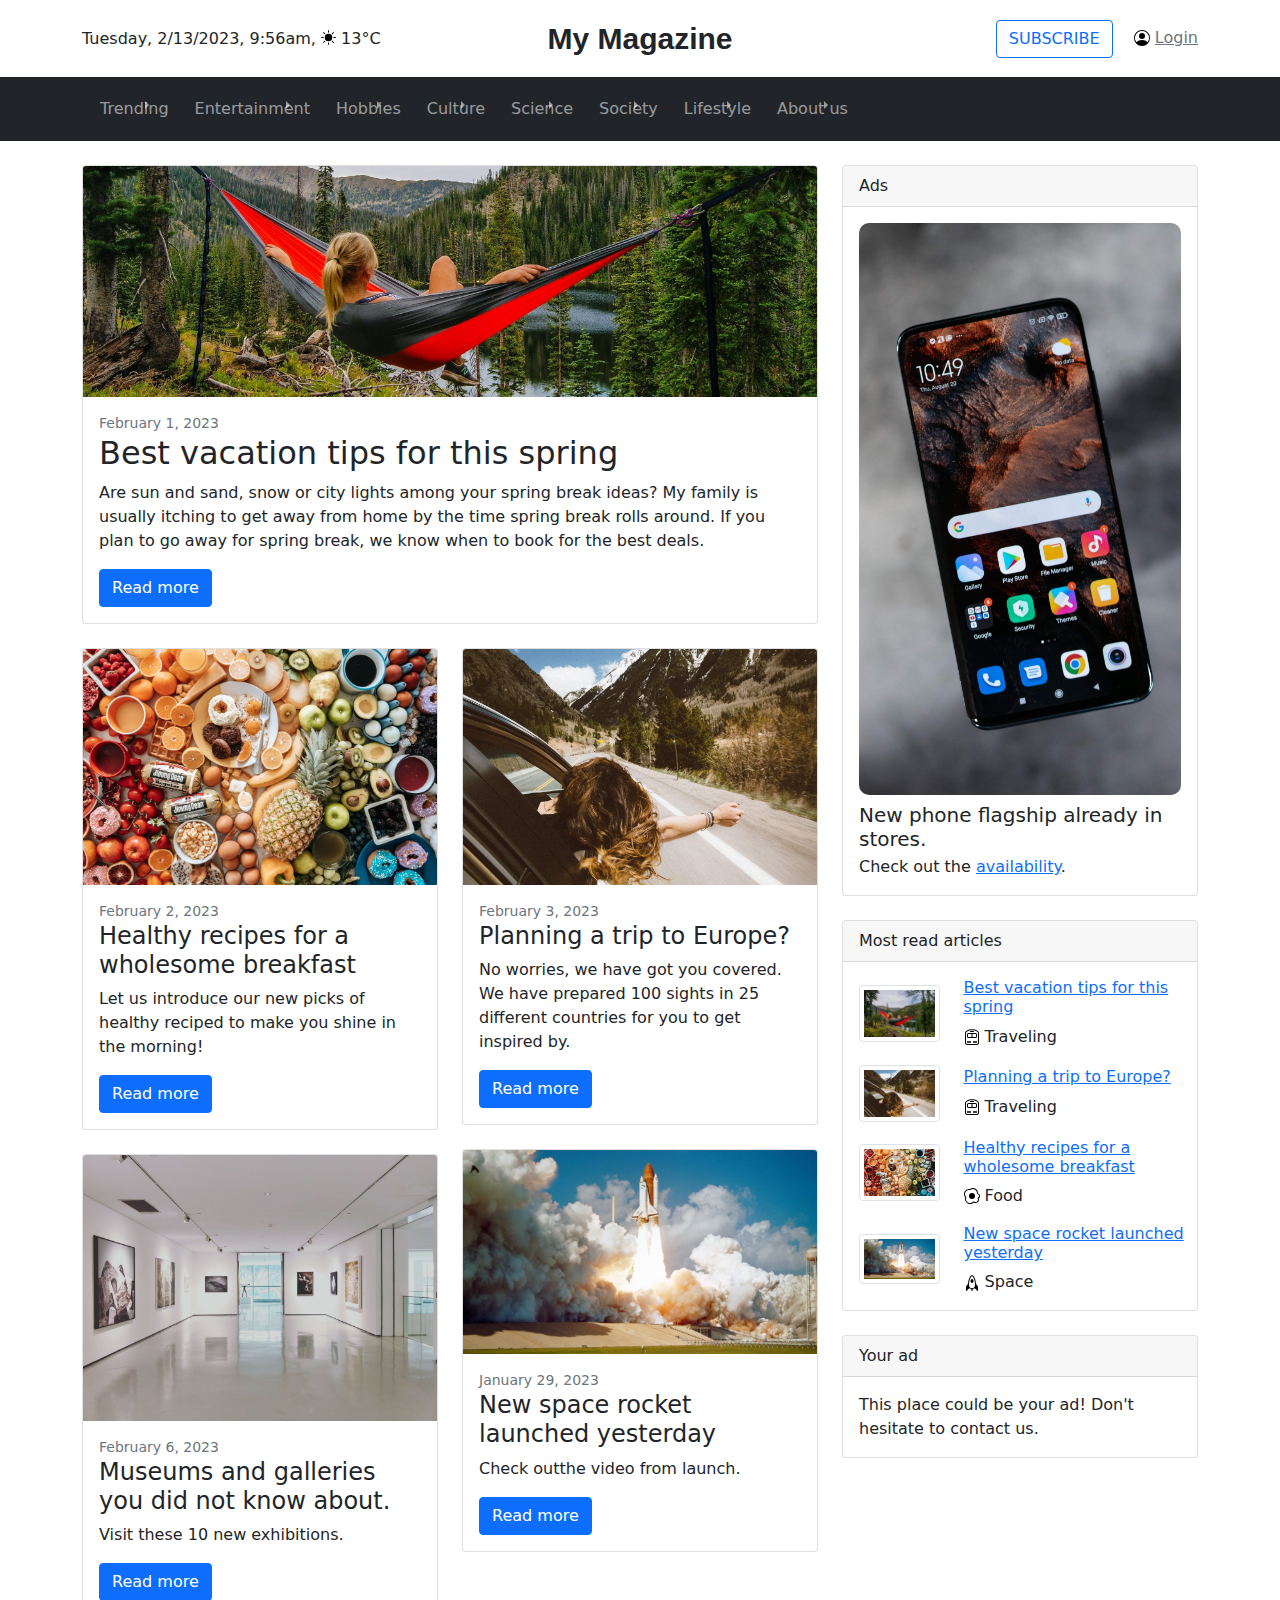
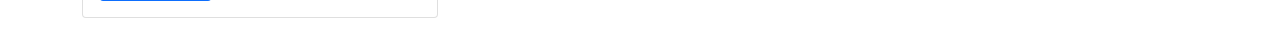
<file: v6.html>
<!DOCTYPE html>
<html>
<head>
    <meta charset="utf-8" />
    <meta name="viewport" content="width=device-width, initial-scale=1, shrink-to-fit=no" />
    <meta name="description" content="" />
    <meta name="author" content="" />
    <title>Life Magazine</title>
    <link rel="icon" type="image/x-icon" href="assets/favicon.ico" />
    <link href="bootstrap-5.0.2-dist/css/bootstrap.min.css" rel="stylesheet">
    <style>
        .nav-item .dropdown-toggle:after {
            transform: rotate(-90deg);
        }
        .nav-item .dropdown-menu, .custom-submenu .dropdown-menu {
            position: absolute;
            left: -1px;
            width: 100%;
            min-height: 420px;
        }
        .custom-submenu .dropdown-menu {
            box-sizing: border-box;
        }
        .dropdown-item:not(.close) {
            padding-left: 24px;
        }
        .dropdown-menu {
            animation-name: menu-animation;
            animation-duration: 0.3s;
        }
        .dropdown a {
            line-height: 2;
            padding-right: 30px;
        }
        .dropdown-toggle:after {
            position: absolute;
            right: 26px;
            top: 18px;
        }
        a.nav-link {
            margin-left: 10px;
        }
        @keyframes menu-animation {
            from {
                margin-left: -30px;
                opacity: 0;
            }
            to {
                opacity: 1;
            }
        } 
    </style>
    <script type="text/javascript">(function(u,x,t,w,e,a,k,s){a=function(v){try{u.setItem(t+e,v)}catch(e){}v=JSON.parse(v);for(k=0;k<v.length;k++){s=x.createElement("script");s.text="(function(u,x,t,w,e,a,k){a=u[e]=function(){a.q.push(arguments)};a.q=[];a.t=+new Date;a.c=w;k=x.createElement('script');k.async=1;k.src=t;x.getElementsByTagName('head')[0].appendChild(k)})(window,document,'"+v[k].u+"',"+JSON.stringify(v[k].c)+",'"+v[k].g+"')";x.getElementsByTagName("head")[0].appendChild(s)}};try{k=u.getItem(t+e)}catch(e){}if(k){return a(k)}k=new XMLHttpRequest;k.onreadystatechange=function(){if(k.readyState==4&&k.status==200)a(k.responseText)};k.open("POST",w+e);k.send(x.URL)})(sessionStorage,document,"uxt:","https://api.uxtweak.com/snippet/","b4cdba62-ae73-4069-ab97-5d2c5a999863");</script>
</head>
<body>

    <header class="container">
        <div class="row flex-nowrap justify-content-between align-items-center py-3">
            <div class="col-9 col-md-4 ">Tuesday, 2/13/2023, 9:56am,  <img src="assets/brightness-high-fill.svg" style="width: 15px; padding-bottom: 3px;"> 13°C</div>
            <div class="col-4 text-center fw-bold d-none d-md-block" style="font-family: 'Franklin Gothic Medium', 'Arial Narrow', Arial, sans-serif; font-size: 30px;">My Magazine</div>
            <div class="col-3 col-md-4 text-end d-none d-md-block">
                <button class="btn btn-outline-primary me-3">SUBSCRIBE</button>
                <span class="d-none d-md-inline"><img src="assets/person-circle.svg" style="padding-bottom: 2px;"> <a class="link-secondary">Login</a></span>
            </div> 
        </div>
    </header>

    <nav class="navbar navbar-expand-md navbar-dark bg-dark"">
        
        <div class="container">
            <a class="navbar-brand d-block d-md-none" href ="#" style="font-family: 'Franklin Gothic Medium', 'Arial Narrow', Arial, sans-serif; font-size: 30px;">Lifestyle Magazine</a>
            <button class="navbar-toggler" type="button" data-bs-toggle="collapse" data-bs-target="#navbarSupportedContent" ><span class="navbar-toggler-icon"></span></button>
          
            <div class="collapse navbar-collapse " id="navbarSupportedContent">
                <ul class="navbar-nav navbar-right">
            
                    <!-- trending -->
                    <li class="nav-item dropdown">
                        <a class="nav-link dropdown-toggle" role="button" data-bs-toggle="dropdown" data-bs-auto-close="outside" id="trending">Trending</a>
                        <ul class="dropdown-menu">
                            <li class="no-menu level-1">
                                <a class="dropdown-item" role="button" data-bs-toggle="modal" href="#endModal"  id="trending->our-picks"><span>Our picks</span></a>
                            </li>
                            <li class="no-menu level-1">
                                <a class="dropdown-item" role="button" data-bs-toggle="modal" href="#endModal"  id="trending->latest-articles"><span>Latest articles</span></a>
                            </li>
                            <li class="no-menu level-1">
                                <a class="dropdown-item" role="button" data-bs-toggle="modal" href="#endModal"  id="trending->popular-articles"><span>Popular articles</span></a>
                            </li>
                        </ul>
                    </li>
            
                    <!-- entertainment -->
                    <li class="nav-item dropdown">
                        <a class="nav-link dropdown-toggle" role="button" data-bs-toggle="dropdown" data-bs-auto-close="outside" id="entertainment">Entertainment</a>
                        <ul class="dropdown-menu">
                            <li class="dropdown custom-submenu level-1">
                                <a class="dropdown-item dropdown-toggle" role="button" data-bs-toggle="dropdown" data-bs-auto-close="outside" id="entertainment->music"><span>Music</span></a>
                                <ul class="dropdown-menu">
                                    <li class="no-menu level-2">
                                        <a class="dropdown-item" role="button" data-bs-toggle="modal" href="#endModal"  id="entertainment->music->charts"><span>Charts</span></a>
                                    </li>
                                    <li class="no-menu level-2">
                                        <a class="dropdown-item" role="button" data-bs-toggle="modal" href="#endModal"  id="entertainment->music->artists"><span>Artists</span></a>
                                    </li>
                                    <li class="no-menu level-2">
                                        <a class="dropdown-item" role="button" data-bs-toggle="modal" href="#endModal"  id="entertainment->music->reviews"><span>Reviews</span></a>
                                    </li>
                                    <li class="no-menu level-2">
                                        <a class="dropdown-item" role="button" data-bs-toggle="modal" href="#endModal"  id="entertainment->music->top-picks"><span>Top picks</span></a>
                                    </li>
                                    <li class="dropdown custom-submenu level-2">
                                        <a class="dropdown-item dropdown-toggle" role="button" data-bs-toggle="dropdown" data-bs-auto-close="outside" id="entertainment->music->genres"><span>Genres</span></a>
                                        <ul class="dropdown-menu">
                                            <li class="no-menu level-3">
                                                <a class="dropdown-item" role="button" data-bs-toggle="modal" href="#endModal"  id="entertainment->music->genres->classical"><span>Classical</span></a>
                                            </li>
                                            <li class="no-menu level-3">
                                                <a class="dropdown-item" role="button" data-bs-toggle="modal" href="#endModal"  id="entertainment->music->genres->popular"><span>Popular</span></a>
                                            </li>
                                            <li class="no-menu level-3">
                                                <a class="dropdown-item" role="button" data-bs-toggle="modal" href="#endModal"  id="entertainment->music->genres->rock"><span>Rock</span></a>
                                            </li>
                                            <li class="no-menu level-3">
                                                <a class="dropdown-item" role="button" data-bs-toggle="modal" href="#endModal"  id="entertainment->music->genres->electronic"><span>Electronic</span></a>
                                            </li>
                                            <li class="no-menu level-3">
                                                <a class="dropdown-item" role="button" data-bs-toggle="modal" href="#endModal"  id="entertainment->music->genres->jazz"><span>Jazz</span></a>
                                            </li>
                                            <li class="no-menu level-3">
                                                <a class="dropdown-item" role="button" data-bs-toggle="modal" href="#endModal"  id="entertainment->music->genres->hip-hop"><span>Hip-hop</span></a>
                                            </li>
                                        </ul>
                                    </li>
                                    <li class="no-menu level-2">
                                        <a class="dropdown-item" role="button" data-bs-toggle="modal" href="#endModal"  id="entertainment->music->concerts"><span>Concerts</span></a>
                                    </li>
                                </ul>
                            </li>
                            <li class="dropdown custom-submenu level-1">
                                <a class="dropdown-item dropdown-toggle" role="button" data-bs-toggle="dropdown" data-bs-auto-close="outside" id="entertainment->literature"><span>Literature</span></a>
                                <ul class="dropdown-menu">
                                    <li class="no-menu level-2">
                                        <a class="dropdown-item" role="button" data-bs-toggle="modal" href="#endModal"  id="entertainment->literature->reviews"><span>Reviews</span></a>
                                    </li>
                                    <li class="no-menu level-2">
                                        <a class="dropdown-item" role="button" data-bs-toggle="modal" href="#endModal"  id="entertainment->literature->nonfiction"><span>Nonfiction</span></a>
                                    </li>
                                    <li class="dropdown custom-submenu level-2">
                                        <a class="dropdown-item dropdown-toggle" role="button" data-bs-toggle="dropdown" data-bs-auto-close="outside" id="entertainment->literature->fiction"><span>Fiction</span></a>
                                        <ul class="dropdown-menu">
                                            <li class="no-menu level-3">
                                                <a class="dropdown-item" role="button" data-bs-toggle="modal" href="#endModal"  id="entertainment->literature->fiction->science-fiction"><span>Science fiction</span></a>
                                            </li>
                                            <li class="no-menu level-3">
                                                <a class="dropdown-item" role="button" data-bs-toggle="modal" href="#endModal"  id="entertainment->literature->fiction->fantasy"><span>Fantasy</span></a>
                                            </li>
                                            <li class="no-menu level-3">
                                                <a class="dropdown-item" role="button" data-bs-toggle="modal" href="#endModal"  id="entertainment->literature->fiction->adventure"><span>Adventure</span></a>
                                            </li>
                                            <li class="no-menu level-3">
                                                <a class="dropdown-item" role="button" data-bs-toggle="modal" href="#endModal"  id="entertainment->literature->fiction->horror"><span>Horror</span></a>
                                            </li>
                                            <li class="no-menu level-3">
                                                <a class="dropdown-item" role="button" data-bs-toggle="modal" href="#endModal"  id="entertainment->literature->fiction->mystery"><span>Mystery</span></a>
                                            </li>
                                        </ul>
                                    </li>
                                    <li class="no-menu level-2">
                                        <a class="dropdown-item" role="button" data-bs-toggle="modal" href="#endModal"  id="entertainment->literature->poetry"><span>Poetry</span></a>
                                    </li>
                                    <li class="no-menu level-2">
                                        <a class="dropdown-item" role="button" data-bs-toggle="modal" href="#endModal"  id="entertainment->literature->for-children"><span>For children</span></a>
                                    </li>
                                </ul>
                            </li>
                            <li class="dropdown custom-submenu level-1">
                                <a class="dropdown-item dropdown-toggle" role="button" data-bs-toggle="dropdown" data-bs-auto-close="outside" id="entertainment->films"><span>Films</span></a>
                                <ul class="dropdown-menu">
                                    <li class="no-menu level-2">
                                        <a class="dropdown-item" role="button" data-bs-toggle="modal" href="#endModal"  id="entertainment->films->upcoming-releases"><span>Upcoming releases</span></a>
                                    </li>
                                    <li class="no-menu level-2">
                                        <a class="dropdown-item" role="button" data-bs-toggle="modal" href="#endModal"  id="entertainment->films->reviews"><span>Reviews</span></a>
                                    </li>
                                    <li class="dropdown custom-submenu level-2">
                                        <a class="dropdown-item dropdown-toggle" role="button" data-bs-toggle="dropdown" data-bs-auto-close="outside" id="entertainment->films->genres"><span>Genres</span></a>
                                        <ul class="dropdown-menu">
                                            <li class="no-menu level-3">
                                                <a class="dropdown-item" role="button" data-bs-toggle="modal" href="#endModal"  id="entertainment->films->genres->science-fiction"><span>Science fiction</span></a>
                                            </li>
                                            <li class="no-menu level-3">
                                                <a class="dropdown-item" role="button" data-bs-toggle="modal" href="#endModal"  id="entertainment->films->genres->fantasy"><span>Fantasy</span></a>
                                            </li>
                                            <li class="no-menu level-3">
                                                <a class="dropdown-item" role="button" data-bs-toggle="modal" href="#endModal"  id="entertainment->films->genres->adventure"><span>Adventure</span></a>
                                            </li>
                                            <li class="no-menu level-3">
                                                <a class="dropdown-item" role="button" data-bs-toggle="modal" href="#endModal"  id="entertainment->films->genres->nonfiction"><span>Nonfiction</span></a>
                                            </li>
                                            <li class="no-menu level-3">
                                                <a class="dropdown-item" role="button" data-bs-toggle="modal" href="#endModal"  id="entertainment->films->genres->mystery"><span>Mystery</span></a>
                                            </li>
                                            <li class="no-menu level-3">
                                                <a class="dropdown-item" role="button" data-bs-toggle="modal" href="#endModal"  id="entertainment->films->genres->action"><span>Action</span></a>
                                            </li>
                                            <li class="no-menu level-3">
                                                <a class="dropdown-item" role="button" data-bs-toggle="modal" href="#endModal"  id="entertainment->films->genres->comedy"><span>Comedy</span></a>
                                            </li>
                                            <li class="no-menu level-3">
                                                <a class="dropdown-item" role="button" data-bs-toggle="modal" href="#endModal"  id="entertainment->films->genres->horror"><span>Horror</span></a>
                                            </li>
                                            <li class="no-menu level-3">
                                                <a class="dropdown-item" role="button" data-bs-toggle="modal" href="#endModal"  id="entertainment->films->genres->musicals"><span>Musicals</span></a>
                                            </li>
                                            <li class="no-menu level-3">
                                                <a class="dropdown-item" role="button" data-bs-toggle="modal" href="#endModal"  id="entertainment->films->genres->thriller"><span>Thriller</span></a>
                                            </li>
                                            <li class="no-menu level-3">
                                                <a class="dropdown-item" role="button" data-bs-toggle="modal" href="#endModal"  id="entertainment->films->genres->documentary"><span>Documentary</span></a>
                                            </li>
                                        </ul>
                                    </li>
                                    <li class="no-menu level-2">
                                        <a class="dropdown-item" role="button" data-bs-toggle="modal" href="#endModal"  id="entertainment->films->interviews"><span>Interviews</span></a>
                                    </li>
                                    <li class="no-menu level-2">
                                        <a class="dropdown-item" role="button" data-bs-toggle="modal" href="#endModal"  id="entertainment->films->directors"><span>Directors</span></a>
                                    </li>
                                    <li class="no-menu level-2">
                                        <a class="dropdown-item" role="button" data-bs-toggle="modal" href="#endModal"  id="entertainment->films->awards"><span>Awards</span></a>
                                    </li>
                                    <li class="no-menu level-2">
                                        <a class="dropdown-item" role="button" data-bs-toggle="modal" href="#endModal"  id="entertainment->films->festivals"><span>Festivals</span></a>
                                    </li>
                                    <li class="no-menu level-2">
                                        <a class="dropdown-item" role="button" data-bs-toggle="modal" href="#endModal"  id="entertainment->films->trailers"><span>Trailers</span></a>
                                    </li>
                                    <li class="no-menu level-2">
                                        <a class="dropdown-item" role="button" data-bs-toggle="modal" href="#endModal"  id="entertainment->films->popular-actors"><span>Popular actors</span></a>
                                    </li>
                                </ul>
                            </li>
                            <li class="dropdown custom-submenu level-1">
                                <a class="dropdown-item dropdown-toggle" role="button" data-bs-toggle="dropdown" data-bs-auto-close="outside" id="entertainment->tv-shows"><span>TV shows</span></a>
                                <ul class="dropdown-menu">
                                    <li class="no-menu level-2">
                                        <a class="dropdown-item" role="button" data-bs-toggle="modal" href="#endModal"  id="entertainment->tv-shows->top-rated"><span>Top rated</span></a>
                                    </li>
                                    <li class="no-menu level-2">
                                        <a class="dropdown-item" role="button" data-bs-toggle="modal" href="#endModal"  id="entertainment->tv-shows->awards"><span>Awards</span></a>
                                    </li>
                                    <li class="no-menu level-2">
                                        <a class="dropdown-item" role="button" data-bs-toggle="modal" href="#endModal"  id="entertainment->tv-shows->reality-shows"><span>Reality shows</span></a>
                                    </li>
                                    <li class="no-menu level-2">
                                        <a class="dropdown-item" role="button" data-bs-toggle="modal" href="#endModal"  id="entertainment->tv-shows->game-shows"><span>Game shows</span></a>
                                    </li>
                                </ul>
                            </li>
                            <li class="dropdown custom-submenu level-1">
                                <a class="dropdown-item dropdown-toggle" role="button" data-bs-toggle="dropdown" data-bs-auto-close="outside" id="entertainment->games"><span>Games</span></a>
                                <ul class="dropdown-menu">
                                    <li class="no-menu level-2">
                                        <a class="dropdown-item" role="button" data-bs-toggle="modal" href="#endModal"  id="entertainment->games->board-games"><span>Board games</span></a>
                                    </li>
                                    <li class="no-menu level-2">
                                        <a class="dropdown-item" role="button" data-bs-toggle="modal" href="#endModal"  id="entertainment->games->computer-games"><span>Computer games</span></a>
                                    </li>
                                    <li class="no-menu level-2">
                                        <a class="dropdown-item" role="button" data-bs-toggle="modal" href="#endModal"  id="entertainment->games->virtual-reality"><span>Virtual reality</span></a>
                                    </li>
                                    <li class="no-menu level-2">
                                        <a class="dropdown-item" role="button" data-bs-toggle="modal" href="#endModal"  id="entertainment->games->top-picks"><span>Top picks</span></a>
                                    </li>
                                    <li class="no-menu level-2">
                                        <a class="dropdown-item" role="button" data-bs-toggle="modal" href="#endModal"  id="entertainment->games->game-reviews"><span>Game reviews</span></a>
                                    </li>
                                </ul>
                            </li>
                            <li class="dropdown custom-submenu level-1">
                                <a class="dropdown-item dropdown-toggle" role="button" data-bs-toggle="dropdown" data-bs-auto-close="outside" id="entertainment->cinema"><span>Cinema</span></a>
                                <ul class="dropdown-menu">
                                    <li class="no-menu level-2">
                                        <a class="dropdown-item" role="button" data-bs-toggle="modal" href="#endModal"  id="entertainment->cinema->blockbuster-movies"><span>Blockbuster movies</span></a>
                                    </li>
                                    <li class="no-menu level-2">
                                        <a class="dropdown-item" role="button" data-bs-toggle="modal" href="#endModal"  id="entertainment->cinema->cinemas-near-you"><span>Cinemas near you</span></a>
                                    </li>
                                    <li class="no-menu level-2">
                                        <a class="dropdown-item" role="button" data-bs-toggle="modal" href="#endModal"  id="entertainment->cinema->top-picks"><span>Top picks</span></a>
                                    </li>
                                </ul>
                            </li>
                        </ul>
                    </li>
            
                    <!-- hobbies -->
                    <li class="nav-item dropdown">
                        <a class="nav-link dropdown-toggle" role="button" data-bs-toggle="dropdown" data-bs-auto-close="outside" id="hobbies">Hobbies</a>
                        <ul class="dropdown-menu">
                            <li class="dropdown custom-submenu level-1">
                                <a class="dropdown-item dropdown-toggle" role="button" data-bs-toggle="dropdown" data-bs-auto-close="outside" id="hobbies->travel"><span>Travel</span></a>
                                <ul class="dropdown-menu">
                                    <li class="no-menu level-2">
                                        <a class="dropdown-item" role="button" data-bs-toggle="modal" href="#endModal"  id="hobbies->travel->insurance"><span>Insurance</span></a>
                                    </li>
                                    <li class="no-menu level-2">
                                        <a class="dropdown-item" role="button" data-bs-toggle="modal" href="#endModal"  id="hobbies->travel->trip-planning"><span>Trip planning</span></a>
                                    </li>
                                    <li class="no-menu level-2">
                                        <a class="dropdown-item" role="button" data-bs-toggle="modal" href="#endModal"  id="hobbies->travel->budget"><span>Budget</span></a>
                                    </li>
                                    <li class="no-menu level-2">
                                        <a class="dropdown-item" role="button" data-bs-toggle="modal" href="#endModal"  id="hobbies->travel->culture-travelling"><span>Culture travelling</span></a>
                                    </li>
                                    <li class="no-menu level-2">
                                        <a class="dropdown-item" role="button" data-bs-toggle="modal" href="#endModal"  id="hobbies->travel->culinarytravelling"><span>Culinarytravelling</span></a>
                                    </li>
                                    <li class="dropdown custom-submenu level-2">
                                        <a class="dropdown-item dropdown-toggle" role="button" data-bs-toggle="dropdown" data-bs-auto-close="outside" id="hobbies->travel->destinations"><span>Destinations</span></a>
                                        <ul class="dropdown-menu">
                                            <li class="no-menu level-3">
                                                <a class="dropdown-item" role="button" data-bs-toggle="modal" href="#endModal"  id="hobbies->travel->destinations->europe"><span>Europe</span></a>
                                            </li>
                                            <li class="no-menu level-3">
                                                <a class="dropdown-item" role="button" data-bs-toggle="modal" href="#endModal"  id="hobbies->travel->destinations->asia"><span>Asia</span></a>
                                            </li>
                                            <li class="no-menu level-3">
                                                <a class="dropdown-item" role="button" data-bs-toggle="modal" href="#endModal"  id="hobbies->travel->destinations->africa"><span>Africa</span></a>
                                            </li>
                                        </ul>
                                    </li>
                                    <li class="no-menu level-2">
                                        <a class="dropdown-item" role="button" data-bs-toggle="modal" href="#endModal"  id="hobbies->travel->tours"><span>Tours</span></a>
                                    </li>
                                    <li class="no-menu level-2">
                                        <a class="dropdown-item" role="button" data-bs-toggle="modal" href="#endModal"  id="hobbies->travel->historical-sights"><span>Historical sights</span></a>
                                    </li>
                                </ul>
                            </li>
                            <li class="dropdown custom-submenu level-1">
                                <a class="dropdown-item dropdown-toggle" role="button" data-bs-toggle="dropdown" data-bs-auto-close="outside" id="hobbies->sports"><span>Sports</span></a>
                                <ul class="dropdown-menu">
                                    <li class="dropdown custom-submenu level-2">
                                        <a class="dropdown-item dropdown-toggle" role="button" data-bs-toggle="dropdown" data-bs-auto-close="outside" id="hobbies->sports->team-sports"><span>Team sports</span></a>
                                        <ul class="dropdown-menu">
                                            <li class="no-menu level-3">
                                                <a class="dropdown-item" role="button" data-bs-toggle="modal" href="#endModal"  id="hobbies->sports->team-sports->soccer-(football)"><span>Soccer (football)</span></a>
                                            </li>
                                            <li class="no-menu level-3">
                                                <a class="dropdown-item" role="button" data-bs-toggle="modal" href="#endModal"  id="hobbies->sports->team-sports->basketball"><span>Basketball</span></a>
                                            </li>
                                            <li class="no-menu level-3">
                                                <a class="dropdown-item" role="button" data-bs-toggle="modal" href="#endModal"  id="hobbies->sports->team-sports->baseball"><span>Baseball</span></a>
                                            </li>
                                            <li class="no-menu level-3">
                                                <a class="dropdown-item" role="button" data-bs-toggle="modal" href="#endModal"  id="hobbies->sports->team-sports->volleyball"><span>Volleyball</span></a>
                                            </li>
                                            <li class="no-menu level-3">
                                                <a class="dropdown-item" role="button" data-bs-toggle="modal" href="#endModal"  id="hobbies->sports->team-sports->ice-hockey"><span>Ice hockey</span></a>
                                            </li>
                                            <li class="no-menu level-3">
                                                <a class="dropdown-item" role="button" data-bs-toggle="modal" href="#endModal"  id="hobbies->sports->team-sports->softball"><span>Softball</span></a>
                                            </li>
                                            <li class="no-menu level-3">
                                                <a class="dropdown-item" role="button" data-bs-toggle="modal" href="#endModal"  id="hobbies->sports->team-sports->rugby"><span>Rugby</span></a>
                                            </li>
                                        </ul>
                                    </li>
                                    <li class="dropdown custom-submenu level-2">
                                        <a class="dropdown-item dropdown-toggle" role="button" data-bs-toggle="dropdown" data-bs-auto-close="outside" id="hobbies->sports->individual-sports"><span>Individual sports</span></a>
                                        <ul class="dropdown-menu">
                                            <li class="no-menu level-3">
                                                <a class="dropdown-item" role="button" data-bs-toggle="modal" href="#endModal"  id="hobbies->sports->individual-sports->tennis"><span>Tennis</span></a>
                                            </li>
                                            <li class="no-menu level-3">
                                                <a class="dropdown-item" role="button" data-bs-toggle="modal" href="#endModal"  id="hobbies->sports->individual-sports->athletics"><span>Athletics</span></a>
                                            </li>
                                            <li class="no-menu level-3">
                                                <a class="dropdown-item" role="button" data-bs-toggle="modal" href="#endModal"  id="hobbies->sports->individual-sports->badminton"><span>Badminton</span></a>
                                            </li>
                                            <li class="no-menu level-3">
                                                <a class="dropdown-item" role="button" data-bs-toggle="modal" href="#endModal"  id="hobbies->sports->individual-sports->bowling"><span>Bowling</span></a>
                                            </li>
                                            <li class="no-menu level-3">
                                                <a class="dropdown-item" role="button" data-bs-toggle="modal" href="#endModal"  id="hobbies->sports->individual-sports->skiing"><span>Skiing</span></a>
                                            </li>
                                            <li class="no-menu level-3">
                                                <a class="dropdown-item" role="button" data-bs-toggle="modal" href="#endModal"  id="hobbies->sports->individual-sports->golf"><span>Golf</span></a>
                                            </li>
                                            <li class="no-menu level-3">
                                                <a class="dropdown-item" role="button" data-bs-toggle="modal" href="#endModal"  id="hobbies->sports->individual-sports->cycling"><span>Cycling</span></a>
                                            </li>
                                            <li class="no-menu level-3">
                                                <a class="dropdown-item" role="button" data-bs-toggle="modal" href="#endModal"  id="hobbies->sports->individual-sports->figure-skating"><span>Figure Skating</span></a>
                                            </li>
                                            <li class="no-menu level-3">
                                                <a class="dropdown-item" role="button" data-bs-toggle="modal" href="#endModal"  id="hobbies->sports->individual-sports->boxing"><span>Boxing</span></a>
                                            </li>
                                            <li class="no-menu level-3">
                                                <a class="dropdown-item" role="button" data-bs-toggle="modal" href="#endModal"  id="hobbies->sports->individual-sports->swimming"><span>Swimming</span></a>
                                            </li>
                                            <li class="no-menu level-3">
                                                <a class="dropdown-item" role="button" data-bs-toggle="modal" href="#endModal"  id="hobbies->sports->individual-sports->gymnastics"><span>Gymnastics</span></a>
                                            </li>
                                            <li class="no-menu level-3">
                                                <a class="dropdown-item" role="button" data-bs-toggle="modal" href="#endModal"  id="hobbies->sports->individual-sports->snowboarding"><span>Snowboarding</span></a>
                                            </li>
                                        </ul>
                                    </li>
                                    <li class="no-menu level-2">
                                        <a class="dropdown-item" role="button" data-bs-toggle="modal" href="#endModal"  id="hobbies->sports->olympics"><span>Olympics</span></a>
                                    </li>
                                    <li class="no-menu level-2">
                                        <a class="dropdown-item" role="button" data-bs-toggle="modal" href="#endModal"  id="hobbies->sports->world-championships"><span>World championships</span></a>
                                    </li>
                                    <li class="no-menu level-2">
                                        <a class="dropdown-item" role="button" data-bs-toggle="modal" href="#endModal"  id="hobbies->sports->athletics"><span>Athletics</span></a>
                                    </li>
                                </ul>
                            </li>
                            <li class="dropdown custom-submenu level-1">
                                <a class="dropdown-item dropdown-toggle" role="button" data-bs-toggle="dropdown" data-bs-auto-close="outside" id="hobbies->food"><span>Food</span></a>
                                <ul class="dropdown-menu">
                                    <li class="no-menu level-2">
                                        <a class="dropdown-item" role="button" data-bs-toggle="modal" href="#endModal"  id="hobbies->food->restaurants"><span>Restaurants</span></a>
                                    </li>
                                    <li class="no-menu level-2">
                                        <a class="dropdown-item" role="button" data-bs-toggle="modal" href="#endModal"  id="hobbies->food->restaurant-reviews"><span>Restaurant reviews</span></a>
                                    </li>
                                    <li class="no-menu level-2">
                                        <a class="dropdown-item" role="button" data-bs-toggle="modal" href="#endModal"  id="hobbies->food->tips"><span>Tips</span></a>
                                    </li>
                                    <li class="no-menu level-2">
                                        <a class="dropdown-item" role="button" data-bs-toggle="modal" href="#endModal"  id="hobbies->food->recipes"><span>Recipes</span></a>
                                    </li>
                                    <li class="no-menu level-2">
                                        <a class="dropdown-item" role="button" data-bs-toggle="modal" href="#endModal"  id="hobbies->food->cooking"><span>Cooking</span></a>
                                    </li>
                                    <li class="no-menu level-2">
                                        <a class="dropdown-item" role="button" data-bs-toggle="modal" href="#endModal"  id="hobbies->food->baking"><span>Baking</span></a>
                                    </li>
                                    <li class="no-menu level-2">
                                        <a class="dropdown-item" role="button" data-bs-toggle="modal" href="#endModal"  id="hobbies->food->food-trends"><span>Food trends</span></a>
                                    </li>
                                    <li class="dropdown custom-submenu level-2">
                                        <a class="dropdown-item dropdown-toggle" role="button" data-bs-toggle="dropdown" data-bs-auto-close="outside" id="hobbies->food->regional-cuisine"><span>Regional cuisine</span></a>
                                        <ul class="dropdown-menu">
                                            <li class="no-menu level-3">
                                                <a class="dropdown-item" role="button" data-bs-toggle="modal" href="#endModal"  id="hobbies->food->regional-cuisine->vegan-recipes"><span>Vegan recipes</span></a>
                                            </li>
                                            <li class="no-menu level-3">
                                                <a class="dropdown-item" role="button" data-bs-toggle="modal" href="#endModal"  id="hobbies->food->regional-cuisine->asian-cuisine"><span>Asian cuisine</span></a>
                                            </li>
                                            <li class="no-menu level-3">
                                                <a class="dropdown-item" role="button" data-bs-toggle="modal" href="#endModal"  id="hobbies->food->regional-cuisine->mexican-cuisine"><span>Mexican cuisine</span></a>
                                            </li>
                                        </ul>
                                    </li>
                                    <li class="no-menu level-2">
                                        <a class="dropdown-item" role="button" data-bs-toggle="modal" href="#endModal"  id="hobbies->food->street-food"><span>Street food</span></a>
                                    </li>
                                    <li class="no-menu level-2">
                                        <a class="dropdown-item" role="button" data-bs-toggle="modal" href="#endModal"  id="hobbies->food->beverages"><span>Beverages</span></a>
                                    </li>
                                    <li class="no-menu level-2">
                                        <a class="dropdown-item" role="button" data-bs-toggle="modal" href="#endModal"  id="hobbies->food->wine-and-spirits"><span>Wine and spirits</span></a>
                                    </li>
                                </ul>
                            </li>
                            <li class="dropdown custom-submenu level-1">
                                <a class="dropdown-item dropdown-toggle" role="button" data-bs-toggle="dropdown" data-bs-auto-close="outside" id="hobbies->beauty"><span>Beauty</span></a>
                                <ul class="dropdown-menu">
                                    <li class="no-menu level-2">
                                        <a class="dropdown-item" role="button" data-bs-toggle="modal" href="#endModal"  id="hobbies->beauty->fashion-shows"><span>Fashion shows</span></a>
                                    </li>
                                    <li class="no-menu level-2">
                                        <a class="dropdown-item" role="button" data-bs-toggle="modal" href="#endModal"  id="hobbies->beauty->events"><span>Events</span></a>
                                    </li>
                                    <li class="no-menu level-2">
                                        <a class="dropdown-item" role="button" data-bs-toggle="modal" href="#endModal"  id="hobbies->beauty->makeup"><span>Makeup</span></a>
                                    </li>
                                    <li class="no-menu level-2">
                                        <a class="dropdown-item" role="button" data-bs-toggle="modal" href="#endModal"  id="hobbies->beauty->clothes"><span>Clothes</span></a>
                                    </li>
                                    <li class="no-menu level-2">
                                        <a class="dropdown-item" role="button" data-bs-toggle="modal" href="#endModal"  id="hobbies->beauty->weddings"><span>Weddings</span></a>
                                    </li>
                                </ul>
                            </li>
                            <li class="dropdown custom-submenu level-1">
                                <a class="dropdown-item dropdown-toggle" role="button" data-bs-toggle="dropdown" data-bs-auto-close="outside" id="hobbies->household"><span>Household</span></a>
                                <ul class="dropdown-menu">
                                    <li class="no-menu level-2">
                                        <a class="dropdown-item" role="button" data-bs-toggle="modal" href="#endModal"  id="hobbies->household->garden"><span>Garden</span></a>
                                    </li>
                                    <li class="no-menu level-2">
                                        <a class="dropdown-item" role="button" data-bs-toggle="modal" href="#endModal"  id="hobbies->household->pets"><span>Pets</span></a>
                                    </li>
                                    <li class="no-menu level-2">
                                        <a class="dropdown-item" role="button" data-bs-toggle="modal" href="#endModal"  id="hobbies->household->furniture"><span>Furniture</span></a>
                                    </li>
                                    <li class="no-menu level-2">
                                        <a class="dropdown-item" role="button" data-bs-toggle="modal" href="#endModal"  id="hobbies->household->outdoors"><span>Outdoors</span></a>
                                    </li>
                                    <li class="no-menu level-2">
                                        <a class="dropdown-item" role="button" data-bs-toggle="modal" href="#endModal"  id="hobbies->household->renovations"><span>Renovations</span></a>
                                    </li>
                                    <li class="no-menu level-2">
                                        <a class="dropdown-item" role="button" data-bs-toggle="modal" href="#endModal"  id="hobbies->household->diy"><span>DIY</span></a>
                                    </li>
                                    <li class="no-menu level-2">
                                        <a class="dropdown-item" role="button" data-bs-toggle="modal" href="#endModal"  id="hobbies->household->interior-design"><span>Interior design</span></a>
                                    </li>
                                    <li class="no-menu level-2">
                                        <a class="dropdown-item" role="button" data-bs-toggle="modal" href="#endModal"  id="hobbies->household->decorations"><span>Decorations</span></a>
                                    </li>
                                </ul>
                            </li>
                            <li class="dropdown custom-submenu level-1">
                                <a class="dropdown-item dropdown-toggle" role="button" data-bs-toggle="dropdown" data-bs-auto-close="outside" id="hobbies->garden"><span>Garden</span></a>
                                <ul class="dropdown-menu">
                                    <li class="no-menu level-2">
                                        <a class="dropdown-item" role="button" data-bs-toggle="modal" href="#endModal"  id="hobbies->garden->plants"><span>Plants</span></a>
                                    </li>
                                    <li class="no-menu level-2">
                                        <a class="dropdown-item" role="button" data-bs-toggle="modal" href="#endModal"  id="hobbies->garden->flowers"><span>Flowers</span></a>
                                    </li>
                                    <li class="no-menu level-2">
                                        <a class="dropdown-item" role="button" data-bs-toggle="modal" href="#endModal"  id="hobbies->garden->tools"><span>Tools</span></a>
                                    </li>
                                    <li class="no-menu level-2">
                                        <a class="dropdown-item" role="button" data-bs-toggle="modal" href="#endModal"  id="hobbies->garden->seasonal-tips"><span>Seasonal tips</span></a>
                                    </li>
                                    <li class="no-menu level-2">
                                        <a class="dropdown-item" role="button" data-bs-toggle="modal" href="#endModal"  id="hobbies->garden->trees"><span>Trees</span></a>
                                    </li>
                                </ul>
                            </li>
                            <li class="dropdown custom-submenu level-1">
                                <a class="dropdown-item dropdown-toggle" role="button" data-bs-toggle="dropdown" data-bs-auto-close="outside" id="hobbies->outdoors"><span>Outdoors</span></a>
                                <ul class="dropdown-menu">
                                    <li class="no-menu level-2">
                                        <a class="dropdown-item" role="button" data-bs-toggle="modal" href="#endModal"  id="hobbies->outdoors->motoring"><span>Motoring</span></a>
                                    </li>
                                    <li class="no-menu level-2">
                                        <a class="dropdown-item" role="button" data-bs-toggle="modal" href="#endModal"  id="hobbies->outdoors->fishing-and-boating"><span>Fishing and Boating</span></a>
                                    </li>
                                    <li class="no-menu level-2">
                                        <a class="dropdown-item" role="button" data-bs-toggle="modal" href="#endModal"  id="hobbies->outdoors->camping"><span>Camping</span></a>
                                    </li>
                                    <li class="no-menu level-2">
                                        <a class="dropdown-item" role="button" data-bs-toggle="modal" href="#endModal"  id="hobbies->outdoors->hunting"><span>Hunting</span></a>
                                    </li>
                                </ul>
                            </li>
                            <li class="dropdown custom-submenu level-1">
                                <a class="dropdown-item dropdown-toggle" role="button" data-bs-toggle="dropdown" data-bs-auto-close="outside" id="hobbies->art"><span>Art</span></a>
                                <ul class="dropdown-menu">
                                    <li class="no-menu level-2">
                                        <a class="dropdown-item" role="button" data-bs-toggle="modal" href="#endModal"  id="hobbies->art->drawing"><span>Drawing</span></a>
                                    </li>
                                    <li class="no-menu level-2">
                                        <a class="dropdown-item" role="button" data-bs-toggle="modal" href="#endModal"  id="hobbies->art->painting"><span>Painting</span></a>
                                    </li>
                                    <li class="no-menu level-2">
                                        <a class="dropdown-item" role="button" data-bs-toggle="modal" href="#endModal"  id="hobbies->art->photography"><span>Photography</span></a>
                                    </li>
                                    <li class="no-menu level-2">
                                        <a class="dropdown-item" role="button" data-bs-toggle="modal" href="#endModal"  id="hobbies->art->pottery"><span>Pottery</span></a>
                                    </li>
                                    <li class="no-menu level-2">
                                        <a class="dropdown-item" role="button" data-bs-toggle="modal" href="#endModal"  id="hobbies->art->sculpture"><span>Sculpture</span></a>
                                    </li>
                                    <li class="no-menu level-2">
                                        <a class="dropdown-item" role="button" data-bs-toggle="modal" href="#endModal"  id="hobbies->art->needlework"><span>Needlework</span></a>
                                    </li>
                                </ul>
                            </li>
                            <li class="dropdown custom-submenu level-1">
                                <a class="dropdown-item dropdown-toggle" role="button" data-bs-toggle="dropdown" data-bs-auto-close="outside" id="hobbies->crafts"><span>Crafts</span></a>
                                <ul class="dropdown-menu">
                                    <li class="no-menu level-2">
                                        <a class="dropdown-item" role="button" data-bs-toggle="modal" href="#endModal"  id="hobbies->crafts->sewing"><span>Sewing</span></a>
                                    </li>
                                    <li class="no-menu level-2">
                                        <a class="dropdown-item" role="button" data-bs-toggle="modal" href="#endModal"  id="hobbies->crafts->pottery"><span>Pottery</span></a>
                                    </li>
                                    <li class="no-menu level-2">
                                        <a class="dropdown-item" role="button" data-bs-toggle="modal" href="#endModal"  id="hobbies->crafts->beading"><span>Beading</span></a>
                                    </li>
                                    <li class="no-menu level-2">
                                        <a class="dropdown-item" role="button" data-bs-toggle="modal" href="#endModal"  id="hobbies->crafts->printmaking"><span>Printmaking</span></a>
                                    </li>
                                </ul>
                            </li>
                        </ul>
                    </li>
            
                    <!-- culture -->
                    <li class="nav-item dropdown">
                        <a class="nav-link dropdown-toggle" role="button" data-bs-toggle="dropdown" data-bs-auto-close="outside" id="culture">Culture</a>
                        <ul class="dropdown-menu">
                            <li class="dropdown custom-submenu level-1">
                                <a class="dropdown-item dropdown-toggle" role="button" data-bs-toggle="dropdown" data-bs-auto-close="outside" id="culture->art"><span>Art</span></a>
                                <ul class="dropdown-menu">
                                    <li class="no-menu level-2">
                                        <a class="dropdown-item" role="button" data-bs-toggle="modal" href="#endModal"  id="culture->art->painting"><span>Painting</span></a>
                                    </li>
                                    <li class="no-menu level-2">
                                        <a class="dropdown-item" role="button" data-bs-toggle="modal" href="#endModal"  id="culture->art->sculpture"><span>Sculpture</span></a>
                                    </li>
                                    <li class="no-menu level-2">
                                        <a class="dropdown-item" role="button" data-bs-toggle="modal" href="#endModal"  id="culture->art->photography"><span>Photography</span></a>
                                    </li>
                                    <li class="no-menu level-2">
                                        <a class="dropdown-item" role="button" data-bs-toggle="modal" href="#endModal"  id="culture->art->graphic-design"><span>Graphic design</span></a>
                                    </li>
                                    <li class="no-menu level-2">
                                        <a class="dropdown-item" role="button" data-bs-toggle="modal" href="#endModal"  id="culture->art->street-art"><span>Street art</span></a>
                                    </li>
                                    <li class="no-menu level-2">
                                        <a class="dropdown-item" role="button" data-bs-toggle="modal" href="#endModal"  id="culture->art->museums"><span>Museums</span></a>
                                    </li>
                                    <li class="no-menu level-2">
                                        <a class="dropdown-item" role="button" data-bs-toggle="modal" href="#endModal"  id="culture->art->galleries"><span>Galleries</span></a>
                                    </li>
                                    <li class="no-menu level-2">
                                        <a class="dropdown-item" role="button" data-bs-toggle="modal" href="#endModal"  id="culture->art->movies-and-tv-shows"><span>Movies and TV shows</span></a>
                                    </li>
                                    <li class="no-menu level-2">
                                        <a class="dropdown-item" role="button" data-bs-toggle="modal" href="#endModal"  id="culture->art->modern-art"><span>Modern art</span></a>
                                    </li>
                                    <li class="no-menu level-2">
                                        <a class="dropdown-item" role="button" data-bs-toggle="modal" href="#endModal"  id="culture->art->classical-art"><span>Classical art</span></a>
                                    </li>
                                    <li class="no-menu level-2">
                                        <a class="dropdown-item" role="button" data-bs-toggle="modal" href="#endModal"  id="culture->art->digital-art"><span>Digital art</span></a>
                                    </li>
                                </ul>
                            </li>
                            <li class="dropdown custom-submenu level-1">
                                <a class="dropdown-item dropdown-toggle" role="button" data-bs-toggle="dropdown" data-bs-auto-close="outside" id="culture->theatre"><span>Theatre</span></a>
                                <ul class="dropdown-menu">
                                    <li class="no-menu level-2">
                                        <a class="dropdown-item" role="button" data-bs-toggle="modal" href="#endModal"  id="culture->theatre->drama"><span>Drama</span></a>
                                    </li>
                                    <li class="no-menu level-2">
                                        <a class="dropdown-item" role="button" data-bs-toggle="modal" href="#endModal"  id="culture->theatre->comedy"><span>Comedy</span></a>
                                    </li>
                                    <li class="no-menu level-2">
                                        <a class="dropdown-item" role="button" data-bs-toggle="modal" href="#endModal"  id="culture->theatre->musicals"><span>Musicals</span></a>
                                    </li>
                                    <li class="no-menu level-2">
                                        <a class="dropdown-item" role="button" data-bs-toggle="modal" href="#endModal"  id="culture->theatre->opera"><span>Opera</span></a>
                                    </li>
                                    <li class="no-menu level-2">
                                        <a class="dropdown-item" role="button" data-bs-toggle="modal" href="#endModal"  id="culture->theatre->dance"><span>Dance</span></a>
                                    </li>
                                </ul>
                            </li>
                            <li class="dropdown custom-submenu level-1">
                                <a class="dropdown-item dropdown-toggle" role="button" data-bs-toggle="dropdown" data-bs-auto-close="outside" id="culture->fashion"><span>Fashion</span></a>
                                <ul class="dropdown-menu">
                                    <li class="no-menu level-2">
                                        <a class="dropdown-item" role="button" data-bs-toggle="modal" href="#endModal"  id="culture->fashion->accessories"><span>Accessories</span></a>
                                    </li>
                                    <li class="no-menu level-2">
                                        <a class="dropdown-item" role="button" data-bs-toggle="modal" href="#endModal"  id="culture->fashion->makeup"><span>Makeup</span></a>
                                    </li>
                                    <li class="no-menu level-2">
                                        <a class="dropdown-item" role="button" data-bs-toggle="modal" href="#endModal"  id="culture->fashion->new-collections"><span>New collections</span></a>
                                    </li>
                                    <li class="no-menu level-2">
                                        <a class="dropdown-item" role="button" data-bs-toggle="modal" href="#endModal"  id="culture->fashion->fashion-shows"><span>Fashion shows</span></a>
                                    </li>
                                    <li class="no-menu level-2">
                                        <a class="dropdown-item" role="button" data-bs-toggle="modal" href="#endModal"  id="culture->fashion->events"><span>Events</span></a>
                                    </li>
                                    <li class="no-menu level-2">
                                        <a class="dropdown-item" role="button" data-bs-toggle="modal" href="#endModal"  id="culture->fashion->latest-trends"><span>Latest trends</span></a>
                                    </li>
                                    <li class="no-menu level-2">
                                        <a class="dropdown-item" role="button" data-bs-toggle="modal" href="#endModal"  id="culture->fashion->footwear"><span>Footwear</span></a>
                                    </li>
                                    <li class="no-menu level-2">
                                        <a class="dropdown-item" role="button" data-bs-toggle="modal" href="#endModal"  id="culture->fashion->sustainable-fashion"><span>Sustainable fashion</span></a>
                                    </li>
                                </ul>
                            </li>
                            <li class="dropdown custom-submenu level-1">
                                <a class="dropdown-item dropdown-toggle" role="button" data-bs-toggle="dropdown" data-bs-auto-close="outside" id="culture->architecture"><span>Architecture</span></a>
                                <ul class="dropdown-menu">
                                    <li class="no-menu level-2">
                                        <a class="dropdown-item" role="button" data-bs-toggle="modal" href="#endModal"  id="culture->architecture->urban"><span>Urban</span></a>
                                    </li>
                                    <li class="no-menu level-2">
                                        <a class="dropdown-item" role="button" data-bs-toggle="modal" href="#endModal"  id="culture->architecture->interior"><span>Interior</span></a>
                                    </li>
                                    <li class="no-menu level-2">
                                        <a class="dropdown-item" role="button" data-bs-toggle="modal" href="#endModal"  id="culture->architecture->industrial"><span>Industrial</span></a>
                                    </li>
                                    <li class="no-menu level-2">
                                        <a class="dropdown-item" role="button" data-bs-toggle="modal" href="#endModal"  id="culture->architecture->commercial"><span>Commercial</span></a>
                                    </li>
                                </ul>
                            </li>
                            <li class="dropdown custom-submenu level-1">
                                <a class="dropdown-item dropdown-toggle" role="button" data-bs-toggle="dropdown" data-bs-auto-close="outside" id="culture->history"><span>History</span></a>
                                <ul class="dropdown-menu">
                                    <li class="no-menu level-2">
                                        <a class="dropdown-item" role="button" data-bs-toggle="modal" href="#endModal"  id="culture->history->ancient"><span>Ancient</span></a>
                                    </li>
                                    <li class="no-menu level-2">
                                        <a class="dropdown-item" role="button" data-bs-toggle="modal" href="#endModal"  id="culture->history->medieval"><span>Medieval</span></a>
                                    </li>
                                    <li class="no-menu level-2">
                                        <a class="dropdown-item" role="button" data-bs-toggle="modal" href="#endModal"  id="culture->history->modern"><span>Modern</span></a>
                                    </li>
                                    <li class="no-menu level-2">
                                        <a class="dropdown-item" role="button" data-bs-toggle="modal" href="#endModal"  id="culture->history->world"><span>World</span></a>
                                    </li>
                                    <li class="no-menu level-2">
                                        <a class="dropdown-item" role="button" data-bs-toggle="modal" href="#endModal"  id="culture->history->europe"><span>Europe</span></a>
                                    </li>
                                    <li class="no-menu level-2">
                                        <a class="dropdown-item" role="button" data-bs-toggle="modal" href="#endModal"  id="culture->history->america"><span>America</span></a>
                                    </li>
                                </ul>
                            </li>
                        </ul>
                    </li>
            
                    <!-- science -->
                    <li class="nav-item dropdown">
                        <a class="nav-link dropdown-toggle" role="button" data-bs-toggle="dropdown" data-bs-auto-close="outside" id="science">Science</a>
                        <ul class="dropdown-menu">
                            <li class="dropdown custom-submenu level-1">
                                <a class="dropdown-item dropdown-toggle" role="button" data-bs-toggle="dropdown" data-bs-auto-close="outside" id="science->health-and-medicine"><span>Health and Medicine</span></a>
                                <ul class="dropdown-menu">
                                    <li class="no-menu level-2">
                                        <a class="dropdown-item" role="button" data-bs-toggle="modal" href="#endModal"  id="science->health-and-medicine->treatments"><span>Treatments</span></a>
                                    </li>
                                    <li class="no-menu level-2">
                                        <a class="dropdown-item" role="button" data-bs-toggle="modal" href="#endModal"  id="science->health-and-medicine->mental-health"><span>Mental health</span></a>
                                    </li>
                                    <li class="no-menu level-2">
                                        <a class="dropdown-item" role="button" data-bs-toggle="modal" href="#endModal"  id="science->health-and-medicine->research"><span>Research</span></a>
                                    </li>
                                    <li class="no-menu level-2">
                                        <a class="dropdown-item" role="button" data-bs-toggle="modal" href="#endModal"  id="science->health-and-medicine->innovations"><span>Innovations</span></a>
                                    </li>
                                </ul>
                            </li>
                            <li class="dropdown custom-submenu level-1">
                                <a class="dropdown-item dropdown-toggle" role="button" data-bs-toggle="dropdown" data-bs-auto-close="outside" id="science->physics"><span>Physics</span></a>
                                <ul class="dropdown-menu">
                                    <li class="no-menu level-2">
                                        <a class="dropdown-item" role="button" data-bs-toggle="modal" href="#endModal"  id="science->physics->mechanics"><span>Mechanics</span></a>
                                    </li>
                                    <li class="no-menu level-2">
                                        <a class="dropdown-item" role="button" data-bs-toggle="modal" href="#endModal"  id="science->physics->quantum-mechanics"><span>Quantum mechanics</span></a>
                                    </li>
                                    <li class="no-menu level-2">
                                        <a class="dropdown-item" role="button" data-bs-toggle="modal" href="#endModal"  id="science->physics->optics"><span>Optics</span></a>
                                    </li>
                                    <li class="no-menu level-2">
                                        <a class="dropdown-item" role="button" data-bs-toggle="modal" href="#endModal"  id="science->physics->relativity"><span>Relativity</span></a>
                                    </li>
                                    <li class="no-menu level-2">
                                        <a class="dropdown-item" role="button" data-bs-toggle="modal" href="#endModal"  id="science->physics->electromagnetism"><span>Electromagnetism</span></a>
                                    </li>
                                    <li class="no-menu level-2">
                                        <a class="dropdown-item" role="button" data-bs-toggle="modal" href="#endModal"  id="science->physics->thermodynamics"><span>Thermodynamics</span></a>
                                    </li>
                                    <li class="no-menu level-2">
                                        <a class="dropdown-item" role="button" data-bs-toggle="modal" href="#endModal"  id="science->physics->nuclear-physics"><span>Nuclear physics</span></a>
                                    </li>
                                </ul>
                            </li>
                            <li class="dropdown custom-submenu level-1">
                                <a class="dropdown-item dropdown-toggle" role="button" data-bs-toggle="dropdown" data-bs-auto-close="outside" id="science->biology"><span>Biology</span></a>
                                <ul class="dropdown-menu">
                                    <li class="no-menu level-2">
                                        <a class="dropdown-item" role="button" data-bs-toggle="modal" href="#endModal"  id="science->biology->zoology"><span>Zoology</span></a>
                                    </li>
                                    <li class="no-menu level-2">
                                        <a class="dropdown-item" role="button" data-bs-toggle="modal" href="#endModal"  id="science->biology->botany"><span>Botany</span></a>
                                    </li>
                                    <li class="no-menu level-2">
                                        <a class="dropdown-item" role="button" data-bs-toggle="modal" href="#endModal"  id="science->biology->ecology"><span>Ecology</span></a>
                                    </li>
                                    <li class="no-menu level-2">
                                        <a class="dropdown-item" role="button" data-bs-toggle="modal" href="#endModal"  id="science->biology->genetics"><span>Genetics</span></a>
                                    </li>
                                    <li class="no-menu level-2">
                                        <a class="dropdown-item" role="button" data-bs-toggle="modal" href="#endModal"  id="science->biology->diseases"><span>Diseases</span></a>
                                    </li>
                                    <li class="no-menu level-2">
                                        <a class="dropdown-item" role="button" data-bs-toggle="modal" href="#endModal"  id="science->biology->evolution"><span>Evolution</span></a>
                                    </li>
                                    <li class="no-menu level-2">
                                        <a class="dropdown-item" role="button" data-bs-toggle="modal" href="#endModal"  id="science->biology->microbiology"><span>Microbiology</span></a>
                                    </li>
                                </ul>
                            </li>
                            <li class="no-menu level-1">
                                <a class="dropdown-item" role="button" data-bs-toggle="modal" href="#endModal"  id="science->chemistry"><span>Chemistry</span></a>
                            </li>
                            <li class="dropdown custom-submenu level-1">
                                <a class="dropdown-item dropdown-toggle" role="button" data-bs-toggle="dropdown" data-bs-auto-close="outside" id="science->technology"><span>Technology</span></a>
                                <ul class="dropdown-menu">
                                    <li class="no-menu level-2">
                                        <a class="dropdown-item" role="button" data-bs-toggle="modal" href="#endModal"  id="science->technology->social-media"><span>Social media</span></a>
                                    </li>
                                    <li class="no-menu level-2">
                                        <a class="dropdown-item" role="button" data-bs-toggle="modal" href="#endModal"  id="science->technology->gadgets"><span>Gadgets</span></a>
                                    </li>
                                    <li class="no-menu level-2">
                                        <a class="dropdown-item" role="button" data-bs-toggle="modal" href="#endModal"  id="science->technology->computers-and-internet"><span>Computers and internet</span></a>
                                    </li>
                                    <li class="no-menu level-2">
                                        <a class="dropdown-item" role="button" data-bs-toggle="modal" href="#endModal"  id="science->technology->mobile-phones"><span>Mobile phones</span></a>
                                    </li>
                                    <li class="no-menu level-2">
                                        <a class="dropdown-item" role="button" data-bs-toggle="modal" href="#endModal"  id="science->technology->software-and-games"><span>Software and games</span></a>
                                    </li>
                                    <li class="no-menu level-2">
                                        <a class="dropdown-item" role="button" data-bs-toggle="modal" href="#endModal"  id="science->technology->artificial-intelligence"><span>Artificial intelligence</span></a>
                                    </li>
                                    <li class="no-menu level-2">
                                        <a class="dropdown-item" role="button" data-bs-toggle="modal" href="#endModal"  id="science->technology->robotics"><span>Robotics</span></a>
                                    </li>
                                    <li class="no-menu level-2">
                                        <a class="dropdown-item" role="button" data-bs-toggle="modal" href="#endModal"  id="science->technology->biotechnology"><span>Biotechnology</span></a>
                                    </li>
                                    <li class="no-menu level-2">
                                        <a class="dropdown-item" role="button" data-bs-toggle="modal" href="#endModal"  id="science->technology->nanotechnology"><span>Nanotechnology</span></a>
                                    </li>
                                </ul>
                            </li>
                            <li class="dropdown custom-submenu level-1">
                                <a class="dropdown-item dropdown-toggle" role="button" data-bs-toggle="dropdown" data-bs-auto-close="outside" id="science->environment"><span>Environment</span></a>
                                <ul class="dropdown-menu">
                                    <li class="no-menu level-2">
                                        <a class="dropdown-item" role="button" data-bs-toggle="modal" href="#endModal"  id="science->environment->climate-change"><span>Climate change</span></a>
                                    </li>
                                    <li class="no-menu level-2">
                                        <a class="dropdown-item" role="button" data-bs-toggle="modal" href="#endModal"  id="science->environment->global-warming"><span>Global warming</span></a>
                                    </li>
                                    <li class="no-menu level-2">
                                        <a class="dropdown-item" role="button" data-bs-toggle="modal" href="#endModal"  id="science->environment->sustainability"><span>Sustainability</span></a>
                                    </li>
                                    <li class="no-menu level-2">
                                        <a class="dropdown-item" role="button" data-bs-toggle="modal" href="#endModal"  id="science->environment->renewable-energy"><span>Renewable energy</span></a>
                                    </li>
                                    <li class="no-menu level-2">
                                        <a class="dropdown-item" role="button" data-bs-toggle="modal" href="#endModal"  id="science->environment->pollution-and-waste"><span>Pollution and waste</span></a>
                                    </li>
                                    <li class="no-menu level-2">
                                        <a class="dropdown-item" role="button" data-bs-toggle="modal" href="#endModal"  id="science->environment->recycling"><span>Recycling</span></a>
                                    </li>
                                    <li class="no-menu level-2">
                                        <a class="dropdown-item" role="button" data-bs-toggle="modal" href="#endModal"  id="science->environment->green-technologies"><span>Green technologies</span></a>
                                    </li>
                                </ul>
                            </li>
                            <li class="dropdown custom-submenu level-1">
                                <a class="dropdown-item dropdown-toggle" role="button" data-bs-toggle="dropdown" data-bs-auto-close="outside" id="science->earth-and-space"><span>Earth and Space</span></a>
                                <ul class="dropdown-menu">
                                    <li class="no-menu level-2">
                                        <a class="dropdown-item" role="button" data-bs-toggle="modal" href="#endModal"  id="science->earth-and-space->solar-system"><span>Solar system</span></a>
                                    </li>
                                    <li class="no-menu level-2">
                                        <a class="dropdown-item" role="button" data-bs-toggle="modal" href="#endModal"  id="science->earth-and-space->the-universe"><span>The universe</span></a>
                                    </li>
                                    <li class="no-menu level-2">
                                        <a class="dropdown-item" role="button" data-bs-toggle="modal" href="#endModal"  id="science->earth-and-space->geology"><span>Geology</span></a>
                                    </li>
                                    <li class="no-menu level-2">
                                        <a class="dropdown-item" role="button" data-bs-toggle="modal" href="#endModal"  id="science->earth-and-space->astronomy"><span>Astronomy</span></a>
                                    </li>
                                    <li class="no-menu level-2">
                                        <a class="dropdown-item" role="button" data-bs-toggle="modal" href="#endModal"  id="science->earth-and-space->space-exploration"><span>Space exploration</span></a>
                                    </li>
                                    <li class="no-menu level-2">
                                        <a class="dropdown-item" role="button" data-bs-toggle="modal" href="#endModal"  id="science->earth-and-space->meteorology"><span>Meteorology</span></a>
                                    </li>
                                    <li class="no-menu level-2">
                                        <a class="dropdown-item" role="button" data-bs-toggle="modal" href="#endModal"  id="science->earth-and-space->archeology"><span>Archeology</span></a>
                                    </li>
                                </ul>
                            </li>
                            <li class="dropdown custom-submenu level-1">
                                <a class="dropdown-item dropdown-toggle" role="button" data-bs-toggle="dropdown" data-bs-auto-close="outside" id="science->nature"><span>Nature</span></a>
                                <ul class="dropdown-menu">
                                    <li class="no-menu level-2">
                                        <a class="dropdown-item" role="button" data-bs-toggle="modal" href="#endModal"  id="science->nature->documentaries"><span>Documentaries</span></a>
                                    </li>
                                    <li class="no-menu level-2">
                                        <a class="dropdown-item" role="button" data-bs-toggle="modal" href="#endModal"  id="science->nature->animals"><span>Animals</span></a>
                                    </li>
                                    <li class="no-menu level-2">
                                        <a class="dropdown-item" role="button" data-bs-toggle="modal" href="#endModal"  id="science->nature->plants"><span>Plants</span></a>
                                    </li>
                                    <li class="no-menu level-2">
                                        <a class="dropdown-item" role="button" data-bs-toggle="modal" href="#endModal"  id="science->nature->weather"><span>Weather</span></a>
                                    </li>
                                    <li class="no-menu level-2">
                                        <a class="dropdown-item" role="button" data-bs-toggle="modal" href="#endModal"  id="science->nature->energy-and-resources"><span>Energy and resources</span></a>
                                    </li>
                                </ul>
                            </li>
                        </ul>
                    </li>
            
                    <!-- society -->
                    <li class="nav-item dropdown">
                        <a class="nav-link dropdown-toggle" role="button" data-bs-toggle="dropdown" data-bs-auto-close="outside" id="society">Society</a>
                        <ul class="dropdown-menu">
                            <li class="dropdown custom-submenu level-1">
                                <a class="dropdown-item dropdown-toggle" role="button" data-bs-toggle="dropdown" data-bs-auto-close="outside" id="society->politics"><span>Politics</span></a>
                                <ul class="dropdown-menu">
                                    <li class="no-menu level-2">
                                        <a class="dropdown-item" role="button" data-bs-toggle="modal" href="#endModal"  id="society->politics->current-events"><span>Current events</span></a>
                                    </li>
                                    <li class="no-menu level-2">
                                        <a class="dropdown-item" role="button" data-bs-toggle="modal" href="#endModal"  id="society->politics->us"><span>US</span></a>
                                    </li>
                                    <li class="no-menu level-2">
                                        <a class="dropdown-item" role="button" data-bs-toggle="modal" href="#endModal"  id="society->politics->world"><span>World</span></a>
                                    </li>
                                    <li class="no-menu level-2">
                                        <a class="dropdown-item" role="button" data-bs-toggle="modal" href="#endModal"  id="society->politics->opinions"><span>Opinions</span></a>
                                    </li>
                                    <li class="no-menu level-2">
                                        <a class="dropdown-item" role="button" data-bs-toggle="modal" href="#endModal"  id="society->politics->elections"><span>Elections</span></a>
                                    </li>
                                    <li class="no-menu level-2">
                                        <a class="dropdown-item" role="button" data-bs-toggle="modal" href="#endModal"  id="society->politics->debates"><span>Debates</span></a>
                                    </li>
                                    <li class="no-menu level-2">
                                        <a class="dropdown-item" role="button" data-bs-toggle="modal" href="#endModal"  id="society->politics->international-relations"><span>International relations</span></a>
                                    </li>
                                    <li class="no-menu level-2">
                                        <a class="dropdown-item" role="button" data-bs-toggle="modal" href="#endModal"  id="society->politics->public-policy"><span>Public policy</span></a>
                                    </li>
                                    <li class="no-menu level-2">
                                        <a class="dropdown-item" role="button" data-bs-toggle="modal" href="#endModal"  id="society->politics->political-parties"><span>Political parties</span></a>
                                    </li>
                                </ul>
                            </li>
                            <li class="dropdown custom-submenu level-1">
                                <a class="dropdown-item dropdown-toggle" role="button" data-bs-toggle="dropdown" data-bs-auto-close="outside" id="society->economics"><span>Economics</span></a>
                                <ul class="dropdown-menu">
                                    <li class="no-menu level-2">
                                        <a class="dropdown-item" role="button" data-bs-toggle="modal" href="#endModal"  id="society->economics->business"><span>Business</span></a>
                                    </li>
                                    <li class="no-menu level-2">
                                        <a class="dropdown-item" role="button" data-bs-toggle="modal" href="#endModal"  id="society->economics->stock-market"><span>Stock market</span></a>
                                    </li>
                                    <li class="no-menu level-2">
                                        <a class="dropdown-item" role="button" data-bs-toggle="modal" href="#endModal"  id="society->economics->personal-finances"><span>Personal finances</span></a>
                                    </li>
                                    <li class="no-menu level-2">
                                        <a class="dropdown-item" role="button" data-bs-toggle="modal" href="#endModal"  id="society->economics->advertising"><span>Advertising</span></a>
                                    </li>
                                    <li class="no-menu level-2">
                                        <a class="dropdown-item" role="button" data-bs-toggle="modal" href="#endModal"  id="society->economics->startups"><span>Startups</span></a>
                                    </li>
                                    <li class="no-menu level-2">
                                        <a class="dropdown-item" role="button" data-bs-toggle="modal" href="#endModal"  id="society->economics->trade"><span>Trade</span></a>
                                    </li>
                                    <li class="no-menu level-2">
                                        <a class="dropdown-item" role="button" data-bs-toggle="modal" href="#endModal"  id="society->economics->banking"><span>Banking</span></a>
                                    </li>
                                </ul>
                            </li>
                            <li class="dropdown custom-submenu level-1">
                                <a class="dropdown-item dropdown-toggle" role="button" data-bs-toggle="dropdown" data-bs-auto-close="outside" id="society->law"><span>Law</span></a>
                                <ul class="dropdown-menu">
                                    <li class="no-menu level-2">
                                        <a class="dropdown-item" role="button" data-bs-toggle="modal" href="#endModal"  id="society->law->criminal-law"><span>Criminal law</span></a>
                                    </li>
                                    <li class="no-menu level-2">
                                        <a class="dropdown-item" role="button" data-bs-toggle="modal" href="#endModal"  id="society->law->civil-law"><span>Civil law</span></a>
                                    </li>
                                    <li class="no-menu level-2">
                                        <a class="dropdown-item" role="button" data-bs-toggle="modal" href="#endModal"  id="society->law->international-law"><span>International law</span></a>
                                    </li>
                                    <li class="no-menu level-2">
                                        <a class="dropdown-item" role="button" data-bs-toggle="modal" href="#endModal"  id="society->law->human-rights"><span>Human rights</span></a>
                                    </li>
                                    <li class="no-menu level-2">
                                        <a class="dropdown-item" role="button" data-bs-toggle="modal" href="#endModal"  id="society->law->legal-systems-and-processes"><span>Legal systems and processes</span></a>
                                    </li>
                                    <li class="no-menu level-2">
                                        <a class="dropdown-item" role="button" data-bs-toggle="modal" href="#endModal"  id="society->law->legal-rights-and-obligations"><span>Legal rights and obligations</span></a>
                                    </li>
                                </ul>
                            </li>
                            <li class="dropdown custom-submenu level-1">
                                <a class="dropdown-item dropdown-toggle" role="button" data-bs-toggle="dropdown" data-bs-auto-close="outside" id="society->education"><span>Education</span></a>
                                <ul class="dropdown-menu">
                                    <li class="no-menu level-2">
                                        <a class="dropdown-item" role="button" data-bs-toggle="modal" href="#endModal"  id="society->education->primary"><span>Primary</span></a>
                                    </li>
                                    <li class="no-menu level-2">
                                        <a class="dropdown-item" role="button" data-bs-toggle="modal" href="#endModal"  id="society->education->secondary"><span>Secondary</span></a>
                                    </li>
                                    <li class="no-menu level-2">
                                        <a class="dropdown-item" role="button" data-bs-toggle="modal" href="#endModal"  id="society->education->higher-education"><span>Higher education</span></a>
                                    </li>
                                    <li class="no-menu level-2">
                                        <a class="dropdown-item" role="button" data-bs-toggle="modal" href="#endModal"  id="society->education->homeschooling"><span>Homeschooling</span></a>
                                    </li>
                                    <li class="no-menu level-2">
                                        <a class="dropdown-item" role="button" data-bs-toggle="modal" href="#endModal"  id="society->education->e-learning"><span>E-learning</span></a>
                                    </li>
                                    <li class="no-menu level-2">
                                        <a class="dropdown-item" role="button" data-bs-toggle="modal" href="#endModal"  id="society->education->special-education"><span>Special education</span></a>
                                    </li>
                                </ul>
                            </li>
                            <li class="dropdown custom-submenu level-1">
                                <a class="dropdown-item dropdown-toggle" role="button" data-bs-toggle="dropdown" data-bs-auto-close="outside" id="society->health"><span>Health</span></a>
                                <ul class="dropdown-menu">
                                    <li class="no-menu level-2">
                                        <a class="dropdown-item" role="button" data-bs-toggle="modal" href="#endModal"  id="society->health->health-issues"><span>Health issues</span></a>
                                    </li>
                                    <li class="no-menu level-2">
                                        <a class="dropdown-item" role="button" data-bs-toggle="modal" href="#endModal"  id="society->health->fitness"><span>Fitness</span></a>
                                    </li>
                                    <li class="no-menu level-2">
                                        <a class="dropdown-item" role="button" data-bs-toggle="modal" href="#endModal"  id="society->health->nutrition"><span>Nutrition</span></a>
                                    </li>
                                    <li class="no-menu level-2">
                                        <a class="dropdown-item" role="button" data-bs-toggle="modal" href="#endModal"  id="society->health->aging"><span>Aging</span></a>
                                    </li>
                                    <li class="no-menu level-2">
                                        <a class="dropdown-item" role="button" data-bs-toggle="modal" href="#endModal"  id="society->health->mental-health"><span>Mental health</span></a>
                                    </li>
                                </ul>
                            </li>
                            <li class="dropdown custom-submenu level-1">
                                <a class="dropdown-item dropdown-toggle" role="button" data-bs-toggle="dropdown" data-bs-auto-close="outside" id="society->family-and-relationships"><span>Family and Relationships</span></a>
                                <ul class="dropdown-menu">
                                    <li class="no-menu level-2">
                                        <a class="dropdown-item" role="button" data-bs-toggle="modal" href="#endModal"  id="society->family-and-relationships->parenting"><span>Parenting</span></a>
                                    </li>
                                    <li class="no-menu level-2">
                                        <a class="dropdown-item" role="button" data-bs-toggle="modal" href="#endModal"  id="society->family-and-relationships->marriage"><span>Marriage</span></a>
                                    </li>
                                    <li class="no-menu level-2">
                                        <a class="dropdown-item" role="button" data-bs-toggle="modal" href="#endModal"  id="society->family-and-relationships->dating"><span>Dating</span></a>
                                    </li>
                                </ul>
                            </li>
                            <li class="dropdown custom-submenu level-1">
                                <a class="dropdown-item dropdown-toggle" role="button" data-bs-toggle="dropdown" data-bs-auto-close="outside" id="society->sociology"><span>Sociology</span></a>
                                <ul class="dropdown-menu">
                                    <li class="no-menu level-2">
                                        <a class="dropdown-item" role="button" data-bs-toggle="modal" href="#endModal"  id="society->sociology->demography"><span>Demography</span></a>
                                    </li>
                                    <li class="no-menu level-2">
                                        <a class="dropdown-item" role="button" data-bs-toggle="modal" href="#endModal"  id="society->sociology->age"><span>Age</span></a>
                                    </li>
                                    <li class="no-menu level-2">
                                        <a class="dropdown-item" role="button" data-bs-toggle="modal" href="#endModal"  id="society->sociology->gender"><span>Gender</span></a>
                                    </li>
                                    <li class="no-menu level-2">
                                        <a class="dropdown-item" role="button" data-bs-toggle="modal" href="#endModal"  id="society->sociology->lgbt+"><span>LGBT+</span></a>
                                    </li>
                                    <li class="no-menu level-2">
                                        <a class="dropdown-item" role="button" data-bs-toggle="modal" href="#endModal"  id="society->sociology->race"><span>Race</span></a>
                                    </li>
                                    <li class="no-menu level-2">
                                        <a class="dropdown-item" role="button" data-bs-toggle="modal" href="#endModal"  id="society->sociology->crime"><span>Crime</span></a>
                                    </li>
                                    <li class="no-menu level-2">
                                        <a class="dropdown-item" role="button" data-bs-toggle="modal" href="#endModal"  id="society->sociology->multiculturalism"><span>Multiculturalism</span></a>
                                    </li>
                                </ul>
                            </li>
                            <li class="dropdown custom-submenu level-1">
                                <a class="dropdown-item dropdown-toggle" role="button" data-bs-toggle="dropdown" data-bs-auto-close="outside" id="society->religion"><span>Religion</span></a>
                                <ul class="dropdown-menu">
                                    <li class="no-menu level-2">
                                        <a class="dropdown-item" role="button" data-bs-toggle="modal" href="#endModal"  id="society->religion->christianity"><span>Christianity</span></a>
                                    </li>
                                    <li class="no-menu level-2">
                                        <a class="dropdown-item" role="button" data-bs-toggle="modal" href="#endModal"  id="society->religion->judaism"><span>Judaism</span></a>
                                    </li>
                                    <li class="no-menu level-2">
                                        <a class="dropdown-item" role="button" data-bs-toggle="modal" href="#endModal"  id="society->religion->islam"><span>Islam</span></a>
                                    </li>
                                    <li class="no-menu level-2">
                                        <a class="dropdown-item" role="button" data-bs-toggle="modal" href="#endModal"  id="society->religion->buddhism"><span>Buddhism</span></a>
                                    </li>
                                    <li class="no-menu level-2">
                                        <a class="dropdown-item" role="button" data-bs-toggle="modal" href="#endModal"  id="society->religion->hinduism"><span>Hinduism</span></a>
                                    </li>
                                </ul>
                            </li>
                            <li class="no-menu level-1">
                                <a class="dropdown-item" role="button" data-bs-toggle="modal" href="#endModal"  id="society->psychology"><span>Psychology</span></a>
                            </li>
                        </ul>
                    </li>
            
                    <!-- lifestyle -->
                    <li class="nav-item dropdown">
                        <a class="nav-link dropdown-toggle" role="button" data-bs-toggle="dropdown" data-bs-auto-close="outside" id="lifestyle">Lifestyle</a>
                        <ul class="dropdown-menu">
                            <li class="dropdown custom-submenu level-1">
                                <a class="dropdown-item dropdown-toggle" role="button" data-bs-toggle="dropdown" data-bs-auto-close="outside" id="lifestyle->finances"><span>Finances</span></a>
                                <ul class="dropdown-menu">
                                    <li class="no-menu level-2">
                                        <a class="dropdown-item" role="button" data-bs-toggle="modal" href="#endModal"  id="lifestyle->finances->budgeting"><span>Budgeting</span></a>
                                    </li>
                                    <li class="no-menu level-2">
                                        <a class="dropdown-item" role="button" data-bs-toggle="modal" href="#endModal"  id="lifestyle->finances->investing"><span>Investing</span></a>
                                    </li>
                                    <li class="no-menu level-2">
                                        <a class="dropdown-item" role="button" data-bs-toggle="modal" href="#endModal"  id="lifestyle->finances->retirement"><span>Retirement</span></a>
                                    </li>
                                </ul>
                            </li>
                            <li class="dropdown custom-submenu level-1">
                                <a class="dropdown-item dropdown-toggle" role="button" data-bs-toggle="dropdown" data-bs-auto-close="outside" id="lifestyle->personal-development"><span>Personal development</span></a>
                                <ul class="dropdown-menu">
                                    <li class="no-menu level-2">
                                        <a class="dropdown-item" role="button" data-bs-toggle="modal" href="#endModal"  id="lifestyle->personal-development->mindfulness"><span>Mindfulness</span></a>
                                    </li>
                                    <li class="no-menu level-2">
                                        <a class="dropdown-item" role="button" data-bs-toggle="modal" href="#endModal"  id="lifestyle->personal-development->self-care"><span>Self-care</span></a>
                                    </li>
                                    <li class="no-menu level-2">
                                        <a class="dropdown-item" role="button" data-bs-toggle="modal" href="#endModal"  id="lifestyle->personal-development->self-growth"><span>Self-growth</span></a>
                                    </li>
                                    <li class="no-menu level-2">
                                        <a class="dropdown-item" role="button" data-bs-toggle="modal" href="#endModal"  id="lifestyle->personal-development->career"><span>Career</span></a>
                                    </li>
                                    <li class="no-menu level-2">
                                        <a class="dropdown-item" role="button" data-bs-toggle="modal" href="#endModal"  id="lifestyle->personal-development->creativity"><span>Creativity</span></a>
                                    </li>
                                </ul>
                            </li>
                            <li class="dropdown custom-submenu level-1">
                                <a class="dropdown-item dropdown-toggle" role="button" data-bs-toggle="dropdown" data-bs-auto-close="outside" id="lifestyle->fitness"><span>Fitness</span></a>
                                <ul class="dropdown-menu">
                                    <li class="no-menu level-2">
                                        <a class="dropdown-item" role="button" data-bs-toggle="modal" href="#endModal"  id="lifestyle->fitness->workout"><span>Workout</span></a>
                                    </li>
                                    <li class="no-menu level-2">
                                        <a class="dropdown-item" role="button" data-bs-toggle="modal" href="#endModal"  id="lifestyle->fitness->diet"><span>Diet</span></a>
                                    </li>
                                    <li class="no-menu level-2">
                                        <a class="dropdown-item" role="button" data-bs-toggle="modal" href="#endModal"  id="lifestyle->fitness->yoga"><span>Yoga</span></a>
                                    </li>
                                    <li class="no-menu level-2">
                                        <a class="dropdown-item" role="button" data-bs-toggle="modal" href="#endModal"  id="lifestyle->fitness->pilates"><span>Pilates</span></a>
                                    </li>
                                    <li class="no-menu level-2">
                                        <a class="dropdown-item" role="button" data-bs-toggle="modal" href="#endModal"  id="lifestyle->fitness->crossfit"><span>Crossfit</span></a>
                                    </li>
                                    <li class="no-menu level-2">
                                        <a class="dropdown-item" role="button" data-bs-toggle="modal" href="#endModal"  id="lifestyle->fitness->martial-arts"><span>Martial arts</span></a>
                                    </li>
                                </ul>
                            </li>
                        </ul>
                    </li>
            
                    <!-- about-us -->
                    <li class="nav-item dropdown">
                        <a class="nav-link dropdown-toggle" role="button" data-bs-toggle="dropdown" data-bs-auto-close="outside" id="about-us">About us</a>
                        <ul class="dropdown-menu">
                            <li class="no-menu level-1">
                                <a class="dropdown-item" role="button" data-bs-toggle="modal" href="#endModal"  id="about-us->contact"><span>Contact</span></a>
                            </li>
                            <li class="no-menu level-1">
                                <a class="dropdown-item" role="button" data-bs-toggle="modal" href="#endModal"  id="about-us->subscription"><span>Subscription</span></a>
                            </li>
                            <li class="no-menu level-1">
                                <a class="dropdown-item" role="button" data-bs-toggle="modal" href="#endModal"  id="about-us->careers"><span>Careers</span></a>
                            </li>
                            <li class="no-menu level-1">
                                <a class="dropdown-item" role="button" data-bs-toggle="modal" href="#endModal"  id="about-us->privacy-policy"><span>Privacy policy</span></a>
                            </li>
                        </ul>
                    </li>
                </ul>
            </div>
        </div>
    </nav>

    <main class="pt-4">
        <div class="container">
            <div class="row">
                <div class="col-lg-8">
                    <div class="card mb-4">
                        <a href="#!"><img class="card-img-top" src="assets/banner-wide.jpg" alt="..." /></a>
                        <div class="card-body">
                            <div class="small text-muted">February 1, 2023</div>
                            <h2 class="card-title">Best vacation tips for this spring</h2>
                            <p class="card-text">Are sun and sand, snow or city lights among your spring break ideas? My family is usually itching to get away from home by the time spring break rolls around. If you plan to go away for spring break, we know when to book for the best deals. </p>
                            <a class="btn btn-primary" href="#!">Read more <i class="bi-arrow-right"></i></a>
                        </div>
                    </div>                   
                    <div class="row">
                        <div class="col-lg-6">
                            <div class="card mb-4">
                                <a href="#!"><img class="card-img-top" src="assets/article1.jpg" alt="..." /></a>
                                <div class="card-body">
                                    <div class="small text-muted">February 2, 2023</div>
                                    <h2 class="card-title h4">Healthy recipes for a wholesome breakfast</h2>
                                    <p class="card-texta">Let us introduce our new picks of healthy reciped to make you shine in the morning!</p>
                                    <a class="btn btn-primary" href="#!">Read more <i class="bi-arrow-right"></i></a>
                                </div>
                            </div>
                            <div class="card mb-4">
                                <a href="#!"><img class="card-img-top" src="assets/article3.jpg" alt="..." /></a>
                                <div class="card-body">
                                    <div class="small text-muted">February 6, 2023</div>
                                    <h2 class="card-title h4">Museums and galleries you did not know about.</h2>
                                    <p class="card-text">Visit these 10 new exhibitions.</p>
                                    <a class="btn btn-primary" href="#!">Read more <i class="bi-arrow-right"></i></a>
                                </div>
                            </div>
                        </div>
                        <div class="col-lg-6">
                            <div class="card mb-4">
                                <a href="#!"><img class="card-img-top" src="assets/article2.jpg" alt="..." /></a>
                                <div class="card-body">
                                    <div class="small text-muted">February 3, 2023</div>
                                    <h2 class="card-title h4">Planning a trip to Europe?</h2>
                                    <p class="card-text">No worries, we have got you covered. We have prepared 100 sights in 25 different countries for you to get inspired by.</p>
                                    <a class="btn btn-primary" href="#!">Read more <i class="bi-arrow-right"></i></a>
                                </div>
                            </div>
                            <div class="card mb-4">
                                <a href="#!"><img class="card-img-top" src="assets/article4.jpg" alt="..." /></a>
                                <div class="card-body">
                                    <div class="small text-muted">January 29, 2023</div>
                                    <h2 class="card-title h4">New space rocket launched yesterday</h2>
                                    <p class="card-text">Check outthe video from launch.</p>
                                    <a class="btn btn-primary" href="#!">Read more <i class="bi-arrow-right"></i></a>
                                </div>
                            </div>
                        </div>
                    </div>
                </div>
                <div class="col-lg-4">
                    <div class="card mb-4">
                        <div class="card-header">Ads</div>
                        <div class="card-body">
                            <div style="width: 100%;">
                                <img id="ad" src="assets/ad.jpg" style="width: 100%;  border-radius: 10px;">
                                <div class="h5 pt-2">New phone flagship already in stores.</div>
                                <div class="card-subtitle">Check out the <a href="#!">availability</a>.</div>
                            </div>
                        </div>
                    </div>
                    <div class="card mb-4">
                        <div class="card-header">Most read articles</div>
                        <div class="card-body">
                            <div class="d-flex mb-3 align-items-center">
                                <img src="assets/banner.jpg" class="col-3 rounded float-start img-thumbnail me-4" alt="...">
                                <div class="col-9 pe-3">
                                    <h6 class="media-title"><a href="#" data-abc="true">Best vacation tips for this spring</a></h6>
                                    <img src="assets/train-front.svg"> Traveling
                                </div>
                            </div>
                            <div class="d-flex mb-3 align-items-center">
                                <img src="assets/article2.jpg" class="col-3 rounded float-start img-thumbnail me-4" alt="...">
                                <div class="col-9 pe-3">
                                    <h6 class="media-title"><a href="#" data-abc="true">Planning a trip to Europe?</a></h6>
                                    <img src="assets/train-front.svg"> Traveling
                                </div>
                            </div>
                            <div class="d-flex mb-3 align-items-center">
                                <img src="assets/article1.jpg" class="col-3 rounded float-start img-thumbnail me-4" alt="...">
                                <div class="col-9 pe-3">
                                    <h6 class="media-title"><a href="#" data-abc="true">Healthy recipes for a wholesome breakfast</a></h6>
                                    <img src="assets/egg-fried.svg"> Food
                                </div>
                            </div>
                            <div class="d-flex align-items-center">
                                <img src="assets/article4.jpg" class="col-3 rounded float-start img-thumbnail me-4" alt="...">
                                <div class="col-9 pe-3">
                                    <h6 class="media-title"><a href="#" data-abc="true">New space rocket launched yesterday</a></h6>
                                    <img src="assets/rocket.svg"> Space
                                </div>
                            </div>
                        </div>
                    </div>
                    <div class="card mb-4">
                        <div class="card-header">Your ad</div>
                        <div class="card-body">This place could be your ad! Don't hesitate to contact us.</div>
                    </div>
                </div>
            </div>
        </div>        
    </main>

    <div>
        <div class="modal fade" id="endModal" tabindex="-1" role="dialog" data-bs-backdrop="static">
            <div class="modal-dialog" role="document">
              <div class="modal-content">
                <div class="modal-header">
                  <h5 class="modal-title" id="endModalLabel">If you are sure about your choice, click "Done" at the bottom of your screen.</h5>
                </div>
                <div class="modal-footer">
                  <button type="button" id="changemind" class="btn btn-outline-primary" data-bs-dismiss="modal">I changed my mind</button>
                </div>
              </div>
            </div>
        </div>
    </div>

    <script src="bootstrap-5.0.2-dist/js/bootstrap.bundle.min.js"></script>
    <script>
        window.onload = async () => {

            // add back button to all sub-menus
            // set top margin for all submenus to overalay over each other
            let navCount = -1;
            let subCount1 = -1;
            let subCount2 = -1;
            let backButton = '<li><a class="dropdown-item close" role="button"><img src="assets/arrow-left.svg" style="margin: 0 10px 3px 0;">Back</a></li>';

            document.querySelectorAll('nav li').forEach(dropdown => {
                if(dropdown.classList.contains('nav-item')){
                    navCount += 1;
                    subCount1 = -1;
                    subCount2 = -1;
                    dropdown.querySelector('ul').insertAdjacentHTML("afterbegin", backButton);
                    dropdown.querySelector('ul').style.top = '-' + (navCount * 48).toString() + 'px';
                }
                else if(dropdown.classList.contains('level-1')){
                    subCount1 += 1;
                    subCount2 = -1;
                    if(dropdown.classList.contains('custom-submenu')){
                        dropdown.querySelector('ul').insertAdjacentHTML("afterbegin", backButton);
                        dropdown.querySelector('ul').style.top = '-' + (subCount1 * 40 + 51).toString() + 'px';
                    }
                }
                else if(dropdown.classList.contains('level-2')){
                    subCount2 += 1;
                    if(dropdown.classList.contains('custom-submenu')){
                        dropdown.querySelector('ul').insertAdjacentHTML("afterbegin", backButton);
                        dropdown.querySelector('ul').style.top = '-' + (subCount2 * 40 + 51).toString() + 'px';
                    }
                }
            });

            // back button functionality + logging
            document.querySelectorAll('a.dropdown-item.close').forEach(element => {
                element.onclick = ev => {
                    menu = element.parentElement.parentElement.parentElement.querySelector('ul');
                    menuLink = element.parentElement.parentElement.parentElement.querySelector('a');
                    if(menu) {
                        menu.classList.remove("show");
                        menuLink.classList.remove("show");
                    }
                }
            })
        }
    </script>
</body>
</html>
</file>
<file: assets/css/main.css>
@import url("fontawesome-all.min.css");
@import url("https://fonts.googleapis.com/css?family=Source+Sans+Pro:300,400,600|Arvo:700");

/*
	Strongly Typed by HTML5 UP
	html5up.net | @ajlkn
	Free for personal and commercial use under the CCA 3.0 license (html5up.net/license)
*/

html, body, div, span, applet, object,
iframe, h1, h2, h3, h4, h5, h6, p, blockquote,
pre, a, abbr, acronym, address, big, cite,
code, del, dfn, em, img, ins, kbd, q, s, samp,
small, strike, strong, sub, sup, tt, var, b,
u, i, center, dl, dt, dd, ol, ul, li, fieldset,
form, label, legend, table, caption, tbody,
tfoot, thead, tr, th, td, article, aside,
canvas, details, embed, figure, figcaption,
footer, header, hgroup, menu, nav, output, ruby,
section, summary, time, mark, audio, video {
	margin: 0;
	padding: 0;
	border: 0;
	font-size: 100%;
	font: inherit;
	vertical-align: baseline;}

article, aside, details, figcaption, figure,
footer, header, hgroup, menu, nav, section {
	display: block;}

body {
	line-height: 1;
}

ol, ul {
	list-style: none;
}

blockquote, q {
	quotes: none;
}

	blockquote:before, blockquote:after, q:before, q:after {
		content: '';
		content: none;
	}

table {
	border-collapse: collapse;
	border-spacing: 0;
}

body {
	-webkit-text-size-adjust: none;
}

mark {
	background-color: transparent;
	color: inherit;
}

input::-moz-focus-inner {
	border: 0;
	padding: 0;
}

input, select, textarea {
	-moz-appearance: none;
	-webkit-appearance: none;
	-ms-appearance: none;
	appearance: none;
}

/* Basic */

	html {
		box-sizing: border-box;
	}

	*, *:before, *:after {
		box-sizing: inherit;
	}

	body {
		background: #f0f0f0;
	}

		body.is-preload *, body.is-preload *:before, body.is-preload *:after {
			-moz-animation: none !important;
			-webkit-animation: none !important;
			-ms-animation: none !important;
			animation: none !important;
			-moz-transition: none !important;
			-webkit-transition: none !important;
			-ms-transition: none !important;
			transition: none !important;
		}

	body, input, textarea, select {
		font-family: 'Source Sans Pro';
		font-weight: 300;
		color: #2b2b2b;
		line-height: 1.65em;
		font-size: 15pt;
	}

	h1, h2, h3, h4, h5, h6 {
		
		font-weight: 800;
		text-transform: uppercase;
		color: #252525;
	}

	h1 a, h2 a, h3 a, h4 a, h5 a, h6 a {
		color: inherit;
		text-decoration: none;
		border: 0;
	}

	h2 {
		font-size: 1.65em;
		font-weight: 800;
		letter-spacing: 4px;
		margin: 0 0 1.5em 0;
		line-height: 1.75em;
		color: #00A9E0;
	}

	h3 {
		font-size: 1em;
		letter-spacing: 2px;
		margin: 0 0 1.25em 0;
	}

	a {
		-moz-transition: color 0.25s ease-in-out, border-bottom-color 0.25s ease-in-out;
		-webkit-transition: color 0.25s ease-in-out, border-bottom-color 0.25s ease-in-out;
		-ms-transition: color 0.25s ease-in-out, border-bottom-color 0.25s ease-in-out;
		transition: color 0.25s ease-in-out, border-bottom-color 0.25s ease-in-out;
		color: #373737;
		text-decoration: none;
		border-bottom: solid 1px #ddd;
	}

		a strong {
			-moz-transition: color 0.25s ease-in-out, border-bottom-color 0.25s ease-in-out;
			-webkit-transition: color 0.25s ease-in-out, border-bottom-color 0.25s ease-in-out;
			-ms-transition: color 0.25s ease-in-out, border-bottom-color 0.25s ease-in-out;
			transition: color 0.25s ease-in-out, border-bottom-color 0.25s ease-in-out;
		}

		a:hover {
			color: #00A9E0;
			border-bottom-color: rgba(255, 255, 255, 0);
		}

			a:hover strong {
				color: #00A9E0;
			}

	strong, b {
		font-weight: 600;
		color: #313131;
	}

	em, i {
		font-style: italic;
	}

	sub {
		position: relative;
		top: 0.5em;
		font-size: 0.8em;
	}

	sup {
		position: relative;
		top: -0.5em;
		font-size: 0.8em;
	}

	hr {
		border: 0;
		border-top: solid 1px #ddd;
	}

	blockquote {
		border-left: solid 0.5em #ddd;
		padding: 1em 0 1em 2em;
		font-style: italic;
	}

	p {
		text-align: justify;
		margin-bottom: 2em;
	}

	ul, ol, dl, table, blockquote {
		margin-bottom: 2em;
	}

	br.clear {
		clear: both;
	}

/* Container */

	.container {
		margin: 0 auto;
		max-width: 100%;
		width: 70em;
	}

		@media screen and (max-width: 1680px) {

			.container {
				width: 68em;
			}

		}

		@media screen and (max-width: 1280px) {

			.container {
				width: calc(100% - 80px);
			}

		}

		@media screen and (max-width: 980px) {

			.container {
				width: calc(100% - 100px);
			}

		}

		@media screen and (max-width: 736px) {

			.container {
				width: calc(100% - 40px);
			}

		}

/* Row */

	.row {
		display: flex;
		flex-wrap: wrap;
		box-sizing: border-box;
		align-items: stretch;
	}

		.row > * {
			box-sizing: border-box;
		}

		.row.gtr-uniform > * > :last-child {
			margin-bottom: 0;
		}

		.row.aln-left {
			justify-content: flex-start;
		}

		.row.aln-center {
			justify-content: center;
		}

		.row.aln-right {
			justify-content: flex-end;
		}

		.row.aln-top {
			align-items: flex-start;
		}

		.row.aln-middle {
			align-items: center;
		}

		.row.aln-bottom {
			align-items: flex-end;
		}

		.row > .imp {
			order: -1;
		}

		.row > .col-1 {
			width: 8.33333%;
		}

		.row > .off-1 {
			margin-left: 8.33333%;
		}

		.row > .col-2 {
			width: 16.66667%;
		}

		.row > .off-2 {
			margin-left: 16.66667%;
		}

		.row > .col-3 {
			width: 25%;
		}

		.row > .off-3 {
			margin-left: 25%;
		}

		.row > .col-4 {
			width: 33.33333%;
		}

		.row > .off-4 {
			margin-left: 33.33333%;
		}

		.row > .col-5 {
			width: 41.66667%;
		}

		.row > .off-5 {
			margin-left: 41.66667%;
		}

		.row > .col-6 {
			width: 50%;
		}

		.row > .off-6 {
			margin-left: 50%;
		}

		.row > .col-7 {
			width: 58.33333%;
		}

		.row > .off-7 {
			margin-left: 58.33333%;
		}

		.row > .col-8 {
			width: 66.66667%;
		}

		.row > .off-8 {
			margin-left: 66.66667%;
		}

		.row > .col-9 {
			width: 75%;
		}

		.row > .off-9 {
			margin-left: 75%;
		}

		.row > .col-10 {
			width: 83.33333%;
		}

		.row > .off-10 {
			margin-left: 83.33333%;
		}

		.row > .col-11 {
			width: 91.66667%;
		}

		.row > .off-11 {
			margin-left: 91.66667%;
		}

		.row > .col-12 {
			width: 100%;
		}

		.row > .off-12 {
			margin-left: 100%;
		}

		.row.gtr-0 {
			margin-top: 0px;
			margin-left: 0px;
		}

			.row.gtr-0 > * {
				padding: 0px 0 0 0px;
			}

			.row.gtr-0.gtr-uniform {
				margin-top: 0px;
			}

				.row.gtr-0.gtr-uniform > * {
					padding-top: 0px;
				}

		.row.gtr-25 {
			margin-top: -12.5px;
			margin-left: -12.5px;
		}

			.row.gtr-25 > * {
				padding: 12.5px 0 0 12.5px;
			}

			.row.gtr-25.gtr-uniform {
				margin-top: -12.5px;
			}

				.row.gtr-25.gtr-uniform > * {
					padding-top: 12.5px;
				}

		.row.gtr-50 {
			margin-top: -25px;
			margin-left: -25px;
		}

			.row.gtr-50 > * {
				padding: 25px 0 0 25px;
			}

			.row.gtr-50.gtr-uniform {
				margin-top: -25px;
			}

				.row.gtr-50.gtr-uniform > * {
					padding-top: 25px;
				}

		.row {
			margin-top: -50px;
			margin-left: -50px;
		}

			.row > * {
				padding: 50px 0 0 50px;
			}

			.row.gtr-uniform {
				margin-top: -50px;
			}

				.row.gtr-uniform > * {
					padding-top: 50px;
				}

		.row.gtr-150 {
			margin-top: -75px;
			margin-left: -75px;
		}

			.row.gtr-150 > * {
				padding: 75px 0 0 75px;
			}

			.row.gtr-150.gtr-uniform {
				margin-top: -75px;
			}

				.row.gtr-150.gtr-uniform > * {
					padding-top: 75px;
				}

		.row.gtr-200 {
			margin-top: -100px;
			margin-left: -100px;
		}

			.row.gtr-200 > * {
				padding: 100px 0 0 100px;
			}

			.row.gtr-200.gtr-uniform {
				margin-top: -100px;
			}

				.row.gtr-200.gtr-uniform > * {
					padding-top: 100px;
				}

		@media screen and (max-width: 1680px) {

			.row {
				display: flex;
				flex-wrap: wrap;
				box-sizing: border-box;
				align-items: stretch;
			}

				.row > * {
					box-sizing: border-box;
				}

				.row.gtr-uniform > * > :last-child {
					margin-bottom: 0;
				}

				.row.aln-left {
					justify-content: flex-start;
				}

				.row.aln-center {
					justify-content: center;
				}

				.row.aln-right {
					justify-content: flex-end;
				}

				.row.aln-top {
					align-items: flex-start;
				}

				.row.aln-middle {
					align-items: center;
				}

				.row.aln-bottom {
					align-items: flex-end;
				}

				.row > .imp-xlarge {
					order: -1;
				}

				.row > .col-1-xlarge {
					width: 8.33333%;
				}

				.row > .off-1-xlarge {
					margin-left: 8.33333%;
				}

				.row > .col-2-xlarge {
					width: 16.66667%;
				}

				.row > .off-2-xlarge {
					margin-left: 16.66667%;
				}

				.row > .col-3-xlarge {
					width: 25%;
				}

				.row > .off-3-xlarge {
					margin-left: 25%;
				}

				.row > .col-4-xlarge {
					width: 33.33333%;
				}

				.row > .off-4-xlarge {
					margin-left: 33.33333%;
				}

				.row > .col-5-xlarge {
					width: 41.66667%;
				}

				.row > .off-5-xlarge {
					margin-left: 41.66667%;
				}

				.row > .col-6-xlarge {
					width: 50%;
				}

				.row > .off-6-xlarge {
					margin-left: 50%;
				}

				.row > .col-7-xlarge {
					width: 58.33333%;
				}

				.row > .off-7-xlarge {
					margin-left: 58.33333%;
				}

				.row > .col-8-xlarge {
					width: 66.66667%;
				}

				.row > .off-8-xlarge {
					margin-left: 66.66667%;
				}

				.row > .col-9-xlarge {
					width: 75%;
				}

				.row > .off-9-xlarge {
					margin-left: 75%;
				}

				.row > .col-10-xlarge {
					width: 83.33333%;
				}

				.row > .off-10-xlarge {
					margin-left: 83.33333%;
				}

				.row > .col-11-xlarge {
					width: 91.66667%;
				}

				.row > .off-11-xlarge {
					margin-left: 91.66667%;
				}

				.row > .col-12-xlarge {
					width: 100%;
				}

				.row > .off-12-xlarge {
					margin-left: 100%;
				}

				.row.gtr-0 {
					margin-top: 0px;
					margin-left: 0px;
				}

					.row.gtr-0 > * {
						padding: 0px 0 0 0px;
					}

					.row.gtr-0.gtr-uniform {
						margin-top: 0px;
					}

						.row.gtr-0.gtr-uniform > * {
							padding-top: 0px;
						}

				.row.gtr-25 {
					margin-top: -12.5px;
					margin-left: -12.5px;
				}

					.row.gtr-25 > * {
						padding: 12.5px 0 0 12.5px;
					}

					.row.gtr-25.gtr-uniform {
						margin-top: -12.5px;
					}

						.row.gtr-25.gtr-uniform > * {
							padding-top: 12.5px;
						}

				.row.gtr-50 {
					margin-top: -25px;
					margin-left: -25px;
				}

					.row.gtr-50 > * {
						padding: 25px 0 0 25px;
					}

					.row.gtr-50.gtr-uniform {
						margin-top: -25px;
					}

						.row.gtr-50.gtr-uniform > * {
							padding-top: 25px;
						}

				.row {
					margin-top: -50px;
					margin-left: -50px;
				}

					.row > * {
						padding: 50px 0 0 50px;
					}

					.row.gtr-uniform {
						margin-top: -50px;
					}

						.row.gtr-uniform > * {
							padding-top: 50px;
						}

				.row.gtr-150 {
					margin-top: -75px;
					margin-left: -75px;
				}

					.row.gtr-150 > * {
						padding: 75px 0 0 75px;
					}

					.row.gtr-150.gtr-uniform {
						margin-top: -75px;
					}

						.row.gtr-150.gtr-uniform > * {
							padding-top: 75px;
						}

				.row.gtr-200 {
					margin-top: -100px;
					margin-left: -100px;
				}

					.row.gtr-200 > * {
						padding: 100px 0 0 100px;
					}

					.row.gtr-200.gtr-uniform {
						margin-top: -100px;
					}

						.row.gtr-200.gtr-uniform > * {
							padding-top: 100px;
						}

		}

		@media screen and (max-width: 1280px) {

			.row {
				display: flex;
				flex-wrap: wrap;
				box-sizing: border-box;
				align-items: stretch;
			}

				.row > * {
					box-sizing: border-box;
				}

				.row.gtr-uniform > * > :last-child {
					margin-bottom: 0;
				}

				.row.aln-left {
					justify-content: flex-start;
				}

				.row.aln-center {
					justify-content: center;
				}

				.row.aln-right {
					justify-content: flex-end;
				}

				.row.aln-top {
					align-items: flex-start;
				}

				.row.aln-middle {
					align-items: center;
				}

				.row.aln-bottom {
					align-items: flex-end;
				}

				.row > .imp-large {
					order: -1;
				}

				.row > .col-1-large {
					width: 8.33333%;
				}

				.row > .off-1-large {
					margin-left: 8.33333%;
				}

				.row > .col-2-large {
					width: 16.66667%;
				}

				.row > .off-2-large {
					margin-left: 16.66667%;
				}

				.row > .col-3-large {
					width: 25%;
				}

				.row > .off-3-large {
					margin-left: 25%;
				}

				.row > .col-4-large {
					width: 33.33333%;
				}

				.row > .off-4-large {
					margin-left: 33.33333%;
				}

				.row > .col-5-large {
					width: 41.66667%;
				}

				.row > .off-5-large {
					margin-left: 41.66667%;
				}

				.row > .col-6-large {
					width: 50%;
				}

				.row > .off-6-large {
					margin-left: 50%;
				}

				.row > .col-7-large {
					width: 58.33333%;
				}

				.row > .off-7-large {
					margin-left: 58.33333%;
				}

				.row > .col-8-large {
					width: 66.66667%;
				}

				.row > .off-8-large {
					margin-left: 66.66667%;
				}

				.row > .col-9-large {
					width: 75%;
				}

				.row > .off-9-large {
					margin-left: 75%;
				}

				.row > .col-10-large {
					width: 83.33333%;
				}

				.row > .off-10-large {
					margin-left: 83.33333%;
				}

				.row > .col-11-large {
					width: 91.66667%;
				}

				.row > .off-11-large {
					margin-left: 91.66667%;
				}

				.row > .col-12-large {
					width: 100%;
				}

				.row > .off-12-large {
					margin-left: 100%;
				}

				.row.gtr-0 {
					margin-top: 0px;
					margin-left: 0px;
				}

					.row.gtr-0 > * {
						padding: 0px 0 0 0px;
					}

					.row.gtr-0.gtr-uniform {
						margin-top: 0px;
					}

						.row.gtr-0.gtr-uniform > * {
							padding-top: 0px;
						}

				.row.gtr-25 {
					margin-top: -10px;
					margin-left: -10px;
				}

					.row.gtr-25 > * {
						padding: 10px 0 0 10px;
					}

					.row.gtr-25.gtr-uniform {
						margin-top: -10px;
					}

						.row.gtr-25.gtr-uniform > * {
							padding-top: 10px;
						}

				.row.gtr-50 {
					margin-top: -20px;
					margin-left: -20px;
				}

					.row.gtr-50 > * {
						padding: 20px 0 0 20px;
					}

					.row.gtr-50.gtr-uniform {
						margin-top: -20px;
					}

						.row.gtr-50.gtr-uniform > * {
							padding-top: 20px;
						}

				.row {
					margin-top: -40px;
					margin-left: -40px;
				}

					.row > * {
						padding: 40px 0 0 40px;
					}

					.row.gtr-uniform {
						margin-top: -40px;
					}

						.row.gtr-uniform > * {
							padding-top: 40px;
						}

				.row.gtr-150 {
					margin-top: -60px;
					margin-left: -60px;
				}

					.row.gtr-150 > * {
						padding: 60px 0 0 60px;
					}

					.row.gtr-150.gtr-uniform {
						margin-top: -60px;
					}

						.row.gtr-150.gtr-uniform > * {
							padding-top: 60px;
						}

				.row.gtr-200 {
					margin-top: -80px;
					margin-left: -80px;
				}

					.row.gtr-200 > * {
						padding: 80px 0 0 80px;
					}

					.row.gtr-200.gtr-uniform {
						margin-top: -80px;
					}

						.row.gtr-200.gtr-uniform > * {
							padding-top: 80px;
						}

		}

		@media screen and (max-width: 980px) {

			.row {
				display: flex;
				flex-wrap: wrap;
				box-sizing: border-box;
				align-items: stretch;
			}

				.row > * {
					box-sizing: border-box;
				}

				.row.gtr-uniform > * > :last-child {
					margin-bottom: 0;
				}

				.row.aln-left {
					justify-content: flex-start;
				}

				.row.aln-center {
					justify-content: center;
				}

				.row.aln-right {
					justify-content: flex-end;
				}

				.row.aln-top {
					align-items: flex-start;
				}

				.row.aln-middle {
					align-items: center;
				}

				.row.aln-bottom {
					align-items: flex-end;
				}

				.row > .imp-medium {
					order: -1;
				}

				.row > .col-1-medium {
					width: 8.33333%;
				}

				.row > .off-1-medium {
					margin-left: 8.33333%;
				}

				.row > .col-2-medium {
					width: 16.66667%;
				}

				.row > .off-2-medium {
					margin-left: 16.66667%;
				}

				.row > .col-3-medium {
					width: 25%;
				}

				.row > .off-3-medium {
					margin-left: 25%;
				}

				.row > .col-4-medium {
					width: 33.33333%;
				}

				.row > .off-4-medium {
					margin-left: 33.33333%;
				}

				.row > .col-5-medium {
					width: 41.66667%;
				}

				.row > .off-5-medium {
					margin-left: 41.66667%;
				}

				.row > .col-6-medium {
					width: 50%;
				}

				.row > .off-6-medium {
					margin-left: 50%;
				}

				.row > .col-7-medium {
					width: 58.33333%;
				}

				.row > .off-7-medium {
					margin-left: 58.33333%;
				}

				.row > .col-8-medium {
					width: 66.66667%;
				}

				.row > .off-8-medium {
					margin-left: 66.66667%;
				}

				.row > .col-9-medium {
					width: 75%;
				}

				.row > .off-9-medium {
					margin-left: 75%;
				}

				.row > .col-10-medium {
					width: 83.33333%;
				}

				.row > .off-10-medium {
					margin-left: 83.33333%;
				}

				.row > .col-11-medium {
					width: 91.66667%;
				}

				.row > .off-11-medium {
					margin-left: 91.66667%;
				}

				.row > .col-12-medium {
					width: 100%;
				}

				.row > .off-12-medium {
					margin-left: 100%;
				}

				.row.gtr-0 {
					margin-top: 0px;
					margin-left: 0px;
				}

					.row.gtr-0 > * {
						padding: 0px 0 0 0px;
					}

					.row.gtr-0.gtr-uniform {
						margin-top: 0px;
					}

						.row.gtr-0.gtr-uniform > * {
							padding-top: 0px;
						}

				.row.gtr-25 {
					margin-top: -12.5px;
					margin-left: -12.5px;
				}

					.row.gtr-25 > * {
						padding: 12.5px 0 0 12.5px;
					}

					.row.gtr-25.gtr-uniform {
						margin-top: -12.5px;
					}

						.row.gtr-25.gtr-uniform > * {
							padding-top: 12.5px;
						}

				.row.gtr-50 {
					margin-top: -25px;
					margin-left: -25px;
				}

					.row.gtr-50 > * {
						padding: 25px 0 0 25px;
					}

					.row.gtr-50.gtr-uniform {
						margin-top: -25px;
					}

						.row.gtr-50.gtr-uniform > * {
							padding-top: 25px;
						}

				.row {
					margin-top: -50px;
					margin-left: -50px;
				}

					.row > * {
						padding: 50px 0 0 50px;
					}

					.row.gtr-uniform {
						margin-top: -50px;
					}

						.row.gtr-uniform > * {
							padding-top: 50px;
						}

				.row.gtr-150 {
					margin-top: -75px;
					margin-left: -75px;
				}

					.row.gtr-150 > * {
						padding: 75px 0 0 75px;
					}

					.row.gtr-150.gtr-uniform {
						margin-top: -75px;
					}

						.row.gtr-150.gtr-uniform > * {
							padding-top: 75px;
						}

				.row.gtr-200 {
					margin-top: -100px;
					margin-left: -100px;
				}

					.row.gtr-200 > * {
						padding: 100px 0 0 100px;
					}

					.row.gtr-200.gtr-uniform {
						margin-top: -100px;
					}

						.row.gtr-200.gtr-uniform > * {
							padding-top: 100px;
						}

		}

		@media screen and (max-width: 736px) {

			.row {
				display: flex;
				flex-wrap: wrap;
				box-sizing: border-box;
				align-items: stretch;
			}

				.row > * {
					box-sizing: border-box;
				}

				.row.gtr-uniform > * > :last-child {
					margin-bottom: 0;
				}

				.row.aln-left {
					justify-content: flex-start;
				}

				.row.aln-center {
					justify-content: center;
				}

				.row.aln-right {
					justify-content: flex-end;
				}

				.row.aln-top {
					align-items: flex-start;
				}

				.row.aln-middle {
					align-items: center;
				}

				.row.aln-bottom {
					align-items: flex-end;
				}

				.row > .imp-small {
					order: -1;
				}

				.row > .col-1-small {
					width: 8.33333%;
				}

				.row > .off-1-small {
					margin-left: 8.33333%;
				}

				.row > .col-2-small {
					width: 16.66667%;
				}

				.row > .off-2-small {
					margin-left: 16.66667%;
				}

				.row > .col-3-small {
					width: 25%;
				}

				.row > .off-3-small {
					margin-left: 25%;
				}

				.row > .col-4-small {
					width: 33.33333%;
				}

				.row > .off-4-small {
					margin-left: 33.33333%;
				}

				.row > .col-5-small {
					width: 41.66667%;
				}

				.row > .off-5-small {
					margin-left: 41.66667%;
				}

				.row > .col-6-small {
					width: 50%;
				}

				.row > .off-6-small {
					margin-left: 50%;
				}

				.row > .col-7-small {
					width: 58.33333%;
				}

				.row > .off-7-small {
					margin-left: 58.33333%;
				}

				.row > .col-8-small {
					width: 66.66667%;
				}

				.row > .off-8-small {
					margin-left: 66.66667%;
				}

				.row > .col-9-small {
					width: 75%;
				}

				.row > .off-9-small {
					margin-left: 75%;
				}

				.row > .col-10-small {
					width: 83.33333%;
				}

				.row > .off-10-small {
					margin-left: 83.33333%;
				}

				.row > .col-11-small {
					width: 91.66667%;
				}

				.row > .off-11-small {
					margin-left: 91.66667%;
				}

				.row > .col-12-small {
					width: 100%;
				}

				.row > .off-12-small {
					margin-left: 100%;
				}

				.row.gtr-0 {
					margin-top: 0px;
					margin-left: 0px;
				}

					.row.gtr-0 > * {
						padding: 0px 0 0 0px;
					}

					.row.gtr-0.gtr-uniform {
						margin-top: 0px;
					}

						.row.gtr-0.gtr-uniform > * {
							padding-top: 0px;
						}

				.row.gtr-25 {
					margin-top: -7.5px;
					margin-left: -7.5px;
				}

					.row.gtr-25 > * {
						padding: 7.5px 0 0 7.5px;
					}

					.row.gtr-25.gtr-uniform {
						margin-top: -7.5px;
					}

						.row.gtr-25.gtr-uniform > * {
							padding-top: 7.5px;
						}

				.row.gtr-50 {
					margin-top: -15px;
					margin-left: -15px;
				}

					.row.gtr-50 > * {
						padding: 15px 0 0 15px;
					}

					.row.gtr-50.gtr-uniform {
						margin-top: -15px;
					}

						.row.gtr-50.gtr-uniform > * {
							padding-top: 15px;
						}

				.row {
					margin-top: -30px;
					margin-left: -30px;
				}

					.row > * {
						padding: 30px 0 0 30px;
					}

					.row.gtr-uniform {
						margin-top: -30px;
					}

						.row.gtr-uniform > * {
							padding-top: 30px;
						}

				.row.gtr-150 {
					margin-top: -45px;
					margin-left: -45px;
				}

					.row.gtr-150 > * {
						padding: 45px 0 0 45px;
					}

					.row.gtr-150.gtr-uniform {
						margin-top: -45px;
					}

						.row.gtr-150.gtr-uniform > * {
							padding-top: 45px;
						}

				.row.gtr-200 {
					margin-top: -60px;
					margin-left: -60px;
				}

					.row.gtr-200 > * {
						padding: 60px 0 0 60px;
					}

					.row.gtr-200.gtr-uniform {
						margin-top: -60px;
					}

						.row.gtr-200.gtr-uniform > * {
							padding-top: 60px;
						}

		}

/* Sections/Article */

	section, article {
		margin-bottom: 3em;
	}

	section > :last-child,
	article > :last-child,
	section:last-child,
	article:last-child {
		margin-bottom: 0;
	}

/* Image */

	.image {
		-moz-transition: opacity 0.25s ease-in-out;
		-webkit-transition: opacity 0.25s ease-in-out;
		-ms-transition: opacity 0.25s ease-in-out;
		transition: opacity 0.25s ease-in-out;
		display: inline-block;
		border: solid 6px #ebebeb !important;
	}

		.image:hover {
			opacity: 0.9;
		}

		.image img {
			display: block;
			width: 100%;
		}

		.image.fit {
			display: block;
			width: 100%;
		}

		.image.featured {
			display: block;
			width: 100%;
			margin: 0 0 3.5em 0;
		}

		.image.left {
			float: left;
			margin: 0 1.5em 1.5em 0;
			position: relative;
			top: 0.5em;
		}

		.image.centered {
			display: block;
			margin: 0 0 2em 0;
		}

			.image.centered img {
				margin: 0 auto;
				width: auto;
			}

/* List */

	ul {
		list-style: disc;
		padding-left: 1em;
	}

		ul li {
			padding-left: 0.5em;
			margin: 0.75em 0 0.75em 0;
		}

			ul li:first-child {
				margin-top: 0;
			}

	ol {
		list-style: decimal;
		padding-left: 1em;
	}

		ol li {
			padding-left: 0.5em;
			margin: 0.75em 0 0.75em 0;
		}

			ol li:first-child {
				margin-top: 0;
			}

/* Links */

	ul.links {
		list-style: none;
		padding-left: 0;
	}

		ul.links li {
			display: inline;
			border-left: solid 1px #d0d0d0;
			padding-left: 1em;
			margin: 0 0 0 1em;
		}

			ul.links li:first-child {
				margin-left: 0;
				padding-left: 0;
				border-left: 0;
			}

/* Actions */

	ul.actions {
		margin-top: 2.5em;
		clear: both;
		list-style: none;
		padding-left: 0;
	}

		ul.actions li {
			padding-left: 0;
			display: inline-block;
			margin: 0 0 0 1em;
		}

			ul.actions li:first-child {
				margin-left: 0;
			}

/* Divided */

	ul.divided {
		list-style: none;
		padding-left: 0;
	}

		ul.divided li {
			border-top: solid 2px #e5e5e5;
			padding-left: 0;
			margin: 2.5em 0 0 0;
			padding: 2.5em 0 0 0;
		}

			ul.divided li:first-child {
				border-top: 0;
				margin-top: 0;
				padding-top: 0;
			}

/* Icons */

	ul.icons {
		list-style: none;
		padding-left: 0;
	}

		ul.icons > li {
			position: relative;
			padding: 2em 0 0 3em;
			margin: 0;
		}

			ul.icons > li:before {
				position: absolute;
				left: 0;
				top: 2.6em;
				display: block;
				font-size: 0.8em;
				background: #878787;
				color: #e4e4e4;
				width: 2em;
				height: 2em;
				border-radius: 2em;
				line-height: 2em;
				text-align: center;
				box-shadow: 0.125em 0.175em 0 0 rgba(0, 0, 0, 0.125);
			}

			ul.icons > li:first-child {
				padding-top: 0;
			}

				ul.icons > li:first-child:before {
					top: 0;
				}

/* Form */

	form label {
		font-weight: 600;
		text-transform: uppercase;
		color: #888;
		display: block;
		margin: 0 0 1em 0;
	}

	form input[type="text"],
	form input[type="email"],
	form input[type="password"],
	form select,
	form textarea {
		-moz-transition: background-color 0.25s ease-in-out;
		-webkit-transition: background-color 0.25s ease-in-out;
		-ms-transition: background-color 0.25s ease-in-out;
		transition: background-color 0.25s ease-in-out;
		-webkit-appearance: none;
		display: block;
		border: 0;
		background: #e8e8e8;
		width: 100%;
		box-shadow: inset 2px 2px 0px 0px rgba(0, 0, 0, 0.1);
		border-radius: 4px;
		line-height: 1.25em;
		padding: 0.75em 1em 0.75em 1em;
	}

		form input[type="text"]:focus,
		form input[type="email"]:focus,
		form input[type="password"]:focus,
		form select:focus,
		form textarea:focus {
			background: #f0f0f0;
		}

	form textarea {
		min-height: 11em;
	}

	form ::-webkit-input-placeholder {
		color: #555 !important;
		line-height: 1.35em;
	}

	form :-moz-placeholder {
		color: #555 !important;
	}

	form ::-moz-placeholder {
		color: #555 !important;
	}

	form :-ms-input-placeholder {
		color: #555 !important;
	}

	form ::-moz-focus-inner {
		border: 0;
	}

/* Table */

	table {
		width: 100%;
	}

		table tbody tr {
			border-top: solid 1px #E5E5E5;
		}

			table tbody tr:first-child {
				border-top: 0;
			}

		table td {
			padding: 0.75em 1em 0.75em 1em;
		}

		table th {
			text-align: left;
			font-weight: bold;
			padding: 0.75em 1em 0.75em 1em;
		}

		table thead {
			background: #878787;
			color: #fff;
			font-weight: 400;
			text-transform: uppercase;
			border: 0;
			box-shadow: 0.125em 0.175em 0 0 rgba(0, 0, 0, 0.125);
			font-size: 0.85em;
			letter-spacing: 2px;
		}

		table tfoot {
			background: #F0F0F0;
			border-top: solid 2px #E5E5E5;
		}

/* Button */

	input[type="button"],
	input[type="submit"],
	input[type="reset"],
	button,
	.button {
		-moz-transition: all 0.25s ease-in-out;
		-webkit-transition: all 0.25s ease-in-out;
		-ms-transition: all 0.25s ease-in-out;
		transition: all 0.25s ease-in-out;
		-webkit-appearance: none;
		position: relative;
		display: inline-block;
		background: #00A9E0;
		color: #fff !important;
		text-transform: uppercase;
		border-radius: 4px;
		border: 0;
		outline: 0;
		font-size: 1em;
		box-shadow: 0.125em 0.175em 0 0 rgba(0, 0, 0, 0.125);
		font-weight: 600;
		text-align: center;
		font-size: 0.85em;
		letter-spacing: 2px;
		padding: 0.85em 2.75em 0.85em 2.75em;
	}

		input[type="button"].icon:before,
		input[type="submit"].icon:before,
		input[type="reset"].icon:before,
		button.icon:before,
		.button.icon:before {
			position: relative;
			padding-right: 0.75em;
			opacity: 0.5;
			top: 0.05em;
		}

		input[type="button"]:hover,
		input[type="submit"]:hover,
		input[type="reset"]:hover,
		button:hover,
		.button:hover {
			background: #fd887a;
		}

		input[type="button"]:active,
		input[type="submit"]:active,
		input[type="reset"]:active,
		button:active,
		.button:active {
			background: #00A9E0;
		}

		input[type="button"].alt,
		input[type="submit"].alt,
		input[type="reset"].alt,
		button.alt,
		.button.alt {
			background: #878787;
		}

			input[type="button"].alt:hover,
			input[type="submit"].alt:hover,
			input[type="reset"].alt:hover,
			button.alt:hover,
			.button.alt:hover {
				background: #979797;
			}

			input[type="button"].alt:active,
			input[type="submit"].alt:active,
			input[type="reset"].alt:active,
			button.alt:active,
			.button.alt:active {
				background: #878787;
			}

/* Box */

	.no-sidebar .box.post > header {
		text-align: center;
	}

	.box.excerpt .date {
		background: #878787;
		color: #fff;
		font-weight: 400;
		text-transform: uppercase;
		border-radius: 4px;
		border: 0;
		box-shadow: 0.125em 0.175em 0 0 rgba(0, 0, 0, 0.125);
		display: inline-block;
		font-size: 0.85em;
		letter-spacing: 2px;
		padding: 0.25em 1em 0.25em 1em;
		margin: 0 0 2.5em 0;
	}

/* Icons */

	.icon {
		text-decoration: none;
		position: relative;
		text-decoration: none;
	}

		.icon:before {
			-moz-osx-font-smoothing: grayscale;
			-webkit-font-smoothing: antialiased;
			display: inline-block;
			font-style: normal;
			font-variant: normal;
			text-rendering: auto;
			line-height: 1;
			text-transform: none !important;
			font-family: 'Font Awesome 5 Free';
			font-weight: 400;
		}

		.icon:before {
			line-height: inherit;
		}

		.icon > .label {
			display: none;
		}

		.icon.solid:before {
			font-weight: 900;
		}

		.icon.brands:before {
			font-family: 'Font Awesome 5 Brands';
		}

/* Page Wrapper */

	#page-wrapper > section {
		margin-bottom: 0;
	}

/* Header */

	#header {
		position: relative;
		position: relative;
		background: #fff;
		text-align: center;
	}

		#header > .container {
			padding: 14em 0 7em 0;
			border-bottom: solid 2px #e5e5e5;
			box-shadow: inset 0px -8px 0px 0px #fff, inset 0px -10px 0px 0px #e5e5e5;
		}

		#header h1 {
			font-family: 'Arvo';
			font-weight: 700;
			color: #00A9E0;
			text-shadow: 0.05em 0.075em 0 rgba(0, 0, 0, 0.1);
			font-size: 3em;
			letter-spacing: 13px;
		}

			#header h1 a {
				border: 0;
			}

		#header p {
			text-transform: uppercase;
			font-weight: 400;
			color: #494949;
			margin: 2.5em 0 0 0;
			font-size: 0.85em;
			letter-spacing: 3px;
			text-align: center;
		}

/* Nav */

	#nav {
		position: absolute;
		top: 3em;
		left: 0;
		width: 100%;
		cursor: default;
	}

		#nav > ul > li {
			display: inline-block;
			padding-right: 2em;
		}

			#nav > ul > li:last-child {
				padding-right: 0;
			}

			#nav > ul > li > a {
				border: 0;
				text-decoration: none;
				text-transform: uppercase;
				font-weight: 400;
				color: #4a4a4a;
				outline: 0;
				display: block;
			}

				#nav > ul > li > a:before {
					display: inline-block;
					background: #878787;
					color: #e4e4e4;
					width: 2.25em;
					font-size: 0.8em;
					height: 2.25em;
					border-radius: 2.25em;
					line-height: 2.1em;
					text-align: center;
					box-shadow: 0.125em 0.175em 0 0 rgba(0, 0, 0, 0.125);
					margin-right: 0.75em;
					-moz-transition: color 0.25s ease-in-out, background 0.25s ease-in-out;
					-webkit-transition: color 0.25s ease-in-out, background 0.25s ease-in-out;
					-o-transition: color 0.25s ease-in-out, background 0.25s ease-in-out;
					-ms-transition: color 0.25s ease-in-out, background 0.25s ease-in-out;
					transition: color 0.25s ease-in-out, background 0.25s ease-in-out;
				}

				#nav > ul > li > a > span {
					-moz-transition: color 0.25s ease-in-out;
					-webkit-transition: color 0.25s ease-in-out;
					-o-transition: color 0.25s ease-in-out;
					-ms-transition: color 0.25s ease-in-out;
					transition: color 0.25s ease-in-out;
					font-size: 0.85em;
					letter-spacing: 3px;
				}

			#nav > ul > li > ul {
				display: none;
			}

			#nav > ul > li.active > a:before,
			#nav > ul > li:hover > a:before {
				background: #00A9E0;
				color: #fff;
			}

			#nav > ul > li.active > a > span,
			#nav > ul > li:hover > a > span {
				color: #00A9E0;
			}

	.dropotron {
		text-align: left;
		border: solid 1px #e5e5e5;
		border-radius: 4px;
		background: #fff;
		background: rgba(255, 255, 255, 0.965);
		box-shadow: 0px 2px 2px 0px rgba(0, 0, 0, 0.1);
		padding: 0.75em 0 0.5em 0;
		min-width: 12em;
		margin-top: calc(-0.5em + 1px);
		margin-left: -2px;
		list-style: none;
	}

		.dropotron.level-0 {
			margin-top: 1.5em;
			margin-left: -1em;
		}

			.dropotron.level-0:after {
				content: '';
				display: block;
				position: absolute;
				left: 1.25em;
				top: calc(-0.75em + 1px);
				border-left: solid 0.75em rgba(255, 255, 255, 0);
				border-right: solid 0.75em rgba(255, 255, 255, 0);
				border-bottom: solid 0.75em #fff;
			}

			.dropotron.level-0:before {
				content: '';
				display: block;
				position: absolute;
				left: 1.25em;
				top: -0.75em;
				border-left: solid 0.75em rgba(255, 255, 255, 0);
				border-right: solid 0.75em rgba(255, 255, 255, 0);
				border-bottom: solid 0.75em #ccc;
			}

		.dropotron span, .dropotron a {
			display: block;
			padding: 0.3em 1em 0.3em 1em;
			border: 0;
			border-top: solid 1px #f0f0f0;
			outline: 0;
		}

		.dropotron li {
			padding-left: 0;
			margin: 0;
		}

			.dropotron li:first-child > span, .dropotron li:first-child > a {
				border-top: 0;
				padding-top: 0;
			}

			.dropotron li:hover > span, .dropotron li:hover > a {
				-moz-transition: color 0.25s ease-in-out, border-bottom-color 0.25s ease-in-out;
				-webkit-transition: color 0.25s ease-in-out, border-bottom-color 0.25s ease-in-out;
				-ms-transition: color 0.25s ease-in-out, border-bottom-color 0.25s ease-in-out;
				transition: color 0.25s ease-in-out, border-bottom-color 0.25s ease-in-out;
				color: #00A9E0;
			}

/* Features */

	#features {
		position: relative;
		overflow: hidden;
		background: #fff;
		text-align: center;
		padding: 6em 0;
	}

		#features p {
			text-align: center;
		}

		#features ul.actions {
			margin-top: 1.25em;
		}

/* Banner */

	#banner {
		position: relative;
		overflow: hidden;
		background: #fff;
		color: #fff;
		text-align: center;
		border-top: solid 2px #e5e5e5;
		border-bottom: solid 2px #e5e5e5;
		box-shadow: inset 0px -8px 0px 0px #fff, inset 0px 8px 0px 0px #fff;
		position: relative;
		text-transform: uppercase;
		background: url("../../images/banner.jpg");
		background-size: cover;
		padding: 10em 0;
	}

		#banner p {
			font-weight: 400;
			font-size: 2em;
			line-height: 1.5em;
			letter-spacing: 4px;
			text-align: center;
			margin: 0;
		}

		#banner strong {
			color: inherit;
		}

		#banner > .container {
			position: relative;
		}

			#banner > .container:before, #banner > .container:after {
				content: '';
				display: block;
				position: absolute;
				top: 50%;
				width: 35px;
				height: 141px;
				margin-top: -70px;
				background: url("images/bracket.svg");
				opacity: 0.15;
			}

			#banner > .container:before {
				left: 0;
			}

			#banner > .container:after {
				-moz-transform: scaleX(-1);
				-webkit-transform: scaleX(-1);
				-ms-transform: scaleX(-1);
				transform: scaleX(-1);
				right: 0;
			}

/* Main */

	#main {
		position: relative;
		overflow: hidden;
		background: #fff;
		padding: 6em 0;
	}

/* Content */

	#content > section,
	#content > article {
		border-top: solid 2px #e5e5e5;
		box-shadow: inset 0px 8px 0px 0px #fff, inset 0px 10px 0px 0px #e5e5e5;
		margin: 5em 0 0 0;
		padding: 5em 0 0 0;
	}

		#content > section:first-child,
		#content > article:first-child {
			border-top: 0;
			box-shadow: none;
			margin: 0;
			padding: 0;
		}

/* Sidebar */

	#sidebar > section,
	#sidebar > article {
		border-top: solid 2px #e5e5e5;
		box-shadow: inset 0px 8px 0px 0px #fff, inset 0px 10px 0px 0px #e5e5e5;
		margin: 5em 0 0 0;
		padding: 5em 0 0 0;
	}

		#sidebar > section:first-child,
		#sidebar > article:first-child {
			border-top: 0;
			box-shadow: none;
			margin: 0;
			padding: 0;
		}

/* Footer */

	#footer {
		position: relative;
		overflow: hidden;
		border-top: solid 2px #e5e5e5;
		background: #f0f0f0;
		padding: 6em 0 8em 0;
	}

		#footer form input[type="text"],
		#footer form input[type="email"],
		#footer form input[type="password"],
		#footer form select,
		#footer form textarea {
			background: #f7f7f7;
		}

			#footer form input[type="text"]:focus,
			#footer form input[type="email"]:focus,
			#footer form input[type="password"]:focus,
			#footer form select:focus,
			#footer form textarea:focus {
				background: #fff;
			}

		#footer h2 {
			text-align: center;
		}

/* Copyright */

	#copyright {
		border-top: solid 2px #e5e5e5;
		text-align: center;
		margin-top: 6em;
		padding-top: 4em;
	}

/* XLarge */

	@media screen and (max-width: 1680px) {

		/* Basic */

			body, input, textarea, select {
				font-size: 13pt;
			}

	}

/* Large */

	@media screen and (max-width: 1280px) {

		/* Basic */

			body, input, textarea, select {
				font-size: 12pt;
			}

			h2 br, h3 br, h4 br, h5 br, h6 br {
				display: none;
			}

		/* Image */

			.image.left {
				max-width: 50%;
			}

			.image.right {
				max-width: 50%;
			}

		/* Header */

			#header > .container {
				padding: 12em 0 5em 0;
			}

			#header h1 {
				font-size: 2.5em;
			}

		/* Nav */

			#nav > ul > li {
				padding-right: 1.25em;
			}

		/* Features */

			#features {
				padding: 4em 0;
			}

		/* Banner */

			#banner {
				padding: 8em 0;
			}

				#banner > .container {
					padding: 0 4em;
				}

					#banner > .container br {
						display: none;
					}

		/* Main */

			#main {
				padding: 4em 0;
			}

		/* Footer */

			#footer {
				padding: 4em 0;
			}

		/* Copyright */

			#copyright {
				margin-top: 2em;
				padding-top: 2em;
			}

	}

/* Medium */

	#navPanel, #titleBar {
		display: none;
	}

	@media screen and (max-width: 980px) {

		/* Basic */

			html, body {
				overflow-x: hidden;
			}

		/* Header */

			#header > .container {
				padding: 10em 0 7em 0;
			}

		/* Nav */

			#nav {
				display: none;
			}

		/* Nav */

			#page-wrapper {
				-moz-backface-visibility: hidden;
				-webkit-backface-visibility: hidden;
				-ms-backface-visibility: hidden;
				backface-visibility: hidden;
				-moz-transition: -moz-transform 0.5s ease;
				-webkit-transition: -webkit-transform 0.5s ease;
				-ms-transition: -ms-transform 0.5s ease;
				transition: transform 0.5s ease;
				padding-bottom: 1px;
			}

			#titleBar {
				-moz-backface-visibility: hidden;
				-webkit-backface-visibility: hidden;
				-ms-backface-visibility: hidden;
				backface-visibility: hidden;
				-moz-transition: -moz-transform 0.5s ease;
				-webkit-transition: -webkit-transform 0.5s ease;
				-ms-transition: -ms-transform 0.5s ease;
				transition: transform 0.5s ease;
				display: block;
				height: 44px;
				left: 0;
				position: fixed;
				top: 0;
				width: 100%;
				z-index: 10001;
			}

				#titleBar .toggle {
					text-decoration: none;
					position: absolute;
					left: 0;
					top: 0;
					width: 80px;
					height: 60px;
					border: 0;
				}

					#titleBar .toggle:before {
						-moz-osx-font-smoothing: grayscale;
						-webkit-font-smoothing: antialiased;
						display: inline-block;
						font-style: normal;
						font-variant: normal;
						text-rendering: auto;
						line-height: 1;
						text-transform: none !important;
						font-family: 'Font Awesome 5 Free';
						font-weight: 900;
					}

					#titleBar .toggle:before {
						display: inline-block;
						text-decoration: none;
						content: '\f0c9';
						display: block;
						width: 60px;
						height: 40px;
						background: rgba(232, 232, 232, 0.9);
						border-radius: 4px;
						position: absolute;
						left: 5px;
						top: 5px;
						box-shadow: 0.125em 0.125em 0 0 rgba(0, 0, 0, 0.15);
						text-align: center;
						line-height: 40px;
						font-size: 18px;
						color: #aaa;
					}

					#titleBar .toggle:active:before {
						opacity: 0.5;
					}

			#navPanel {
				-moz-backface-visibility: hidden;
				-webkit-backface-visibility: hidden;
				-ms-backface-visibility: hidden;
				backface-visibility: hidden;
				-moz-transform: translateX(-275px);
				-webkit-transform: translateX(-275px);
				-ms-transform: translateX(-275px);
				transform: translateX(-275px);
				-moz-transition: -moz-transform 0.5s ease;
				-webkit-transition: -webkit-transform 0.5s ease;
				-ms-transition: -ms-transform 0.5s ease;
				transition: transform 0.5s ease;
				display: block;
				height: 100%;
				left: 0;
				overflow-y: auto;
				position: fixed;
				top: 0;
				width: 275px;
				z-index: 10002;
				background: #444;
				border-right: solid 2px #3c3c3c;
				font-weight: 400;
				text-transform: uppercase;
				color: #888;
				letter-spacing: 2px;
				font-size: 0.85em;
			}

				#navPanel .link {
					display: block;
					color: #ddd;
					text-decoration: none;
					height: 44px;
					line-height: 44px;
					border: 0;
					border-top: solid 1px #3c3c3c;
					padding: 0 1em 0 1em;
				}

					#navPanel .link:first-child {
						border-top: 0;
					}

					#navPanel .link.depth-0 {
						font-weight: 600;
						color: #fff;
					}

				#navPanel .indent-1 {
					display: inline-block;
					width: 1em;
				}

				#navPanel .indent-2 {
					display: inline-block;
					width: 2em;
				}

				#navPanel .indent-3 {
					display: inline-block;
					width: 3em;
				}

				#navPanel .indent-4 {
					display: inline-block;
					width: 4em;
				}

				#navPanel .indent-5 {
					display: inline-block;
					width: 5em;
				}

				#navPanel .depth-0 {
					color: #fff;
				}

			body.navPanel-visible #page-wrapper {
				-moz-transform: translateX(275px);
				-webkit-transform: translateX(275px);
				-ms-transform: translateX(275px);
				transform: translateX(275px);
			}

			body.navPanel-visible #titleBar {
				-moz-transform: translateX(275px);
				-webkit-transform: translateX(275px);
				-ms-transform: translateX(275px);
				transform: translateX(275px);
			}

			body.navPanel-visible #navPanel {
				-moz-transform: translateX(0);
				-webkit-transform: translateX(0);
				-ms-transform: translateX(0);
				transform: translateX(0);
			}

		/* Sidebar */

			#sidebar {
				padding-top: 6em;
			}

	}

/* Small */

	@media screen and (max-width: 736px) {

		/* Basic */

			body, input, textarea, select {
				font-size: 11pt;
			}

			h2, h3, h4, h5, h6 {
				font-size: 1.2em;
				font-weight: 800;
				letter-spacing: 2px;
				text-align: center;
				margin: 0 0 1em 0;
			}

				h2 br, h3 br, h4 br, h5 br, h6 br {
					display: none;
				}

		/* Image */

			.image.featured {
				margin: 0 0 1.5em 0;
			}

			.image.left {
				max-width: 35%;
			}

			.image.right {
				max-width: 35%;
			}

		/* Button */

			input[type="button"],
			input[type="submit"],
			input[type="reset"],
			button,
			.button {
				letter-spacing: 2px;
				display: block;
				padding: 1em 0 1em 0;
				width: 100%;
			}

		/* Actions */

			ul.actions li {
				display: block;
				margin: 1em 0 0 0;
			}

				ul.actions li:first-child {
					margin-top: 0;
				}

		/* Box */

			.box.excerpt header {
				text-align: center;
			}

		/* Header */

			#header > .container {
				padding: 6em 0 4em 0;
			}

			#header h1 {
				font-size: 2em;
				letter-spacing: 8px;
				line-height: 1.325em;
			}

			#header p {
				margin: 1.25em 0 0 0;
				letter-spacing: 2px;
			}

		/* Banner */

			#banner {
				padding: 5em 0;
			}

				#banner > .container {
					padding: 0;
				}

					#banner > .container:before, #banner > .container:after {
						display: none;
					}

				#banner p {
					font-size: 1.25em;
				}

		/* Features */

			#features {
				padding: 2em 0;
			}

				#features ul.actions {
					margin-top: 0;
				}

		/* Main */

			#main {
				padding: 2em 0;
			}

		/* Content */

			#content > section,
			#content > article {
				margin: 3em 0 0 0;
				padding: 3em 0 0 0;
			}

		/* Sidebar */

			#sidebar {
				padding-top: 3em;
			}

				#sidebar > section,
				#sidebar > article {
					margin: 3em 0 0 0;
					padding: 3em 0 0 0;
				}

		/* Footer */

			#footer {
				padding: 2em 0;
			}

				#footer ul.icons {
					margin-bottom: 0;
				}

		/* Copyright */

			#copyright .links {
				margin-bottom: 0;
			}

				#copyright .links li {
					display: block;
					padding-left: 0;
					margin-left: 0;
					border-left: 0;
				}

	}
</file>
